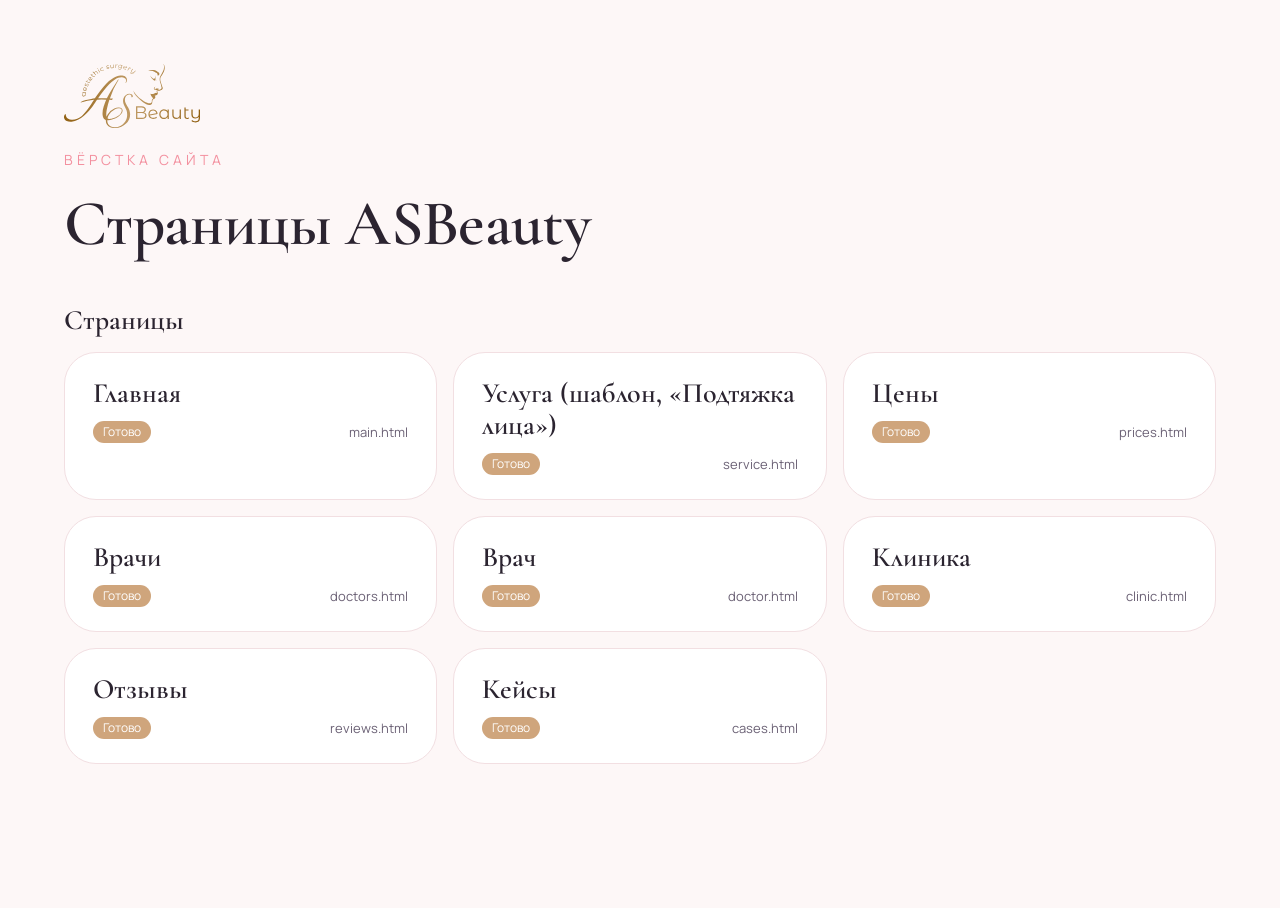
<file: index.html>
<!DOCTYPE html><html lang="ru"><head><meta name="robots" content="noindex, nofollow"><meta charset="utf-8"><meta name="viewport" content="width=device-width, initial-scale=1"><title>ASBeauty — сверстанные страницы</title><meta name="description" content="Оглавление сверстанных страниц сайта клиники ASBeauty."><meta property="og:type" content="website"><meta property="og:locale" content="ru_RU"><meta property="og:site_name" content="ASBeauty"><meta property="og:title" content="ASBeauty — сверстанные страницы"><meta property="og:description" content="Оглавление сверстанных страниц сайта клиники ASBeauty."><meta name="twitter:card" content="summary_large_image"><meta name="twitter:title" content="ASBeauty — сверстанные страницы"><meta name="twitter:description" content="Оглавление сверстанных страниц сайта клиники ASBeauty."><meta name="theme-color" content="#fdf7f7"><link rel="icon" href="./favicon/favicon.ico" sizes="32x32"><link rel="icon" href="./favicon/favicon.svg" type="image/svg+xml"><link rel="apple-touch-icon" href="./favicon/apple-touch-icon.png"><link rel="manifest" href="./site.webmanifest"><link rel="preload" href="./fonts/manrope/manrope-cyrillic-400.woff2" as="font" type="font/woff2" crossorigin><link rel="stylesheet" href="./css/main.css?v=1795263886070"><script src="./js/main.js?v=1795263886070" defer></script></head><body><main class="nav-index"><div class="container"><div class="nav-index__head"><a class="logo" href="main.html" aria-label="ASBeauty — на главную"><img class="logo__image" src="./images/logo/logo.svg" width="136" height="64" alt=""></a><div class="section-head"><div class="section-head__main"><p class="eyebrow">Вёрстка сайта</p><h1 class="h2 nav-index__title">Страницы ASBeauty</h1></div></div></div><h2 class="h3 nav-index__subtitle">Страницы</h2><ul class="nav-index__list"><li class="nav-index__item"><a class="nav-index__link" href="main.html"><span class="h3 nav-index__name">Главная</span><span class="nav-index__meta"><span class="nav-index__status nav-index__status--done">Готово</span><span>main.html</span></span></a></li><li class="nav-index__item"><a class="nav-index__link" href="service.html"><span class="h3 nav-index__name">Услуга (шаблон, «Подтяжка лица»)</span><span class="nav-index__meta"><span class="nav-index__status nav-index__status--done">Готово</span><span>service.html</span></span></a></li><li class="nav-index__item"><a class="nav-index__link" href="prices.html"><span class="h3 nav-index__name">Цены</span><span class="nav-index__meta"><span class="nav-index__status nav-index__status--done">Готово</span><span>prices.html</span></span></a></li><li class="nav-index__item"><a class="nav-index__link" href="doctors.html"><span class="h3 nav-index__name">Врачи</span><span class="nav-index__meta"><span class="nav-index__status nav-index__status--done">Готово</span><span>doctors.html</span></span></a></li><li class="nav-index__item"><a class="nav-index__link" href="doctor.html"><span class="h3 nav-index__name">Врач</span><span class="nav-index__meta"><span class="nav-index__status nav-index__status--done">Готово</span><span>doctor.html</span></span></a></li><li class="nav-index__item"><a class="nav-index__link" href="clinic.html"><span class="h3 nav-index__name">Клиника</span><span class="nav-index__meta"><span class="nav-index__status nav-index__status--done">Готово</span><span>clinic.html</span></span></a></li><li class="nav-index__item"><a class="nav-index__link" href="reviews.html"><span class="h3 nav-index__name">Отзывы</span><span class="nav-index__meta"><span class="nav-index__status nav-index__status--done">Готово</span><span>reviews.html</span></span></a></li><li class="nav-index__item"><a class="nav-index__link" href="cases.html"><span class="h3 nav-index__name">Кейсы</span><span class="nav-index__meta"><span class="nav-index__status nav-index__status--done">Готово</span><span>cases.html</span></span></a></li></ul></div></main></body></html>
</file>
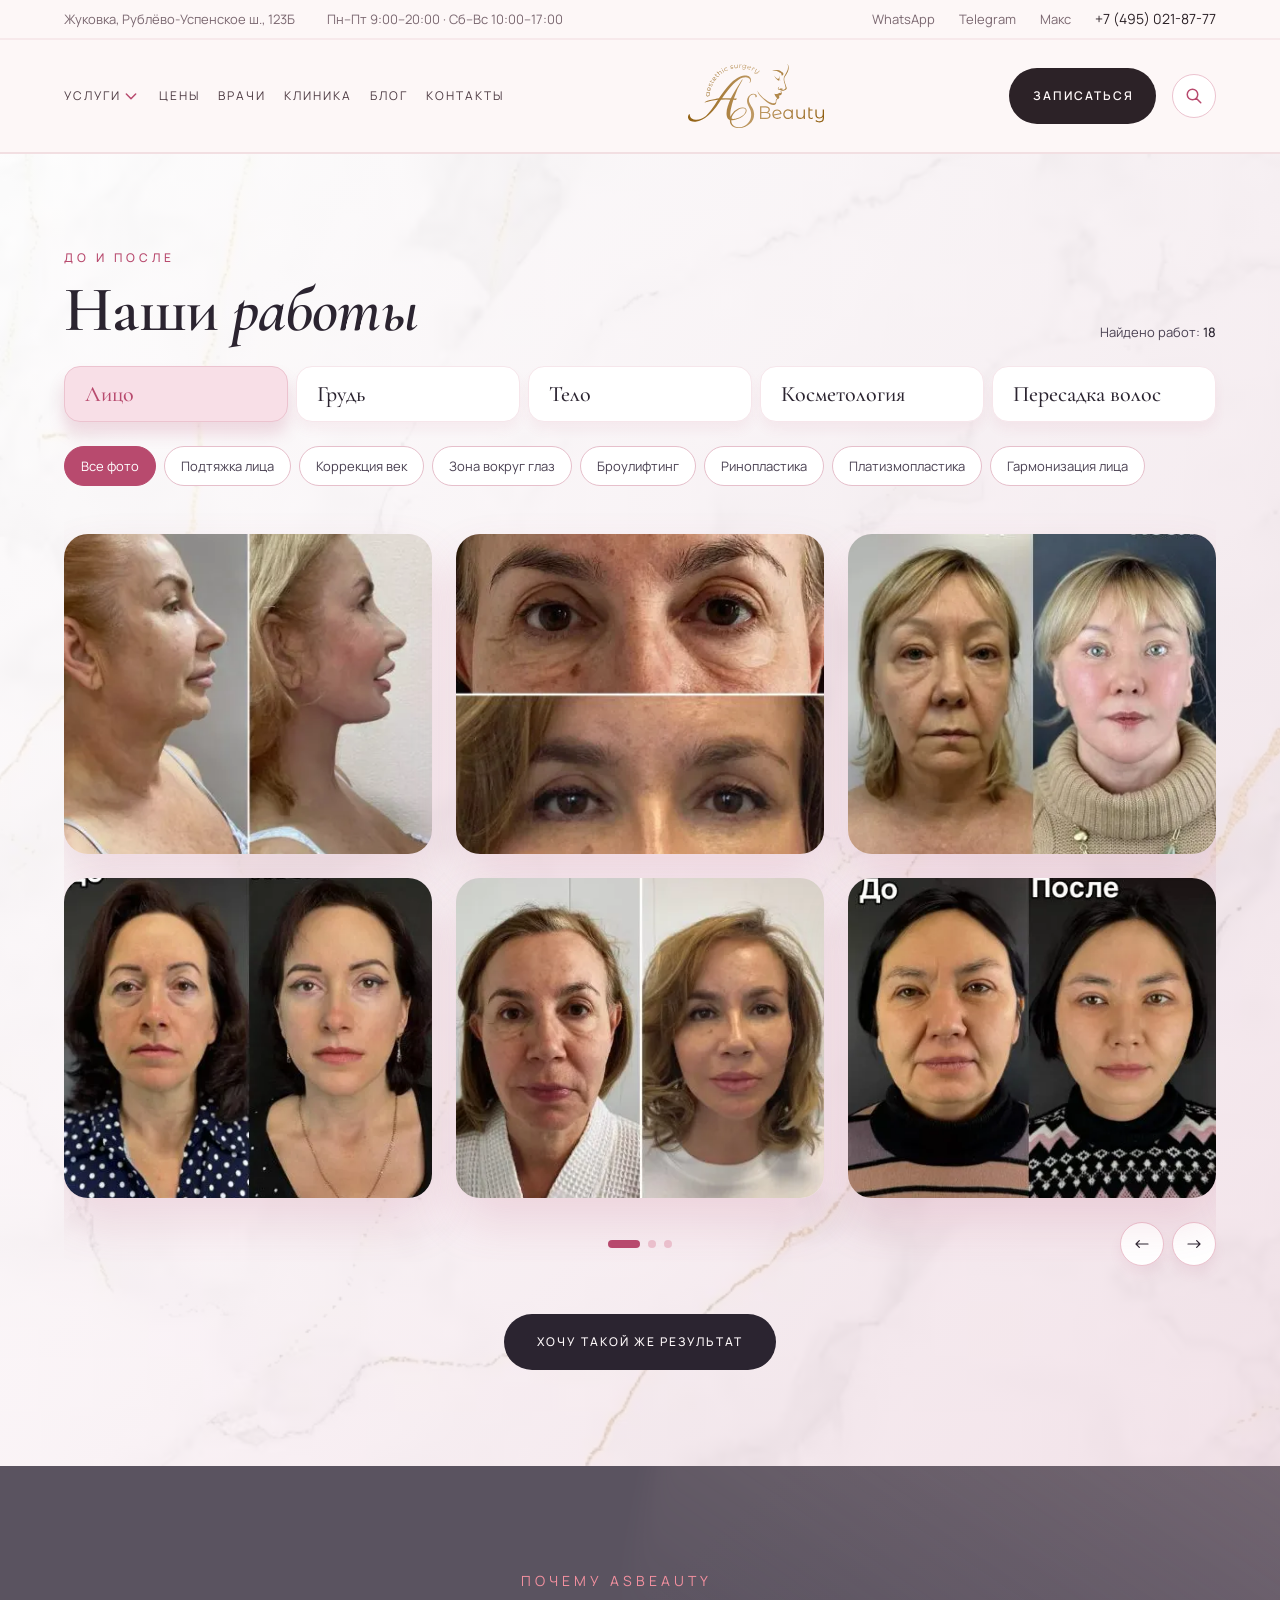
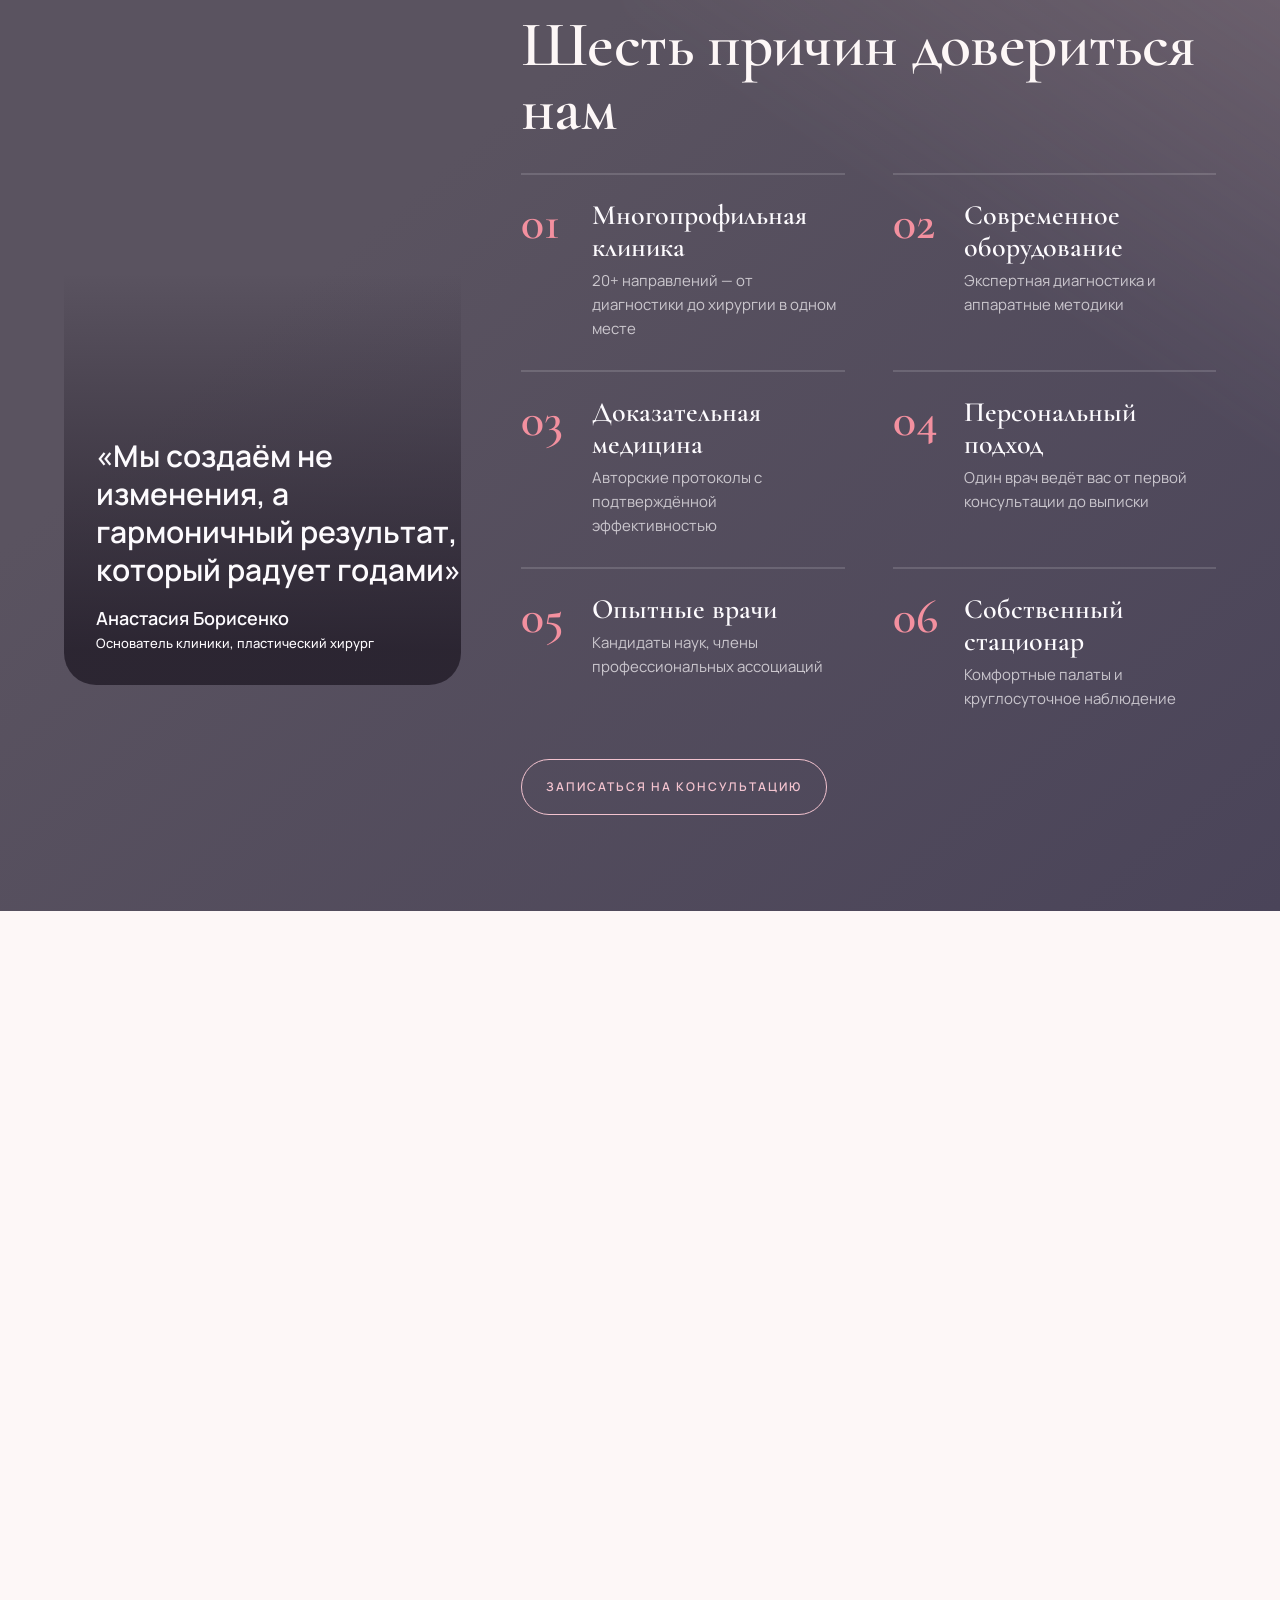
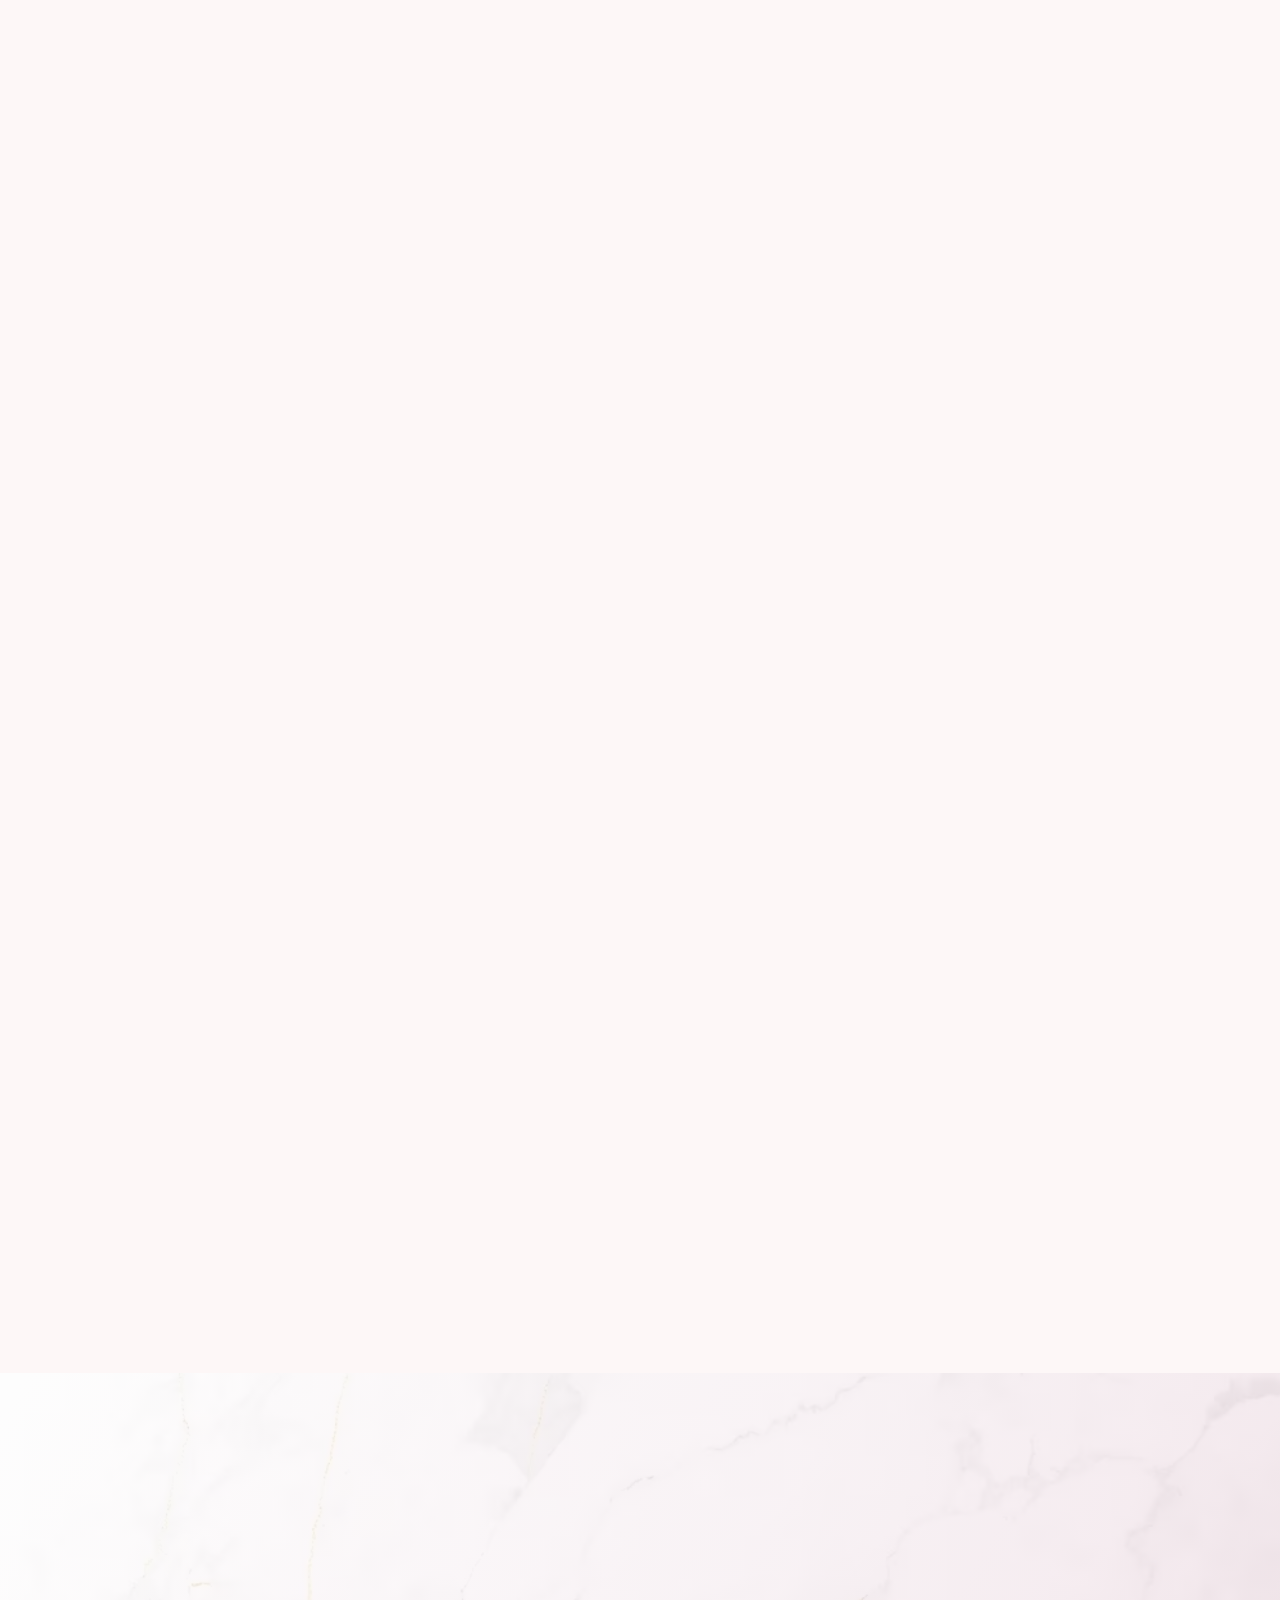
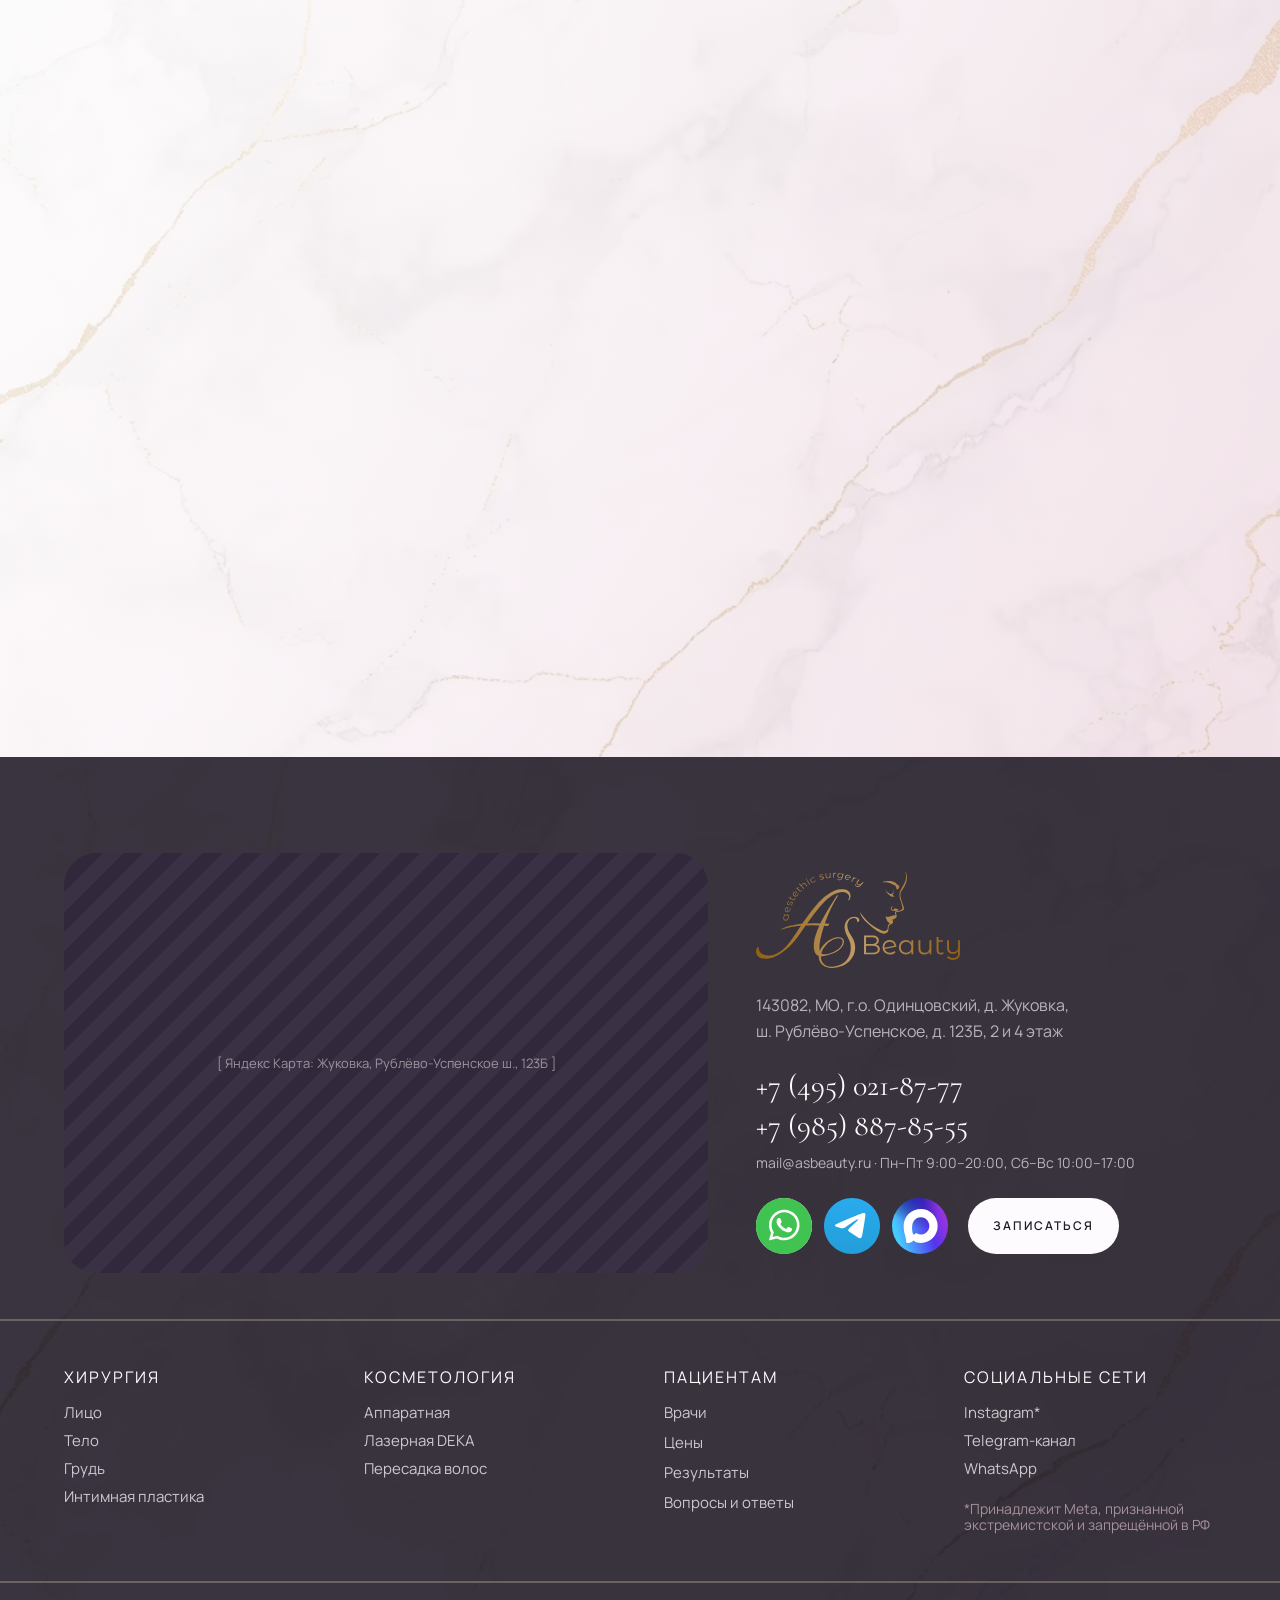
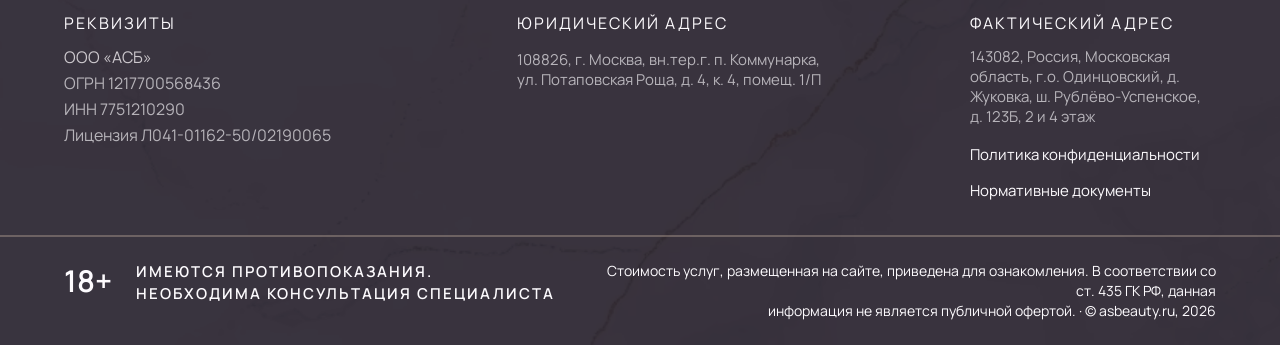
<file: cases.html>
<!DOCTYPE html><html lang="ru"><head><meta name="robots" content="noindex, nofollow"><meta charset="utf-8"><meta name="viewport" content="width=device-width, initial-scale=1"><title>Кейсы до и после — работы хирургов ASBeauty</title><meta name="description" content="Фото до и после пластических операций в клинике ASBeauty: подтяжка лица, ринопластика, маммопластика, пластика тела, косметология."><meta property="og:type" content="website"><meta property="og:locale" content="ru_RU"><meta property="og:site_name" content="ASBeauty"><meta property="og:title" content="Кейсы до и после — работы хирургов ASBeauty"><meta property="og:url" content="https://shodibek.github.io/ASBeauty/cases.html"><meta property="og:description" content="Фото до и после пластических операций в клинике ASBeauty: подтяжка лица, ринопластика, маммопластика, пластика тела, косметология."><meta property="og:image" content="https://shodibek.github.io/ASBeauty/images/hero/main-hero.webp"><meta name="twitter:card" content="summary_large_image"><meta name="twitter:title" content="Кейсы до и после — работы хирургов ASBeauty"><meta name="twitter:description" content="Фото до и после пластических операций в клинике ASBeauty: подтяжка лица, ринопластика, маммопластика, пластика тела, косметология."><meta name="twitter:image" content="https://shodibek.github.io/ASBeauty/images/hero/main-hero.webp"><meta name="theme-color" content="#fdf7f7"><link rel="canonical" href="https://shodibek.github.io/ASBeauty/cases.html"><link rel="icon" href="./favicon/favicon.ico" sizes="32x32"><link rel="icon" href="./favicon/favicon.svg" type="image/svg+xml"><link rel="apple-touch-icon" href="./favicon/apple-touch-icon.png"><link rel="manifest" href="./site.webmanifest"><link rel="preload" href="./fonts/manrope/manrope-cyrillic-400.woff2" as="font" type="font/woff2" crossorigin><link rel="stylesheet" href="./css/main.css?v=1795263883658"><script src="./js/main.js?v=1795263883658" defer></script><script type="application/ld+json">{"@context":"https://schema.org","@type":"MedicalClinic","name":"ASBeauty","description":"Клиника инновационной пластической хирургии и косметологии","url":"https://shodibek.github.io/ASBeauty/","logo":"https://shodibek.github.io/ASBeauty/images/logo/logo.svg","image":"https://shodibek.github.io/ASBeauty/images/hero/main-hero.webp","email":"mail@asbeauty.ru","telephone":["+74950218777","+79858878555"],"address":{"@type":"PostalAddress","streetAddress":"Рублёво-Успенское ш., 123Б","addressLocality":"Жуковка","addressRegion":"Московская область","addressCountry":"RU"},"openingHoursSpecification":[{"@type":"OpeningHoursSpecification","dayOfWeek":["Monday","Tuesday","Wednesday","Thursday","Friday"],"opens":"09:00","closes":"20:00"},{"@type":"OpeningHoursSpecification","dayOfWeek":["Saturday","Sunday"],"opens":"10:00","closes":"17:00"}],"medicalSpecialty":["PlasticSurgery","Dermatology"],"priceRange":"₽₽₽"}</script></head><body><header class="header js-header"><div class="header__bar"><div class="header__top"><div class="container header__top-inner"><div class="header__info"><span>Жуковка, Рублёво-Успенское ш., 123Б</span><span>Пн–Пт 9:00–20:00 · Сб–Вс 10:00–17:00</span></div><div class="header__contacts"><a class="header__contact" href="#">WhatsApp</a><a class="header__contact" href="#">Telegram</a><a class="header__contact" href="#">Макс</a><a class="header__phone" href="tel:+74950218777">+7 (495) 021-87-77</a></div></div></div><div class="container header__main"><nav class="header__nav" aria-label="Основное меню"><ul class="header__menu"><li class="header__menu-item js-header-dropdown"><button class="header__menu-link header__menu-toggle js-header-dropdown-toggle" type="button" aria-expanded="false" aria-controls="header-services"><span class="header__menu-text">Услуги</span><svg class="header__chevron" aria-hidden="true" focusable="false"><use href="./images/sprites.svg#chevron-down"></use></svg></button><div class="header__dropdown" id="header-services"><div class="header__dropdown-group"><p class="header__dropdown-title">Хирургия</p><ul class="header__dropdown-list"><li><a class="header__dropdown-link" href="service.html">Лицо</a></li><li><a class="header__dropdown-link" href="service.html">Тело</a></li><li><a class="header__dropdown-link" href="service.html">Грудь</a></li><li><a class="header__dropdown-link" href="service.html">Интимная пластика</a></li></ul></div><div class="header__dropdown-group"><p class="header__dropdown-title">Косметология</p><ul class="header__dropdown-list"><li><a class="header__dropdown-link" href="service.html">Аппаратная</a></li><li><a class="header__dropdown-link" href="service.html">Лазерная DEKA</a></li><li><a class="header__dropdown-link" href="service.html">Пересадка волос</a></li></ul></div></div></li><li class="header__menu-item"><a class="header__menu-link" href="prices.html"><span class="header__menu-text">Цены</span></a></li><li class="header__menu-item"><a class="header__menu-link" href="doctors.html"><span class="header__menu-text">Врачи</span></a></li><li class="header__menu-item"><a class="header__menu-link" href="clinic.html"><span class="header__menu-text">Клиника</span></a></li><li class="header__menu-item"><a class="header__menu-link" href="#"><span class="header__menu-text">Блог</span></a></li><li class="header__menu-item"><a class="header__menu-link" href="#"><span class="header__menu-text">Контакты</span></a></li></ul></nav><a class="logo header__logo" href="main.html" aria-label="ASBeauty — на главную"><img class="logo__image" src="./images/logo/logo.svg" width="136" height="64" alt=""></a><div class="header__actions"><form class="header__search" action="#" method="get" role="search"><label class="visually-hidden" for="header-search-input">Поиск по услугам</label><svg class="header__search-icon" aria-hidden="true" focusable="false"><use href="./images/sprites.svg#search"></use></svg><input class="header__search-input" id="header-search-input" type="search" name="q" placeholder="Поиск по услугам" autocomplete="off"></form><a class="button header__button" href="#booking">Записаться</a><button class="header__icon-button header__icon-button--search js-header-search-toggle" type="button" aria-label="Поиск" aria-expanded="false" aria-controls="header-search-panel"><svg class="header__icon" aria-hidden="true" focusable="false"><use href="./images/sprites.svg#search"></use></svg></button><a class="header__icon-button" href="tel:+74950218777" aria-label="Позвонить в клинику"><svg class="header__icon" aria-hidden="true" focusable="false"><use href="./images/sprites.svg#phone"></use></svg></a><button class="header__icon-button header__icon-button--dark js-header-burger" type="button" aria-label="Открыть меню" aria-expanded="false" aria-controls="header-mobile-menu"><svg class="header__icon header__icon--menu" aria-hidden="true" focusable="false"><use href="./images/sprites.svg#menu"></use></svg><svg class="header__icon header__icon--close" aria-hidden="true" focusable="false"><use href="./images/sprites.svg#close"></use></svg></button></div></div><div class="header__search-panel" id="header-search-panel"><div class="container"><form class="header__search header__search--panel" action="#" method="get" role="search"><label class="visually-hidden" for="header-search-panel-input">Поиск по услугам</label><svg class="header__search-icon" aria-hidden="true" focusable="false"><use href="./images/sprites.svg#search"></use></svg><input class="header__search-input" id="header-search-panel-input" type="search" name="q" placeholder="Поиск по услугам" autocomplete="off"></form></div></div></div><div class="header__mobile" id="header-mobile-menu"><nav class="header__mobile-nav" aria-label="Мобильное меню"><ul class="header__mobile-list"><li class="header__mobile-item js-header-accordion"><button class="header__mobile-link js-header-accordion-toggle" type="button" aria-expanded="false" aria-controls="header-mobile-services">Услуги<svg class="header__chevron" aria-hidden="true" focusable="false"><use href="./images/sprites.svg#chevron-down"></use></svg></button><div class="header__mobile-services" id="header-mobile-services"><div class="header__mobile-services-inner"><div class="header__mobile-services-content"><div class="header__dropdown-group"><p class="header__dropdown-title">Хирургия</p><ul class="header__dropdown-list"><li><a class="header__dropdown-link" href="service.html">Лицо</a></li><li><a class="header__dropdown-link" href="service.html">Тело</a></li><li><a class="header__dropdown-link" href="service.html">Грудь</a></li><li><a class="header__dropdown-link" href="service.html">Интимная пластика</a></li></ul></div><div class="header__dropdown-group"><p class="header__dropdown-title">Косметология</p><ul class="header__dropdown-list"><li><a class="header__dropdown-link" href="service.html">Аппаратная</a></li><li><a class="header__dropdown-link" href="service.html">Лазерная DEKA</a></li><li><a class="header__dropdown-link" href="service.html">Пересадка волос</a></li></ul></div></div></div></div></li><li class="header__mobile-item"><a class="header__mobile-link" href="prices.html">Цены</a></li><li class="header__mobile-item"><a class="header__mobile-link" href="doctors.html">Врачи</a></li><li class="header__mobile-item"><a class="header__mobile-link" href="clinic.html">Клиника</a></li><li class="header__mobile-item"><a class="header__mobile-link" href="#">Блог</a></li><li class="header__mobile-item"><a class="header__mobile-link" href="#">Контакты</a></li></ul></nav><div class="header__mobile-contacts"><a class="header__mobile-phone" href="tel:+74950218777">+7 (495) 021-87-77</a><p class="text text--s header__mobile-text">Жуковка, Рублёво-Успенское ш., 123Б</p><p class="text text--s header__mobile-text">Пн–Пт 9:00–20:00 · Сб–Вс 10:00–17:00</p><div class="header__mobile-socials"><a class="header__mobile-social" href="#" aria-label="WhatsApp"><img class="header__mobile-social-icon" src="./images/social/whatsapp.svg" width="44" height="44" alt="" loading="lazy"></a><a class="header__mobile-social" href="#" aria-label="Telegram"><img class="header__mobile-social-icon" src="./images/social/telegram.svg" width="44" height="44" alt="" loading="lazy"></a><a class="header__mobile-social" href="#" aria-label="Макс"><img class="header__mobile-social-icon" src="./images/social/max.svg" width="44" height="44" alt="" loading="lazy"></a></div><a class="button button--block header__mobile-button" href="#booking">Записаться</a></div></div></header><main><section class="works js-works" id="works" aria-labelledby="works-title" data-page-size="6" data-mobile-step="2"><div class="container"><div class="works__head"><div class="works__heading"><p class="eyebrow eyebrow--strong">До и после</p><h1 class="h2 works__title" id="works-title"><span class="works__word works__word--first">Наши</span> <span class="works__word works__word--second">работы</span></h1></div><p class="works__found">Найдено работ: <span class="works__found-count js-works-count">18</span></p></div><div class="works__filters"><div class="works__tabs" role="group" aria-label="Направления"><button class="works__tab js-works-tab is-active" type="button" aria-pressed="true" aria-controls="works-panel-face" data-value="face">Лицо</button><button class="works__tab js-works-tab" type="button" aria-pressed="false" aria-controls="works-panel-breast" data-value="breast">Грудь</button><button class="works__tab js-works-tab" type="button" aria-pressed="false" aria-controls="works-panel-body" data-value="body">Тело</button><button class="works__tab js-works-tab" type="button" aria-pressed="false" aria-controls="works-panel-cosmetology" data-value="cosmetology">Косметология</button><button class="works__tab js-works-tab" type="button" aria-pressed="false" aria-controls="works-panel-hair" data-value="hair">Пересадка волос</button></div><div class="dropdown works__select js-dropdown js-works-select"><button class="dropdown__toggle works__select-toggle js-dropdown-toggle" type="button" aria-expanded="false" aria-controls="works-select-list" aria-label="Выбрать направление"><span class="works__select-value js-dropdown-label"><span>Лицо</span><span class="works__select-count">18</span></span><svg class="dropdown__icon works__select-icon" aria-hidden="true" focusable="false"><use href="./images/sprites.svg#chevron-down"></use></svg></button><div class="dropdown__panel"><div class="dropdown__inner"><ul class="dropdown__list" id="works-select-list" role="listbox"><li><button class="dropdown__option js-dropdown-option is-active" type="button" role="option" aria-selected="true" data-value="face"><span class="works__select-option js-dropdown-option-label"><span>Лицо</span><span class="works__select-count">18</span></span></button></li><li><button class="dropdown__option js-dropdown-option" type="button" role="option" aria-selected="false" data-value="breast"><span class="works__select-option js-dropdown-option-label"><span>Грудь</span><span class="works__select-count">0</span></span></button></li><li><button class="dropdown__option js-dropdown-option" type="button" role="option" aria-selected="false" data-value="body"><span class="works__select-option js-dropdown-option-label"><span>Тело</span><span class="works__select-count">0</span></span></button></li><li><button class="dropdown__option js-dropdown-option" type="button" role="option" aria-selected="false" data-value="cosmetology"><span class="works__select-option js-dropdown-option-label"><span>Косметология</span><span class="works__select-count">1</span></span></button></li><li><button class="dropdown__option js-dropdown-option" type="button" role="option" aria-selected="false" data-value="hair"><span class="works__select-option js-dropdown-option-label"><span>Пересадка волос</span><span class="works__select-count">11</span></span></button></li></ul></div></div></div><div class="works__chips js-works-chips" data-category="face"><button class="chip works__chip js-works-chip is-active" type="button" aria-pressed="true" data-value="all">Все фото</button><button class="chip works__chip js-works-chip" type="button" aria-pressed="false" data-value="Подтяжка лица">Подтяжка лица</button><button class="chip works__chip js-works-chip" type="button" aria-pressed="false" data-value="Коррекция век">Коррекция век</button><button class="chip works__chip js-works-chip" type="button" aria-pressed="false" data-value="Зона вокруг глаз">Зона вокруг глаз</button><button class="chip works__chip js-works-chip" type="button" aria-pressed="false" data-value="Броулифтинг">Броулифтинг</button><button class="chip works__chip js-works-chip" type="button" aria-pressed="false" data-value="Ринопластика">Ринопластика</button><button class="chip works__chip js-works-chip" type="button" aria-pressed="false" data-value="Платизмопластика">Платизмопластика</button><button class="chip works__chip js-works-chip" type="button" aria-pressed="false" data-value="Гармонизация лица">Гармонизация лица</button></div><div class="works__chips js-works-chips" data-category="breast" hidden><button class="chip works__chip js-works-chip is-active" type="button" aria-pressed="true" data-value="all">Все фото</button></div><div class="works__chips js-works-chips" data-category="body" hidden><button class="chip works__chip js-works-chip is-active" type="button" aria-pressed="true" data-value="all">Все фото</button></div><div class="works__chips js-works-chips" data-category="cosmetology" hidden><button class="chip works__chip js-works-chip is-active" type="button" aria-pressed="true" data-value="all">Все фото</button></div><div class="works__chips js-works-chips" data-category="hair" hidden><button class="chip works__chip js-works-chip is-active" type="button" aria-pressed="true" data-value="all">Все фото</button></div></div><div class="works__panel js-works-panel" id="works-panel-face" data-category="face"><div class="swiper works__slider"><ul class="swiper-wrapper works__pages js-works-pages" aria-live="polite"><li class="swiper-slide works__page"><ul class="works__grid"><li class="works__item js-works-item" data-sub="Подтяжка лица" data-index="0"><a class="works__link js-works-link" href="./images/works/work-1.webp" aria-label="Подтяжка лица — открыть фото до и после"><img class="works__image" src="./images/works/work-1.webp" width="391" height="391" alt="Подтяжка лица — фото до и после" loading="lazy" decoding="async" draggable="false"></a></li><li class="works__item js-works-item" data-sub="Коррекция век" data-index="1"><a class="works__link js-works-link" href="./images/works/work-2.webp" aria-label="Коррекция век — открыть фото до и после"><img class="works__image" src="./images/works/work-2.webp" width="389" height="389" alt="Коррекция век — фото до и после" loading="lazy" decoding="async" draggable="false"></a></li><li class="works__item js-works-item" data-sub="Подтяжка лица" data-index="2"><a class="works__link js-works-link" href="./images/works/work-3.webp" aria-label="Подтяжка лица — открыть фото до и после"><img class="works__image" src="./images/works/work-3.webp" width="396" height="398" alt="Подтяжка лица — фото до и после" loading="lazy" decoding="async" draggable="false"></a></li><li class="works__item js-works-item" data-sub="Зона вокруг глаз" data-index="3"><a class="works__link js-works-link" href="./images/works/work-4.webp" aria-label="Зона вокруг глаз — открыть фото до и после"><img class="works__image" src="./images/works/work-4.webp" width="396" height="397" alt="Зона вокруг глаз — фото до и после" loading="lazy" decoding="async" draggable="false"></a></li><li class="works__item js-works-item" data-sub="Подтяжка лица" data-index="4"><a class="works__link js-works-link" href="./images/works/work-5.webp" aria-label="Подтяжка лица — открыть фото до и после"><img class="works__image" src="./images/works/work-5.webp" width="390" height="392" alt="Подтяжка лица — фото до и после" loading="lazy" decoding="async" draggable="false"></a></li><li class="works__item js-works-item" data-sub="Подтяжка лица" data-index="5"><a class="works__link js-works-link" href="./images/works/work-6.webp" aria-label="Подтяжка лица — открыть фото до и после"><img class="works__image" src="./images/works/work-6.webp" width="415" height="373" alt="Подтяжка лица — фото до и после" loading="lazy" decoding="async" draggable="false"></a></li></ul></li><li class="swiper-slide works__page"><ul class="works__grid"><li class="works__item js-works-item" data-sub="Коррекция век" data-index="6"><a class="works__link js-works-link" href="./images/works/blepharoplasty-1.webp" aria-label="Коррекция век — открыть фото до и после"><img class="works__image" src="./images/works/blepharoplasty-1.webp" width="1080" height="1080" alt="Коррекция век — фото до и после" loading="lazy" decoding="async" draggable="false"></a></li><li class="works__item js-works-item" data-sub="Коррекция век" data-index="7"><a class="works__link js-works-link" href="./images/works/blepharoplasty-2.webp" aria-label="Коррекция век — открыть фото до и после"><img class="works__image" src="./images/works/blepharoplasty-2.webp" width="1080" height="1080" alt="Коррекция век — фото до и после" loading="lazy" decoding="async" draggable="false"></a></li><li class="works__item js-works-item" data-sub="Коррекция век" data-index="8"><a class="works__link js-works-link" href="./images/works/blepharoplasty-3.webp" aria-label="Коррекция век — открыть фото до и после"><img class="works__image" src="./images/works/blepharoplasty-3.webp" width="1080" height="1080" alt="Коррекция век — фото до и после" loading="lazy" decoding="async" draggable="false"></a></li><li class="works__item js-works-item" data-sub="Коррекция век" data-index="9"><a class="works__link js-works-link" href="./images/works/blepharoplasty-4.webp" aria-label="Коррекция век — открыть фото до и после"><img class="works__image" src="./images/works/blepharoplasty-4.webp" width="1080" height="1080" alt="Коррекция век — фото до и после" loading="lazy" decoding="async" draggable="false"></a></li><li class="works__item js-works-item" data-sub="Коррекция век" data-index="10"><a class="works__link js-works-link" href="./images/works/blepharoplasty-5.webp" aria-label="Коррекция век — открыть фото до и после"><img class="works__image" src="./images/works/blepharoplasty-5.webp" width="1080" height="1080" alt="Коррекция век — фото до и после" loading="lazy" decoding="async" draggable="false"></a></li><li class="works__item js-works-item" data-sub="Коррекция век" data-index="11"><a class="works__link js-works-link" href="./images/works/blepharoplasty-6.webp" aria-label="Коррекция век — открыть фото до и после"><img class="works__image" src="./images/works/blepharoplasty-6.webp" width="1080" height="1080" alt="Коррекция век — фото до и после" loading="lazy" decoding="async" draggable="false"></a></li></ul></li><li class="swiper-slide works__page"><ul class="works__grid"><li class="works__item js-works-item" data-sub="Коррекция век" data-index="12"><a class="works__link js-works-link" href="./images/works/blepharoplasty-7.webp" aria-label="Коррекция век — открыть фото до и после"><img class="works__image" src="./images/works/blepharoplasty-7.webp" width="1080" height="1080" alt="Коррекция век — фото до и после" loading="lazy" decoding="async" draggable="false"></a></li><li class="works__item js-works-item" data-sub="Подтяжка лица" data-index="13"><a class="works__link js-works-link" href="./images/works/smas-lifting-1.webp" aria-label="Подтяжка лица — открыть фото до и после"><img class="works__image" src="./images/works/smas-lifting-1.webp" width="1080" height="1080" alt="Подтяжка лица — фото до и после" loading="lazy" decoding="async" draggable="false"></a></li><li class="works__item js-works-item" data-sub="Платизмопластика" data-index="14"><a class="works__link js-works-link" href="./images/works/platysmaplasty-1.webp" aria-label="Платизмопластика — открыть фото до и после"><img class="works__image" src="./images/works/platysmaplasty-1.webp" width="1080" height="1080" alt="Платизмопластика — фото до и после" loading="lazy" decoding="async" draggable="false"></a></li><li class="works__item js-works-item" data-sub="Гармонизация лица" data-index="15"><a class="works__link js-works-link" href="./images/works/face-harmonization-1.webp" aria-label="Гармонизация лица — открыть фото до и после"><img class="works__image" src="./images/works/face-harmonization-1.webp" width="1080" height="972" alt="Гармонизация лица — фото до и после" loading="lazy" decoding="async" draggable="false"></a></li><li class="works__item js-works-item" data-sub="Гармонизация лица" data-index="16"><a class="works__link js-works-link" href="./images/works/face-harmonization-2.webp" aria-label="Гармонизация лица — открыть фото до и после"><img class="works__image" src="./images/works/face-harmonization-2.webp" width="1080" height="1080" alt="Гармонизация лица — фото до и после" loading="lazy" decoding="async" draggable="false"></a></li><li class="works__item js-works-item" data-sub="Зона вокруг глаз" data-index="17"><a class="works__link js-works-link" href="./images/works/eye-area-1.webp" aria-label="Зона вокруг глаз — открыть фото до и после"><img class="works__image" src="./images/works/eye-area-1.webp" width="1080" height="1080" alt="Зона вокруг глаз — фото до и после" loading="lazy" decoding="async" draggable="false"></a></li></ul></li></ul></div><div class="slider-nav works__nav"><div class="slider-nav__dots js-slider-dots"></div><div class="slider-nav__arrows"><button class="slider-nav__arrow slider-nav__arrow--prev js-slider-prev" type="button" aria-label="Назад"><svg class="slider-nav__arrow-icon" aria-hidden="true" focusable="false"><use href="./images/sprites.svg#arrow-right"></use></svg></button><button class="slider-nav__arrow js-slider-next" type="button" aria-label="Вперёд"><svg class="slider-nav__arrow-icon" aria-hidden="true" focusable="false"><use href="./images/sprites.svg#arrow-right"></use></svg></button></div></div></div><div class="works__panel js-works-panel" id="works-panel-breast" data-category="breast" hidden></div><div class="works__panel js-works-panel" id="works-panel-body" data-category="body" hidden></div><div class="works__panel js-works-panel" id="works-panel-cosmetology" data-category="cosmetology" hidden><div class="swiper works__slider"><ul class="swiper-wrapper works__pages js-works-pages" aria-live="polite"><li class="swiper-slide works__page"><ul class="works__grid"><li class="works__item js-works-item" data-sub="Омоложение кистей рук" data-index="0"><a class="works__link js-works-link" href="./images/works/hands-1.webp" aria-label="Омоложение кистей рук — открыть фото до и после"><img class="works__image" src="./images/works/hands-1.webp" width="1080" height="1080" alt="Омоложение кистей рук — фото до и после" loading="lazy" decoding="async" draggable="false"></a></li></ul></li></ul></div><div class="slider-nav works__nav" hidden><div class="slider-nav__dots js-slider-dots"></div><div class="slider-nav__arrows"><button class="slider-nav__arrow slider-nav__arrow--prev js-slider-prev" type="button" aria-label="Назад"><svg class="slider-nav__arrow-icon" aria-hidden="true" focusable="false"><use href="./images/sprites.svg#arrow-right"></use></svg></button><button class="slider-nav__arrow js-slider-next" type="button" aria-label="Вперёд"><svg class="slider-nav__arrow-icon" aria-hidden="true" focusable="false"><use href="./images/sprites.svg#arrow-right"></use></svg></button></div></div></div><div class="works__panel js-works-panel" id="works-panel-hair" data-category="hair" hidden><div class="swiper works__slider"><ul class="swiper-wrapper works__pages js-works-pages" aria-live="polite"><li class="swiper-slide works__page"><ul class="works__grid"><li class="works__item js-works-item" data-sub="Пересадка волос" data-index="0"><a class="works__link js-works-link" href="./images/works/hair-transplant-1.webp" aria-label="Пересадка волос — открыть фото до и после"><img class="works__image" src="./images/works/hair-transplant-1.webp" width="1080" height="608" alt="Пересадка волос — фото до и после" loading="lazy" decoding="async" draggable="false"></a></li><li class="works__item js-works-item" data-sub="Пересадка волос" data-index="1"><a class="works__link js-works-link" href="./images/works/hair-transplant-2.webp" aria-label="Пересадка волос — открыть фото до и после"><img class="works__image" src="./images/works/hair-transplant-2.webp" width="1080" height="608" alt="Пересадка волос — фото до и после" loading="lazy" decoding="async" draggable="false"></a></li><li class="works__item js-works-item" data-sub="Пересадка волос" data-index="2"><a class="works__link js-works-link" href="./images/works/hair-transplant-3.webp" aria-label="Пересадка волос — открыть фото до и после"><img class="works__image" src="./images/works/hair-transplant-3.webp" width="1080" height="608" alt="Пересадка волос — фото до и после" loading="lazy" decoding="async" draggable="false"></a></li><li class="works__item js-works-item" data-sub="Пересадка волос" data-index="3"><a class="works__link js-works-link" href="./images/works/hair-transplant-4.webp" aria-label="Пересадка волос — открыть фото до и после"><img class="works__image" src="./images/works/hair-transplant-4.webp" width="1080" height="608" alt="Пересадка волос — фото до и после" loading="lazy" decoding="async" draggable="false"></a></li><li class="works__item js-works-item" data-sub="Пересадка волос" data-index="4"><a class="works__link js-works-link" href="./images/works/hair-transplant-5.webp" aria-label="Пересадка волос — открыть фото до и после"><img class="works__image" src="./images/works/hair-transplant-5.webp" width="1080" height="608" alt="Пересадка волос — фото до и после" loading="lazy" decoding="async" draggable="false"></a></li><li class="works__item js-works-item" data-sub="Пересадка волос" data-index="5"><a class="works__link js-works-link" href="./images/works/hair-transplant-6.webp" aria-label="Пересадка волос — открыть фото до и после"><img class="works__image" src="./images/works/hair-transplant-6.webp" width="1080" height="608" alt="Пересадка волос — фото до и после" loading="lazy" decoding="async" draggable="false"></a></li></ul></li><li class="swiper-slide works__page"><ul class="works__grid"><li class="works__item js-works-item" data-sub="Пересадка волос" data-index="6"><a class="works__link js-works-link" href="./images/works/hair-transplant-7.webp" aria-label="Пересадка волос — открыть фото до и после"><img class="works__image" src="./images/works/hair-transplant-7.webp" width="1080" height="608" alt="Пересадка волос — фото до и после" loading="lazy" decoding="async" draggable="false"></a></li><li class="works__item js-works-item" data-sub="Пересадка волос" data-index="7"><a class="works__link js-works-link" href="./images/works/hair-transplant-8.webp" aria-label="Пересадка волос — открыть фото до и после"><img class="works__image" src="./images/works/hair-transplant-8.webp" width="1080" height="608" alt="Пересадка волос — фото до и после" loading="lazy" decoding="async" draggable="false"></a></li><li class="works__item js-works-item" data-sub="Пересадка волос" data-index="8"><a class="works__link js-works-link" href="./images/works/hair-transplant-9.webp" aria-label="Пересадка волос — открыть фото до и после"><img class="works__image" src="./images/works/hair-transplant-9.webp" width="1080" height="608" alt="Пересадка волос — фото до и после" loading="lazy" decoding="async" draggable="false"></a></li><li class="works__item js-works-item" data-sub="Пересадка волос" data-index="9"><a class="works__link js-works-link" href="./images/works/hair-transplant-10.webp" aria-label="Пересадка волос — открыть фото до и после"><img class="works__image" src="./images/works/hair-transplant-10.webp" width="1080" height="608" alt="Пересадка волос — фото до и после" loading="lazy" decoding="async" draggable="false"></a></li><li class="works__item js-works-item" data-sub="Пересадка волос" data-index="10"><a class="works__link js-works-link" href="./images/works/hair-transplant-11.webp" aria-label="Пересадка волос — открыть фото до и после"><img class="works__image" src="./images/works/hair-transplant-11.webp" width="1080" height="608" alt="Пересадка волос — фото до и после" loading="lazy" decoding="async" draggable="false"></a></li></ul></li></ul></div><div class="slider-nav works__nav"><div class="slider-nav__dots js-slider-dots"></div><div class="slider-nav__arrows"><button class="slider-nav__arrow slider-nav__arrow--prev js-slider-prev" type="button" aria-label="Назад"><svg class="slider-nav__arrow-icon" aria-hidden="true" focusable="false"><use href="./images/sprites.svg#arrow-right"></use></svg></button><button class="slider-nav__arrow js-slider-next" type="button" aria-label="Вперёд"><svg class="slider-nav__arrow-icon" aria-hidden="true" focusable="false"><use href="./images/sprites.svg#arrow-right"></use></svg></button></div></div></div><div class="works__actions"><button class="button button--outline-dark works__more js-works-more" type="button" hidden>Показать ещё</button><a class="button works__cta" href="#booking">Хочу такой же результат</a></div></div></section><section class="why" id="why" aria-labelledby="why-title"><div class="container why__inner"><div class="why__head"><p class="eyebrow why__eyebrow">Почему ASBeauty</p><h2 class="h2 why__title" id="why-title">Шесть причин<br class="why__br"> довериться нам</h2></div><div class="why__photo"><picture class="why__picture"><source srcset="./images/doctors/doctor-1.avif" type="image/avif"><img class="why__image" src="./images/doctors/doctor-1.webp" width="480" height="708" alt="Анастасия Борисенко, основатель клиники, пластический хирург" loading="lazy" decoding="async" draggable="false"></picture><blockquote class="why__quote"><p class="why__quote-text">«Мы создаём не изменения, а гармоничный результат, который радует годами»</p><footer class="why__author"><span class="why__author-name">Анастасия Борисенко</span><span class="why__author-role">Основатель клиники, пластический хирург</span></footer></blockquote></div><ol class="why__list js-stagger"><li class="why__item"><span class="why__number" aria-hidden="true">01</span><div class="why__text"><h3 class="why__name">Многопрофильная клиника</h3><p class="why__description">20+ направлений — от диагностики до хирургии в одном месте</p></div></li><li class="why__item"><span class="why__number" aria-hidden="true">02</span><div class="why__text"><h3 class="why__name">Современное оборудование</h3><p class="why__description">Экспертная диагностика и аппаратные методики</p></div></li><li class="why__item"><span class="why__number" aria-hidden="true">03</span><div class="why__text"><h3 class="why__name">Доказательная медицина</h3><p class="why__description">Авторские протоколы с подтверждённой эффективностью</p></div></li><li class="why__item"><span class="why__number" aria-hidden="true">04</span><div class="why__text"><h3 class="why__name">Персональный подход</h3><p class="why__description">Один врач ведёт вас от первой консультации до выписки</p></div></li><li class="why__item"><span class="why__number" aria-hidden="true">05</span><div class="why__text"><h3 class="why__name">Опытные врачи</h3><p class="why__description">Кандидаты наук, члены профессиональных ассоциаций</p></div></li><li class="why__item"><span class="why__number" aria-hidden="true">06</span><div class="why__text"><h3 class="why__name">Собственный стационар</h3><p class="why__description">Комфортные палаты и круглосуточное наблюдение</p></div></li></ol><div class="why__actions"><a class="button button--outline-light why__button" href="#booking">Записаться на консультацию</a></div></div></section><section class="booking js-booking" id="booking" aria-labelledby="booking-title"><div class="container"><div class="booking__card"><div class="booking__media"><button class="booking__video js-video-note" type="button" data-src="./video/consult-note.mp4" data-duration="0:30" aria-pressed="false" aria-label="Смотреть видео: Анастасия Борисенко, о первой консультации — за минуту"><picture class="booking__picture"><source srcset="./images/booking/coordinator.avif" type="image/avif"><img class="booking__photo" src="./images/booking/coordinator.webp" width="610" height="900" alt="Анастасия Борисенко, координатор клиники" loading="lazy" decoding="async" draggable="false"></picture><span class="booking__ring js-video-note-ring" aria-hidden="true"><svg class="booking__ring-svg" width="440" height="440" focusable="false" viewBox="0 0 100 100"><circle class="booking__ring-track" cx="50" cy="50" r="46.36"></circle><circle class="booking__ring-progress" cx="50" cy="50" r="46.36"></circle></svg><span class="booking__knob"></span></span><span class="booking__play" aria-hidden="true"><svg class="booking__play-icon" aria-hidden="true" focusable="false"><use href="./images/sprites.svg#play"></use></svg></span><span class="booking__time"><svg class="booking__sound" aria-hidden="true" focusable="false"><use href="./images/sprites.svg#sound-off"></use></svg><span class="js-video-note-time">0:30</span></span></button><p class="booking__person"><span class="booking__name">Анастасия Борисенко</span><span class="booking__caption">О первой консультации — за минуту</span></p></div><div class="booking__body"><div class="booking__content js-booking-content"><h2 class="booking__title" id="booking-title">Первый шаг к<br> желаемому результату</h2><p class="booking__text">Координатор заботы подберёт хирурга<br class="booking__br"> и удобное время.</p><form class="booking__form js-booking-form" action="#" method="post" novalidate><label class="field"><span class="visually-hidden">Имя</span><input class="field__input" type="text" name="name" placeholder="Имя" autocomplete="name" required minlength="2" aria-describedby="booking-name-error"><span class="field__error" id="booking-name-error">Укажите имя</span></label><label class="field"><span class="visually-hidden">Телефон</span><input class="field__input js-phone" type="tel" name="phone" placeholder="+7 (___) ___-__-__" autocomplete="tel" inputmode="tel" required aria-describedby="booking-phone-error"><span class="field__error" id="booking-phone-error">Введите номер полностью</span></label><label class="field"><span class="visually-hidden">Ник в телеграм</span><input class="field__input" type="text" name="telegram" placeholder="Ник в телеграм, например @username" data-placeholder-mobile="Ник в телеграм" autocomplete="off" aria-describedby="booking-telegram-error"><span class="field__error" id="booking-telegram-error">Ник начинается с @ и содержит от 5 символов</span></label><fieldset class="booking__messengers"><legend class="booking__messengers-label">Связаться через</legend><div class="booking__messengers-list"><label class="booking__messenger"><input class="booking__messenger-input" type="radio" name="messenger" value="whatsapp"><img class="booking__messenger-icon" src="./images/social/whatsapp-color.svg" width="40" height="40" alt="WhatsApp" loading="lazy"></label><label class="booking__messenger"><input class="booking__messenger-input" type="radio" name="messenger" value="telegram"><img class="booking__messenger-icon" src="./images/social/telegram-color.svg" width="40" height="40" alt="Telegram" loading="lazy"></label><label class="booking__messenger"><input class="booking__messenger-input" type="radio" name="messenger" value="max"><img class="booking__messenger-icon" src="./images/social/max-color.svg" width="40" height="40" alt="Макс" loading="lazy"></label></div></fieldset><label class="checkbox booking__consent"><input class="checkbox__input" type="checkbox" name="consent" required><span class="checkbox__box" aria-hidden="true"></span><span class="checkbox__label">Согласна на обработку персональных данных</span></label><button class="button button--block booking__submit" type="submit">Записаться на консультацию</button></form></div><div class="booking__success js-booking-success" hidden tabindex="-1"><p class="booking__title">Спасибо!</p><p class="booking__text">Заявка отправлена. Координатор свяжется с вами в ближайшее время.</p></div></div></div></div></section><section class="clinic js-clinic" id="clinic" aria-labelledby="clinic-title"><div class="container"><div class="clinic__head"><div class="clinic__heading"><p class="eyebrow eyebrow--strong">Жуковка · 2 и 4 этаж</p><h2 class="h2 clinic__title" id="clinic-title"><span class="h2__accent">Пространство</span> клиники</h2></div><p class="clinic__lead">Современная клиника на двух этажах: комфортные зоны ожидания, уютные палаты, оборудование последнего поколения. Атмосфера, в которой легко довериться врачу.</p></div><div class="swiper clinic__slider"><div class="swiper-wrapper"><ul class="swiper-slide clinic__grid"><li class="clinic__item clinic__item--1"><picture class="clinic__picture"><source srcset="./images/clinic/reception.avif" type="image/avif"><img class="clinic__image" src="./images/clinic/reception.webp" width="1000" height="667" alt="Ресепшен — интерьер клиники ASBeauty" loading="lazy" decoding="async" draggable="false"></picture><button class="clinic__play js-video" type="button" data-video="./video/hero.mp4" data-video-group="clinic" aria-label="Смотреть видео: Ресепшен"><span class="clinic__play-circle"><svg class="clinic__play-icon" aria-hidden="true" focusable="false"><use href="./images/sprites.svg#play"></use></svg></span></button><span class="clinic__label">Ресепшен</span></li><li class="clinic__item clinic__item--2"><picture class="clinic__picture"><source srcset="./images/clinic/consultation.avif" type="image/avif"><img class="clinic__image" src="./images/clinic/consultation.webp" width="1000" height="621" alt="Кабинет консультаций — интерьер клиники ASBeauty" loading="lazy" decoding="async" draggable="false"></picture><a class="clinic__zoom js-clinic-zoom" href="./images/clinic/consultation.webp" aria-label="Увеличить фото: Кабинет консультаций"></a><span class="clinic__label">Кабинет консультаций</span></li><li class="clinic__item clinic__item--3"><picture class="clinic__picture"><source srcset="./images/clinic/ward.avif" type="image/avif"><img class="clinic__image" src="./images/clinic/ward.webp" width="1000" height="671" alt="Палата стационара — интерьер клиники ASBeauty" loading="lazy" decoding="async" draggable="false"></picture><a class="clinic__zoom js-clinic-zoom" href="./images/clinic/ward.webp" aria-label="Увеличить фото: Палата стационара"></a><span class="clinic__label">Палата стационара</span></li><li class="clinic__item clinic__item--4"><picture class="clinic__picture"><source srcset="./images/clinic/equipment.avif" type="image/avif"><img class="clinic__image" src="./images/clinic/equipment.webp" width="788" height="485" alt="Аппаратный кабинет — интерьер клиники ASBeauty" loading="lazy" decoding="async" draggable="false"></picture><a class="clinic__zoom js-clinic-zoom" href="./images/clinic/equipment.webp" aria-label="Увеличить фото: Аппаратный кабинет"></a><span class="clinic__label">Аппаратный кабинет</span></li></ul><ul class="swiper-slide clinic__grid"><li class="clinic__item clinic__item--1"><picture class="clinic__picture"><img class="clinic__image" src="./images/clinic/reception-desk.webp" width="1280" height="720" alt="Стойка ресепшена — интерьер клиники ASBeauty" loading="lazy" decoding="async" draggable="false"></picture><a class="clinic__zoom js-clinic-zoom" href="./images/clinic/reception-desk.webp" aria-label="Увеличить фото: Стойка ресепшена"></a><span class="clinic__label">Стойка ресепшена</span></li><li class="clinic__item clinic__item--2"><picture class="clinic__picture"><img class="clinic__image" src="./images/clinic/hall-logo.webp" width="1280" height="720" alt="Холл с логотипом — интерьер клиники ASBeauty" loading="lazy" decoding="async" draggable="false"></picture><a class="clinic__zoom js-clinic-zoom" href="./images/clinic/hall-logo.webp" aria-label="Увеличить фото: Холл с логотипом"></a><span class="clinic__label">Холл с логотипом</span></li><li class="clinic__item clinic__item--3"><picture class="clinic__picture"><img class="clinic__image" src="./images/clinic/certificates-wall.webp" width="1280" height="720" alt="Стена сертификатов — интерьер клиники ASBeauty" loading="lazy" decoding="async" draggable="false"></picture><a class="clinic__zoom js-clinic-zoom" href="./images/clinic/certificates-wall.webp" aria-label="Увеличить фото: Стена сертификатов"></a><span class="clinic__label">Стена сертификатов</span></li><li class="clinic__item clinic__item--4"><picture class="clinic__picture"><img class="clinic__image" src="./images/clinic/consultation-doctor.webp" width="1280" height="720" alt="Консультация врача — интерьер клиники ASBeauty" loading="lazy" decoding="async" draggable="false"></picture><a class="clinic__zoom js-clinic-zoom" href="./images/clinic/consultation-doctor.webp" aria-label="Увеличить фото: Консультация врача"></a><span class="clinic__label">Консультация врача</span></li></ul><ul class="swiper-slide clinic__grid"><li class="clinic__item clinic__item--1"><picture class="clinic__picture"><img class="clinic__image" src="./images/clinic/hall.webp" width="1280" height="720" alt="Холл — интерьер клиники ASBeauty" loading="lazy" decoding="async" draggable="false"></picture><a class="clinic__zoom js-clinic-zoom" href="./images/clinic/hall.webp" aria-label="Увеличить фото: Холл"></a><span class="clinic__label">Холл</span></li><li class="clinic__item clinic__item--2"><picture class="clinic__picture"><img class="clinic__image" src="./images/clinic/doctor-office.webp" width="1280" height="720" alt="Кабинет врача — интерьер клиники ASBeauty" loading="lazy" decoding="async" draggable="false"></picture><a class="clinic__zoom js-clinic-zoom" href="./images/clinic/doctor-office.webp" aria-label="Увеличить фото: Кабинет врача"></a><span class="clinic__label">Кабинет врача</span></li><li class="clinic__item clinic__item--3"><picture class="clinic__picture"><img class="clinic__image" src="./images/clinic/cosmetology.webp" width="1280" height="720" alt="Косметологическая процедура — интерьер клиники ASBeauty" loading="lazy" decoding="async" draggable="false"></picture><a class="clinic__zoom js-clinic-zoom" href="./images/clinic/cosmetology.webp" aria-label="Увеличить фото: Косметологическая процедура"></a><span class="clinic__label">Косметологическая процедура</span></li><li class="clinic__item clinic__item--4"><picture class="clinic__picture"><img class="clinic__image" src="./images/clinic/ultrasound.webp" width="1280" height="720" alt="Кабинет УЗИ-диагностики — интерьер клиники ASBeauty" loading="lazy" decoding="async" draggable="false"></picture><a class="clinic__zoom js-clinic-zoom" href="./images/clinic/ultrasound.webp" aria-label="Увеличить фото: Кабинет УЗИ-диагностики"></a><span class="clinic__label">Кабинет УЗИ-диагностики</span></li></ul><ul class="swiper-slide clinic__grid clinic__grid--three"><li class="clinic__item clinic__item--1"><picture class="clinic__picture"><img class="clinic__image" src="./images/clinic/ward-2.webp" width="1280" height="720" alt="Палата — интерьер клиники ASBeauty" loading="lazy" decoding="async" draggable="false"></picture><a class="clinic__zoom js-clinic-zoom" href="./images/clinic/ward-2.webp" aria-label="Увеличить фото: Палата"></a><span class="clinic__label">Палата</span></li><li class="clinic__item clinic__item--2"><picture class="clinic__picture"><img class="clinic__image" src="./images/clinic/led-therapy.webp" width="1280" height="720" alt="LED-терапия — интерьер клиники ASBeauty" loading="lazy" decoding="async" draggable="false"></picture><a class="clinic__zoom js-clinic-zoom" href="./images/clinic/led-therapy.webp" aria-label="Увеличить фото: LED-терапия"></a><span class="clinic__label">LED-терапия</span></li><li class="clinic__item clinic__item--3"><picture class="clinic__picture"><img class="clinic__image" src="./images/clinic/office-3.webp" width="1280" height="720" alt="Кабинет № 3 — интерьер клиники ASBeauty" loading="lazy" decoding="async" draggable="false"></picture><a class="clinic__zoom js-clinic-zoom" href="./images/clinic/office-3.webp" aria-label="Увеличить фото: Кабинет № 3"></a><span class="clinic__label">Кабинет № 3</span></li></ul></div></div><div class="slider-nav clinic__nav slider-nav--mobile"><div class="slider-nav__dots js-slider-dots"></div><div class="slider-nav__arrows"><button class="slider-nav__arrow slider-nav__arrow--prev js-slider-prev" type="button" aria-label="Назад"><svg class="slider-nav__arrow-icon" aria-hidden="true" focusable="false"><use href="./images/sprites.svg#arrow-right"></use></svg></button><button class="slider-nav__arrow js-slider-next" type="button" aria-label="Вперёд"><svg class="slider-nav__arrow-icon" aria-hidden="true" focusable="false"><use href="./images/sprites.svg#arrow-right"></use></svg></button></div></div></div></section><section class="faq js-faq" id="faq" aria-labelledby="faq-title" data-limit="6"><div class="container faq__inner"><div class="faq__head"><p class="eyebrow eyebrow--strong faq__eyebrow">Вопросы и ответы</p><h2 class="h2 faq__title" id="faq-title">Ответы на<br class="faq__br"> <span class="h2__accent">частые вопросы</span></h2></div><div class="faq__aside"><p class="faq__text">Не нашли ответ? Координатор ответит<br class="faq__br-mobile"> в мессенджере.</p><a class="button faq__button" href="#">Задать вопрос</a></div><div class="faq__tabs" role="group" aria-label="Категории вопросов"><button class="chip chip--l faq__tab js-faq-tab is-active" type="button" aria-pressed="true" aria-controls="faq-list" data-value="booking"><span>Запись и консультация</span><span class="chip__count">7</span></button><button class="chip chip--l faq__tab js-faq-tab" type="button" aria-pressed="false" aria-controls="faq-list" data-value="mammoplasty"><span>Маммопластика</span><span class="chip__count">4</span></button><button class="chip chip--l faq__tab js-faq-tab" type="button" aria-pressed="false" aria-controls="faq-list" data-value="face"><span>Пластика лица</span><span class="chip__count">3</span></button><button class="chip chip--l faq__tab js-faq-tab" type="button" aria-pressed="false" aria-controls="faq-list" data-value="rehab"><span>Реабилитация</span><span class="chip__count">5</span></button><button class="chip chip--l faq__tab js-faq-tab" type="button" aria-pressed="false" aria-controls="faq-list" data-value="payment"><span>Оплата</span><span class="chip__count">4</span></button><button class="chip chip--l faq__tab js-faq-tab" type="button" aria-pressed="false" aria-controls="faq-list" data-value="body"><span>Пластика тела</span><span class="chip__count">3</span></button><button class="chip chip--l faq__tab js-faq-tab" type="button" aria-pressed="false" aria-controls="faq-list" data-value="cosmetology"><span>Косметология</span><span class="chip__count">3</span></button><button class="chip chip--l faq__tab js-faq-tab" type="button" aria-pressed="false" aria-controls="faq-list" data-value="preparation"><span>Подготовка к операции</span><span class="chip__count">3</span></button></div><div class="faq__select"><p class="faq__select-label" id="faq-select-label">Выберите категорию</p><div class="dropdown dropdown--pill js-dropdown js-faq-select"><button class="dropdown__toggle faq__select-toggle js-dropdown-toggle" type="button" aria-expanded="false" aria-controls="faq-select-list" aria-describedby="faq-select-label"><span class="faq__select-value js-dropdown-label"><span>Запись и консультация</span><span class="dropdown__count">7</span></span><svg class="dropdown__icon" aria-hidden="true" focusable="false"><use href="./images/sprites.svg#chevron-down"></use></svg></button><div class="dropdown__panel"><div class="dropdown__inner"><ul class="dropdown__list" id="faq-select-list" role="listbox" aria-labelledby="faq-select-label"><li><button class="dropdown__option js-dropdown-option is-active" type="button" role="option" aria-selected="true" data-value="booking"><span class="dropdown__option-label js-dropdown-option-label"><span>Запись и консультация</span><span class="dropdown__count">7</span></span></button></li><li><button class="dropdown__option js-dropdown-option" type="button" role="option" aria-selected="false" data-value="mammoplasty"><span class="dropdown__option-label js-dropdown-option-label"><span>Маммопластика</span><span class="dropdown__count">4</span></span></button></li><li><button class="dropdown__option js-dropdown-option" type="button" role="option" aria-selected="false" data-value="face"><span class="dropdown__option-label js-dropdown-option-label"><span>Пластика лица</span><span class="dropdown__count">3</span></span></button></li><li><button class="dropdown__option js-dropdown-option" type="button" role="option" aria-selected="false" data-value="rehab"><span class="dropdown__option-label js-dropdown-option-label"><span>Реабилитация</span><span class="dropdown__count">5</span></span></button></li><li><button class="dropdown__option js-dropdown-option" type="button" role="option" aria-selected="false" data-value="payment"><span class="dropdown__option-label js-dropdown-option-label"><span>Оплата</span><span class="dropdown__count">4</span></span></button></li><li><button class="dropdown__option js-dropdown-option" type="button" role="option" aria-selected="false" data-value="body"><span class="dropdown__option-label js-dropdown-option-label"><span>Пластика тела</span><span class="dropdown__count">3</span></span></button></li><li><button class="dropdown__option js-dropdown-option" type="button" role="option" aria-selected="false" data-value="cosmetology"><span class="dropdown__option-label js-dropdown-option-label"><span>Косметология</span><span class="dropdown__count">3</span></span></button></li><li><button class="dropdown__option js-dropdown-option" type="button" role="option" aria-selected="false" data-value="preparation"><span class="dropdown__option-label js-dropdown-option-label"><span>Подготовка к операции</span><span class="dropdown__count">3</span></span></button></li></ul></div></div></div></div><ul class="faq__list" id="faq-list" aria-live="polite"><li class="faq__item js-faq-item is-open" data-category="booking"><h3 class="faq__question"><button class="faq__toggle js-faq-toggle" type="button" aria-expanded="true" aria-controls="faq-item-1-answer" id="faq-item-1-question"><span class="faq__question-text">Как записаться на приём?</span><span class="faq__icon" aria-hidden="true"></span></button></h3><div class="faq__answer" id="faq-item-1-answer" role="region" aria-labelledby="faq-item-1-question"><div class="faq__answer-inner"><p class="faq__answer-text">Через форму на сайте, по телефону или в мессенджере. Координатор подберёт врача и удобное время — обычно приём доступен в день обращения.</p></div></div></li><li class="faq__item js-faq-item" data-category="booking"><h3 class="faq__question"><button class="faq__toggle js-faq-toggle" type="button" aria-expanded="false" aria-controls="faq-item-2-answer" id="faq-item-2-question"><span class="faq__question-text">Какие направления есть в клинике?</span><span class="faq__icon" aria-hidden="true"></span></button></h3><div class="faq__answer" id="faq-item-2-answer" role="region" aria-labelledby="faq-item-2-question"><div class="faq__answer-inner"><p class="faq__answer-text">Пластическая хирургия, косметология, гинекология, терапия, диагностика и другие направления. Полный список — в разделе «Услуги».</p></div></div></li><li class="faq__item js-faq-item" data-category="booking"><h3 class="faq__question"><button class="faq__toggle js-faq-toggle" type="button" aria-expanded="false" aria-controls="faq-item-3-answer" id="faq-item-3-question"><span class="faq__question-text">Что происходит на первой консультации?</span><span class="faq__icon" aria-hidden="true"></span></button></h3><div class="faq__answer" id="faq-item-3-answer" role="region" aria-labelledby="faq-item-3-question"><div class="faq__answer-inner"><p class="faq__answer-text">Врач выслушивает жалобы и пожелания, проводит осмотр, при необходимости назначает обследование и составляет план лечения с точной стоимостью.</p></div></div></li><li class="faq__item js-faq-item" data-category="booking"><h3 class="faq__question"><button class="faq__toggle js-faq-toggle" type="button" aria-expanded="false" aria-controls="faq-item-4-answer" id="faq-item-4-question"><span class="faq__question-text">Нужно ли брать с собой анализы и обследования?</span><span class="faq__icon" aria-hidden="true"></span></button></h3><div class="faq__answer" id="faq-item-4-answer" role="region" aria-labelledby="faq-item-4-question"><div class="faq__answer-inner"><p class="faq__answer-text">Если они у вас есть — возьмите, это ускорит диагностику. Если нет — всё необходимое можно сделать в клинике.</p></div></div></li><li class="faq__item js-faq-item" data-category="booking"><h3 class="faq__question"><button class="faq__toggle js-faq-toggle" type="button" aria-expanded="false" aria-controls="faq-item-5-answer" id="faq-item-5-question"><span class="faq__question-text">Есть ли в клинике стационар?</span><span class="faq__icon" aria-hidden="true"></span></button></h3><div class="faq__answer" id="faq-item-5-answer" role="region" aria-labelledby="faq-item-5-question"><div class="faq__answer-inner"><p class="faq__answer-text">Да, собственный стационар с комфортными палатами и круглосуточным наблюдением — для восстановления после операций и процедур.</p></div></div></li><li class="faq__item js-faq-item" data-category="booking"><h3 class="faq__question"><button class="faq__toggle js-faq-toggle" type="button" aria-expanded="false" aria-controls="faq-item-6-answer" id="faq-item-6-question"><span class="faq__question-text">Можно ли проконсультироваться онлайн?</span><span class="faq__icon" aria-hidden="true"></span></button></h3><div class="faq__answer" id="faq-item-6-answer" role="region" aria-labelledby="faq-item-6-question"><div class="faq__answer-inner"></div></div></li><li class="faq__item js-faq-item" data-category="booking"><h3 class="faq__question"><button class="faq__toggle js-faq-toggle" type="button" aria-expanded="false" aria-controls="faq-item-7-answer" id="faq-item-7-question"><span class="faq__question-text">Как работает 3D-моделирование?</span><span class="faq__icon" aria-hidden="true"></span></button></h3><div class="faq__answer" id="faq-item-7-answer" role="region" aria-labelledby="faq-item-7-question"><div class="faq__answer-inner"></div></div></li><li class="faq__item js-faq-item" data-category="payment"><h3 class="faq__question"><button class="faq__toggle js-faq-toggle" type="button" aria-expanded="false" aria-controls="faq-item-8-answer" id="faq-item-8-question"><span class="faq__question-text">Можно ли оплатить в рассрочку?</span><span class="faq__icon" aria-hidden="true"></span></button></h3><div class="faq__answer" id="faq-item-8-answer" role="region" aria-labelledby="faq-item-8-question"><div class="faq__answer-inner"><p class="faq__answer-text">Да, доступна беспроцентная рассрочка от банка-партнёра. Условия подскажет координатор.</p></div></div></li></ul><button class="faq__more js-faq-more" type="button" hidden>Показать ещё <span class="js-faq-more-count"></span></button></div><script type="application/ld+json">{"@context":"https://schema.org","@type":"FAQPage","mainEntity":[{"@type":"Question","name":"Как записаться на приём?","acceptedAnswer":{"@type":"Answer","text":"Через форму на сайте, по телефону или в мессенджере. Координатор подберёт врача и удобное время — обычно приём доступен в день обращения."}},{"@type":"Question","name":"Какие направления есть в клинике?","acceptedAnswer":{"@type":"Answer","text":"Пластическая хирургия, косметология, гинекология, терапия, диагностика и другие направления. Полный список — в разделе «Услуги»."}},{"@type":"Question","name":"Что происходит на первой консультации?","acceptedAnswer":{"@type":"Answer","text":"Врач выслушивает жалобы и пожелания, проводит осмотр, при необходимости назначает обследование и составляет план лечения с точной стоимостью."}},{"@type":"Question","name":"Нужно ли брать с собой анализы и обследования?","acceptedAnswer":{"@type":"Answer","text":"Если они у вас есть — возьмите, это ускорит диагностику. Если нет — всё необходимое можно сделать в клинике."}},{"@type":"Question","name":"Есть ли в клинике стационар?","acceptedAnswer":{"@type":"Answer","text":"Да, собственный стационар с комфортными палатами и круглосуточным наблюдением — для восстановления после операций и процедур."}},{"@type":"Question","name":"Можно ли оплатить в рассрочку?","acceptedAnswer":{"@type":"Answer","text":"Да, доступна беспроцентная рассрочка от банка-партнёра. Условия подскажет координатор."}}]}</script></section></main><footer class="footer"><div class="footer__top"><div class="container footer__top-inner"><div class="footer__map js-map" data-src="https://yandex.ru/map-widget/v1/?text=%D0%96%D1%83%D0%BA%D0%BE%D0%B2%D0%BA%D0%B0%2C%20%D0%A0%D1%83%D0%B1%D0%BB%D1%91%D0%B2%D0%BE-%D0%A3%D1%81%D0%BF%D0%B5%D0%BD%D1%81%D0%BA%D0%BE%D0%B5%20%D1%88%D0%BE%D1%81%D1%81%D0%B5%2C%20123%D0%91&amp;z=16" data-title="Яндекс Карта: Жуковка, Рублёво-Успенское ш., 123Б"><p class="footer__map-placeholder">[ Яндекс Карта: Жуковка, Рублёво-Успенское ш., 123Б ]</p></div><div class="footer__info"><a class="logo footer__logo" href="main.html" aria-label="ASBeauty — на главную"><img class="logo__image" src="./images/logo/logo.svg" width="136" height="64" alt=""></a><p class="footer__address">143082, МО, г.о. Одинцовский, д. Жуковка,<br class="footer__br"> ш. Рублёво-Успенское, д. 123Б, 2 и 4 этаж</p><div class="footer__contacts"><a class="footer__phone" href="tel:+74950218777">+7 (495) 021-87-77</a><a class="footer__phone" href="tel:+79858878555">+7 (985) 887-85-55</a><p class="footer__mail"><a class="footer__mail-link" href="mailto:mail@asbeauty.ru">mail@asbeauty.ru</a><span class="footer__mail-separator" aria-hidden="true"> · </span><span class="footer__hours">Пн–Пт 9:00–20:00, Сб–Вс 10:00–17:00</span></p></div><div class="footer__actions"><ul class="footer__socials"><li><a class="footer__social" href="#" aria-label="WhatsApp"><img class="footer__social-icon" src="./images/social/whatsapp.svg" width="56" height="56" alt="" loading="lazy"></a></li><li><a class="footer__social" href="#" aria-label="Telegram"><img class="footer__social-icon" src="./images/social/telegram.svg" width="56" height="56" alt="" loading="lazy"></a></li><li><a class="footer__social" href="#" aria-label="Макс"><img class="footer__social-icon" src="./images/social/max.svg" width="56" height="56" alt="" loading="lazy"></a></li></ul><a class="button footer__button" href="#booking">Записаться</a></div></div></div></div><div class="container footer__links"><div class="footer__col"><p class="footer__title">Хирургия</p><ul class="footer__list"><li><a class="footer__link" href="service.html">Лицо</a></li><li><a class="footer__link" href="service.html">Тело</a></li><li><a class="footer__link" href="service.html">Грудь</a></li><li><a class="footer__link" href="service.html">Интимная пластика</a></li></ul></div><div class="footer__col"><p class="footer__title">Косметология</p><ul class="footer__list"><li><a class="footer__link" href="service.html">Аппаратная</a></li><li><a class="footer__link" href="service.html">Лазерная DEKA</a></li><li><a class="footer__link" href="service.html">Пересадка волос</a></li></ul></div><div class="footer__col"><p class="footer__title">Пациентам</p><ul class="footer__list footer__list--loose"><li><a class="footer__link" href="doctors.html">Врачи</a></li><li><a class="footer__link" href="prices.html">Цены</a></li><li><a class="footer__link" href="cases.html">Результаты</a></li><li><a class="footer__link" href="#">Вопросы и ответы</a></li></ul></div><div class="footer__col"><p class="footer__title">Социальные сети</p><ul class="footer__list"><li><a class="footer__link" href="#">Instagram*</a></li><li><a class="footer__link" href="#">Telegram-канал</a></li><li><a class="footer__link" href="#">WhatsApp</a></li></ul><p class="footer__note">*Принадлежит Meta, признанной экстремистской и запрещённой в РФ</p></div></div><div class="container footer__requisites"><div class="footer__col footer__col--requisites"><p class="footer__title">Реквизиты</p><p class="footer__text"><span class="footer__line footer__line--accent">ООО «АСБ»</span><span class="footer__line">ОГРН 1217700568436</span><span class="footer__line">ИНН 7751210290</span><span class="footer__line footer__line--block">Лицензия Л041-01162-50/02190065</span></p></div><div class="footer__col footer__col--legal"><p class="footer__title">Юридический адрес</p><p class="footer__text">108826, г. Москва, вн.тер.г. п. Коммунарка,<br class="footer__br"> ул. Потаповская Роща, д. 4, к. 4, помещ. 1/П</p></div><div class="footer__col footer__col--actual"><p class="footer__title">Фактический адрес</p><p class="footer__text">143082, Россия, Московская область, г.о. Одинцовский, д. Жуковка, ш. Рублёво-Успенское, д. 123Б, 2 и 4 этаж</p><ul class="footer__docs"><li><a class="footer__doc" href="#">Политика конфиденциальности</a></li><li><a class="footer__doc" href="#">Нормативные документы</a></li></ul></div></div><div class="container footer__legal"><div class="footer__age"><span class="footer__age-mark">18+</span><span class="footer__age-text">Имеются противопоказания.<br class="footer__br"> Необходима консультация специалиста</span></div><p class="footer__disclaimer">Стоимость услуг, размещенная на сайте, приведена для ознакомления. В соответствии со ст. 435 ГК РФ, данная<br class="footer__br"> информация не является публичной офертой. · © asbeauty.ru, 2026</p></div></footer></body></html>
</file>
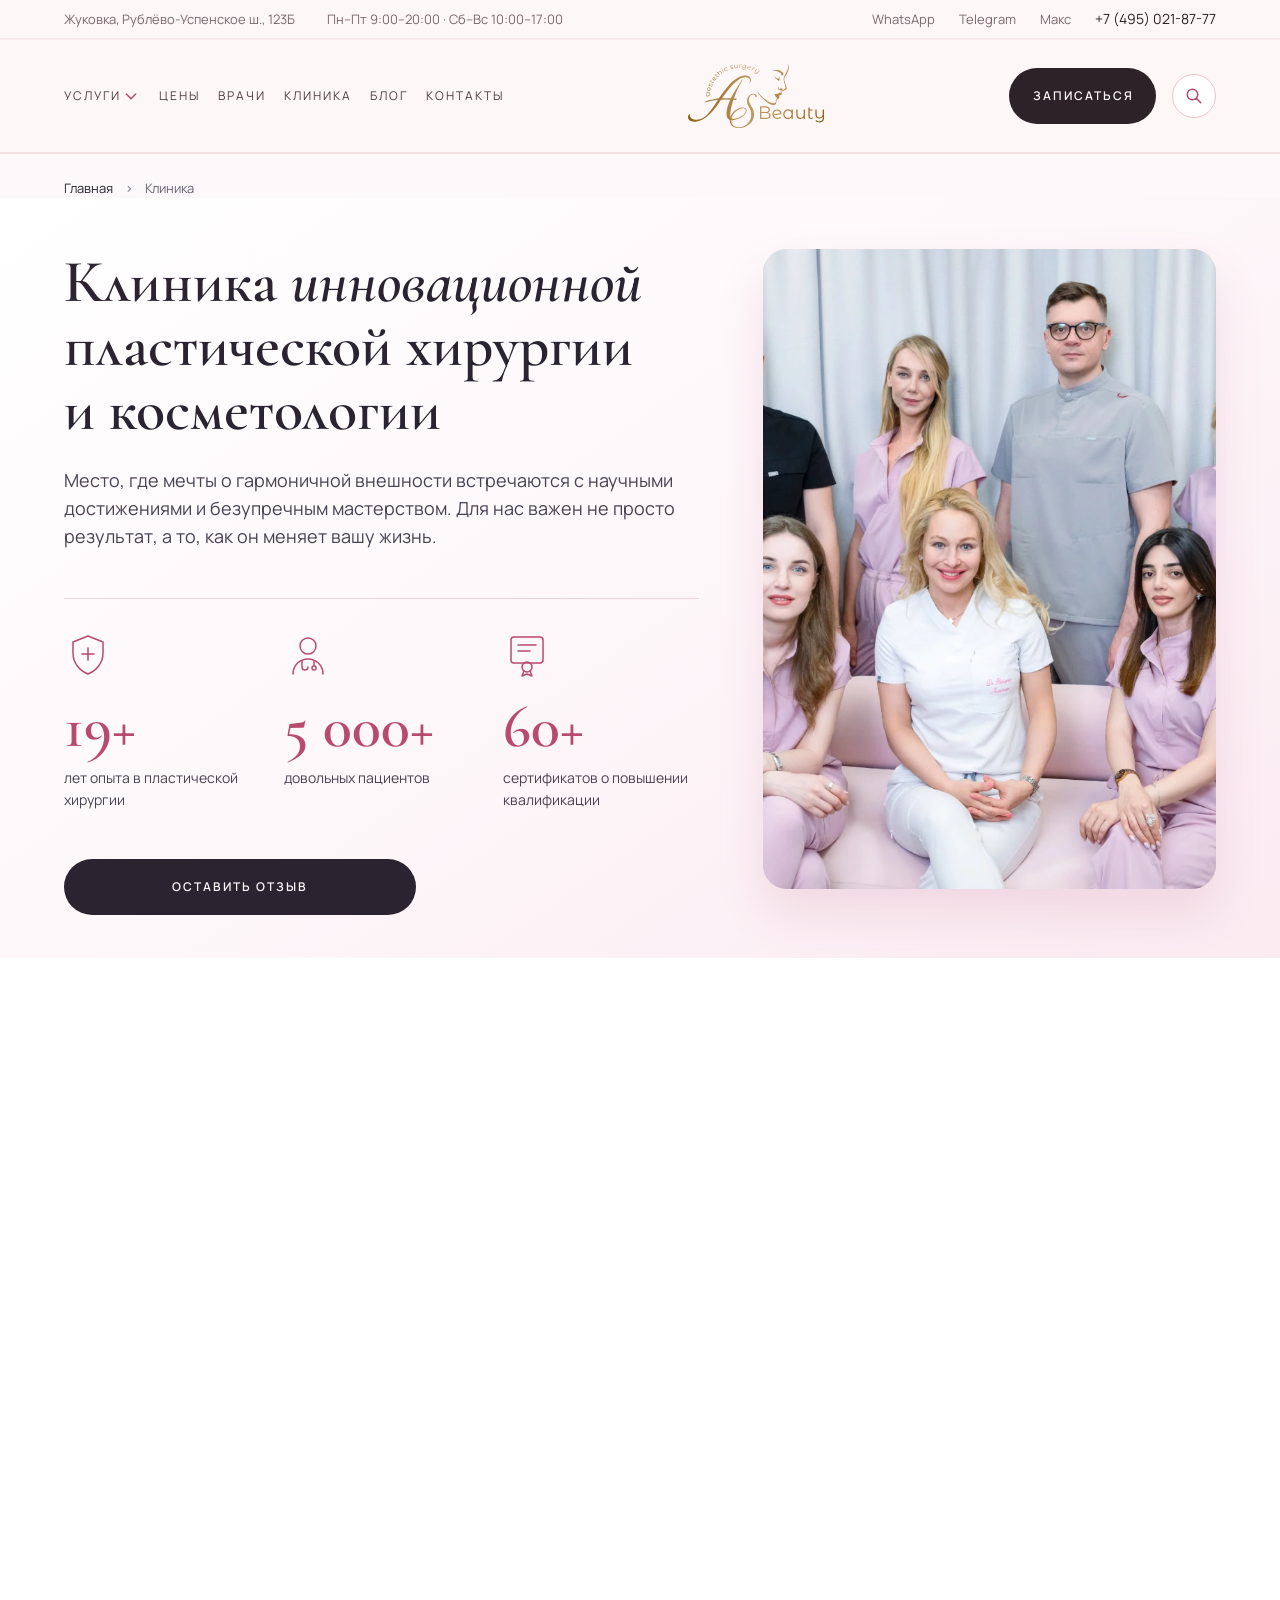
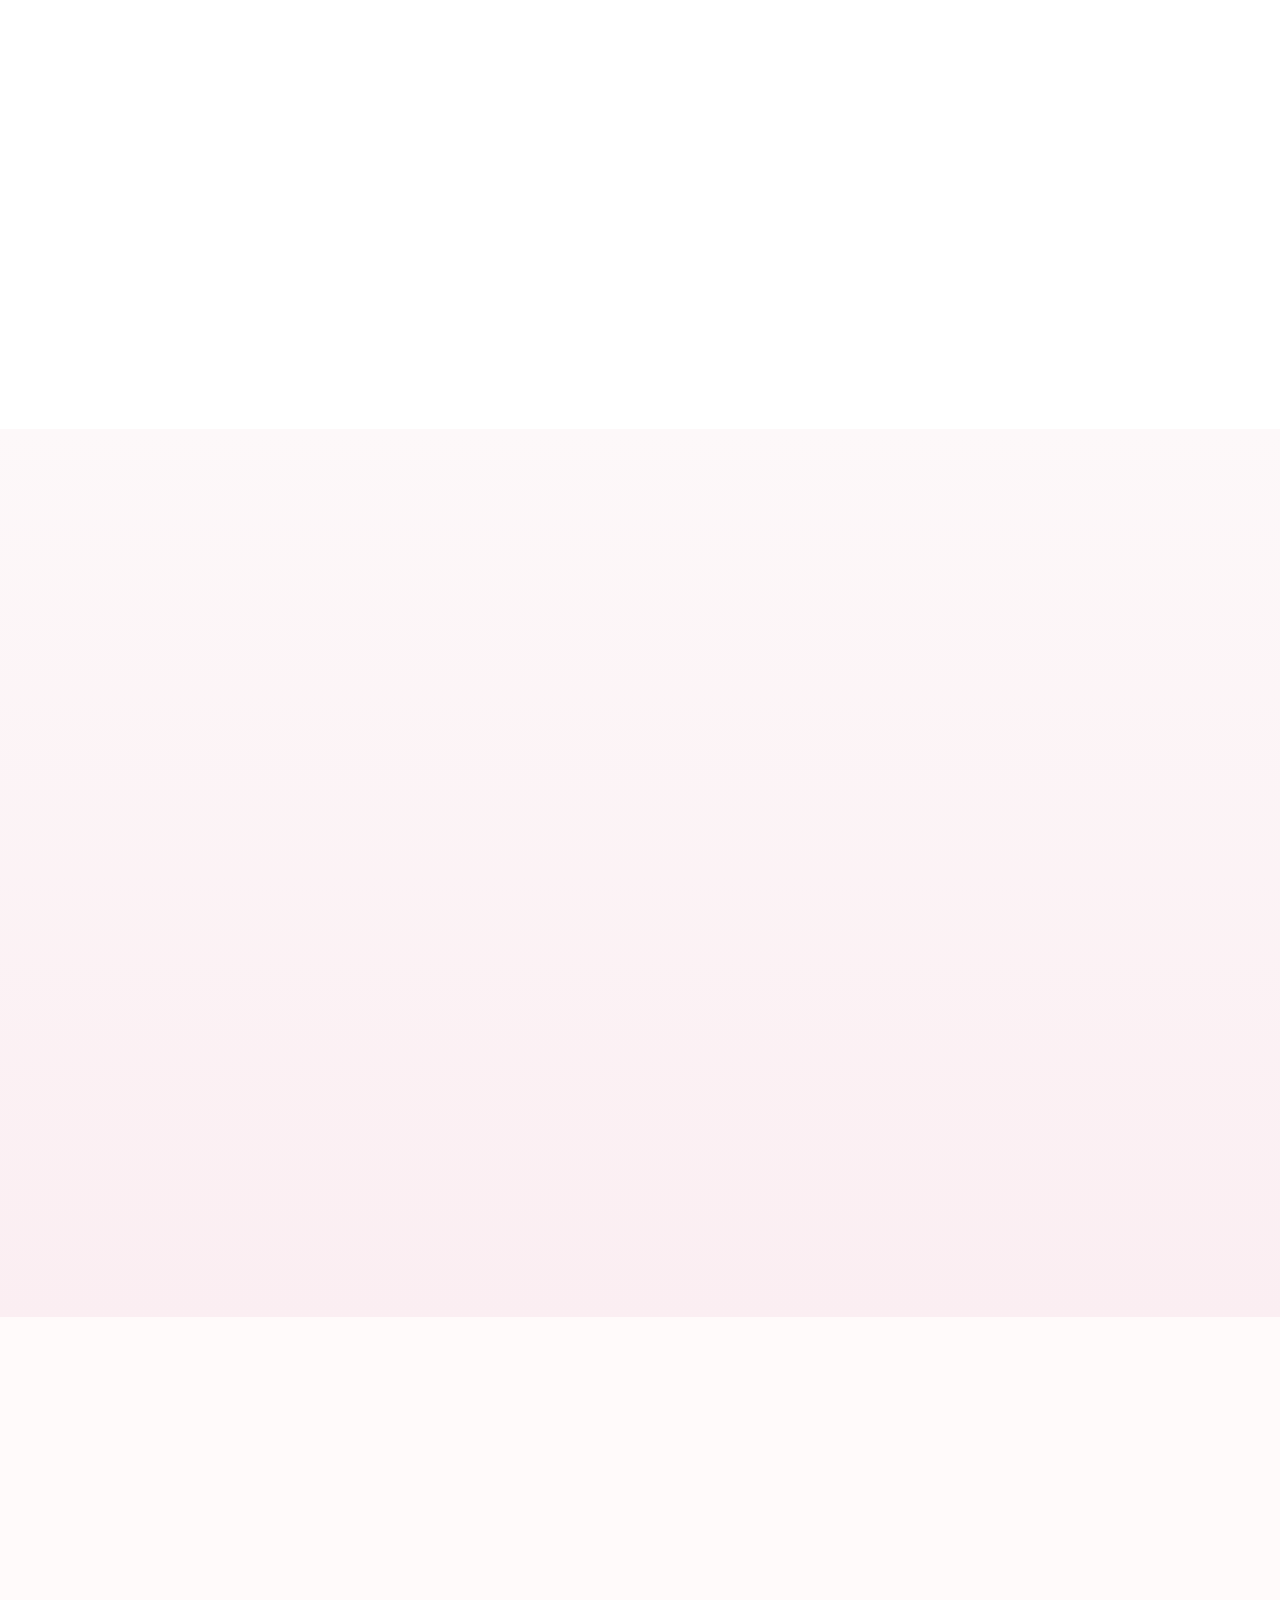
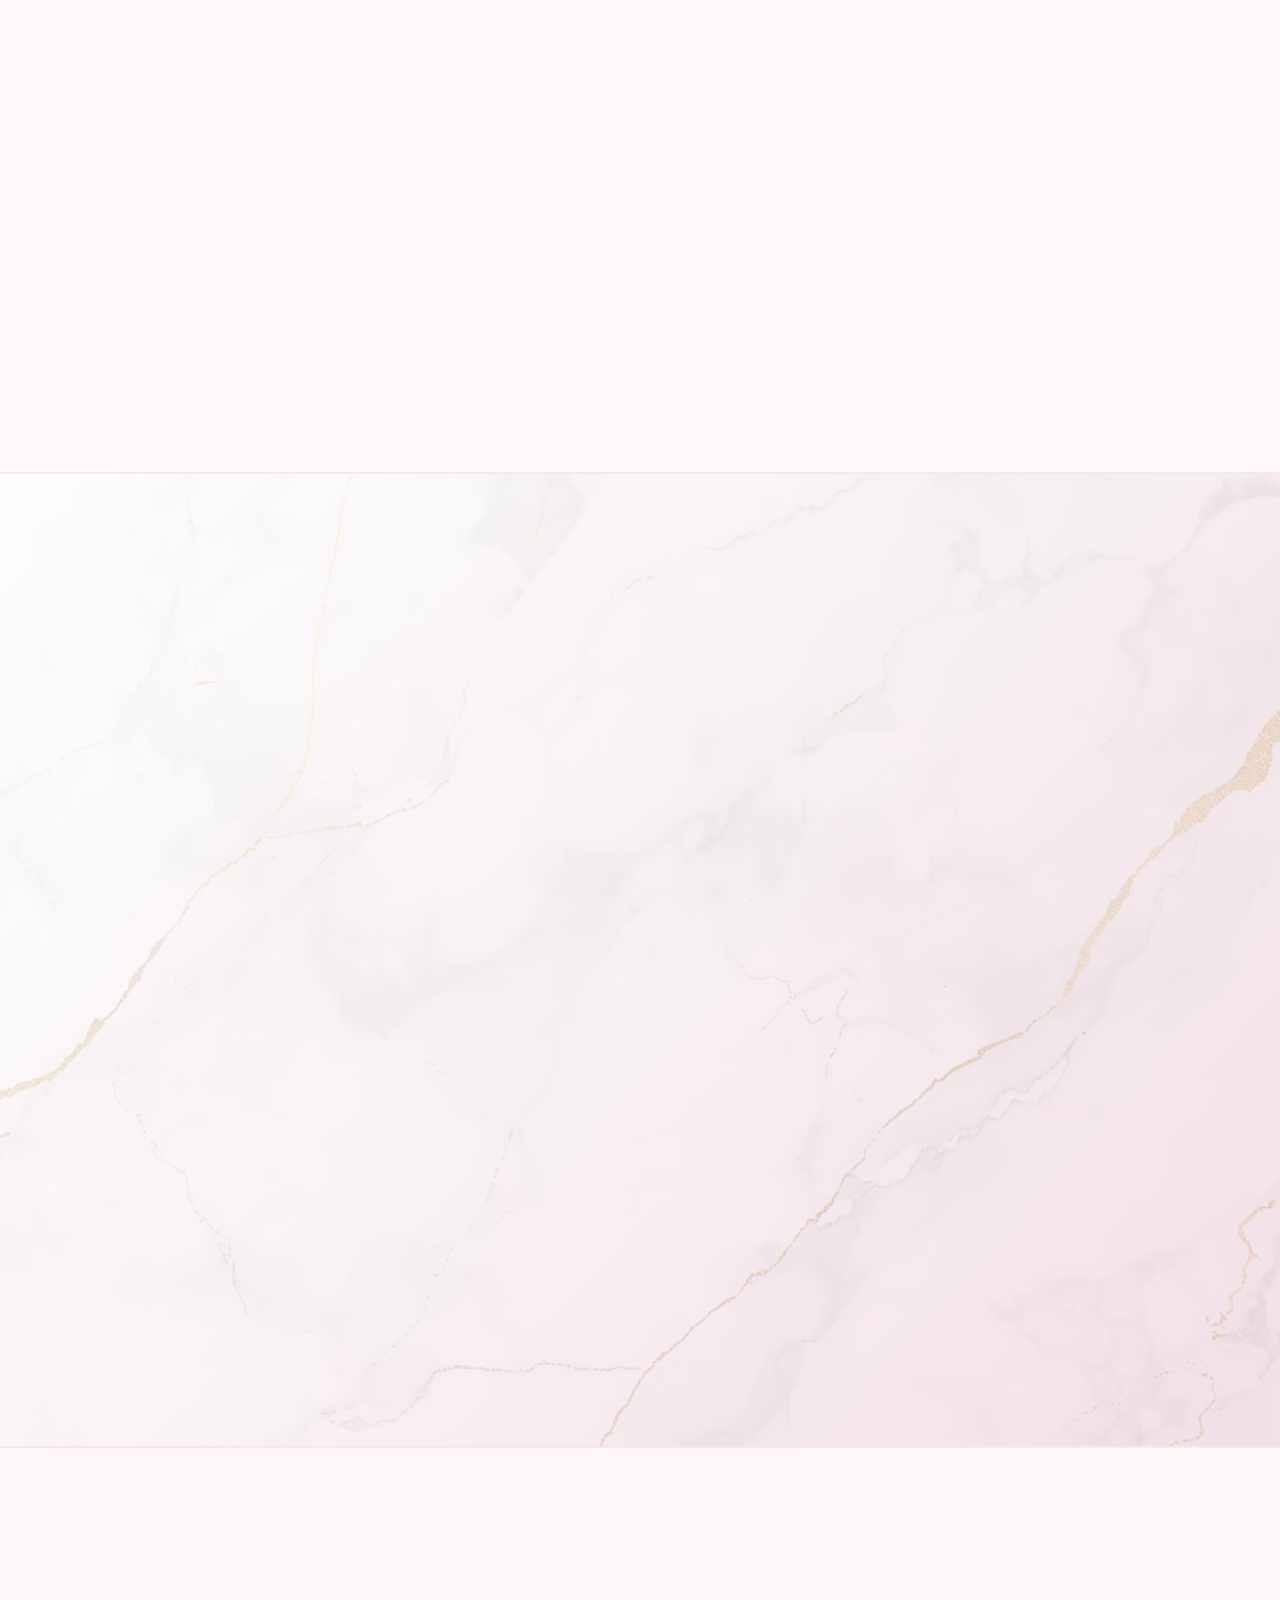
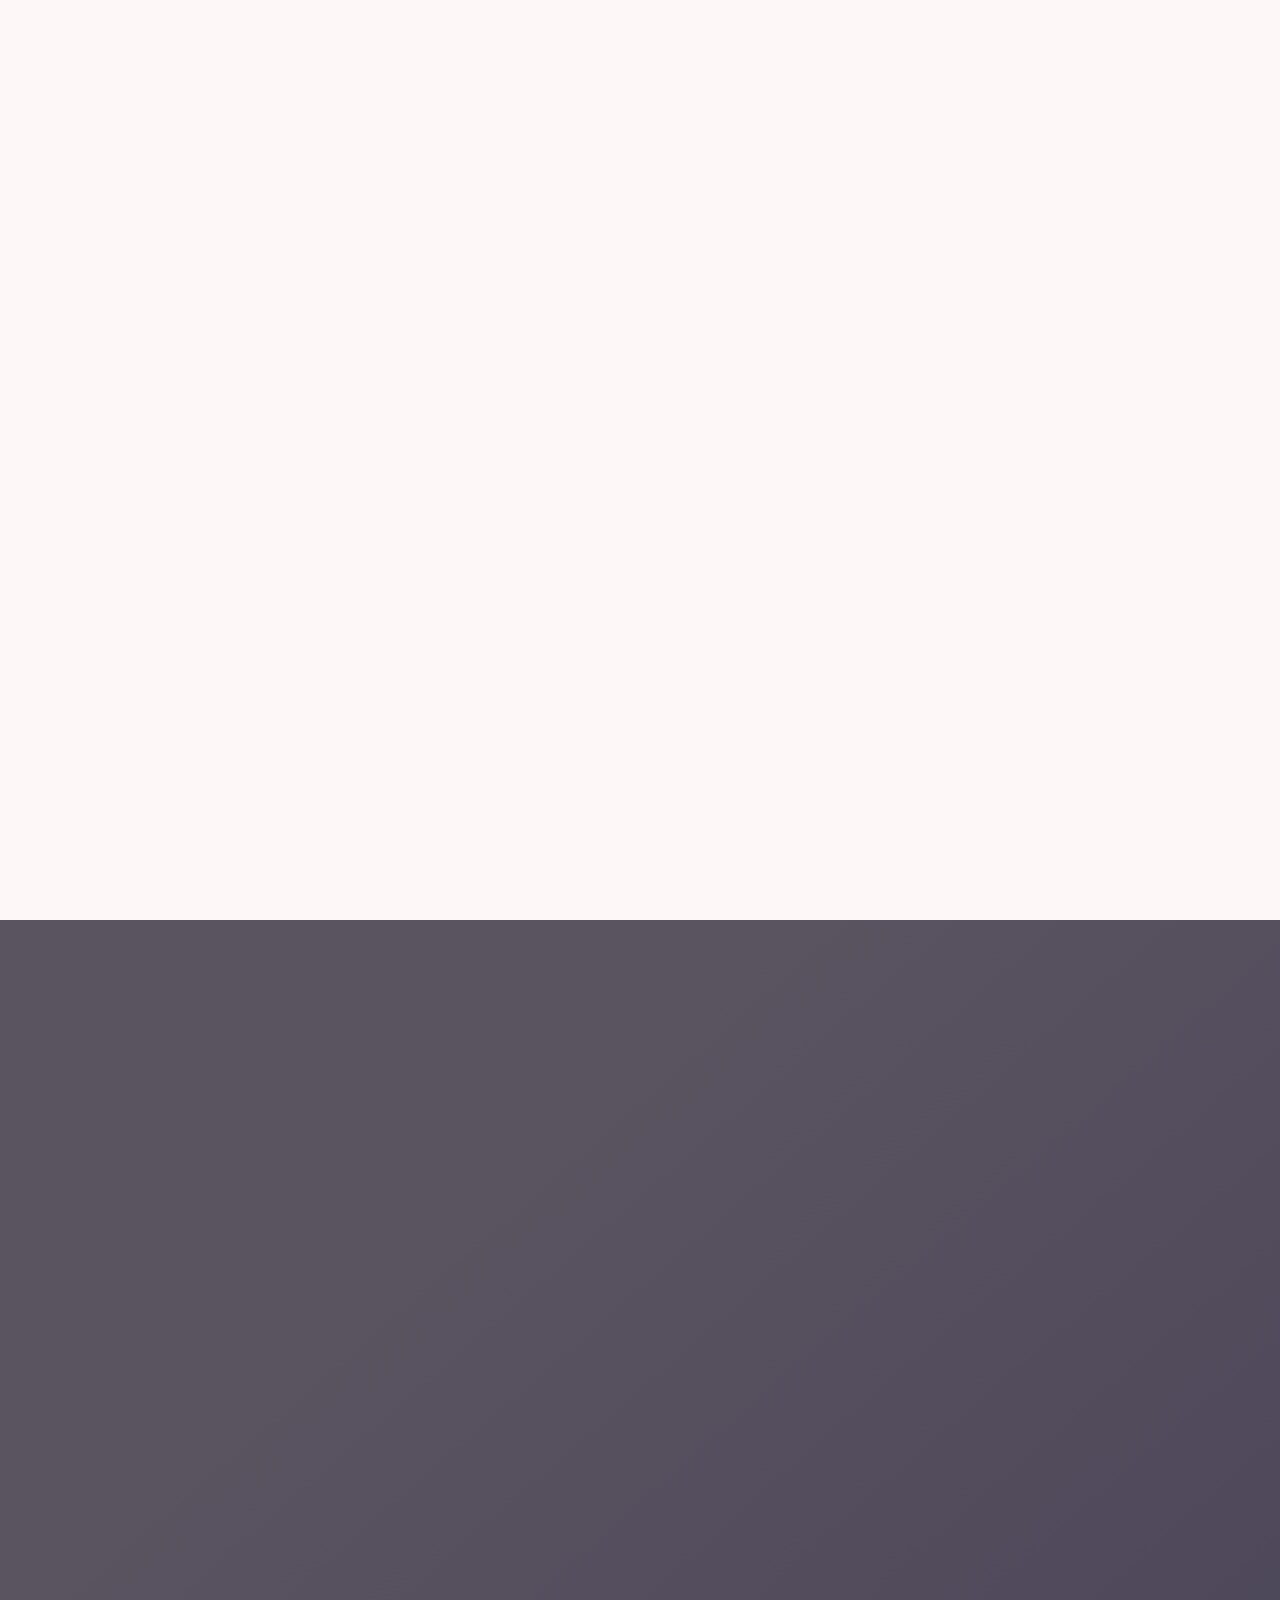
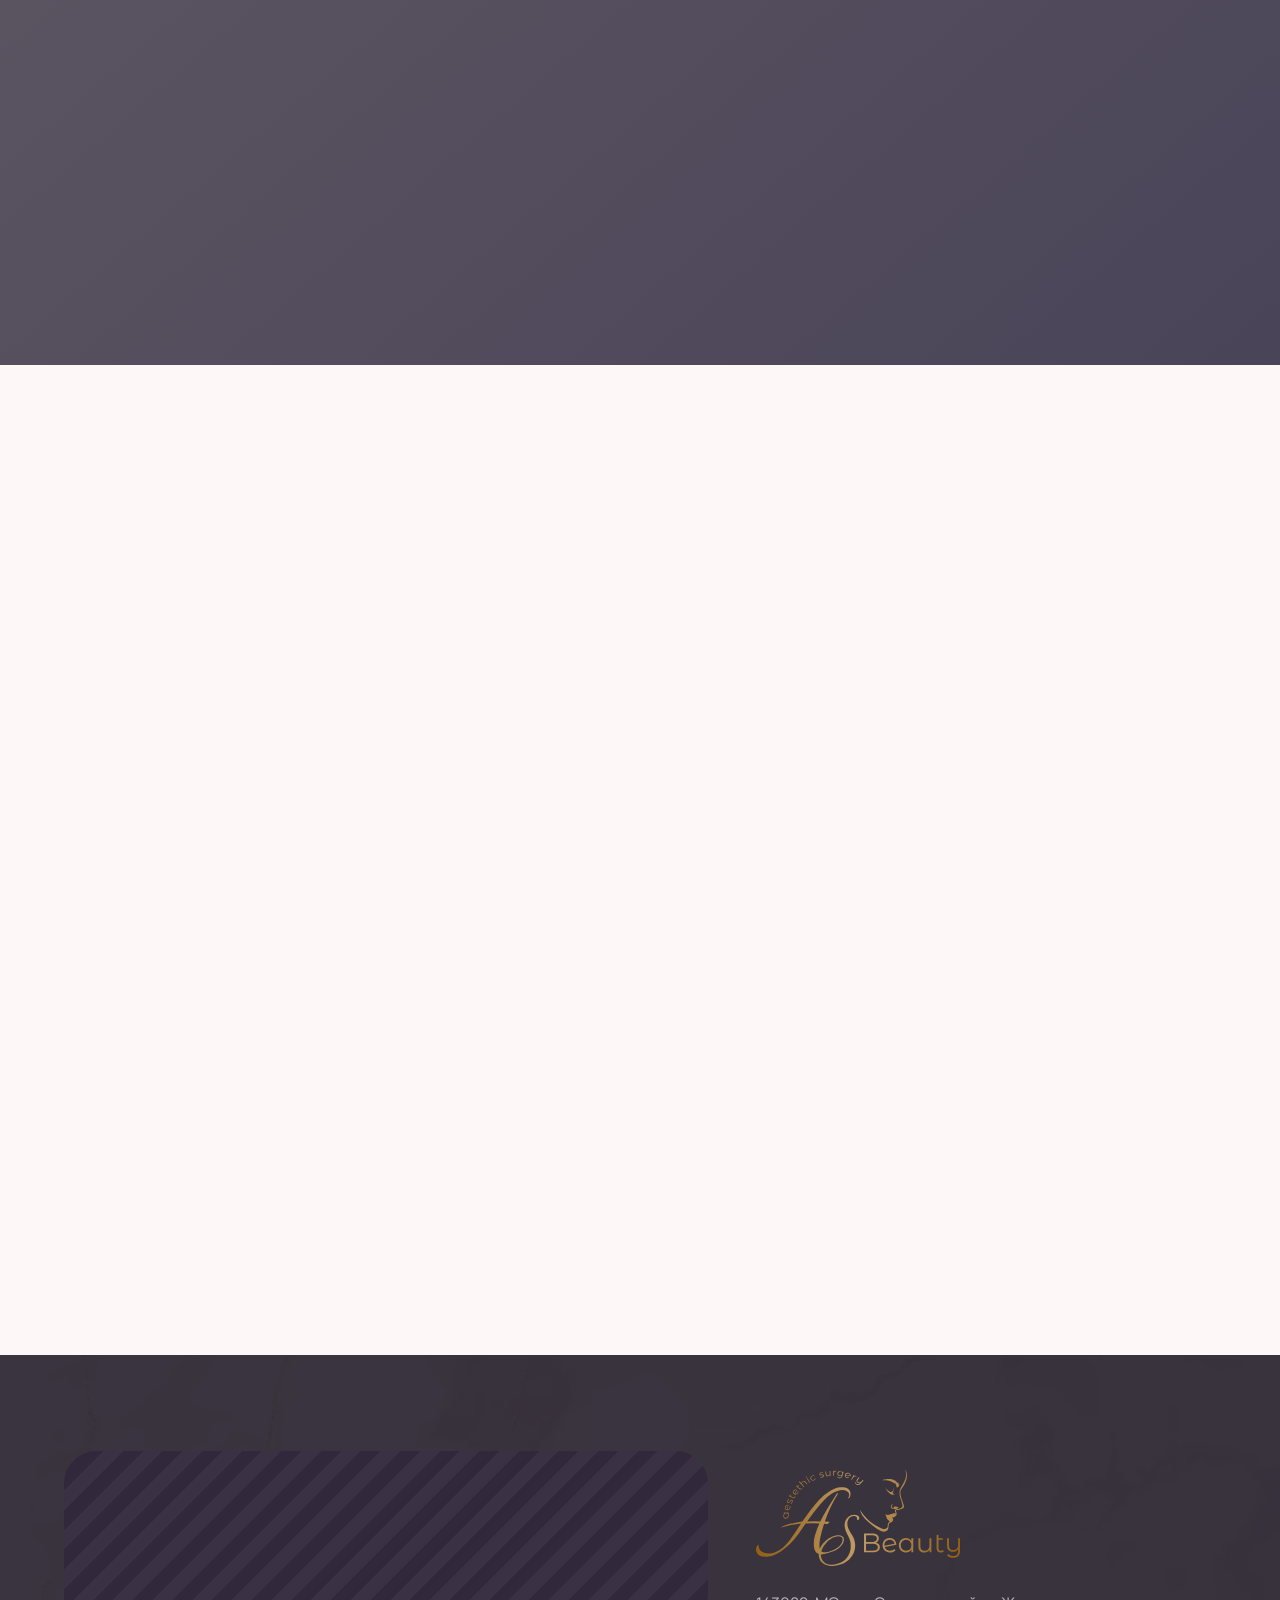
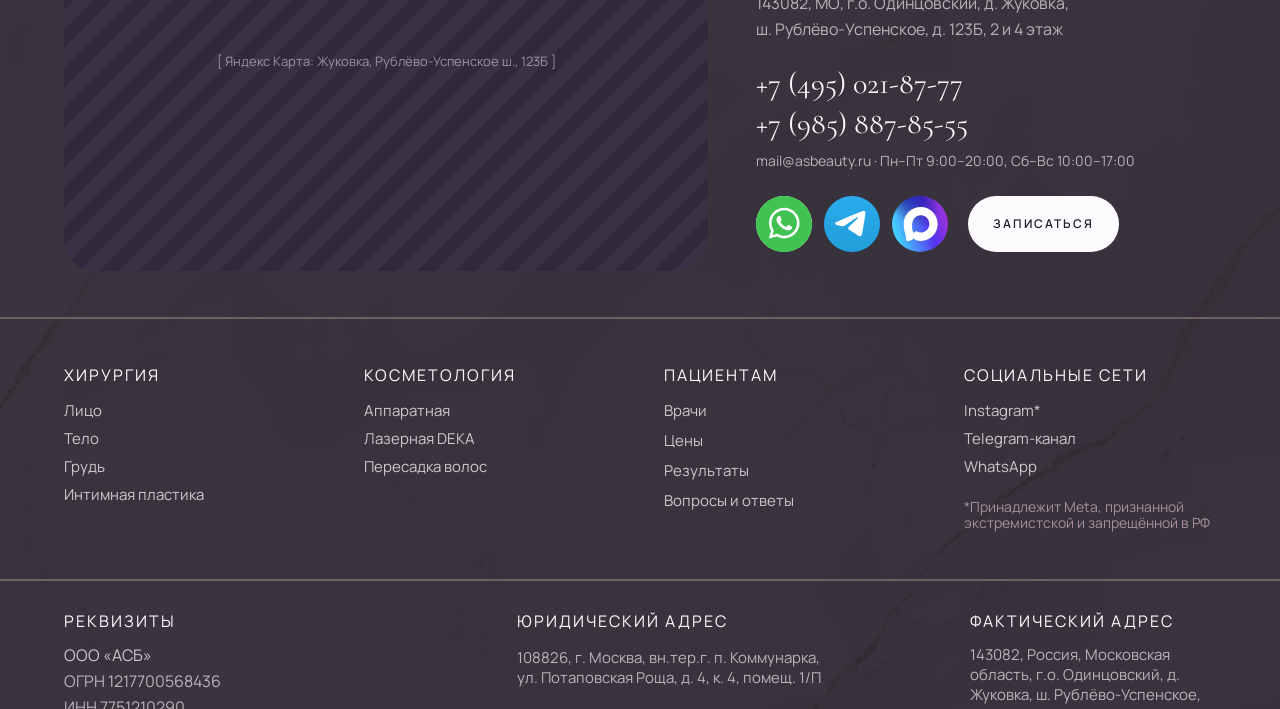
<file: clinic.html>
<!DOCTYPE html><html lang="ru"><head><meta name="robots" content="noindex, nofollow"><meta charset="utf-8"><meta name="viewport" content="width=device-width, initial-scale=1"><title>О клинике ASBeauty — пластическая хирургия в Жуковке</title><meta name="description" content="Клиника инновационной пластической хирургии и косметологии ASBeauty: 19+ лет опыта, 5 000+ довольных пациентов, лицензии и команда хирургов."><meta property="og:type" content="website"><meta property="og:locale" content="ru_RU"><meta property="og:site_name" content="ASBeauty"><meta property="og:title" content="О клинике ASBeauty — пластическая хирургия в Жуковке"><meta property="og:url" content="https://shodibek.github.io/ASBeauty/clinic.html"><meta property="og:description" content="Клиника инновационной пластической хирургии и косметологии ASBeauty: 19+ лет опыта, 5 000+ довольных пациентов, лицензии и команда хирургов."><meta property="og:image" content="https://shodibek.github.io/ASBeauty/images/included/implants.webp"><meta name="twitter:card" content="summary_large_image"><meta name="twitter:title" content="О клинике ASBeauty — пластическая хирургия в Жуковке"><meta name="twitter:description" content="Клиника инновационной пластической хирургии и косметологии ASBeauty: 19+ лет опыта, 5 000+ довольных пациентов, лицензии и команда хирургов."><meta name="twitter:image" content="https://shodibek.github.io/ASBeauty/images/included/implants.webp"><meta name="theme-color" content="#fdf7f7"><link rel="canonical" href="https://shodibek.github.io/ASBeauty/clinic.html"><link rel="icon" href="./favicon/favicon.ico" sizes="32x32"><link rel="icon" href="./favicon/favicon.svg" type="image/svg+xml"><link rel="apple-touch-icon" href="./favicon/apple-touch-icon.png"><link rel="manifest" href="./site.webmanifest"><link rel="preload" href="./fonts/manrope/manrope-cyrillic-400.woff2" as="font" type="font/woff2" crossorigin><link rel="stylesheet" href="./css/main.css?v=1795263884000"><script src="./js/main.js?v=1795263884000" defer></script><script type="application/ld+json">{"@context":"https://schema.org","@type":"MedicalClinic","name":"ASBeauty","description":"Клиника инновационной пластической хирургии и косметологии","url":"https://shodibek.github.io/ASBeauty/","logo":"https://shodibek.github.io/ASBeauty/images/logo/logo.svg","image":"https://shodibek.github.io/ASBeauty/images/hero/main-hero.webp","email":"mail@asbeauty.ru","telephone":["+74950218777","+79858878555"],"address":{"@type":"PostalAddress","streetAddress":"Рублёво-Успенское ш., 123Б","addressLocality":"Жуковка","addressRegion":"Московская область","addressCountry":"RU"},"openingHoursSpecification":[{"@type":"OpeningHoursSpecification","dayOfWeek":["Monday","Tuesday","Wednesday","Thursday","Friday"],"opens":"09:00","closes":"20:00"},{"@type":"OpeningHoursSpecification","dayOfWeek":["Saturday","Sunday"],"opens":"10:00","closes":"17:00"}],"medicalSpecialty":["PlasticSurgery","Dermatology"],"priceRange":"₽₽₽"}</script></head><body><header class="header js-header"><div class="header__bar"><div class="header__top"><div class="container header__top-inner"><div class="header__info"><span>Жуковка, Рублёво-Успенское ш., 123Б</span><span>Пн–Пт 9:00–20:00 · Сб–Вс 10:00–17:00</span></div><div class="header__contacts"><a class="header__contact" href="#">WhatsApp</a><a class="header__contact" href="#">Telegram</a><a class="header__contact" href="#">Макс</a><a class="header__phone" href="tel:+74950218777">+7 (495) 021-87-77</a></div></div></div><div class="container header__main"><nav class="header__nav" aria-label="Основное меню"><ul class="header__menu"><li class="header__menu-item js-header-dropdown"><button class="header__menu-link header__menu-toggle js-header-dropdown-toggle" type="button" aria-expanded="false" aria-controls="header-services"><span class="header__menu-text">Услуги</span><svg class="header__chevron" aria-hidden="true" focusable="false"><use href="./images/sprites.svg#chevron-down"></use></svg></button><div class="header__dropdown" id="header-services"><div class="header__dropdown-group"><p class="header__dropdown-title">Хирургия</p><ul class="header__dropdown-list"><li><a class="header__dropdown-link" href="service.html">Лицо</a></li><li><a class="header__dropdown-link" href="service.html">Тело</a></li><li><a class="header__dropdown-link" href="service.html">Грудь</a></li><li><a class="header__dropdown-link" href="service.html">Интимная пластика</a></li></ul></div><div class="header__dropdown-group"><p class="header__dropdown-title">Косметология</p><ul class="header__dropdown-list"><li><a class="header__dropdown-link" href="service.html">Аппаратная</a></li><li><a class="header__dropdown-link" href="service.html">Лазерная DEKA</a></li><li><a class="header__dropdown-link" href="service.html">Пересадка волос</a></li></ul></div></div></li><li class="header__menu-item"><a class="header__menu-link" href="prices.html"><span class="header__menu-text">Цены</span></a></li><li class="header__menu-item"><a class="header__menu-link" href="doctors.html"><span class="header__menu-text">Врачи</span></a></li><li class="header__menu-item"><a class="header__menu-link" href="clinic.html"><span class="header__menu-text">Клиника</span></a></li><li class="header__menu-item"><a class="header__menu-link" href="#"><span class="header__menu-text">Блог</span></a></li><li class="header__menu-item"><a class="header__menu-link" href="#"><span class="header__menu-text">Контакты</span></a></li></ul></nav><a class="logo header__logo" href="main.html" aria-label="ASBeauty — на главную"><img class="logo__image" src="./images/logo/logo.svg" width="136" height="64" alt=""></a><div class="header__actions"><form class="header__search" action="#" method="get" role="search"><label class="visually-hidden" for="header-search-input">Поиск по услугам</label><svg class="header__search-icon" aria-hidden="true" focusable="false"><use href="./images/sprites.svg#search"></use></svg><input class="header__search-input" id="header-search-input" type="search" name="q" placeholder="Поиск по услугам" autocomplete="off"></form><a class="button header__button" href="#booking">Записаться</a><button class="header__icon-button header__icon-button--search js-header-search-toggle" type="button" aria-label="Поиск" aria-expanded="false" aria-controls="header-search-panel"><svg class="header__icon" aria-hidden="true" focusable="false"><use href="./images/sprites.svg#search"></use></svg></button><a class="header__icon-button" href="tel:+74950218777" aria-label="Позвонить в клинику"><svg class="header__icon" aria-hidden="true" focusable="false"><use href="./images/sprites.svg#phone"></use></svg></a><button class="header__icon-button header__icon-button--dark js-header-burger" type="button" aria-label="Открыть меню" aria-expanded="false" aria-controls="header-mobile-menu"><svg class="header__icon header__icon--menu" aria-hidden="true" focusable="false"><use href="./images/sprites.svg#menu"></use></svg><svg class="header__icon header__icon--close" aria-hidden="true" focusable="false"><use href="./images/sprites.svg#close"></use></svg></button></div></div><div class="header__search-panel" id="header-search-panel"><div class="container"><form class="header__search header__search--panel" action="#" method="get" role="search"><label class="visually-hidden" for="header-search-panel-input">Поиск по услугам</label><svg class="header__search-icon" aria-hidden="true" focusable="false"><use href="./images/sprites.svg#search"></use></svg><input class="header__search-input" id="header-search-panel-input" type="search" name="q" placeholder="Поиск по услугам" autocomplete="off"></form></div></div></div><div class="header__mobile" id="header-mobile-menu"><nav class="header__mobile-nav" aria-label="Мобильное меню"><ul class="header__mobile-list"><li class="header__mobile-item js-header-accordion"><button class="header__mobile-link js-header-accordion-toggle" type="button" aria-expanded="false" aria-controls="header-mobile-services">Услуги<svg class="header__chevron" aria-hidden="true" focusable="false"><use href="./images/sprites.svg#chevron-down"></use></svg></button><div class="header__mobile-services" id="header-mobile-services"><div class="header__mobile-services-inner"><div class="header__mobile-services-content"><div class="header__dropdown-group"><p class="header__dropdown-title">Хирургия</p><ul class="header__dropdown-list"><li><a class="header__dropdown-link" href="service.html">Лицо</a></li><li><a class="header__dropdown-link" href="service.html">Тело</a></li><li><a class="header__dropdown-link" href="service.html">Грудь</a></li><li><a class="header__dropdown-link" href="service.html">Интимная пластика</a></li></ul></div><div class="header__dropdown-group"><p class="header__dropdown-title">Косметология</p><ul class="header__dropdown-list"><li><a class="header__dropdown-link" href="service.html">Аппаратная</a></li><li><a class="header__dropdown-link" href="service.html">Лазерная DEKA</a></li><li><a class="header__dropdown-link" href="service.html">Пересадка волос</a></li></ul></div></div></div></div></li><li class="header__mobile-item"><a class="header__mobile-link" href="prices.html">Цены</a></li><li class="header__mobile-item"><a class="header__mobile-link" href="doctors.html">Врачи</a></li><li class="header__mobile-item"><a class="header__mobile-link" href="clinic.html">Клиника</a></li><li class="header__mobile-item"><a class="header__mobile-link" href="#">Блог</a></li><li class="header__mobile-item"><a class="header__mobile-link" href="#">Контакты</a></li></ul></nav><div class="header__mobile-contacts"><a class="header__mobile-phone" href="tel:+74950218777">+7 (495) 021-87-77</a><p class="text text--s header__mobile-text">Жуковка, Рублёво-Успенское ш., 123Б</p><p class="text text--s header__mobile-text">Пн–Пт 9:00–20:00 · Сб–Вс 10:00–17:00</p><div class="header__mobile-socials"><a class="header__mobile-social" href="#" aria-label="WhatsApp"><img class="header__mobile-social-icon" src="./images/social/whatsapp.svg" width="44" height="44" alt="" loading="lazy"></a><a class="header__mobile-social" href="#" aria-label="Telegram"><img class="header__mobile-social-icon" src="./images/social/telegram.svg" width="44" height="44" alt="" loading="lazy"></a><a class="header__mobile-social" href="#" aria-label="Макс"><img class="header__mobile-social-icon" src="./images/social/max.svg" width="44" height="44" alt="" loading="lazy"></a></div><a class="button button--block header__mobile-button" href="#booking">Записаться</a></div></div></header><nav class="breadcrumbs" aria-label="Хлебные крошки"><ol class="container breadcrumbs__list" itemscope itemtype="https://schema.org/BreadcrumbList"><li class="breadcrumbs__item" itemprop="itemListElement" itemscope itemtype="https://schema.org/ListItem"><a class="breadcrumbs__link" href="main.html" itemprop="item"><span itemprop="name">Главная</span></a><span class="breadcrumbs__separator" aria-hidden="true">›</span><meta itemprop="position" content="1"></li><li class="breadcrumbs__item" itemprop="itemListElement" itemscope itemtype="https://schema.org/ListItem"><span class="breadcrumbs__current" itemprop="name" aria-current="page">Клиника</span><meta itemprop="position" content="2"></li></ol></nav><main><section class="about-hero"><div class="container about-hero__inner"><div class="about-hero__content"><div class="about-hero__head"><p class="eyebrow eyebrow--strong about-hero__eyebrow">О клинике ASBeauty</p><h1 class="about-hero__title">Клиника <span class="about-hero__accent">инновационной</span><br class="about-hero__br"> пластической хирургии<br class="about-hero__br"> и косметологии</h1><p class="about-hero__lead">Место, где мечты о гармоничной внешности встречаются с научными достижениями и безупречным мастерством. Для нас важен не просто результат, а то, как он меняет вашу жизнь.</p></div><ul class="about-hero__stats"><li class="about-hero__stat"><svg class="about-hero__icon" aria-hidden="true" focusable="false"><use href="./images/sprites.svg#shield-plus"></use></svg><span class="about-hero__value js-counter">19+</span><span class="about-hero__label">лет опыта в пластической хирургии</span></li><li class="about-hero__stat"><svg class="about-hero__icon" aria-hidden="true" focusable="false"><use href="./images/sprites.svg#doctor"></use></svg><span class="about-hero__value js-counter">5 000+</span><span class="about-hero__label">довольных пациентов</span></li><li class="about-hero__stat"><svg class="about-hero__icon" aria-hidden="true" focusable="false"><use href="./images/sprites.svg#certificate"></use></svg><span class="about-hero__value js-counter">60+</span><span class="about-hero__label">сертификатов о повышении квалификации</span></li></ul><a class="button about-hero__button" href="reviews.html">Оставить отзыв</a></div><picture class="about-hero__picture"><img class="about-hero__image" src="./images/clinic/team.webp" width="1020" height="920" alt="Команда клиники ASBeauty во главе с Анастасией Борисенко" loading="eager" fetchpriority="high" draggable="false"></picture></div></section><section class="ratings" id="ratings" aria-labelledby="ratings-title"><div class="container ratings__inner"><div class="ratings__head"><p class="eyebrow eyebrow--strong">Отзывы пациентов</p><h2 class="h2 ratings__title" id="ratings-title">Рейтинги клиники</h2></div><ul class="ratings__list js-stagger"><li class="ratings__item"><a class="ratings__card" href="#" target="_blank" rel="noopener" aria-label="Яндекс Карты: рейтинг 5.0 из 5, 128 отзывов"><span class="ratings__logo"><img class="ratings__logo-image" src="./images/ratings/yandex.webp" width="200" height="40" alt="Яндекс Карты" loading="lazy" decoding="async"></span><span class="ratings__info"><span class="ratings__score"><span class="ratings__value">5.0</span><span class="ratings__stars" style="--rating: 100%" aria-hidden="true"></span></span><span class="ratings__count">128 отзывов</span></span></a></li><li class="ratings__item"><a class="ratings__card" href="#" target="_blank" rel="noopener" aria-label="2ГИС: рейтинг 5.0 из 5, 64 отзыва"><span class="ratings__logo"><img class="ratings__logo-image" src="./images/ratings/2gis.webp" width="118" height="40" alt="2ГИС" loading="lazy" decoding="async"></span><span class="ratings__info"><span class="ratings__score"><span class="ratings__value">5.0</span><span class="ratings__stars" style="--rating: 100%" aria-hidden="true"></span></span><span class="ratings__count">64 отзыва</span></span></a></li><li class="ratings__item"><a class="ratings__card" href="#" target="_blank" rel="noopener" aria-label="СберЗдоровье: рейтинг 5.0 из 5, 37 отзывов"><span class="ratings__logo"><img class="ratings__logo-image" src="./images/ratings/sber.webp" width="262" height="40" alt="СберЗдоровье" loading="lazy" decoding="async"></span><span class="ratings__info"><span class="ratings__score"><span class="ratings__value">5.0</span><span class="ratings__stars" style="--rating: 100%" aria-hidden="true"></span></span><span class="ratings__count">37 отзывов</span></span></a></li><li class="ratings__item"><a class="ratings__card" href="#" target="_blank" rel="noopener" aria-label="ПроДокторов: рейтинг 5.0 из 5, 92 отзыва"><span class="ratings__logo"><img class="ratings__logo-image" src="./images/ratings/prodoctorov.webp" width="206" height="40" alt="ПроДокторов" loading="lazy" decoding="async"></span><span class="ratings__info"><span class="ratings__score"><span class="ratings__value">5.0</span><span class="ratings__stars" style="--rating: 100%" aria-hidden="true"></span></span><span class="ratings__count">92 отзыва</span></span></a></li><li class="ratings__item"><a class="ratings__card" href="#" target="_blank" rel="noopener" aria-label="НаПоправку: рейтинг 5.0 из 5, 23 отзыва"><span class="ratings__logo"><img class="ratings__logo-image" src="./images/ratings/napopravku.svg" width="155" height="31" alt="НаПоправку" loading="lazy" decoding="async"></span><span class="ratings__info"><span class="ratings__score"><span class="ratings__value">5.0</span><span class="ratings__stars" style="--rating: 100%" aria-hidden="true"></span></span><span class="ratings__count">23 отзыва</span></span></a></li></ul><a class="button ratings__button" href="#" target="_blank" rel="noopener">Оставить отзыв</a></div></section><section class="directions" id="directions"><div class="container"><div class="section-head section-head--strong directions__head"><div class="section-head__main"><p class="eyebrow section-head__eyebrow eyebrow--strong">Направления работы</p><h2 class="h2 section-head__title"><span class="h2__accent">Услуги</span> клиники</h2></div></div><ul class="directions__list js-stagger"><li class="directions__item"><a class="directions__card" href="service.html"><picture class="directions__picture"><source srcset="./images/services/service-1.avif" type="image/avif"><img class="directions__image" src="./images/services/service-1.webp" width="640" height="640" alt="Пациентка клиники после пластической операции" loading="lazy" decoding="async" draggable="false"></picture><span class="directions__number">01</span><span class="directions__body"><span class="directions__title">Пластическая хирургия</span><span class="directions__text">Пластика лица и тела, маммопластика, абдоминопластика, интимная пластика</span></span><span class="directions__arrow"><svg class="directions__arrow-icon" aria-hidden="true" focusable="false"><use href="./images/sprites.svg#arrow-right"></use></svg></span></a></li><li class="directions__item"><a class="directions__card" href="service.html"><picture class="directions__picture"><source srcset="./images/services/service-2.avif" type="image/avif"><img class="directions__image" src="./images/services/service-2.webp" width="640" height="366" alt="Лицо пациентки после блефаропластики" loading="lazy" decoding="async" draggable="false"></picture><span class="directions__number">02</span><span class="directions__body"><span class="directions__title">Амбулаторная хирургия</span><span class="directions__text">Блефаропластика, броулифтинг, отопластика, пересадка волос</span></span><span class="directions__arrow"><svg class="directions__arrow-icon" aria-hidden="true" focusable="false"><use href="./images/sprites.svg#arrow-right"></use></svg></span></a></li><li class="directions__item"><a class="directions__card" href="service.html"><picture class="directions__picture"><source srcset="./images/services/service-3.avif" type="image/avif"><img class="directions__image" src="./images/services/service-3.webp" width="630" height="810" alt="Ухоженная кожа лица после процедур косметологии" loading="lazy" decoding="async" draggable="false"></picture><span class="directions__number">03</span><span class="directions__body"><span class="directions__title">Косметология</span><span class="directions__text">Лазерная косметология DEKA, инъекционные методики, удаление тату</span></span><span class="directions__arrow"><svg class="directions__arrow-icon" aria-hidden="true" focusable="false"><use href="./images/sprites.svg#arrow-right"></use></svg></span></a></li><li class="directions__item"><a class="directions__card" href="service.html"><picture class="directions__picture"><source srcset="./images/services/service-4.avif" type="image/avif"><img class="directions__image" src="./images/services/service-4.webp" width="640" height="640" alt="Светотерапия в кабинете реабилитации" loading="lazy" decoding="async" draggable="false"></picture><span class="directions__number">04</span><span class="directions__body"><span class="directions__title">Реабилитация</span><span class="directions__text">Endospheres-терапия, микротоки, восстановление после операций</span></span><span class="directions__arrow"><svg class="directions__arrow-icon" aria-hidden="true" focusable="false"><use href="./images/sprites.svg#arrow-right"></use></svg></span></a></li><li class="directions__item"><a class="directions__card" href="service.html"><picture class="directions__picture"><source srcset="./images/services/service-5.avif" type="image/avif"><img class="directions__image" src="./images/services/service-5.webp" width="640" height="397" alt="Консультация пациентки у хирурга" loading="lazy" decoding="async" draggable="false"></picture><span class="directions__number">05</span><span class="directions__body"><span class="directions__title">Консультации <br class="directions__br">и диагностика</span><span class="directions__text">Консультация хирурга,<br class="directions__br"> 3D-моделирование, обследования</span></span><span class="directions__arrow"><svg class="directions__arrow-icon" aria-hidden="true" focusable="false"><use href="./images/sprites.svg#arrow-right"></use></svg></span></a></li></ul></div></section><section class="licenses js-licenses" id="licenses" aria-labelledby="licenses-title"><div class="container"><h2 class="h2 licenses__title" id="licenses-title">Документы и <span class="h2__accent">лицензии</span></h2><ul class="licenses__list js-stagger"><li class="licenses__item"><a class="licenses__link js-licenses-link" href="./images/licenses/license-1-full.webp" target="_blank" rel="noopener" aria-label="Увеличить: Выписка из реестра лицензий, л. 1"><span class="licenses__preview"><img class="licenses__image" src="./images/licenses/license-1.webp" width="640" height="852" alt="Скан документа: Выписка из реестра лицензий, л. 1" loading="lazy" decoding="async" draggable="false"></span><span class="licenses__name">Выписка из реестра лицензий, л. 1</span></a></li><li class="licenses__item"><a class="licenses__link js-licenses-link" href="./images/licenses/license-2-full.webp" target="_blank" rel="noopener" aria-label="Увеличить: Выписка из реестра лицензий, л. 2"><span class="licenses__preview"><img class="licenses__image" src="./images/licenses/license-2.webp" width="640" height="852" alt="Скан документа: Выписка из реестра лицензий, л. 2" loading="lazy" decoding="async" draggable="false"></span><span class="licenses__name">Выписка из реестра лицензий, л. 2</span></a></li><li class="licenses__item"><a class="licenses__link js-licenses-link" href="./images/licenses/sez-full.webp" target="_blank" rel="noopener" aria-label="Увеличить: Санитарно-эпидемиологическое заключение"><span class="licenses__preview"><img class="licenses__image" src="./images/licenses/sez.webp" width="640" height="905" alt="Скан документа: Санитарно-эпидемиологическое заключение" loading="lazy" decoding="async" draggable="false"></span><span class="licenses__name">Санитарно-эпидемиологическое заключение</span></a></li><li class="licenses__item"><a class="licenses__link js-licenses-link" href="./images/licenses/sez-appendix-full.webp" target="_blank" rel="noopener" aria-label="Увеличить: Приложение к СЭЗ"><span class="licenses__preview"><img class="licenses__image" src="./images/licenses/sez-appendix.webp" width="640" height="905" alt="Скан документа: Приложение к СЭЗ" loading="lazy" decoding="async" draggable="false"></span><span class="licenses__name">Приложение к СЭЗ</span></a></li></ul></div></section><section class="doctors js-doctors" id="doctors" aria-labelledby="doctors-title"><div class="container"><div class="doctors__head"><div class="doctors__heading"><p class="eyebrow eyebrow--strong">Команда</p><h2 class="h2 doctors__title" id="doctors-title"><span class="h2__accent">Хирурги</span> клиники</h2></div><p class="doctors__lead">Восемь хирургов, каждый со своей специализацией. Команду собрала и обучила авторским протоколам основатель клиники Анастасия Борисенко</p></div><div class="swiper doctors__slider"><ul class="swiper-wrapper doctors__list"><li class="swiper-slide doctors__slide"><a class="doctors__card" href="doctor.html" itemscope itemtype="https://schema.org/Physician"><picture class="doctors__picture"><source srcset="./images/doctors/doctor-1.avif" type="image/avif"><img class="doctors__photo" src="./images/doctors/doctor-1.webp" width="480" height="708" alt="Борисенко Анастасия, пластический хирург, основатель клиники" loading="lazy" decoding="async" draggable="false"></picture><span class="doctors__info"><span class="doctors__name" itemprop="name">Борисенко<br class="doctors__br"> Анастасия</span><span class="doctors__role" itemprop="description">Пластический хирург, основатель клиники</span><span class="doctors__experience">Стаж 19 лет</span></span></a></li><li class="swiper-slide doctors__slide"><a class="doctors__card" href="doctor.html" itemscope itemtype="https://schema.org/Physician"><picture class="doctors__picture"><source srcset="./images/doctors/doctor-2.avif" type="image/avif"><img class="doctors__photo" src="./images/doctors/doctor-2.webp" width="480" height="708" alt="Насацкая Елена, пластический хирург, косметолог, дерматовенеролог" loading="lazy" decoding="async" draggable="false"></picture><span class="doctors__info"><span class="doctors__name" itemprop="name">Насацкая<br class="doctors__br"> Елена</span><span class="doctors__role" itemprop="description">Пластический хирург, косметолог, дерматовенеролог</span><span class="doctors__experience">Стаж 16 лет</span></span></a></li><li class="swiper-slide doctors__slide"><a class="doctors__card" href="doctor.html" itemscope itemtype="https://schema.org/Physician"><picture class="doctors__picture"><source srcset="./images/doctors/doctor-3.avif" type="image/avif"><img class="doctors__photo" src="./images/doctors/doctor-3.webp" width="480" height="708" alt="Голованов Сергей, пластический хирург, трихотрансплантолог" loading="lazy" decoding="async" draggable="false"></picture><span class="doctors__info"><span class="doctors__name" itemprop="name">Голованов<br class="doctors__br"> Сергей</span><span class="doctors__role" itemprop="description">Пластический хирург, трихотрансплантолог</span><span class="doctors__experience">Стаж 8 лет</span></span></a></li><li class="swiper-slide doctors__slide"><a class="doctors__card" href="doctor.html" itemscope itemtype="https://schema.org/Physician"><picture class="doctors__picture"><source srcset="./images/doctors/doctor-4.avif" type="image/avif"><img class="doctors__photo" src="./images/doctors/doctor-4.webp" width="480" height="708" alt="Лысенко Нина, пластический хирург" loading="lazy" decoding="async" draggable="false"></picture><span class="doctors__info"><span class="doctors__name" itemprop="name">Лысенко<br class="doctors__br"> Нина</span><span class="doctors__role" itemprop="description">Пластический хирург</span><span class="doctors__experience">Стаж 4 года</span></span></a></li><li class="swiper-slide doctors__slide"><a class="doctors__card" href="doctor.html" itemscope itemtype="https://schema.org/Physician"><picture class="doctors__picture"><source srcset="./images/doctors/doctor-5.avif" type="image/avif"><img class="doctors__photo" src="./images/doctors/doctor-5.webp" width="480" height="708" alt="Хачатрян Нушик, пластический и реконструктивный хирург" loading="lazy" decoding="async" draggable="false"></picture><span class="doctors__info"><span class="doctors__name" itemprop="name">Хачатрян<br class="doctors__br"> Нушик</span><span class="doctors__role" itemprop="description">Пластический и реконструктивный хирург</span><span class="doctors__experience">Стаж 5 лет</span></span></a></li><li class="swiper-slide doctors__slide"><a class="doctors__card" href="doctor.html" itemscope itemtype="https://schema.org/Physician"><picture class="doctors__picture"><source srcset="./images/doctors/doctor-6.avif" type="image/avif"><img class="doctors__photo" src="./images/doctors/doctor-6.webp" width="480" height="708" alt="Фисун Анастасия, пластический хирург, трихотрансплантолог" loading="lazy" decoding="async" draggable="false"></picture><span class="doctors__info"><span class="doctors__name" itemprop="name">Фисун<br class="doctors__br"> Анастасия</span><span class="doctors__role" itemprop="description">Пластический хирург, трихотрансплантолог</span><span class="doctors__experience">Стаж 3 года</span></span></a></li><li class="swiper-slide doctors__slide"><a class="doctors__card" href="doctor.html" itemscope itemtype="https://schema.org/Physician"><picture class="doctors__picture"><source srcset="./images/doctors/doctor-7.avif" type="image/avif"><img class="doctors__photo" src="./images/doctors/doctor-7.webp" width="480" height="708" alt="Ахмед Альшейх Юсиф, пластический хирург, косметолог-эстетист" loading="lazy" decoding="async" draggable="false"></picture><span class="doctors__info"><span class="doctors__name" itemprop="name">Ахмед Альшейх<br class="doctors__br"> Юсиф</span><span class="doctors__role" itemprop="description">Пластический хирург, косметолог-эстетист</span><span class="doctors__experience">Стаж 3 года</span></span></a></li><li class="swiper-slide doctors__slide"><a class="doctors__card" href="doctor.html" itemscope itemtype="https://schema.org/Physician"><picture class="doctors__picture"><source srcset="./images/doctors/doctor-8.avif" type="image/avif"><img class="doctors__photo" src="./images/doctors/doctor-8.webp" width="480" height="708" alt="Васильченко Илья, пластический хирург" loading="lazy" decoding="async" draggable="false"></picture><span class="doctors__info"><span class="doctors__name" itemprop="name">Васильченко<br class="doctors__br"> Илья</span><span class="doctors__role" itemprop="description">Пластический хирург</span><span class="doctors__experience">Стаж 4 года</span></span></a></li></ul></div><div class="slider-nav doctors__nav"><a class="button button--outline-dark slider-nav__link" href="doctors.html"><span>Все врачи</span><svg class="button__icon" aria-hidden="true" focusable="false"><use href="./images/sprites.svg#arrow-right"></use></svg></a><div class="slider-nav__dots js-slider-dots"></div><div class="slider-nav__arrows"><button class="slider-nav__arrow slider-nav__arrow--prev js-slider-prev" type="button" aria-label="Назад"><svg class="slider-nav__arrow-icon" aria-hidden="true" focusable="false"><use href="./images/sprites.svg#arrow-right"></use></svg></button><button class="slider-nav__arrow js-slider-next" type="button" aria-label="Вперёд"><svg class="slider-nav__arrow-icon" aria-hidden="true" focusable="false"><use href="./images/sprites.svg#arrow-right"></use></svg></button></div></div><a class="button button--outline-dark button--block doctors__more" href="doctors.html">Все врачи<svg class="button__icon" aria-hidden="true" focusable="false"><use href="./images/sprites.svg#arrow-right"></use></svg></a></div></section><section class="clinic js-clinic" id="clinic" aria-labelledby="clinic-title"><div class="container"><div class="clinic__head"><div class="clinic__heading"><p class="eyebrow eyebrow--strong">Жуковка · 2 и 4 этаж</p><h2 class="h2 clinic__title" id="clinic-title"><span class="h2__accent">Пространство</span> клиники</h2></div><p class="clinic__lead">Современная клиника на двух этажах: комфортные зоны ожидания, уютные палаты, оборудование последнего поколения. Атмосфера, в которой легко довериться врачу.</p></div><div class="swiper clinic__slider"><div class="swiper-wrapper"><ul class="swiper-slide clinic__grid"><li class="clinic__item clinic__item--1"><picture class="clinic__picture"><source srcset="./images/clinic/reception.avif" type="image/avif"><img class="clinic__image" src="./images/clinic/reception.webp" width="1000" height="667" alt="Ресепшен — интерьер клиники ASBeauty" loading="lazy" decoding="async" draggable="false"></picture><button class="clinic__play js-video" type="button" data-video="./video/hero.mp4" data-video-group="clinic" aria-label="Смотреть видео: Ресепшен"><span class="clinic__play-circle"><svg class="clinic__play-icon" aria-hidden="true" focusable="false"><use href="./images/sprites.svg#play"></use></svg></span></button><span class="clinic__label">Ресепшен</span></li><li class="clinic__item clinic__item--2"><picture class="clinic__picture"><source srcset="./images/clinic/consultation.avif" type="image/avif"><img class="clinic__image" src="./images/clinic/consultation.webp" width="1000" height="621" alt="Кабинет консультаций — интерьер клиники ASBeauty" loading="lazy" decoding="async" draggable="false"></picture><a class="clinic__zoom js-clinic-zoom" href="./images/clinic/consultation.webp" aria-label="Увеличить фото: Кабинет консультаций"></a><span class="clinic__label">Кабинет консультаций</span></li><li class="clinic__item clinic__item--3"><picture class="clinic__picture"><source srcset="./images/clinic/ward.avif" type="image/avif"><img class="clinic__image" src="./images/clinic/ward.webp" width="1000" height="671" alt="Палата стационара — интерьер клиники ASBeauty" loading="lazy" decoding="async" draggable="false"></picture><a class="clinic__zoom js-clinic-zoom" href="./images/clinic/ward.webp" aria-label="Увеличить фото: Палата стационара"></a><span class="clinic__label">Палата стационара</span></li><li class="clinic__item clinic__item--4"><picture class="clinic__picture"><source srcset="./images/clinic/equipment.avif" type="image/avif"><img class="clinic__image" src="./images/clinic/equipment.webp" width="788" height="485" alt="Аппаратный кабинет — интерьер клиники ASBeauty" loading="lazy" decoding="async" draggable="false"></picture><a class="clinic__zoom js-clinic-zoom" href="./images/clinic/equipment.webp" aria-label="Увеличить фото: Аппаратный кабинет"></a><span class="clinic__label">Аппаратный кабинет</span></li></ul><ul class="swiper-slide clinic__grid"><li class="clinic__item clinic__item--1"><picture class="clinic__picture"><img class="clinic__image" src="./images/clinic/reception-desk.webp" width="1280" height="720" alt="Стойка ресепшена — интерьер клиники ASBeauty" loading="lazy" decoding="async" draggable="false"></picture><a class="clinic__zoom js-clinic-zoom" href="./images/clinic/reception-desk.webp" aria-label="Увеличить фото: Стойка ресепшена"></a><span class="clinic__label">Стойка ресепшена</span></li><li class="clinic__item clinic__item--2"><picture class="clinic__picture"><img class="clinic__image" src="./images/clinic/hall-logo.webp" width="1280" height="720" alt="Холл с логотипом — интерьер клиники ASBeauty" loading="lazy" decoding="async" draggable="false"></picture><a class="clinic__zoom js-clinic-zoom" href="./images/clinic/hall-logo.webp" aria-label="Увеличить фото: Холл с логотипом"></a><span class="clinic__label">Холл с логотипом</span></li><li class="clinic__item clinic__item--3"><picture class="clinic__picture"><img class="clinic__image" src="./images/clinic/certificates-wall.webp" width="1280" height="720" alt="Стена сертификатов — интерьер клиники ASBeauty" loading="lazy" decoding="async" draggable="false"></picture><a class="clinic__zoom js-clinic-zoom" href="./images/clinic/certificates-wall.webp" aria-label="Увеличить фото: Стена сертификатов"></a><span class="clinic__label">Стена сертификатов</span></li><li class="clinic__item clinic__item--4"><picture class="clinic__picture"><img class="clinic__image" src="./images/clinic/consultation-doctor.webp" width="1280" height="720" alt="Консультация врача — интерьер клиники ASBeauty" loading="lazy" decoding="async" draggable="false"></picture><a class="clinic__zoom js-clinic-zoom" href="./images/clinic/consultation-doctor.webp" aria-label="Увеличить фото: Консультация врача"></a><span class="clinic__label">Консультация врача</span></li></ul><ul class="swiper-slide clinic__grid"><li class="clinic__item clinic__item--1"><picture class="clinic__picture"><img class="clinic__image" src="./images/clinic/hall.webp" width="1280" height="720" alt="Холл — интерьер клиники ASBeauty" loading="lazy" decoding="async" draggable="false"></picture><a class="clinic__zoom js-clinic-zoom" href="./images/clinic/hall.webp" aria-label="Увеличить фото: Холл"></a><span class="clinic__label">Холл</span></li><li class="clinic__item clinic__item--2"><picture class="clinic__picture"><img class="clinic__image" src="./images/clinic/doctor-office.webp" width="1280" height="720" alt="Кабинет врача — интерьер клиники ASBeauty" loading="lazy" decoding="async" draggable="false"></picture><a class="clinic__zoom js-clinic-zoom" href="./images/clinic/doctor-office.webp" aria-label="Увеличить фото: Кабинет врача"></a><span class="clinic__label">Кабинет врача</span></li><li class="clinic__item clinic__item--3"><picture class="clinic__picture"><img class="clinic__image" src="./images/clinic/cosmetology.webp" width="1280" height="720" alt="Косметологическая процедура — интерьер клиники ASBeauty" loading="lazy" decoding="async" draggable="false"></picture><a class="clinic__zoom js-clinic-zoom" href="./images/clinic/cosmetology.webp" aria-label="Увеличить фото: Косметологическая процедура"></a><span class="clinic__label">Косметологическая процедура</span></li><li class="clinic__item clinic__item--4"><picture class="clinic__picture"><img class="clinic__image" src="./images/clinic/ultrasound.webp" width="1280" height="720" alt="Кабинет УЗИ-диагностики — интерьер клиники ASBeauty" loading="lazy" decoding="async" draggable="false"></picture><a class="clinic__zoom js-clinic-zoom" href="./images/clinic/ultrasound.webp" aria-label="Увеличить фото: Кабинет УЗИ-диагностики"></a><span class="clinic__label">Кабинет УЗИ-диагностики</span></li></ul><ul class="swiper-slide clinic__grid clinic__grid--three"><li class="clinic__item clinic__item--1"><picture class="clinic__picture"><img class="clinic__image" src="./images/clinic/ward-2.webp" width="1280" height="720" alt="Палата — интерьер клиники ASBeauty" loading="lazy" decoding="async" draggable="false"></picture><a class="clinic__zoom js-clinic-zoom" href="./images/clinic/ward-2.webp" aria-label="Увеличить фото: Палата"></a><span class="clinic__label">Палата</span></li><li class="clinic__item clinic__item--2"><picture class="clinic__picture"><img class="clinic__image" src="./images/clinic/led-therapy.webp" width="1280" height="720" alt="LED-терапия — интерьер клиники ASBeauty" loading="lazy" decoding="async" draggable="false"></picture><a class="clinic__zoom js-clinic-zoom" href="./images/clinic/led-therapy.webp" aria-label="Увеличить фото: LED-терапия"></a><span class="clinic__label">LED-терапия</span></li><li class="clinic__item clinic__item--3"><picture class="clinic__picture"><img class="clinic__image" src="./images/clinic/office-3.webp" width="1280" height="720" alt="Кабинет № 3 — интерьер клиники ASBeauty" loading="lazy" decoding="async" draggable="false"></picture><a class="clinic__zoom js-clinic-zoom" href="./images/clinic/office-3.webp" aria-label="Увеличить фото: Кабинет № 3"></a><span class="clinic__label">Кабинет № 3</span></li></ul></div></div><div class="slider-nav clinic__nav slider-nav--mobile"><div class="slider-nav__dots js-slider-dots"></div><div class="slider-nav__arrows"><button class="slider-nav__arrow slider-nav__arrow--prev js-slider-prev" type="button" aria-label="Назад"><svg class="slider-nav__arrow-icon" aria-hidden="true" focusable="false"><use href="./images/sprites.svg#arrow-right"></use></svg></button><button class="slider-nav__arrow js-slider-next" type="button" aria-label="Вперёд"><svg class="slider-nav__arrow-icon" aria-hidden="true" focusable="false"><use href="./images/sprites.svg#arrow-right"></use></svg></button></div></div></div></section><section class="why" id="why" aria-labelledby="why-title"><div class="container why__inner"><div class="why__head"><p class="eyebrow why__eyebrow">Почему ASBeauty</p><h2 class="h2 why__title" id="why-title">Шесть причин<br class="why__br"> довериться нам</h2></div><div class="why__photo"><picture class="why__picture"><source srcset="./images/doctors/doctor-1.avif" type="image/avif"><img class="why__image" src="./images/doctors/doctor-1.webp" width="480" height="708" alt="Анастасия Борисенко, основатель клиники, пластический хирург" loading="lazy" decoding="async" draggable="false"></picture><blockquote class="why__quote"><p class="why__quote-text">«Мы создаём не изменения, а гармоничный результат, который радует годами»</p><footer class="why__author"><span class="why__author-name">Анастасия Борисенко</span><span class="why__author-role">Основатель клиники, пластический хирург</span></footer></blockquote></div><ol class="why__list js-stagger"><li class="why__item"><span class="why__number" aria-hidden="true">01</span><div class="why__text"><h3 class="why__name">Многопрофильная клиника</h3><p class="why__description">20+ направлений — от диагностики до хирургии в одном месте</p></div></li><li class="why__item"><span class="why__number" aria-hidden="true">02</span><div class="why__text"><h3 class="why__name">Современное оборудование</h3><p class="why__description">Экспертная диагностика и аппаратные методики</p></div></li><li class="why__item"><span class="why__number" aria-hidden="true">03</span><div class="why__text"><h3 class="why__name">Доказательная медицина</h3><p class="why__description">Авторские протоколы с подтверждённой эффективностью</p></div></li><li class="why__item"><span class="why__number" aria-hidden="true">04</span><div class="why__text"><h3 class="why__name">Персональный подход</h3><p class="why__description">Один врач ведёт вас от первой консультации до выписки</p></div></li><li class="why__item"><span class="why__number" aria-hidden="true">05</span><div class="why__text"><h3 class="why__name">Опытные врачи</h3><p class="why__description">Кандидаты наук, члены профессиональных ассоциаций</p></div></li><li class="why__item"><span class="why__number" aria-hidden="true">06</span><div class="why__text"><h3 class="why__name">Собственный стационар</h3><p class="why__description">Комфортные палаты и круглосуточное наблюдение</p></div></li></ol><div class="why__actions"><a class="button button--outline-light why__button" href="#booking">Записаться на консультацию</a></div></div></section><section class="booking js-booking" id="booking" aria-labelledby="booking-title"><div class="container"><div class="booking__card"><div class="booking__media"><button class="booking__video js-video-note" type="button" data-src="./video/consult-note.mp4" data-duration="0:30" aria-pressed="false" aria-label="Смотреть видео: Анастасия Борисенко, о первой консультации — за минуту"><picture class="booking__picture"><source srcset="./images/booking/coordinator.avif" type="image/avif"><img class="booking__photo" src="./images/booking/coordinator.webp" width="610" height="900" alt="Анастасия Борисенко, координатор клиники" loading="lazy" decoding="async" draggable="false"></picture><span class="booking__ring js-video-note-ring" aria-hidden="true"><svg class="booking__ring-svg" width="440" height="440" focusable="false" viewBox="0 0 100 100"><circle class="booking__ring-track" cx="50" cy="50" r="46.36"></circle><circle class="booking__ring-progress" cx="50" cy="50" r="46.36"></circle></svg><span class="booking__knob"></span></span><span class="booking__play" aria-hidden="true"><svg class="booking__play-icon" aria-hidden="true" focusable="false"><use href="./images/sprites.svg#play"></use></svg></span><span class="booking__time"><svg class="booking__sound" aria-hidden="true" focusable="false"><use href="./images/sprites.svg#sound-off"></use></svg><span class="js-video-note-time">0:30</span></span></button><p class="booking__person"><span class="booking__name">Анастасия Борисенко</span><span class="booking__caption">О первой консультации — за минуту</span></p></div><div class="booking__body"><div class="booking__content js-booking-content"><h2 class="booking__title" id="booking-title">Первый шаг к<br> желаемому результату</h2><p class="booking__text">Координатор заботы подберёт хирурга<br class="booking__br"> и удобное время.</p><form class="booking__form js-booking-form" action="#" method="post" novalidate><label class="field"><span class="visually-hidden">Имя</span><input class="field__input" type="text" name="name" placeholder="Имя" autocomplete="name" required minlength="2" aria-describedby="booking-name-error"><span class="field__error" id="booking-name-error">Укажите имя</span></label><label class="field"><span class="visually-hidden">Телефон</span><input class="field__input js-phone" type="tel" name="phone" placeholder="+7 (___) ___-__-__" autocomplete="tel" inputmode="tel" required aria-describedby="booking-phone-error"><span class="field__error" id="booking-phone-error">Введите номер полностью</span></label><label class="field"><span class="visually-hidden">Ник в телеграм</span><input class="field__input" type="text" name="telegram" placeholder="Ник в телеграм, например @username" data-placeholder-mobile="Ник в телеграм" autocomplete="off" aria-describedby="booking-telegram-error"><span class="field__error" id="booking-telegram-error">Ник начинается с @ и содержит от 5 символов</span></label><fieldset class="booking__messengers"><legend class="booking__messengers-label">Связаться через</legend><div class="booking__messengers-list"><label class="booking__messenger"><input class="booking__messenger-input" type="radio" name="messenger" value="whatsapp"><img class="booking__messenger-icon" src="./images/social/whatsapp-color.svg" width="40" height="40" alt="WhatsApp" loading="lazy"></label><label class="booking__messenger"><input class="booking__messenger-input" type="radio" name="messenger" value="telegram"><img class="booking__messenger-icon" src="./images/social/telegram-color.svg" width="40" height="40" alt="Telegram" loading="lazy"></label><label class="booking__messenger"><input class="booking__messenger-input" type="radio" name="messenger" value="max"><img class="booking__messenger-icon" src="./images/social/max-color.svg" width="40" height="40" alt="Макс" loading="lazy"></label></div></fieldset><label class="checkbox booking__consent"><input class="checkbox__input" type="checkbox" name="consent" required><span class="checkbox__box" aria-hidden="true"></span><span class="checkbox__label">Согласна на обработку персональных данных</span></label><button class="button button--block booking__submit" type="submit">Записаться на консультацию</button></form></div><div class="booking__success js-booking-success" hidden tabindex="-1"><p class="booking__title">Спасибо!</p><p class="booking__text">Заявка отправлена. Координатор свяжется с вами в ближайшее время.</p></div></div></div></div></section></main><footer class="footer"><div class="footer__top"><div class="container footer__top-inner"><div class="footer__map js-map" data-src="https://yandex.ru/map-widget/v1/?text=%D0%96%D1%83%D0%BA%D0%BE%D0%B2%D0%BA%D0%B0%2C%20%D0%A0%D1%83%D0%B1%D0%BB%D1%91%D0%B2%D0%BE-%D0%A3%D1%81%D0%BF%D0%B5%D0%BD%D1%81%D0%BA%D0%BE%D0%B5%20%D1%88%D0%BE%D1%81%D1%81%D0%B5%2C%20123%D0%91&amp;z=16" data-title="Яндекс Карта: Жуковка, Рублёво-Успенское ш., 123Б"><p class="footer__map-placeholder">[ Яндекс Карта: Жуковка, Рублёво-Успенское ш., 123Б ]</p></div><div class="footer__info"><a class="logo footer__logo" href="main.html" aria-label="ASBeauty — на главную"><img class="logo__image" src="./images/logo/logo.svg" width="136" height="64" alt=""></a><p class="footer__address">143082, МО, г.о. Одинцовский, д. Жуковка,<br class="footer__br"> ш. Рублёво-Успенское, д. 123Б, 2 и 4 этаж</p><div class="footer__contacts"><a class="footer__phone" href="tel:+74950218777">+7 (495) 021-87-77</a><a class="footer__phone" href="tel:+79858878555">+7 (985) 887-85-55</a><p class="footer__mail"><a class="footer__mail-link" href="mailto:mail@asbeauty.ru">mail@asbeauty.ru</a><span class="footer__mail-separator" aria-hidden="true"> · </span><span class="footer__hours">Пн–Пт 9:00–20:00, Сб–Вс 10:00–17:00</span></p></div><div class="footer__actions"><ul class="footer__socials"><li><a class="footer__social" href="#" aria-label="WhatsApp"><img class="footer__social-icon" src="./images/social/whatsapp.svg" width="56" height="56" alt="" loading="lazy"></a></li><li><a class="footer__social" href="#" aria-label="Telegram"><img class="footer__social-icon" src="./images/social/telegram.svg" width="56" height="56" alt="" loading="lazy"></a></li><li><a class="footer__social" href="#" aria-label="Макс"><img class="footer__social-icon" src="./images/social/max.svg" width="56" height="56" alt="" loading="lazy"></a></li></ul><a class="button footer__button" href="#booking">Записаться</a></div></div></div></div><div class="container footer__links"><div class="footer__col"><p class="footer__title">Хирургия</p><ul class="footer__list"><li><a class="footer__link" href="service.html">Лицо</a></li><li><a class="footer__link" href="service.html">Тело</a></li><li><a class="footer__link" href="service.html">Грудь</a></li><li><a class="footer__link" href="service.html">Интимная пластика</a></li></ul></div><div class="footer__col"><p class="footer__title">Косметология</p><ul class="footer__list"><li><a class="footer__link" href="service.html">Аппаратная</a></li><li><a class="footer__link" href="service.html">Лазерная DEKA</a></li><li><a class="footer__link" href="service.html">Пересадка волос</a></li></ul></div><div class="footer__col"><p class="footer__title">Пациентам</p><ul class="footer__list footer__list--loose"><li><a class="footer__link" href="doctors.html">Врачи</a></li><li><a class="footer__link" href="prices.html">Цены</a></li><li><a class="footer__link" href="cases.html">Результаты</a></li><li><a class="footer__link" href="#">Вопросы и ответы</a></li></ul></div><div class="footer__col"><p class="footer__title">Социальные сети</p><ul class="footer__list"><li><a class="footer__link" href="#">Instagram*</a></li><li><a class="footer__link" href="#">Telegram-канал</a></li><li><a class="footer__link" href="#">WhatsApp</a></li></ul><p class="footer__note">*Принадлежит Meta, признанной экстремистской и запрещённой в РФ</p></div></div><div class="container footer__requisites"><div class="footer__col footer__col--requisites"><p class="footer__title">Реквизиты</p><p class="footer__text"><span class="footer__line footer__line--accent">ООО «АСБ»</span><span class="footer__line">ОГРН 1217700568436</span><span class="footer__line">ИНН 7751210290</span><span class="footer__line footer__line--block">Лицензия Л041-01162-50/02190065</span></p></div><div class="footer__col footer__col--legal"><p class="footer__title">Юридический адрес</p><p class="footer__text">108826, г. Москва, вн.тер.г. п. Коммунарка,<br class="footer__br"> ул. Потаповская Роща, д. 4, к. 4, помещ. 1/П</p></div><div class="footer__col footer__col--actual"><p class="footer__title">Фактический адрес</p><p class="footer__text">143082, Россия, Московская область, г.о. Одинцовский, д. Жуковка, ш. Рублёво-Успенское, д. 123Б, 2 и 4 этаж</p><ul class="footer__docs"><li><a class="footer__doc" href="#">Политика конфиденциальности</a></li><li><a class="footer__doc" href="#">Нормативные документы</a></li></ul></div></div><div class="container footer__legal"><div class="footer__age"><span class="footer__age-mark">18+</span><span class="footer__age-text">Имеются противопоказания.<br class="footer__br"> Необходима консультация специалиста</span></div><p class="footer__disclaimer">Стоимость услуг, размещенная на сайте, приведена для ознакомления. В соответствии со ст. 435 ГК РФ, данная<br class="footer__br"> информация не является публичной офертой. · © asbeauty.ru, 2026</p></div></footer></body></html>
</file>
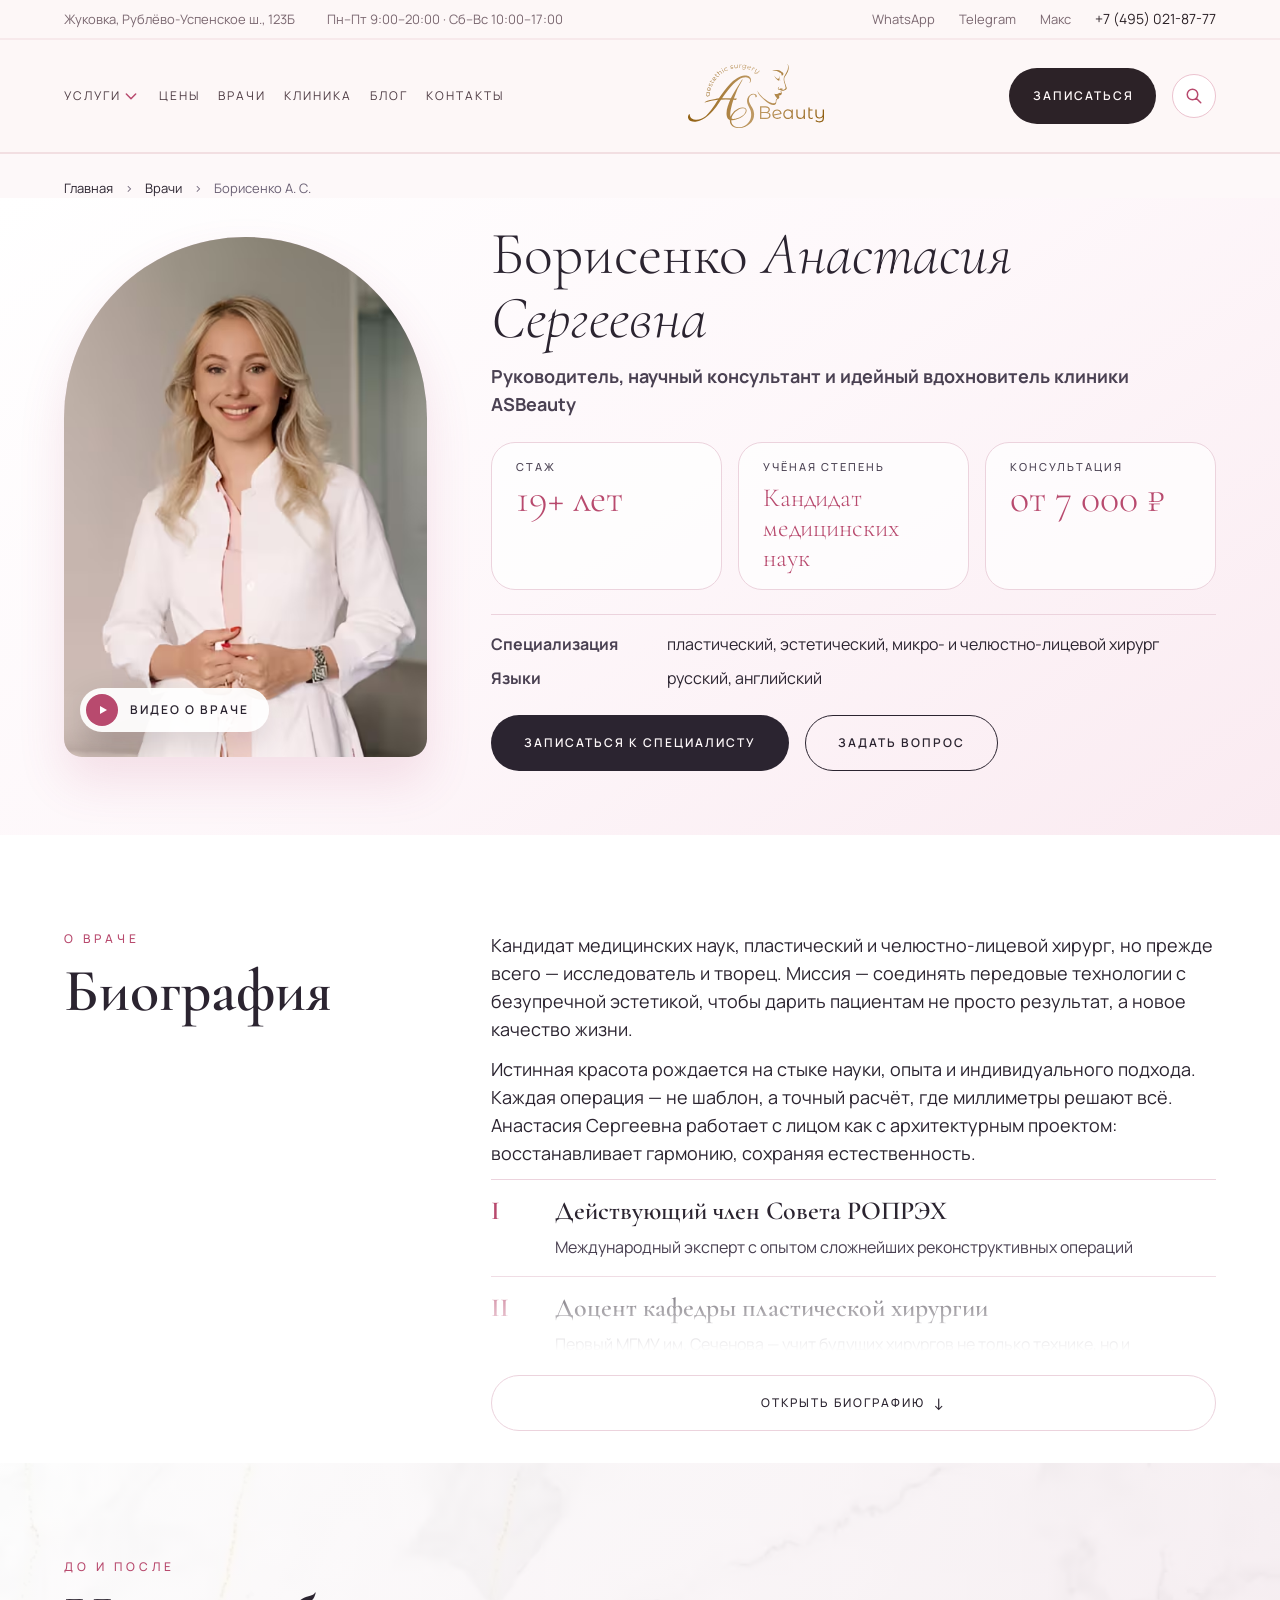
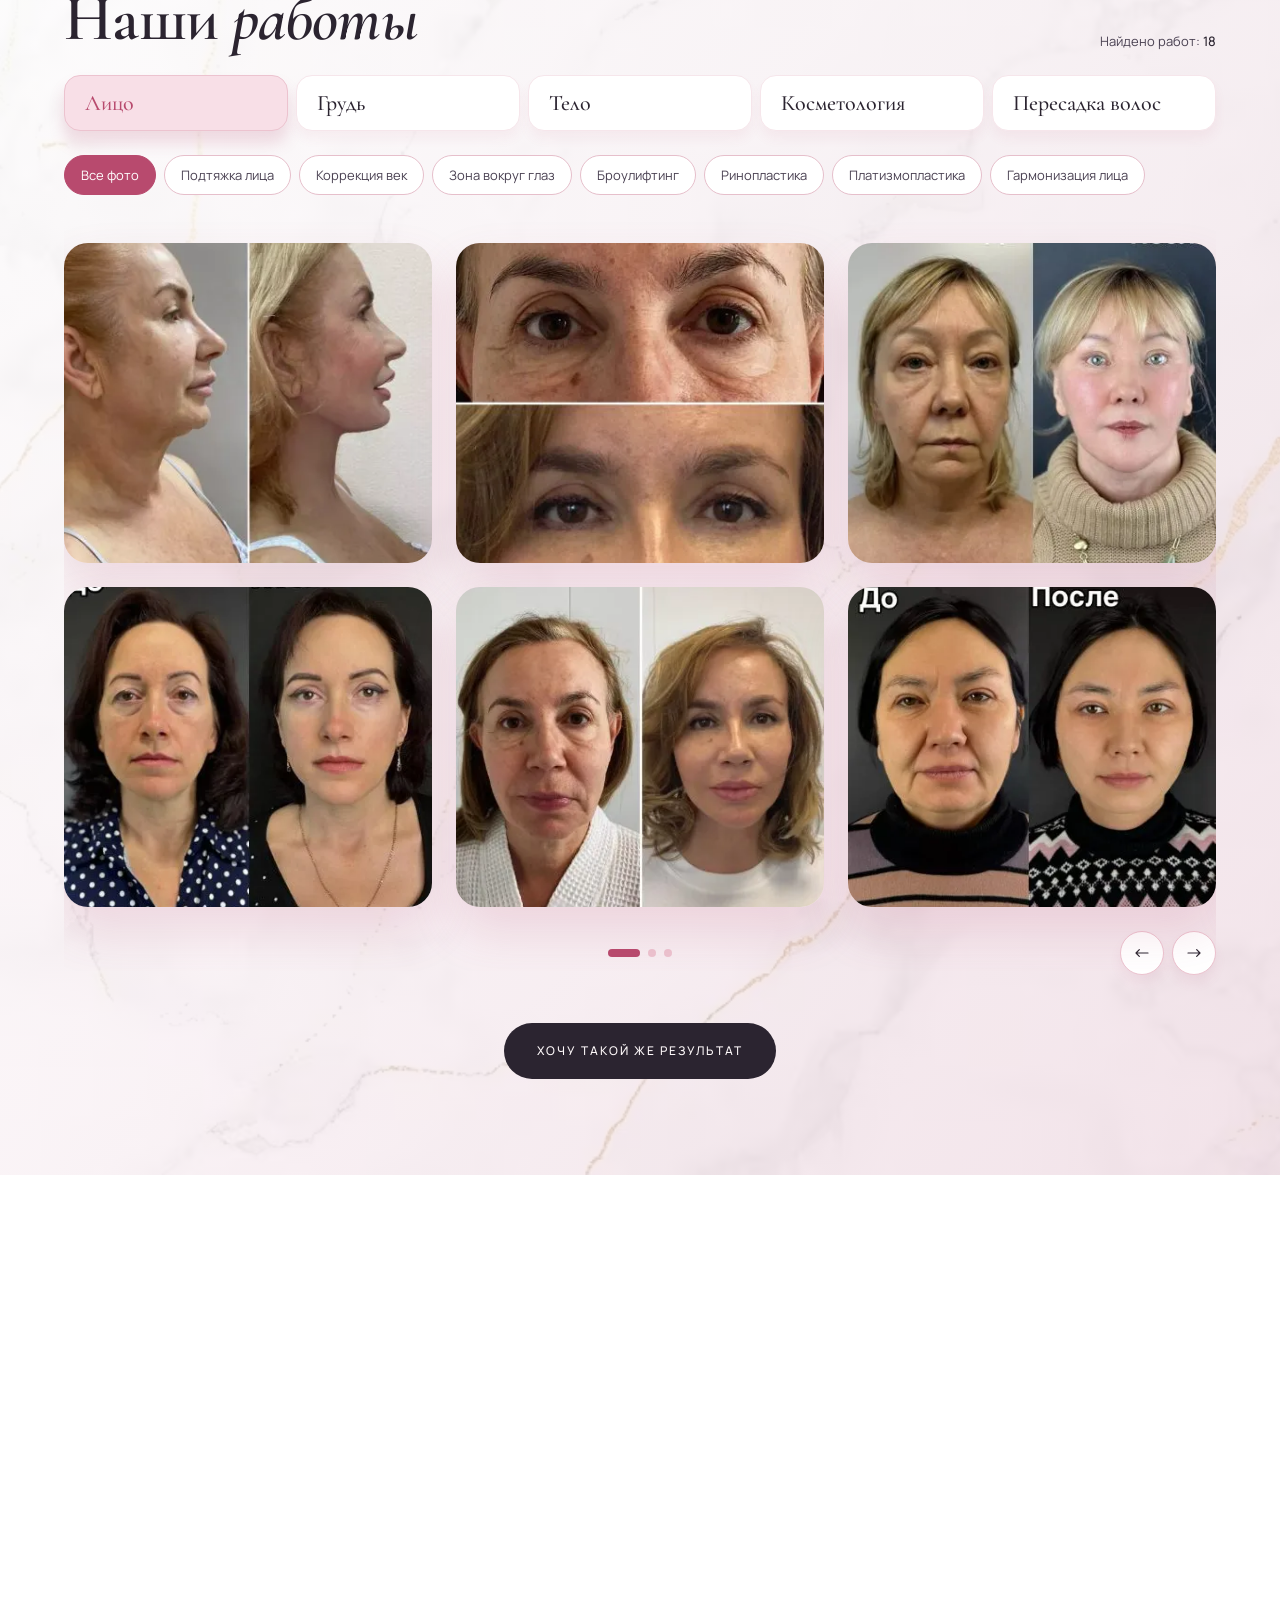
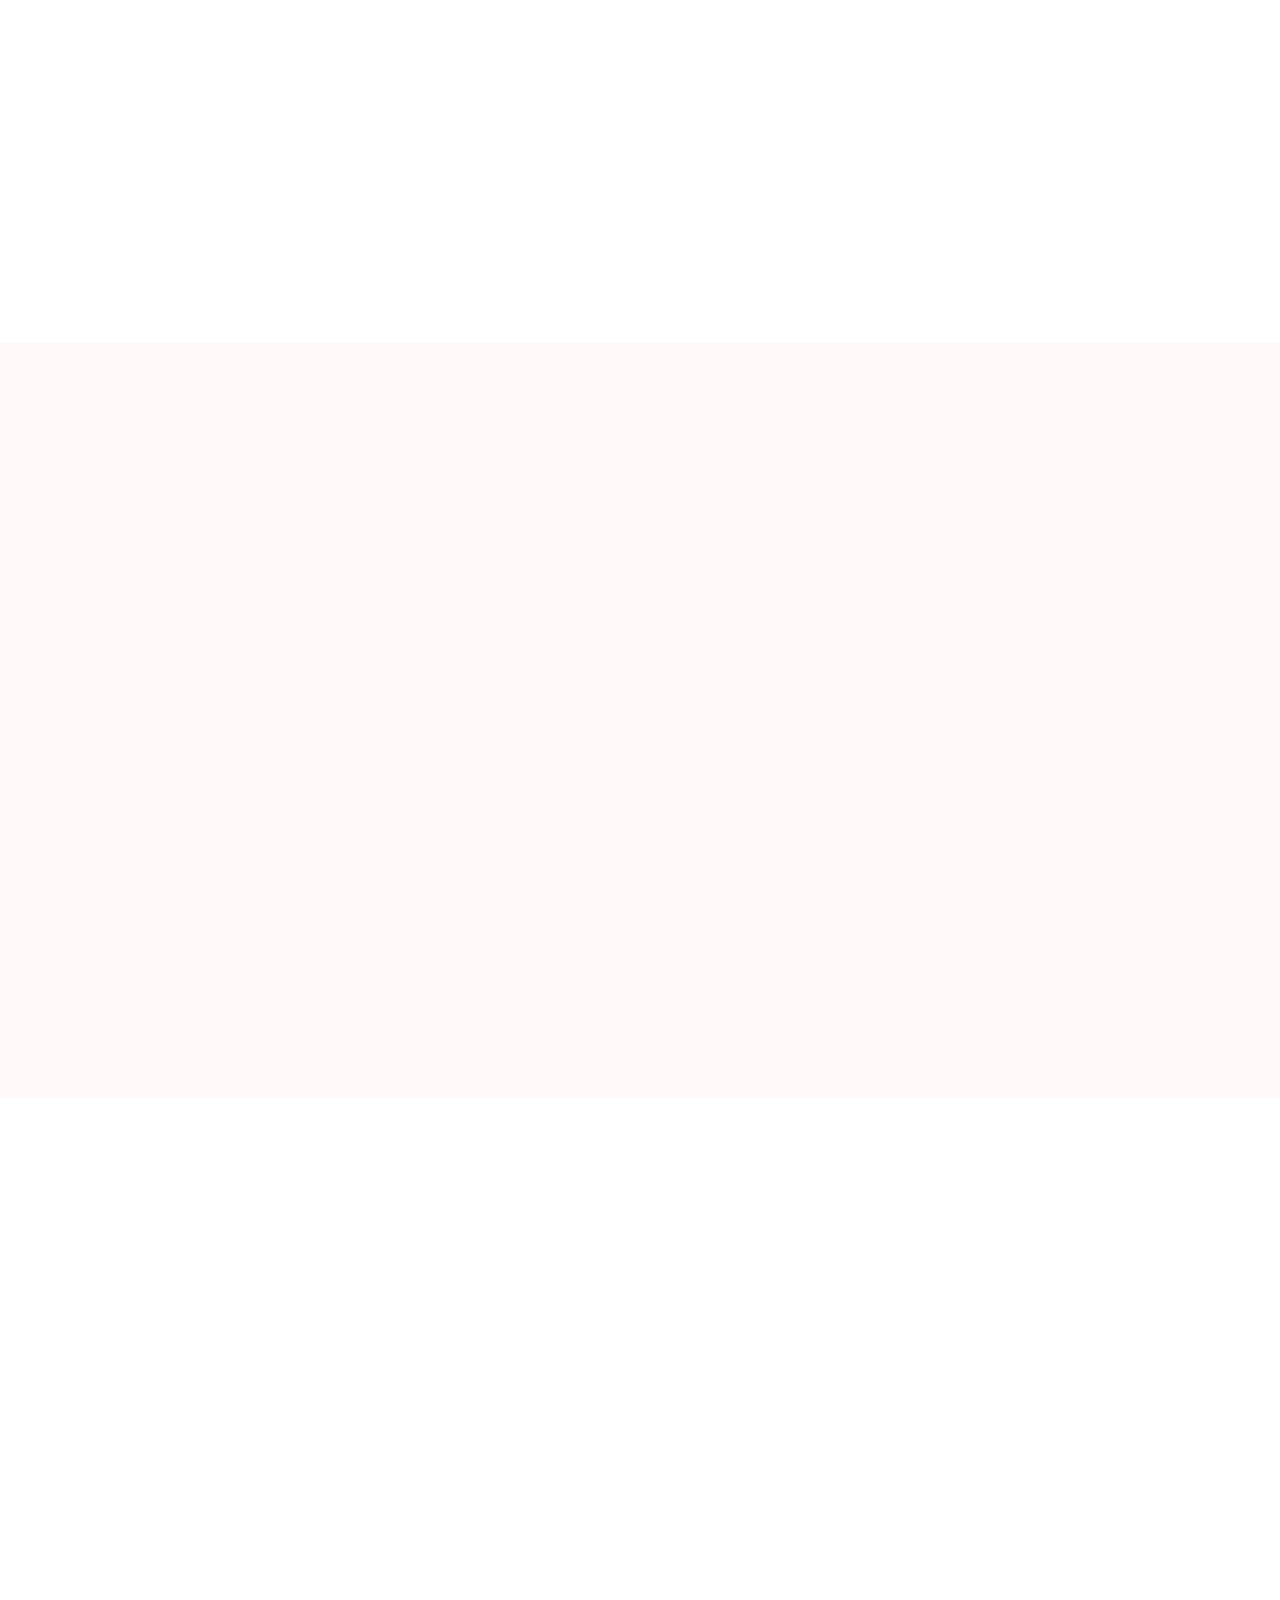
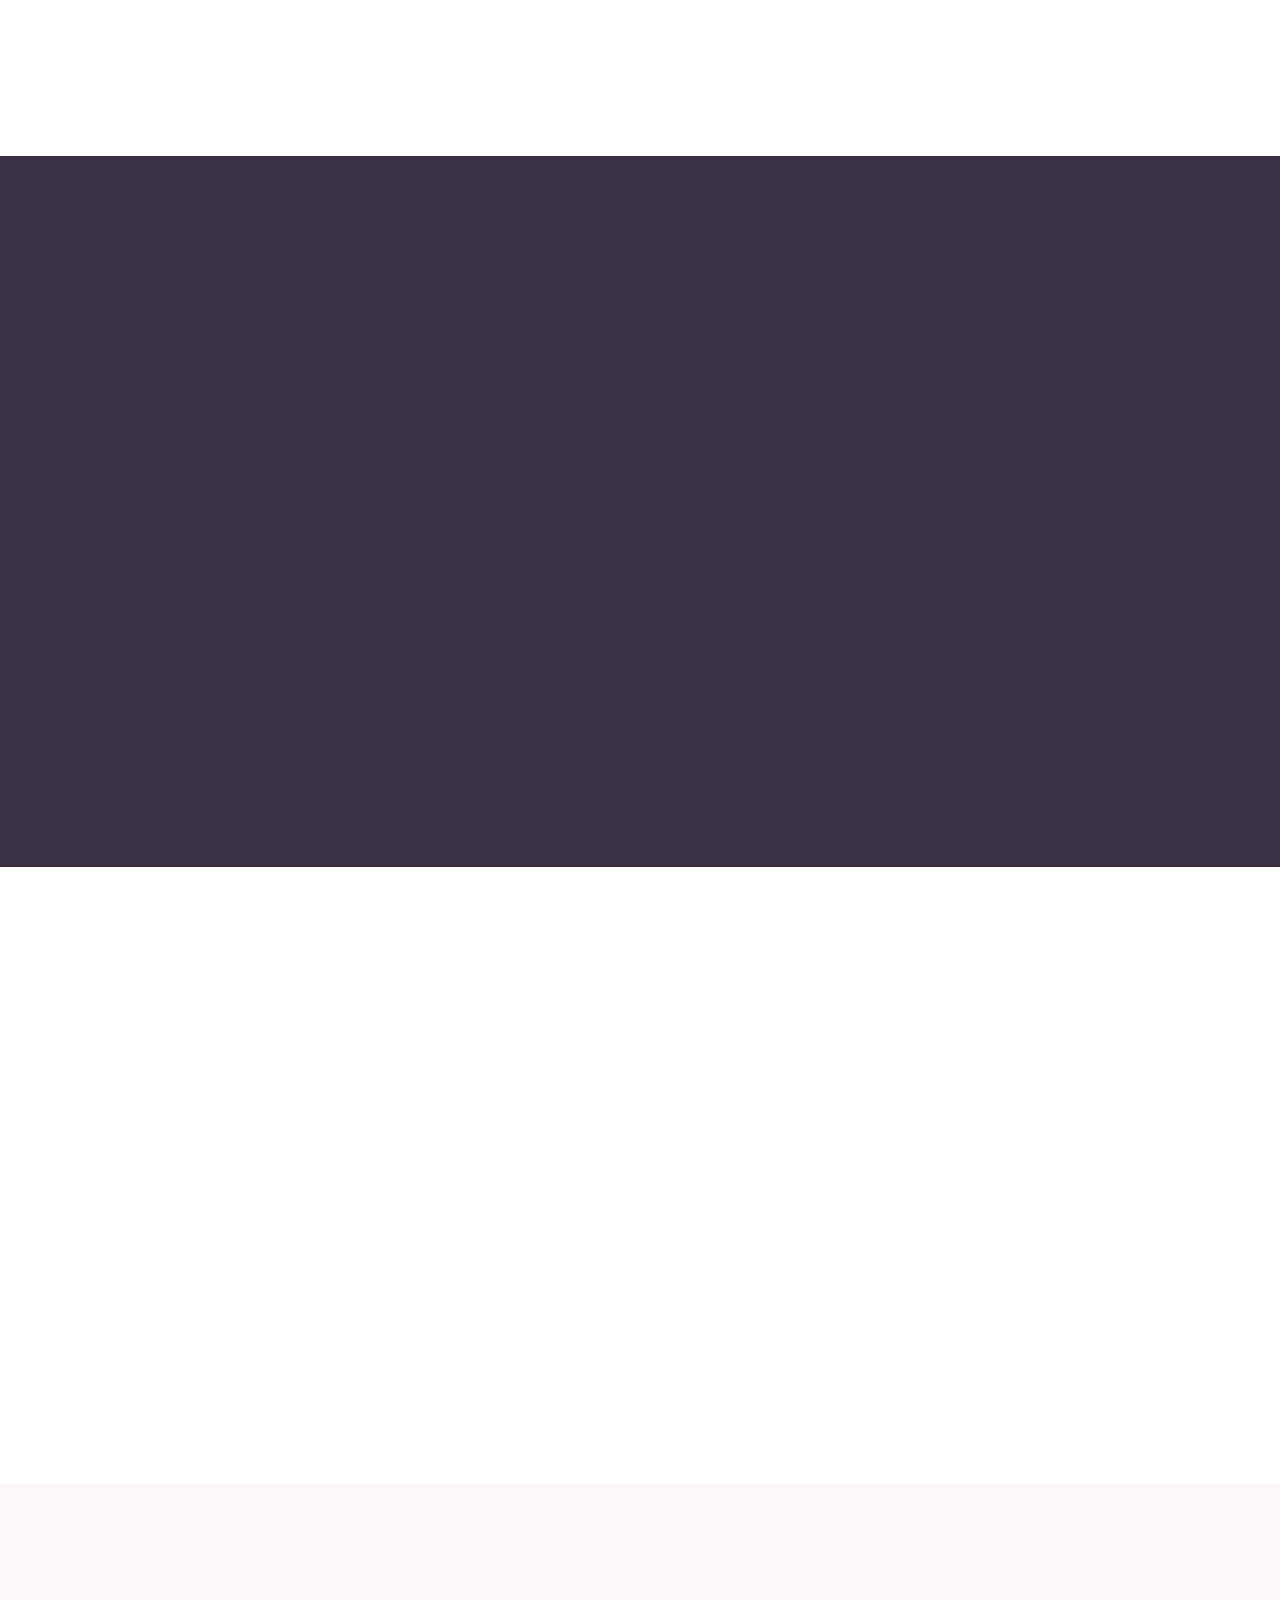
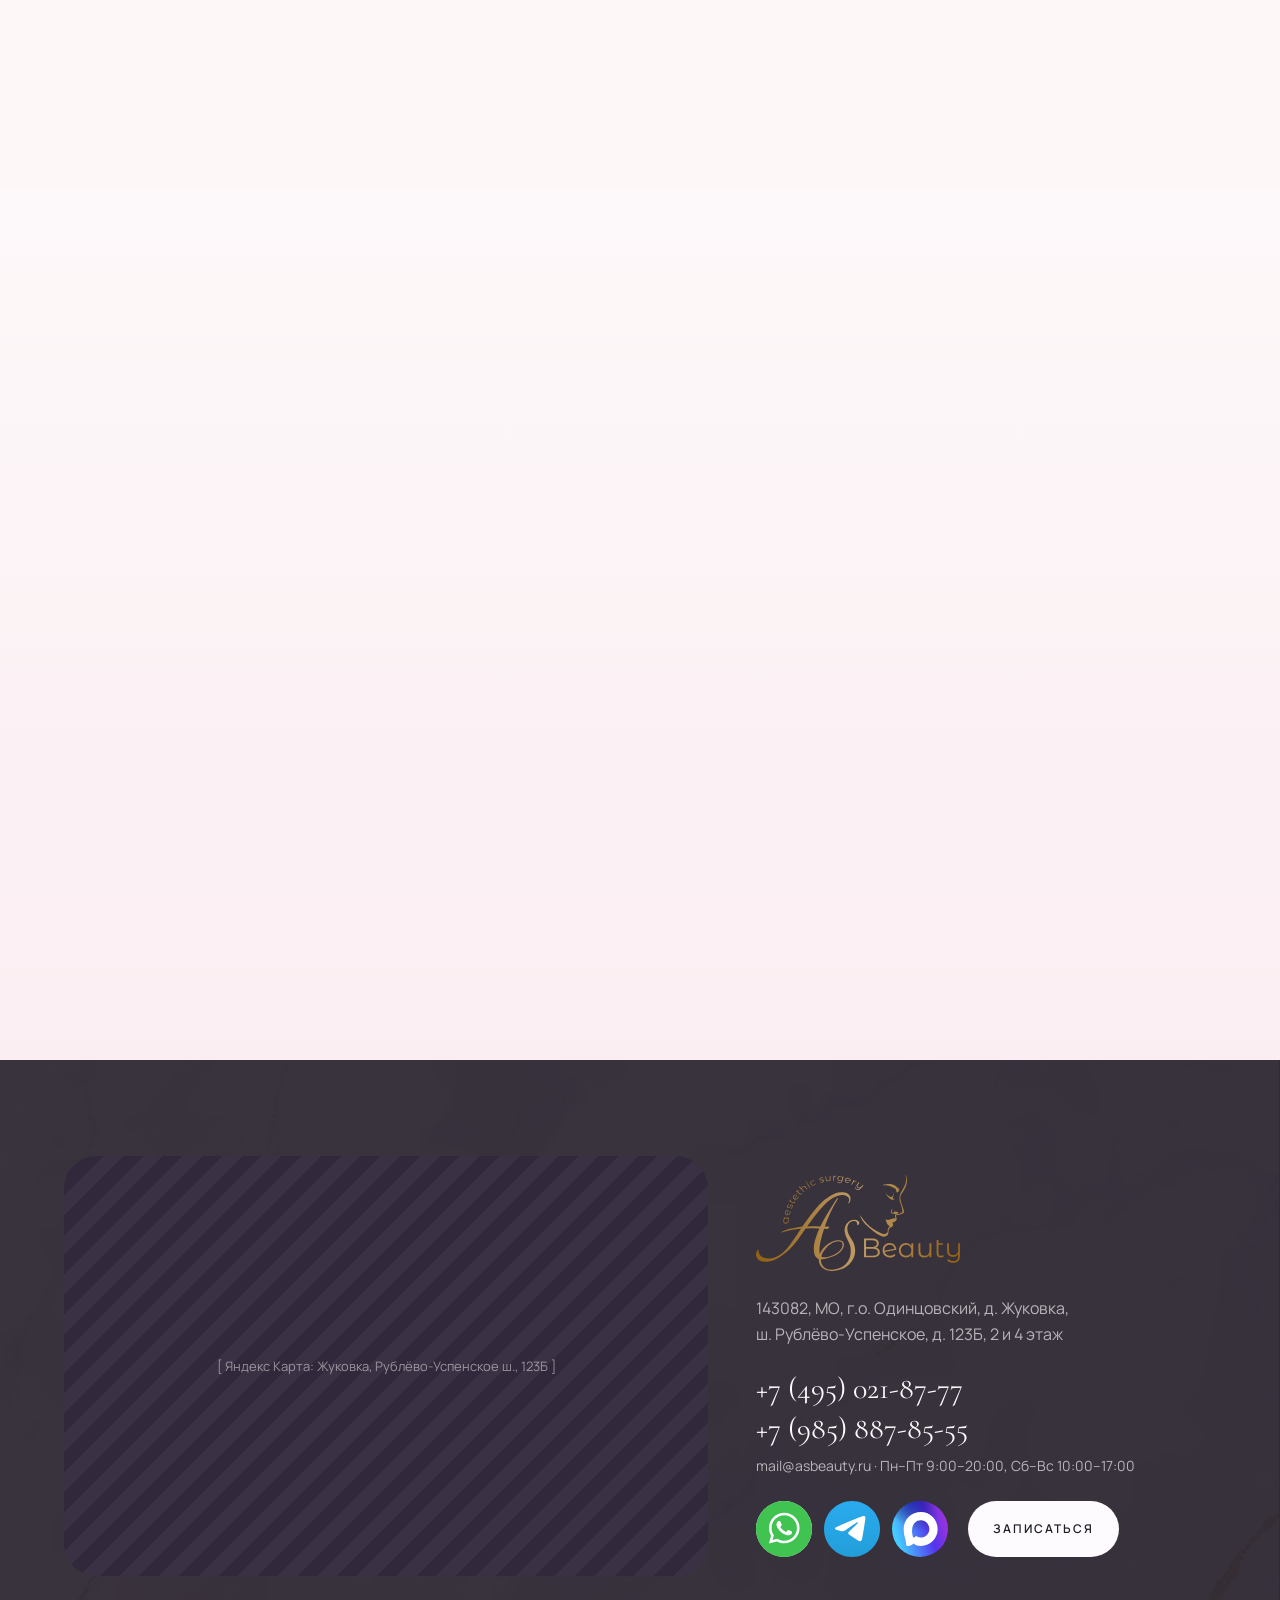
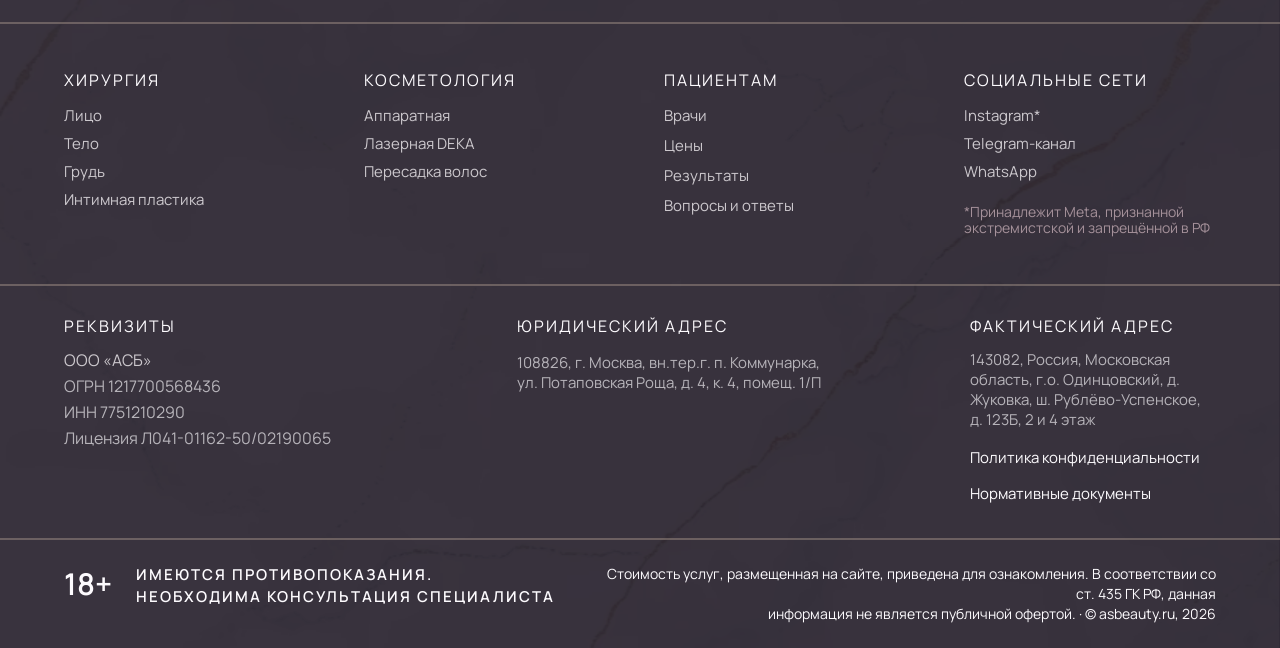
<file: doctor.html>
<!DOCTYPE html><html lang="ru"><head><meta name="robots" content="noindex, nofollow"><meta charset="utf-8"><meta name="viewport" content="width=device-width, initial-scale=1"><title>Борисенко Анастасия Сергеевна — пластический хирург</title><meta name="description" content="Анастасия Борисенко — кандидат медицинских наук, пластический и челюстно-лицевой хирург, основатель клиники ASBeauty. Стаж 19+ лет, запись на консультацию."><meta property="og:type" content="website"><meta property="og:locale" content="ru_RU"><meta property="og:site_name" content="ASBeauty"><meta property="og:title" content="Борисенко Анастасия Сергеевна — пластический хирург"><meta property="og:url" content="https://shodibek.github.io/ASBeauty/doctor.html"><meta property="og:description" content="Анастасия Борисенко — кандидат медицинских наук, пластический и челюстно-лицевой хирург, основатель клиники ASBeauty. Стаж 19+ лет, запись на консультацию."><meta property="og:image" content="https://shodibek.github.io/ASBeauty/images/doctors/doctor-1.webp"><meta name="twitter:card" content="summary_large_image"><meta name="twitter:title" content="Борисенко Анастасия Сергеевна — пластический хирург"><meta name="twitter:description" content="Анастасия Борисенко — кандидат медицинских наук, пластический и челюстно-лицевой хирург, основатель клиники ASBeauty. Стаж 19+ лет, запись на консультацию."><meta name="twitter:image" content="https://shodibek.github.io/ASBeauty/images/doctors/doctor-1.webp"><meta name="theme-color" content="#fdf7f7"><link rel="canonical" href="https://shodibek.github.io/ASBeauty/doctor.html"><link rel="icon" href="./favicon/favicon.ico" sizes="32x32"><link rel="icon" href="./favicon/favicon.svg" type="image/svg+xml"><link rel="apple-touch-icon" href="./favicon/apple-touch-icon.png"><link rel="manifest" href="./site.webmanifest"><link rel="preload" href="./fonts/manrope/manrope-cyrillic-400.woff2" as="font" type="font/woff2" crossorigin><link rel="stylesheet" href="./css/main.css?v=1795263885239"><script src="./js/main.js?v=1795263885239" defer></script><script type="application/ld+json">{"@context":"https://schema.org","@type":"MedicalClinic","name":"ASBeauty","description":"Клиника инновационной пластической хирургии и косметологии","url":"https://shodibek.github.io/ASBeauty/","logo":"https://shodibek.github.io/ASBeauty/images/logo/logo.svg","image":"https://shodibek.github.io/ASBeauty/images/hero/main-hero.webp","email":"mail@asbeauty.ru","telephone":["+74950218777","+79858878555"],"address":{"@type":"PostalAddress","streetAddress":"Рублёво-Успенское ш., 123Б","addressLocality":"Жуковка","addressRegion":"Московская область","addressCountry":"RU"},"openingHoursSpecification":[{"@type":"OpeningHoursSpecification","dayOfWeek":["Monday","Tuesday","Wednesday","Thursday","Friday"],"opens":"09:00","closes":"20:00"},{"@type":"OpeningHoursSpecification","dayOfWeek":["Saturday","Sunday"],"opens":"10:00","closes":"17:00"}],"medicalSpecialty":["PlasticSurgery","Dermatology"],"priceRange":"₽₽₽"}</script><script type="application/ld+json">{"@context":"https://schema.org","@type":"Physician","name":"Борисенко Анастасия Сергеевна","description":"Руководитель, научный консультант и идейный вдохновитель клиники ASBeauty","image":"https://shodibek.github.io/ASBeauty/images/doctors/doctor-1.webp","url":"https://shodibek.github.io/ASBeauty/doctor.html","medicalSpecialty":"PlasticSurgery","knowsLanguage":["ru","en"],"worksFor":{"@type":"MedicalClinic","name":"ASBeauty","url":"https://shodibek.github.io/ASBeauty/"}}</script></head><body><header class="header js-header"><div class="header__bar"><div class="header__top"><div class="container header__top-inner"><div class="header__info"><span>Жуковка, Рублёво-Успенское ш., 123Б</span><span>Пн–Пт 9:00–20:00 · Сб–Вс 10:00–17:00</span></div><div class="header__contacts"><a class="header__contact" href="#">WhatsApp</a><a class="header__contact" href="#">Telegram</a><a class="header__contact" href="#">Макс</a><a class="header__phone" href="tel:+74950218777">+7 (495) 021-87-77</a></div></div></div><div class="container header__main"><nav class="header__nav" aria-label="Основное меню"><ul class="header__menu"><li class="header__menu-item js-header-dropdown"><button class="header__menu-link header__menu-toggle js-header-dropdown-toggle" type="button" aria-expanded="false" aria-controls="header-services"><span class="header__menu-text">Услуги</span><svg class="header__chevron" aria-hidden="true" focusable="false"><use href="./images/sprites.svg#chevron-down"></use></svg></button><div class="header__dropdown" id="header-services"><div class="header__dropdown-group"><p class="header__dropdown-title">Хирургия</p><ul class="header__dropdown-list"><li><a class="header__dropdown-link" href="service.html">Лицо</a></li><li><a class="header__dropdown-link" href="service.html">Тело</a></li><li><a class="header__dropdown-link" href="service.html">Грудь</a></li><li><a class="header__dropdown-link" href="service.html">Интимная пластика</a></li></ul></div><div class="header__dropdown-group"><p class="header__dropdown-title">Косметология</p><ul class="header__dropdown-list"><li><a class="header__dropdown-link" href="service.html">Аппаратная</a></li><li><a class="header__dropdown-link" href="service.html">Лазерная DEKA</a></li><li><a class="header__dropdown-link" href="service.html">Пересадка волос</a></li></ul></div></div></li><li class="header__menu-item"><a class="header__menu-link" href="prices.html"><span class="header__menu-text">Цены</span></a></li><li class="header__menu-item"><a class="header__menu-link" href="doctors.html"><span class="header__menu-text">Врачи</span></a></li><li class="header__menu-item"><a class="header__menu-link" href="clinic.html"><span class="header__menu-text">Клиника</span></a></li><li class="header__menu-item"><a class="header__menu-link" href="#"><span class="header__menu-text">Блог</span></a></li><li class="header__menu-item"><a class="header__menu-link" href="#"><span class="header__menu-text">Контакты</span></a></li></ul></nav><a class="logo header__logo" href="main.html" aria-label="ASBeauty — на главную"><img class="logo__image" src="./images/logo/logo.svg" width="136" height="64" alt=""></a><div class="header__actions"><form class="header__search" action="#" method="get" role="search"><label class="visually-hidden" for="header-search-input">Поиск по услугам</label><svg class="header__search-icon" aria-hidden="true" focusable="false"><use href="./images/sprites.svg#search"></use></svg><input class="header__search-input" id="header-search-input" type="search" name="q" placeholder="Поиск по услугам" autocomplete="off"></form><a class="button header__button" href="#booking">Записаться</a><button class="header__icon-button header__icon-button--search js-header-search-toggle" type="button" aria-label="Поиск" aria-expanded="false" aria-controls="header-search-panel"><svg class="header__icon" aria-hidden="true" focusable="false"><use href="./images/sprites.svg#search"></use></svg></button><a class="header__icon-button" href="tel:+74950218777" aria-label="Позвонить в клинику"><svg class="header__icon" aria-hidden="true" focusable="false"><use href="./images/sprites.svg#phone"></use></svg></a><button class="header__icon-button header__icon-button--dark js-header-burger" type="button" aria-label="Открыть меню" aria-expanded="false" aria-controls="header-mobile-menu"><svg class="header__icon header__icon--menu" aria-hidden="true" focusable="false"><use href="./images/sprites.svg#menu"></use></svg><svg class="header__icon header__icon--close" aria-hidden="true" focusable="false"><use href="./images/sprites.svg#close"></use></svg></button></div></div><div class="header__search-panel" id="header-search-panel"><div class="container"><form class="header__search header__search--panel" action="#" method="get" role="search"><label class="visually-hidden" for="header-search-panel-input">Поиск по услугам</label><svg class="header__search-icon" aria-hidden="true" focusable="false"><use href="./images/sprites.svg#search"></use></svg><input class="header__search-input" id="header-search-panel-input" type="search" name="q" placeholder="Поиск по услугам" autocomplete="off"></form></div></div></div><div class="header__mobile" id="header-mobile-menu"><nav class="header__mobile-nav" aria-label="Мобильное меню"><ul class="header__mobile-list"><li class="header__mobile-item js-header-accordion"><button class="header__mobile-link js-header-accordion-toggle" type="button" aria-expanded="false" aria-controls="header-mobile-services">Услуги<svg class="header__chevron" aria-hidden="true" focusable="false"><use href="./images/sprites.svg#chevron-down"></use></svg></button><div class="header__mobile-services" id="header-mobile-services"><div class="header__mobile-services-inner"><div class="header__mobile-services-content"><div class="header__dropdown-group"><p class="header__dropdown-title">Хирургия</p><ul class="header__dropdown-list"><li><a class="header__dropdown-link" href="service.html">Лицо</a></li><li><a class="header__dropdown-link" href="service.html">Тело</a></li><li><a class="header__dropdown-link" href="service.html">Грудь</a></li><li><a class="header__dropdown-link" href="service.html">Интимная пластика</a></li></ul></div><div class="header__dropdown-group"><p class="header__dropdown-title">Косметология</p><ul class="header__dropdown-list"><li><a class="header__dropdown-link" href="service.html">Аппаратная</a></li><li><a class="header__dropdown-link" href="service.html">Лазерная DEKA</a></li><li><a class="header__dropdown-link" href="service.html">Пересадка волос</a></li></ul></div></div></div></div></li><li class="header__mobile-item"><a class="header__mobile-link" href="prices.html">Цены</a></li><li class="header__mobile-item"><a class="header__mobile-link" href="doctors.html">Врачи</a></li><li class="header__mobile-item"><a class="header__mobile-link" href="clinic.html">Клиника</a></li><li class="header__mobile-item"><a class="header__mobile-link" href="#">Блог</a></li><li class="header__mobile-item"><a class="header__mobile-link" href="#">Контакты</a></li></ul></nav><div class="header__mobile-contacts"><a class="header__mobile-phone" href="tel:+74950218777">+7 (495) 021-87-77</a><p class="text text--s header__mobile-text">Жуковка, Рублёво-Успенское ш., 123Б</p><p class="text text--s header__mobile-text">Пн–Пт 9:00–20:00 · Сб–Вс 10:00–17:00</p><div class="header__mobile-socials"><a class="header__mobile-social" href="#" aria-label="WhatsApp"><img class="header__mobile-social-icon" src="./images/social/whatsapp.svg" width="44" height="44" alt="" loading="lazy"></a><a class="header__mobile-social" href="#" aria-label="Telegram"><img class="header__mobile-social-icon" src="./images/social/telegram.svg" width="44" height="44" alt="" loading="lazy"></a><a class="header__mobile-social" href="#" aria-label="Макс"><img class="header__mobile-social-icon" src="./images/social/max.svg" width="44" height="44" alt="" loading="lazy"></a></div><a class="button button--block header__mobile-button" href="#booking">Записаться</a></div></div></header><nav class="breadcrumbs" aria-label="Хлебные крошки"><ol class="container breadcrumbs__list" itemscope itemtype="https://schema.org/BreadcrumbList"><li class="breadcrumbs__item" itemprop="itemListElement" itemscope itemtype="https://schema.org/ListItem"><a class="breadcrumbs__link" href="main.html" itemprop="item"><span itemprop="name">Главная</span></a><span class="breadcrumbs__separator" aria-hidden="true">›</span><meta itemprop="position" content="1"></li><li class="breadcrumbs__item" itemprop="itemListElement" itemscope itemtype="https://schema.org/ListItem"><a class="breadcrumbs__link" href="doctors.html" itemprop="item"><span itemprop="name">Врачи</span></a><span class="breadcrumbs__separator" aria-hidden="true">›</span><meta itemprop="position" content="2"></li><li class="breadcrumbs__item" itemprop="itemListElement" itemscope itemtype="https://schema.org/ListItem"><span class="breadcrumbs__current" itemprop="name" aria-current="page">Борисенко А. С.</span><meta itemprop="position" content="3"></li></ol></nav><main><section class="doctor-hero" itemscope itemtype="https://schema.org/Physician"><div class="container doctor-hero__inner"><div class="doctor-hero__media"><picture class="doctor-hero__picture"><source srcset="./images/doctors/doctor-1.avif" type="image/avif"><img class="doctor-hero__photo" src="./images/doctors/doctor-1.webp" width="480" height="708" alt="Борисенко Анастасия Сергеевна, пластический хирург" loading="eager" fetchpriority="high" draggable="false"></picture><button class="doctor-hero__video js-video" type="button" data-video="./video/borisenko.mp4" aria-label="Смотреть видео о враче"><span class="doctor-hero__video-icon" aria-hidden="true"><svg class="doctor-hero__video-svg" aria-hidden="true" focusable="false"><use href="./images/sprites.svg#play"></use></svg></span><span>Видео о враче</span></button></div><div class="doctor-hero__content"><div class="doctor-hero__head"><h1 class="doctor-hero__title" itemprop="name">Борисенко <span class="doctor-hero__accent">Анастасия Сергеевна</span></h1><p class="doctor-hero__lead" itemprop="description">Руководитель, научный консультант и идейный вдохновитель клиники ASBeauty</p></div><ul class="doctor-hero__stats"><li class="doctor-hero__stat"><span class="doctor-hero__stat-label">Стаж</span><span class="doctor-hero__stat-value">19+ лет</span></li><li class="doctor-hero__stat"><span class="doctor-hero__stat-label">Учёная степень</span><span class="doctor-hero__stat-value doctor-hero__stat-value--small">Кандидат медицинских наук</span></li><li class="doctor-hero__stat"><span class="doctor-hero__stat-label">Консультация</span><span class="doctor-hero__stat-value">от 7 000 ₽</span></li></ul><dl class="doctor-hero__facts"><div class="doctor-hero__fact"><dt class="doctor-hero__fact-label">Специализация</dt><dd class="doctor-hero__fact-value">пластический, эстетический, микро- и челюстно-лицевой хирург</dd></div><div class="doctor-hero__fact"><dt class="doctor-hero__fact-label">Языки</dt><dd class="doctor-hero__fact-value">русский, английский</dd></div></dl><div class="doctor-hero__actions"><a class="button doctor-hero__button" href="#booking">Записаться к специалисту</a><a class="button button--outline-dark doctor-hero__button doctor-hero__button--outline" href="#">Задать вопрос</a></div></div></div></section><section class="profile profile--bio" id="bio" aria-labelledby="bio-title"><div class="container profile__inner"><div class="profile__head"><p class="eyebrow eyebrow--strong profile__eyebrow">О враче</p><h2 class="profile__title" id="bio-title">Биография</h2></div><div class="profile__body js-collapse"><div class="profile__content js-collapse-content" id="bio-content"><p class="profile__text">Кандидат медицинских наук, пластический и челюстно-лицевой хирург, но прежде всего — исследователь и творец. Миссия — соединять передовые технологии с безупречной эстетикой, чтобы дарить пациентам не просто результат, а новое качество жизни.</p><p class="profile__text">Истинная красота рождается на стыке науки, опыта и индивидуального подхода. Каждая операция — не шаблон, а точный расчёт, где миллиметры решают всё. Анастасия Сергеевна работает с лицом как с архитектурным проектом: восстанавливает гармонию, сохраняя естественность.</p><ol class="profile__achievements"><li class="profile__achievement"><span class="profile__roman" aria-hidden="true">I</span><span class="profile__achievement-body"><span class="profile__achievement-title">Действующий член Совета РОПРЭХ</span><span class="profile__achievement-text">Международный эксперт с опытом сложнейших реконструктивных операций</span></span></li><li class="profile__achievement"><span class="profile__roman" aria-hidden="true">II</span><span class="profile__achievement-body"><span class="profile__achievement-title">Доцент кафедры пластической хирургии</span><span class="profile__achievement-text">Первый МГМУ им. Сеченова — учит будущих хирургов не только технике, но и философии эстетики</span></span></li><li class="profile__achievement"><span class="profile__roman" aria-hidden="true">III</span><span class="profile__achievement-body"><span class="profile__achievement-title">Заведующая инновационного центра эстетической хирургии лица</span><span class="profile__achievement-text">ФГБНУ «НИИГБ им. Краснова» — там, где наука встречается с практикой</span></span></li><li class="profile__achievement"><span class="profile__roman" aria-hidden="true">IV</span><span class="profile__achievement-body"><span class="profile__achievement-title">Спикер с международным признанием</span><span class="profile__achievement-text">Публикации в топовых журналах (PRS, Q1, Q2) — делится только проверенными знаниями</span></span></li></ol></div><button class="profile__toggle js-collapse-toggle" type="button" aria-expanded="false" aria-controls="bio-content" data-text-open="Открыть биографию" data-text-close="Свернуть биографию"><span class="js-collapse-label">Открыть биографию</span><span class="profile__toggle-arrow" aria-hidden="true">↓</span></button></div></div></section><section class="works js-works" id="works" aria-labelledby="works-title" data-page-size="6" data-mobile-step="2"><div class="container"><div class="works__head"><div class="works__heading"><p class="eyebrow eyebrow--strong">До и после</p><h2 class="h2 works__title" id="works-title"><span class="works__word works__word--first">Наши</span> <span class="works__word works__word--second">работы</span></h2></div><p class="works__found">Найдено работ: <span class="works__found-count js-works-count">18</span></p></div><div class="works__filters"><div class="works__tabs" role="group" aria-label="Направления"><button class="works__tab js-works-tab is-active" type="button" aria-pressed="true" aria-controls="works-panel-face" data-value="face">Лицо</button><button class="works__tab js-works-tab" type="button" aria-pressed="false" aria-controls="works-panel-breast" data-value="breast">Грудь</button><button class="works__tab js-works-tab" type="button" aria-pressed="false" aria-controls="works-panel-body" data-value="body">Тело</button><button class="works__tab js-works-tab" type="button" aria-pressed="false" aria-controls="works-panel-cosmetology" data-value="cosmetology">Косметология</button><button class="works__tab js-works-tab" type="button" aria-pressed="false" aria-controls="works-panel-hair" data-value="hair">Пересадка волос</button></div><div class="dropdown works__select js-dropdown js-works-select"><button class="dropdown__toggle works__select-toggle js-dropdown-toggle" type="button" aria-expanded="false" aria-controls="works-select-list" aria-label="Выбрать направление"><span class="works__select-value js-dropdown-label"><span>Лицо</span><span class="works__select-count">18</span></span><svg class="dropdown__icon works__select-icon" aria-hidden="true" focusable="false"><use href="./images/sprites.svg#chevron-down"></use></svg></button><div class="dropdown__panel"><div class="dropdown__inner"><ul class="dropdown__list" id="works-select-list" role="listbox"><li><button class="dropdown__option js-dropdown-option is-active" type="button" role="option" aria-selected="true" data-value="face"><span class="works__select-option js-dropdown-option-label"><span>Лицо</span><span class="works__select-count">18</span></span></button></li><li><button class="dropdown__option js-dropdown-option" type="button" role="option" aria-selected="false" data-value="breast"><span class="works__select-option js-dropdown-option-label"><span>Грудь</span><span class="works__select-count">0</span></span></button></li><li><button class="dropdown__option js-dropdown-option" type="button" role="option" aria-selected="false" data-value="body"><span class="works__select-option js-dropdown-option-label"><span>Тело</span><span class="works__select-count">0</span></span></button></li><li><button class="dropdown__option js-dropdown-option" type="button" role="option" aria-selected="false" data-value="cosmetology"><span class="works__select-option js-dropdown-option-label"><span>Косметология</span><span class="works__select-count">1</span></span></button></li><li><button class="dropdown__option js-dropdown-option" type="button" role="option" aria-selected="false" data-value="hair"><span class="works__select-option js-dropdown-option-label"><span>Пересадка волос</span><span class="works__select-count">11</span></span></button></li></ul></div></div></div><div class="works__chips js-works-chips" data-category="face"><button class="chip works__chip js-works-chip is-active" type="button" aria-pressed="true" data-value="all">Все фото</button><button class="chip works__chip js-works-chip" type="button" aria-pressed="false" data-value="Подтяжка лица">Подтяжка лица</button><button class="chip works__chip js-works-chip" type="button" aria-pressed="false" data-value="Коррекция век">Коррекция век</button><button class="chip works__chip js-works-chip" type="button" aria-pressed="false" data-value="Зона вокруг глаз">Зона вокруг глаз</button><button class="chip works__chip js-works-chip" type="button" aria-pressed="false" data-value="Броулифтинг">Броулифтинг</button><button class="chip works__chip js-works-chip" type="button" aria-pressed="false" data-value="Ринопластика">Ринопластика</button><button class="chip works__chip js-works-chip" type="button" aria-pressed="false" data-value="Платизмопластика">Платизмопластика</button><button class="chip works__chip js-works-chip" type="button" aria-pressed="false" data-value="Гармонизация лица">Гармонизация лица</button></div><div class="works__chips js-works-chips" data-category="breast" hidden><button class="chip works__chip js-works-chip is-active" type="button" aria-pressed="true" data-value="all">Все фото</button></div><div class="works__chips js-works-chips" data-category="body" hidden><button class="chip works__chip js-works-chip is-active" type="button" aria-pressed="true" data-value="all">Все фото</button></div><div class="works__chips js-works-chips" data-category="cosmetology" hidden><button class="chip works__chip js-works-chip is-active" type="button" aria-pressed="true" data-value="all">Все фото</button></div><div class="works__chips js-works-chips" data-category="hair" hidden><button class="chip works__chip js-works-chip is-active" type="button" aria-pressed="true" data-value="all">Все фото</button></div></div><div class="works__panel js-works-panel" id="works-panel-face" data-category="face"><div class="swiper works__slider"><ul class="swiper-wrapper works__pages js-works-pages" aria-live="polite"><li class="swiper-slide works__page"><ul class="works__grid"><li class="works__item js-works-item" data-sub="Подтяжка лица" data-index="0"><a class="works__link js-works-link" href="./images/works/work-1.webp" aria-label="Подтяжка лица — открыть фото до и после"><img class="works__image" src="./images/works/work-1.webp" width="391" height="391" alt="Подтяжка лица — фото до и после" loading="lazy" decoding="async" draggable="false"></a></li><li class="works__item js-works-item" data-sub="Коррекция век" data-index="1"><a class="works__link js-works-link" href="./images/works/work-2.webp" aria-label="Коррекция век — открыть фото до и после"><img class="works__image" src="./images/works/work-2.webp" width="389" height="389" alt="Коррекция век — фото до и после" loading="lazy" decoding="async" draggable="false"></a></li><li class="works__item js-works-item" data-sub="Подтяжка лица" data-index="2"><a class="works__link js-works-link" href="./images/works/work-3.webp" aria-label="Подтяжка лица — открыть фото до и после"><img class="works__image" src="./images/works/work-3.webp" width="396" height="398" alt="Подтяжка лица — фото до и после" loading="lazy" decoding="async" draggable="false"></a></li><li class="works__item js-works-item" data-sub="Зона вокруг глаз" data-index="3"><a class="works__link js-works-link" href="./images/works/work-4.webp" aria-label="Зона вокруг глаз — открыть фото до и после"><img class="works__image" src="./images/works/work-4.webp" width="396" height="397" alt="Зона вокруг глаз — фото до и после" loading="lazy" decoding="async" draggable="false"></a></li><li class="works__item js-works-item" data-sub="Подтяжка лица" data-index="4"><a class="works__link js-works-link" href="./images/works/work-5.webp" aria-label="Подтяжка лица — открыть фото до и после"><img class="works__image" src="./images/works/work-5.webp" width="390" height="392" alt="Подтяжка лица — фото до и после" loading="lazy" decoding="async" draggable="false"></a></li><li class="works__item js-works-item" data-sub="Подтяжка лица" data-index="5"><a class="works__link js-works-link" href="./images/works/work-6.webp" aria-label="Подтяжка лица — открыть фото до и после"><img class="works__image" src="./images/works/work-6.webp" width="415" height="373" alt="Подтяжка лица — фото до и после" loading="lazy" decoding="async" draggable="false"></a></li></ul></li><li class="swiper-slide works__page"><ul class="works__grid"><li class="works__item js-works-item" data-sub="Коррекция век" data-index="6"><a class="works__link js-works-link" href="./images/works/blepharoplasty-1.webp" aria-label="Коррекция век — открыть фото до и после"><img class="works__image" src="./images/works/blepharoplasty-1.webp" width="1080" height="1080" alt="Коррекция век — фото до и после" loading="lazy" decoding="async" draggable="false"></a></li><li class="works__item js-works-item" data-sub="Коррекция век" data-index="7"><a class="works__link js-works-link" href="./images/works/blepharoplasty-2.webp" aria-label="Коррекция век — открыть фото до и после"><img class="works__image" src="./images/works/blepharoplasty-2.webp" width="1080" height="1080" alt="Коррекция век — фото до и после" loading="lazy" decoding="async" draggable="false"></a></li><li class="works__item js-works-item" data-sub="Коррекция век" data-index="8"><a class="works__link js-works-link" href="./images/works/blepharoplasty-3.webp" aria-label="Коррекция век — открыть фото до и после"><img class="works__image" src="./images/works/blepharoplasty-3.webp" width="1080" height="1080" alt="Коррекция век — фото до и после" loading="lazy" decoding="async" draggable="false"></a></li><li class="works__item js-works-item" data-sub="Коррекция век" data-index="9"><a class="works__link js-works-link" href="./images/works/blepharoplasty-4.webp" aria-label="Коррекция век — открыть фото до и после"><img class="works__image" src="./images/works/blepharoplasty-4.webp" width="1080" height="1080" alt="Коррекция век — фото до и после" loading="lazy" decoding="async" draggable="false"></a></li><li class="works__item js-works-item" data-sub="Коррекция век" data-index="10"><a class="works__link js-works-link" href="./images/works/blepharoplasty-5.webp" aria-label="Коррекция век — открыть фото до и после"><img class="works__image" src="./images/works/blepharoplasty-5.webp" width="1080" height="1080" alt="Коррекция век — фото до и после" loading="lazy" decoding="async" draggable="false"></a></li><li class="works__item js-works-item" data-sub="Коррекция век" data-index="11"><a class="works__link js-works-link" href="./images/works/blepharoplasty-6.webp" aria-label="Коррекция век — открыть фото до и после"><img class="works__image" src="./images/works/blepharoplasty-6.webp" width="1080" height="1080" alt="Коррекция век — фото до и после" loading="lazy" decoding="async" draggable="false"></a></li></ul></li><li class="swiper-slide works__page"><ul class="works__grid"><li class="works__item js-works-item" data-sub="Коррекция век" data-index="12"><a class="works__link js-works-link" href="./images/works/blepharoplasty-7.webp" aria-label="Коррекция век — открыть фото до и после"><img class="works__image" src="./images/works/blepharoplasty-7.webp" width="1080" height="1080" alt="Коррекция век — фото до и после" loading="lazy" decoding="async" draggable="false"></a></li><li class="works__item js-works-item" data-sub="Подтяжка лица" data-index="13"><a class="works__link js-works-link" href="./images/works/smas-lifting-1.webp" aria-label="Подтяжка лица — открыть фото до и после"><img class="works__image" src="./images/works/smas-lifting-1.webp" width="1080" height="1080" alt="Подтяжка лица — фото до и после" loading="lazy" decoding="async" draggable="false"></a></li><li class="works__item js-works-item" data-sub="Платизмопластика" data-index="14"><a class="works__link js-works-link" href="./images/works/platysmaplasty-1.webp" aria-label="Платизмопластика — открыть фото до и после"><img class="works__image" src="./images/works/platysmaplasty-1.webp" width="1080" height="1080" alt="Платизмопластика — фото до и после" loading="lazy" decoding="async" draggable="false"></a></li><li class="works__item js-works-item" data-sub="Гармонизация лица" data-index="15"><a class="works__link js-works-link" href="./images/works/face-harmonization-1.webp" aria-label="Гармонизация лица — открыть фото до и после"><img class="works__image" src="./images/works/face-harmonization-1.webp" width="1080" height="972" alt="Гармонизация лица — фото до и после" loading="lazy" decoding="async" draggable="false"></a></li><li class="works__item js-works-item" data-sub="Гармонизация лица" data-index="16"><a class="works__link js-works-link" href="./images/works/face-harmonization-2.webp" aria-label="Гармонизация лица — открыть фото до и после"><img class="works__image" src="./images/works/face-harmonization-2.webp" width="1080" height="1080" alt="Гармонизация лица — фото до и после" loading="lazy" decoding="async" draggable="false"></a></li><li class="works__item js-works-item" data-sub="Зона вокруг глаз" data-index="17"><a class="works__link js-works-link" href="./images/works/eye-area-1.webp" aria-label="Зона вокруг глаз — открыть фото до и после"><img class="works__image" src="./images/works/eye-area-1.webp" width="1080" height="1080" alt="Зона вокруг глаз — фото до и после" loading="lazy" decoding="async" draggable="false"></a></li></ul></li></ul></div><div class="slider-nav works__nav"><div class="slider-nav__dots js-slider-dots"></div><div class="slider-nav__arrows"><button class="slider-nav__arrow slider-nav__arrow--prev js-slider-prev" type="button" aria-label="Назад"><svg class="slider-nav__arrow-icon" aria-hidden="true" focusable="false"><use href="./images/sprites.svg#arrow-right"></use></svg></button><button class="slider-nav__arrow js-slider-next" type="button" aria-label="Вперёд"><svg class="slider-nav__arrow-icon" aria-hidden="true" focusable="false"><use href="./images/sprites.svg#arrow-right"></use></svg></button></div></div></div><div class="works__panel js-works-panel" id="works-panel-breast" data-category="breast" hidden></div><div class="works__panel js-works-panel" id="works-panel-body" data-category="body" hidden></div><div class="works__panel js-works-panel" id="works-panel-cosmetology" data-category="cosmetology" hidden><div class="swiper works__slider"><ul class="swiper-wrapper works__pages js-works-pages" aria-live="polite"><li class="swiper-slide works__page"><ul class="works__grid"><li class="works__item js-works-item" data-sub="Омоложение кистей рук" data-index="0"><a class="works__link js-works-link" href="./images/works/hands-1.webp" aria-label="Омоложение кистей рук — открыть фото до и после"><img class="works__image" src="./images/works/hands-1.webp" width="1080" height="1080" alt="Омоложение кистей рук — фото до и после" loading="lazy" decoding="async" draggable="false"></a></li></ul></li></ul></div><div class="slider-nav works__nav" hidden><div class="slider-nav__dots js-slider-dots"></div><div class="slider-nav__arrows"><button class="slider-nav__arrow slider-nav__arrow--prev js-slider-prev" type="button" aria-label="Назад"><svg class="slider-nav__arrow-icon" aria-hidden="true" focusable="false"><use href="./images/sprites.svg#arrow-right"></use></svg></button><button class="slider-nav__arrow js-slider-next" type="button" aria-label="Вперёд"><svg class="slider-nav__arrow-icon" aria-hidden="true" focusable="false"><use href="./images/sprites.svg#arrow-right"></use></svg></button></div></div></div><div class="works__panel js-works-panel" id="works-panel-hair" data-category="hair" hidden><div class="swiper works__slider"><ul class="swiper-wrapper works__pages js-works-pages" aria-live="polite"><li class="swiper-slide works__page"><ul class="works__grid"><li class="works__item js-works-item" data-sub="Пересадка волос" data-index="0"><a class="works__link js-works-link" href="./images/works/hair-transplant-1.webp" aria-label="Пересадка волос — открыть фото до и после"><img class="works__image" src="./images/works/hair-transplant-1.webp" width="1080" height="608" alt="Пересадка волос — фото до и после" loading="lazy" decoding="async" draggable="false"></a></li><li class="works__item js-works-item" data-sub="Пересадка волос" data-index="1"><a class="works__link js-works-link" href="./images/works/hair-transplant-2.webp" aria-label="Пересадка волос — открыть фото до и после"><img class="works__image" src="./images/works/hair-transplant-2.webp" width="1080" height="608" alt="Пересадка волос — фото до и после" loading="lazy" decoding="async" draggable="false"></a></li><li class="works__item js-works-item" data-sub="Пересадка волос" data-index="2"><a class="works__link js-works-link" href="./images/works/hair-transplant-3.webp" aria-label="Пересадка волос — открыть фото до и после"><img class="works__image" src="./images/works/hair-transplant-3.webp" width="1080" height="608" alt="Пересадка волос — фото до и после" loading="lazy" decoding="async" draggable="false"></a></li><li class="works__item js-works-item" data-sub="Пересадка волос" data-index="3"><a class="works__link js-works-link" href="./images/works/hair-transplant-4.webp" aria-label="Пересадка волос — открыть фото до и после"><img class="works__image" src="./images/works/hair-transplant-4.webp" width="1080" height="608" alt="Пересадка волос — фото до и после" loading="lazy" decoding="async" draggable="false"></a></li><li class="works__item js-works-item" data-sub="Пересадка волос" data-index="4"><a class="works__link js-works-link" href="./images/works/hair-transplant-5.webp" aria-label="Пересадка волос — открыть фото до и после"><img class="works__image" src="./images/works/hair-transplant-5.webp" width="1080" height="608" alt="Пересадка волос — фото до и после" loading="lazy" decoding="async" draggable="false"></a></li><li class="works__item js-works-item" data-sub="Пересадка волос" data-index="5"><a class="works__link js-works-link" href="./images/works/hair-transplant-6.webp" aria-label="Пересадка волос — открыть фото до и после"><img class="works__image" src="./images/works/hair-transplant-6.webp" width="1080" height="608" alt="Пересадка волос — фото до и после" loading="lazy" decoding="async" draggable="false"></a></li></ul></li><li class="swiper-slide works__page"><ul class="works__grid"><li class="works__item js-works-item" data-sub="Пересадка волос" data-index="6"><a class="works__link js-works-link" href="./images/works/hair-transplant-7.webp" aria-label="Пересадка волос — открыть фото до и после"><img class="works__image" src="./images/works/hair-transplant-7.webp" width="1080" height="608" alt="Пересадка волос — фото до и после" loading="lazy" decoding="async" draggable="false"></a></li><li class="works__item js-works-item" data-sub="Пересадка волос" data-index="7"><a class="works__link js-works-link" href="./images/works/hair-transplant-8.webp" aria-label="Пересадка волос — открыть фото до и после"><img class="works__image" src="./images/works/hair-transplant-8.webp" width="1080" height="608" alt="Пересадка волос — фото до и после" loading="lazy" decoding="async" draggable="false"></a></li><li class="works__item js-works-item" data-sub="Пересадка волос" data-index="8"><a class="works__link js-works-link" href="./images/works/hair-transplant-9.webp" aria-label="Пересадка волос — открыть фото до и после"><img class="works__image" src="./images/works/hair-transplant-9.webp" width="1080" height="608" alt="Пересадка волос — фото до и после" loading="lazy" decoding="async" draggable="false"></a></li><li class="works__item js-works-item" data-sub="Пересадка волос" data-index="9"><a class="works__link js-works-link" href="./images/works/hair-transplant-10.webp" aria-label="Пересадка волос — открыть фото до и после"><img class="works__image" src="./images/works/hair-transplant-10.webp" width="1080" height="608" alt="Пересадка волос — фото до и после" loading="lazy" decoding="async" draggable="false"></a></li><li class="works__item js-works-item" data-sub="Пересадка волос" data-index="10"><a class="works__link js-works-link" href="./images/works/hair-transplant-11.webp" aria-label="Пересадка волос — открыть фото до и после"><img class="works__image" src="./images/works/hair-transplant-11.webp" width="1080" height="608" alt="Пересадка волос — фото до и после" loading="lazy" decoding="async" draggable="false"></a></li></ul></li></ul></div><div class="slider-nav works__nav"><div class="slider-nav__dots js-slider-dots"></div><div class="slider-nav__arrows"><button class="slider-nav__arrow slider-nav__arrow--prev js-slider-prev" type="button" aria-label="Назад"><svg class="slider-nav__arrow-icon" aria-hidden="true" focusable="false"><use href="./images/sprites.svg#arrow-right"></use></svg></button><button class="slider-nav__arrow js-slider-next" type="button" aria-label="Вперёд"><svg class="slider-nav__arrow-icon" aria-hidden="true" focusable="false"><use href="./images/sprites.svg#arrow-right"></use></svg></button></div></div></div><div class="works__actions"><button class="button button--outline-dark works__more js-works-more" type="button" hidden>Показать ещё</button><a class="button works__cta" href="#booking">Хочу такой же результат</a></div></div></section><section class="profile profile--education" id="education" aria-labelledby="education-title"><div class="container profile__inner"><div class="profile__head"><p class="eyebrow eyebrow--strong profile__eyebrow">Квалификация</p><h2 class="profile__title" id="education-title">Образование</h2></div><div class="profile__body js-collapse"><div class="profile__content profile__content--tall js-collapse-content" id="education-content"><div class="profile__group"><h3 class="profile__period">2024–2025 гг.</h3><ul class="profile__timeline"><li class="profile__event"><span class="profile__year">2024</span><span class="profile__event-text">Первая в мире в команде провела роботизированную абдоминопластику в сочетании с холецистэктомией</span></li><li class="profile__event"><span class="profile__year">2024</span><span class="profile__event-text">Доклад «Personalized Strategy for Facial Rejuvenation Surgical Planning», IAAM 24, Dubai</span></li><li class="profile__event"><span class="profile__year">2024</span><span class="profile__event-text">Награждена премией «За вклад в развитие Российского общества пластических, реконструктивных и эстетических хирургов»</span></li><li class="profile__event"><span class="profile__year">2024</span><span class="profile__event-text">Получила Благодарность Министра здравоохранения РФ Мурашко М. А. за хороший и добросовестный труд</span></li></ul></div><div class="profile__group"><h3 class="profile__period">2021–2023 гг.</h3><ul class="profile__timeline"><li class="profile__event"><span class="profile__year">2021</span><span class="profile__event-text">Премия «Лучший пластический хирург» Beauty Award</span></li><li class="profile__event"><span class="profile__year">2021</span><span class="profile__event-text">Основала «Первую Международную многопрофильную онлайн-школу для пластических хирургов»</span></li><li class="profile__event"><span class="profile__year">2022</span><span class="profile__event-text">Летний конгресс «Пластическая, реконструктивная хирургия и косметология», Санкт-Петербург</span></li><li class="profile__event"><span class="profile__year">2023</span><span class="profile__event-text">Международный конгресс по пластической хирургии «ICOPLAST II WORLD Congress 2023», Дубай</span></li><li class="profile__event"><span class="profile__year">2023</span><span class="profile__event-text">Летний конгресс «Пластическая, реконструктивная хирургия и косметология», Санкт-Петербург</span></li><li class="profile__event"><span class="profile__year">2023</span><span class="profile__event-text">Международная конференция по маммопластике</span></li><li class="profile__event"><span class="profile__year">2023</span><span class="profile__event-text">«Национальный конгресс с международным участием пластических хирургов», Турция</span></li><li class="profile__event"><span class="profile__year">2023</span><span class="profile__event-text">VIII VSAPS Annual International Scientific Congress on «Health-Beauty-Safety Aesthetic», Вьетнам</span></li><li class="profile__event"><span class="profile__year">2023</span><span class="profile__event-text">XII Национальный конгресс «Пластическая хирургия, эстетическая медицина и косметология», Москва</span></li></ul></div><div class="profile__group"><h3 class="profile__period">2015–2020 гг.</h3><ul class="profile__timeline"><li class="profile__event"><span class="profile__year">2015</span><span class="profile__event-text">«Живая хирургия», Санкт-Петербург</span></li><li class="profile__event"><span class="profile__year">2016</span><span class="profile__event-text">CATBBAS, Brussel</span></li><li class="profile__event"><span class="profile__year">2017</span><span class="profile__event-text">«Бьютификация лица», Сеул</span></li><li class="profile__event"><span class="profile__year">2017</span><span class="profile__event-text">Rhinoplasty Course Dr Yves Saban &amp; Dr Baris Cakir, Испания</span></li><li class="profile__event"><span class="profile__year">2018</span><span class="profile__event-text">Constantin Stan, Авторский курс по аугментации молочных желез Gary Alter, Румыния</span></li><li class="profile__event"><span class="profile__year">2018</span><span class="profile__event-text">Aestetic plastic surgery, Румыния</span></li><li class="profile__event"><span class="profile__year">2018</span><span class="profile__event-text">Конференция по проблемам реконструктивной и эстетической хирургии у больных раком молочной железы, Москва</span></li><li class="profile__event"><span class="profile__year">2018</span><span class="profile__event-text">Aestetic Breast Augmentation, Бельгия</span></li><li class="profile__event"><span class="profile__year">2018</span><span class="profile__event-text">Advanced Aesthetic «Продвинутая эстетическая хирургия груди и тела. Продвинутая медицинская косметология лица и тела»</span></li><li class="profile__event"><span class="profile__year">2018</span><span class="profile__event-text">Стажировка в клинике Constantino Mendietta, Майами</span></li><li class="profile__event"><span class="profile__year">2018</span><span class="profile__event-text">24-ый Международный конгресс ISAPS, Майами</span></li><li class="profile__event"><span class="profile__year">2018</span><span class="profile__event-text">Курс по липомоделированию Roger Khouri, Майами</span></li><li class="profile__event"><span class="profile__year">2018</span><span class="profile__event-text">Стажировка по урогенитальной пластике Gary Alter</span></li><li class="profile__event"><span class="profile__year">2019</span><span class="profile__event-text">Стажировка по трансгендерным операциям Christopher Salgado, Майами</span></li><li class="profile__event"><span class="profile__year">2019</span><span class="profile__event-text">Plastic surgery &amp; dermatology, Корея</span></li><li class="profile__event"><span class="profile__year">2019</span><span class="profile__event-text">Стажировка «Vertical restore» Renato Calabria, Италия</span></li><li class="profile__event"><span class="profile__year">2019</span><span class="profile__event-text">Стажировка «Трансгендерные операции» Salgado, Майами</span></li><li class="profile__event"><span class="profile__year">2019</span><span class="profile__event-text">«Грудь &amp; Лицо. Эволюция трендов», Москва</span></li><li class="profile__event"><span class="profile__year">2019</span><span class="profile__event-text">Aestetic Breast Augmentation, Германия</span></li><li class="profile__event"><span class="profile__year">2019</span><span class="profile__event-text">Advanced Aesthetic «Продвинутая эстетическая ринопластика и контурирование лица. Продвинутая медицинская косметология лица и тела», Санкт-Петербург</span></li></ul></div><div class="profile__group"><h3 class="profile__period">2009–2014 гг.</h3><ul class="profile__timeline"><li class="profile__event"><span class="profile__year">2009</span><span class="profile__event-text">ОПРЭХ, «Эндопротезирование молочных желез, мастопексия, редукционная маммопластика». Реконструкция молочных желез (экспандеры, имплантаты, тканевые лоскуты). Комплексное лечение ожирения, абдоминопластика, бодилифтинг, подтяжка бедер, брахиопластика, Москва</span></li><li class="profile__event"><span class="profile__year">2009</span><span class="profile__event-text">IPRAS, European Sections of IPRAS, Греция</span></li><li class="profile__event"><span class="profile__year">2009</span><span class="profile__event-text">IAPSO, «Реконструктивная, пластическая и эстетическая хирургия молочных железы», Казань</span></li><li class="profile__event"><span class="profile__year">2010</span><span class="profile__event-text">ОПРЭХ, «Реконструкция молочной железы», Москва</span></li><li class="profile__event"><span class="profile__year">2011</span><span class="profile__event-text">Обучающий курс по пластической эстетической и реконструктивной хирургии ISAPS</span></li><li class="profile__event"><span class="profile__year">2011</span><span class="profile__event-text">Национальный конгресс «Пластическая хирургия»</span></li><li class="profile__event"><span class="profile__year">2013</span><span class="profile__event-text">IV международный обучающий курс по пластической хирургии, Екатеринбург</span></li><li class="profile__event"><span class="profile__year">2014</span><span class="profile__event-text">Стажировалась на базе ведущей клиники по пластической хирургии Antiaging Group клинике Tres Tores, Барселона, Испания</span></li><li class="profile__event"><span class="profile__year">2014</span><span class="profile__event-text">(Мартин Дель Йерро) — Увеличивающая маммопластика, Мадрид, Испания</span></li><li class="profile__event"><span class="profile__year">2014</span><span class="profile__event-text">«Beauty Through Science», Стокгольм, Швеция</span></li></ul></div><div class="profile__group"><h3 class="profile__period">2005–2008 гг.</h3><ul class="profile__timeline"><li class="profile__event"><span class="profile__year">2005</span><span class="profile__event-text">ОПРЭХ, «Эстетическая маммопластика», Москва</span></li><li class="profile__event"><span class="profile__year">2006</span><span class="profile__event-text">ОПРЭХ, «Лигатурная хирургия лица и молочных желез. Хирургия инволюционных изменений лица и молочных желез», Москва</span></li><li class="profile__event"><span class="profile__year">2007</span><span class="profile__event-text">ОПРЭХ, «Липосакция, липофилинг, липошифтинг», Москва</span></li><li class="profile__event"><span class="profile__year">2007</span><span class="profile__event-text">ОПРЭХ, «Омолаживающие операции на лице и шее. Эндопротезирование молочных желез. Одномоментная мастопексия и эндопротезирование. Капсулярная контрактура», Москва</span></li><li class="profile__event"><span class="profile__year">2007</span><span class="profile__event-text">Валекс-М, «Контурная пластика лица с использованием филлеров Restylane, Restylane Perlane, Restylane Touch, Restylane Vital, Restylane Lipp», Москва</span></li><li class="profile__event"><span class="profile__year">2007</span><span class="profile__event-text">APTOS Production, «Малоинвазивные методы АПТОС», Москва</span></li><li class="profile__event"><span class="profile__year">2007</span><span class="profile__event-text">Валекс М, «Теория и практика применения препарата «Диспорт» в эстетической медицине», Москва</span></li><li class="profile__event"><span class="profile__year">2008</span><span class="profile__event-text">ОПРЭХ, «Липофилинг, липошифтинг, «S-лифтинг», минилифтинг. Субпериостальная подтяжка средней трети лица», Москва</span></li></ul></div></div><button class="profile__toggle js-collapse-toggle" type="button" aria-expanded="false" aria-controls="education-content" data-text-open="Открыть образование" data-text-close="Свернуть образование"><span class="js-collapse-label">Открыть образование</span><span class="profile__toggle-arrow" aria-hidden="true">↓</span></button></div></div></section><section class="licenses js-licenses" id="licenses" aria-labelledby="licenses-title"><div class="container"><h2 class="h2 licenses__title" id="licenses-title">Документы и <span class="h2__accent">лицензии</span></h2><ul class="licenses__list js-stagger"><li class="licenses__item"><a class="licenses__link js-licenses-link" href="./images/licenses/license-1-full.webp" target="_blank" rel="noopener" aria-label="Увеличить: Выписка из реестра лицензий, л. 1"><span class="licenses__preview"><img class="licenses__image" src="./images/licenses/license-1.webp" width="640" height="852" alt="Скан документа: Выписка из реестра лицензий, л. 1" loading="lazy" decoding="async" draggable="false"></span><span class="licenses__name">Выписка из реестра лицензий, л. 1</span></a></li><li class="licenses__item"><a class="licenses__link js-licenses-link" href="./images/licenses/license-2-full.webp" target="_blank" rel="noopener" aria-label="Увеличить: Выписка из реестра лицензий, л. 2"><span class="licenses__preview"><img class="licenses__image" src="./images/licenses/license-2.webp" width="640" height="852" alt="Скан документа: Выписка из реестра лицензий, л. 2" loading="lazy" decoding="async" draggable="false"></span><span class="licenses__name">Выписка из реестра лицензий, л. 2</span></a></li><li class="licenses__item"><a class="licenses__link js-licenses-link" href="./images/licenses/sez-full.webp" target="_blank" rel="noopener" aria-label="Увеличить: Санитарно-эпидемиологическое заключение"><span class="licenses__preview"><img class="licenses__image" src="./images/licenses/sez.webp" width="640" height="905" alt="Скан документа: Санитарно-эпидемиологическое заключение" loading="lazy" decoding="async" draggable="false"></span><span class="licenses__name">Санитарно-эпидемиологическое заключение</span></a></li><li class="licenses__item"><a class="licenses__link js-licenses-link" href="./images/licenses/sez-appendix-full.webp" target="_blank" rel="noopener" aria-label="Увеличить: Приложение к СЭЗ"><span class="licenses__preview"><img class="licenses__image" src="./images/licenses/sez-appendix.webp" width="640" height="905" alt="Скан документа: Приложение к СЭЗ" loading="lazy" decoding="async" draggable="false"></span><span class="licenses__name">Приложение к СЭЗ</span></a></li></ul></div></section><section class="doctor-videos" id="doctor-videos" aria-labelledby="doctor-videos-title"><div class="container"><div class="doctor-videos__head"><p class="eyebrow eyebrow--strong doctor-videos__eyebrow">Врач рассказывает</p><h2 class="doctor-videos__title" id="doctor-videos-title">Видео об услугах</h2></div><ul class="doctor-videos__list js-stagger"><li class="doctor-videos__item"><button class="doctor-videos__preview js-video" type="button" data-video="https://media.w3.org/2010/05/sintel/trailer.mp4" data-video-group="doctor-videos" aria-label="Смотреть видео: Реабилитация после пластики груди"><span class="doctor-videos__play" aria-hidden="true"><svg class="doctor-videos__play-icon" aria-hidden="true" focusable="false"><use href="./images/sprites.svg#play"></use></svg></span><span class="doctor-videos__duration">3:40</span></button><h3 class="doctor-videos__name">Реабилитация после пластики груди</h3></li><li class="doctor-videos__item"><button class="doctor-videos__preview js-video" type="button" data-video="https://media.w3.org/2010/05/sintel/trailer.mp4" data-video-group="doctor-videos" aria-label="Смотреть видео: Подтяжка груди"><span class="doctor-videos__play" aria-hidden="true"><svg class="doctor-videos__play-icon" aria-hidden="true" focusable="false"><use href="./images/sprites.svg#play"></use></svg></span><span class="doctor-videos__duration">2:15</span></button><h3 class="doctor-videos__name">Подтяжка груди</h3></li></ul><a class="button button--outline-dark button--block doctor-videos__more" href="reviews.html">Все видео врача<span class="doctor-videos__count">8</span></a></div></section><section class="doctor-quote" aria-label="Философия врача"><div class="container doctor-quote__inner"><picture class="doctor-quote__picture"><source srcset="./images/doctors/doctor-1-quote.avif" type="image/avif"><img class="doctor-quote__image" src="./images/doctors/doctor-1-quote.webp" width="640" height="686" alt="Анастасия Борисенко в операционной" loading="lazy" decoding="async" draggable="false"></picture><figure class="doctor-quote__body"><p class="doctor-quote__eyebrow">Моя философия</p><blockquote class="doctor-quote__text"><p>Истинная красота рождается на стыке науки, опыта и индивидуального подхода. Каждая операция — не шаблон, а точный расчёт, где миллиметры решают всё. Я работаю с лицом как с архитектурным проектом: восстанавливаю гармонию, сохраняя естественность.</p></blockquote><figcaption class="doctor-quote__author"><span class="doctor-quote__name">Анастасия Борисенко</span><span class="doctor-quote__role">Основатель клиники ASBeauty</span></figcaption></figure></div></section><section class="ratings" id="ratings" aria-labelledby="ratings-title"><div class="container ratings__inner"><div class="ratings__head"><p class="eyebrow eyebrow--strong">Отзывы пациентов</p><h2 class="h2 ratings__title" id="ratings-title">Рейтинги клиники</h2></div><ul class="ratings__list js-stagger"><li class="ratings__item"><a class="ratings__card" href="#" target="_blank" rel="noopener" aria-label="Яндекс Карты: рейтинг 5.0 из 5, 128 отзывов"><span class="ratings__logo"><img class="ratings__logo-image" src="./images/ratings/yandex.webp" width="200" height="40" alt="Яндекс Карты" loading="lazy" decoding="async"></span><span class="ratings__info"><span class="ratings__score"><span class="ratings__value">5.0</span><span class="ratings__stars" style="--rating: 100%" aria-hidden="true"></span></span><span class="ratings__count">128 отзывов</span></span></a></li><li class="ratings__item"><a class="ratings__card" href="#" target="_blank" rel="noopener" aria-label="2ГИС: рейтинг 5.0 из 5, 64 отзыва"><span class="ratings__logo"><img class="ratings__logo-image" src="./images/ratings/2gis.webp" width="118" height="40" alt="2ГИС" loading="lazy" decoding="async"></span><span class="ratings__info"><span class="ratings__score"><span class="ratings__value">5.0</span><span class="ratings__stars" style="--rating: 100%" aria-hidden="true"></span></span><span class="ratings__count">64 отзыва</span></span></a></li><li class="ratings__item"><a class="ratings__card" href="#" target="_blank" rel="noopener" aria-label="СберЗдоровье: рейтинг 5.0 из 5, 37 отзывов"><span class="ratings__logo"><img class="ratings__logo-image" src="./images/ratings/sber.webp" width="262" height="40" alt="СберЗдоровье" loading="lazy" decoding="async"></span><span class="ratings__info"><span class="ratings__score"><span class="ratings__value">5.0</span><span class="ratings__stars" style="--rating: 100%" aria-hidden="true"></span></span><span class="ratings__count">37 отзывов</span></span></a></li><li class="ratings__item"><a class="ratings__card" href="#" target="_blank" rel="noopener" aria-label="ПроДокторов: рейтинг 5.0 из 5, 92 отзыва"><span class="ratings__logo"><img class="ratings__logo-image" src="./images/ratings/prodoctorov.webp" width="206" height="40" alt="ПроДокторов" loading="lazy" decoding="async"></span><span class="ratings__info"><span class="ratings__score"><span class="ratings__value">5.0</span><span class="ratings__stars" style="--rating: 100%" aria-hidden="true"></span></span><span class="ratings__count">92 отзыва</span></span></a></li><li class="ratings__item"><a class="ratings__card" href="#" target="_blank" rel="noopener" aria-label="НаПоправку: рейтинг 5.0 из 5, 23 отзыва"><span class="ratings__logo"><img class="ratings__logo-image" src="./images/ratings/napopravku.svg" width="155" height="31" alt="НаПоправку" loading="lazy" decoding="async"></span><span class="ratings__info"><span class="ratings__score"><span class="ratings__value">5.0</span><span class="ratings__stars" style="--rating: 100%" aria-hidden="true"></span></span><span class="ratings__count">23 отзыва</span></span></a></li></ul><a class="button ratings__button" href="#" target="_blank" rel="noopener">Оставить отзыв</a></div></section><section class="prices js-prices" id="price" aria-labelledby="prices-title"><div class="container prices__inner"><div class="prices__media"><div class="prices__arch"><picture class="prices__picture"><source srcset="./images/promo/promo-1.avif" type="image/avif"><img class="prices__image" src="./images/promo/promo-1.webp" width="600" height="900" alt="Пациентка клиники в розовом платье" loading="lazy" decoding="async" draggable="false"></picture></div><div class="prices__note"><p class="prices__note-label">Рассрочка</p><p class="prices__note-text">На все операции от<br> банка-партнёра</p></div></div><div class="prices__content"><div class="prices__head"><p class="eyebrow eyebrow--strong prices__eyebrow">Стоимость</p><h2 class="h2 prices__title" id="prices-title"><span class="prices__title-desktop">Стоимость услуг</span><span class="prices__title-mobile">Операции под ключ</span></h2><p class="prices__lead">Самые популярные предложения клиники</p></div><div class="prices__chips" role="group" aria-label="Направления"><button class="chip chip--outline js-prices-tab is-active" type="button" aria-pressed="true" data-value="Лицо">Лицо</button><button class="chip chip--outline js-prices-tab" type="button" aria-pressed="false" data-value="Грудь">Грудь</button><button class="chip chip--outline js-prices-tab" type="button" aria-pressed="false" data-value="Тело">Тело</button><button class="chip chip--outline js-prices-tab" type="button" aria-pressed="false" data-value="Интимная пластика">Интимная пластика</button><button class="chip chip--outline js-prices-tab" type="button" aria-pressed="false" data-value="Косметология">Косметология</button><button class="chip chip--outline js-prices-tab" type="button" aria-pressed="false" data-value="Пересадка волос">Пересадка волос</button></div><div class="dropdown prices__select js-dropdown js-prices-select"><button class="dropdown__toggle prices__select-toggle js-dropdown-toggle" type="button" aria-expanded="false" aria-controls="prices-select-list" aria-label="Выбрать направление"><span class="prices__select-value js-dropdown-label">Лицо</span><svg class="dropdown__icon prices__select-icon" aria-hidden="true" focusable="false"><use href="./images/sprites.svg#chevron-down"></use></svg></button><div class="dropdown__panel"><div class="dropdown__inner"><ul class="dropdown__list" id="prices-select-list" role="listbox"><li><button class="dropdown__option js-dropdown-option is-active" type="button" role="option" aria-selected="true" data-value="Лицо">Лицо</button></li><li><button class="dropdown__option js-dropdown-option" type="button" role="option" aria-selected="false" data-value="Грудь">Грудь</button></li><li><button class="dropdown__option js-dropdown-option" type="button" role="option" aria-selected="false" data-value="Тело">Тело</button></li><li><button class="dropdown__option js-dropdown-option" type="button" role="option" aria-selected="false" data-value="Интимная пластика">Интимная пластика</button></li><li><button class="dropdown__option js-dropdown-option" type="button" role="option" aria-selected="false" data-value="Косметология">Косметология</button></li><li><button class="dropdown__option js-dropdown-option" type="button" role="option" aria-selected="false" data-value="Пересадка волос">Пересадка волос</button></li></ul></div></div></div><ul class="prices__list" aria-live="polite"><li class="prices__item js-prices-item" data-category="Лицо" itemscope itemtype="https://schema.org/MedicalProcedure"><p class="prices__name" itemprop="name">Круговая подтяжка лица (SMAS)</p><p class="prices__meta"><span class="prices__info" itemprop="description">Реабилитация 3–4 недели</span><span class="prices__price" itemprop="offers" itemscope itemtype="https://schema.org/Offer"><meta itemprop="price" content="600000"><meta itemprop="priceCurrency" content="RUB">от 600 000 ₽</span></p></li><li class="prices__item js-prices-item" data-category="Лицо" itemscope itemtype="https://schema.org/MedicalProcedure"><p class="prices__name" itemprop="name">Риносептопластика</p><p class="prices__meta"><span class="prices__info" itemprop="description">Функция и эстетика носа</span><span class="prices__price" itemprop="offers" itemscope itemtype="https://schema.org/Offer"><meta itemprop="price" content="500000"><meta itemprop="priceCurrency" content="RUB">от 500 000 ₽</span></p></li><li class="prices__item js-prices-item" data-category="Лицо" itemscope itemtype="https://schema.org/MedicalProcedure"><p class="prices__name" itemprop="name">Ринопластика</p><p class="prices__meta"><span class="prices__info" itemprop="description">Реабилитация около 2 недель</span><span class="prices__price" itemprop="offers" itemscope itemtype="https://schema.org/Offer"><meta itemprop="price" content="480000"><meta itemprop="priceCurrency" content="RUB">от 480 000 ₽</span></p></li></ul><div class="prices__actions"><a class="button prices__button" href="#booking">Получить план и стоимость</a><a class="button button--outline-dark prices__button" href="prices.html">Смотреть все цены</a></div></div></div></section><section class="booking js-booking" id="booking" aria-labelledby="booking-title"><div class="container"><div class="booking__card"><div class="booking__media"><button class="booking__video js-video-note" type="button" data-src="./video/consult-note.mp4" data-duration="0:30" aria-pressed="false" aria-label="Смотреть видео: Анастасия Борисенко, о первой консультации — за минуту"><picture class="booking__picture"><source srcset="./images/booking/coordinator.avif" type="image/avif"><img class="booking__photo" src="./images/booking/coordinator.webp" width="610" height="900" alt="Анастасия Борисенко, координатор клиники" loading="lazy" decoding="async" draggable="false"></picture><span class="booking__ring js-video-note-ring" aria-hidden="true"><svg class="booking__ring-svg" width="440" height="440" focusable="false" viewBox="0 0 100 100"><circle class="booking__ring-track" cx="50" cy="50" r="46.36"></circle><circle class="booking__ring-progress" cx="50" cy="50" r="46.36"></circle></svg><span class="booking__knob"></span></span><span class="booking__play" aria-hidden="true"><svg class="booking__play-icon" aria-hidden="true" focusable="false"><use href="./images/sprites.svg#play"></use></svg></span><span class="booking__time"><svg class="booking__sound" aria-hidden="true" focusable="false"><use href="./images/sprites.svg#sound-off"></use></svg><span class="js-video-note-time">0:30</span></span></button><p class="booking__person"><span class="booking__name">Анастасия Борисенко</span><span class="booking__caption">О первой консультации — за минуту</span></p></div><div class="booking__body"><div class="booking__content js-booking-content"><h2 class="booking__title" id="booking-title">Первый шаг к<br> желаемому результату</h2><p class="booking__text">Координатор заботы подберёт хирурга<br class="booking__br"> и удобное время.</p><form class="booking__form js-booking-form" action="#" method="post" novalidate><label class="field"><span class="visually-hidden">Имя</span><input class="field__input" type="text" name="name" placeholder="Имя" autocomplete="name" required minlength="2" aria-describedby="booking-name-error"><span class="field__error" id="booking-name-error">Укажите имя</span></label><label class="field"><span class="visually-hidden">Телефон</span><input class="field__input js-phone" type="tel" name="phone" placeholder="+7 (___) ___-__-__" autocomplete="tel" inputmode="tel" required aria-describedby="booking-phone-error"><span class="field__error" id="booking-phone-error">Введите номер полностью</span></label><label class="field"><span class="visually-hidden">Ник в телеграм</span><input class="field__input" type="text" name="telegram" placeholder="Ник в телеграм, например @username" data-placeholder-mobile="Ник в телеграм" autocomplete="off" aria-describedby="booking-telegram-error"><span class="field__error" id="booking-telegram-error">Ник начинается с @ и содержит от 5 символов</span></label><fieldset class="booking__messengers"><legend class="booking__messengers-label">Связаться через</legend><div class="booking__messengers-list"><label class="booking__messenger"><input class="booking__messenger-input" type="radio" name="messenger" value="whatsapp"><img class="booking__messenger-icon" src="./images/social/whatsapp-color.svg" width="40" height="40" alt="WhatsApp" loading="lazy"></label><label class="booking__messenger"><input class="booking__messenger-input" type="radio" name="messenger" value="telegram"><img class="booking__messenger-icon" src="./images/social/telegram-color.svg" width="40" height="40" alt="Telegram" loading="lazy"></label><label class="booking__messenger"><input class="booking__messenger-input" type="radio" name="messenger" value="max"><img class="booking__messenger-icon" src="./images/social/max-color.svg" width="40" height="40" alt="Макс" loading="lazy"></label></div></fieldset><label class="checkbox booking__consent"><input class="checkbox__input" type="checkbox" name="consent" required><span class="checkbox__box" aria-hidden="true"></span><span class="checkbox__label">Согласна на обработку персональных данных</span></label><button class="button button--block booking__submit" type="submit">Записаться на консультацию</button></form></div><div class="booking__success js-booking-success" hidden tabindex="-1"><p class="booking__title">Спасибо!</p><p class="booking__text">Заявка отправлена. Координатор свяжется с вами в ближайшее время.</p></div></div></div></div></section><section class="see-also js-see-also" id="see-also" aria-labelledby="see-also-title"><div class="container"><div class="see-also__head"><p class="eyebrow eyebrow--strong">Полезное</p><h2 class="h2 see-also__title" id="see-also-title">Смотрите также</h2></div><div class="swiper see-also__slider"><ul class="swiper-wrapper see-also__list"><li class="swiper-slide see-also__slide"><a class="see-also__card" href="service.html"><span class="see-also__media"><picture class="see-also__picture"><source srcset="./images/services/service-3.avif" type="image/avif"><img class="see-also__image" src="./images/services/service-3.webp" width="630" height="810" alt="" loading="lazy" decoding="async" draggable="false"></picture></span><span class="see-also__body"><span class="see-also__type">Услуга</span><span class="see-also__name">Блефаропластика</span><span class="see-also__text">Коррекция верхних и нижних век — открытый взгляд без «уставшего» вида.</span><time class="see-also__date" datetime="2026-09-22">22.09.2026</time></span></a></li><li class="swiper-slide see-also__slide"><a class="see-also__card" href="#"><span class="see-also__media"><picture class="see-also__picture"><source srcset="./images/articles/smas-vs-threads.avif" type="image/avif"><img class="see-also__image" src="./images/articles/smas-vs-threads.webp" width="243" height="262" alt="" loading="lazy" decoding="async" draggable="false"></picture></span><span class="see-also__body"><span class="see-also__type">Статья</span><span class="see-also__name">SMAS или нити: что выбрать после 45</span><span class="see-also__text">Чем хирургическая подтяжка отличается от нитевого лифтинга и когда нити не помогут.</span><time class="see-also__date" datetime="2026-09-12">12.09.2026</time></span></a></li><li class="swiper-slide see-also__slide"><a class="see-also__card" href="#"><span class="see-also__media"><picture class="see-also__picture"><source srcset="./images/services/service-5.avif" type="image/avif"><img class="see-also__image" src="./images/services/service-5.webp" width="640" height="397" alt="" loading="lazy" decoding="async" draggable="false"></picture></span><span class="see-also__body"><span class="see-also__type">Статья</span><span class="see-also__name">Как подготовиться к подтяжке лица</span><span class="see-also__text">Анализы, питание, лекарства и что взять с собой в клинику.</span><time class="see-also__date" datetime="2026-08-30">30.08.2026</time></span></a></li></ul></div><div class="slider-nav see-also__nav"><div class="slider-nav__dots js-slider-dots"></div><div class="slider-nav__arrows"><button class="slider-nav__arrow slider-nav__arrow--prev js-slider-prev" type="button" aria-label="Назад"><svg class="slider-nav__arrow-icon" aria-hidden="true" focusable="false"><use href="./images/sprites.svg#arrow-right"></use></svg></button><button class="slider-nav__arrow js-slider-next" type="button" aria-label="Вперёд"><svg class="slider-nav__arrow-icon" aria-hidden="true" focusable="false"><use href="./images/sprites.svg#arrow-right"></use></svg></button></div></div></div></section></main><footer class="footer"><div class="footer__top"><div class="container footer__top-inner"><div class="footer__map js-map" data-src="https://yandex.ru/map-widget/v1/?text=%D0%96%D1%83%D0%BA%D0%BE%D0%B2%D0%BA%D0%B0%2C%20%D0%A0%D1%83%D0%B1%D0%BB%D1%91%D0%B2%D0%BE-%D0%A3%D1%81%D0%BF%D0%B5%D0%BD%D1%81%D0%BA%D0%BE%D0%B5%20%D1%88%D0%BE%D1%81%D1%81%D0%B5%2C%20123%D0%91&amp;z=16" data-title="Яндекс Карта: Жуковка, Рублёво-Успенское ш., 123Б"><p class="footer__map-placeholder">[ Яндекс Карта: Жуковка, Рублёво-Успенское ш., 123Б ]</p></div><div class="footer__info"><a class="logo footer__logo" href="main.html" aria-label="ASBeauty — на главную"><img class="logo__image" src="./images/logo/logo.svg" width="136" height="64" alt=""></a><p class="footer__address">143082, МО, г.о. Одинцовский, д. Жуковка,<br class="footer__br"> ш. Рублёво-Успенское, д. 123Б, 2 и 4 этаж</p><div class="footer__contacts"><a class="footer__phone" href="tel:+74950218777">+7 (495) 021-87-77</a><a class="footer__phone" href="tel:+79858878555">+7 (985) 887-85-55</a><p class="footer__mail"><a class="footer__mail-link" href="mailto:mail@asbeauty.ru">mail@asbeauty.ru</a><span class="footer__mail-separator" aria-hidden="true"> · </span><span class="footer__hours">Пн–Пт 9:00–20:00, Сб–Вс 10:00–17:00</span></p></div><div class="footer__actions"><ul class="footer__socials"><li><a class="footer__social" href="#" aria-label="WhatsApp"><img class="footer__social-icon" src="./images/social/whatsapp.svg" width="56" height="56" alt="" loading="lazy"></a></li><li><a class="footer__social" href="#" aria-label="Telegram"><img class="footer__social-icon" src="./images/social/telegram.svg" width="56" height="56" alt="" loading="lazy"></a></li><li><a class="footer__social" href="#" aria-label="Макс"><img class="footer__social-icon" src="./images/social/max.svg" width="56" height="56" alt="" loading="lazy"></a></li></ul><a class="button footer__button" href="#booking">Записаться</a></div></div></div></div><div class="container footer__links"><div class="footer__col"><p class="footer__title">Хирургия</p><ul class="footer__list"><li><a class="footer__link" href="service.html">Лицо</a></li><li><a class="footer__link" href="service.html">Тело</a></li><li><a class="footer__link" href="service.html">Грудь</a></li><li><a class="footer__link" href="service.html">Интимная пластика</a></li></ul></div><div class="footer__col"><p class="footer__title">Косметология</p><ul class="footer__list"><li><a class="footer__link" href="service.html">Аппаратная</a></li><li><a class="footer__link" href="service.html">Лазерная DEKA</a></li><li><a class="footer__link" href="service.html">Пересадка волос</a></li></ul></div><div class="footer__col"><p class="footer__title">Пациентам</p><ul class="footer__list footer__list--loose"><li><a class="footer__link" href="doctors.html">Врачи</a></li><li><a class="footer__link" href="prices.html">Цены</a></li><li><a class="footer__link" href="cases.html">Результаты</a></li><li><a class="footer__link" href="#">Вопросы и ответы</a></li></ul></div><div class="footer__col"><p class="footer__title">Социальные сети</p><ul class="footer__list"><li><a class="footer__link" href="#">Instagram*</a></li><li><a class="footer__link" href="#">Telegram-канал</a></li><li><a class="footer__link" href="#">WhatsApp</a></li></ul><p class="footer__note">*Принадлежит Meta, признанной экстремистской и запрещённой в РФ</p></div></div><div class="container footer__requisites"><div class="footer__col footer__col--requisites"><p class="footer__title">Реквизиты</p><p class="footer__text"><span class="footer__line footer__line--accent">ООО «АСБ»</span><span class="footer__line">ОГРН 1217700568436</span><span class="footer__line">ИНН 7751210290</span><span class="footer__line footer__line--block">Лицензия Л041-01162-50/02190065</span></p></div><div class="footer__col footer__col--legal"><p class="footer__title">Юридический адрес</p><p class="footer__text">108826, г. Москва, вн.тер.г. п. Коммунарка,<br class="footer__br"> ул. Потаповская Роща, д. 4, к. 4, помещ. 1/П</p></div><div class="footer__col footer__col--actual"><p class="footer__title">Фактический адрес</p><p class="footer__text">143082, Россия, Московская область, г.о. Одинцовский, д. Жуковка, ш. Рублёво-Успенское, д. 123Б, 2 и 4 этаж</p><ul class="footer__docs"><li><a class="footer__doc" href="#">Политика конфиденциальности</a></li><li><a class="footer__doc" href="#">Нормативные документы</a></li></ul></div></div><div class="container footer__legal"><div class="footer__age"><span class="footer__age-mark">18+</span><span class="footer__age-text">Имеются противопоказания.<br class="footer__br"> Необходима консультация специалиста</span></div><p class="footer__disclaimer">Стоимость услуг, размещенная на сайте, приведена для ознакомления. В соответствии со ст. 435 ГК РФ, данная<br class="footer__br"> информация не является публичной офертой. · © asbeauty.ru, 2026</p></div></footer></body></html>
</file>
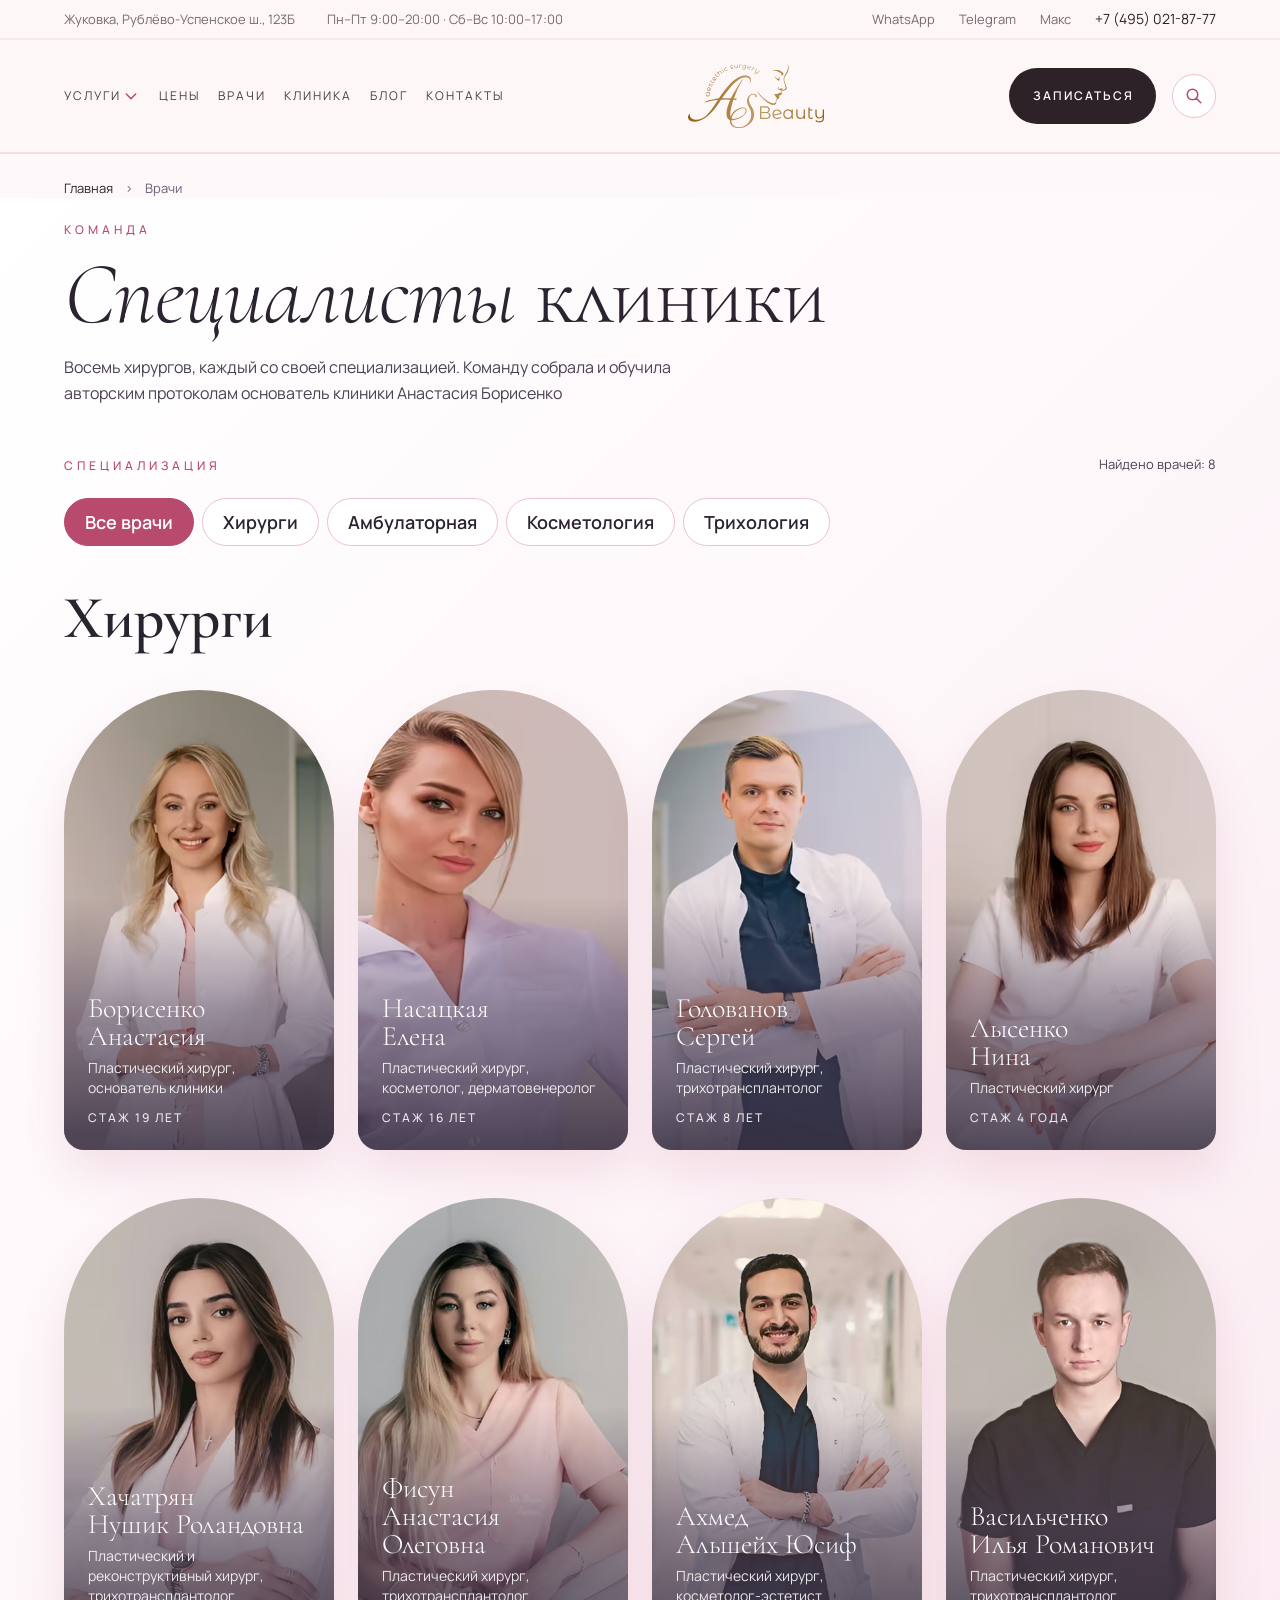
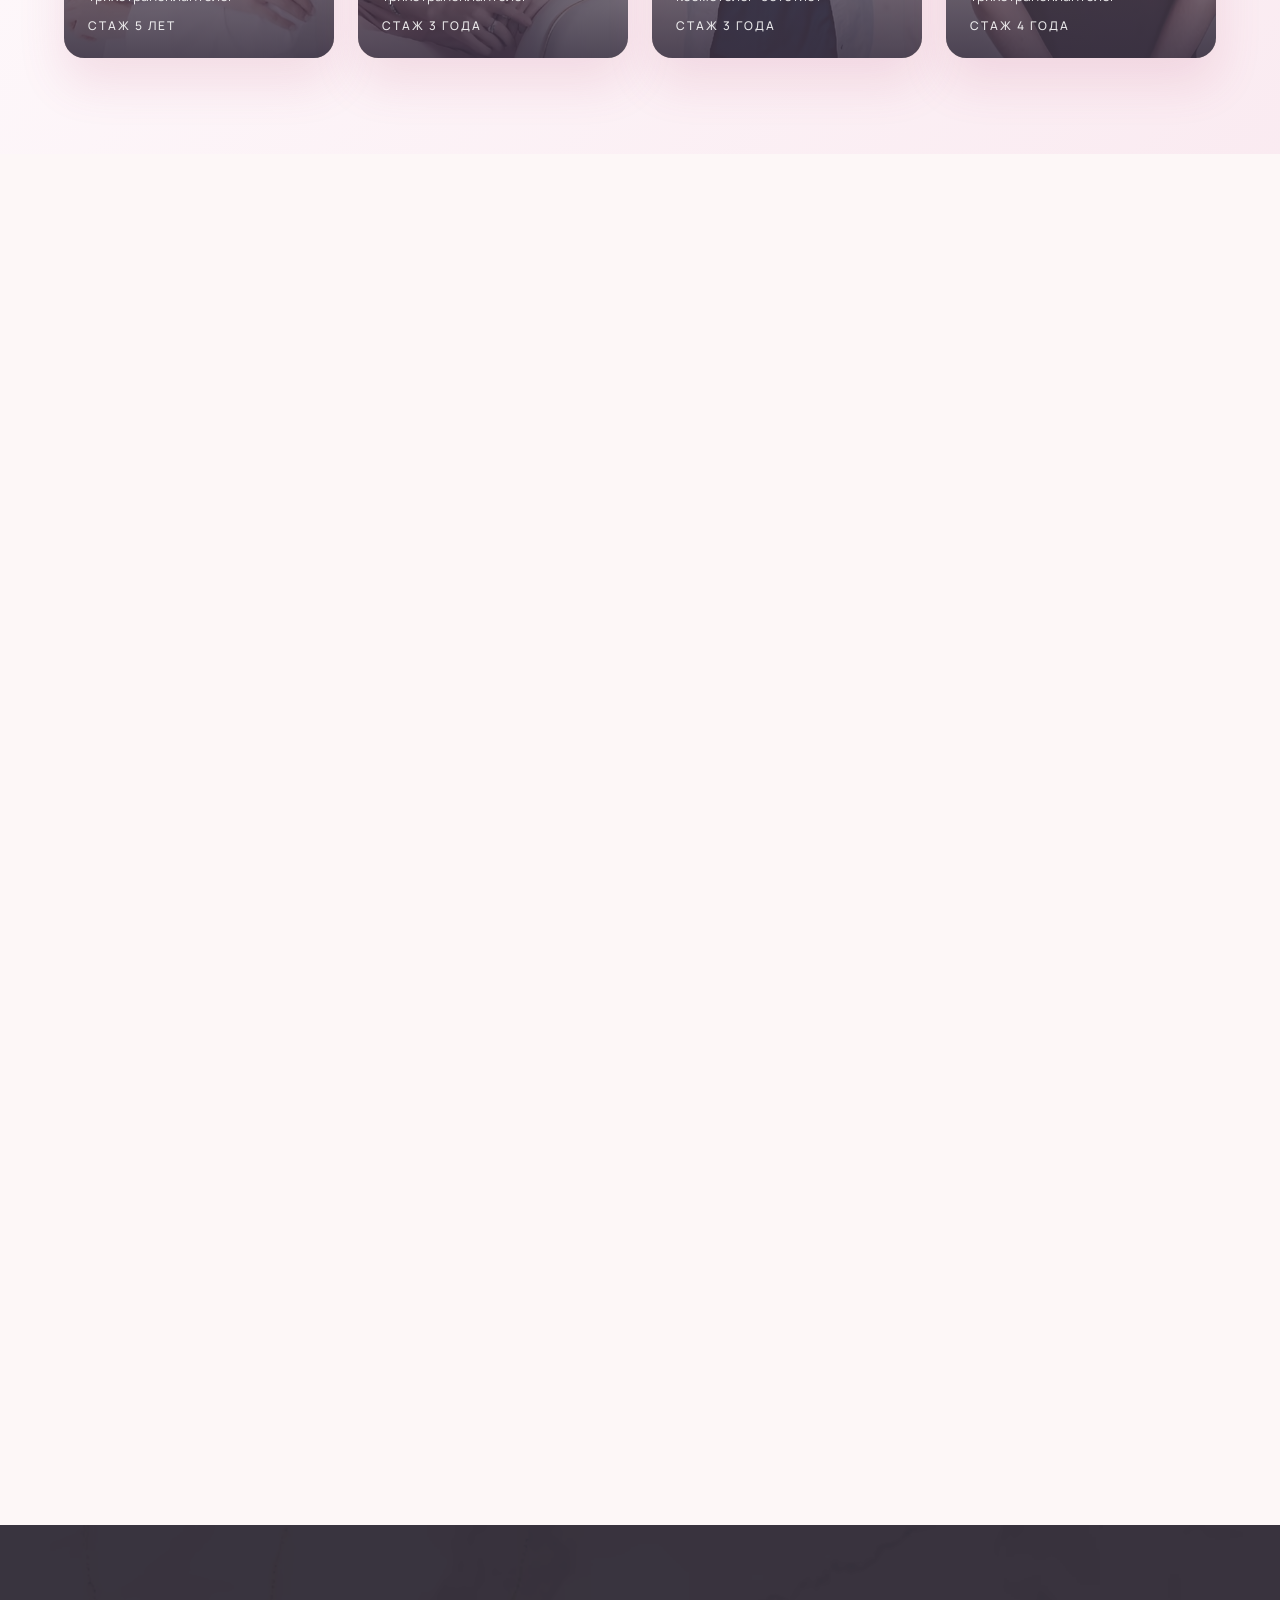
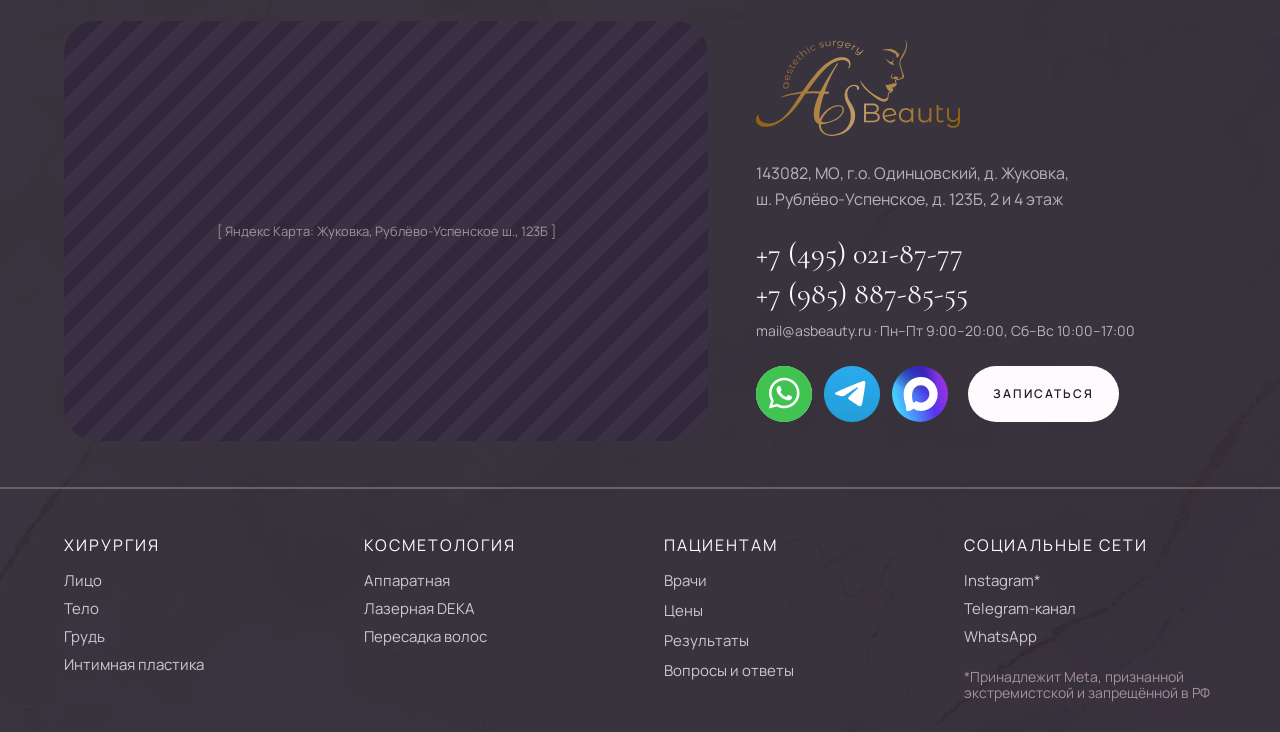
<file: doctors.html>
<!DOCTYPE html><html lang="ru"><head><meta name="robots" content="noindex, nofollow"><meta charset="utf-8"><meta name="viewport" content="width=device-width, initial-scale=1"><title>Врачи клиники ASBeauty — пластические хирурги</title><meta name="description" content="Пластические хирурги клиники ASBeauty: опыт, специализация и стаж. Команду собрала и обучила авторским протоколам основатель клиники Анастасия Борисенко."><meta property="og:type" content="website"><meta property="og:locale" content="ru_RU"><meta property="og:site_name" content="ASBeauty"><meta property="og:title" content="Врачи клиники ASBeauty — пластические хирурги"><meta property="og:url" content="https://shodibek.github.io/ASBeauty/doctors.html"><meta property="og:description" content="Пластические хирурги клиники ASBeauty: опыт, специализация и стаж. Команду собрала и обучила авторским протоколам основатель клиники Анастасия Борисенко."><meta property="og:image" content="https://shodibek.github.io/ASBeauty/images/doctors/doctor-1.webp"><meta name="twitter:card" content="summary_large_image"><meta name="twitter:title" content="Врачи клиники ASBeauty — пластические хирурги"><meta name="twitter:description" content="Пластические хирурги клиники ASBeauty: опыт, специализация и стаж. Команду собрала и обучила авторским протоколам основатель клиники Анастасия Борисенко."><meta name="twitter:image" content="https://shodibek.github.io/ASBeauty/images/doctors/doctor-1.webp"><meta name="theme-color" content="#fdf7f7"><link rel="canonical" href="https://shodibek.github.io/ASBeauty/doctors.html"><link rel="icon" href="./favicon/favicon.ico" sizes="32x32"><link rel="icon" href="./favicon/favicon.svg" type="image/svg+xml"><link rel="apple-touch-icon" href="./favicon/apple-touch-icon.png"><link rel="manifest" href="./site.webmanifest"><link rel="preload" href="./fonts/manrope/manrope-cyrillic-400.woff2" as="font" type="font/woff2" crossorigin><link rel="stylesheet" href="./css/main.css?v=1795263885489"><script src="./js/main.js?v=1795263885489" defer></script><script type="application/ld+json">{"@context":"https://schema.org","@type":"MedicalClinic","name":"ASBeauty","description":"Клиника инновационной пластической хирургии и косметологии","url":"https://shodibek.github.io/ASBeauty/","logo":"https://shodibek.github.io/ASBeauty/images/logo/logo.svg","image":"https://shodibek.github.io/ASBeauty/images/hero/main-hero.webp","email":"mail@asbeauty.ru","telephone":["+74950218777","+79858878555"],"address":{"@type":"PostalAddress","streetAddress":"Рублёво-Успенское ш., 123Б","addressLocality":"Жуковка","addressRegion":"Московская область","addressCountry":"RU"},"openingHoursSpecification":[{"@type":"OpeningHoursSpecification","dayOfWeek":["Monday","Tuesday","Wednesday","Thursday","Friday"],"opens":"09:00","closes":"20:00"},{"@type":"OpeningHoursSpecification","dayOfWeek":["Saturday","Sunday"],"opens":"10:00","closes":"17:00"}],"medicalSpecialty":["PlasticSurgery","Dermatology"],"priceRange":"₽₽₽"}</script><script type="application/ld+json">{"@context":"https://schema.org","@type":"ItemList","name":"Специалисты клиники ASBeauty","itemListElement":[{"@type":"ListItem","position":1,"item":{"@type":"Physician","name":"Борисенко Анастасия","description":"Пластический хирург, основатель клиники","url":"https://shodibek.github.io/ASBeauty/doctor.html","image":"https://shodibek.github.io/ASBeauty/images/doctors/doctor-1.webp"}},{"@type":"ListItem","position":2,"item":{"@type":"Physician","name":"Насацкая Елена","description":"Пластический хирург, косметолог, дерматовенеролог","url":"https://shodibek.github.io/ASBeauty/doctor.html","image":"https://shodibek.github.io/ASBeauty/images/doctors/doctor-2.webp"}},{"@type":"ListItem","position":3,"item":{"@type":"Physician","name":"Голованов Сергей","description":"Пластический хирург, трихотрансплантолог","url":"https://shodibek.github.io/ASBeauty/doctor.html","image":"https://shodibek.github.io/ASBeauty/images/doctors/doctor-3.webp"}},{"@type":"ListItem","position":4,"item":{"@type":"Physician","name":"Лысенко Нина","description":"Пластический хирург","url":"https://shodibek.github.io/ASBeauty/doctor.html","image":"https://shodibek.github.io/ASBeauty/images/doctors/doctor-4.webp"}},{"@type":"ListItem","position":5,"item":{"@type":"Physician","name":"Хачатрян Нушик Роландовна","description":"Пластический и реконструктивный хирург, трихотрансплантолог","url":"https://shodibek.github.io/ASBeauty/doctor.html","image":"https://shodibek.github.io/ASBeauty/images/doctors/doctor-5.webp"}},{"@type":"ListItem","position":6,"item":{"@type":"Physician","name":"Фисун Анастасия Олеговна","description":"Пластический хирург, трихотрансплантолог","url":"https://shodibek.github.io/ASBeauty/doctor.html","image":"https://shodibek.github.io/ASBeauty/images/doctors/doctor-6.webp"}},{"@type":"ListItem","position":7,"item":{"@type":"Physician","name":"Ахмед Альшейх Юсиф","description":"Пластический хирург, косметолог-эстетист","url":"https://shodibek.github.io/ASBeauty/doctor.html","image":"https://shodibek.github.io/ASBeauty/images/doctors/doctor-7.webp"}},{"@type":"ListItem","position":8,"item":{"@type":"Physician","name":"Васильченко Илья Романович","description":"Пластический хирург, трихотрансплантолог","url":"https://shodibek.github.io/ASBeauty/doctor.html","image":"https://shodibek.github.io/ASBeauty/images/doctors/doctor-8.webp"}}]}</script></head><body><header class="header js-header"><div class="header__bar"><div class="header__top"><div class="container header__top-inner"><div class="header__info"><span>Жуковка, Рублёво-Успенское ш., 123Б</span><span>Пн–Пт 9:00–20:00 · Сб–Вс 10:00–17:00</span></div><div class="header__contacts"><a class="header__contact" href="#">WhatsApp</a><a class="header__contact" href="#">Telegram</a><a class="header__contact" href="#">Макс</a><a class="header__phone" href="tel:+74950218777">+7 (495) 021-87-77</a></div></div></div><div class="container header__main"><nav class="header__nav" aria-label="Основное меню"><ul class="header__menu"><li class="header__menu-item js-header-dropdown"><button class="header__menu-link header__menu-toggle js-header-dropdown-toggle" type="button" aria-expanded="false" aria-controls="header-services"><span class="header__menu-text">Услуги</span><svg class="header__chevron" aria-hidden="true" focusable="false"><use href="./images/sprites.svg#chevron-down"></use></svg></button><div class="header__dropdown" id="header-services"><div class="header__dropdown-group"><p class="header__dropdown-title">Хирургия</p><ul class="header__dropdown-list"><li><a class="header__dropdown-link" href="service.html">Лицо</a></li><li><a class="header__dropdown-link" href="service.html">Тело</a></li><li><a class="header__dropdown-link" href="service.html">Грудь</a></li><li><a class="header__dropdown-link" href="service.html">Интимная пластика</a></li></ul></div><div class="header__dropdown-group"><p class="header__dropdown-title">Косметология</p><ul class="header__dropdown-list"><li><a class="header__dropdown-link" href="service.html">Аппаратная</a></li><li><a class="header__dropdown-link" href="service.html">Лазерная DEKA</a></li><li><a class="header__dropdown-link" href="service.html">Пересадка волос</a></li></ul></div></div></li><li class="header__menu-item"><a class="header__menu-link" href="prices.html"><span class="header__menu-text">Цены</span></a></li><li class="header__menu-item"><a class="header__menu-link" href="doctors.html"><span class="header__menu-text">Врачи</span></a></li><li class="header__menu-item"><a class="header__menu-link" href="clinic.html"><span class="header__menu-text">Клиника</span></a></li><li class="header__menu-item"><a class="header__menu-link" href="#"><span class="header__menu-text">Блог</span></a></li><li class="header__menu-item"><a class="header__menu-link" href="#"><span class="header__menu-text">Контакты</span></a></li></ul></nav><a class="logo header__logo" href="main.html" aria-label="ASBeauty — на главную"><img class="logo__image" src="./images/logo/logo.svg" width="136" height="64" alt=""></a><div class="header__actions"><form class="header__search" action="#" method="get" role="search"><label class="visually-hidden" for="header-search-input">Поиск по услугам</label><svg class="header__search-icon" aria-hidden="true" focusable="false"><use href="./images/sprites.svg#search"></use></svg><input class="header__search-input" id="header-search-input" type="search" name="q" placeholder="Поиск по услугам" autocomplete="off"></form><a class="button header__button" href="#booking">Записаться</a><button class="header__icon-button header__icon-button--search js-header-search-toggle" type="button" aria-label="Поиск" aria-expanded="false" aria-controls="header-search-panel"><svg class="header__icon" aria-hidden="true" focusable="false"><use href="./images/sprites.svg#search"></use></svg></button><a class="header__icon-button" href="tel:+74950218777" aria-label="Позвонить в клинику"><svg class="header__icon" aria-hidden="true" focusable="false"><use href="./images/sprites.svg#phone"></use></svg></a><button class="header__icon-button header__icon-button--dark js-header-burger" type="button" aria-label="Открыть меню" aria-expanded="false" aria-controls="header-mobile-menu"><svg class="header__icon header__icon--menu" aria-hidden="true" focusable="false"><use href="./images/sprites.svg#menu"></use></svg><svg class="header__icon header__icon--close" aria-hidden="true" focusable="false"><use href="./images/sprites.svg#close"></use></svg></button></div></div><div class="header__search-panel" id="header-search-panel"><div class="container"><form class="header__search header__search--panel" action="#" method="get" role="search"><label class="visually-hidden" for="header-search-panel-input">Поиск по услугам</label><svg class="header__search-icon" aria-hidden="true" focusable="false"><use href="./images/sprites.svg#search"></use></svg><input class="header__search-input" id="header-search-panel-input" type="search" name="q" placeholder="Поиск по услугам" autocomplete="off"></form></div></div></div><div class="header__mobile" id="header-mobile-menu"><nav class="header__mobile-nav" aria-label="Мобильное меню"><ul class="header__mobile-list"><li class="header__mobile-item js-header-accordion"><button class="header__mobile-link js-header-accordion-toggle" type="button" aria-expanded="false" aria-controls="header-mobile-services">Услуги<svg class="header__chevron" aria-hidden="true" focusable="false"><use href="./images/sprites.svg#chevron-down"></use></svg></button><div class="header__mobile-services" id="header-mobile-services"><div class="header__mobile-services-inner"><div class="header__mobile-services-content"><div class="header__dropdown-group"><p class="header__dropdown-title">Хирургия</p><ul class="header__dropdown-list"><li><a class="header__dropdown-link" href="service.html">Лицо</a></li><li><a class="header__dropdown-link" href="service.html">Тело</a></li><li><a class="header__dropdown-link" href="service.html">Грудь</a></li><li><a class="header__dropdown-link" href="service.html">Интимная пластика</a></li></ul></div><div class="header__dropdown-group"><p class="header__dropdown-title">Косметология</p><ul class="header__dropdown-list"><li><a class="header__dropdown-link" href="service.html">Аппаратная</a></li><li><a class="header__dropdown-link" href="service.html">Лазерная DEKA</a></li><li><a class="header__dropdown-link" href="service.html">Пересадка волос</a></li></ul></div></div></div></div></li><li class="header__mobile-item"><a class="header__mobile-link" href="prices.html">Цены</a></li><li class="header__mobile-item"><a class="header__mobile-link" href="doctors.html">Врачи</a></li><li class="header__mobile-item"><a class="header__mobile-link" href="clinic.html">Клиника</a></li><li class="header__mobile-item"><a class="header__mobile-link" href="#">Блог</a></li><li class="header__mobile-item"><a class="header__mobile-link" href="#">Контакты</a></li></ul></nav><div class="header__mobile-contacts"><a class="header__mobile-phone" href="tel:+74950218777">+7 (495) 021-87-77</a><p class="text text--s header__mobile-text">Жуковка, Рублёво-Успенское ш., 123Б</p><p class="text text--s header__mobile-text">Пн–Пт 9:00–20:00 · Сб–Вс 10:00–17:00</p><div class="header__mobile-socials"><a class="header__mobile-social" href="#" aria-label="WhatsApp"><img class="header__mobile-social-icon" src="./images/social/whatsapp.svg" width="44" height="44" alt="" loading="lazy"></a><a class="header__mobile-social" href="#" aria-label="Telegram"><img class="header__mobile-social-icon" src="./images/social/telegram.svg" width="44" height="44" alt="" loading="lazy"></a><a class="header__mobile-social" href="#" aria-label="Макс"><img class="header__mobile-social-icon" src="./images/social/max.svg" width="44" height="44" alt="" loading="lazy"></a></div><a class="button button--block header__mobile-button" href="#booking">Записаться</a></div></div></header><nav class="breadcrumbs" aria-label="Хлебные крошки"><ol class="container breadcrumbs__list" itemscope itemtype="https://schema.org/BreadcrumbList"><li class="breadcrumbs__item" itemprop="itemListElement" itemscope itemtype="https://schema.org/ListItem"><a class="breadcrumbs__link" href="main.html" itemprop="item"><span itemprop="name">Главная</span></a><span class="breadcrumbs__separator" aria-hidden="true">›</span><meta itemprop="position" content="1"></li><li class="breadcrumbs__item" itemprop="itemListElement" itemscope itemtype="https://schema.org/ListItem"><span class="breadcrumbs__current" itemprop="name" aria-current="page">Врачи</span><meta itemprop="position" content="2"></li></ol></nav><main><section class="team js-team"><div class="container"><div class="team__head"><p class="eyebrow eyebrow--strong team__eyebrow">Команда</p><h1 class="team__title"><span class="team__accent">Специалисты</span> клиники</h1><p class="team__lead">Восемь хирургов, каждый со своей специализацией. Команду собрала и обучила авторским протоколам основатель клиники Анастасия Борисенко</p></div><div class="team__filter"><div class="team__filter-head"><p class="eyebrow eyebrow--strong team__filter-label" id="team-filter-label">Специализация</p><p class="team__found">Найдено врачей: <span class="js-team-count">8</span></p></div><div class="team__chips" role="group" aria-labelledby="team-filter-label"><button class="chip chip--xl team__chip js-team-chip is-active" type="button" aria-pressed="true" data-value="all" aria-label="Все врачи">Все врачи</button><button class="chip chip--xl team__chip js-team-chip" type="button" aria-pressed="false" data-value="plastic" aria-label="Хирурги"><span class="team__chip-full">Хирурги</span><span class="team__chip-short" aria-hidden="true">Пластика</span></button><button class="chip chip--xl team__chip js-team-chip" type="button" aria-pressed="false" data-value="ambulatory" aria-label="Амбулаторная">Амбулаторная</button><button class="chip chip--xl team__chip js-team-chip" type="button" aria-pressed="false" data-value="cosmetology" aria-label="Косметология">Косметология</button><button class="chip chip--xl team__chip js-team-chip" type="button" aria-pressed="false" data-value="trichology" aria-label="Трихология">Трихология</button></div></div><h2 class="team__group-title">Хирурги</h2><ul class="team__list"><li class="team__item js-team-item" data-tags="plastic"><a class="team__card" href="doctor.html" itemscope itemtype="https://schema.org/Physician"><picture class="team__picture"><source srcset="./images/doctors/doctor-1.avif" type="image/avif"><img class="team__photo" src="./images/doctors/doctor-1.webp" width="480" height="708" alt="Борисенко Анастасия, пластический хирург, основатель клиники" loading="lazy" decoding="async" draggable="false"></picture><span class="team__info"><span class="team__name" itemprop="name">Борисенко<br>Анастасия</span><span class="team__role" itemprop="description">Пластический хирург, основатель клиники</span><span class="team__experience">Стаж 19 лет<span class="team__arrow" aria-hidden="true">→</span></span></span></a></li><li class="team__item js-team-item" data-tags="plastic cosmetology"><a class="team__card" href="doctor.html" itemscope itemtype="https://schema.org/Physician"><picture class="team__picture"><source srcset="./images/doctors/doctor-2.avif" type="image/avif"><img class="team__photo" src="./images/doctors/doctor-2.webp" width="480" height="708" alt="Насацкая Елена, пластический хирург, косметолог, дерматовенеролог" loading="lazy" decoding="async" draggable="false"></picture><span class="team__info"><span class="team__name" itemprop="name">Насацкая<br>Елена</span><span class="team__role" itemprop="description">Пластический хирург, косметолог, дерматовенеролог</span><span class="team__experience">Стаж 16 лет<span class="team__arrow" aria-hidden="true">→</span></span></span></a></li><li class="team__item js-team-item" data-tags="plastic trichology"><a class="team__card" href="doctor.html" itemscope itemtype="https://schema.org/Physician"><picture class="team__picture"><source srcset="./images/doctors/doctor-3.avif" type="image/avif"><img class="team__photo" src="./images/doctors/doctor-3.webp" width="480" height="708" alt="Голованов Сергей, пластический хирург, трихотрансплантолог" loading="lazy" decoding="async" draggable="false"></picture><span class="team__info"><span class="team__name" itemprop="name">Голованов<br>Сергей</span><span class="team__role" itemprop="description">Пластический хирург, трихотрансплантолог</span><span class="team__experience">Стаж 8 лет<span class="team__arrow" aria-hidden="true">→</span></span></span></a></li><li class="team__item js-team-item" data-tags="plastic"><a class="team__card" href="doctor.html" itemscope itemtype="https://schema.org/Physician"><picture class="team__picture"><source srcset="./images/doctors/doctor-4.avif" type="image/avif"><img class="team__photo" src="./images/doctors/doctor-4.webp" width="480" height="708" alt="Лысенко Нина, пластический хирург" loading="lazy" decoding="async" draggable="false"></picture><span class="team__info"><span class="team__name" itemprop="name">Лысенко<br>Нина</span><span class="team__role" itemprop="description">Пластический хирург</span><span class="team__experience">Стаж 4 года<span class="team__arrow" aria-hidden="true">→</span></span></span></a></li><li class="team__item js-team-item" data-tags="plastic trichology"><a class="team__card" href="doctor.html" itemscope itemtype="https://schema.org/Physician"><picture class="team__picture"><source srcset="./images/doctors/doctor-5.avif" type="image/avif"><img class="team__photo" src="./images/doctors/doctor-5.webp" width="480" height="708" alt="Хачатрян Нушик, пластический и реконструктивный хирург" loading="lazy" decoding="async" draggable="false"></picture><span class="team__info"><span class="team__name" itemprop="name">Хачатрян<br>Нушик Роландовна</span><span class="team__role" itemprop="description">Пластический и реконструктивный хирург, трихотрансплантолог</span><span class="team__experience">Стаж 5 лет<span class="team__arrow" aria-hidden="true">→</span></span></span></a></li><li class="team__item js-team-item" data-tags="plastic trichology"><a class="team__card" href="doctor.html" itemscope itemtype="https://schema.org/Physician"><picture class="team__picture"><source srcset="./images/doctors/doctor-6.avif" type="image/avif"><img class="team__photo" src="./images/doctors/doctor-6.webp" width="480" height="708" alt="Фисун Анастасия, пластический хирург, трихотрансплантолог" loading="lazy" decoding="async" draggable="false"></picture><span class="team__info"><span class="team__name" itemprop="name">Фисун<br>Анастасия Олеговна</span><span class="team__role" itemprop="description">Пластический хирург, трихотрансплантолог</span><span class="team__experience">Стаж 3 года<span class="team__arrow" aria-hidden="true">→</span></span></span></a></li><li class="team__item js-team-item" data-tags="plastic cosmetology"><a class="team__card" href="doctor.html" itemscope itemtype="https://schema.org/Physician"><picture class="team__picture"><source srcset="./images/doctors/doctor-7.avif" type="image/avif"><img class="team__photo" src="./images/doctors/doctor-7.webp" width="480" height="708" alt="Ахмед Альшейх Юсиф, пластический хирург, косметолог-эстетист" loading="lazy" decoding="async" draggable="false"></picture><span class="team__info"><span class="team__name" itemprop="name">Ахмед<br>Альшейх Юсиф</span><span class="team__role" itemprop="description">Пластический хирург, косметолог-эстетист</span><span class="team__experience">Стаж 3 года<span class="team__arrow" aria-hidden="true">→</span></span></span></a></li><li class="team__item js-team-item" data-tags="plastic trichology"><a class="team__card" href="doctor.html" itemscope itemtype="https://schema.org/Physician"><picture class="team__picture"><source srcset="./images/doctors/doctor-8.avif" type="image/avif"><img class="team__photo" src="./images/doctors/doctor-8.webp" width="480" height="708" alt="Васильченко Илья, пластический хирург" loading="lazy" decoding="async" draggable="false"></picture><span class="team__info"><span class="team__name" itemprop="name">Васильченко<br>Илья Романович</span><span class="team__role" itemprop="description">Пластический хирург, трихотрансплантолог</span><span class="team__experience">Стаж 4 года<span class="team__arrow" aria-hidden="true">→</span></span></span></a></li></ul><p class="team__empty js-team-empty" hidden>Врачей по этой специализации пока нет.</p></div></section><section class="booking js-booking" id="booking" aria-labelledby="booking-title"><div class="container"><div class="booking__card"><div class="booking__media"><button class="booking__video js-video-note" type="button" data-src="./video/consult-note.mp4" data-duration="0:30" aria-pressed="false" aria-label="Смотреть видео: Анастасия Борисенко, о первой консультации — за минуту"><picture class="booking__picture"><source srcset="./images/booking/coordinator.avif" type="image/avif"><img class="booking__photo" src="./images/booking/coordinator.webp" width="610" height="900" alt="Анастасия Борисенко, координатор клиники" loading="lazy" decoding="async" draggable="false"></picture><span class="booking__ring js-video-note-ring" aria-hidden="true"><svg class="booking__ring-svg" width="440" height="440" focusable="false" viewBox="0 0 100 100"><circle class="booking__ring-track" cx="50" cy="50" r="46.36"></circle><circle class="booking__ring-progress" cx="50" cy="50" r="46.36"></circle></svg><span class="booking__knob"></span></span><span class="booking__play" aria-hidden="true"><svg class="booking__play-icon" aria-hidden="true" focusable="false"><use href="./images/sprites.svg#play"></use></svg></span><span class="booking__time"><svg class="booking__sound" aria-hidden="true" focusable="false"><use href="./images/sprites.svg#sound-off"></use></svg><span class="js-video-note-time">0:30</span></span></button><p class="booking__person"><span class="booking__name">Анастасия Борисенко</span><span class="booking__caption">О первой консультации — за минуту</span></p></div><div class="booking__body"><div class="booking__content js-booking-content"><h2 class="booking__title" id="booking-title">Первый шаг к<br> желаемому результату</h2><p class="booking__text">Координатор заботы подберёт хирурга<br class="booking__br"> и удобное время.</p><form class="booking__form js-booking-form" action="#" method="post" novalidate><label class="field"><span class="visually-hidden">Имя</span><input class="field__input" type="text" name="name" placeholder="Имя" autocomplete="name" required minlength="2" aria-describedby="booking-name-error"><span class="field__error" id="booking-name-error">Укажите имя</span></label><label class="field"><span class="visually-hidden">Телефон</span><input class="field__input js-phone" type="tel" name="phone" placeholder="+7 (___) ___-__-__" autocomplete="tel" inputmode="tel" required aria-describedby="booking-phone-error"><span class="field__error" id="booking-phone-error">Введите номер полностью</span></label><label class="field"><span class="visually-hidden">Ник в телеграм</span><input class="field__input" type="text" name="telegram" placeholder="Ник в телеграм, например @username" data-placeholder-mobile="Ник в телеграм" autocomplete="off" aria-describedby="booking-telegram-error"><span class="field__error" id="booking-telegram-error">Ник начинается с @ и содержит от 5 символов</span></label><fieldset class="booking__messengers"><legend class="booking__messengers-label">Связаться через</legend><div class="booking__messengers-list"><label class="booking__messenger"><input class="booking__messenger-input" type="radio" name="messenger" value="whatsapp"><img class="booking__messenger-icon" src="./images/social/whatsapp-color.svg" width="40" height="40" alt="WhatsApp" loading="lazy"></label><label class="booking__messenger"><input class="booking__messenger-input" type="radio" name="messenger" value="telegram"><img class="booking__messenger-icon" src="./images/social/telegram-color.svg" width="40" height="40" alt="Telegram" loading="lazy"></label><label class="booking__messenger"><input class="booking__messenger-input" type="radio" name="messenger" value="max"><img class="booking__messenger-icon" src="./images/social/max-color.svg" width="40" height="40" alt="Макс" loading="lazy"></label></div></fieldset><label class="checkbox booking__consent"><input class="checkbox__input" type="checkbox" name="consent" required><span class="checkbox__box" aria-hidden="true"></span><span class="checkbox__label">Согласна на обработку персональных данных</span></label><button class="button button--block booking__submit" type="submit">Записаться на консультацию</button></form></div><div class="booking__success js-booking-success" hidden tabindex="-1"><p class="booking__title">Спасибо!</p><p class="booking__text">Заявка отправлена. Координатор свяжется с вами в ближайшее время.</p></div></div></div></div></section></main><footer class="footer"><div class="footer__top"><div class="container footer__top-inner"><div class="footer__map js-map" data-src="https://yandex.ru/map-widget/v1/?text=%D0%96%D1%83%D0%BA%D0%BE%D0%B2%D0%BA%D0%B0%2C%20%D0%A0%D1%83%D0%B1%D0%BB%D1%91%D0%B2%D0%BE-%D0%A3%D1%81%D0%BF%D0%B5%D0%BD%D1%81%D0%BA%D0%BE%D0%B5%20%D1%88%D0%BE%D1%81%D1%81%D0%B5%2C%20123%D0%91&amp;z=16" data-title="Яндекс Карта: Жуковка, Рублёво-Успенское ш., 123Б"><p class="footer__map-placeholder">[ Яндекс Карта: Жуковка, Рублёво-Успенское ш., 123Б ]</p></div><div class="footer__info"><a class="logo footer__logo" href="main.html" aria-label="ASBeauty — на главную"><img class="logo__image" src="./images/logo/logo.svg" width="136" height="64" alt=""></a><p class="footer__address">143082, МО, г.о. Одинцовский, д. Жуковка,<br class="footer__br"> ш. Рублёво-Успенское, д. 123Б, 2 и 4 этаж</p><div class="footer__contacts"><a class="footer__phone" href="tel:+74950218777">+7 (495) 021-87-77</a><a class="footer__phone" href="tel:+79858878555">+7 (985) 887-85-55</a><p class="footer__mail"><a class="footer__mail-link" href="mailto:mail@asbeauty.ru">mail@asbeauty.ru</a><span class="footer__mail-separator" aria-hidden="true"> · </span><span class="footer__hours">Пн–Пт 9:00–20:00, Сб–Вс 10:00–17:00</span></p></div><div class="footer__actions"><ul class="footer__socials"><li><a class="footer__social" href="#" aria-label="WhatsApp"><img class="footer__social-icon" src="./images/social/whatsapp.svg" width="56" height="56" alt="" loading="lazy"></a></li><li><a class="footer__social" href="#" aria-label="Telegram"><img class="footer__social-icon" src="./images/social/telegram.svg" width="56" height="56" alt="" loading="lazy"></a></li><li><a class="footer__social" href="#" aria-label="Макс"><img class="footer__social-icon" src="./images/social/max.svg" width="56" height="56" alt="" loading="lazy"></a></li></ul><a class="button footer__button" href="#booking">Записаться</a></div></div></div></div><div class="container footer__links"><div class="footer__col"><p class="footer__title">Хирургия</p><ul class="footer__list"><li><a class="footer__link" href="service.html">Лицо</a></li><li><a class="footer__link" href="service.html">Тело</a></li><li><a class="footer__link" href="service.html">Грудь</a></li><li><a class="footer__link" href="service.html">Интимная пластика</a></li></ul></div><div class="footer__col"><p class="footer__title">Косметология</p><ul class="footer__list"><li><a class="footer__link" href="service.html">Аппаратная</a></li><li><a class="footer__link" href="service.html">Лазерная DEKA</a></li><li><a class="footer__link" href="service.html">Пересадка волос</a></li></ul></div><div class="footer__col"><p class="footer__title">Пациентам</p><ul class="footer__list footer__list--loose"><li><a class="footer__link" href="doctors.html">Врачи</a></li><li><a class="footer__link" href="prices.html">Цены</a></li><li><a class="footer__link" href="cases.html">Результаты</a></li><li><a class="footer__link" href="#">Вопросы и ответы</a></li></ul></div><div class="footer__col"><p class="footer__title">Социальные сети</p><ul class="footer__list"><li><a class="footer__link" href="#">Instagram*</a></li><li><a class="footer__link" href="#">Telegram-канал</a></li><li><a class="footer__link" href="#">WhatsApp</a></li></ul><p class="footer__note">*Принадлежит Meta, признанной экстремистской и запрещённой в РФ</p></div></div><div class="container footer__requisites"><div class="footer__col footer__col--requisites"><p class="footer__title">Реквизиты</p><p class="footer__text"><span class="footer__line footer__line--accent">ООО «АСБ»</span><span class="footer__line">ОГРН 1217700568436</span><span class="footer__line">ИНН 7751210290</span><span class="footer__line footer__line--block">Лицензия Л041-01162-50/02190065</span></p></div><div class="footer__col footer__col--legal"><p class="footer__title">Юридический адрес</p><p class="footer__text">108826, г. Москва, вн.тер.г. п. Коммунарка,<br class="footer__br"> ул. Потаповская Роща, д. 4, к. 4, помещ. 1/П</p></div><div class="footer__col footer__col--actual"><p class="footer__title">Фактический адрес</p><p class="footer__text">143082, Россия, Московская область, г.о. Одинцовский, д. Жуковка, ш. Рублёво-Успенское, д. 123Б, 2 и 4 этаж</p><ul class="footer__docs"><li><a class="footer__doc" href="#">Политика конфиденциальности</a></li><li><a class="footer__doc" href="#">Нормативные документы</a></li></ul></div></div><div class="container footer__legal"><div class="footer__age"><span class="footer__age-mark">18+</span><span class="footer__age-text">Имеются противопоказания.<br class="footer__br"> Необходима консультация специалиста</span></div><p class="footer__disclaimer">Стоимость услуг, размещенная на сайте, приведена для ознакомления. В соответствии со ст. 435 ГК РФ, данная<br class="footer__br"> информация не является публичной офертой. · © asbeauty.ru, 2026</p></div></footer></body></html>
</file>
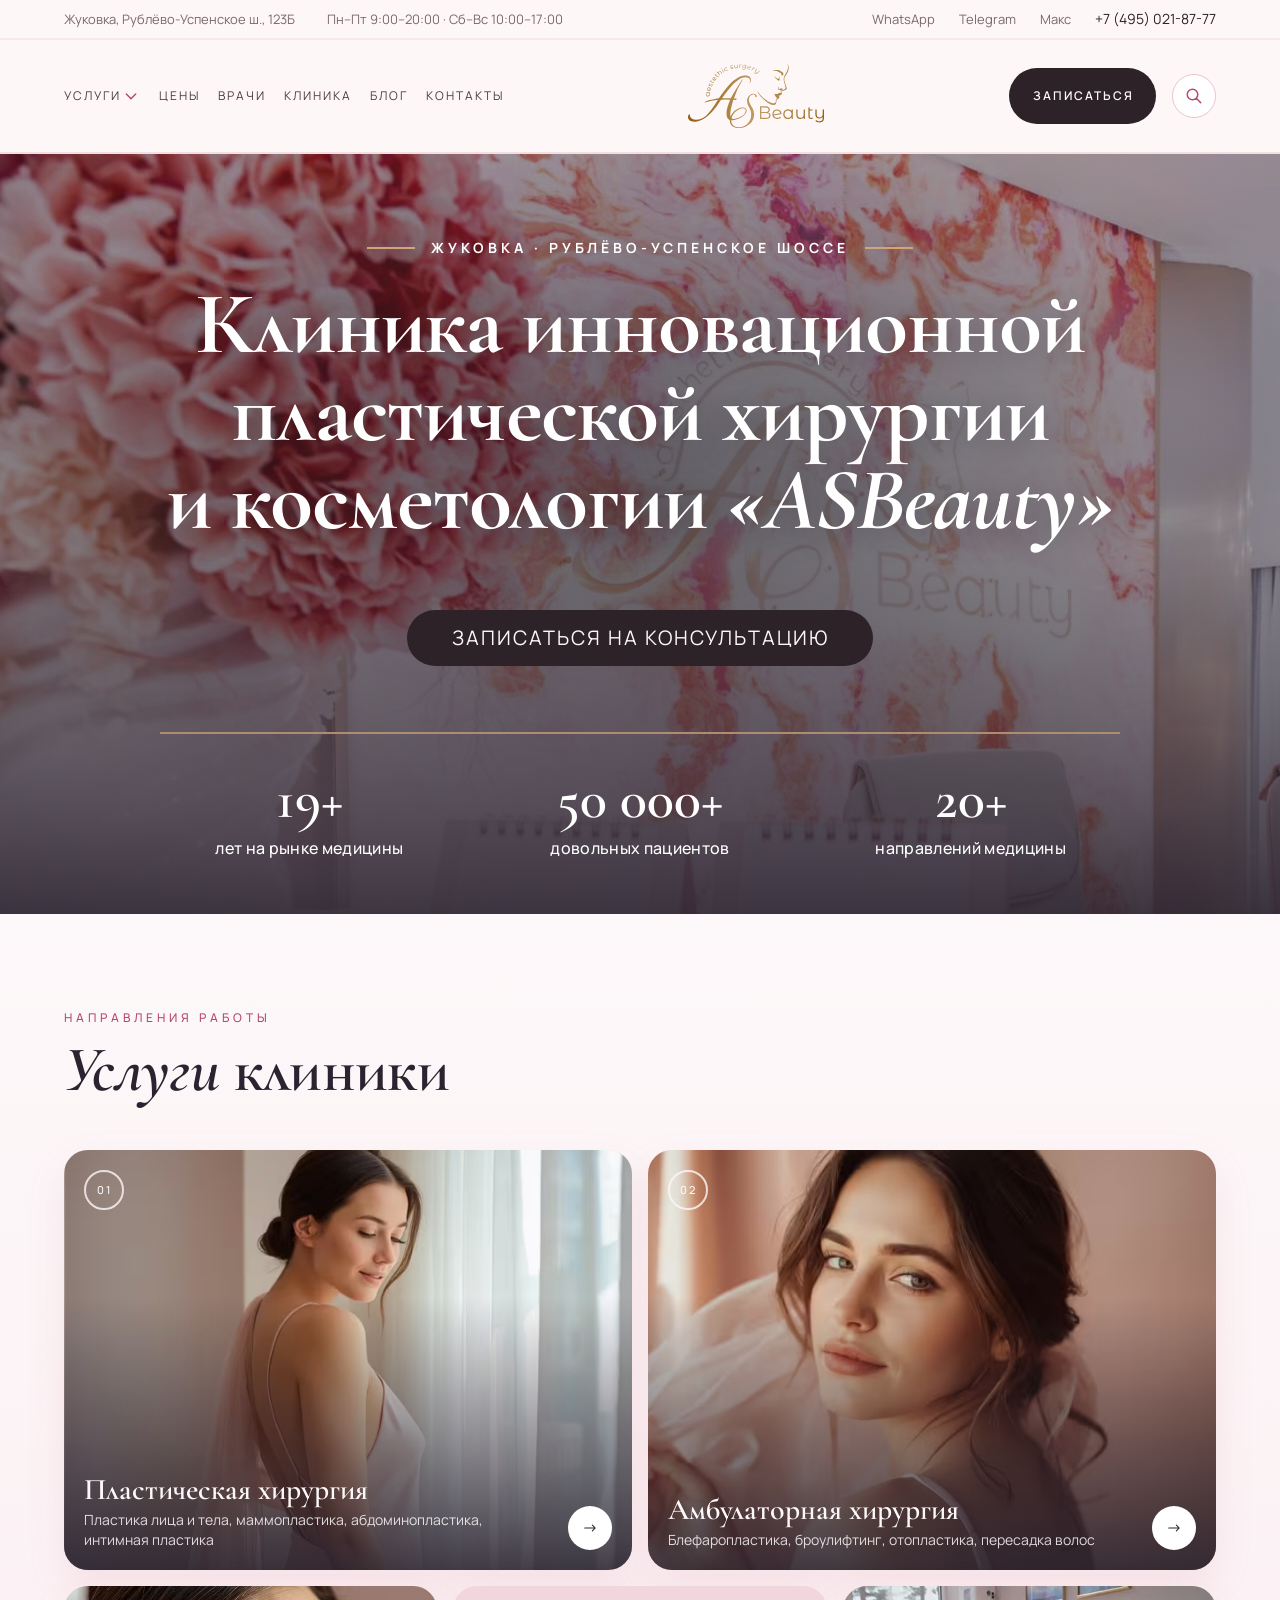
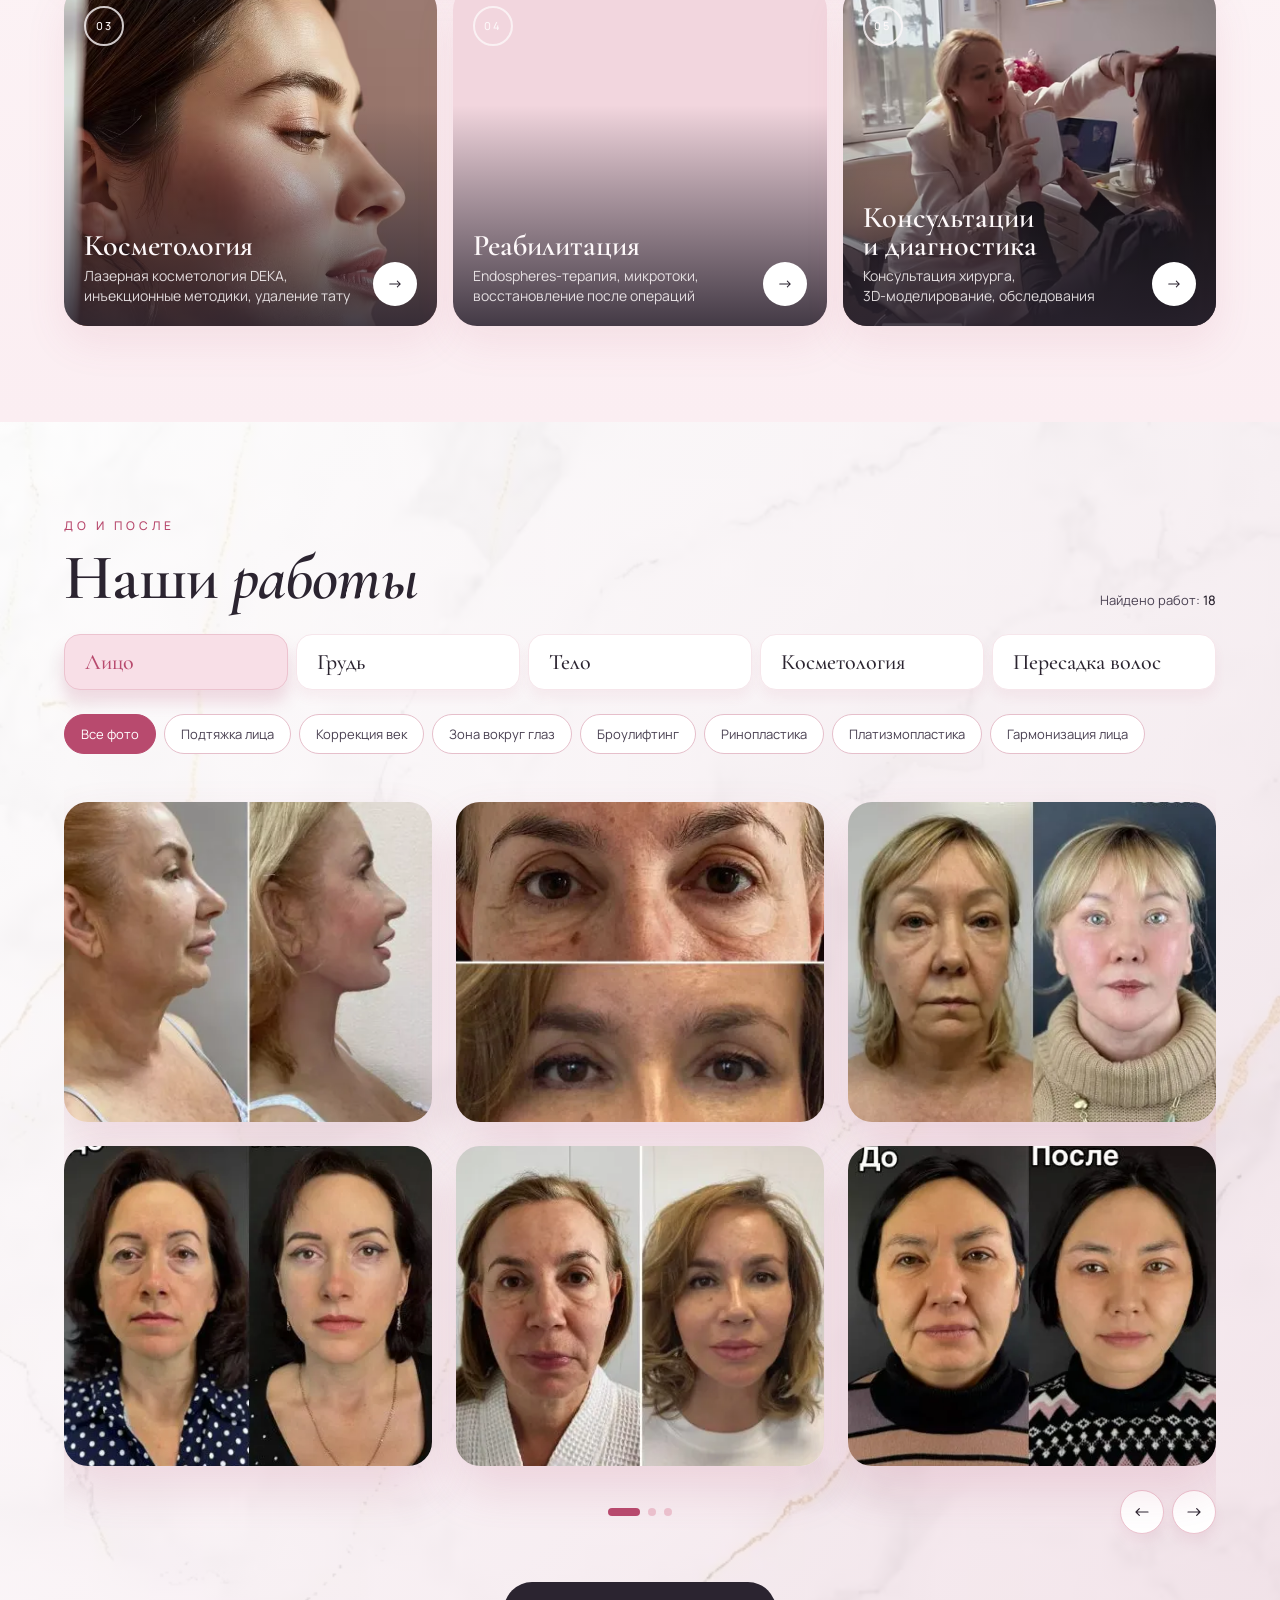
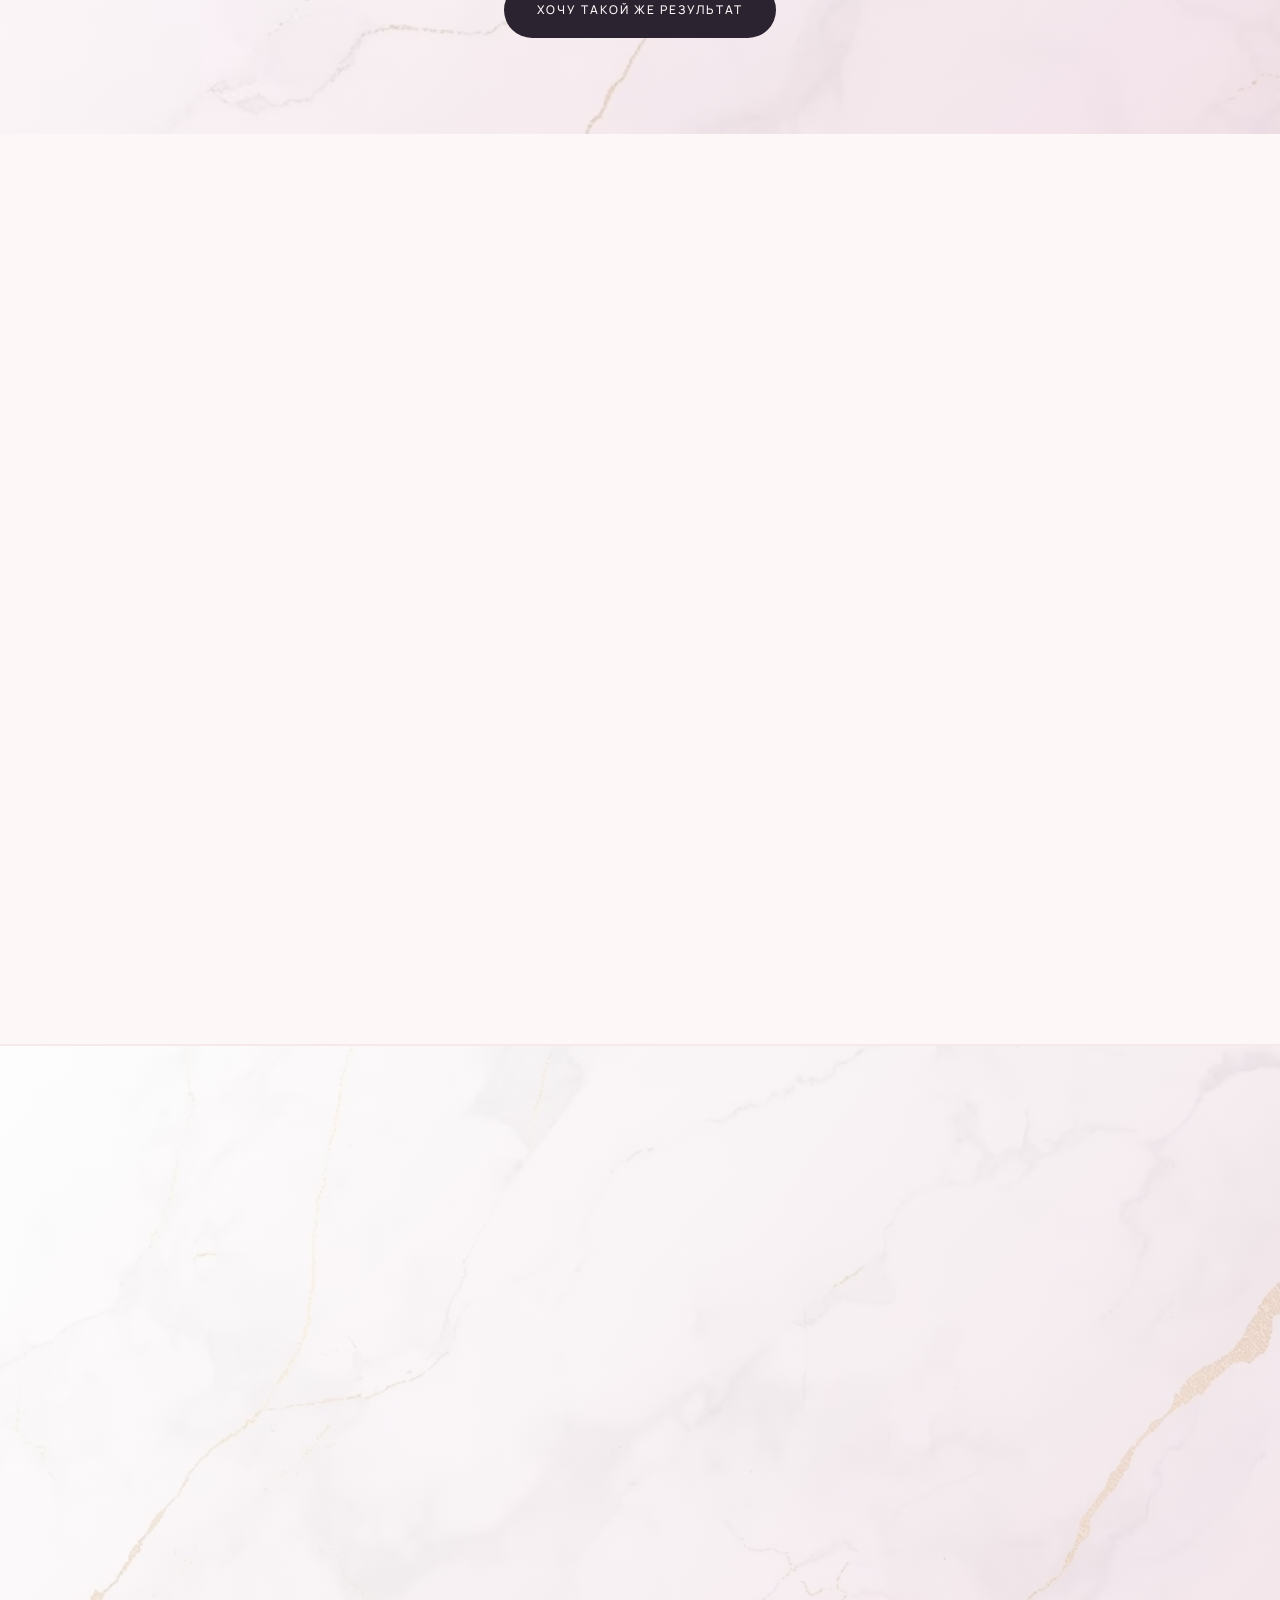
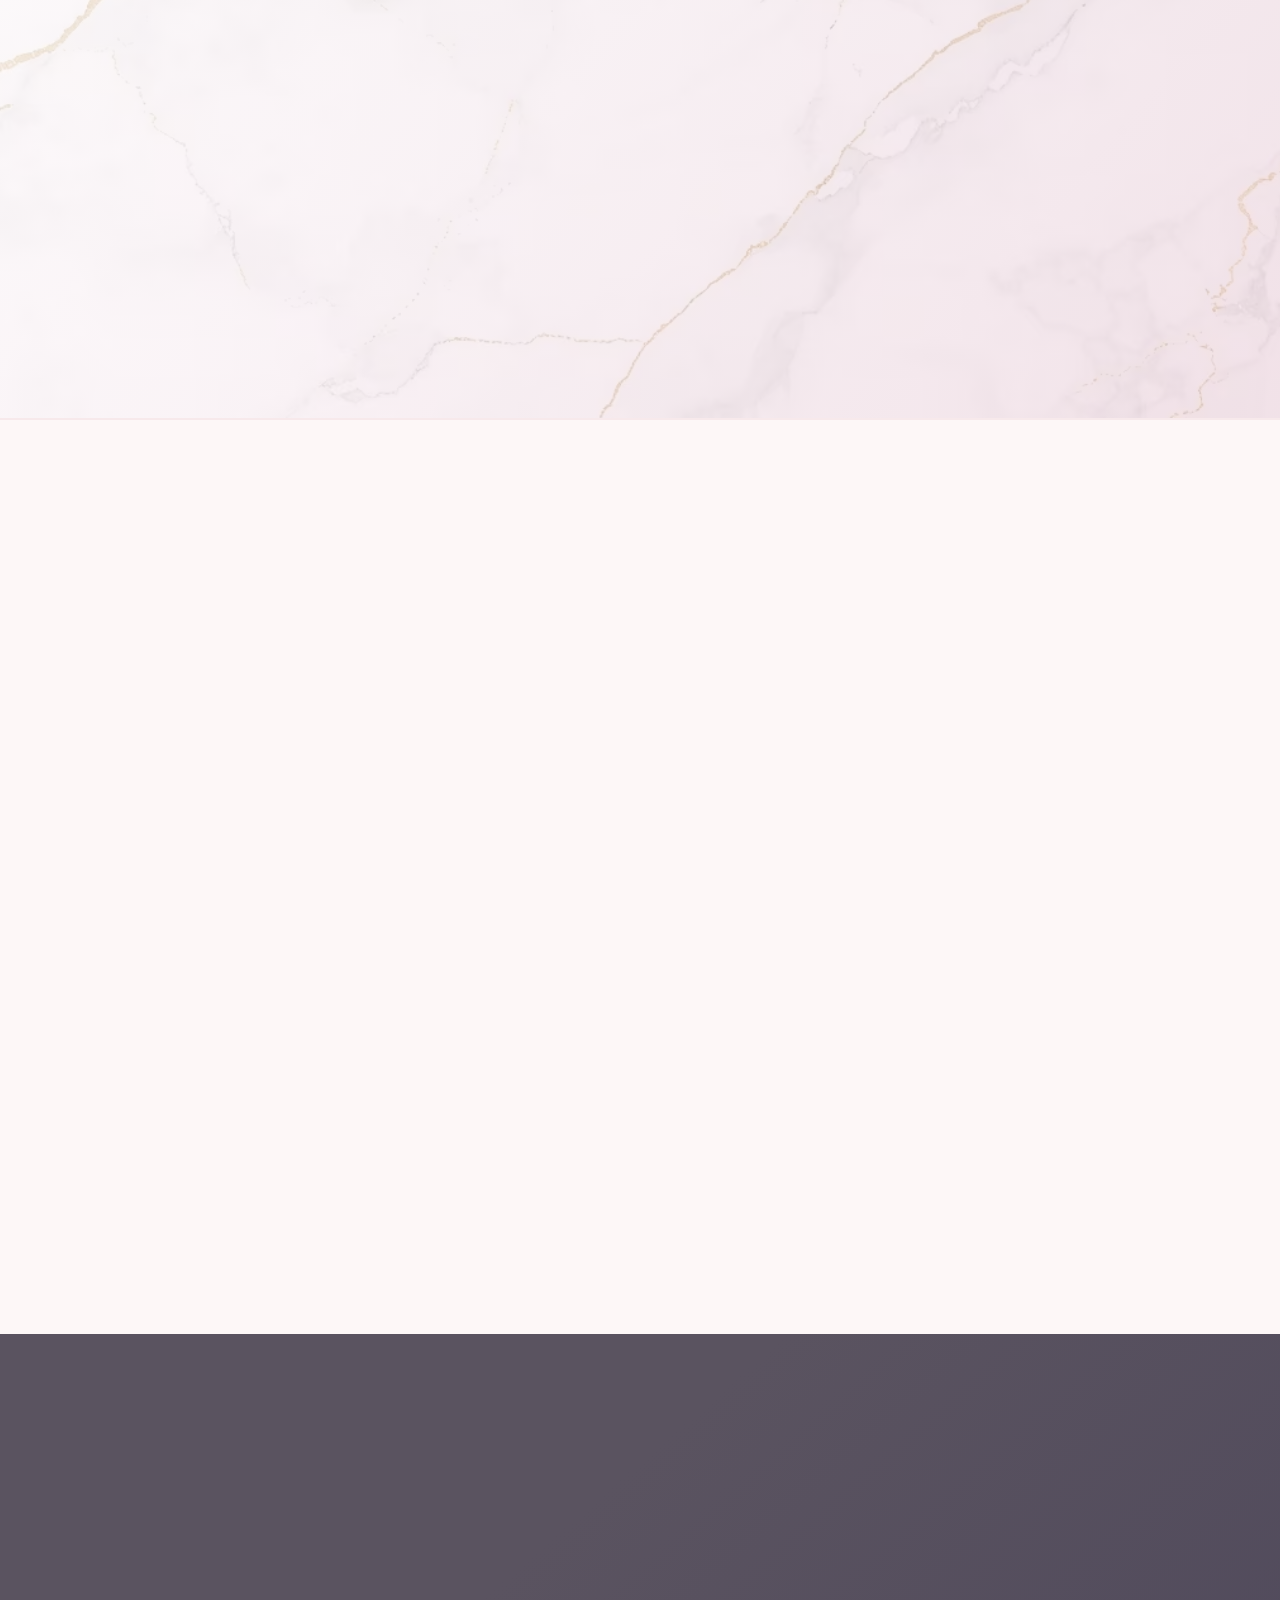
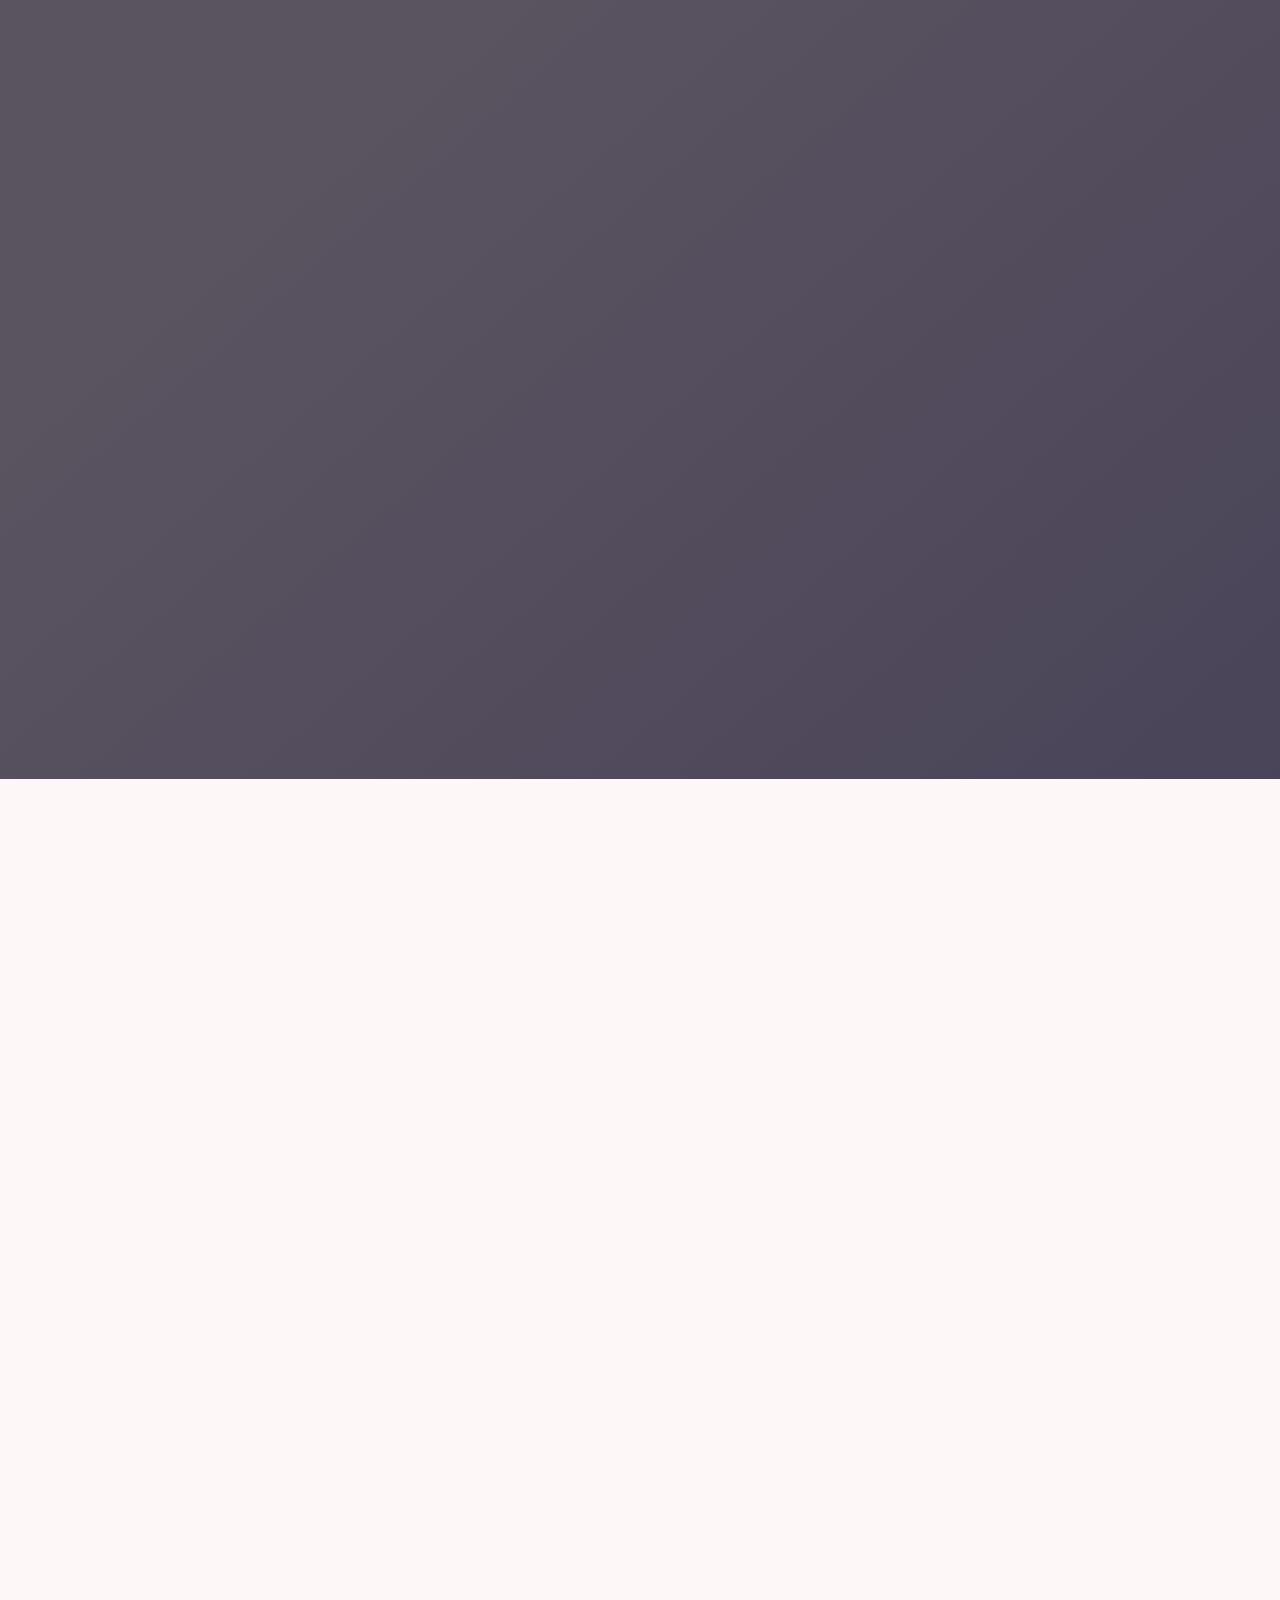
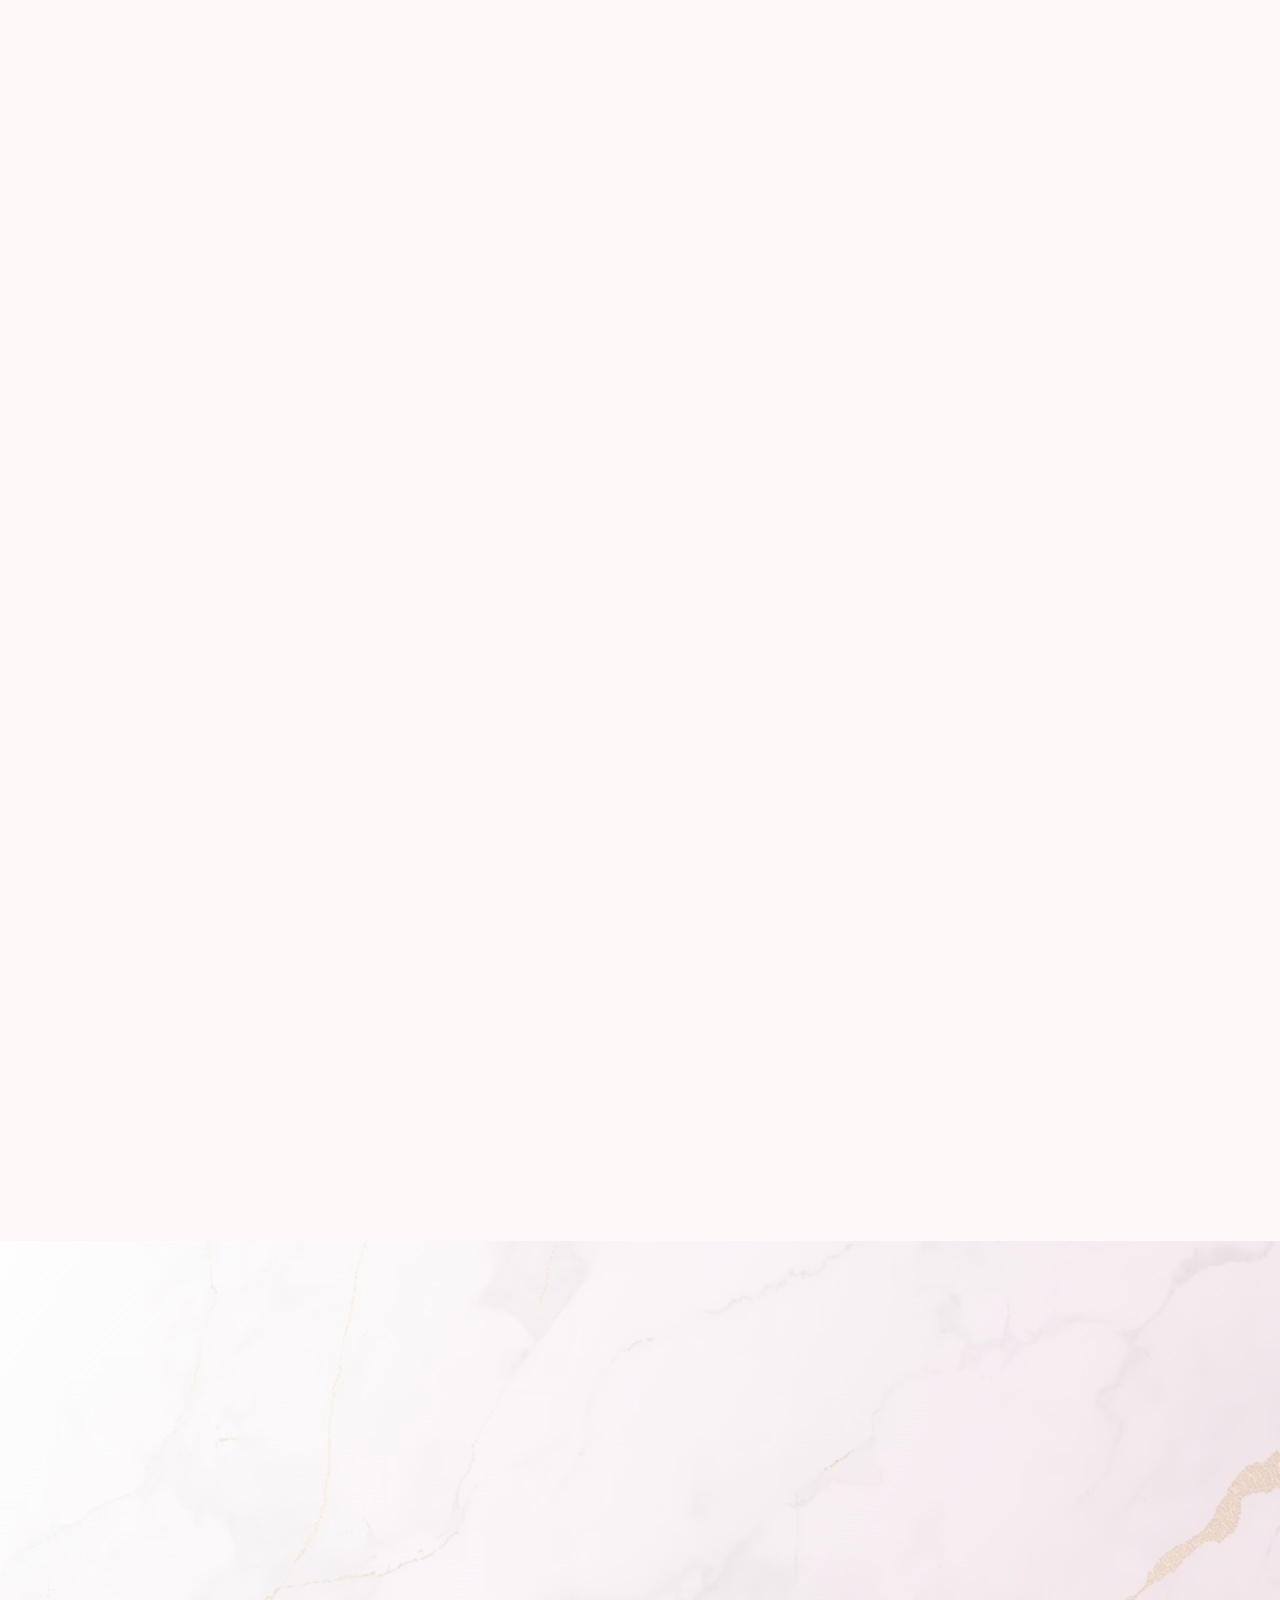
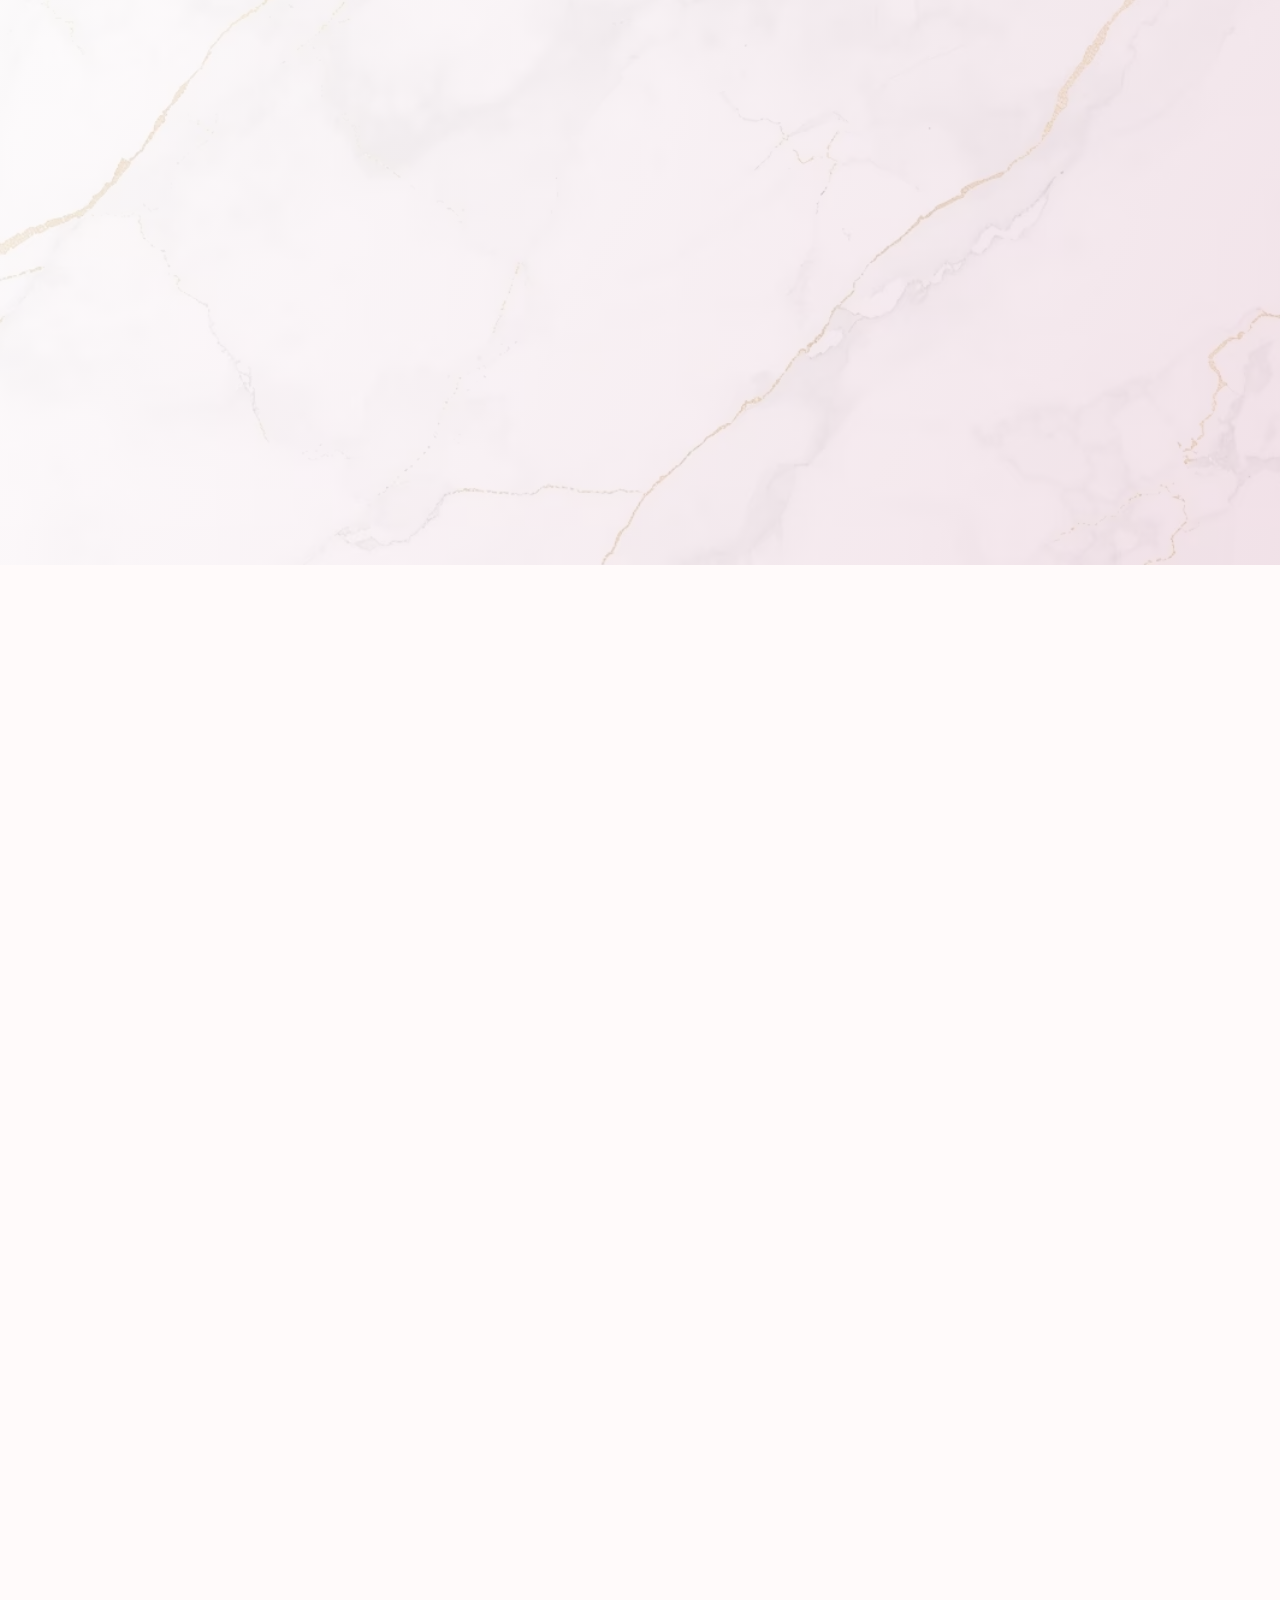
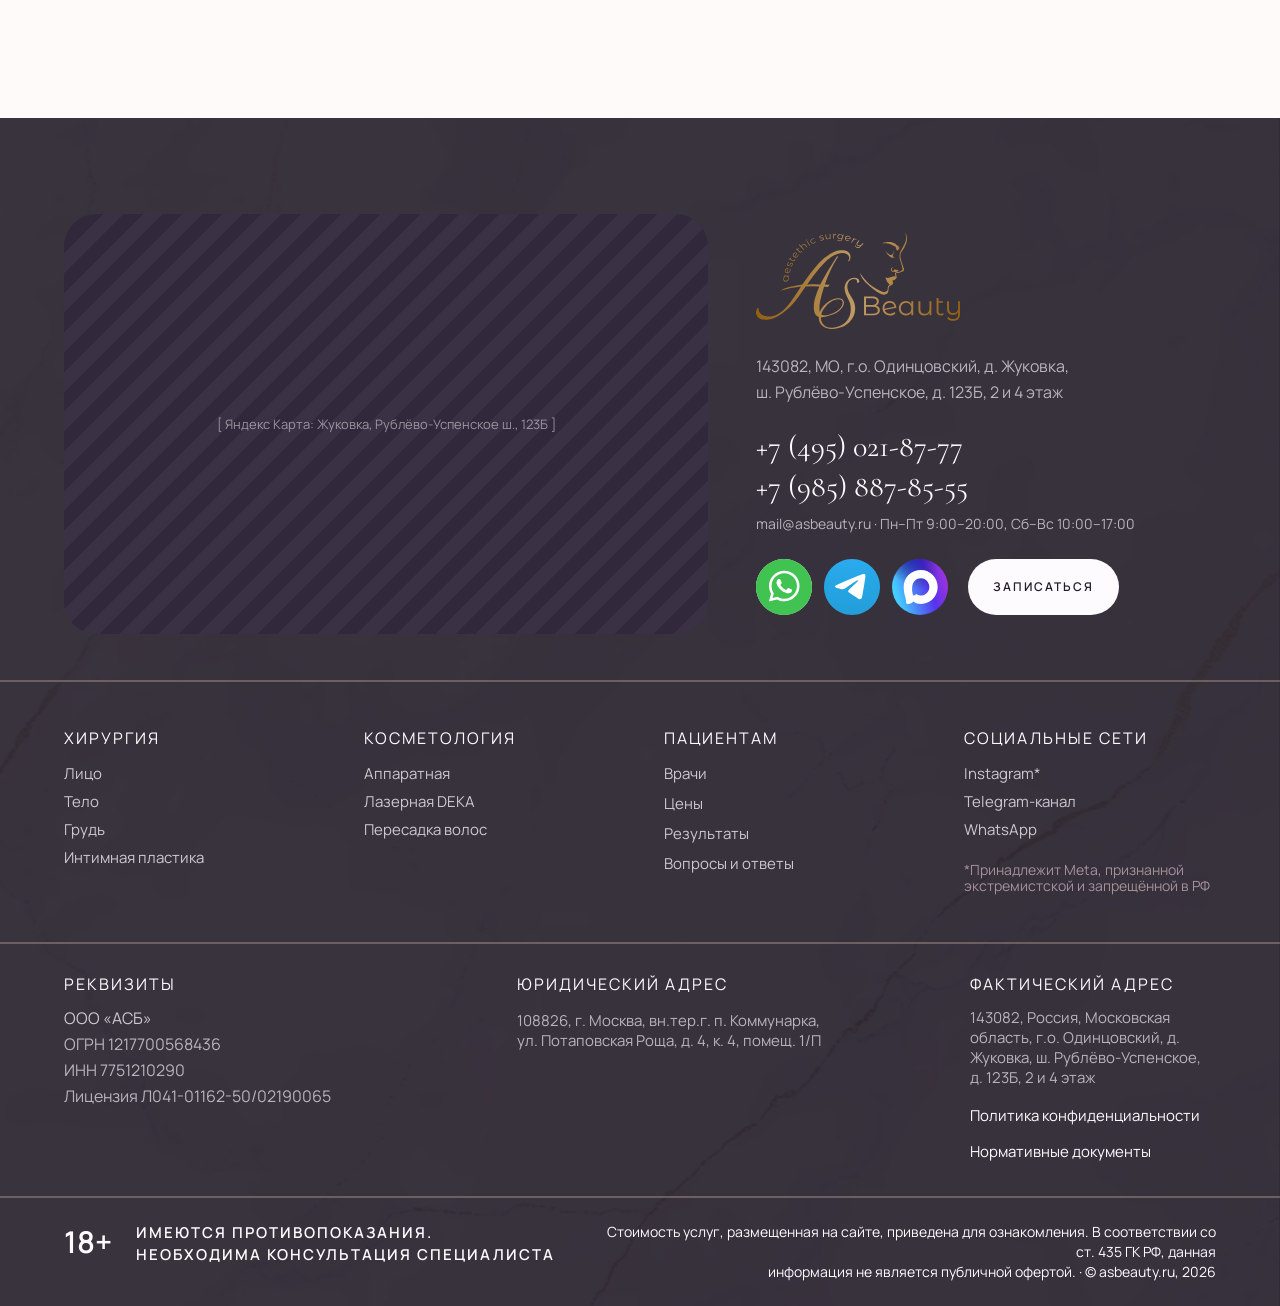
<file: main.html>
<!DOCTYPE html><html lang="ru"><head><meta name="robots" content="noindex, nofollow"><meta charset="utf-8"><meta name="viewport" content="width=device-width, initial-scale=1"><title>ASBeauty — клиника пластической хирургии в Жуковке</title><meta name="description" content="Клиника инновационной пластической хирургии и косметологии ASBeauty на Рублёво-Успенском шоссе: пластика лица и тела, косметология, реабилитация."><meta property="og:type" content="website"><meta property="og:locale" content="ru_RU"><meta property="og:site_name" content="ASBeauty"><meta property="og:title" content="ASBeauty — клиника пластической хирургии в Жуковке"><meta property="og:url" content="https://shodibek.github.io/ASBeauty/main.html"><meta property="og:description" content="Клиника инновационной пластической хирургии и косметологии ASBeauty на Рублёво-Успенском шоссе: пластика лица и тела, косметология, реабилитация."><meta property="og:image" content="https://shodibek.github.io/ASBeauty/images/hero/main-hero.webp"><meta name="twitter:card" content="summary_large_image"><meta name="twitter:title" content="ASBeauty — клиника пластической хирургии в Жуковке"><meta name="twitter:description" content="Клиника инновационной пластической хирургии и косметологии ASBeauty на Рублёво-Успенском шоссе: пластика лица и тела, косметология, реабилитация."><meta name="twitter:image" content="https://shodibek.github.io/ASBeauty/images/hero/main-hero.webp"><meta name="theme-color" content="#fdf7f7"><link rel="canonical" href="https://shodibek.github.io/ASBeauty/main.html"><link rel="icon" href="./favicon/favicon.ico" sizes="32x32"><link rel="icon" href="./favicon/favicon.svg" type="image/svg+xml"><link rel="apple-touch-icon" href="./favicon/apple-touch-icon.png"><link rel="manifest" href="./site.webmanifest"><link rel="preload" href="./fonts/manrope/manrope-cyrillic-400.woff2" as="font" type="font/woff2" crossorigin><link rel="stylesheet" href="./css/main.css?v=1795263886521"><script src="./js/main.js?v=1795263886521" defer></script><script type="application/ld+json">{"@context":"https://schema.org","@type":"MedicalClinic","name":"ASBeauty","description":"Клиника инновационной пластической хирургии и косметологии","url":"https://shodibek.github.io/ASBeauty/","logo":"https://shodibek.github.io/ASBeauty/images/logo/logo.svg","image":"https://shodibek.github.io/ASBeauty/images/hero/main-hero.webp","email":"mail@asbeauty.ru","telephone":["+74950218777","+79858878555"],"address":{"@type":"PostalAddress","streetAddress":"Рублёво-Успенское ш., 123Б","addressLocality":"Жуковка","addressRegion":"Московская область","addressCountry":"RU"},"openingHoursSpecification":[{"@type":"OpeningHoursSpecification","dayOfWeek":["Monday","Tuesday","Wednesday","Thursday","Friday"],"opens":"09:00","closes":"20:00"},{"@type":"OpeningHoursSpecification","dayOfWeek":["Saturday","Sunday"],"opens":"10:00","closes":"17:00"}],"medicalSpecialty":["PlasticSurgery","Dermatology"],"priceRange":"₽₽₽"}</script></head><body><header class="header js-header"><div class="header__bar"><div class="header__top"><div class="container header__top-inner"><div class="header__info"><span>Жуковка, Рублёво-Успенское ш., 123Б</span><span>Пн–Пт 9:00–20:00 · Сб–Вс 10:00–17:00</span></div><div class="header__contacts"><a class="header__contact" href="#">WhatsApp</a><a class="header__contact" href="#">Telegram</a><a class="header__contact" href="#">Макс</a><a class="header__phone" href="tel:+74950218777">+7 (495) 021-87-77</a></div></div></div><div class="container header__main"><nav class="header__nav" aria-label="Основное меню"><ul class="header__menu"><li class="header__menu-item js-header-dropdown"><button class="header__menu-link header__menu-toggle js-header-dropdown-toggle" type="button" aria-expanded="false" aria-controls="header-services"><span class="header__menu-text">Услуги</span><svg class="header__chevron" aria-hidden="true" focusable="false"><use href="./images/sprites.svg#chevron-down"></use></svg></button><div class="header__dropdown" id="header-services"><div class="header__dropdown-group"><p class="header__dropdown-title">Хирургия</p><ul class="header__dropdown-list"><li><a class="header__dropdown-link" href="service.html">Лицо</a></li><li><a class="header__dropdown-link" href="service.html">Тело</a></li><li><a class="header__dropdown-link" href="service.html">Грудь</a></li><li><a class="header__dropdown-link" href="service.html">Интимная пластика</a></li></ul></div><div class="header__dropdown-group"><p class="header__dropdown-title">Косметология</p><ul class="header__dropdown-list"><li><a class="header__dropdown-link" href="service.html">Аппаратная</a></li><li><a class="header__dropdown-link" href="service.html">Лазерная DEKA</a></li><li><a class="header__dropdown-link" href="service.html">Пересадка волос</a></li></ul></div></div></li><li class="header__menu-item"><a class="header__menu-link" href="prices.html"><span class="header__menu-text">Цены</span></a></li><li class="header__menu-item"><a class="header__menu-link" href="doctors.html"><span class="header__menu-text">Врачи</span></a></li><li class="header__menu-item"><a class="header__menu-link" href="clinic.html"><span class="header__menu-text">Клиника</span></a></li><li class="header__menu-item"><a class="header__menu-link" href="#"><span class="header__menu-text">Блог</span></a></li><li class="header__menu-item"><a class="header__menu-link" href="#"><span class="header__menu-text">Контакты</span></a></li></ul></nav><span class="logo header__logo"><img class="logo__image" src="./images/logo/logo.svg" width="136" height="64" alt="ASBeauty"></span><div class="header__actions"><form class="header__search" action="#" method="get" role="search"><label class="visually-hidden" for="header-search-input">Поиск по услугам</label><svg class="header__search-icon" aria-hidden="true" focusable="false"><use href="./images/sprites.svg#search"></use></svg><input class="header__search-input" id="header-search-input" type="search" name="q" placeholder="Поиск по услугам" autocomplete="off"></form><a class="button header__button" href="#booking">Записаться</a><button class="header__icon-button header__icon-button--search js-header-search-toggle" type="button" aria-label="Поиск" aria-expanded="false" aria-controls="header-search-panel"><svg class="header__icon" aria-hidden="true" focusable="false"><use href="./images/sprites.svg#search"></use></svg></button><a class="header__icon-button" href="tel:+74950218777" aria-label="Позвонить в клинику"><svg class="header__icon" aria-hidden="true" focusable="false"><use href="./images/sprites.svg#phone"></use></svg></a><button class="header__icon-button header__icon-button--dark js-header-burger" type="button" aria-label="Открыть меню" aria-expanded="false" aria-controls="header-mobile-menu"><svg class="header__icon header__icon--menu" aria-hidden="true" focusable="false"><use href="./images/sprites.svg#menu"></use></svg><svg class="header__icon header__icon--close" aria-hidden="true" focusable="false"><use href="./images/sprites.svg#close"></use></svg></button></div></div><div class="header__search-panel" id="header-search-panel"><div class="container"><form class="header__search header__search--panel" action="#" method="get" role="search"><label class="visually-hidden" for="header-search-panel-input">Поиск по услугам</label><svg class="header__search-icon" aria-hidden="true" focusable="false"><use href="./images/sprites.svg#search"></use></svg><input class="header__search-input" id="header-search-panel-input" type="search" name="q" placeholder="Поиск по услугам" autocomplete="off"></form></div></div></div><div class="header__mobile" id="header-mobile-menu"><nav class="header__mobile-nav" aria-label="Мобильное меню"><ul class="header__mobile-list"><li class="header__mobile-item js-header-accordion"><button class="header__mobile-link js-header-accordion-toggle" type="button" aria-expanded="false" aria-controls="header-mobile-services">Услуги<svg class="header__chevron" aria-hidden="true" focusable="false"><use href="./images/sprites.svg#chevron-down"></use></svg></button><div class="header__mobile-services" id="header-mobile-services"><div class="header__mobile-services-inner"><div class="header__mobile-services-content"><div class="header__dropdown-group"><p class="header__dropdown-title">Хирургия</p><ul class="header__dropdown-list"><li><a class="header__dropdown-link" href="service.html">Лицо</a></li><li><a class="header__dropdown-link" href="service.html">Тело</a></li><li><a class="header__dropdown-link" href="service.html">Грудь</a></li><li><a class="header__dropdown-link" href="service.html">Интимная пластика</a></li></ul></div><div class="header__dropdown-group"><p class="header__dropdown-title">Косметология</p><ul class="header__dropdown-list"><li><a class="header__dropdown-link" href="service.html">Аппаратная</a></li><li><a class="header__dropdown-link" href="service.html">Лазерная DEKA</a></li><li><a class="header__dropdown-link" href="service.html">Пересадка волос</a></li></ul></div></div></div></div></li><li class="header__mobile-item"><a class="header__mobile-link" href="prices.html">Цены</a></li><li class="header__mobile-item"><a class="header__mobile-link" href="doctors.html">Врачи</a></li><li class="header__mobile-item"><a class="header__mobile-link" href="clinic.html">Клиника</a></li><li class="header__mobile-item"><a class="header__mobile-link" href="#">Блог</a></li><li class="header__mobile-item"><a class="header__mobile-link" href="#">Контакты</a></li></ul></nav><div class="header__mobile-contacts"><a class="header__mobile-phone" href="tel:+74950218777">+7 (495) 021-87-77</a><p class="text text--s header__mobile-text">Жуковка, Рублёво-Успенское ш., 123Б</p><p class="text text--s header__mobile-text">Пн–Пт 9:00–20:00 · Сб–Вс 10:00–17:00</p><div class="header__mobile-socials"><a class="header__mobile-social" href="#" aria-label="WhatsApp"><img class="header__mobile-social-icon" src="./images/social/whatsapp.svg" width="44" height="44" alt="" loading="lazy"></a><a class="header__mobile-social" href="#" aria-label="Telegram"><img class="header__mobile-social-icon" src="./images/social/telegram.svg" width="44" height="44" alt="" loading="lazy"></a><a class="header__mobile-social" href="#" aria-label="Макс"><img class="header__mobile-social-icon" src="./images/social/max.svg" width="44" height="44" alt="" loading="lazy"></a></div><a class="button button--block header__mobile-button" href="#booking">Записаться</a></div></div></header><main><section class="home-hero js-hero-video" aria-labelledby="home-hero-title" data-src="./video/hero.mp4" data-src-mobile="./video/hero-mobile.mp4"><picture class="home-hero__picture"><source srcset="./images/hero/main-hero-mobile.avif" media="(max-width: 767px)" type="image/avif" width="780" height="1200"><source srcset="./images/hero/main-hero-mobile.webp" media="(max-width: 767px)" type="image/webp" width="780" height="1200"><source srcset="./images/hero/main-hero.avif" type="image/avif"><img class="home-hero__image" src="./images/hero/main-hero.webp" width="1920" height="760" alt="Ресепшен клиники ASBeauty" loading="eager" fetchpriority="high" draggable="false"></picture><div class="container home-hero__inner"><div class="home-hero__head"><p class="home-hero__eyebrow"><span class="home-hero__eyebrow-full">Жуковка · Рублёво-Успенское шоссе</span><span class="home-hero__eyebrow-short" aria-hidden="true">Жуковка · Рублёвское шоссе</span></p><h1 class="h1 home-hero__title" id="home-hero-title">Клиника инновационной<br class="home-hero__br"> пластической хирургии<br class="home-hero__br"> и косметологии <span class="h1__accent">«ASBeauty»</span></h1></div><a class="button home-hero__button" href="#booking">Записаться на консультацию</a><ul class="home-hero__stats"><li class="home-hero__stat"><span class="home-hero__stat-value js-counter">19+</span><span class="home-hero__stat-label">лет на рынке медицины</span></li><li class="home-hero__stat"><span class="home-hero__stat-value js-counter">50 000+</span><span class="home-hero__stat-label">довольных пациентов</span></li><li class="home-hero__stat"><span class="home-hero__stat-value js-counter">20+</span><span class="home-hero__stat-label">направлений медицины</span></li></ul></div></section><section class="directions" id="directions"><div class="container"><div class="section-head section-head--strong directions__head"><div class="section-head__main"><p class="eyebrow section-head__eyebrow eyebrow--strong">Направления работы</p><h2 class="h2 section-head__title"><span class="h2__accent">Услуги</span> клиники</h2></div></div><ul class="directions__list js-stagger"><li class="directions__item"><a class="directions__card" href="service.html"><picture class="directions__picture"><source srcset="./images/services/service-1.avif" type="image/avif"><img class="directions__image" src="./images/services/service-1.webp" width="640" height="640" alt="Пациентка клиники после пластической операции" loading="lazy" decoding="async" draggable="false"></picture><span class="directions__number">01</span><span class="directions__body"><span class="directions__title">Пластическая хирургия</span><span class="directions__text">Пластика лица и тела, маммопластика, абдоминопластика, интимная пластика</span></span><span class="directions__arrow"><svg class="directions__arrow-icon" aria-hidden="true" focusable="false"><use href="./images/sprites.svg#arrow-right"></use></svg></span></a></li><li class="directions__item"><a class="directions__card" href="service.html"><picture class="directions__picture"><source srcset="./images/services/service-2.avif" type="image/avif"><img class="directions__image" src="./images/services/service-2.webp" width="640" height="366" alt="Лицо пациентки после блефаропластики" loading="lazy" decoding="async" draggable="false"></picture><span class="directions__number">02</span><span class="directions__body"><span class="directions__title">Амбулаторная хирургия</span><span class="directions__text">Блефаропластика, броулифтинг, отопластика, пересадка волос</span></span><span class="directions__arrow"><svg class="directions__arrow-icon" aria-hidden="true" focusable="false"><use href="./images/sprites.svg#arrow-right"></use></svg></span></a></li><li class="directions__item"><a class="directions__card" href="service.html"><picture class="directions__picture"><source srcset="./images/services/service-3.avif" type="image/avif"><img class="directions__image" src="./images/services/service-3.webp" width="630" height="810" alt="Ухоженная кожа лица после процедур косметологии" loading="lazy" decoding="async" draggable="false"></picture><span class="directions__number">03</span><span class="directions__body"><span class="directions__title">Косметология</span><span class="directions__text">Лазерная косметология DEKA, инъекционные методики, удаление тату</span></span><span class="directions__arrow"><svg class="directions__arrow-icon" aria-hidden="true" focusable="false"><use href="./images/sprites.svg#arrow-right"></use></svg></span></a></li><li class="directions__item"><a class="directions__card" href="service.html"><picture class="directions__picture"><source srcset="./images/services/service-4.avif" type="image/avif"><img class="directions__image" src="./images/services/service-4.webp" width="640" height="640" alt="Светотерапия в кабинете реабилитации" loading="lazy" decoding="async" draggable="false"></picture><span class="directions__number">04</span><span class="directions__body"><span class="directions__title">Реабилитация</span><span class="directions__text">Endospheres-терапия, микротоки, восстановление после операций</span></span><span class="directions__arrow"><svg class="directions__arrow-icon" aria-hidden="true" focusable="false"><use href="./images/sprites.svg#arrow-right"></use></svg></span></a></li><li class="directions__item"><a class="directions__card" href="service.html"><picture class="directions__picture"><source srcset="./images/services/service-5.avif" type="image/avif"><img class="directions__image" src="./images/services/service-5.webp" width="640" height="397" alt="Консультация пациентки у хирурга" loading="lazy" decoding="async" draggable="false"></picture><span class="directions__number">05</span><span class="directions__body"><span class="directions__title">Консультации <br class="directions__br">и диагностика</span><span class="directions__text">Консультация хирурга,<br class="directions__br"> 3D-моделирование, обследования</span></span><span class="directions__arrow"><svg class="directions__arrow-icon" aria-hidden="true" focusable="false"><use href="./images/sprites.svg#arrow-right"></use></svg></span></a></li></ul></div></section><section class="works js-works" id="works" aria-labelledby="works-title" data-page-size="6" data-mobile-step="2"><div class="container"><div class="works__head"><div class="works__heading"><p class="eyebrow eyebrow--strong">До и после</p><h2 class="h2 works__title" id="works-title"><span class="works__word works__word--first">Наши</span> <span class="works__word works__word--second">работы</span></h2></div><p class="works__found">Найдено работ: <span class="works__found-count js-works-count">18</span></p></div><div class="works__filters"><div class="works__tabs" role="group" aria-label="Направления"><button class="works__tab js-works-tab is-active" type="button" aria-pressed="true" aria-controls="works-panel-face" data-value="face">Лицо</button><button class="works__tab js-works-tab" type="button" aria-pressed="false" aria-controls="works-panel-breast" data-value="breast">Грудь</button><button class="works__tab js-works-tab" type="button" aria-pressed="false" aria-controls="works-panel-body" data-value="body">Тело</button><button class="works__tab js-works-tab" type="button" aria-pressed="false" aria-controls="works-panel-cosmetology" data-value="cosmetology">Косметология</button><button class="works__tab js-works-tab" type="button" aria-pressed="false" aria-controls="works-panel-hair" data-value="hair">Пересадка волос</button></div><div class="dropdown works__select js-dropdown js-works-select"><button class="dropdown__toggle works__select-toggle js-dropdown-toggle" type="button" aria-expanded="false" aria-controls="works-select-list" aria-label="Выбрать направление"><span class="works__select-value js-dropdown-label"><span>Лицо</span><span class="works__select-count">18</span></span><svg class="dropdown__icon works__select-icon" aria-hidden="true" focusable="false"><use href="./images/sprites.svg#chevron-down"></use></svg></button><div class="dropdown__panel"><div class="dropdown__inner"><ul class="dropdown__list" id="works-select-list" role="listbox"><li><button class="dropdown__option js-dropdown-option is-active" type="button" role="option" aria-selected="true" data-value="face"><span class="works__select-option js-dropdown-option-label"><span>Лицо</span><span class="works__select-count">18</span></span></button></li><li><button class="dropdown__option js-dropdown-option" type="button" role="option" aria-selected="false" data-value="breast"><span class="works__select-option js-dropdown-option-label"><span>Грудь</span><span class="works__select-count">0</span></span></button></li><li><button class="dropdown__option js-dropdown-option" type="button" role="option" aria-selected="false" data-value="body"><span class="works__select-option js-dropdown-option-label"><span>Тело</span><span class="works__select-count">0</span></span></button></li><li><button class="dropdown__option js-dropdown-option" type="button" role="option" aria-selected="false" data-value="cosmetology"><span class="works__select-option js-dropdown-option-label"><span>Косметология</span><span class="works__select-count">1</span></span></button></li><li><button class="dropdown__option js-dropdown-option" type="button" role="option" aria-selected="false" data-value="hair"><span class="works__select-option js-dropdown-option-label"><span>Пересадка волос</span><span class="works__select-count">11</span></span></button></li></ul></div></div></div><div class="works__chips js-works-chips" data-category="face"><button class="chip works__chip js-works-chip is-active" type="button" aria-pressed="true" data-value="all">Все фото</button><button class="chip works__chip js-works-chip" type="button" aria-pressed="false" data-value="Подтяжка лица">Подтяжка лица</button><button class="chip works__chip js-works-chip" type="button" aria-pressed="false" data-value="Коррекция век">Коррекция век</button><button class="chip works__chip js-works-chip" type="button" aria-pressed="false" data-value="Зона вокруг глаз">Зона вокруг глаз</button><button class="chip works__chip js-works-chip" type="button" aria-pressed="false" data-value="Броулифтинг">Броулифтинг</button><button class="chip works__chip js-works-chip" type="button" aria-pressed="false" data-value="Ринопластика">Ринопластика</button><button class="chip works__chip js-works-chip" type="button" aria-pressed="false" data-value="Платизмопластика">Платизмопластика</button><button class="chip works__chip js-works-chip" type="button" aria-pressed="false" data-value="Гармонизация лица">Гармонизация лица</button></div><div class="works__chips js-works-chips" data-category="breast" hidden><button class="chip works__chip js-works-chip is-active" type="button" aria-pressed="true" data-value="all">Все фото</button></div><div class="works__chips js-works-chips" data-category="body" hidden><button class="chip works__chip js-works-chip is-active" type="button" aria-pressed="true" data-value="all">Все фото</button></div><div class="works__chips js-works-chips" data-category="cosmetology" hidden><button class="chip works__chip js-works-chip is-active" type="button" aria-pressed="true" data-value="all">Все фото</button></div><div class="works__chips js-works-chips" data-category="hair" hidden><button class="chip works__chip js-works-chip is-active" type="button" aria-pressed="true" data-value="all">Все фото</button></div></div><div class="works__panel js-works-panel" id="works-panel-face" data-category="face"><div class="swiper works__slider"><ul class="swiper-wrapper works__pages js-works-pages" aria-live="polite"><li class="swiper-slide works__page"><ul class="works__grid"><li class="works__item js-works-item" data-sub="Подтяжка лица" data-index="0"><a class="works__link js-works-link" href="./images/works/work-1.webp" aria-label="Подтяжка лица — открыть фото до и после"><img class="works__image" src="./images/works/work-1.webp" width="391" height="391" alt="Подтяжка лица — фото до и после" loading="lazy" decoding="async" draggable="false"></a></li><li class="works__item js-works-item" data-sub="Коррекция век" data-index="1"><a class="works__link js-works-link" href="./images/works/work-2.webp" aria-label="Коррекция век — открыть фото до и после"><img class="works__image" src="./images/works/work-2.webp" width="389" height="389" alt="Коррекция век — фото до и после" loading="lazy" decoding="async" draggable="false"></a></li><li class="works__item js-works-item" data-sub="Подтяжка лица" data-index="2"><a class="works__link js-works-link" href="./images/works/work-3.webp" aria-label="Подтяжка лица — открыть фото до и после"><img class="works__image" src="./images/works/work-3.webp" width="396" height="398" alt="Подтяжка лица — фото до и после" loading="lazy" decoding="async" draggable="false"></a></li><li class="works__item js-works-item" data-sub="Зона вокруг глаз" data-index="3"><a class="works__link js-works-link" href="./images/works/work-4.webp" aria-label="Зона вокруг глаз — открыть фото до и после"><img class="works__image" src="./images/works/work-4.webp" width="396" height="397" alt="Зона вокруг глаз — фото до и после" loading="lazy" decoding="async" draggable="false"></a></li><li class="works__item js-works-item" data-sub="Подтяжка лица" data-index="4"><a class="works__link js-works-link" href="./images/works/work-5.webp" aria-label="Подтяжка лица — открыть фото до и после"><img class="works__image" src="./images/works/work-5.webp" width="390" height="392" alt="Подтяжка лица — фото до и после" loading="lazy" decoding="async" draggable="false"></a></li><li class="works__item js-works-item" data-sub="Подтяжка лица" data-index="5"><a class="works__link js-works-link" href="./images/works/work-6.webp" aria-label="Подтяжка лица — открыть фото до и после"><img class="works__image" src="./images/works/work-6.webp" width="415" height="373" alt="Подтяжка лица — фото до и после" loading="lazy" decoding="async" draggable="false"></a></li></ul></li><li class="swiper-slide works__page"><ul class="works__grid"><li class="works__item js-works-item" data-sub="Коррекция век" data-index="6"><a class="works__link js-works-link" href="./images/works/blepharoplasty-1.webp" aria-label="Коррекция век — открыть фото до и после"><img class="works__image" src="./images/works/blepharoplasty-1.webp" width="1080" height="1080" alt="Коррекция век — фото до и после" loading="lazy" decoding="async" draggable="false"></a></li><li class="works__item js-works-item" data-sub="Коррекция век" data-index="7"><a class="works__link js-works-link" href="./images/works/blepharoplasty-2.webp" aria-label="Коррекция век — открыть фото до и после"><img class="works__image" src="./images/works/blepharoplasty-2.webp" width="1080" height="1080" alt="Коррекция век — фото до и после" loading="lazy" decoding="async" draggable="false"></a></li><li class="works__item js-works-item" data-sub="Коррекция век" data-index="8"><a class="works__link js-works-link" href="./images/works/blepharoplasty-3.webp" aria-label="Коррекция век — открыть фото до и после"><img class="works__image" src="./images/works/blepharoplasty-3.webp" width="1080" height="1080" alt="Коррекция век — фото до и после" loading="lazy" decoding="async" draggable="false"></a></li><li class="works__item js-works-item" data-sub="Коррекция век" data-index="9"><a class="works__link js-works-link" href="./images/works/blepharoplasty-4.webp" aria-label="Коррекция век — открыть фото до и после"><img class="works__image" src="./images/works/blepharoplasty-4.webp" width="1080" height="1080" alt="Коррекция век — фото до и после" loading="lazy" decoding="async" draggable="false"></a></li><li class="works__item js-works-item" data-sub="Коррекция век" data-index="10"><a class="works__link js-works-link" href="./images/works/blepharoplasty-5.webp" aria-label="Коррекция век — открыть фото до и после"><img class="works__image" src="./images/works/blepharoplasty-5.webp" width="1080" height="1080" alt="Коррекция век — фото до и после" loading="lazy" decoding="async" draggable="false"></a></li><li class="works__item js-works-item" data-sub="Коррекция век" data-index="11"><a class="works__link js-works-link" href="./images/works/blepharoplasty-6.webp" aria-label="Коррекция век — открыть фото до и после"><img class="works__image" src="./images/works/blepharoplasty-6.webp" width="1080" height="1080" alt="Коррекция век — фото до и после" loading="lazy" decoding="async" draggable="false"></a></li></ul></li><li class="swiper-slide works__page"><ul class="works__grid"><li class="works__item js-works-item" data-sub="Коррекция век" data-index="12"><a class="works__link js-works-link" href="./images/works/blepharoplasty-7.webp" aria-label="Коррекция век — открыть фото до и после"><img class="works__image" src="./images/works/blepharoplasty-7.webp" width="1080" height="1080" alt="Коррекция век — фото до и после" loading="lazy" decoding="async" draggable="false"></a></li><li class="works__item js-works-item" data-sub="Подтяжка лица" data-index="13"><a class="works__link js-works-link" href="./images/works/smas-lifting-1.webp" aria-label="Подтяжка лица — открыть фото до и после"><img class="works__image" src="./images/works/smas-lifting-1.webp" width="1080" height="1080" alt="Подтяжка лица — фото до и после" loading="lazy" decoding="async" draggable="false"></a></li><li class="works__item js-works-item" data-sub="Платизмопластика" data-index="14"><a class="works__link js-works-link" href="./images/works/platysmaplasty-1.webp" aria-label="Платизмопластика — открыть фото до и после"><img class="works__image" src="./images/works/platysmaplasty-1.webp" width="1080" height="1080" alt="Платизмопластика — фото до и после" loading="lazy" decoding="async" draggable="false"></a></li><li class="works__item js-works-item" data-sub="Гармонизация лица" data-index="15"><a class="works__link js-works-link" href="./images/works/face-harmonization-1.webp" aria-label="Гармонизация лица — открыть фото до и после"><img class="works__image" src="./images/works/face-harmonization-1.webp" width="1080" height="972" alt="Гармонизация лица — фото до и после" loading="lazy" decoding="async" draggable="false"></a></li><li class="works__item js-works-item" data-sub="Гармонизация лица" data-index="16"><a class="works__link js-works-link" href="./images/works/face-harmonization-2.webp" aria-label="Гармонизация лица — открыть фото до и после"><img class="works__image" src="./images/works/face-harmonization-2.webp" width="1080" height="1080" alt="Гармонизация лица — фото до и после" loading="lazy" decoding="async" draggable="false"></a></li><li class="works__item js-works-item" data-sub="Зона вокруг глаз" data-index="17"><a class="works__link js-works-link" href="./images/works/eye-area-1.webp" aria-label="Зона вокруг глаз — открыть фото до и после"><img class="works__image" src="./images/works/eye-area-1.webp" width="1080" height="1080" alt="Зона вокруг глаз — фото до и после" loading="lazy" decoding="async" draggable="false"></a></li></ul></li></ul></div><div class="slider-nav works__nav"><div class="slider-nav__dots js-slider-dots"></div><div class="slider-nav__arrows"><button class="slider-nav__arrow slider-nav__arrow--prev js-slider-prev" type="button" aria-label="Назад"><svg class="slider-nav__arrow-icon" aria-hidden="true" focusable="false"><use href="./images/sprites.svg#arrow-right"></use></svg></button><button class="slider-nav__arrow js-slider-next" type="button" aria-label="Вперёд"><svg class="slider-nav__arrow-icon" aria-hidden="true" focusable="false"><use href="./images/sprites.svg#arrow-right"></use></svg></button></div></div></div><div class="works__panel js-works-panel" id="works-panel-breast" data-category="breast" hidden></div><div class="works__panel js-works-panel" id="works-panel-body" data-category="body" hidden></div><div class="works__panel js-works-panel" id="works-panel-cosmetology" data-category="cosmetology" hidden><div class="swiper works__slider"><ul class="swiper-wrapper works__pages js-works-pages" aria-live="polite"><li class="swiper-slide works__page"><ul class="works__grid"><li class="works__item js-works-item" data-sub="Омоложение кистей рук" data-index="0"><a class="works__link js-works-link" href="./images/works/hands-1.webp" aria-label="Омоложение кистей рук — открыть фото до и после"><img class="works__image" src="./images/works/hands-1.webp" width="1080" height="1080" alt="Омоложение кистей рук — фото до и после" loading="lazy" decoding="async" draggable="false"></a></li></ul></li></ul></div><div class="slider-nav works__nav" hidden><div class="slider-nav__dots js-slider-dots"></div><div class="slider-nav__arrows"><button class="slider-nav__arrow slider-nav__arrow--prev js-slider-prev" type="button" aria-label="Назад"><svg class="slider-nav__arrow-icon" aria-hidden="true" focusable="false"><use href="./images/sprites.svg#arrow-right"></use></svg></button><button class="slider-nav__arrow js-slider-next" type="button" aria-label="Вперёд"><svg class="slider-nav__arrow-icon" aria-hidden="true" focusable="false"><use href="./images/sprites.svg#arrow-right"></use></svg></button></div></div></div><div class="works__panel js-works-panel" id="works-panel-hair" data-category="hair" hidden><div class="swiper works__slider"><ul class="swiper-wrapper works__pages js-works-pages" aria-live="polite"><li class="swiper-slide works__page"><ul class="works__grid"><li class="works__item js-works-item" data-sub="Пересадка волос" data-index="0"><a class="works__link js-works-link" href="./images/works/hair-transplant-1.webp" aria-label="Пересадка волос — открыть фото до и после"><img class="works__image" src="./images/works/hair-transplant-1.webp" width="1080" height="608" alt="Пересадка волос — фото до и после" loading="lazy" decoding="async" draggable="false"></a></li><li class="works__item js-works-item" data-sub="Пересадка волос" data-index="1"><a class="works__link js-works-link" href="./images/works/hair-transplant-2.webp" aria-label="Пересадка волос — открыть фото до и после"><img class="works__image" src="./images/works/hair-transplant-2.webp" width="1080" height="608" alt="Пересадка волос — фото до и после" loading="lazy" decoding="async" draggable="false"></a></li><li class="works__item js-works-item" data-sub="Пересадка волос" data-index="2"><a class="works__link js-works-link" href="./images/works/hair-transplant-3.webp" aria-label="Пересадка волос — открыть фото до и после"><img class="works__image" src="./images/works/hair-transplant-3.webp" width="1080" height="608" alt="Пересадка волос — фото до и после" loading="lazy" decoding="async" draggable="false"></a></li><li class="works__item js-works-item" data-sub="Пересадка волос" data-index="3"><a class="works__link js-works-link" href="./images/works/hair-transplant-4.webp" aria-label="Пересадка волос — открыть фото до и после"><img class="works__image" src="./images/works/hair-transplant-4.webp" width="1080" height="608" alt="Пересадка волос — фото до и после" loading="lazy" decoding="async" draggable="false"></a></li><li class="works__item js-works-item" data-sub="Пересадка волос" data-index="4"><a class="works__link js-works-link" href="./images/works/hair-transplant-5.webp" aria-label="Пересадка волос — открыть фото до и после"><img class="works__image" src="./images/works/hair-transplant-5.webp" width="1080" height="608" alt="Пересадка волос — фото до и после" loading="lazy" decoding="async" draggable="false"></a></li><li class="works__item js-works-item" data-sub="Пересадка волос" data-index="5"><a class="works__link js-works-link" href="./images/works/hair-transplant-6.webp" aria-label="Пересадка волос — открыть фото до и после"><img class="works__image" src="./images/works/hair-transplant-6.webp" width="1080" height="608" alt="Пересадка волос — фото до и после" loading="lazy" decoding="async" draggable="false"></a></li></ul></li><li class="swiper-slide works__page"><ul class="works__grid"><li class="works__item js-works-item" data-sub="Пересадка волос" data-index="6"><a class="works__link js-works-link" href="./images/works/hair-transplant-7.webp" aria-label="Пересадка волос — открыть фото до и после"><img class="works__image" src="./images/works/hair-transplant-7.webp" width="1080" height="608" alt="Пересадка волос — фото до и после" loading="lazy" decoding="async" draggable="false"></a></li><li class="works__item js-works-item" data-sub="Пересадка волос" data-index="7"><a class="works__link js-works-link" href="./images/works/hair-transplant-8.webp" aria-label="Пересадка волос — открыть фото до и после"><img class="works__image" src="./images/works/hair-transplant-8.webp" width="1080" height="608" alt="Пересадка волос — фото до и после" loading="lazy" decoding="async" draggable="false"></a></li><li class="works__item js-works-item" data-sub="Пересадка волос" data-index="8"><a class="works__link js-works-link" href="./images/works/hair-transplant-9.webp" aria-label="Пересадка волос — открыть фото до и после"><img class="works__image" src="./images/works/hair-transplant-9.webp" width="1080" height="608" alt="Пересадка волос — фото до и после" loading="lazy" decoding="async" draggable="false"></a></li><li class="works__item js-works-item" data-sub="Пересадка волос" data-index="9"><a class="works__link js-works-link" href="./images/works/hair-transplant-10.webp" aria-label="Пересадка волос — открыть фото до и после"><img class="works__image" src="./images/works/hair-transplant-10.webp" width="1080" height="608" alt="Пересадка волос — фото до и после" loading="lazy" decoding="async" draggable="false"></a></li><li class="works__item js-works-item" data-sub="Пересадка волос" data-index="10"><a class="works__link js-works-link" href="./images/works/hair-transplant-11.webp" aria-label="Пересадка волос — открыть фото до и после"><img class="works__image" src="./images/works/hair-transplant-11.webp" width="1080" height="608" alt="Пересадка волос — фото до и после" loading="lazy" decoding="async" draggable="false"></a></li></ul></li></ul></div><div class="slider-nav works__nav"><div class="slider-nav__dots js-slider-dots"></div><div class="slider-nav__arrows"><button class="slider-nav__arrow slider-nav__arrow--prev js-slider-prev" type="button" aria-label="Назад"><svg class="slider-nav__arrow-icon" aria-hidden="true" focusable="false"><use href="./images/sprites.svg#arrow-right"></use></svg></button><button class="slider-nav__arrow js-slider-next" type="button" aria-label="Вперёд"><svg class="slider-nav__arrow-icon" aria-hidden="true" focusable="false"><use href="./images/sprites.svg#arrow-right"></use></svg></button></div></div></div><div class="works__actions"><button class="button button--outline-dark works__more js-works-more" type="button" hidden>Показать ещё</button><a class="button works__cta" href="#booking">Хочу такой же результат</a></div></div></section><section class="reviews js-reviews" id="reviews" aria-labelledby="reviews-title"><div class="container"><div class="reviews__head"><div class="section-head section-head--strong reviews__section-head"><div class="section-head__main"><p class="eyebrow section-head__eyebrow eyebrow--strong">Отзывы</p><h2 class="h2 section-head__title"><span class="h2__accent">Звёзды</span> в клинике</h2></div></div><ul class="reviews__sources"><li><a class="reviews__source" href="#" target="_blank" rel="noopener">Яндекс Карты →</a></li><li><a class="reviews__source" href="#" target="_blank" rel="noopener">ПроДокторов →</a></li></ul></div><div class="swiper reviews__slider"><ul class="swiper-wrapper reviews__list"><li class="swiper-slide reviews__slide"><div class="reviews__card"><button class="reviews__video js-video" type="button" data-video="./video/reviews/review-01.mp4" data-video-group="reviews" data-video-ratio="9:16" aria-label="Смотреть видеоотзыв: Марина, SMAS-лифтинг"><img class="reviews__image" src="./images/reviews/review-video-01.webp" width="640" height="1138" alt="Видеоотзыв: Марина, SMAS-лифтинг" loading="lazy" decoding="async" draggable="false"><span class="reviews__play" aria-hidden="true"><svg class="reviews__play-icon" aria-hidden="true" focusable="false"><use href="./images/sprites.svg#play"></use></svg></span></button><blockquote class="reviews__quote"><p>«Боялась «сделанного» лица. Подруги говорят, что я просто хорошо отдохнула.»</p></blockquote><p class="reviews__author">Марина · SMAS-лифтинг</p></div></li><li class="swiper-slide reviews__slide"><div class="reviews__card"><button class="reviews__video js-video" type="button" data-video="./video/reviews/review-02.mp4" data-video-group="reviews" data-video-ratio="9:16" aria-label="Смотреть видеоотзыв: Екатерина, Ринопластика"><img class="reviews__image" src="./images/reviews/review-video-02.webp" width="640" height="1138" alt="Видеоотзыв: Екатерина, Ринопластика" loading="lazy" decoding="async" draggable="false"><span class="reviews__play" aria-hidden="true"><svg class="reviews__play-icon" aria-hidden="true" focusable="false"><use href="./images/sprites.svg#play"></use></svg></span></button><blockquote class="reviews__quote"><p>«На 3D-модели выбрала свой будущий нос сама. Результат совпал до мелочей.»</p></blockquote><p class="reviews__author">Екатерина · Ринопластика</p></div></li><li class="swiper-slide reviews__slide"><div class="reviews__card"><button class="reviews__video js-video" type="button" data-video="./video/reviews/review-03.mp4" data-video-group="reviews" data-video-ratio="9:16" aria-label="Смотреть видеоотзыв: Ольга, Блефаропластика"><img class="reviews__image" src="./images/reviews/review-video-03.webp" width="640" height="1138" alt="Видеоотзыв: Ольга, Блефаропластика" loading="lazy" decoding="async" draggable="false"><span class="reviews__play" aria-hidden="true"><svg class="reviews__play-icon" aria-hidden="true" focusable="false"><use href="./images/sprites.svg#play"></use></svg></span></button><blockquote class="reviews__quote"><p>«Координатор была на связи каждый день после операции.»</p></blockquote><p class="reviews__author">Ольга · Блефаропластика</p></div></li><li class="swiper-slide reviews__slide"><div class="reviews__card"><button class="reviews__video js-video" type="button" data-video="./video/reviews/review-04.mp4" data-video-group="reviews" data-video-ratio="9:16" aria-label="Смотреть видеоотзыв: Анна, Маммопластика"><img class="reviews__image" src="./images/reviews/review-video-04.webp" width="640" height="1138" alt="Видеоотзыв: Анна, Маммопластика" loading="lazy" decoding="async" draggable="false"><span class="reviews__play" aria-hidden="true"><svg class="reviews__play-icon" aria-hidden="true" focusable="false"><use href="./images/sprites.svg#play"></use></svg></span></button><blockquote class="reviews__quote"><p>«Через месяц уже летела в отпуск. Спасибо за бережность.»</p></blockquote><p class="reviews__author">Анна · Маммопластика</p></div></li><li class="swiper-slide reviews__slide"><div class="reviews__card"><button class="reviews__video js-video" type="button" data-video="./video/reviews/review-05.mp4" data-video-group="reviews" data-video-ratio="9:16" aria-label="Смотреть видеоотзыв: пациент клиники, отзыв 5"><img class="reviews__image" src="./images/reviews/review-video-05.webp" width="640" height="1138" alt="Видеоотзыв: пациент клиники, отзыв 5" loading="lazy" decoding="async" draggable="false"><span class="reviews__play" aria-hidden="true"><svg class="reviews__play-icon" aria-hidden="true" focusable="false"><use href="./images/sprites.svg#play"></use></svg></span></button></div></li><li class="swiper-slide reviews__slide"><div class="reviews__card"><button class="reviews__video js-video" type="button" data-video="./video/reviews/review-06.mp4" data-video-group="reviews" data-video-ratio="9:16" aria-label="Смотреть видеоотзыв: пациент клиники, отзыв 6"><img class="reviews__image" src="./images/reviews/review-video-06.webp" width="640" height="1138" alt="Видеоотзыв: пациент клиники, отзыв 6" loading="lazy" decoding="async" draggable="false"><span class="reviews__play" aria-hidden="true"><svg class="reviews__play-icon" aria-hidden="true" focusable="false"><use href="./images/sprites.svg#play"></use></svg></span></button></div></li><li class="swiper-slide reviews__slide"><div class="reviews__card"><button class="reviews__video js-video" type="button" data-video="./video/reviews/review-07.mp4" data-video-group="reviews" data-video-ratio="9:16" aria-label="Смотреть видеоотзыв: пациент клиники, отзыв 7"><img class="reviews__image" src="./images/reviews/review-video-07.webp" width="640" height="1138" alt="Видеоотзыв: пациент клиники, отзыв 7" loading="lazy" decoding="async" draggable="false"><span class="reviews__play" aria-hidden="true"><svg class="reviews__play-icon" aria-hidden="true" focusable="false"><use href="./images/sprites.svg#play"></use></svg></span></button></div></li><li class="swiper-slide reviews__slide"><div class="reviews__card"><button class="reviews__video js-video" type="button" data-video="./video/reviews/review-08.mp4" data-video-group="reviews" data-video-ratio="9:16" aria-label="Смотреть видеоотзыв: пациент клиники, отзыв 8"><img class="reviews__image" src="./images/reviews/review-video-08.webp" width="640" height="1138" alt="Видеоотзыв: пациент клиники, отзыв 8" loading="lazy" decoding="async" draggable="false"><span class="reviews__play" aria-hidden="true"><svg class="reviews__play-icon" aria-hidden="true" focusable="false"><use href="./images/sprites.svg#play"></use></svg></span></button></div></li><li class="swiper-slide reviews__slide"><div class="reviews__card"><button class="reviews__video js-video" type="button" data-video="./video/reviews/review-09.mp4" data-video-group="reviews" data-video-ratio="9:16" aria-label="Смотреть видеоотзыв: пациент клиники, отзыв 9"><img class="reviews__image" src="./images/reviews/review-video-09.webp" width="640" height="1138" alt="Видеоотзыв: пациент клиники, отзыв 9" loading="lazy" decoding="async" draggable="false"><span class="reviews__play" aria-hidden="true"><svg class="reviews__play-icon" aria-hidden="true" focusable="false"><use href="./images/sprites.svg#play"></use></svg></span></button></div></li><li class="swiper-slide reviews__slide"><div class="reviews__card"><button class="reviews__video js-video" type="button" data-video="./video/reviews/review-10.mp4" data-video-group="reviews" data-video-ratio="9:16" aria-label="Смотреть видеоотзыв: пациент клиники, отзыв 10"><img class="reviews__image" src="./images/reviews/review-video-10.webp" width="640" height="1138" alt="Видеоотзыв: пациент клиники, отзыв 10" loading="lazy" decoding="async" draggable="false"><span class="reviews__play" aria-hidden="true"><svg class="reviews__play-icon" aria-hidden="true" focusable="false"><use href="./images/sprites.svg#play"></use></svg></span></button></div></li><li class="swiper-slide reviews__slide"><div class="reviews__card"><button class="reviews__video js-video" type="button" data-video="./video/reviews/review-11.mp4" data-video-group="reviews" data-video-ratio="9:16" aria-label="Смотреть видеоотзыв: пациент клиники, отзыв 11"><img class="reviews__image" src="./images/reviews/review-video-11.webp" width="640" height="1138" alt="Видеоотзыв: пациент клиники, отзыв 11" loading="lazy" decoding="async" draggable="false"><span class="reviews__play" aria-hidden="true"><svg class="reviews__play-icon" aria-hidden="true" focusable="false"><use href="./images/sprites.svg#play"></use></svg></span></button></div></li></ul></div><div class="slider-nav reviews__nav"><a class="button button--outline-dark slider-nav__link" href="reviews.html"><span>Все видеоотзывы</span><svg class="button__icon" aria-hidden="true" focusable="false"><use href="./images/sprites.svg#arrow-right"></use></svg></a><div class="slider-nav__dots js-slider-dots"></div><div class="slider-nav__arrows"><button class="slider-nav__arrow slider-nav__arrow--prev js-slider-prev" type="button" aria-label="Назад"><svg class="slider-nav__arrow-icon" aria-hidden="true" focusable="false"><use href="./images/sprites.svg#arrow-right"></use></svg></button><button class="slider-nav__arrow js-slider-next" type="button" aria-label="Вперёд"><svg class="slider-nav__arrow-icon" aria-hidden="true" focusable="false"><use href="./images/sprites.svg#arrow-right"></use></svg></button></div></div><a class="button button--outline-dark button--block reviews__more" href="reviews.html">Все видеоотзывы<svg class="button__icon" aria-hidden="true" focusable="false"><use href="./images/sprites.svg#arrow-right"></use></svg></a></div></section><section class="doctors js-doctors" id="doctors" aria-labelledby="doctors-title"><div class="container"><div class="doctors__head"><div class="doctors__heading"><p class="eyebrow eyebrow--strong">Команда</p><h2 class="h2 doctors__title" id="doctors-title"><span class="h2__accent">Хирурги</span> клиники</h2></div><p class="doctors__lead">Восемь хирургов, каждый со своей специализацией. Команду собрала и обучила авторским протоколам основатель клиники Анастасия Борисенко</p></div><div class="swiper doctors__slider"><ul class="swiper-wrapper doctors__list"><li class="swiper-slide doctors__slide"><a class="doctors__card" href="doctor.html" itemscope itemtype="https://schema.org/Physician"><picture class="doctors__picture"><source srcset="./images/doctors/doctor-1.avif" type="image/avif"><img class="doctors__photo" src="./images/doctors/doctor-1.webp" width="480" height="708" alt="Борисенко Анастасия, пластический хирург, основатель клиники" loading="lazy" decoding="async" draggable="false"></picture><span class="doctors__info"><span class="doctors__name" itemprop="name">Борисенко<br class="doctors__br"> Анастасия</span><span class="doctors__role" itemprop="description">Пластический хирург, основатель клиники</span><span class="doctors__experience">Стаж 19 лет</span></span></a></li><li class="swiper-slide doctors__slide"><a class="doctors__card" href="doctor.html" itemscope itemtype="https://schema.org/Physician"><picture class="doctors__picture"><source srcset="./images/doctors/doctor-2.avif" type="image/avif"><img class="doctors__photo" src="./images/doctors/doctor-2.webp" width="480" height="708" alt="Насацкая Елена, пластический хирург, косметолог, дерматовенеролог" loading="lazy" decoding="async" draggable="false"></picture><span class="doctors__info"><span class="doctors__name" itemprop="name">Насацкая<br class="doctors__br"> Елена</span><span class="doctors__role" itemprop="description">Пластический хирург, косметолог, дерматовенеролог</span><span class="doctors__experience">Стаж 16 лет</span></span></a></li><li class="swiper-slide doctors__slide"><a class="doctors__card" href="doctor.html" itemscope itemtype="https://schema.org/Physician"><picture class="doctors__picture"><source srcset="./images/doctors/doctor-3.avif" type="image/avif"><img class="doctors__photo" src="./images/doctors/doctor-3.webp" width="480" height="708" alt="Голованов Сергей, пластический хирург, трихотрансплантолог" loading="lazy" decoding="async" draggable="false"></picture><span class="doctors__info"><span class="doctors__name" itemprop="name">Голованов<br class="doctors__br"> Сергей</span><span class="doctors__role" itemprop="description">Пластический хирург, трихотрансплантолог</span><span class="doctors__experience">Стаж 8 лет</span></span></a></li><li class="swiper-slide doctors__slide"><a class="doctors__card" href="doctor.html" itemscope itemtype="https://schema.org/Physician"><picture class="doctors__picture"><source srcset="./images/doctors/doctor-4.avif" type="image/avif"><img class="doctors__photo" src="./images/doctors/doctor-4.webp" width="480" height="708" alt="Лысенко Нина, пластический хирург" loading="lazy" decoding="async" draggable="false"></picture><span class="doctors__info"><span class="doctors__name" itemprop="name">Лысенко<br class="doctors__br"> Нина</span><span class="doctors__role" itemprop="description">Пластический хирург</span><span class="doctors__experience">Стаж 4 года</span></span></a></li><li class="swiper-slide doctors__slide"><a class="doctors__card" href="doctor.html" itemscope itemtype="https://schema.org/Physician"><picture class="doctors__picture"><source srcset="./images/doctors/doctor-5.avif" type="image/avif"><img class="doctors__photo" src="./images/doctors/doctor-5.webp" width="480" height="708" alt="Хачатрян Нушик, пластический и реконструктивный хирург" loading="lazy" decoding="async" draggable="false"></picture><span class="doctors__info"><span class="doctors__name" itemprop="name">Хачатрян<br class="doctors__br"> Нушик</span><span class="doctors__role" itemprop="description">Пластический и реконструктивный хирург</span><span class="doctors__experience">Стаж 5 лет</span></span></a></li><li class="swiper-slide doctors__slide"><a class="doctors__card" href="doctor.html" itemscope itemtype="https://schema.org/Physician"><picture class="doctors__picture"><source srcset="./images/doctors/doctor-6.avif" type="image/avif"><img class="doctors__photo" src="./images/doctors/doctor-6.webp" width="480" height="708" alt="Фисун Анастасия, пластический хирург, трихотрансплантолог" loading="lazy" decoding="async" draggable="false"></picture><span class="doctors__info"><span class="doctors__name" itemprop="name">Фисун<br class="doctors__br"> Анастасия</span><span class="doctors__role" itemprop="description">Пластический хирург, трихотрансплантолог</span><span class="doctors__experience">Стаж 3 года</span></span></a></li><li class="swiper-slide doctors__slide"><a class="doctors__card" href="doctor.html" itemscope itemtype="https://schema.org/Physician"><picture class="doctors__picture"><source srcset="./images/doctors/doctor-7.avif" type="image/avif"><img class="doctors__photo" src="./images/doctors/doctor-7.webp" width="480" height="708" alt="Ахмед Альшейх Юсиф, пластический хирург, косметолог-эстетист" loading="lazy" decoding="async" draggable="false"></picture><span class="doctors__info"><span class="doctors__name" itemprop="name">Ахмед Альшейх<br class="doctors__br"> Юсиф</span><span class="doctors__role" itemprop="description">Пластический хирург, косметолог-эстетист</span><span class="doctors__experience">Стаж 3 года</span></span></a></li><li class="swiper-slide doctors__slide"><a class="doctors__card" href="doctor.html" itemscope itemtype="https://schema.org/Physician"><picture class="doctors__picture"><source srcset="./images/doctors/doctor-8.avif" type="image/avif"><img class="doctors__photo" src="./images/doctors/doctor-8.webp" width="480" height="708" alt="Васильченко Илья, пластический хирург" loading="lazy" decoding="async" draggable="false"></picture><span class="doctors__info"><span class="doctors__name" itemprop="name">Васильченко<br class="doctors__br"> Илья</span><span class="doctors__role" itemprop="description">Пластический хирург</span><span class="doctors__experience">Стаж 4 года</span></span></a></li></ul></div><div class="slider-nav doctors__nav"><a class="button button--outline-dark slider-nav__link" href="doctors.html"><span>Все врачи</span><svg class="button__icon" aria-hidden="true" focusable="false"><use href="./images/sprites.svg#arrow-right"></use></svg></a><div class="slider-nav__dots js-slider-dots"></div><div class="slider-nav__arrows"><button class="slider-nav__arrow slider-nav__arrow--prev js-slider-prev" type="button" aria-label="Назад"><svg class="slider-nav__arrow-icon" aria-hidden="true" focusable="false"><use href="./images/sprites.svg#arrow-right"></use></svg></button><button class="slider-nav__arrow js-slider-next" type="button" aria-label="Вперёд"><svg class="slider-nav__arrow-icon" aria-hidden="true" focusable="false"><use href="./images/sprites.svg#arrow-right"></use></svg></button></div></div><a class="button button--outline-dark button--block doctors__more" href="doctors.html">Все врачи<svg class="button__icon" aria-hidden="true" focusable="false"><use href="./images/sprites.svg#arrow-right"></use></svg></a></div></section><section class="prices js-prices" id="price" aria-labelledby="prices-title"><div class="container prices__inner"><div class="prices__media"><div class="prices__arch"><picture class="prices__picture"><source srcset="./images/promo/promo-1.avif" type="image/avif"><img class="prices__image" src="./images/promo/promo-1.webp" width="600" height="900" alt="Пациентка клиники в розовом платье" loading="lazy" decoding="async" draggable="false"></picture></div><div class="prices__note"><p class="prices__note-label">Рассрочка</p><p class="prices__note-text">На все операции от<br> банка-партнёра</p></div></div><div class="prices__content"><div class="prices__head"><p class="eyebrow eyebrow--strong prices__eyebrow">Стоимость</p><h2 class="h2 prices__title" id="prices-title"><span class="prices__title-desktop">Стоимость услуг</span><span class="prices__title-mobile">Операции под ключ</span></h2><p class="prices__lead">Самые популярные предложения клиники</p></div><div class="prices__chips" role="group" aria-label="Направления"><button class="chip chip--outline js-prices-tab is-active" type="button" aria-pressed="true" data-value="Лицо">Лицо</button><button class="chip chip--outline js-prices-tab" type="button" aria-pressed="false" data-value="Грудь">Грудь</button><button class="chip chip--outline js-prices-tab" type="button" aria-pressed="false" data-value="Тело">Тело</button><button class="chip chip--outline js-prices-tab" type="button" aria-pressed="false" data-value="Интимная пластика">Интимная пластика</button><button class="chip chip--outline js-prices-tab" type="button" aria-pressed="false" data-value="Косметология">Косметология</button><button class="chip chip--outline js-prices-tab" type="button" aria-pressed="false" data-value="Пересадка волос">Пересадка волос</button></div><div class="dropdown prices__select js-dropdown js-prices-select"><button class="dropdown__toggle prices__select-toggle js-dropdown-toggle" type="button" aria-expanded="false" aria-controls="prices-select-list" aria-label="Выбрать направление"><span class="prices__select-value js-dropdown-label">Лицо</span><svg class="dropdown__icon prices__select-icon" aria-hidden="true" focusable="false"><use href="./images/sprites.svg#chevron-down"></use></svg></button><div class="dropdown__panel"><div class="dropdown__inner"><ul class="dropdown__list" id="prices-select-list" role="listbox"><li><button class="dropdown__option js-dropdown-option is-active" type="button" role="option" aria-selected="true" data-value="Лицо">Лицо</button></li><li><button class="dropdown__option js-dropdown-option" type="button" role="option" aria-selected="false" data-value="Грудь">Грудь</button></li><li><button class="dropdown__option js-dropdown-option" type="button" role="option" aria-selected="false" data-value="Тело">Тело</button></li><li><button class="dropdown__option js-dropdown-option" type="button" role="option" aria-selected="false" data-value="Интимная пластика">Интимная пластика</button></li><li><button class="dropdown__option js-dropdown-option" type="button" role="option" aria-selected="false" data-value="Косметология">Косметология</button></li><li><button class="dropdown__option js-dropdown-option" type="button" role="option" aria-selected="false" data-value="Пересадка волос">Пересадка волос</button></li></ul></div></div></div><ul class="prices__list" aria-live="polite"><li class="prices__item js-prices-item" data-category="Лицо" itemscope itemtype="https://schema.org/MedicalProcedure"><p class="prices__name" itemprop="name">Круговая подтяжка лица (SMAS)</p><p class="prices__meta"><span class="prices__info" itemprop="description">Реабилитация 3–4 недели</span><span class="prices__price" itemprop="offers" itemscope itemtype="https://schema.org/Offer"><meta itemprop="price" content="600000"><meta itemprop="priceCurrency" content="RUB">от 600 000 ₽</span></p></li><li class="prices__item js-prices-item" data-category="Лицо" itemscope itemtype="https://schema.org/MedicalProcedure"><p class="prices__name" itemprop="name">Риносептопластика</p><p class="prices__meta"><span class="prices__info" itemprop="description">Функция и эстетика носа</span><span class="prices__price" itemprop="offers" itemscope itemtype="https://schema.org/Offer"><meta itemprop="price" content="500000"><meta itemprop="priceCurrency" content="RUB">от 500 000 ₽</span></p></li><li class="prices__item js-prices-item" data-category="Лицо" itemscope itemtype="https://schema.org/MedicalProcedure"><p class="prices__name" itemprop="name">Ринопластика</p><p class="prices__meta"><span class="prices__info" itemprop="description">Реабилитация около 2 недель</span><span class="prices__price" itemprop="offers" itemscope itemtype="https://schema.org/Offer"><meta itemprop="price" content="480000"><meta itemprop="priceCurrency" content="RUB">от 480 000 ₽</span></p></li></ul><div class="prices__actions"><a class="button prices__button" href="#booking">Получить план и стоимость</a><a class="button button--outline-dark prices__button" href="prices.html">Смотреть все цены</a></div></div></div></section><section class="why" id="why" aria-labelledby="why-title"><div class="container why__inner"><div class="why__head"><p class="eyebrow why__eyebrow">Почему ASBeauty</p><h2 class="h2 why__title" id="why-title">Шесть причин<br class="why__br"> довериться нам</h2></div><div class="why__photo"><picture class="why__picture"><source srcset="./images/doctors/doctor-1.avif" type="image/avif"><img class="why__image" src="./images/doctors/doctor-1.webp" width="480" height="708" alt="Анастасия Борисенко, основатель клиники, пластический хирург" loading="lazy" decoding="async" draggable="false"></picture><blockquote class="why__quote"><p class="why__quote-text">«Мы создаём не изменения, а гармоничный результат, который радует годами»</p><footer class="why__author"><span class="why__author-name">Анастасия Борисенко</span><span class="why__author-role">Основатель клиники, пластический хирург</span></footer></blockquote></div><ol class="why__list js-stagger"><li class="why__item"><span class="why__number" aria-hidden="true">01</span><div class="why__text"><h3 class="why__name">Многопрофильная клиника</h3><p class="why__description">20+ направлений — от диагностики до хирургии в одном месте</p></div></li><li class="why__item"><span class="why__number" aria-hidden="true">02</span><div class="why__text"><h3 class="why__name">Современное оборудование</h3><p class="why__description">Экспертная диагностика и аппаратные методики</p></div></li><li class="why__item"><span class="why__number" aria-hidden="true">03</span><div class="why__text"><h3 class="why__name">Доказательная медицина</h3><p class="why__description">Авторские протоколы с подтверждённой эффективностью</p></div></li><li class="why__item"><span class="why__number" aria-hidden="true">04</span><div class="why__text"><h3 class="why__name">Персональный подход</h3><p class="why__description">Один врач ведёт вас от первой консультации до выписки</p></div></li><li class="why__item"><span class="why__number" aria-hidden="true">05</span><div class="why__text"><h3 class="why__name">Опытные врачи</h3><p class="why__description">Кандидаты наук, члены профессиональных ассоциаций</p></div></li><li class="why__item"><span class="why__number" aria-hidden="true">06</span><div class="why__text"><h3 class="why__name">Собственный стационар</h3><p class="why__description">Комфортные палаты и круглосуточное наблюдение</p></div></li></ol><div class="why__actions"><a class="button button--outline-light why__button" href="#booking">Записаться на консультацию</a></div></div></section><section class="booking js-booking" id="booking" aria-labelledby="booking-title"><div class="container"><div class="booking__card"><div class="booking__media"><button class="booking__video js-video-note" type="button" data-src="./video/consult-note.mp4" data-duration="0:30" aria-pressed="false" aria-label="Смотреть видео: Анастасия Борисенко, о первой консультации — за минуту"><picture class="booking__picture"><source srcset="./images/booking/coordinator.avif" type="image/avif"><img class="booking__photo" src="./images/booking/coordinator.webp" width="610" height="900" alt="Анастасия Борисенко, координатор клиники" loading="lazy" decoding="async" draggable="false"></picture><span class="booking__ring js-video-note-ring" aria-hidden="true"><svg class="booking__ring-svg" width="440" height="440" focusable="false" viewBox="0 0 100 100"><circle class="booking__ring-track" cx="50" cy="50" r="46.36"></circle><circle class="booking__ring-progress" cx="50" cy="50" r="46.36"></circle></svg><span class="booking__knob"></span></span><span class="booking__play" aria-hidden="true"><svg class="booking__play-icon" aria-hidden="true" focusable="false"><use href="./images/sprites.svg#play"></use></svg></span><span class="booking__time"><svg class="booking__sound" aria-hidden="true" focusable="false"><use href="./images/sprites.svg#sound-off"></use></svg><span class="js-video-note-time">0:30</span></span></button><p class="booking__person"><span class="booking__name">Анастасия Борисенко</span><span class="booking__caption">О первой консультации — за минуту</span></p></div><div class="booking__body"><div class="booking__content js-booking-content"><h2 class="booking__title" id="booking-title">Первый шаг к<br> желаемому результату</h2><p class="booking__text">Координатор заботы подберёт хирурга<br class="booking__br"> и удобное время.</p><form class="booking__form js-booking-form" action="#" method="post" novalidate><label class="field"><span class="visually-hidden">Имя</span><input class="field__input" type="text" name="name" placeholder="Имя" autocomplete="name" required minlength="2" aria-describedby="booking-name-error"><span class="field__error" id="booking-name-error">Укажите имя</span></label><label class="field"><span class="visually-hidden">Телефон</span><input class="field__input js-phone" type="tel" name="phone" placeholder="+7 (___) ___-__-__" autocomplete="tel" inputmode="tel" required aria-describedby="booking-phone-error"><span class="field__error" id="booking-phone-error">Введите номер полностью</span></label><label class="field"><span class="visually-hidden">Ник в телеграм</span><input class="field__input" type="text" name="telegram" placeholder="Ник в телеграм, например @username" data-placeholder-mobile="Ник в телеграм" autocomplete="off" aria-describedby="booking-telegram-error"><span class="field__error" id="booking-telegram-error">Ник начинается с @ и содержит от 5 символов</span></label><fieldset class="booking__messengers"><legend class="booking__messengers-label">Связаться через</legend><div class="booking__messengers-list"><label class="booking__messenger"><input class="booking__messenger-input" type="radio" name="messenger" value="whatsapp"><img class="booking__messenger-icon" src="./images/social/whatsapp-color.svg" width="40" height="40" alt="WhatsApp" loading="lazy"></label><label class="booking__messenger"><input class="booking__messenger-input" type="radio" name="messenger" value="telegram"><img class="booking__messenger-icon" src="./images/social/telegram-color.svg" width="40" height="40" alt="Telegram" loading="lazy"></label><label class="booking__messenger"><input class="booking__messenger-input" type="radio" name="messenger" value="max"><img class="booking__messenger-icon" src="./images/social/max-color.svg" width="40" height="40" alt="Макс" loading="lazy"></label></div></fieldset><label class="checkbox booking__consent"><input class="checkbox__input" type="checkbox" name="consent" required><span class="checkbox__box" aria-hidden="true"></span><span class="checkbox__label">Согласна на обработку персональных данных</span></label><button class="button button--block booking__submit" type="submit">Записаться на консультацию</button></form></div><div class="booking__success js-booking-success" hidden tabindex="-1"><p class="booking__title">Спасибо!</p><p class="booking__text">Заявка отправлена. Координатор свяжется с вами в ближайшее время.</p></div></div></div></div></section><section class="clinic js-clinic" id="clinic" aria-labelledby="clinic-title"><div class="container"><div class="clinic__head"><div class="clinic__heading"><p class="eyebrow eyebrow--strong">Жуковка · 2 и 4 этаж</p><h2 class="h2 clinic__title" id="clinic-title"><span class="h2__accent">Пространство</span> клиники</h2></div><p class="clinic__lead">Современная клиника на двух этажах: комфортные зоны ожидания, уютные палаты, оборудование последнего поколения. Атмосфера, в которой легко довериться врачу.</p></div><div class="swiper clinic__slider"><div class="swiper-wrapper"><ul class="swiper-slide clinic__grid"><li class="clinic__item clinic__item--1"><picture class="clinic__picture"><source srcset="./images/clinic/reception.avif" type="image/avif"><img class="clinic__image" src="./images/clinic/reception.webp" width="1000" height="667" alt="Ресепшен — интерьер клиники ASBeauty" loading="lazy" decoding="async" draggable="false"></picture><button class="clinic__play js-video" type="button" data-video="./video/hero.mp4" data-video-group="clinic" aria-label="Смотреть видео: Ресепшен"><span class="clinic__play-circle"><svg class="clinic__play-icon" aria-hidden="true" focusable="false"><use href="./images/sprites.svg#play"></use></svg></span></button><span class="clinic__label">Ресепшен</span></li><li class="clinic__item clinic__item--2"><picture class="clinic__picture"><source srcset="./images/clinic/consultation.avif" type="image/avif"><img class="clinic__image" src="./images/clinic/consultation.webp" width="1000" height="621" alt="Кабинет консультаций — интерьер клиники ASBeauty" loading="lazy" decoding="async" draggable="false"></picture><a class="clinic__zoom js-clinic-zoom" href="./images/clinic/consultation.webp" aria-label="Увеличить фото: Кабинет консультаций"></a><span class="clinic__label">Кабинет консультаций</span></li><li class="clinic__item clinic__item--3"><picture class="clinic__picture"><source srcset="./images/clinic/ward.avif" type="image/avif"><img class="clinic__image" src="./images/clinic/ward.webp" width="1000" height="671" alt="Палата стационара — интерьер клиники ASBeauty" loading="lazy" decoding="async" draggable="false"></picture><a class="clinic__zoom js-clinic-zoom" href="./images/clinic/ward.webp" aria-label="Увеличить фото: Палата стационара"></a><span class="clinic__label">Палата стационара</span></li><li class="clinic__item clinic__item--4"><picture class="clinic__picture"><source srcset="./images/clinic/equipment.avif" type="image/avif"><img class="clinic__image" src="./images/clinic/equipment.webp" width="788" height="485" alt="Аппаратный кабинет — интерьер клиники ASBeauty" loading="lazy" decoding="async" draggable="false"></picture><a class="clinic__zoom js-clinic-zoom" href="./images/clinic/equipment.webp" aria-label="Увеличить фото: Аппаратный кабинет"></a><span class="clinic__label">Аппаратный кабинет</span></li></ul><ul class="swiper-slide clinic__grid"><li class="clinic__item clinic__item--1"><picture class="clinic__picture"><img class="clinic__image" src="./images/clinic/reception-desk.webp" width="1280" height="720" alt="Стойка ресепшена — интерьер клиники ASBeauty" loading="lazy" decoding="async" draggable="false"></picture><a class="clinic__zoom js-clinic-zoom" href="./images/clinic/reception-desk.webp" aria-label="Увеличить фото: Стойка ресепшена"></a><span class="clinic__label">Стойка ресепшена</span></li><li class="clinic__item clinic__item--2"><picture class="clinic__picture"><img class="clinic__image" src="./images/clinic/hall-logo.webp" width="1280" height="720" alt="Холл с логотипом — интерьер клиники ASBeauty" loading="lazy" decoding="async" draggable="false"></picture><a class="clinic__zoom js-clinic-zoom" href="./images/clinic/hall-logo.webp" aria-label="Увеличить фото: Холл с логотипом"></a><span class="clinic__label">Холл с логотипом</span></li><li class="clinic__item clinic__item--3"><picture class="clinic__picture"><img class="clinic__image" src="./images/clinic/certificates-wall.webp" width="1280" height="720" alt="Стена сертификатов — интерьер клиники ASBeauty" loading="lazy" decoding="async" draggable="false"></picture><a class="clinic__zoom js-clinic-zoom" href="./images/clinic/certificates-wall.webp" aria-label="Увеличить фото: Стена сертификатов"></a><span class="clinic__label">Стена сертификатов</span></li><li class="clinic__item clinic__item--4"><picture class="clinic__picture"><img class="clinic__image" src="./images/clinic/consultation-doctor.webp" width="1280" height="720" alt="Консультация врача — интерьер клиники ASBeauty" loading="lazy" decoding="async" draggable="false"></picture><a class="clinic__zoom js-clinic-zoom" href="./images/clinic/consultation-doctor.webp" aria-label="Увеличить фото: Консультация врача"></a><span class="clinic__label">Консультация врача</span></li></ul><ul class="swiper-slide clinic__grid"><li class="clinic__item clinic__item--1"><picture class="clinic__picture"><img class="clinic__image" src="./images/clinic/hall.webp" width="1280" height="720" alt="Холл — интерьер клиники ASBeauty" loading="lazy" decoding="async" draggable="false"></picture><a class="clinic__zoom js-clinic-zoom" href="./images/clinic/hall.webp" aria-label="Увеличить фото: Холл"></a><span class="clinic__label">Холл</span></li><li class="clinic__item clinic__item--2"><picture class="clinic__picture"><img class="clinic__image" src="./images/clinic/doctor-office.webp" width="1280" height="720" alt="Кабинет врача — интерьер клиники ASBeauty" loading="lazy" decoding="async" draggable="false"></picture><a class="clinic__zoom js-clinic-zoom" href="./images/clinic/doctor-office.webp" aria-label="Увеличить фото: Кабинет врача"></a><span class="clinic__label">Кабинет врача</span></li><li class="clinic__item clinic__item--3"><picture class="clinic__picture"><img class="clinic__image" src="./images/clinic/cosmetology.webp" width="1280" height="720" alt="Косметологическая процедура — интерьер клиники ASBeauty" loading="lazy" decoding="async" draggable="false"></picture><a class="clinic__zoom js-clinic-zoom" href="./images/clinic/cosmetology.webp" aria-label="Увеличить фото: Косметологическая процедура"></a><span class="clinic__label">Косметологическая процедура</span></li><li class="clinic__item clinic__item--4"><picture class="clinic__picture"><img class="clinic__image" src="./images/clinic/ultrasound.webp" width="1280" height="720" alt="Кабинет УЗИ-диагностики — интерьер клиники ASBeauty" loading="lazy" decoding="async" draggable="false"></picture><a class="clinic__zoom js-clinic-zoom" href="./images/clinic/ultrasound.webp" aria-label="Увеличить фото: Кабинет УЗИ-диагностики"></a><span class="clinic__label">Кабинет УЗИ-диагностики</span></li></ul><ul class="swiper-slide clinic__grid clinic__grid--three"><li class="clinic__item clinic__item--1"><picture class="clinic__picture"><img class="clinic__image" src="./images/clinic/ward-2.webp" width="1280" height="720" alt="Палата — интерьер клиники ASBeauty" loading="lazy" decoding="async" draggable="false"></picture><a class="clinic__zoom js-clinic-zoom" href="./images/clinic/ward-2.webp" aria-label="Увеличить фото: Палата"></a><span class="clinic__label">Палата</span></li><li class="clinic__item clinic__item--2"><picture class="clinic__picture"><img class="clinic__image" src="./images/clinic/led-therapy.webp" width="1280" height="720" alt="LED-терапия — интерьер клиники ASBeauty" loading="lazy" decoding="async" draggable="false"></picture><a class="clinic__zoom js-clinic-zoom" href="./images/clinic/led-therapy.webp" aria-label="Увеличить фото: LED-терапия"></a><span class="clinic__label">LED-терапия</span></li><li class="clinic__item clinic__item--3"><picture class="clinic__picture"><img class="clinic__image" src="./images/clinic/office-3.webp" width="1280" height="720" alt="Кабинет № 3 — интерьер клиники ASBeauty" loading="lazy" decoding="async" draggable="false"></picture><a class="clinic__zoom js-clinic-zoom" href="./images/clinic/office-3.webp" aria-label="Увеличить фото: Кабинет № 3"></a><span class="clinic__label">Кабинет № 3</span></li></ul></div></div><div class="slider-nav clinic__nav slider-nav--mobile"><div class="slider-nav__dots js-slider-dots"></div><div class="slider-nav__arrows"><button class="slider-nav__arrow slider-nav__arrow--prev js-slider-prev" type="button" aria-label="Назад"><svg class="slider-nav__arrow-icon" aria-hidden="true" focusable="false"><use href="./images/sprites.svg#arrow-right"></use></svg></button><button class="slider-nav__arrow js-slider-next" type="button" aria-label="Вперёд"><svg class="slider-nav__arrow-icon" aria-hidden="true" focusable="false"><use href="./images/sprites.svg#arrow-right"></use></svg></button></div></div></div></section><section class="faq js-faq faq--plain" id="faq" aria-labelledby="faq-title" data-limit="6"><div class="container faq__inner"><div class="faq__head"><p class="eyebrow eyebrow--strong faq__eyebrow">Вопросы и ответы</p><h2 class="h2 faq__title" id="faq-title">Ответы на<br class="faq__br"> <span class="h2__accent">частые вопросы</span></h2></div><div class="faq__aside"><p class="faq__text">Не нашли ответ? Координатор ответит<br class="faq__br-mobile"> в мессенджере.</p><a class="button faq__button" href="#">Задать вопрос</a></div><ul class="faq__list" id="faq-list" aria-live="polite"><li class="faq__item js-faq-item is-open" data-category="booking"><h3 class="faq__question"><button class="faq__toggle js-faq-toggle" type="button" aria-expanded="true" aria-controls="faq-item-1-answer" id="faq-item-1-question"><span class="faq__question-text">Как записаться на приём?</span><span class="faq__icon" aria-hidden="true"></span></button></h3><div class="faq__answer" id="faq-item-1-answer" role="region" aria-labelledby="faq-item-1-question"><div class="faq__answer-inner"><p class="faq__answer-text">Через форму на сайте, по телефону или в мессенджере. Координатор подберёт врача и удобное время — обычно приём доступен в день обращения.</p></div></div></li><li class="faq__item js-faq-item" data-category="booking"><h3 class="faq__question"><button class="faq__toggle js-faq-toggle" type="button" aria-expanded="false" aria-controls="faq-item-2-answer" id="faq-item-2-question"><span class="faq__question-text">Какие направления есть в клинике?</span><span class="faq__icon" aria-hidden="true"></span></button></h3><div class="faq__answer" id="faq-item-2-answer" role="region" aria-labelledby="faq-item-2-question"><div class="faq__answer-inner"><p class="faq__answer-text">Пластическая хирургия, косметология, гинекология, терапия, диагностика и другие направления. Полный список — в разделе «Услуги».</p></div></div></li><li class="faq__item js-faq-item" data-category="booking"><h3 class="faq__question"><button class="faq__toggle js-faq-toggle" type="button" aria-expanded="false" aria-controls="faq-item-3-answer" id="faq-item-3-question"><span class="faq__question-text">Что происходит на первой консультации?</span><span class="faq__icon" aria-hidden="true"></span></button></h3><div class="faq__answer" id="faq-item-3-answer" role="region" aria-labelledby="faq-item-3-question"><div class="faq__answer-inner"><p class="faq__answer-text">Врач выслушивает жалобы и пожелания, проводит осмотр, при необходимости назначает обследование и составляет план лечения с точной стоимостью.</p></div></div></li><li class="faq__item js-faq-item" data-category="booking"><h3 class="faq__question"><button class="faq__toggle js-faq-toggle" type="button" aria-expanded="false" aria-controls="faq-item-4-answer" id="faq-item-4-question"><span class="faq__question-text">Нужно ли брать с собой анализы и обследования?</span><span class="faq__icon" aria-hidden="true"></span></button></h3><div class="faq__answer" id="faq-item-4-answer" role="region" aria-labelledby="faq-item-4-question"><div class="faq__answer-inner"><p class="faq__answer-text">Если они у вас есть — возьмите, это ускорит диагностику. Если нет — всё необходимое можно сделать в клинике.</p></div></div></li><li class="faq__item js-faq-item" data-category="booking"><h3 class="faq__question"><button class="faq__toggle js-faq-toggle" type="button" aria-expanded="false" aria-controls="faq-item-5-answer" id="faq-item-5-question"><span class="faq__question-text">Есть ли в клинике стационар?</span><span class="faq__icon" aria-hidden="true"></span></button></h3><div class="faq__answer" id="faq-item-5-answer" role="region" aria-labelledby="faq-item-5-question"><div class="faq__answer-inner"><p class="faq__answer-text">Да, собственный стационар с комфортными палатами и круглосуточным наблюдением — для восстановления после операций и процедур.</p></div></div></li><li class="faq__item js-faq-item" data-category="booking"><h3 class="faq__question"><button class="faq__toggle js-faq-toggle" type="button" aria-expanded="false" aria-controls="faq-item-6-answer" id="faq-item-6-question"><span class="faq__question-text">Можно ли проконсультироваться онлайн?</span><span class="faq__icon" aria-hidden="true"></span></button></h3><div class="faq__answer" id="faq-item-6-answer" role="region" aria-labelledby="faq-item-6-question"><div class="faq__answer-inner"></div></div></li><li class="faq__item js-faq-item" data-category="booking"><h3 class="faq__question"><button class="faq__toggle js-faq-toggle" type="button" aria-expanded="false" aria-controls="faq-item-7-answer" id="faq-item-7-question"><span class="faq__question-text">Как работает 3D-моделирование?</span><span class="faq__icon" aria-hidden="true"></span></button></h3><div class="faq__answer" id="faq-item-7-answer" role="region" aria-labelledby="faq-item-7-question"><div class="faq__answer-inner"></div></div></li><li class="faq__item js-faq-item" data-category="payment"><h3 class="faq__question"><button class="faq__toggle js-faq-toggle" type="button" aria-expanded="false" aria-controls="faq-item-8-answer" id="faq-item-8-question"><span class="faq__question-text">Можно ли оплатить в рассрочку?</span><span class="faq__icon" aria-hidden="true"></span></button></h3><div class="faq__answer" id="faq-item-8-answer" role="region" aria-labelledby="faq-item-8-question"><div class="faq__answer-inner"><p class="faq__answer-text">Да, доступна беспроцентная рассрочка от банка-партнёра. Условия подскажет координатор.</p></div></div></li></ul><button class="faq__more js-faq-more" type="button" hidden>Показать ещё <span class="js-faq-more-count"></span></button></div><script type="application/ld+json">{"@context":"https://schema.org","@type":"FAQPage","mainEntity":[{"@type":"Question","name":"Как записаться на приём?","acceptedAnswer":{"@type":"Answer","text":"Через форму на сайте, по телефону или в мессенджере. Координатор подберёт врача и удобное время — обычно приём доступен в день обращения."}},{"@type":"Question","name":"Какие направления есть в клинике?","acceptedAnswer":{"@type":"Answer","text":"Пластическая хирургия, косметология, гинекология, терапия, диагностика и другие направления. Полный список — в разделе «Услуги»."}},{"@type":"Question","name":"Что происходит на первой консультации?","acceptedAnswer":{"@type":"Answer","text":"Врач выслушивает жалобы и пожелания, проводит осмотр, при необходимости назначает обследование и составляет план лечения с точной стоимостью."}},{"@type":"Question","name":"Нужно ли брать с собой анализы и обследования?","acceptedAnswer":{"@type":"Answer","text":"Если они у вас есть — возьмите, это ускорит диагностику. Если нет — всё необходимое можно сделать в клинике."}},{"@type":"Question","name":"Есть ли в клинике стационар?","acceptedAnswer":{"@type":"Answer","text":"Да, собственный стационар с комфортными палатами и круглосуточным наблюдением — для восстановления после операций и процедур."}},{"@type":"Question","name":"Можно ли оплатить в рассрочку?","acceptedAnswer":{"@type":"Answer","text":"Да, доступна беспроцентная рассрочка от банка-партнёра. Условия подскажет координатор."}}]}</script></section><section class="seo" id="seo" aria-labelledby="seo-title"><div class="container seo__inner"><div class="seo__media"><picture class="seo__picture"><source srcset="./images/seo/clinic.avif" type="image/avif"><img class="seo__image" src="./images/seo/clinic.webp" width="623" height="485" alt="Хирург ASBeauty на консультации с пациенткой" loading="lazy" decoding="async" draggable="false"></picture></div><div class="seo__content"><p class="eyebrow eyebrow--strong seo__eyebrow">О клинике</p><h2 class="h2 seo__title" id="seo-title">Клиника пластической<br class="seo__br"> хирургии и косметологии<br class="seo__br"> <span class="h2__accent">в Жуковке</span></h2><p class="seo__lead">ASBeauty — многопрофильная клиника эстетической медицины на Рублёво-Успенском шоссе, в деревне Жуковка Одинцовского городского округа. Здесь под одной крышей работают пластическая хирургия, амбулаторная хирургия, аппаратная и инъекционная косметология, трансплантация волос и реабилитация. Мы объединяем доказательную медицину, цифровое 3D-моделирование и авторские протоколы основателя клиники Анастасии Борисенко, чтобы результат выглядел естественно, а восстановление проходило спокойно и под контролем врача.</p><div class="seo__grid"><div class="seo__item"><h3 class="seo__item-title">Направления клиники</h3><p class="seo__item-text">В клинике шесть направлений: пластическая хирургия лица, пластика тела и груди, амбулаторная хирургия, аппаратная и инъекционная косметология, трансплантация волос, реабилитация. Здесь делают круговую подтяжку лица SMAS, платизмопластику, ринопластику, блефаропластику, броулифтинг, маммопластику, абдоминопластику, липосакцию и липофилинг, пересадку волос в зону головы, бровей, бороды и ресниц, лазерную шлифовку и RF-лифтинг на оборудовании DEKA, Icoone и Endospheres для тела, удаление тату и коррекцию рубцов.</p></div><div class="seo__item"><h3 class="seo__item-title">Точная эстетика</h3><p class="seo__item-text">До операции хирург строит цифровую 3D-модель и показывает, как изменятся пропорции. Вы видите результат заранее и обсуждаете его с врачом. В косметологии и трихологии тот же принцип: диагностика, план, прогнозируемый результат. Мы используем только методики с подтверждённой эффективностью и не работаем по шаблону: задача — подчеркнуть ваши черты, а не сделать лицо «как у всех».</p></div><div class="seo__item"><h3 class="seo__item-title">Врачи и безопасность</h3><p class="seo__item-text">В команде восемь пластических хирургов, каждый со своей специализацией: лицо, грудь, тело, трансплантация волос, реконструктивная хирургия. Косметологи и трихотрансплантологи работают в связке с хирургами — один план на все этапы. Перед операцией — обследование и консультация анестезиолога. Операции проходят в собственных операционных, после них вы остаётесь в палате под наблюдением врачей. Клиника работает по лицензии Л041-01162-50/02190065.</p></div><div class="seo__item"><h3 class="seo__item-title">Восстановление<br class="seo__br-desktop"> и сопровождение</h3><p class="seo__item-text">После операции или процедуры доступна аппаратная реабилитация — она помогает быстрее снять отёки и вернуться к привычной жизни. Координатор заботы остаётся на связи на всём пути, а врач наблюдает вас на плановых осмотрах до финального результата — будь то операция, курс косметологии или пересадка волос.</p></div><div class="seo__item"><h3 class="seo__item-title">Стоимость и оплата</h3><p class="seo__item-text">Цены на сайте указаны «от» и уточняются на консультации. Итоговая стоимость под ключ включает консультации, операцию или процедуру, анестезию, пребывание в палате, компрессионное бельё и наблюдение. Она фиксируется в договоре и не меняется.</p></div><div class="seo__item"><h3 class="seo__item-title">Как записаться</h3><p class="seo__item-text">Оставьте заявку на сайте, позвоните или напишите в WhatsApp и Telegram — координатор подберёт врача нужного профиля и удобное время. На первой консультации врач проведёт осмотр, при необходимости 3D-моделирование, объяснит варианты коррекции и составит индивидуальный план с точной стоимостью.</p></div></div></div></div></section><section class="licenses js-licenses" id="licenses" aria-labelledby="licenses-title"><div class="container"><h2 class="h2 licenses__title" id="licenses-title">Документы и <span class="h2__accent">лицензии</span></h2><ul class="licenses__list js-stagger"><li class="licenses__item"><a class="licenses__link js-licenses-link" href="./images/licenses/license-1-full.webp" target="_blank" rel="noopener" aria-label="Увеличить: Выписка из реестра лицензий, л. 1"><span class="licenses__preview"><img class="licenses__image" src="./images/licenses/license-1.webp" width="640" height="852" alt="Скан документа: Выписка из реестра лицензий, л. 1" loading="lazy" decoding="async" draggable="false"></span><span class="licenses__name">Выписка из реестра лицензий, л. 1</span></a></li><li class="licenses__item"><a class="licenses__link js-licenses-link" href="./images/licenses/license-2-full.webp" target="_blank" rel="noopener" aria-label="Увеличить: Выписка из реестра лицензий, л. 2"><span class="licenses__preview"><img class="licenses__image" src="./images/licenses/license-2.webp" width="640" height="852" alt="Скан документа: Выписка из реестра лицензий, л. 2" loading="lazy" decoding="async" draggable="false"></span><span class="licenses__name">Выписка из реестра лицензий, л. 2</span></a></li><li class="licenses__item"><a class="licenses__link js-licenses-link" href="./images/licenses/sez-full.webp" target="_blank" rel="noopener" aria-label="Увеличить: Санитарно-эпидемиологическое заключение"><span class="licenses__preview"><img class="licenses__image" src="./images/licenses/sez.webp" width="640" height="905" alt="Скан документа: Санитарно-эпидемиологическое заключение" loading="lazy" decoding="async" draggable="false"></span><span class="licenses__name">Санитарно-эпидемиологическое заключение</span></a></li><li class="licenses__item"><a class="licenses__link js-licenses-link" href="./images/licenses/sez-appendix-full.webp" target="_blank" rel="noopener" aria-label="Увеличить: Приложение к СЭЗ"><span class="licenses__preview"><img class="licenses__image" src="./images/licenses/sez-appendix.webp" width="640" height="905" alt="Скан документа: Приложение к СЭЗ" loading="lazy" decoding="async" draggable="false"></span><span class="licenses__name">Приложение к СЭЗ</span></a></li></ul></div></section></main><footer class="footer"><div class="footer__top"><div class="container footer__top-inner"><div class="footer__map js-map" data-src="https://yandex.ru/map-widget/v1/?text=%D0%96%D1%83%D0%BA%D0%BE%D0%B2%D0%BA%D0%B0%2C%20%D0%A0%D1%83%D0%B1%D0%BB%D1%91%D0%B2%D0%BE-%D0%A3%D1%81%D0%BF%D0%B5%D0%BD%D1%81%D0%BA%D0%BE%D0%B5%20%D1%88%D0%BE%D1%81%D1%81%D0%B5%2C%20123%D0%91&amp;z=16" data-title="Яндекс Карта: Жуковка, Рублёво-Успенское ш., 123Б"><p class="footer__map-placeholder">[ Яндекс Карта: Жуковка, Рублёво-Успенское ш., 123Б ]</p></div><div class="footer__info"><a class="logo footer__logo" href="main.html" aria-label="ASBeauty — на главную"><img class="logo__image" src="./images/logo/logo.svg" width="136" height="64" alt=""></a><p class="footer__address">143082, МО, г.о. Одинцовский, д. Жуковка,<br class="footer__br"> ш. Рублёво-Успенское, д. 123Б, 2 и 4 этаж</p><div class="footer__contacts"><a class="footer__phone" href="tel:+74950218777">+7 (495) 021-87-77</a><a class="footer__phone" href="tel:+79858878555">+7 (985) 887-85-55</a><p class="footer__mail"><a class="footer__mail-link" href="mailto:mail@asbeauty.ru">mail@asbeauty.ru</a><span class="footer__mail-separator" aria-hidden="true"> · </span><span class="footer__hours">Пн–Пт 9:00–20:00, Сб–Вс 10:00–17:00</span></p></div><div class="footer__actions"><ul class="footer__socials"><li><a class="footer__social" href="#" aria-label="WhatsApp"><img class="footer__social-icon" src="./images/social/whatsapp.svg" width="56" height="56" alt="" loading="lazy"></a></li><li><a class="footer__social" href="#" aria-label="Telegram"><img class="footer__social-icon" src="./images/social/telegram.svg" width="56" height="56" alt="" loading="lazy"></a></li><li><a class="footer__social" href="#" aria-label="Макс"><img class="footer__social-icon" src="./images/social/max.svg" width="56" height="56" alt="" loading="lazy"></a></li></ul><a class="button footer__button" href="#booking">Записаться</a></div></div></div></div><div class="container footer__links"><div class="footer__col"><p class="footer__title">Хирургия</p><ul class="footer__list"><li><a class="footer__link" href="service.html">Лицо</a></li><li><a class="footer__link" href="service.html">Тело</a></li><li><a class="footer__link" href="service.html">Грудь</a></li><li><a class="footer__link" href="service.html">Интимная пластика</a></li></ul></div><div class="footer__col"><p class="footer__title">Косметология</p><ul class="footer__list"><li><a class="footer__link" href="service.html">Аппаратная</a></li><li><a class="footer__link" href="service.html">Лазерная DEKA</a></li><li><a class="footer__link" href="service.html">Пересадка волос</a></li></ul></div><div class="footer__col"><p class="footer__title">Пациентам</p><ul class="footer__list footer__list--loose"><li><a class="footer__link" href="doctors.html">Врачи</a></li><li><a class="footer__link" href="prices.html">Цены</a></li><li><a class="footer__link" href="cases.html">Результаты</a></li><li><a class="footer__link" href="#">Вопросы и ответы</a></li></ul></div><div class="footer__col"><p class="footer__title">Социальные сети</p><ul class="footer__list"><li><a class="footer__link" href="#">Instagram*</a></li><li><a class="footer__link" href="#">Telegram-канал</a></li><li><a class="footer__link" href="#">WhatsApp</a></li></ul><p class="footer__note">*Принадлежит Meta, признанной экстремистской и запрещённой в РФ</p></div></div><div class="container footer__requisites"><div class="footer__col footer__col--requisites"><p class="footer__title">Реквизиты</p><p class="footer__text"><span class="footer__line footer__line--accent">ООО «АСБ»</span><span class="footer__line">ОГРН 1217700568436</span><span class="footer__line">ИНН 7751210290</span><span class="footer__line footer__line--block">Лицензия Л041-01162-50/02190065</span></p></div><div class="footer__col footer__col--legal"><p class="footer__title">Юридический адрес</p><p class="footer__text">108826, г. Москва, вн.тер.г. п. Коммунарка,<br class="footer__br"> ул. Потаповская Роща, д. 4, к. 4, помещ. 1/П</p></div><div class="footer__col footer__col--actual"><p class="footer__title">Фактический адрес</p><p class="footer__text">143082, Россия, Московская область, г.о. Одинцовский, д. Жуковка, ш. Рублёво-Успенское, д. 123Б, 2 и 4 этаж</p><ul class="footer__docs"><li><a class="footer__doc" href="#">Политика конфиденциальности</a></li><li><a class="footer__doc" href="#">Нормативные документы</a></li></ul></div></div><div class="container footer__legal"><div class="footer__age"><span class="footer__age-mark">18+</span><span class="footer__age-text">Имеются противопоказания.<br class="footer__br"> Необходима консультация специалиста</span></div><p class="footer__disclaimer">Стоимость услуг, размещенная на сайте, приведена для ознакомления. В соответствии со ст. 435 ГК РФ, данная<br class="footer__br"> информация не является публичной офертой. · © asbeauty.ru, 2026</p></div></footer><a class="call-button" href="tel:+74950218777" aria-label="Позвонить в клинику"><svg class="call-button__icon" aria-hidden="true" focusable="false"><use href="./images/sprites.svg#phone"></use></svg></a></body></html>
</file>
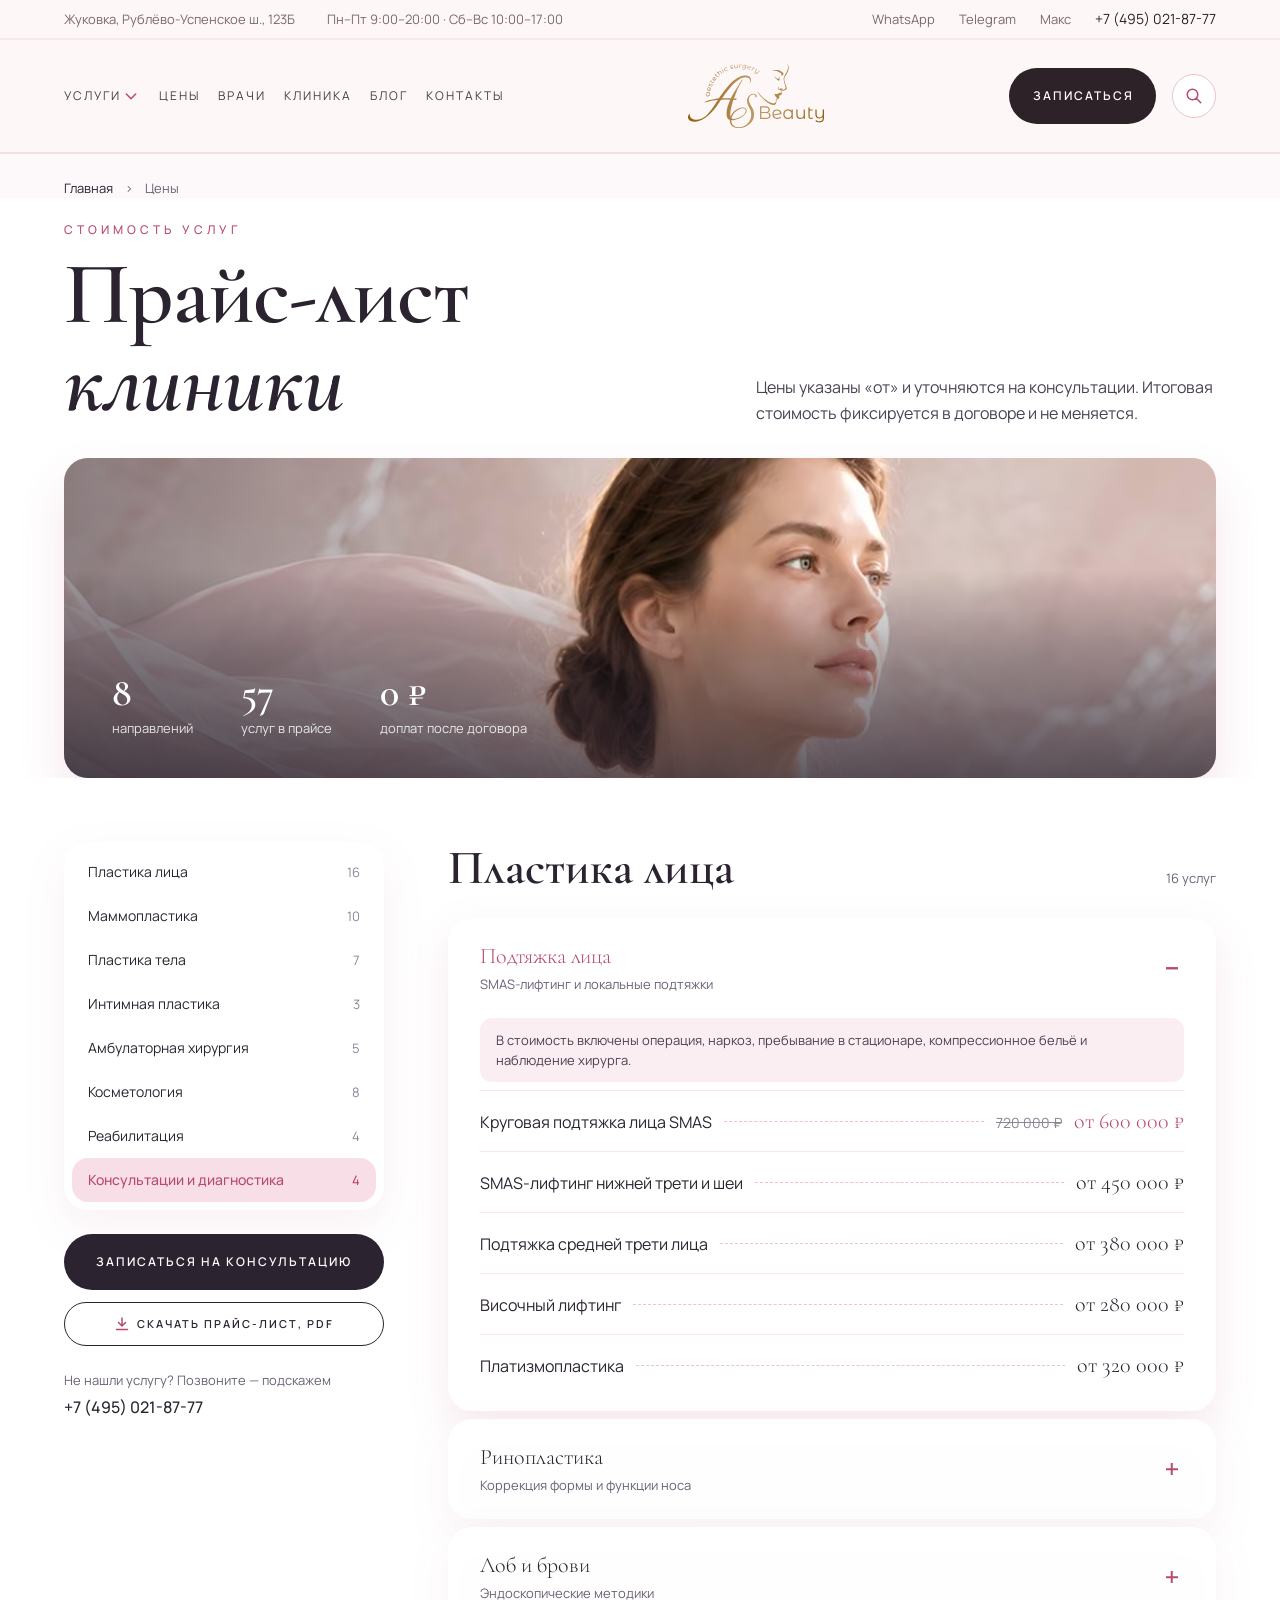
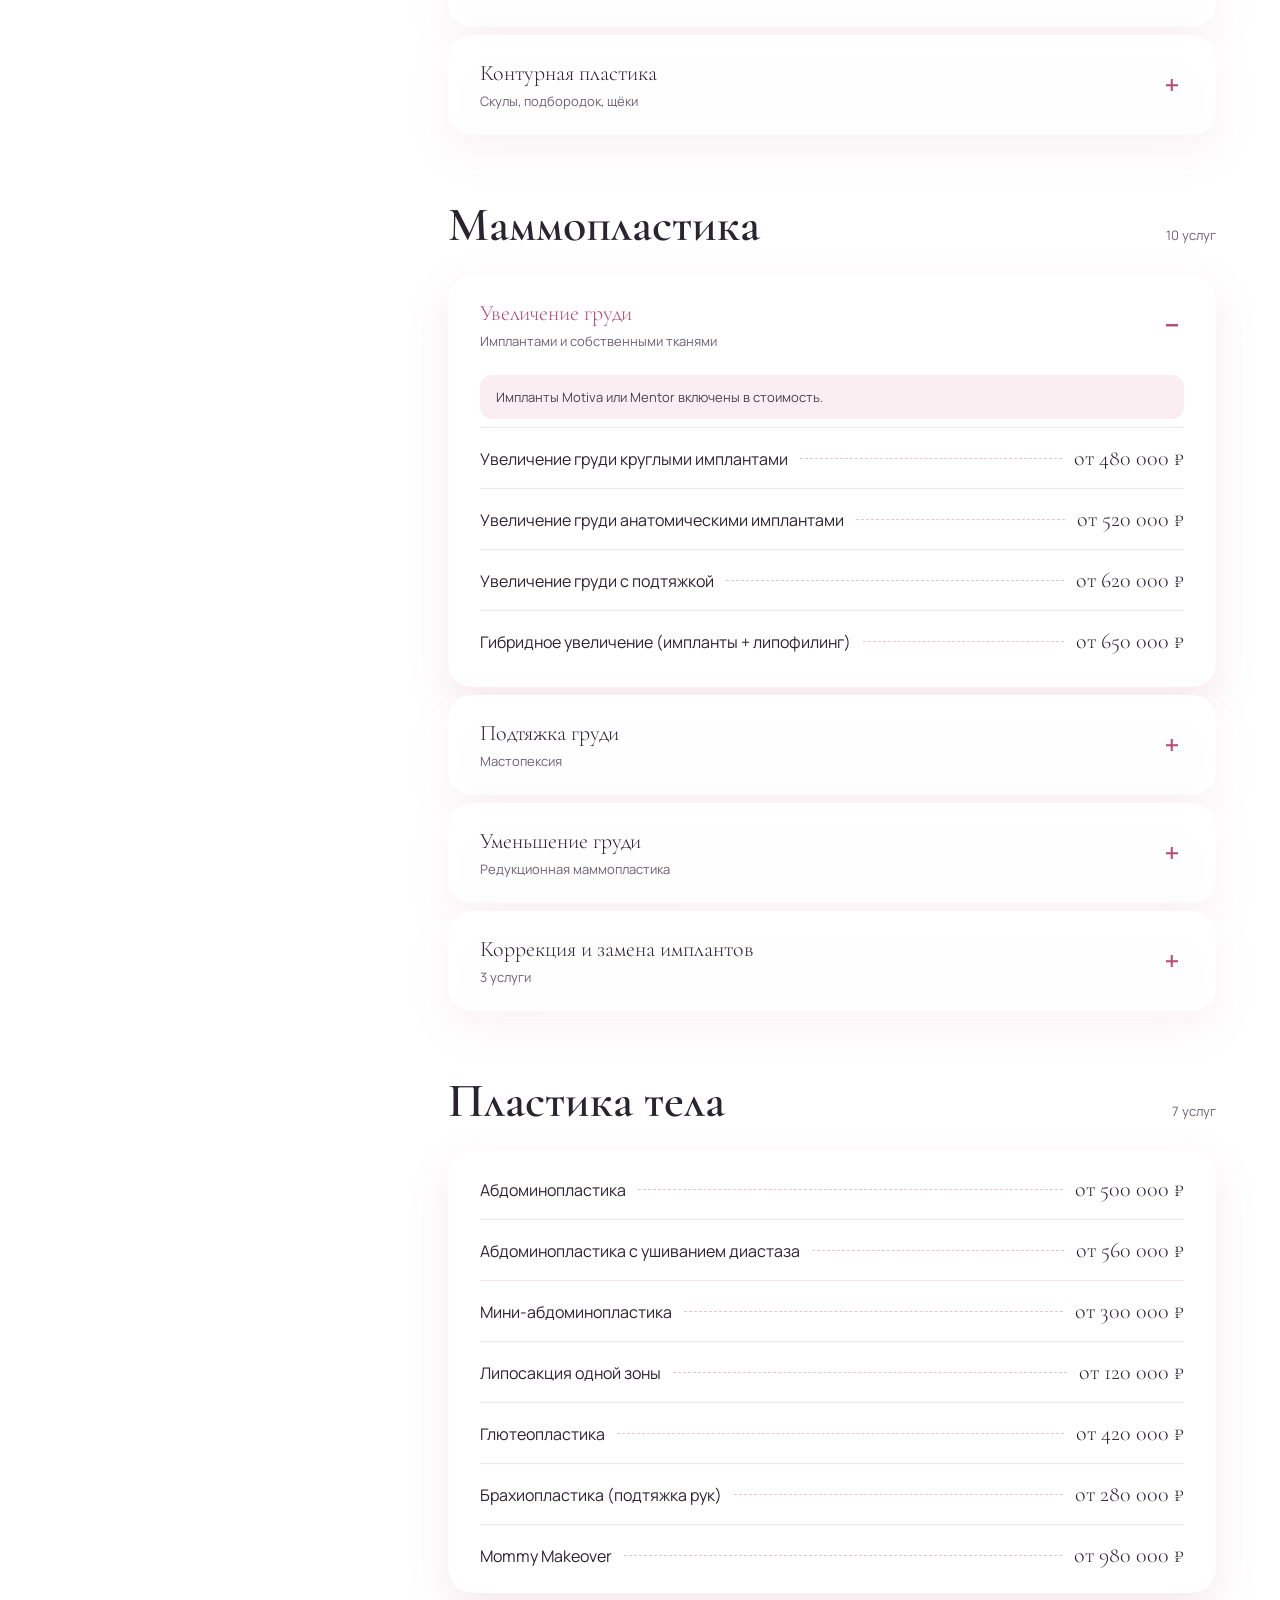
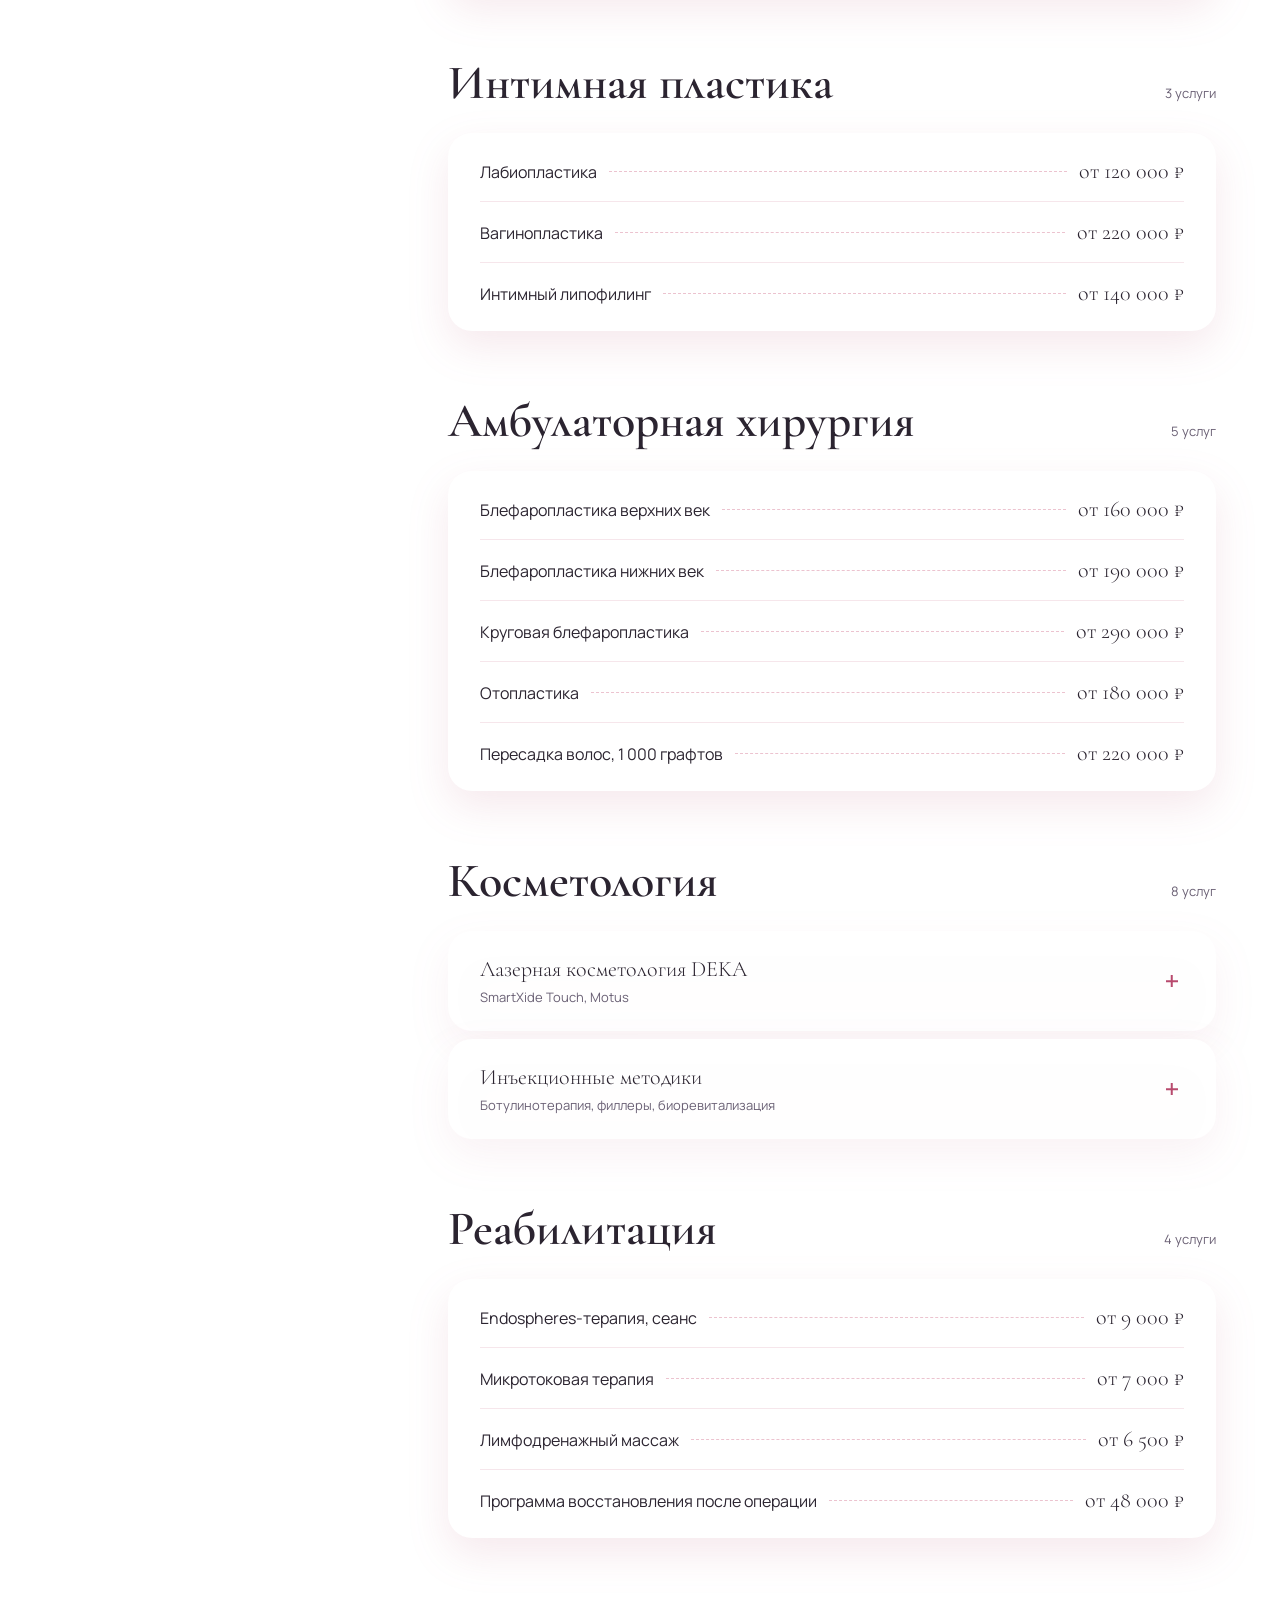
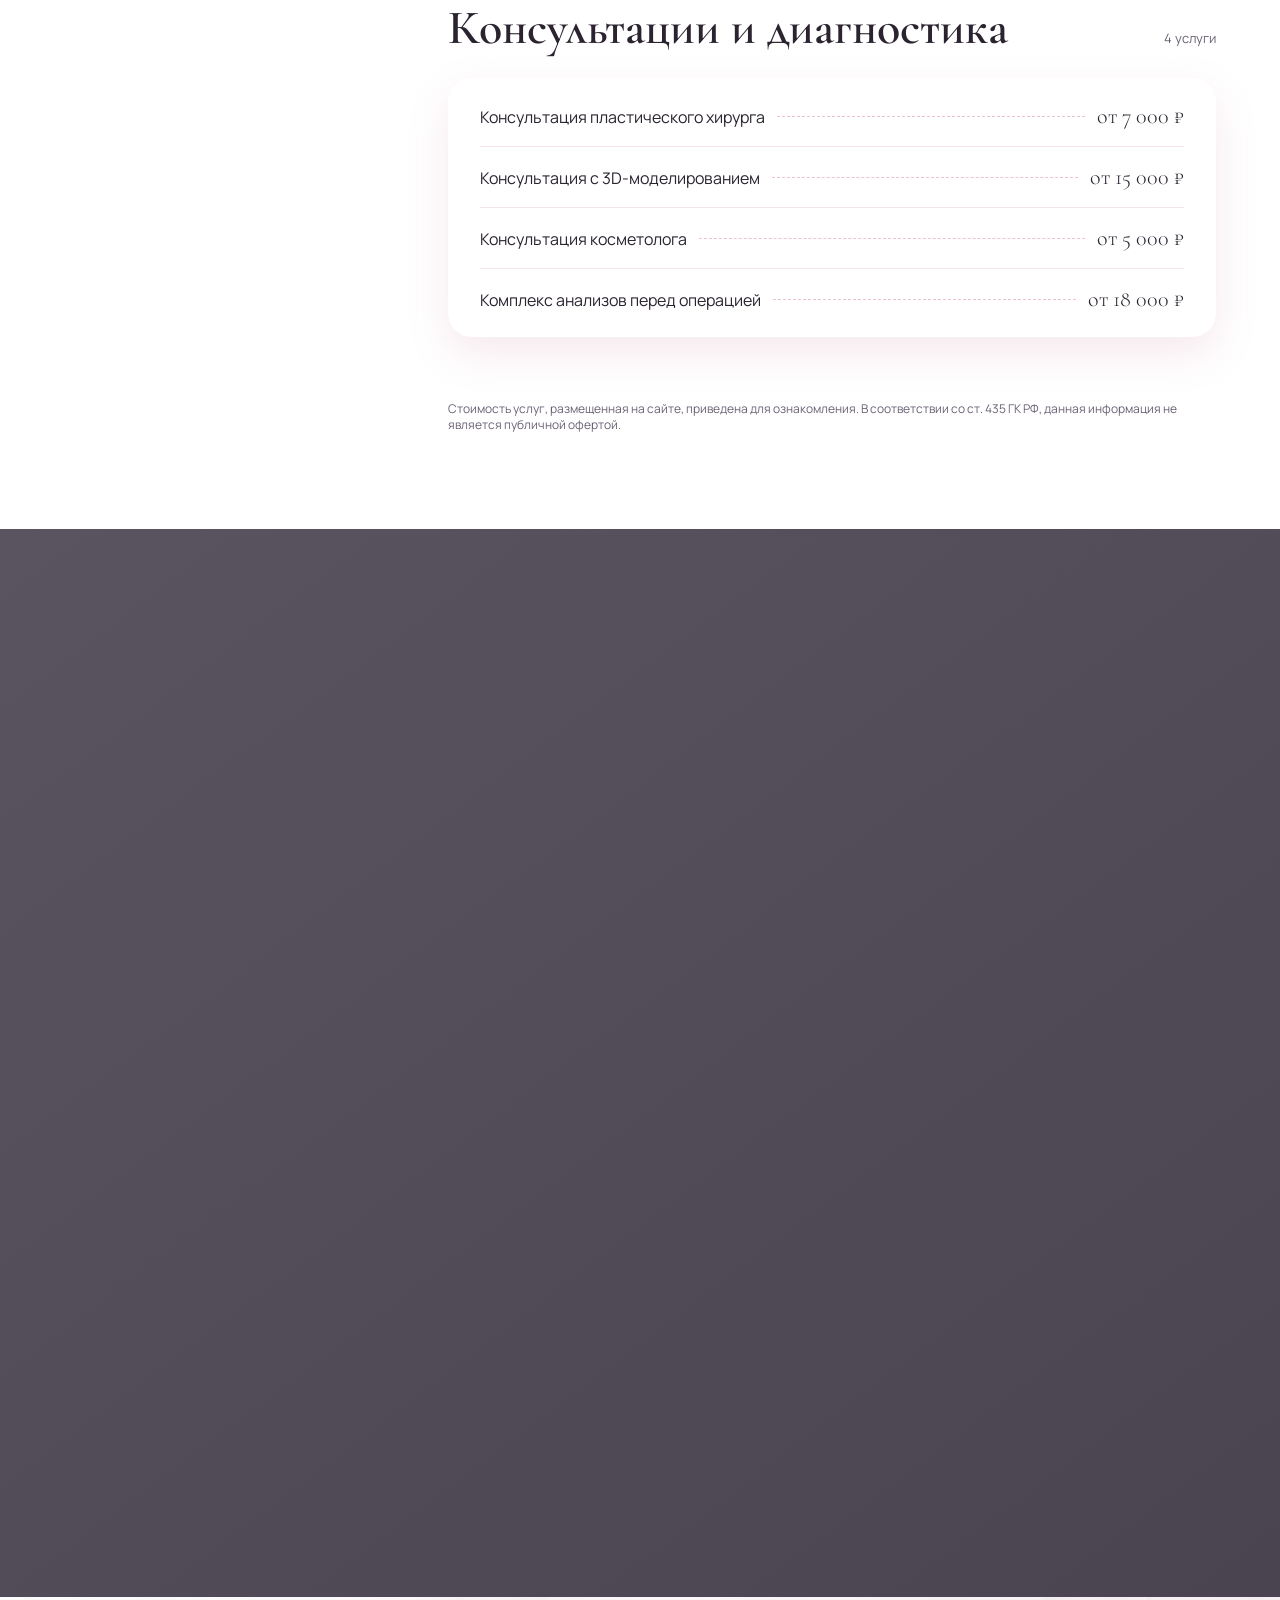
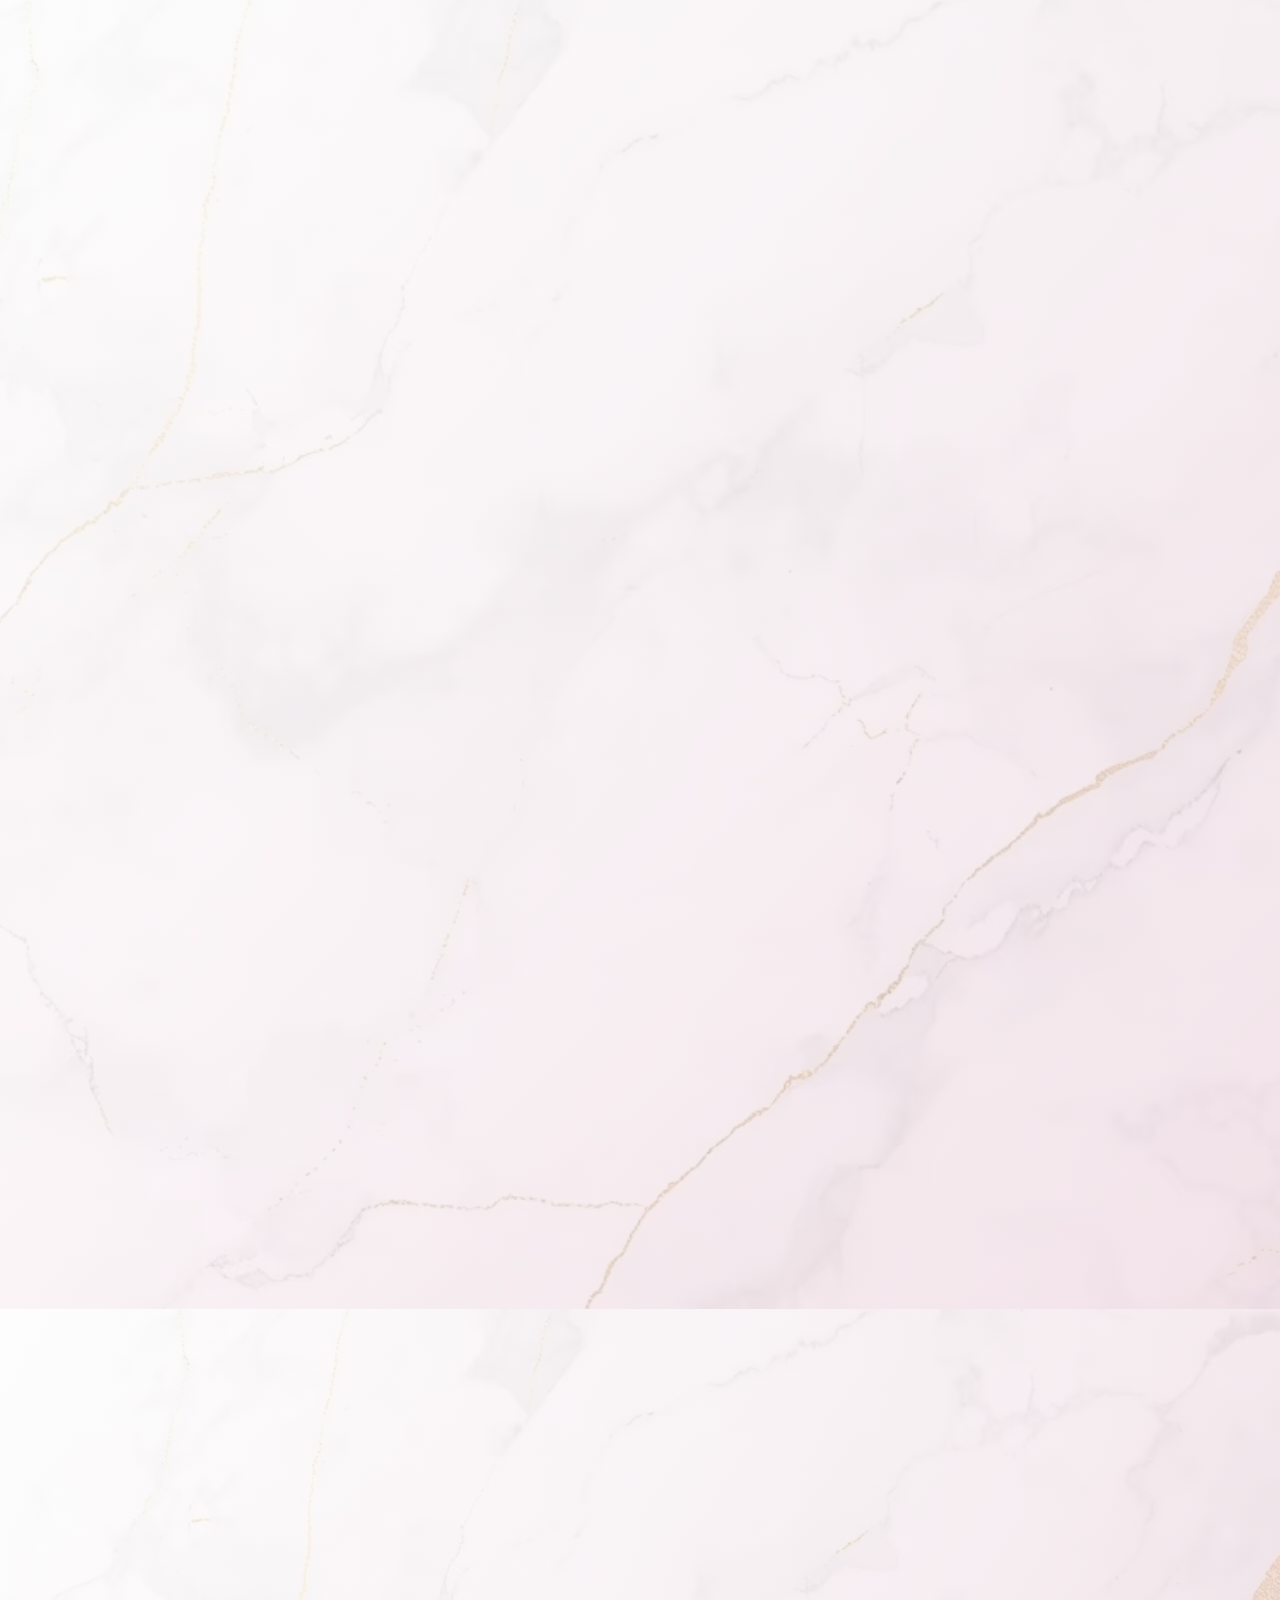
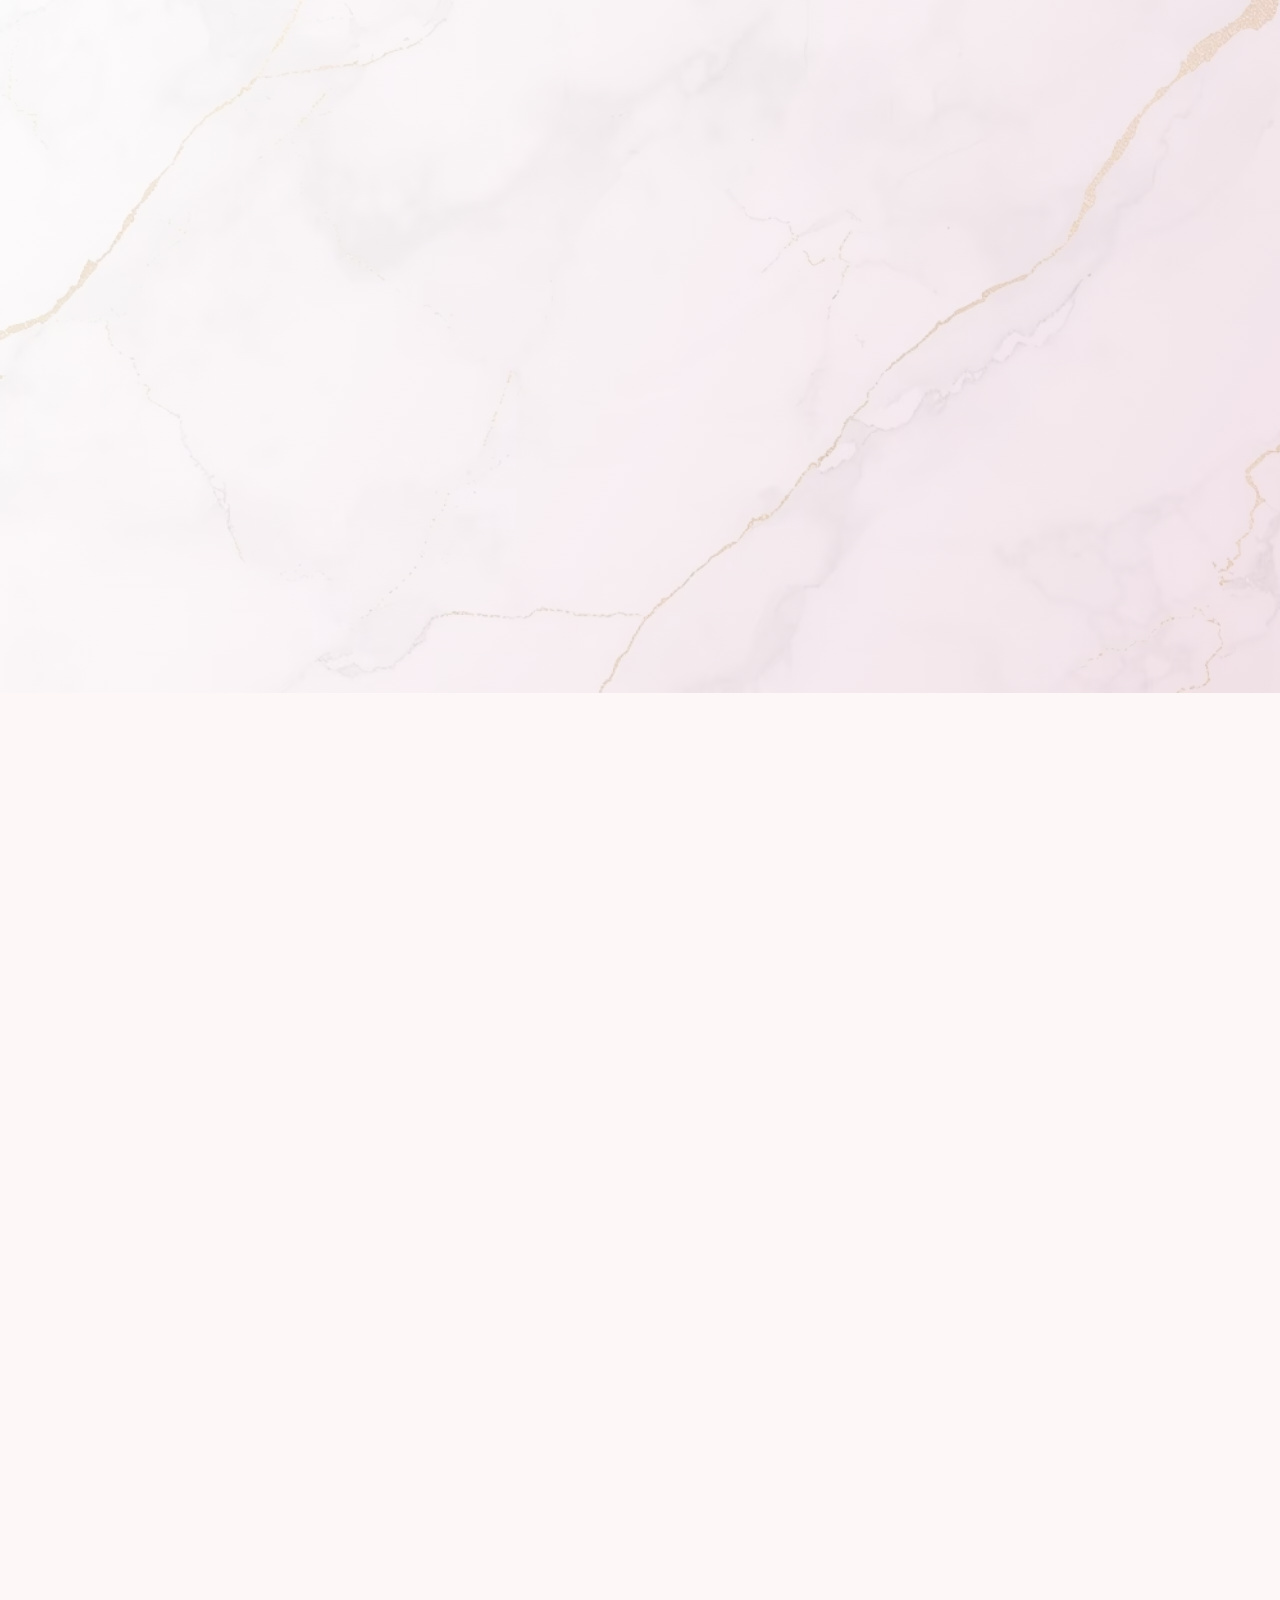
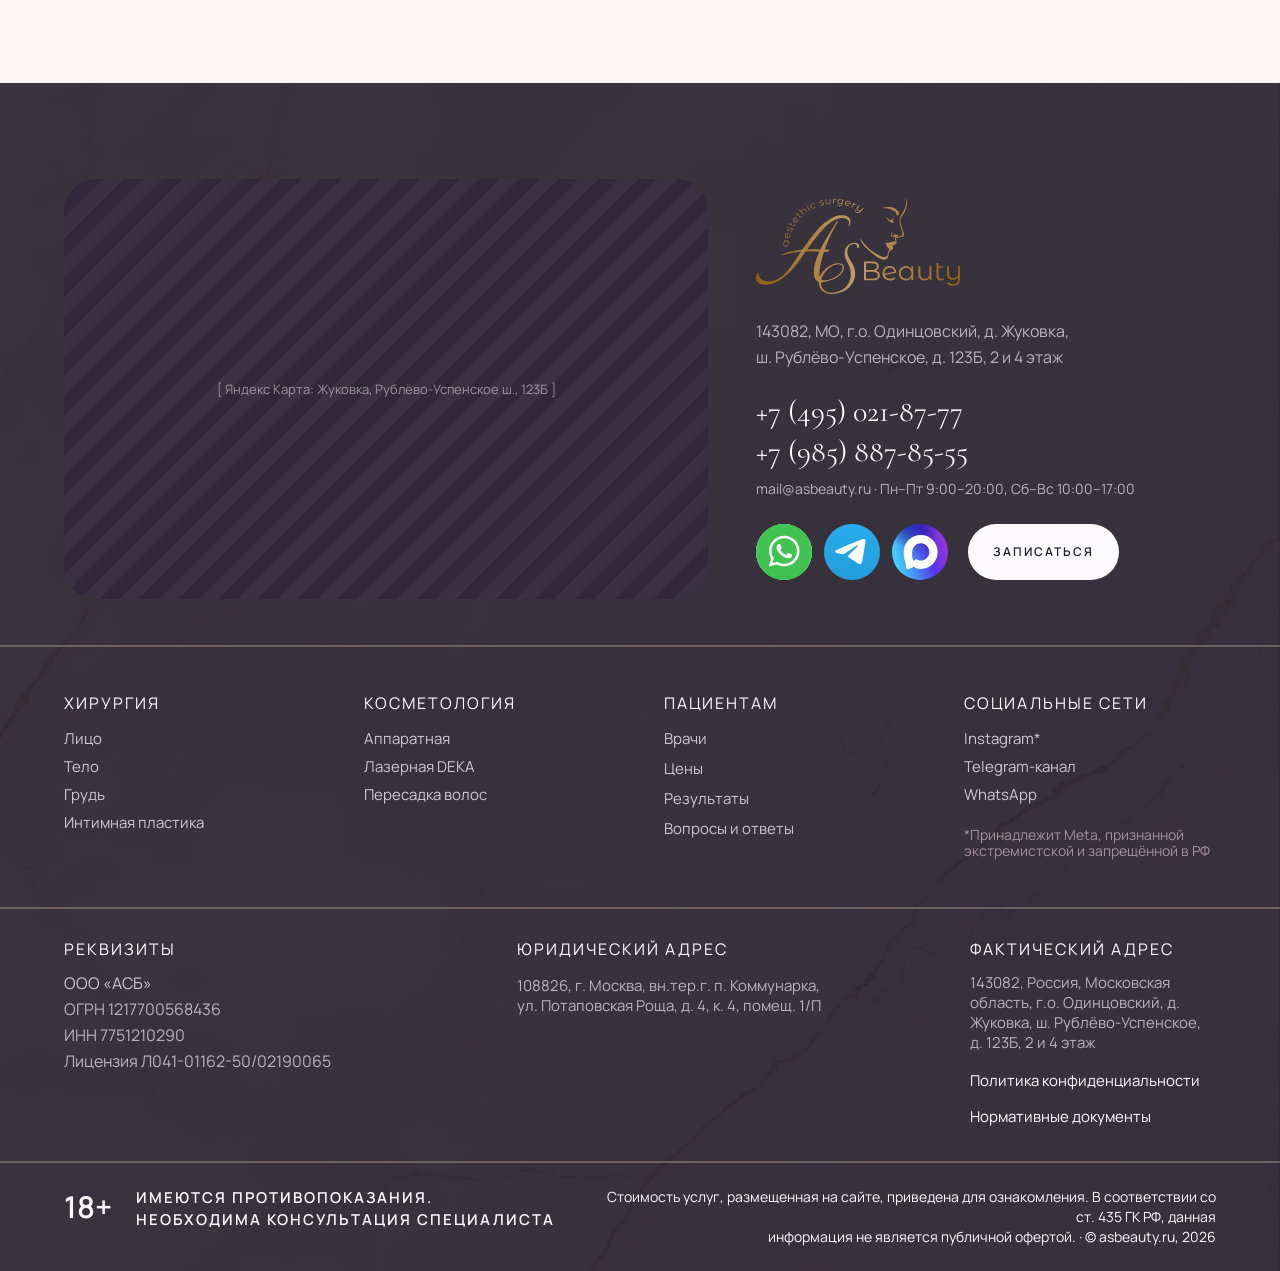
<file: prices.html>
<!DOCTYPE html><html lang="ru"><head><meta name="robots" content="noindex, nofollow"><meta charset="utf-8"><meta name="viewport" content="width=device-width, initial-scale=1"><title>Цены на пластические операции — ASBeauty</title><meta name="description" content="Прайс-лист клиники ASBeauty: цены на пластику лица и тела, маммопластику, амбулаторную хирургию, косметологию и реабилитацию. Стоимость фиксируется в договоре."><meta property="og:type" content="website"><meta property="og:locale" content="ru_RU"><meta property="og:site_name" content="ASBeauty"><meta property="og:title" content="Цены на пластические операции — ASBeauty"><meta property="og:url" content="https://shodibek.github.io/ASBeauty/prices.html"><meta property="og:description" content="Прайс-лист клиники ASBeauty: цены на пластику лица и тела, маммопластику, амбулаторную хирургию, косметологию и реабилитацию. Стоимость фиксируется в договоре."><meta property="og:image" content="https://shodibek.github.io/ASBeauty/images/hero/prices.webp"><meta name="twitter:card" content="summary_large_image"><meta name="twitter:title" content="Цены на пластические операции — ASBeauty"><meta name="twitter:description" content="Прайс-лист клиники ASBeauty: цены на пластику лица и тела, маммопластику, амбулаторную хирургию, косметологию и реабилитацию. Стоимость фиксируется в договоре."><meta name="twitter:image" content="https://shodibek.github.io/ASBeauty/images/hero/prices.webp"><meta name="theme-color" content="#fdf7f7"><link rel="canonical" href="https://shodibek.github.io/ASBeauty/prices.html"><link rel="icon" href="./favicon/favicon.ico" sizes="32x32"><link rel="icon" href="./favicon/favicon.svg" type="image/svg+xml"><link rel="apple-touch-icon" href="./favicon/apple-touch-icon.png"><link rel="manifest" href="./site.webmanifest"><link rel="preload" href="./fonts/manrope/manrope-cyrillic-400.woff2" as="font" type="font/woff2" crossorigin><link rel="stylesheet" href="./css/main.css?v=1795263887270"><script src="./js/main.js?v=1795263887270" defer></script><script type="application/ld+json">{"@context":"https://schema.org","@type":"MedicalClinic","name":"ASBeauty","description":"Клиника инновационной пластической хирургии и косметологии","url":"https://shodibek.github.io/ASBeauty/","logo":"https://shodibek.github.io/ASBeauty/images/logo/logo.svg","image":"https://shodibek.github.io/ASBeauty/images/hero/main-hero.webp","email":"mail@asbeauty.ru","telephone":["+74950218777","+79858878555"],"address":{"@type":"PostalAddress","streetAddress":"Рублёво-Успенское ш., 123Б","addressLocality":"Жуковка","addressRegion":"Московская область","addressCountry":"RU"},"openingHoursSpecification":[{"@type":"OpeningHoursSpecification","dayOfWeek":["Monday","Tuesday","Wednesday","Thursday","Friday"],"opens":"09:00","closes":"20:00"},{"@type":"OpeningHoursSpecification","dayOfWeek":["Saturday","Sunday"],"opens":"10:00","closes":"17:00"}],"medicalSpecialty":["PlasticSurgery","Dermatology"],"priceRange":"₽₽₽"}</script><script type="application/ld+json">{"@context":"https://schema.org","@type":"OfferCatalog","name":"Прайс-лист клиники ASBeauty","itemListElement":[{"@type":"OfferCatalog","name":"Пластика тела","itemListElement":[{"@type":"Offer","priceCurrency":"RUB","price":"500000","itemOffered":{"@type":"MedicalProcedure","name":"Абдоминопластика"}},{"@type":"Offer","priceCurrency":"RUB","price":"560000","itemOffered":{"@type":"MedicalProcedure","name":"Абдоминопластика с ушиванием диастаза"}},{"@type":"Offer","priceCurrency":"RUB","price":"300000","itemOffered":{"@type":"MedicalProcedure","name":"Мини-абдоминопластика"}},{"@type":"Offer","priceCurrency":"RUB","price":"120000","itemOffered":{"@type":"MedicalProcedure","name":"Липосакция одной зоны"}},{"@type":"Offer","priceCurrency":"RUB","price":"420000","itemOffered":{"@type":"MedicalProcedure","name":"Глютеопластика"}},{"@type":"Offer","priceCurrency":"RUB","price":"280000","itemOffered":{"@type":"MedicalProcedure","name":"Брахиопластика (подтяжка рук)"}},{"@type":"Offer","priceCurrency":"RUB","price":"980000","itemOffered":{"@type":"MedicalProcedure","name":"Mommy Makeover"}}]},{"@type":"OfferCatalog","name":"Интимная пластика","itemListElement":[{"@type":"Offer","priceCurrency":"RUB","price":"120000","itemOffered":{"@type":"MedicalProcedure","name":"Лабиопластика"}},{"@type":"Offer","priceCurrency":"RUB","price":"220000","itemOffered":{"@type":"MedicalProcedure","name":"Вагинопластика"}},{"@type":"Offer","priceCurrency":"RUB","price":"140000","itemOffered":{"@type":"MedicalProcedure","name":"Интимный липофилинг"}}]},{"@type":"OfferCatalog","name":"Амбулаторная хирургия","itemListElement":[{"@type":"Offer","priceCurrency":"RUB","price":"160000","itemOffered":{"@type":"MedicalProcedure","name":"Блефаропластика верхних век"}},{"@type":"Offer","priceCurrency":"RUB","price":"190000","itemOffered":{"@type":"MedicalProcedure","name":"Блефаропластика нижних век"}},{"@type":"Offer","priceCurrency":"RUB","price":"290000","itemOffered":{"@type":"MedicalProcedure","name":"Круговая блефаропластика"}},{"@type":"Offer","priceCurrency":"RUB","price":"180000","itemOffered":{"@type":"MedicalProcedure","name":"Отопластика"}},{"@type":"Offer","priceCurrency":"RUB","price":"220000","itemOffered":{"@type":"MedicalProcedure","name":"Пересадка волос, 1 000 графтов"}}]},{"@type":"OfferCatalog","name":"Реабилитация","itemListElement":[{"@type":"Offer","priceCurrency":"RUB","price":"9000","itemOffered":{"@type":"MedicalProcedure","name":"Endospheres-терапия, сеанс"}},{"@type":"Offer","priceCurrency":"RUB","price":"7000","itemOffered":{"@type":"MedicalProcedure","name":"Микротоковая терапия"}},{"@type":"Offer","priceCurrency":"RUB","price":"6500","itemOffered":{"@type":"MedicalProcedure","name":"Лимфодренажный массаж"}},{"@type":"Offer","priceCurrency":"RUB","price":"48000","itemOffered":{"@type":"MedicalProcedure","name":"Программа восстановления после операции"}}]},{"@type":"OfferCatalog","name":"Консультации и диагностика","itemListElement":[{"@type":"Offer","priceCurrency":"RUB","price":"7000","itemOffered":{"@type":"MedicalProcedure","name":"Консультация пластического хирурга"}},{"@type":"Offer","priceCurrency":"RUB","price":"15000","itemOffered":{"@type":"MedicalProcedure","name":"Консультация с 3D-моделированием"}},{"@type":"Offer","priceCurrency":"RUB","price":"5000","itemOffered":{"@type":"MedicalProcedure","name":"Консультация косметолога"}},{"@type":"Offer","priceCurrency":"RUB","price":"18000","itemOffered":{"@type":"MedicalProcedure","name":"Комплекс анализов перед операцией"}}]}]}</script></head><body><header class="header js-header"><div class="header__bar"><div class="header__top"><div class="container header__top-inner"><div class="header__info"><span>Жуковка, Рублёво-Успенское ш., 123Б</span><span>Пн–Пт 9:00–20:00 · Сб–Вс 10:00–17:00</span></div><div class="header__contacts"><a class="header__contact" href="#">WhatsApp</a><a class="header__contact" href="#">Telegram</a><a class="header__contact" href="#">Макс</a><a class="header__phone" href="tel:+74950218777">+7 (495) 021-87-77</a></div></div></div><div class="container header__main"><nav class="header__nav" aria-label="Основное меню"><ul class="header__menu"><li class="header__menu-item js-header-dropdown"><button class="header__menu-link header__menu-toggle js-header-dropdown-toggle" type="button" aria-expanded="false" aria-controls="header-services"><span class="header__menu-text">Услуги</span><svg class="header__chevron" aria-hidden="true" focusable="false"><use href="./images/sprites.svg#chevron-down"></use></svg></button><div class="header__dropdown" id="header-services"><div class="header__dropdown-group"><p class="header__dropdown-title">Хирургия</p><ul class="header__dropdown-list"><li><a class="header__dropdown-link" href="service.html">Лицо</a></li><li><a class="header__dropdown-link" href="service.html">Тело</a></li><li><a class="header__dropdown-link" href="service.html">Грудь</a></li><li><a class="header__dropdown-link" href="service.html">Интимная пластика</a></li></ul></div><div class="header__dropdown-group"><p class="header__dropdown-title">Косметология</p><ul class="header__dropdown-list"><li><a class="header__dropdown-link" href="service.html">Аппаратная</a></li><li><a class="header__dropdown-link" href="service.html">Лазерная DEKA</a></li><li><a class="header__dropdown-link" href="service.html">Пересадка волос</a></li></ul></div></div></li><li class="header__menu-item"><a class="header__menu-link" href="prices.html"><span class="header__menu-text">Цены</span></a></li><li class="header__menu-item"><a class="header__menu-link" href="doctors.html"><span class="header__menu-text">Врачи</span></a></li><li class="header__menu-item"><a class="header__menu-link" href="clinic.html"><span class="header__menu-text">Клиника</span></a></li><li class="header__menu-item"><a class="header__menu-link" href="#"><span class="header__menu-text">Блог</span></a></li><li class="header__menu-item"><a class="header__menu-link" href="#"><span class="header__menu-text">Контакты</span></a></li></ul></nav><a class="logo header__logo" href="main.html" aria-label="ASBeauty — на главную"><img class="logo__image" src="./images/logo/logo.svg" width="136" height="64" alt=""></a><div class="header__actions"><form class="header__search" action="#" method="get" role="search"><label class="visually-hidden" for="header-search-input">Поиск по услугам</label><svg class="header__search-icon" aria-hidden="true" focusable="false"><use href="./images/sprites.svg#search"></use></svg><input class="header__search-input" id="header-search-input" type="search" name="q" placeholder="Поиск по услугам" autocomplete="off"></form><a class="button header__button" href="#booking">Записаться</a><button class="header__icon-button header__icon-button--search js-header-search-toggle" type="button" aria-label="Поиск" aria-expanded="false" aria-controls="header-search-panel"><svg class="header__icon" aria-hidden="true" focusable="false"><use href="./images/sprites.svg#search"></use></svg></button><a class="header__icon-button" href="tel:+74950218777" aria-label="Позвонить в клинику"><svg class="header__icon" aria-hidden="true" focusable="false"><use href="./images/sprites.svg#phone"></use></svg></a><button class="header__icon-button header__icon-button--dark js-header-burger" type="button" aria-label="Открыть меню" aria-expanded="false" aria-controls="header-mobile-menu"><svg class="header__icon header__icon--menu" aria-hidden="true" focusable="false"><use href="./images/sprites.svg#menu"></use></svg><svg class="header__icon header__icon--close" aria-hidden="true" focusable="false"><use href="./images/sprites.svg#close"></use></svg></button></div></div><div class="header__search-panel" id="header-search-panel"><div class="container"><form class="header__search header__search--panel" action="#" method="get" role="search"><label class="visually-hidden" for="header-search-panel-input">Поиск по услугам</label><svg class="header__search-icon" aria-hidden="true" focusable="false"><use href="./images/sprites.svg#search"></use></svg><input class="header__search-input" id="header-search-panel-input" type="search" name="q" placeholder="Поиск по услугам" autocomplete="off"></form></div></div></div><div class="header__mobile" id="header-mobile-menu"><nav class="header__mobile-nav" aria-label="Мобильное меню"><ul class="header__mobile-list"><li class="header__mobile-item js-header-accordion"><button class="header__mobile-link js-header-accordion-toggle" type="button" aria-expanded="false" aria-controls="header-mobile-services">Услуги<svg class="header__chevron" aria-hidden="true" focusable="false"><use href="./images/sprites.svg#chevron-down"></use></svg></button><div class="header__mobile-services" id="header-mobile-services"><div class="header__mobile-services-inner"><div class="header__mobile-services-content"><div class="header__dropdown-group"><p class="header__dropdown-title">Хирургия</p><ul class="header__dropdown-list"><li><a class="header__dropdown-link" href="service.html">Лицо</a></li><li><a class="header__dropdown-link" href="service.html">Тело</a></li><li><a class="header__dropdown-link" href="service.html">Грудь</a></li><li><a class="header__dropdown-link" href="service.html">Интимная пластика</a></li></ul></div><div class="header__dropdown-group"><p class="header__dropdown-title">Косметология</p><ul class="header__dropdown-list"><li><a class="header__dropdown-link" href="service.html">Аппаратная</a></li><li><a class="header__dropdown-link" href="service.html">Лазерная DEKA</a></li><li><a class="header__dropdown-link" href="service.html">Пересадка волос</a></li></ul></div></div></div></div></li><li class="header__mobile-item"><a class="header__mobile-link" href="prices.html">Цены</a></li><li class="header__mobile-item"><a class="header__mobile-link" href="doctors.html">Врачи</a></li><li class="header__mobile-item"><a class="header__mobile-link" href="clinic.html">Клиника</a></li><li class="header__mobile-item"><a class="header__mobile-link" href="#">Блог</a></li><li class="header__mobile-item"><a class="header__mobile-link" href="#">Контакты</a></li></ul></nav><div class="header__mobile-contacts"><a class="header__mobile-phone" href="tel:+74950218777">+7 (495) 021-87-77</a><p class="text text--s header__mobile-text">Жуковка, Рублёво-Успенское ш., 123Б</p><p class="text text--s header__mobile-text">Пн–Пт 9:00–20:00 · Сб–Вс 10:00–17:00</p><div class="header__mobile-socials"><a class="header__mobile-social" href="#" aria-label="WhatsApp"><img class="header__mobile-social-icon" src="./images/social/whatsapp.svg" width="44" height="44" alt="" loading="lazy"></a><a class="header__mobile-social" href="#" aria-label="Telegram"><img class="header__mobile-social-icon" src="./images/social/telegram.svg" width="44" height="44" alt="" loading="lazy"></a><a class="header__mobile-social" href="#" aria-label="Макс"><img class="header__mobile-social-icon" src="./images/social/max.svg" width="44" height="44" alt="" loading="lazy"></a></div><a class="button button--block header__mobile-button" href="#booking">Записаться</a></div></div></header><nav class="breadcrumbs" aria-label="Хлебные крошки"><ol class="container breadcrumbs__list" itemscope itemtype="https://schema.org/BreadcrumbList"><li class="breadcrumbs__item" itemprop="itemListElement" itemscope itemtype="https://schema.org/ListItem"><a class="breadcrumbs__link" href="main.html" itemprop="item"><span itemprop="name">Главная</span></a><span class="breadcrumbs__separator" aria-hidden="true">›</span><meta itemprop="position" content="1"></li><li class="breadcrumbs__item" itemprop="itemListElement" itemscope itemtype="https://schema.org/ListItem"><span class="breadcrumbs__current" itemprop="name" aria-current="page">Цены</span><meta itemprop="position" content="2"></li></ol></nav><main><section class="page-hero"><div class="container"><div class="page-hero__head"><div class="page-hero__main"><p class="eyebrow eyebrow--strong page-hero__eyebrow">Стоимость услуг</p><h1 class="page-hero__title">Прайс-лист <span class="h1__accent">клиники</span></h1></div><p class="page-hero__text">Цены указаны «от» и уточняются на консультации. Итоговая стоимость фиксируется в договоре и не меняется.</p></div><div class="page-hero__banner"><picture class="page-hero__picture"><source srcset="./images/hero/prices-mobile.avif" media="(max-width: 767px)" type="image/avif" width="700" height="400"><source srcset="./images/hero/prices-mobile.webp" media="(max-width: 767px)" type="image/webp" width="700" height="400"><source srcset="./images/hero/prices.avif" type="image/avif"><img class="page-hero__image" src="./images/hero/prices.webp" width="1312" height="320" alt="Пациентка клиники ASBeauty" loading="eager" fetchpriority="high" draggable="false"></picture><ul class="page-hero__stats"><li class="page-hero__stat"><span class="page-hero__stat-value">8</span><span class="page-hero__stat-label">направлений</span></li><li class="page-hero__stat"><span class="page-hero__stat-value">57</span><span class="page-hero__stat-label">услуг в прайсе</span></li><li class="page-hero__stat"><span class="page-hero__stat-value">0 ₽</span><span class="page-hero__stat-label">доплат после договора</span></li></ul></div></div></section><section class="price-list js-price-list" aria-label="Цены на услуги"><div class="container price-list__inner"><aside class="price-list__aside"><nav class="price-list__nav" aria-label="Направления"><a class="price-list__nav-link js-price-list-link is-active" href="#prices-face" aria-current="true"><span>Пластика лица</span><span class="price-list__nav-count">16</span></a><a class="price-list__nav-link js-price-list-link" href="#prices-mammoplasty"><span>Маммопластика</span><span class="price-list__nav-count">10</span></a><a class="price-list__nav-link js-price-list-link" href="#prices-body"><span>Пластика тела</span><span class="price-list__nav-count">7</span></a><a class="price-list__nav-link js-price-list-link" href="#prices-intimate"><span>Интимная пластика</span><span class="price-list__nav-count">3</span></a><a class="price-list__nav-link js-price-list-link" href="#prices-ambulatory"><span>Амбулаторная хирургия</span><span class="price-list__nav-count">5</span></a><a class="price-list__nav-link js-price-list-link" href="#prices-cosmetology"><span>Косметология</span><span class="price-list__nav-count">8</span></a><a class="price-list__nav-link js-price-list-link" href="#prices-rehab"><span>Реабилитация</span><span class="price-list__nav-count">4</span></a><a class="price-list__nav-link js-price-list-link" href="#prices-consult"><span>Консультации и диагностика</span><span class="price-list__nav-count">4</span></a></nav><div class="price-list__actions"><a class="button price-list__button" href="#booking">Записаться на консультацию</a><a class="button button--outline-dark price-list__button price-list__button--small" href="#" download><svg class="price-list__download-icon" aria-hidden="true" focusable="false"><use href="./images/sprites.svg#download"></use></svg>Скачать прайс-лист, PDF</a></div><div class="price-list__contact"><p class="price-list__contact-text">Не нашли услугу? Позвоните — подскажем</p><a class="price-list__phone" href="tel:+74950218777">+7 (495) 021-87-77</a></div></aside><div class="price-list__groups"><section class="price-list__group js-price-list-group" id="prices-face" aria-labelledby="prices-face-title"><div class="price-list__group-head"><h2 class="price-list__group-title" id="prices-face-title">Пластика лица</h2><span class="price-list__group-count">16 услуг</span></div><ul class="price-list__accordions"><li class="price-list__accordion js-price-list-item is-open"><h3 class="price-list__accordion-heading"><button class="price-list__toggle js-price-list-toggle" type="button" aria-expanded="true" aria-controls="prices-face-1-panel"><span class="price-list__toggle-text"><span class="price-list__toggle-title">Подтяжка лица</span><span class="price-list__toggle-note">SMAS-лифтинг и локальные подтяжки</span></span><span class="price-list__icon" aria-hidden="true"></span></button></h3><div class="price-list__panel" id="prices-face-1-panel" role="region"><div class="price-list__panel-inner"><p class="price-list__note">В стоимость включены операция, наркоз, пребывание в стационаре, компрессионное бельё и наблюдение хирурга.</p><ul class="price-list__rows"><li class="price-row price-row--accent"><span class="price-row__name">Круговая подтяжка лица SMAS</span><span class="price-row__line" aria-hidden="true"></span><span class="price-row__prices"><del class="price-row__old">720 000 ₽</del><span class="price-row__price">от 600 000 ₽</span></span></li><li class="price-row"><span class="price-row__name">SMAS-лифтинг нижней трети и шеи</span><span class="price-row__line" aria-hidden="true"></span><span class="price-row__prices"><span class="price-row__price">от 450 000 ₽</span></span></li><li class="price-row"><span class="price-row__name">Подтяжка средней трети лица</span><span class="price-row__line" aria-hidden="true"></span><span class="price-row__prices"><span class="price-row__price">от 380 000 ₽</span></span></li><li class="price-row"><span class="price-row__name">Височный лифтинг</span><span class="price-row__line" aria-hidden="true"></span><span class="price-row__prices"><span class="price-row__price">от 280 000 ₽</span></span></li><li class="price-row"><span class="price-row__name">Платизмопластика</span><span class="price-row__line" aria-hidden="true"></span><span class="price-row__prices"><span class="price-row__price">от 320 000 ₽</span></span></li></ul></div></div></li><li class="price-list__accordion js-price-list-item"><h3 class="price-list__accordion-heading"><button class="price-list__toggle js-price-list-toggle" type="button" aria-expanded="false" aria-controls="prices-face-2-panel"><span class="price-list__toggle-text"><span class="price-list__toggle-title">Ринопластика</span><span class="price-list__toggle-note">Коррекция формы и функции носа</span></span><span class="price-list__icon" aria-hidden="true"></span></button></h3><div class="price-list__panel" id="prices-face-2-panel" role="region"><div class="price-list__panel-inner"><p class="price-list__empty">Цены уточняются на консультации.</p></div></div></li><li class="price-list__accordion js-price-list-item"><h3 class="price-list__accordion-heading"><button class="price-list__toggle js-price-list-toggle" type="button" aria-expanded="false" aria-controls="prices-face-3-panel"><span class="price-list__toggle-text"><span class="price-list__toggle-title">Лоб и брови</span><span class="price-list__toggle-note">Эндоскопические методики</span></span><span class="price-list__icon" aria-hidden="true"></span></button></h3><div class="price-list__panel" id="prices-face-3-panel" role="region"><div class="price-list__panel-inner"><p class="price-list__empty">Цены уточняются на консультации.</p></div></div></li><li class="price-list__accordion js-price-list-item"><h3 class="price-list__accordion-heading"><button class="price-list__toggle js-price-list-toggle" type="button" aria-expanded="false" aria-controls="prices-face-4-panel"><span class="price-list__toggle-text"><span class="price-list__toggle-title">Контурная пластика</span><span class="price-list__toggle-note">Скулы, подбородок, щёки</span></span><span class="price-list__icon" aria-hidden="true"></span></button></h3><div class="price-list__panel" id="prices-face-4-panel" role="region"><div class="price-list__panel-inner"><p class="price-list__empty">Цены уточняются на консультации.</p></div></div></li></ul></section><section class="price-list__group js-price-list-group" id="prices-mammoplasty" aria-labelledby="prices-mammoplasty-title"><div class="price-list__group-head"><h2 class="price-list__group-title" id="prices-mammoplasty-title">Маммопластика</h2><span class="price-list__group-count">10 услуг</span></div><ul class="price-list__accordions"><li class="price-list__accordion js-price-list-item is-open"><h3 class="price-list__accordion-heading"><button class="price-list__toggle js-price-list-toggle" type="button" aria-expanded="true" aria-controls="prices-mammoplasty-1-panel"><span class="price-list__toggle-text"><span class="price-list__toggle-title">Увеличение груди</span><span class="price-list__toggle-note">Имплантами и собственными тканями</span></span><span class="price-list__icon" aria-hidden="true"></span></button></h3><div class="price-list__panel" id="prices-mammoplasty-1-panel" role="region"><div class="price-list__panel-inner"><p class="price-list__note">Импланты Motiva или Mentor включены в стоимость.</p><ul class="price-list__rows"><li class="price-row"><span class="price-row__name">Увеличение груди круглыми имплантами</span><span class="price-row__line" aria-hidden="true"></span><span class="price-row__prices"><span class="price-row__price">от 480 000 ₽</span></span></li><li class="price-row"><span class="price-row__name">Увеличение груди анатомическими имплантами</span><span class="price-row__line" aria-hidden="true"></span><span class="price-row__prices"><span class="price-row__price">от 520 000 ₽</span></span></li><li class="price-row"><span class="price-row__name">Увеличение груди с подтяжкой</span><span class="price-row__line" aria-hidden="true"></span><span class="price-row__prices"><span class="price-row__price">от 620 000 ₽</span></span></li><li class="price-row"><span class="price-row__name">Гибридное увеличение (импланты + липофилинг)</span><span class="price-row__line" aria-hidden="true"></span><span class="price-row__prices"><span class="price-row__price">от 650 000 ₽</span></span></li></ul></div></div></li><li class="price-list__accordion js-price-list-item"><h3 class="price-list__accordion-heading"><button class="price-list__toggle js-price-list-toggle" type="button" aria-expanded="false" aria-controls="prices-mammoplasty-2-panel"><span class="price-list__toggle-text"><span class="price-list__toggle-title">Подтяжка груди</span><span class="price-list__toggle-note">Мастопексия</span></span><span class="price-list__icon" aria-hidden="true"></span></button></h3><div class="price-list__panel" id="prices-mammoplasty-2-panel" role="region"><div class="price-list__panel-inner"><p class="price-list__empty">Цены уточняются на консультации.</p></div></div></li><li class="price-list__accordion js-price-list-item"><h3 class="price-list__accordion-heading"><button class="price-list__toggle js-price-list-toggle" type="button" aria-expanded="false" aria-controls="prices-mammoplasty-3-panel"><span class="price-list__toggle-text"><span class="price-list__toggle-title">Уменьшение груди</span><span class="price-list__toggle-note">Редукционная маммопластика</span></span><span class="price-list__icon" aria-hidden="true"></span></button></h3><div class="price-list__panel" id="prices-mammoplasty-3-panel" role="region"><div class="price-list__panel-inner"><p class="price-list__empty">Цены уточняются на консультации.</p></div></div></li><li class="price-list__accordion js-price-list-item"><h3 class="price-list__accordion-heading"><button class="price-list__toggle js-price-list-toggle" type="button" aria-expanded="false" aria-controls="prices-mammoplasty-4-panel"><span class="price-list__toggle-text"><span class="price-list__toggle-title">Коррекция и замена имплантов</span><span class="price-list__toggle-note">3 услуги</span></span><span class="price-list__icon" aria-hidden="true"></span></button></h3><div class="price-list__panel" id="prices-mammoplasty-4-panel" role="region"><div class="price-list__panel-inner"><p class="price-list__empty">Цены уточняются на консультации.</p></div></div></li></ul></section><section class="price-list__group js-price-list-group" id="prices-body" aria-labelledby="prices-body-title"><div class="price-list__group-head"><h2 class="price-list__group-title" id="prices-body-title">Пластика тела</h2><span class="price-list__group-count">7 услуг</span></div><ul class="price-list__rows price-list__rows--card"><li class="price-row"><span class="price-row__name">Абдоминопластика</span><span class="price-row__line" aria-hidden="true"></span><span class="price-row__prices"><span class="price-row__price">от 500 000 ₽</span></span></li><li class="price-row"><span class="price-row__name">Абдоминопластика с ушиванием диастаза</span><span class="price-row__line" aria-hidden="true"></span><span class="price-row__prices"><span class="price-row__price">от 560 000 ₽</span></span></li><li class="price-row"><span class="price-row__name">Мини-абдоминопластика</span><span class="price-row__line" aria-hidden="true"></span><span class="price-row__prices"><span class="price-row__price">от 300 000 ₽</span></span></li><li class="price-row"><span class="price-row__name">Липосакция одной зоны</span><span class="price-row__line" aria-hidden="true"></span><span class="price-row__prices"><span class="price-row__price">от 120 000 ₽</span></span></li><li class="price-row"><span class="price-row__name">Глютеопластика</span><span class="price-row__line" aria-hidden="true"></span><span class="price-row__prices"><span class="price-row__price">от 420 000 ₽</span></span></li><li class="price-row"><span class="price-row__name">Брахиопластика (подтяжка рук)</span><span class="price-row__line" aria-hidden="true"></span><span class="price-row__prices"><span class="price-row__price">от 280 000 ₽</span></span></li><li class="price-row"><span class="price-row__name">Mommy Makeover</span><span class="price-row__line" aria-hidden="true"></span><span class="price-row__prices"><span class="price-row__price">от 980 000 ₽</span></span></li></ul></section><section class="price-list__group js-price-list-group" id="prices-intimate" aria-labelledby="prices-intimate-title"><div class="price-list__group-head"><h2 class="price-list__group-title" id="prices-intimate-title">Интимная пластика</h2><span class="price-list__group-count">3 услуги</span></div><ul class="price-list__rows price-list__rows--card"><li class="price-row"><span class="price-row__name">Лабиопластика</span><span class="price-row__line" aria-hidden="true"></span><span class="price-row__prices"><span class="price-row__price">от 120 000 ₽</span></span></li><li class="price-row"><span class="price-row__name">Вагинопластика</span><span class="price-row__line" aria-hidden="true"></span><span class="price-row__prices"><span class="price-row__price">от 220 000 ₽</span></span></li><li class="price-row"><span class="price-row__name">Интимный липофилинг</span><span class="price-row__line" aria-hidden="true"></span><span class="price-row__prices"><span class="price-row__price">от 140 000 ₽</span></span></li></ul></section><section class="price-list__group js-price-list-group" id="prices-ambulatory" aria-labelledby="prices-ambulatory-title"><div class="price-list__group-head"><h2 class="price-list__group-title" id="prices-ambulatory-title">Амбулаторная хирургия</h2><span class="price-list__group-count">5 услуг</span></div><ul class="price-list__rows price-list__rows--card"><li class="price-row"><span class="price-row__name">Блефаропластика верхних век</span><span class="price-row__line" aria-hidden="true"></span><span class="price-row__prices"><span class="price-row__price">от 160 000 ₽</span></span></li><li class="price-row"><span class="price-row__name">Блефаропластика нижних век</span><span class="price-row__line" aria-hidden="true"></span><span class="price-row__prices"><span class="price-row__price">от 190 000 ₽</span></span></li><li class="price-row"><span class="price-row__name">Круговая блефаропластика</span><span class="price-row__line" aria-hidden="true"></span><span class="price-row__prices"><span class="price-row__price">от 290 000 ₽</span></span></li><li class="price-row"><span class="price-row__name">Отопластика</span><span class="price-row__line" aria-hidden="true"></span><span class="price-row__prices"><span class="price-row__price">от 180 000 ₽</span></span></li><li class="price-row"><span class="price-row__name">Пересадка волос, 1 000 графтов</span><span class="price-row__line" aria-hidden="true"></span><span class="price-row__prices"><span class="price-row__price">от 220 000 ₽</span></span></li></ul></section><section class="price-list__group js-price-list-group" id="prices-cosmetology" aria-labelledby="prices-cosmetology-title"><div class="price-list__group-head"><h2 class="price-list__group-title" id="prices-cosmetology-title">Косметология</h2><span class="price-list__group-count">8 услуг</span></div><ul class="price-list__accordions"><li class="price-list__accordion js-price-list-item"><h3 class="price-list__accordion-heading"><button class="price-list__toggle js-price-list-toggle" type="button" aria-expanded="false" aria-controls="prices-cosmetology-1-panel"><span class="price-list__toggle-text"><span class="price-list__toggle-title">Лазерная косметология DEKA</span><span class="price-list__toggle-note">SmartXide Touch, Motus</span></span><span class="price-list__icon" aria-hidden="true"></span></button></h3><div class="price-list__panel" id="prices-cosmetology-1-panel" role="region"><div class="price-list__panel-inner"><p class="price-list__empty">Цены уточняются на консультации.</p></div></div></li><li class="price-list__accordion js-price-list-item"><h3 class="price-list__accordion-heading"><button class="price-list__toggle js-price-list-toggle" type="button" aria-expanded="false" aria-controls="prices-cosmetology-2-panel"><span class="price-list__toggle-text"><span class="price-list__toggle-title">Инъекционные методики</span><span class="price-list__toggle-note">Ботулинотерапия, филлеры, биоревитализация</span></span><span class="price-list__icon" aria-hidden="true"></span></button></h3><div class="price-list__panel" id="prices-cosmetology-2-panel" role="region"><div class="price-list__panel-inner"><p class="price-list__empty">Цены уточняются на консультации.</p></div></div></li></ul></section><section class="price-list__group js-price-list-group" id="prices-rehab" aria-labelledby="prices-rehab-title"><div class="price-list__group-head"><h2 class="price-list__group-title" id="prices-rehab-title">Реабилитация</h2><span class="price-list__group-count">4 услуги</span></div><ul class="price-list__rows price-list__rows--card"><li class="price-row"><span class="price-row__name">Endospheres-терапия, сеанс</span><span class="price-row__line" aria-hidden="true"></span><span class="price-row__prices"><span class="price-row__price">от 9 000 ₽</span></span></li><li class="price-row"><span class="price-row__name">Микротоковая терапия</span><span class="price-row__line" aria-hidden="true"></span><span class="price-row__prices"><span class="price-row__price">от 7 000 ₽</span></span></li><li class="price-row"><span class="price-row__name">Лимфодренажный массаж</span><span class="price-row__line" aria-hidden="true"></span><span class="price-row__prices"><span class="price-row__price">от 6 500 ₽</span></span></li><li class="price-row"><span class="price-row__name">Программа восстановления после операции</span><span class="price-row__line" aria-hidden="true"></span><span class="price-row__prices"><span class="price-row__price">от 48 000 ₽</span></span></li></ul></section><section class="price-list__group js-price-list-group" id="prices-consult" aria-labelledby="prices-consult-title"><div class="price-list__group-head"><h2 class="price-list__group-title" id="prices-consult-title">Консультации и диагностика</h2><span class="price-list__group-count">4 услуги</span></div><ul class="price-list__rows price-list__rows--card"><li class="price-row"><span class="price-row__name">Консультация пластического хирурга</span><span class="price-row__line" aria-hidden="true"></span><span class="price-row__prices"><span class="price-row__price">от 7 000 ₽</span></span></li><li class="price-row"><span class="price-row__name">Консультация с 3D-моделированием</span><span class="price-row__line" aria-hidden="true"></span><span class="price-row__prices"><span class="price-row__price">от 15 000 ₽</span></span></li><li class="price-row"><span class="price-row__name">Консультация косметолога</span><span class="price-row__line" aria-hidden="true"></span><span class="price-row__prices"><span class="price-row__price">от 5 000 ₽</span></span></li><li class="price-row"><span class="price-row__name">Комплекс анализов перед операцией</span><span class="price-row__line" aria-hidden="true"></span><span class="price-row__prices"><span class="price-row__price">от 18 000 ₽</span></span></li></ul></section><p class="price-list__disclaimer">Стоимость услуг, размещенная на сайте, приведена для ознакомления. В соответствии со ст. 435 ГК РФ, данная информация не является публичной офертой.</p></div></div></section><section class="included" id="included" aria-labelledby="included-title"><div class="container"><div class="included__head"><div class="included__heading"><p class="eyebrow included__eyebrow">Стоимость под ключ</p><h2 class="h2 included__title" id="included-title">Что входит в стоимость<br class="included__br"> операции</h2></div><p class="included__lead">После операции хирург наблюдает вас год. Координатор заботы на связи по любым вопросам на всём пути восстановления.</p></div><ul class="included__list js-stagger"><li class="included__card"><picture class="included__picture"><source srcset="./images/services/service-5.avif" type="image/avif"><img class="included__image" src="./images/services/service-5.webp" width="640" height="397" alt="" loading="lazy" decoding="async" draggable="false"></picture><span class="included__number" aria-hidden="true">01</span><div class="included__text"><h3 class="included__name">Консультации</h3><p class="included__description">Хирург, анестезиолог, 3D-моделирование</p></div></li><li class="included__card"><picture class="included__picture"><source srcset="./images/included/surgery.avif" type="image/avif"><img class="included__image" src="./images/included/surgery.webp" width="640" height="394" alt="" loading="lazy" decoding="async" draggable="false"></picture><span class="included__number" aria-hidden="true">02</span><div class="included__text"><h3 class="included__name">Операция и наркоз</h3><p class="included__description">По авторскому протоколу клиники</p></div></li><li class="included__card"><picture class="included__picture"><source srcset="./images/included/implants.avif" type="image/avif"><img class="included__image" src="./images/included/implants.webp" width="625" height="479" alt="" loading="lazy" decoding="async" draggable="false"></picture><span class="included__number" aria-hidden="true">03</span><div class="included__text"><h3 class="included__name">Импланты</h3><p class="included__description">Motiva или Mentor — для маммопластики</p></div></li><li class="included__card"><picture class="included__picture"><source srcset="./images/included/hospital.avif" type="image/avif"><img class="included__image" src="./images/included/hospital.webp" width="640" height="406" alt="" loading="lazy" decoding="async" draggable="false"></picture><span class="included__number" aria-hidden="true">04</span><div class="included__text"><h3 class="included__name">Стационар</h3><p class="included__description">Палата и наблюдение после операции</p></div></li><li class="included__card"><picture class="included__picture"><source srcset="./images/services/service-4.avif" type="image/avif"><img class="included__image" src="./images/services/service-4.webp" width="640" height="640" alt="" loading="lazy" decoding="async" draggable="false"></picture><span class="included__number" aria-hidden="true">05</span><div class="included__text"><h3 class="included__name">Компрессионное бельё</h3><p class="included__description">Подбирается индивидуально</p></div></li><li class="included__card"><picture class="included__picture"><source srcset="./images/included/dressings.avif" type="image/avif"><img class="included__image" src="./images/included/dressings.webp" width="624" height="483" alt="" loading="lazy" decoding="async" draggable="false"></picture><span class="included__number" aria-hidden="true">06</span><div class="included__text"><h3 class="included__name">Перевязки и осмотры</h3><p class="included__description">Наблюдение хирурга в течение года</p></div></li></ul><div class="included__actions"><a class="button included__button" href="#booking">Записаться на консультацию</a></div></div></section><section class="works js-works" id="works" aria-labelledby="works-title" data-page-size="6" data-mobile-step="2"><div class="container"><div class="works__head"><div class="works__heading"><p class="eyebrow eyebrow--strong">До и после</p><h2 class="h2 works__title" id="works-title"><span class="works__word works__word--first">Наши</span> <span class="works__word works__word--second">работы</span></h2></div><p class="works__found">Найдено работ: <span class="works__found-count js-works-count">18</span></p></div><div class="works__filters"><div class="works__tabs" role="group" aria-label="Направления"><button class="works__tab js-works-tab is-active" type="button" aria-pressed="true" aria-controls="works-panel-face" data-value="face">Лицо</button><button class="works__tab js-works-tab" type="button" aria-pressed="false" aria-controls="works-panel-breast" data-value="breast">Грудь</button><button class="works__tab js-works-tab" type="button" aria-pressed="false" aria-controls="works-panel-body" data-value="body">Тело</button><button class="works__tab js-works-tab" type="button" aria-pressed="false" aria-controls="works-panel-cosmetology" data-value="cosmetology">Косметология</button><button class="works__tab js-works-tab" type="button" aria-pressed="false" aria-controls="works-panel-hair" data-value="hair">Пересадка волос</button></div><div class="dropdown works__select js-dropdown js-works-select"><button class="dropdown__toggle works__select-toggle js-dropdown-toggle" type="button" aria-expanded="false" aria-controls="works-select-list" aria-label="Выбрать направление"><span class="works__select-value js-dropdown-label"><span>Лицо</span><span class="works__select-count">18</span></span><svg class="dropdown__icon works__select-icon" aria-hidden="true" focusable="false"><use href="./images/sprites.svg#chevron-down"></use></svg></button><div class="dropdown__panel"><div class="dropdown__inner"><ul class="dropdown__list" id="works-select-list" role="listbox"><li><button class="dropdown__option js-dropdown-option is-active" type="button" role="option" aria-selected="true" data-value="face"><span class="works__select-option js-dropdown-option-label"><span>Лицо</span><span class="works__select-count">18</span></span></button></li><li><button class="dropdown__option js-dropdown-option" type="button" role="option" aria-selected="false" data-value="breast"><span class="works__select-option js-dropdown-option-label"><span>Грудь</span><span class="works__select-count">0</span></span></button></li><li><button class="dropdown__option js-dropdown-option" type="button" role="option" aria-selected="false" data-value="body"><span class="works__select-option js-dropdown-option-label"><span>Тело</span><span class="works__select-count">0</span></span></button></li><li><button class="dropdown__option js-dropdown-option" type="button" role="option" aria-selected="false" data-value="cosmetology"><span class="works__select-option js-dropdown-option-label"><span>Косметология</span><span class="works__select-count">1</span></span></button></li><li><button class="dropdown__option js-dropdown-option" type="button" role="option" aria-selected="false" data-value="hair"><span class="works__select-option js-dropdown-option-label"><span>Пересадка волос</span><span class="works__select-count">11</span></span></button></li></ul></div></div></div><div class="works__chips js-works-chips" data-category="face"><button class="chip works__chip js-works-chip is-active" type="button" aria-pressed="true" data-value="all">Все фото</button><button class="chip works__chip js-works-chip" type="button" aria-pressed="false" data-value="Подтяжка лица">Подтяжка лица</button><button class="chip works__chip js-works-chip" type="button" aria-pressed="false" data-value="Коррекция век">Коррекция век</button><button class="chip works__chip js-works-chip" type="button" aria-pressed="false" data-value="Зона вокруг глаз">Зона вокруг глаз</button><button class="chip works__chip js-works-chip" type="button" aria-pressed="false" data-value="Броулифтинг">Броулифтинг</button><button class="chip works__chip js-works-chip" type="button" aria-pressed="false" data-value="Ринопластика">Ринопластика</button><button class="chip works__chip js-works-chip" type="button" aria-pressed="false" data-value="Платизмопластика">Платизмопластика</button><button class="chip works__chip js-works-chip" type="button" aria-pressed="false" data-value="Гармонизация лица">Гармонизация лица</button></div><div class="works__chips js-works-chips" data-category="breast" hidden><button class="chip works__chip js-works-chip is-active" type="button" aria-pressed="true" data-value="all">Все фото</button></div><div class="works__chips js-works-chips" data-category="body" hidden><button class="chip works__chip js-works-chip is-active" type="button" aria-pressed="true" data-value="all">Все фото</button></div><div class="works__chips js-works-chips" data-category="cosmetology" hidden><button class="chip works__chip js-works-chip is-active" type="button" aria-pressed="true" data-value="all">Все фото</button></div><div class="works__chips js-works-chips" data-category="hair" hidden><button class="chip works__chip js-works-chip is-active" type="button" aria-pressed="true" data-value="all">Все фото</button></div></div><div class="works__panel js-works-panel" id="works-panel-face" data-category="face"><div class="swiper works__slider"><ul class="swiper-wrapper works__pages js-works-pages" aria-live="polite"><li class="swiper-slide works__page"><ul class="works__grid"><li class="works__item js-works-item" data-sub="Подтяжка лица" data-index="0"><a class="works__link js-works-link" href="./images/works/work-1.webp" aria-label="Подтяжка лица — открыть фото до и после"><img class="works__image" src="./images/works/work-1.webp" width="391" height="391" alt="Подтяжка лица — фото до и после" loading="lazy" decoding="async" draggable="false"></a></li><li class="works__item js-works-item" data-sub="Коррекция век" data-index="1"><a class="works__link js-works-link" href="./images/works/work-2.webp" aria-label="Коррекция век — открыть фото до и после"><img class="works__image" src="./images/works/work-2.webp" width="389" height="389" alt="Коррекция век — фото до и после" loading="lazy" decoding="async" draggable="false"></a></li><li class="works__item js-works-item" data-sub="Подтяжка лица" data-index="2"><a class="works__link js-works-link" href="./images/works/work-3.webp" aria-label="Подтяжка лица — открыть фото до и после"><img class="works__image" src="./images/works/work-3.webp" width="396" height="398" alt="Подтяжка лица — фото до и после" loading="lazy" decoding="async" draggable="false"></a></li><li class="works__item js-works-item" data-sub="Зона вокруг глаз" data-index="3"><a class="works__link js-works-link" href="./images/works/work-4.webp" aria-label="Зона вокруг глаз — открыть фото до и после"><img class="works__image" src="./images/works/work-4.webp" width="396" height="397" alt="Зона вокруг глаз — фото до и после" loading="lazy" decoding="async" draggable="false"></a></li><li class="works__item js-works-item" data-sub="Подтяжка лица" data-index="4"><a class="works__link js-works-link" href="./images/works/work-5.webp" aria-label="Подтяжка лица — открыть фото до и после"><img class="works__image" src="./images/works/work-5.webp" width="390" height="392" alt="Подтяжка лица — фото до и после" loading="lazy" decoding="async" draggable="false"></a></li><li class="works__item js-works-item" data-sub="Подтяжка лица" data-index="5"><a class="works__link js-works-link" href="./images/works/work-6.webp" aria-label="Подтяжка лица — открыть фото до и после"><img class="works__image" src="./images/works/work-6.webp" width="415" height="373" alt="Подтяжка лица — фото до и после" loading="lazy" decoding="async" draggable="false"></a></li></ul></li><li class="swiper-slide works__page"><ul class="works__grid"><li class="works__item js-works-item" data-sub="Коррекция век" data-index="6"><a class="works__link js-works-link" href="./images/works/blepharoplasty-1.webp" aria-label="Коррекция век — открыть фото до и после"><img class="works__image" src="./images/works/blepharoplasty-1.webp" width="1080" height="1080" alt="Коррекция век — фото до и после" loading="lazy" decoding="async" draggable="false"></a></li><li class="works__item js-works-item" data-sub="Коррекция век" data-index="7"><a class="works__link js-works-link" href="./images/works/blepharoplasty-2.webp" aria-label="Коррекция век — открыть фото до и после"><img class="works__image" src="./images/works/blepharoplasty-2.webp" width="1080" height="1080" alt="Коррекция век — фото до и после" loading="lazy" decoding="async" draggable="false"></a></li><li class="works__item js-works-item" data-sub="Коррекция век" data-index="8"><a class="works__link js-works-link" href="./images/works/blepharoplasty-3.webp" aria-label="Коррекция век — открыть фото до и после"><img class="works__image" src="./images/works/blepharoplasty-3.webp" width="1080" height="1080" alt="Коррекция век — фото до и после" loading="lazy" decoding="async" draggable="false"></a></li><li class="works__item js-works-item" data-sub="Коррекция век" data-index="9"><a class="works__link js-works-link" href="./images/works/blepharoplasty-4.webp" aria-label="Коррекция век — открыть фото до и после"><img class="works__image" src="./images/works/blepharoplasty-4.webp" width="1080" height="1080" alt="Коррекция век — фото до и после" loading="lazy" decoding="async" draggable="false"></a></li><li class="works__item js-works-item" data-sub="Коррекция век" data-index="10"><a class="works__link js-works-link" href="./images/works/blepharoplasty-5.webp" aria-label="Коррекция век — открыть фото до и после"><img class="works__image" src="./images/works/blepharoplasty-5.webp" width="1080" height="1080" alt="Коррекция век — фото до и после" loading="lazy" decoding="async" draggable="false"></a></li><li class="works__item js-works-item" data-sub="Коррекция век" data-index="11"><a class="works__link js-works-link" href="./images/works/blepharoplasty-6.webp" aria-label="Коррекция век — открыть фото до и после"><img class="works__image" src="./images/works/blepharoplasty-6.webp" width="1080" height="1080" alt="Коррекция век — фото до и после" loading="lazy" decoding="async" draggable="false"></a></li></ul></li><li class="swiper-slide works__page"><ul class="works__grid"><li class="works__item js-works-item" data-sub="Коррекция век" data-index="12"><a class="works__link js-works-link" href="./images/works/blepharoplasty-7.webp" aria-label="Коррекция век — открыть фото до и после"><img class="works__image" src="./images/works/blepharoplasty-7.webp" width="1080" height="1080" alt="Коррекция век — фото до и после" loading="lazy" decoding="async" draggable="false"></a></li><li class="works__item js-works-item" data-sub="Подтяжка лица" data-index="13"><a class="works__link js-works-link" href="./images/works/smas-lifting-1.webp" aria-label="Подтяжка лица — открыть фото до и после"><img class="works__image" src="./images/works/smas-lifting-1.webp" width="1080" height="1080" alt="Подтяжка лица — фото до и после" loading="lazy" decoding="async" draggable="false"></a></li><li class="works__item js-works-item" data-sub="Платизмопластика" data-index="14"><a class="works__link js-works-link" href="./images/works/platysmaplasty-1.webp" aria-label="Платизмопластика — открыть фото до и после"><img class="works__image" src="./images/works/platysmaplasty-1.webp" width="1080" height="1080" alt="Платизмопластика — фото до и после" loading="lazy" decoding="async" draggable="false"></a></li><li class="works__item js-works-item" data-sub="Гармонизация лица" data-index="15"><a class="works__link js-works-link" href="./images/works/face-harmonization-1.webp" aria-label="Гармонизация лица — открыть фото до и после"><img class="works__image" src="./images/works/face-harmonization-1.webp" width="1080" height="972" alt="Гармонизация лица — фото до и после" loading="lazy" decoding="async" draggable="false"></a></li><li class="works__item js-works-item" data-sub="Гармонизация лица" data-index="16"><a class="works__link js-works-link" href="./images/works/face-harmonization-2.webp" aria-label="Гармонизация лица — открыть фото до и после"><img class="works__image" src="./images/works/face-harmonization-2.webp" width="1080" height="1080" alt="Гармонизация лица — фото до и после" loading="lazy" decoding="async" draggable="false"></a></li><li class="works__item js-works-item" data-sub="Зона вокруг глаз" data-index="17"><a class="works__link js-works-link" href="./images/works/eye-area-1.webp" aria-label="Зона вокруг глаз — открыть фото до и после"><img class="works__image" src="./images/works/eye-area-1.webp" width="1080" height="1080" alt="Зона вокруг глаз — фото до и после" loading="lazy" decoding="async" draggable="false"></a></li></ul></li></ul></div><div class="slider-nav works__nav"><div class="slider-nav__dots js-slider-dots"></div><div class="slider-nav__arrows"><button class="slider-nav__arrow slider-nav__arrow--prev js-slider-prev" type="button" aria-label="Назад"><svg class="slider-nav__arrow-icon" aria-hidden="true" focusable="false"><use href="./images/sprites.svg#arrow-right"></use></svg></button><button class="slider-nav__arrow js-slider-next" type="button" aria-label="Вперёд"><svg class="slider-nav__arrow-icon" aria-hidden="true" focusable="false"><use href="./images/sprites.svg#arrow-right"></use></svg></button></div></div></div><div class="works__panel js-works-panel" id="works-panel-breast" data-category="breast" hidden></div><div class="works__panel js-works-panel" id="works-panel-body" data-category="body" hidden></div><div class="works__panel js-works-panel" id="works-panel-cosmetology" data-category="cosmetology" hidden><div class="swiper works__slider"><ul class="swiper-wrapper works__pages js-works-pages" aria-live="polite"><li class="swiper-slide works__page"><ul class="works__grid"><li class="works__item js-works-item" data-sub="Омоложение кистей рук" data-index="0"><a class="works__link js-works-link" href="./images/works/hands-1.webp" aria-label="Омоложение кистей рук — открыть фото до и после"><img class="works__image" src="./images/works/hands-1.webp" width="1080" height="1080" alt="Омоложение кистей рук — фото до и после" loading="lazy" decoding="async" draggable="false"></a></li></ul></li></ul></div><div class="slider-nav works__nav" hidden><div class="slider-nav__dots js-slider-dots"></div><div class="slider-nav__arrows"><button class="slider-nav__arrow slider-nav__arrow--prev js-slider-prev" type="button" aria-label="Назад"><svg class="slider-nav__arrow-icon" aria-hidden="true" focusable="false"><use href="./images/sprites.svg#arrow-right"></use></svg></button><button class="slider-nav__arrow js-slider-next" type="button" aria-label="Вперёд"><svg class="slider-nav__arrow-icon" aria-hidden="true" focusable="false"><use href="./images/sprites.svg#arrow-right"></use></svg></button></div></div></div><div class="works__panel js-works-panel" id="works-panel-hair" data-category="hair" hidden><div class="swiper works__slider"><ul class="swiper-wrapper works__pages js-works-pages" aria-live="polite"><li class="swiper-slide works__page"><ul class="works__grid"><li class="works__item js-works-item" data-sub="Пересадка волос" data-index="0"><a class="works__link js-works-link" href="./images/works/hair-transplant-1.webp" aria-label="Пересадка волос — открыть фото до и после"><img class="works__image" src="./images/works/hair-transplant-1.webp" width="1080" height="608" alt="Пересадка волос — фото до и после" loading="lazy" decoding="async" draggable="false"></a></li><li class="works__item js-works-item" data-sub="Пересадка волос" data-index="1"><a class="works__link js-works-link" href="./images/works/hair-transplant-2.webp" aria-label="Пересадка волос — открыть фото до и после"><img class="works__image" src="./images/works/hair-transplant-2.webp" width="1080" height="608" alt="Пересадка волос — фото до и после" loading="lazy" decoding="async" draggable="false"></a></li><li class="works__item js-works-item" data-sub="Пересадка волос" data-index="2"><a class="works__link js-works-link" href="./images/works/hair-transplant-3.webp" aria-label="Пересадка волос — открыть фото до и после"><img class="works__image" src="./images/works/hair-transplant-3.webp" width="1080" height="608" alt="Пересадка волос — фото до и после" loading="lazy" decoding="async" draggable="false"></a></li><li class="works__item js-works-item" data-sub="Пересадка волос" data-index="3"><a class="works__link js-works-link" href="./images/works/hair-transplant-4.webp" aria-label="Пересадка волос — открыть фото до и после"><img class="works__image" src="./images/works/hair-transplant-4.webp" width="1080" height="608" alt="Пересадка волос — фото до и после" loading="lazy" decoding="async" draggable="false"></a></li><li class="works__item js-works-item" data-sub="Пересадка волос" data-index="4"><a class="works__link js-works-link" href="./images/works/hair-transplant-5.webp" aria-label="Пересадка волос — открыть фото до и после"><img class="works__image" src="./images/works/hair-transplant-5.webp" width="1080" height="608" alt="Пересадка волос — фото до и после" loading="lazy" decoding="async" draggable="false"></a></li><li class="works__item js-works-item" data-sub="Пересадка волос" data-index="5"><a class="works__link js-works-link" href="./images/works/hair-transplant-6.webp" aria-label="Пересадка волос — открыть фото до и после"><img class="works__image" src="./images/works/hair-transplant-6.webp" width="1080" height="608" alt="Пересадка волос — фото до и после" loading="lazy" decoding="async" draggable="false"></a></li></ul></li><li class="swiper-slide works__page"><ul class="works__grid"><li class="works__item js-works-item" data-sub="Пересадка волос" data-index="6"><a class="works__link js-works-link" href="./images/works/hair-transplant-7.webp" aria-label="Пересадка волос — открыть фото до и после"><img class="works__image" src="./images/works/hair-transplant-7.webp" width="1080" height="608" alt="Пересадка волос — фото до и после" loading="lazy" decoding="async" draggable="false"></a></li><li class="works__item js-works-item" data-sub="Пересадка волос" data-index="7"><a class="works__link js-works-link" href="./images/works/hair-transplant-8.webp" aria-label="Пересадка волос — открыть фото до и после"><img class="works__image" src="./images/works/hair-transplant-8.webp" width="1080" height="608" alt="Пересадка волос — фото до и после" loading="lazy" decoding="async" draggable="false"></a></li><li class="works__item js-works-item" data-sub="Пересадка волос" data-index="8"><a class="works__link js-works-link" href="./images/works/hair-transplant-9.webp" aria-label="Пересадка волос — открыть фото до и после"><img class="works__image" src="./images/works/hair-transplant-9.webp" width="1080" height="608" alt="Пересадка волос — фото до и после" loading="lazy" decoding="async" draggable="false"></a></li><li class="works__item js-works-item" data-sub="Пересадка волос" data-index="9"><a class="works__link js-works-link" href="./images/works/hair-transplant-10.webp" aria-label="Пересадка волос — открыть фото до и после"><img class="works__image" src="./images/works/hair-transplant-10.webp" width="1080" height="608" alt="Пересадка волос — фото до и после" loading="lazy" decoding="async" draggable="false"></a></li><li class="works__item js-works-item" data-sub="Пересадка волос" data-index="10"><a class="works__link js-works-link" href="./images/works/hair-transplant-11.webp" aria-label="Пересадка волос — открыть фото до и после"><img class="works__image" src="./images/works/hair-transplant-11.webp" width="1080" height="608" alt="Пересадка волос — фото до и после" loading="lazy" decoding="async" draggable="false"></a></li></ul></li></ul></div><div class="slider-nav works__nav"><div class="slider-nav__dots js-slider-dots"></div><div class="slider-nav__arrows"><button class="slider-nav__arrow slider-nav__arrow--prev js-slider-prev" type="button" aria-label="Назад"><svg class="slider-nav__arrow-icon" aria-hidden="true" focusable="false"><use href="./images/sprites.svg#arrow-right"></use></svg></button><button class="slider-nav__arrow js-slider-next" type="button" aria-label="Вперёд"><svg class="slider-nav__arrow-icon" aria-hidden="true" focusable="false"><use href="./images/sprites.svg#arrow-right"></use></svg></button></div></div></div><div class="works__actions"><button class="button button--outline-dark works__more js-works-more" type="button" hidden>Показать ещё</button><a class="button works__cta" href="#booking">Хочу такой же результат</a></div></div></section><section class="faq js-faq" id="faq" aria-labelledby="faq-title" data-limit="6"><div class="container faq__inner"><div class="faq__head"><p class="eyebrow eyebrow--strong faq__eyebrow">Вопросы и ответы</p><h2 class="h2 faq__title" id="faq-title">Ответы на<br class="faq__br"> <span class="h2__accent">частые вопросы</span></h2></div><div class="faq__aside"><p class="faq__text">Не нашли ответ? Координатор ответит<br class="faq__br-mobile"> в мессенджере.</p><a class="button faq__button" href="#">Задать вопрос</a></div><div class="faq__tabs" role="group" aria-label="Категории вопросов"><button class="chip chip--l faq__tab js-faq-tab is-active" type="button" aria-pressed="true" aria-controls="faq-list" data-value="booking"><span>Запись и консультация</span><span class="chip__count">7</span></button><button class="chip chip--l faq__tab js-faq-tab" type="button" aria-pressed="false" aria-controls="faq-list" data-value="mammoplasty"><span>Маммопластика</span><span class="chip__count">4</span></button><button class="chip chip--l faq__tab js-faq-tab" type="button" aria-pressed="false" aria-controls="faq-list" data-value="face"><span>Пластика лица</span><span class="chip__count">3</span></button><button class="chip chip--l faq__tab js-faq-tab" type="button" aria-pressed="false" aria-controls="faq-list" data-value="rehab"><span>Реабилитация</span><span class="chip__count">5</span></button><button class="chip chip--l faq__tab js-faq-tab" type="button" aria-pressed="false" aria-controls="faq-list" data-value="payment"><span>Оплата</span><span class="chip__count">4</span></button><button class="chip chip--l faq__tab js-faq-tab" type="button" aria-pressed="false" aria-controls="faq-list" data-value="body"><span>Пластика тела</span><span class="chip__count">3</span></button><button class="chip chip--l faq__tab js-faq-tab" type="button" aria-pressed="false" aria-controls="faq-list" data-value="cosmetology"><span>Косметология</span><span class="chip__count">3</span></button><button class="chip chip--l faq__tab js-faq-tab" type="button" aria-pressed="false" aria-controls="faq-list" data-value="preparation"><span>Подготовка к операции</span><span class="chip__count">3</span></button></div><div class="faq__select"><p class="faq__select-label" id="faq-select-label">Выберите категорию</p><div class="dropdown dropdown--pill js-dropdown js-faq-select"><button class="dropdown__toggle faq__select-toggle js-dropdown-toggle" type="button" aria-expanded="false" aria-controls="faq-select-list" aria-describedby="faq-select-label"><span class="faq__select-value js-dropdown-label"><span>Запись и консультация</span><span class="dropdown__count">7</span></span><svg class="dropdown__icon" aria-hidden="true" focusable="false"><use href="./images/sprites.svg#chevron-down"></use></svg></button><div class="dropdown__panel"><div class="dropdown__inner"><ul class="dropdown__list" id="faq-select-list" role="listbox" aria-labelledby="faq-select-label"><li><button class="dropdown__option js-dropdown-option is-active" type="button" role="option" aria-selected="true" data-value="booking"><span class="dropdown__option-label js-dropdown-option-label"><span>Запись и консультация</span><span class="dropdown__count">7</span></span></button></li><li><button class="dropdown__option js-dropdown-option" type="button" role="option" aria-selected="false" data-value="mammoplasty"><span class="dropdown__option-label js-dropdown-option-label"><span>Маммопластика</span><span class="dropdown__count">4</span></span></button></li><li><button class="dropdown__option js-dropdown-option" type="button" role="option" aria-selected="false" data-value="face"><span class="dropdown__option-label js-dropdown-option-label"><span>Пластика лица</span><span class="dropdown__count">3</span></span></button></li><li><button class="dropdown__option js-dropdown-option" type="button" role="option" aria-selected="false" data-value="rehab"><span class="dropdown__option-label js-dropdown-option-label"><span>Реабилитация</span><span class="dropdown__count">5</span></span></button></li><li><button class="dropdown__option js-dropdown-option" type="button" role="option" aria-selected="false" data-value="payment"><span class="dropdown__option-label js-dropdown-option-label"><span>Оплата</span><span class="dropdown__count">4</span></span></button></li><li><button class="dropdown__option js-dropdown-option" type="button" role="option" aria-selected="false" data-value="body"><span class="dropdown__option-label js-dropdown-option-label"><span>Пластика тела</span><span class="dropdown__count">3</span></span></button></li><li><button class="dropdown__option js-dropdown-option" type="button" role="option" aria-selected="false" data-value="cosmetology"><span class="dropdown__option-label js-dropdown-option-label"><span>Косметология</span><span class="dropdown__count">3</span></span></button></li><li><button class="dropdown__option js-dropdown-option" type="button" role="option" aria-selected="false" data-value="preparation"><span class="dropdown__option-label js-dropdown-option-label"><span>Подготовка к операции</span><span class="dropdown__count">3</span></span></button></li></ul></div></div></div></div><ul class="faq__list" id="faq-list" aria-live="polite"><li class="faq__item js-faq-item is-open" data-category="booking"><h3 class="faq__question"><button class="faq__toggle js-faq-toggle" type="button" aria-expanded="true" aria-controls="faq-item-1-answer" id="faq-item-1-question"><span class="faq__question-text">Как записаться на приём?</span><span class="faq__icon" aria-hidden="true"></span></button></h3><div class="faq__answer" id="faq-item-1-answer" role="region" aria-labelledby="faq-item-1-question"><div class="faq__answer-inner"><p class="faq__answer-text">Через форму на сайте, по телефону или в мессенджере. Координатор подберёт врача и удобное время — обычно приём доступен в день обращения.</p></div></div></li><li class="faq__item js-faq-item" data-category="booking"><h3 class="faq__question"><button class="faq__toggle js-faq-toggle" type="button" aria-expanded="false" aria-controls="faq-item-2-answer" id="faq-item-2-question"><span class="faq__question-text">Какие направления есть в клинике?</span><span class="faq__icon" aria-hidden="true"></span></button></h3><div class="faq__answer" id="faq-item-2-answer" role="region" aria-labelledby="faq-item-2-question"><div class="faq__answer-inner"><p class="faq__answer-text">Пластическая хирургия, косметология, гинекология, терапия, диагностика и другие направления. Полный список — в разделе «Услуги».</p></div></div></li><li class="faq__item js-faq-item" data-category="booking"><h3 class="faq__question"><button class="faq__toggle js-faq-toggle" type="button" aria-expanded="false" aria-controls="faq-item-3-answer" id="faq-item-3-question"><span class="faq__question-text">Что происходит на первой консультации?</span><span class="faq__icon" aria-hidden="true"></span></button></h3><div class="faq__answer" id="faq-item-3-answer" role="region" aria-labelledby="faq-item-3-question"><div class="faq__answer-inner"><p class="faq__answer-text">Врач выслушивает жалобы и пожелания, проводит осмотр, при необходимости назначает обследование и составляет план лечения с точной стоимостью.</p></div></div></li><li class="faq__item js-faq-item" data-category="booking"><h3 class="faq__question"><button class="faq__toggle js-faq-toggle" type="button" aria-expanded="false" aria-controls="faq-item-4-answer" id="faq-item-4-question"><span class="faq__question-text">Нужно ли брать с собой анализы и обследования?</span><span class="faq__icon" aria-hidden="true"></span></button></h3><div class="faq__answer" id="faq-item-4-answer" role="region" aria-labelledby="faq-item-4-question"><div class="faq__answer-inner"><p class="faq__answer-text">Если они у вас есть — возьмите, это ускорит диагностику. Если нет — всё необходимое можно сделать в клинике.</p></div></div></li><li class="faq__item js-faq-item" data-category="booking"><h3 class="faq__question"><button class="faq__toggle js-faq-toggle" type="button" aria-expanded="false" aria-controls="faq-item-5-answer" id="faq-item-5-question"><span class="faq__question-text">Есть ли в клинике стационар?</span><span class="faq__icon" aria-hidden="true"></span></button></h3><div class="faq__answer" id="faq-item-5-answer" role="region" aria-labelledby="faq-item-5-question"><div class="faq__answer-inner"><p class="faq__answer-text">Да, собственный стационар с комфортными палатами и круглосуточным наблюдением — для восстановления после операций и процедур.</p></div></div></li><li class="faq__item js-faq-item" data-category="booking"><h3 class="faq__question"><button class="faq__toggle js-faq-toggle" type="button" aria-expanded="false" aria-controls="faq-item-6-answer" id="faq-item-6-question"><span class="faq__question-text">Можно ли проконсультироваться онлайн?</span><span class="faq__icon" aria-hidden="true"></span></button></h3><div class="faq__answer" id="faq-item-6-answer" role="region" aria-labelledby="faq-item-6-question"><div class="faq__answer-inner"></div></div></li><li class="faq__item js-faq-item" data-category="booking"><h3 class="faq__question"><button class="faq__toggle js-faq-toggle" type="button" aria-expanded="false" aria-controls="faq-item-7-answer" id="faq-item-7-question"><span class="faq__question-text">Как работает 3D-моделирование?</span><span class="faq__icon" aria-hidden="true"></span></button></h3><div class="faq__answer" id="faq-item-7-answer" role="region" aria-labelledby="faq-item-7-question"><div class="faq__answer-inner"></div></div></li><li class="faq__item js-faq-item" data-category="payment"><h3 class="faq__question"><button class="faq__toggle js-faq-toggle" type="button" aria-expanded="false" aria-controls="faq-item-8-answer" id="faq-item-8-question"><span class="faq__question-text">Можно ли оплатить в рассрочку?</span><span class="faq__icon" aria-hidden="true"></span></button></h3><div class="faq__answer" id="faq-item-8-answer" role="region" aria-labelledby="faq-item-8-question"><div class="faq__answer-inner"><p class="faq__answer-text">Да, доступна беспроцентная рассрочка от банка-партнёра. Условия подскажет координатор.</p></div></div></li></ul><button class="faq__more js-faq-more" type="button" hidden>Показать ещё <span class="js-faq-more-count"></span></button></div><script type="application/ld+json">{"@context":"https://schema.org","@type":"FAQPage","mainEntity":[{"@type":"Question","name":"Как записаться на приём?","acceptedAnswer":{"@type":"Answer","text":"Через форму на сайте, по телефону или в мессенджере. Координатор подберёт врача и удобное время — обычно приём доступен в день обращения."}},{"@type":"Question","name":"Какие направления есть в клинике?","acceptedAnswer":{"@type":"Answer","text":"Пластическая хирургия, косметология, гинекология, терапия, диагностика и другие направления. Полный список — в разделе «Услуги»."}},{"@type":"Question","name":"Что происходит на первой консультации?","acceptedAnswer":{"@type":"Answer","text":"Врач выслушивает жалобы и пожелания, проводит осмотр, при необходимости назначает обследование и составляет план лечения с точной стоимостью."}},{"@type":"Question","name":"Нужно ли брать с собой анализы и обследования?","acceptedAnswer":{"@type":"Answer","text":"Если они у вас есть — возьмите, это ускорит диагностику. Если нет — всё необходимое можно сделать в клинике."}},{"@type":"Question","name":"Есть ли в клинике стационар?","acceptedAnswer":{"@type":"Answer","text":"Да, собственный стационар с комфортными палатами и круглосуточным наблюдением — для восстановления после операций и процедур."}},{"@type":"Question","name":"Можно ли оплатить в рассрочку?","acceptedAnswer":{"@type":"Answer","text":"Да, доступна беспроцентная рассрочка от банка-партнёра. Условия подскажет координатор."}}]}</script></section><section class="booking js-booking" id="booking" aria-labelledby="booking-title"><div class="container"><div class="booking__card"><div class="booking__media"><button class="booking__video js-video-note" type="button" data-src="./video/consult-note.mp4" data-duration="0:30" aria-pressed="false" aria-label="Смотреть видео: Анастасия Борисенко, о первой консультации — за минуту"><picture class="booking__picture"><source srcset="./images/booking/coordinator.avif" type="image/avif"><img class="booking__photo" src="./images/booking/coordinator.webp" width="610" height="900" alt="Анастасия Борисенко, координатор клиники" loading="lazy" decoding="async" draggable="false"></picture><span class="booking__ring js-video-note-ring" aria-hidden="true"><svg class="booking__ring-svg" width="440" height="440" focusable="false" viewBox="0 0 100 100"><circle class="booking__ring-track" cx="50" cy="50" r="46.36"></circle><circle class="booking__ring-progress" cx="50" cy="50" r="46.36"></circle></svg><span class="booking__knob"></span></span><span class="booking__play" aria-hidden="true"><svg class="booking__play-icon" aria-hidden="true" focusable="false"><use href="./images/sprites.svg#play"></use></svg></span><span class="booking__time"><svg class="booking__sound" aria-hidden="true" focusable="false"><use href="./images/sprites.svg#sound-off"></use></svg><span class="js-video-note-time">0:30</span></span></button><p class="booking__person"><span class="booking__name">Анастасия Борисенко</span><span class="booking__caption">О первой консультации — за минуту</span></p></div><div class="booking__body"><div class="booking__content js-booking-content"><h2 class="booking__title" id="booking-title">Первый шаг к<br> желаемому результату</h2><p class="booking__text">Координатор заботы подберёт хирурга<br class="booking__br"> и удобное время.</p><form class="booking__form js-booking-form" action="#" method="post" novalidate><label class="field"><span class="visually-hidden">Имя</span><input class="field__input" type="text" name="name" placeholder="Имя" autocomplete="name" required minlength="2" aria-describedby="booking-name-error"><span class="field__error" id="booking-name-error">Укажите имя</span></label><label class="field"><span class="visually-hidden">Телефон</span><input class="field__input js-phone" type="tel" name="phone" placeholder="+7 (___) ___-__-__" autocomplete="tel" inputmode="tel" required aria-describedby="booking-phone-error"><span class="field__error" id="booking-phone-error">Введите номер полностью</span></label><label class="field"><span class="visually-hidden">Ник в телеграм</span><input class="field__input" type="text" name="telegram" placeholder="Ник в телеграм, например @username" data-placeholder-mobile="Ник в телеграм" autocomplete="off" aria-describedby="booking-telegram-error"><span class="field__error" id="booking-telegram-error">Ник начинается с @ и содержит от 5 символов</span></label><fieldset class="booking__messengers"><legend class="booking__messengers-label">Связаться через</legend><div class="booking__messengers-list"><label class="booking__messenger"><input class="booking__messenger-input" type="radio" name="messenger" value="whatsapp"><img class="booking__messenger-icon" src="./images/social/whatsapp-color.svg" width="40" height="40" alt="WhatsApp" loading="lazy"></label><label class="booking__messenger"><input class="booking__messenger-input" type="radio" name="messenger" value="telegram"><img class="booking__messenger-icon" src="./images/social/telegram-color.svg" width="40" height="40" alt="Telegram" loading="lazy"></label><label class="booking__messenger"><input class="booking__messenger-input" type="radio" name="messenger" value="max"><img class="booking__messenger-icon" src="./images/social/max-color.svg" width="40" height="40" alt="Макс" loading="lazy"></label></div></fieldset><label class="checkbox booking__consent"><input class="checkbox__input" type="checkbox" name="consent" required><span class="checkbox__box" aria-hidden="true"></span><span class="checkbox__label">Согласна на обработку персональных данных</span></label><button class="button button--block booking__submit" type="submit">Записаться на консультацию</button></form></div><div class="booking__success js-booking-success" hidden tabindex="-1"><p class="booking__title">Спасибо!</p><p class="booking__text">Заявка отправлена. Координатор свяжется с вами в ближайшее время.</p></div></div></div></div></section></main><footer class="footer"><div class="footer__top"><div class="container footer__top-inner"><div class="footer__map js-map" data-src="https://yandex.ru/map-widget/v1/?text=%D0%96%D1%83%D0%BA%D0%BE%D0%B2%D0%BA%D0%B0%2C%20%D0%A0%D1%83%D0%B1%D0%BB%D1%91%D0%B2%D0%BE-%D0%A3%D1%81%D0%BF%D0%B5%D0%BD%D1%81%D0%BA%D0%BE%D0%B5%20%D1%88%D0%BE%D1%81%D1%81%D0%B5%2C%20123%D0%91&amp;z=16" data-title="Яндекс Карта: Жуковка, Рублёво-Успенское ш., 123Б"><p class="footer__map-placeholder">[ Яндекс Карта: Жуковка, Рублёво-Успенское ш., 123Б ]</p></div><div class="footer__info"><a class="logo footer__logo" href="main.html" aria-label="ASBeauty — на главную"><img class="logo__image" src="./images/logo/logo.svg" width="136" height="64" alt=""></a><p class="footer__address">143082, МО, г.о. Одинцовский, д. Жуковка,<br class="footer__br"> ш. Рублёво-Успенское, д. 123Б, 2 и 4 этаж</p><div class="footer__contacts"><a class="footer__phone" href="tel:+74950218777">+7 (495) 021-87-77</a><a class="footer__phone" href="tel:+79858878555">+7 (985) 887-85-55</a><p class="footer__mail"><a class="footer__mail-link" href="mailto:mail@asbeauty.ru">mail@asbeauty.ru</a><span class="footer__mail-separator" aria-hidden="true"> · </span><span class="footer__hours">Пн–Пт 9:00–20:00, Сб–Вс 10:00–17:00</span></p></div><div class="footer__actions"><ul class="footer__socials"><li><a class="footer__social" href="#" aria-label="WhatsApp"><img class="footer__social-icon" src="./images/social/whatsapp.svg" width="56" height="56" alt="" loading="lazy"></a></li><li><a class="footer__social" href="#" aria-label="Telegram"><img class="footer__social-icon" src="./images/social/telegram.svg" width="56" height="56" alt="" loading="lazy"></a></li><li><a class="footer__social" href="#" aria-label="Макс"><img class="footer__social-icon" src="./images/social/max.svg" width="56" height="56" alt="" loading="lazy"></a></li></ul><a class="button footer__button" href="#booking">Записаться</a></div></div></div></div><div class="container footer__links"><div class="footer__col"><p class="footer__title">Хирургия</p><ul class="footer__list"><li><a class="footer__link" href="service.html">Лицо</a></li><li><a class="footer__link" href="service.html">Тело</a></li><li><a class="footer__link" href="service.html">Грудь</a></li><li><a class="footer__link" href="service.html">Интимная пластика</a></li></ul></div><div class="footer__col"><p class="footer__title">Косметология</p><ul class="footer__list"><li><a class="footer__link" href="service.html">Аппаратная</a></li><li><a class="footer__link" href="service.html">Лазерная DEKA</a></li><li><a class="footer__link" href="service.html">Пересадка волос</a></li></ul></div><div class="footer__col"><p class="footer__title">Пациентам</p><ul class="footer__list footer__list--loose"><li><a class="footer__link" href="doctors.html">Врачи</a></li><li><a class="footer__link" href="prices.html">Цены</a></li><li><a class="footer__link" href="cases.html">Результаты</a></li><li><a class="footer__link" href="#">Вопросы и ответы</a></li></ul></div><div class="footer__col"><p class="footer__title">Социальные сети</p><ul class="footer__list"><li><a class="footer__link" href="#">Instagram*</a></li><li><a class="footer__link" href="#">Telegram-канал</a></li><li><a class="footer__link" href="#">WhatsApp</a></li></ul><p class="footer__note">*Принадлежит Meta, признанной экстремистской и запрещённой в РФ</p></div></div><div class="container footer__requisites"><div class="footer__col footer__col--requisites"><p class="footer__title">Реквизиты</p><p class="footer__text"><span class="footer__line footer__line--accent">ООО «АСБ»</span><span class="footer__line">ОГРН 1217700568436</span><span class="footer__line">ИНН 7751210290</span><span class="footer__line footer__line--block">Лицензия Л041-01162-50/02190065</span></p></div><div class="footer__col footer__col--legal"><p class="footer__title">Юридический адрес</p><p class="footer__text">108826, г. Москва, вн.тер.г. п. Коммунарка,<br class="footer__br"> ул. Потаповская Роща, д. 4, к. 4, помещ. 1/П</p></div><div class="footer__col footer__col--actual"><p class="footer__title">Фактический адрес</p><p class="footer__text">143082, Россия, Московская область, г.о. Одинцовский, д. Жуковка, ш. Рублёво-Успенское, д. 123Б, 2 и 4 этаж</p><ul class="footer__docs"><li><a class="footer__doc" href="#">Политика конфиденциальности</a></li><li><a class="footer__doc" href="#">Нормативные документы</a></li></ul></div></div><div class="container footer__legal"><div class="footer__age"><span class="footer__age-mark">18+</span><span class="footer__age-text">Имеются противопоказания.<br class="footer__br"> Необходима консультация специалиста</span></div><p class="footer__disclaimer">Стоимость услуг, размещенная на сайте, приведена для ознакомления. В соответствии со ст. 435 ГК РФ, данная<br class="footer__br"> информация не является публичной офертой. · © asbeauty.ru, 2026</p></div></footer></body></html>
</file>
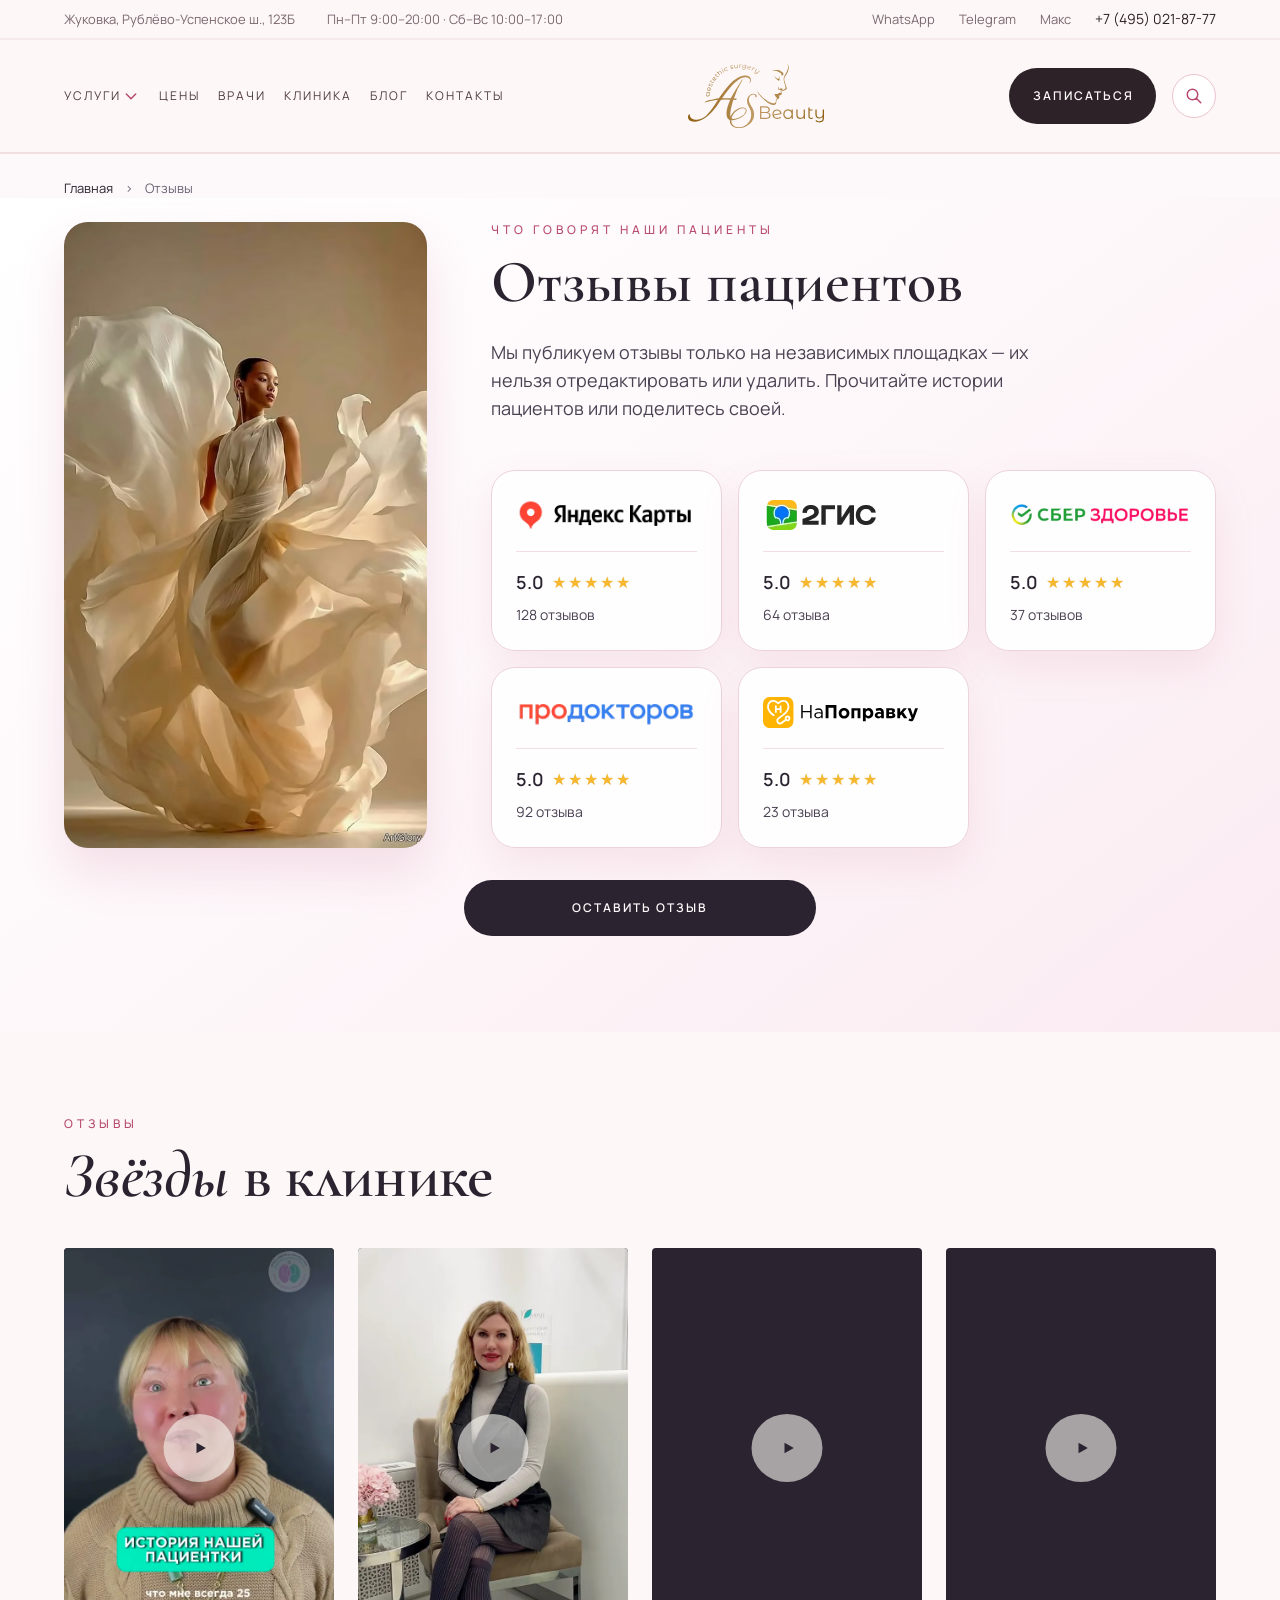
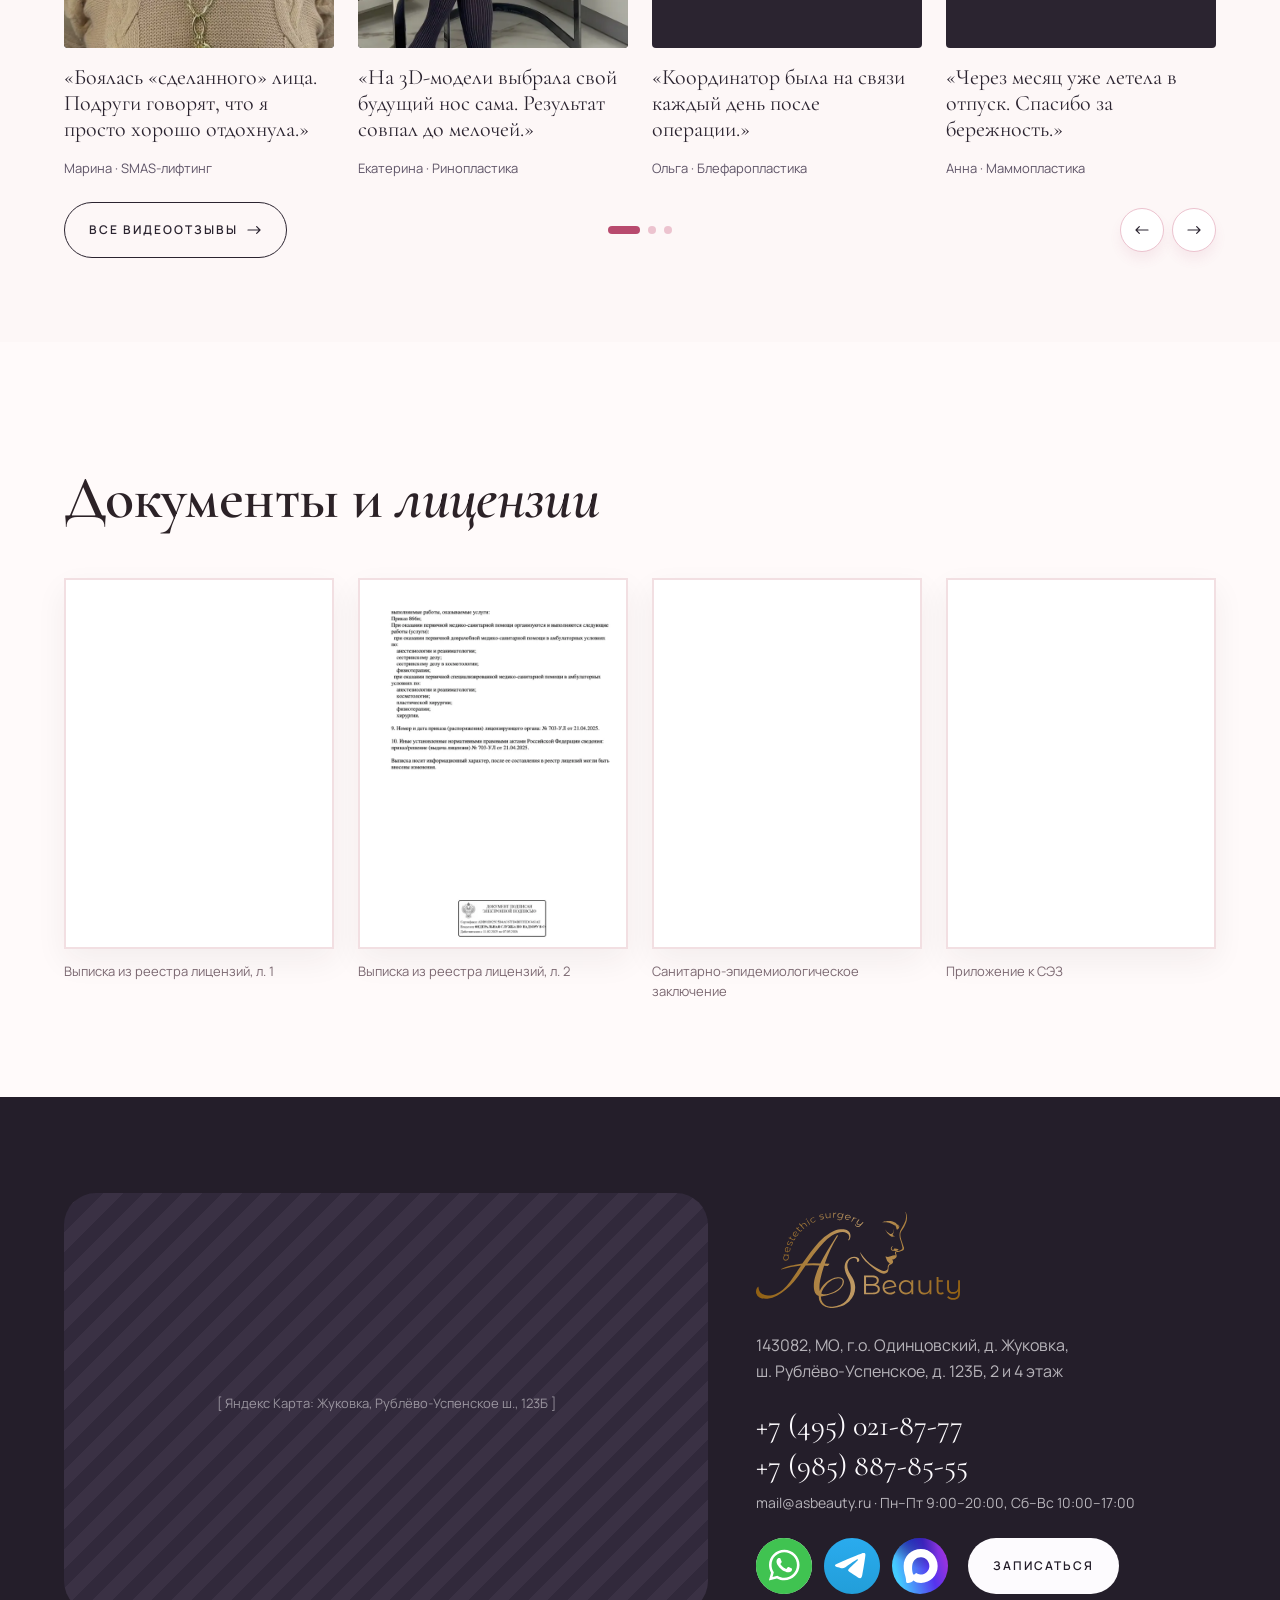
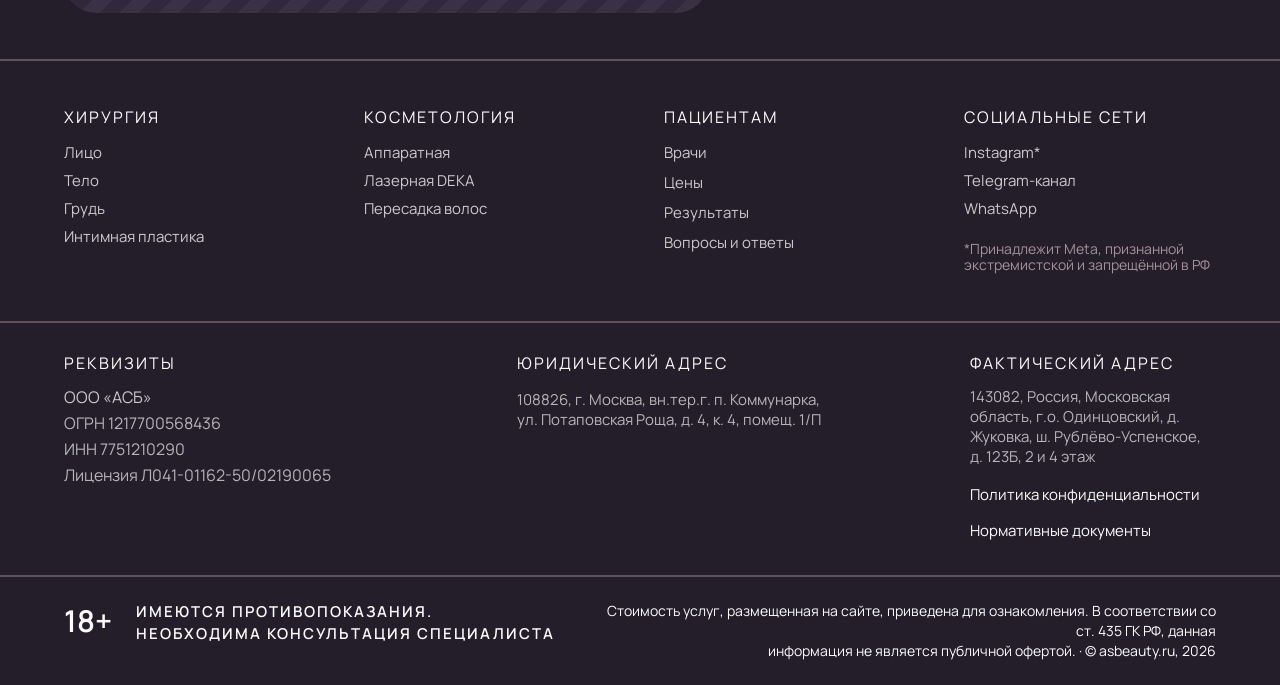
<file: reviews.html>
<!DOCTYPE html><html lang="ru"><head><meta name="robots" content="noindex, nofollow"><meta charset="utf-8"><meta name="viewport" content="width=device-width, initial-scale=1"><title>Отзывы пациентов клиники ASBeauty</title><meta name="description" content="Отзывы пациентов клиники пластической хирургии ASBeauty на независимых площадках: Яндекс Карты, 2ГИС, СберЗдоровье, ПроДокторов, НаПоправку. Видеоотзывы."><meta property="og:type" content="website"><meta property="og:locale" content="ru_RU"><meta property="og:site_name" content="ASBeauty"><meta property="og:title" content="Отзывы пациентов клиники ASBeauty"><meta property="og:url" content="https://shodibek.github.io/ASBeauty/reviews.html"><meta property="og:description" content="Отзывы пациентов клиники пластической хирургии ASBeauty на независимых площадках: Яндекс Карты, 2ГИС, СберЗдоровье, ПроДокторов, НаПоправку. Видеоотзывы."><meta property="og:image" content="https://shodibek.github.io/ASBeauty/images/reviews/reviews-hero.webp"><meta name="twitter:card" content="summary_large_image"><meta name="twitter:title" content="Отзывы пациентов клиники ASBeauty"><meta name="twitter:description" content="Отзывы пациентов клиники пластической хирургии ASBeauty на независимых площадках: Яндекс Карты, 2ГИС, СберЗдоровье, ПроДокторов, НаПоправку. Видеоотзывы."><meta name="twitter:image" content="https://shodibek.github.io/ASBeauty/images/reviews/reviews-hero.webp"><meta name="theme-color" content="#fdf7f7"><link rel="canonical" href="https://shodibek.github.io/ASBeauty/reviews.html"><link rel="icon" href="./favicon/favicon.ico" sizes="32x32"><link rel="icon" href="./favicon/favicon.svg" type="image/svg+xml"><link rel="apple-touch-icon" href="./favicon/apple-touch-icon.png"><link rel="manifest" href="./site.webmanifest"><link rel="preload" href="./fonts/manrope/manrope-cyrillic-400.woff2" as="font" type="font/woff2" crossorigin><link rel="stylesheet" href="./css/main.css?v=1795263887511"><script src="./js/main.js?v=1795263887511" defer></script><script type="application/ld+json">{"@context":"https://schema.org","@type":"MedicalClinic","name":"ASBeauty","description":"Клиника инновационной пластической хирургии и косметологии","url":"https://shodibek.github.io/ASBeauty/","logo":"https://shodibek.github.io/ASBeauty/images/logo/logo.svg","image":"https://shodibek.github.io/ASBeauty/images/hero/main-hero.webp","email":"mail@asbeauty.ru","telephone":["+74950218777","+79858878555"],"address":{"@type":"PostalAddress","streetAddress":"Рублёво-Успенское ш., 123Б","addressLocality":"Жуковка","addressRegion":"Московская область","addressCountry":"RU"},"openingHoursSpecification":[{"@type":"OpeningHoursSpecification","dayOfWeek":["Monday","Tuesday","Wednesday","Thursday","Friday"],"opens":"09:00","closes":"20:00"},{"@type":"OpeningHoursSpecification","dayOfWeek":["Saturday","Sunday"],"opens":"10:00","closes":"17:00"}],"medicalSpecialty":["PlasticSurgery","Dermatology"],"priceRange":"₽₽₽"}</script></head><body><header class="header js-header"><div class="header__bar"><div class="header__top"><div class="container header__top-inner"><div class="header__info"><span>Жуковка, Рублёво-Успенское ш., 123Б</span><span>Пн–Пт 9:00–20:00 · Сб–Вс 10:00–17:00</span></div><div class="header__contacts"><a class="header__contact" href="#">WhatsApp</a><a class="header__contact" href="#">Telegram</a><a class="header__contact" href="#">Макс</a><a class="header__phone" href="tel:+74950218777">+7 (495) 021-87-77</a></div></div></div><div class="container header__main"><nav class="header__nav" aria-label="Основное меню"><ul class="header__menu"><li class="header__menu-item js-header-dropdown"><button class="header__menu-link header__menu-toggle js-header-dropdown-toggle" type="button" aria-expanded="false" aria-controls="header-services"><span class="header__menu-text">Услуги</span><svg class="header__chevron" aria-hidden="true" focusable="false"><use href="./images/sprites.svg#chevron-down"></use></svg></button><div class="header__dropdown" id="header-services"><div class="header__dropdown-group"><p class="header__dropdown-title">Хирургия</p><ul class="header__dropdown-list"><li><a class="header__dropdown-link" href="service.html">Лицо</a></li><li><a class="header__dropdown-link" href="service.html">Тело</a></li><li><a class="header__dropdown-link" href="service.html">Грудь</a></li><li><a class="header__dropdown-link" href="service.html">Интимная пластика</a></li></ul></div><div class="header__dropdown-group"><p class="header__dropdown-title">Косметология</p><ul class="header__dropdown-list"><li><a class="header__dropdown-link" href="service.html">Аппаратная</a></li><li><a class="header__dropdown-link" href="service.html">Лазерная DEKA</a></li><li><a class="header__dropdown-link" href="service.html">Пересадка волос</a></li></ul></div></div></li><li class="header__menu-item"><a class="header__menu-link" href="prices.html"><span class="header__menu-text">Цены</span></a></li><li class="header__menu-item"><a class="header__menu-link" href="doctors.html"><span class="header__menu-text">Врачи</span></a></li><li class="header__menu-item"><a class="header__menu-link" href="clinic.html"><span class="header__menu-text">Клиника</span></a></li><li class="header__menu-item"><a class="header__menu-link" href="#"><span class="header__menu-text">Блог</span></a></li><li class="header__menu-item"><a class="header__menu-link" href="#"><span class="header__menu-text">Контакты</span></a></li></ul></nav><a class="logo header__logo" href="main.html" aria-label="ASBeauty — на главную"><img class="logo__image" src="./images/logo/logo.svg" width="136" height="64" alt=""></a><div class="header__actions"><form class="header__search" action="#" method="get" role="search"><label class="visually-hidden" for="header-search-input">Поиск по услугам</label><svg class="header__search-icon" aria-hidden="true" focusable="false"><use href="./images/sprites.svg#search"></use></svg><input class="header__search-input" id="header-search-input" type="search" name="q" placeholder="Поиск по услугам" autocomplete="off"></form><a class="button header__button" href="#booking">Записаться</a><button class="header__icon-button header__icon-button--search js-header-search-toggle" type="button" aria-label="Поиск" aria-expanded="false" aria-controls="header-search-panel"><svg class="header__icon" aria-hidden="true" focusable="false"><use href="./images/sprites.svg#search"></use></svg></button><a class="header__icon-button" href="tel:+74950218777" aria-label="Позвонить в клинику"><svg class="header__icon" aria-hidden="true" focusable="false"><use href="./images/sprites.svg#phone"></use></svg></a><button class="header__icon-button header__icon-button--dark js-header-burger" type="button" aria-label="Открыть меню" aria-expanded="false" aria-controls="header-mobile-menu"><svg class="header__icon header__icon--menu" aria-hidden="true" focusable="false"><use href="./images/sprites.svg#menu"></use></svg><svg class="header__icon header__icon--close" aria-hidden="true" focusable="false"><use href="./images/sprites.svg#close"></use></svg></button></div></div><div class="header__search-panel" id="header-search-panel"><div class="container"><form class="header__search header__search--panel" action="#" method="get" role="search"><label class="visually-hidden" for="header-search-panel-input">Поиск по услугам</label><svg class="header__search-icon" aria-hidden="true" focusable="false"><use href="./images/sprites.svg#search"></use></svg><input class="header__search-input" id="header-search-panel-input" type="search" name="q" placeholder="Поиск по услугам" autocomplete="off"></form></div></div></div><div class="header__mobile" id="header-mobile-menu"><nav class="header__mobile-nav" aria-label="Мобильное меню"><ul class="header__mobile-list"><li class="header__mobile-item js-header-accordion"><button class="header__mobile-link js-header-accordion-toggle" type="button" aria-expanded="false" aria-controls="header-mobile-services">Услуги<svg class="header__chevron" aria-hidden="true" focusable="false"><use href="./images/sprites.svg#chevron-down"></use></svg></button><div class="header__mobile-services" id="header-mobile-services"><div class="header__mobile-services-inner"><div class="header__mobile-services-content"><div class="header__dropdown-group"><p class="header__dropdown-title">Хирургия</p><ul class="header__dropdown-list"><li><a class="header__dropdown-link" href="service.html">Лицо</a></li><li><a class="header__dropdown-link" href="service.html">Тело</a></li><li><a class="header__dropdown-link" href="service.html">Грудь</a></li><li><a class="header__dropdown-link" href="service.html">Интимная пластика</a></li></ul></div><div class="header__dropdown-group"><p class="header__dropdown-title">Косметология</p><ul class="header__dropdown-list"><li><a class="header__dropdown-link" href="service.html">Аппаратная</a></li><li><a class="header__dropdown-link" href="service.html">Лазерная DEKA</a></li><li><a class="header__dropdown-link" href="service.html">Пересадка волос</a></li></ul></div></div></div></div></li><li class="header__mobile-item"><a class="header__mobile-link" href="prices.html">Цены</a></li><li class="header__mobile-item"><a class="header__mobile-link" href="doctors.html">Врачи</a></li><li class="header__mobile-item"><a class="header__mobile-link" href="clinic.html">Клиника</a></li><li class="header__mobile-item"><a class="header__mobile-link" href="#">Блог</a></li><li class="header__mobile-item"><a class="header__mobile-link" href="#">Контакты</a></li></ul></nav><div class="header__mobile-contacts"><a class="header__mobile-phone" href="tel:+74950218777">+7 (495) 021-87-77</a><p class="text text--s header__mobile-text">Жуковка, Рублёво-Успенское ш., 123Б</p><p class="text text--s header__mobile-text">Пн–Пт 9:00–20:00 · Сб–Вс 10:00–17:00</p><div class="header__mobile-socials"><a class="header__mobile-social" href="#" aria-label="WhatsApp"><img class="header__mobile-social-icon" src="./images/social/whatsapp.svg" width="44" height="44" alt="" loading="lazy"></a><a class="header__mobile-social" href="#" aria-label="Telegram"><img class="header__mobile-social-icon" src="./images/social/telegram.svg" width="44" height="44" alt="" loading="lazy"></a><a class="header__mobile-social" href="#" aria-label="Макс"><img class="header__mobile-social-icon" src="./images/social/max.svg" width="44" height="44" alt="" loading="lazy"></a></div><a class="button button--block header__mobile-button" href="#booking">Записаться</a></div></div></header><nav class="breadcrumbs" aria-label="Хлебные крошки"><ol class="container breadcrumbs__list" itemscope itemtype="https://schema.org/BreadcrumbList"><li class="breadcrumbs__item" itemprop="itemListElement" itemscope itemtype="https://schema.org/ListItem"><a class="breadcrumbs__link" href="main.html" itemprop="item"><span itemprop="name">Главная</span></a><span class="breadcrumbs__separator" aria-hidden="true">›</span><meta itemprop="position" content="1"></li><li class="breadcrumbs__item" itemprop="itemListElement" itemscope itemtype="https://schema.org/ListItem"><span class="breadcrumbs__current" itemprop="name" aria-current="page">Отзывы</span><meta itemprop="position" content="2"></li></ol></nav><main><section class="reviews-hero"><div class="container reviews-hero__inner"><picture class="reviews-hero__picture"><source srcset="./images/reviews/reviews-hero.avif" type="image/avif"><img class="reviews-hero__image" src="./images/reviews/reviews-hero.webp" width="560" height="955" alt="Девушка в струящемся платье — естественная красота" loading="eager" fetchpriority="high" draggable="false"></picture><div class="reviews-hero__content"><div class="reviews-hero__head"><p class="eyebrow eyebrow--strong reviews-hero__eyebrow">Что говорят наши пациенты</p><h1 class="reviews-hero__title">Отзывы пациентов</h1><p class="reviews-hero__lead">Мы публикуем отзывы только на независимых площадках — их нельзя отредактировать или удалить. Прочитайте истории пациентов или поделитесь своей.</p></div><ul class="ratings__list reviews-hero__ratings"><li class="ratings__item"><a class="ratings__card reviews-hero__card" href="#" target="_blank" rel="noopener" aria-label="Яндекс Карты: рейтинг 5.0 из 5, 128 отзывов"><span class="ratings__logo reviews-hero__logo"><img class="ratings__logo-image reviews-hero__logo-image" src="./images/ratings/yandex.webp" width="200" height="40" alt="Яндекс Карты" loading="lazy" decoding="async"></span><span class="ratings__info"><span class="ratings__score"><span class="ratings__value">5.0</span><span class="ratings__stars" style="--rating: 100%" aria-hidden="true"></span></span><span class="ratings__count">128 отзывов</span></span></a></li><li class="ratings__item"><a class="ratings__card reviews-hero__card" href="#" target="_blank" rel="noopener" aria-label="2ГИС: рейтинг 5.0 из 5, 64 отзыва"><span class="ratings__logo reviews-hero__logo"><img class="ratings__logo-image reviews-hero__logo-image" src="./images/ratings/2gis.webp" width="118" height="40" alt="2ГИС" loading="lazy" decoding="async"></span><span class="ratings__info"><span class="ratings__score"><span class="ratings__value">5.0</span><span class="ratings__stars" style="--rating: 100%" aria-hidden="true"></span></span><span class="ratings__count">64 отзыва</span></span></a></li><li class="ratings__item"><a class="ratings__card reviews-hero__card" href="#" target="_blank" rel="noopener" aria-label="СберЗдоровье: рейтинг 5.0 из 5, 37 отзывов"><span class="ratings__logo reviews-hero__logo"><img class="ratings__logo-image reviews-hero__logo-image" src="./images/ratings/sber.webp" width="262" height="40" alt="СберЗдоровье" loading="lazy" decoding="async"></span><span class="ratings__info"><span class="ratings__score"><span class="ratings__value">5.0</span><span class="ratings__stars" style="--rating: 100%" aria-hidden="true"></span></span><span class="ratings__count">37 отзывов</span></span></a></li><li class="ratings__item"><a class="ratings__card reviews-hero__card" href="#" target="_blank" rel="noopener" aria-label="ПроДокторов: рейтинг 5.0 из 5, 92 отзыва"><span class="ratings__logo reviews-hero__logo"><img class="ratings__logo-image reviews-hero__logo-image" src="./images/ratings/prodoctorov.webp" width="206" height="40" alt="ПроДокторов" loading="lazy" decoding="async"></span><span class="ratings__info"><span class="ratings__score"><span class="ratings__value">5.0</span><span class="ratings__stars" style="--rating: 100%" aria-hidden="true"></span></span><span class="ratings__count">92 отзыва</span></span></a></li><li class="ratings__item"><a class="ratings__card reviews-hero__card" href="#" target="_blank" rel="noopener" aria-label="НаПоправку: рейтинг 5.0 из 5, 23 отзыва"><span class="ratings__logo reviews-hero__logo"><img class="ratings__logo-image reviews-hero__logo-image" src="./images/ratings/napopravku.svg" width="155" height="31" alt="НаПоправку" loading="lazy" decoding="async"></span><span class="ratings__info"><span class="ratings__score"><span class="ratings__value">5.0</span><span class="ratings__stars" style="--rating: 100%" aria-hidden="true"></span></span><span class="ratings__count">23 отзыва</span></span></a></li></ul></div></div><div class="container reviews-hero__footer"><a class="button reviews-hero__button" href="#" target="_blank" rel="noopener">Оставить отзыв</a></div></section><section class="reviews js-reviews" id="reviews" aria-labelledby="reviews-title"><div class="container"><div class="reviews__head"><div class="section-head section-head--strong reviews__section-head"><div class="section-head__main"><p class="eyebrow section-head__eyebrow eyebrow--strong">Отзывы</p><h2 class="h2 section-head__title"><span class="h2__accent">Звёзды</span> в клинике</h2></div></div><ul class="reviews__sources"><li><a class="reviews__source" href="#" target="_blank" rel="noopener">Яндекс Карты →</a></li><li><a class="reviews__source" href="#" target="_blank" rel="noopener">ПроДокторов →</a></li></ul></div><div class="swiper reviews__slider"><ul class="swiper-wrapper reviews__list"><li class="swiper-slide reviews__slide"><div class="reviews__card"><button class="reviews__video js-video" type="button" data-video="./video/reviews/review-01.mp4" data-video-group="reviews" data-video-ratio="9:16" aria-label="Смотреть видеоотзыв: Марина, SMAS-лифтинг"><img class="reviews__image" src="./images/reviews/review-video-01.webp" width="640" height="1138" alt="Видеоотзыв: Марина, SMAS-лифтинг" loading="lazy" decoding="async" draggable="false"><span class="reviews__play" aria-hidden="true"><svg class="reviews__play-icon" aria-hidden="true" focusable="false"><use href="./images/sprites.svg#play"></use></svg></span></button><blockquote class="reviews__quote"><p>«Боялась «сделанного» лица. Подруги говорят, что я просто хорошо отдохнула.»</p></blockquote><p class="reviews__author">Марина · SMAS-лифтинг</p></div></li><li class="swiper-slide reviews__slide"><div class="reviews__card"><button class="reviews__video js-video" type="button" data-video="./video/reviews/review-02.mp4" data-video-group="reviews" data-video-ratio="9:16" aria-label="Смотреть видеоотзыв: Екатерина, Ринопластика"><img class="reviews__image" src="./images/reviews/review-video-02.webp" width="640" height="1138" alt="Видеоотзыв: Екатерина, Ринопластика" loading="lazy" decoding="async" draggable="false"><span class="reviews__play" aria-hidden="true"><svg class="reviews__play-icon" aria-hidden="true" focusable="false"><use href="./images/sprites.svg#play"></use></svg></span></button><blockquote class="reviews__quote"><p>«На 3D-модели выбрала свой будущий нос сама. Результат совпал до мелочей.»</p></blockquote><p class="reviews__author">Екатерина · Ринопластика</p></div></li><li class="swiper-slide reviews__slide"><div class="reviews__card"><button class="reviews__video js-video" type="button" data-video="./video/reviews/review-03.mp4" data-video-group="reviews" data-video-ratio="9:16" aria-label="Смотреть видеоотзыв: Ольга, Блефаропластика"><img class="reviews__image" src="./images/reviews/review-video-03.webp" width="640" height="1138" alt="Видеоотзыв: Ольга, Блефаропластика" loading="lazy" decoding="async" draggable="false"><span class="reviews__play" aria-hidden="true"><svg class="reviews__play-icon" aria-hidden="true" focusable="false"><use href="./images/sprites.svg#play"></use></svg></span></button><blockquote class="reviews__quote"><p>«Координатор была на связи каждый день после операции.»</p></blockquote><p class="reviews__author">Ольга · Блефаропластика</p></div></li><li class="swiper-slide reviews__slide"><div class="reviews__card"><button class="reviews__video js-video" type="button" data-video="./video/reviews/review-04.mp4" data-video-group="reviews" data-video-ratio="9:16" aria-label="Смотреть видеоотзыв: Анна, Маммопластика"><img class="reviews__image" src="./images/reviews/review-video-04.webp" width="640" height="1138" alt="Видеоотзыв: Анна, Маммопластика" loading="lazy" decoding="async" draggable="false"><span class="reviews__play" aria-hidden="true"><svg class="reviews__play-icon" aria-hidden="true" focusable="false"><use href="./images/sprites.svg#play"></use></svg></span></button><blockquote class="reviews__quote"><p>«Через месяц уже летела в отпуск. Спасибо за бережность.»</p></blockquote><p class="reviews__author">Анна · Маммопластика</p></div></li><li class="swiper-slide reviews__slide"><div class="reviews__card"><button class="reviews__video js-video" type="button" data-video="./video/reviews/review-05.mp4" data-video-group="reviews" data-video-ratio="9:16" aria-label="Смотреть видеоотзыв: пациент клиники, отзыв 5"><img class="reviews__image" src="./images/reviews/review-video-05.webp" width="640" height="1138" alt="Видеоотзыв: пациент клиники, отзыв 5" loading="lazy" decoding="async" draggable="false"><span class="reviews__play" aria-hidden="true"><svg class="reviews__play-icon" aria-hidden="true" focusable="false"><use href="./images/sprites.svg#play"></use></svg></span></button></div></li><li class="swiper-slide reviews__slide"><div class="reviews__card"><button class="reviews__video js-video" type="button" data-video="./video/reviews/review-06.mp4" data-video-group="reviews" data-video-ratio="9:16" aria-label="Смотреть видеоотзыв: пациент клиники, отзыв 6"><img class="reviews__image" src="./images/reviews/review-video-06.webp" width="640" height="1138" alt="Видеоотзыв: пациент клиники, отзыв 6" loading="lazy" decoding="async" draggable="false"><span class="reviews__play" aria-hidden="true"><svg class="reviews__play-icon" aria-hidden="true" focusable="false"><use href="./images/sprites.svg#play"></use></svg></span></button></div></li><li class="swiper-slide reviews__slide"><div class="reviews__card"><button class="reviews__video js-video" type="button" data-video="./video/reviews/review-07.mp4" data-video-group="reviews" data-video-ratio="9:16" aria-label="Смотреть видеоотзыв: пациент клиники, отзыв 7"><img class="reviews__image" src="./images/reviews/review-video-07.webp" width="640" height="1138" alt="Видеоотзыв: пациент клиники, отзыв 7" loading="lazy" decoding="async" draggable="false"><span class="reviews__play" aria-hidden="true"><svg class="reviews__play-icon" aria-hidden="true" focusable="false"><use href="./images/sprites.svg#play"></use></svg></span></button></div></li><li class="swiper-slide reviews__slide"><div class="reviews__card"><button class="reviews__video js-video" type="button" data-video="./video/reviews/review-08.mp4" data-video-group="reviews" data-video-ratio="9:16" aria-label="Смотреть видеоотзыв: пациент клиники, отзыв 8"><img class="reviews__image" src="./images/reviews/review-video-08.webp" width="640" height="1138" alt="Видеоотзыв: пациент клиники, отзыв 8" loading="lazy" decoding="async" draggable="false"><span class="reviews__play" aria-hidden="true"><svg class="reviews__play-icon" aria-hidden="true" focusable="false"><use href="./images/sprites.svg#play"></use></svg></span></button></div></li><li class="swiper-slide reviews__slide"><div class="reviews__card"><button class="reviews__video js-video" type="button" data-video="./video/reviews/review-09.mp4" data-video-group="reviews" data-video-ratio="9:16" aria-label="Смотреть видеоотзыв: пациент клиники, отзыв 9"><img class="reviews__image" src="./images/reviews/review-video-09.webp" width="640" height="1138" alt="Видеоотзыв: пациент клиники, отзыв 9" loading="lazy" decoding="async" draggable="false"><span class="reviews__play" aria-hidden="true"><svg class="reviews__play-icon" aria-hidden="true" focusable="false"><use href="./images/sprites.svg#play"></use></svg></span></button></div></li><li class="swiper-slide reviews__slide"><div class="reviews__card"><button class="reviews__video js-video" type="button" data-video="./video/reviews/review-10.mp4" data-video-group="reviews" data-video-ratio="9:16" aria-label="Смотреть видеоотзыв: пациент клиники, отзыв 10"><img class="reviews__image" src="./images/reviews/review-video-10.webp" width="640" height="1138" alt="Видеоотзыв: пациент клиники, отзыв 10" loading="lazy" decoding="async" draggable="false"><span class="reviews__play" aria-hidden="true"><svg class="reviews__play-icon" aria-hidden="true" focusable="false"><use href="./images/sprites.svg#play"></use></svg></span></button></div></li><li class="swiper-slide reviews__slide"><div class="reviews__card"><button class="reviews__video js-video" type="button" data-video="./video/reviews/review-11.mp4" data-video-group="reviews" data-video-ratio="9:16" aria-label="Смотреть видеоотзыв: пациент клиники, отзыв 11"><img class="reviews__image" src="./images/reviews/review-video-11.webp" width="640" height="1138" alt="Видеоотзыв: пациент клиники, отзыв 11" loading="lazy" decoding="async" draggable="false"><span class="reviews__play" aria-hidden="true"><svg class="reviews__play-icon" aria-hidden="true" focusable="false"><use href="./images/sprites.svg#play"></use></svg></span></button></div></li></ul></div><div class="slider-nav reviews__nav"><a class="button button--outline-dark slider-nav__link" href="reviews.html"><span>Все видеоотзывы</span><svg class="button__icon" aria-hidden="true" focusable="false"><use href="./images/sprites.svg#arrow-right"></use></svg></a><div class="slider-nav__dots js-slider-dots"></div><div class="slider-nav__arrows"><button class="slider-nav__arrow slider-nav__arrow--prev js-slider-prev" type="button" aria-label="Назад"><svg class="slider-nav__arrow-icon" aria-hidden="true" focusable="false"><use href="./images/sprites.svg#arrow-right"></use></svg></button><button class="slider-nav__arrow js-slider-next" type="button" aria-label="Вперёд"><svg class="slider-nav__arrow-icon" aria-hidden="true" focusable="false"><use href="./images/sprites.svg#arrow-right"></use></svg></button></div></div><a class="button button--outline-dark button--block reviews__more" href="reviews.html">Все видеоотзывы<svg class="button__icon" aria-hidden="true" focusable="false"><use href="./images/sprites.svg#arrow-right"></use></svg></a></div></section><section class="licenses js-licenses" id="licenses" aria-labelledby="licenses-title"><div class="container"><h2 class="h2 licenses__title" id="licenses-title">Документы и <span class="h2__accent">лицензии</span></h2><ul class="licenses__list js-stagger"><li class="licenses__item"><a class="licenses__link js-licenses-link" href="./images/licenses/license-1-full.webp" target="_blank" rel="noopener" aria-label="Увеличить: Выписка из реестра лицензий, л. 1"><span class="licenses__preview"><img class="licenses__image" src="./images/licenses/license-1.webp" width="640" height="852" alt="Скан документа: Выписка из реестра лицензий, л. 1" loading="lazy" decoding="async" draggable="false"></span><span class="licenses__name">Выписка из реестра лицензий, л. 1</span></a></li><li class="licenses__item"><a class="licenses__link js-licenses-link" href="./images/licenses/license-2-full.webp" target="_blank" rel="noopener" aria-label="Увеличить: Выписка из реестра лицензий, л. 2"><span class="licenses__preview"><img class="licenses__image" src="./images/licenses/license-2.webp" width="640" height="852" alt="Скан документа: Выписка из реестра лицензий, л. 2" loading="lazy" decoding="async" draggable="false"></span><span class="licenses__name">Выписка из реестра лицензий, л. 2</span></a></li><li class="licenses__item"><a class="licenses__link js-licenses-link" href="./images/licenses/sez-full.webp" target="_blank" rel="noopener" aria-label="Увеличить: Санитарно-эпидемиологическое заключение"><span class="licenses__preview"><img class="licenses__image" src="./images/licenses/sez.webp" width="640" height="905" alt="Скан документа: Санитарно-эпидемиологическое заключение" loading="lazy" decoding="async" draggable="false"></span><span class="licenses__name">Санитарно-эпидемиологическое заключение</span></a></li><li class="licenses__item"><a class="licenses__link js-licenses-link" href="./images/licenses/sez-appendix-full.webp" target="_blank" rel="noopener" aria-label="Увеличить: Приложение к СЭЗ"><span class="licenses__preview"><img class="licenses__image" src="./images/licenses/sez-appendix.webp" width="640" height="905" alt="Скан документа: Приложение к СЭЗ" loading="lazy" decoding="async" draggable="false"></span><span class="licenses__name">Приложение к СЭЗ</span></a></li></ul></div></section></main><footer class="footer"><div class="footer__top"><div class="container footer__top-inner"><div class="footer__map js-map" data-src="https://yandex.ru/map-widget/v1/?text=%D0%96%D1%83%D0%BA%D0%BE%D0%B2%D0%BA%D0%B0%2C%20%D0%A0%D1%83%D0%B1%D0%BB%D1%91%D0%B2%D0%BE-%D0%A3%D1%81%D0%BF%D0%B5%D0%BD%D1%81%D0%BA%D0%BE%D0%B5%20%D1%88%D0%BE%D1%81%D1%81%D0%B5%2C%20123%D0%91&amp;z=16" data-title="Яндекс Карта: Жуковка, Рублёво-Успенское ш., 123Б"><p class="footer__map-placeholder">[ Яндекс Карта: Жуковка, Рублёво-Успенское ш., 123Б ]</p></div><div class="footer__info"><a class="logo footer__logo" href="main.html" aria-label="ASBeauty — на главную"><img class="logo__image" src="./images/logo/logo.svg" width="136" height="64" alt=""></a><p class="footer__address">143082, МО, г.о. Одинцовский, д. Жуковка,<br class="footer__br"> ш. Рублёво-Успенское, д. 123Б, 2 и 4 этаж</p><div class="footer__contacts"><a class="footer__phone" href="tel:+74950218777">+7 (495) 021-87-77</a><a class="footer__phone" href="tel:+79858878555">+7 (985) 887-85-55</a><p class="footer__mail"><a class="footer__mail-link" href="mailto:mail@asbeauty.ru">mail@asbeauty.ru</a><span class="footer__mail-separator" aria-hidden="true"> · </span><span class="footer__hours">Пн–Пт 9:00–20:00, Сб–Вс 10:00–17:00</span></p></div><div class="footer__actions"><ul class="footer__socials"><li><a class="footer__social" href="#" aria-label="WhatsApp"><img class="footer__social-icon" src="./images/social/whatsapp.svg" width="56" height="56" alt="" loading="lazy"></a></li><li><a class="footer__social" href="#" aria-label="Telegram"><img class="footer__social-icon" src="./images/social/telegram.svg" width="56" height="56" alt="" loading="lazy"></a></li><li><a class="footer__social" href="#" aria-label="Макс"><img class="footer__social-icon" src="./images/social/max.svg" width="56" height="56" alt="" loading="lazy"></a></li></ul><a class="button footer__button" href="#booking">Записаться</a></div></div></div></div><div class="container footer__links"><div class="footer__col"><p class="footer__title">Хирургия</p><ul class="footer__list"><li><a class="footer__link" href="service.html">Лицо</a></li><li><a class="footer__link" href="service.html">Тело</a></li><li><a class="footer__link" href="service.html">Грудь</a></li><li><a class="footer__link" href="service.html">Интимная пластика</a></li></ul></div><div class="footer__col"><p class="footer__title">Косметология</p><ul class="footer__list"><li><a class="footer__link" href="service.html">Аппаратная</a></li><li><a class="footer__link" href="service.html">Лазерная DEKA</a></li><li><a class="footer__link" href="service.html">Пересадка волос</a></li></ul></div><div class="footer__col"><p class="footer__title">Пациентам</p><ul class="footer__list footer__list--loose"><li><a class="footer__link" href="doctors.html">Врачи</a></li><li><a class="footer__link" href="prices.html">Цены</a></li><li><a class="footer__link" href="cases.html">Результаты</a></li><li><a class="footer__link" href="#">Вопросы и ответы</a></li></ul></div><div class="footer__col"><p class="footer__title">Социальные сети</p><ul class="footer__list"><li><a class="footer__link" href="#">Instagram*</a></li><li><a class="footer__link" href="#">Telegram-канал</a></li><li><a class="footer__link" href="#">WhatsApp</a></li></ul><p class="footer__note">*Принадлежит Meta, признанной экстремистской и запрещённой в РФ</p></div></div><div class="container footer__requisites"><div class="footer__col footer__col--requisites"><p class="footer__title">Реквизиты</p><p class="footer__text"><span class="footer__line footer__line--accent">ООО «АСБ»</span><span class="footer__line">ОГРН 1217700568436</span><span class="footer__line">ИНН 7751210290</span><span class="footer__line footer__line--block">Лицензия Л041-01162-50/02190065</span></p></div><div class="footer__col footer__col--legal"><p class="footer__title">Юридический адрес</p><p class="footer__text">108826, г. Москва, вн.тер.г. п. Коммунарка,<br class="footer__br"> ул. Потаповская Роща, д. 4, к. 4, помещ. 1/П</p></div><div class="footer__col footer__col--actual"><p class="footer__title">Фактический адрес</p><p class="footer__text">143082, Россия, Московская область, г.о. Одинцовский, д. Жуковка, ш. Рублёво-Успенское, д. 123Б, 2 и 4 этаж</p><ul class="footer__docs"><li><a class="footer__doc" href="#">Политика конфиденциальности</a></li><li><a class="footer__doc" href="#">Нормативные документы</a></li></ul></div></div><div class="container footer__legal"><div class="footer__age"><span class="footer__age-mark">18+</span><span class="footer__age-text">Имеются противопоказания.<br class="footer__br"> Необходима консультация специалиста</span></div><p class="footer__disclaimer">Стоимость услуг, размещенная на сайте, приведена для ознакомления. В соответствии со ст. 435 ГК РФ, данная<br class="footer__br"> информация не является публичной офертой. · © asbeauty.ru, 2026</p></div></footer></body></html>
</file>
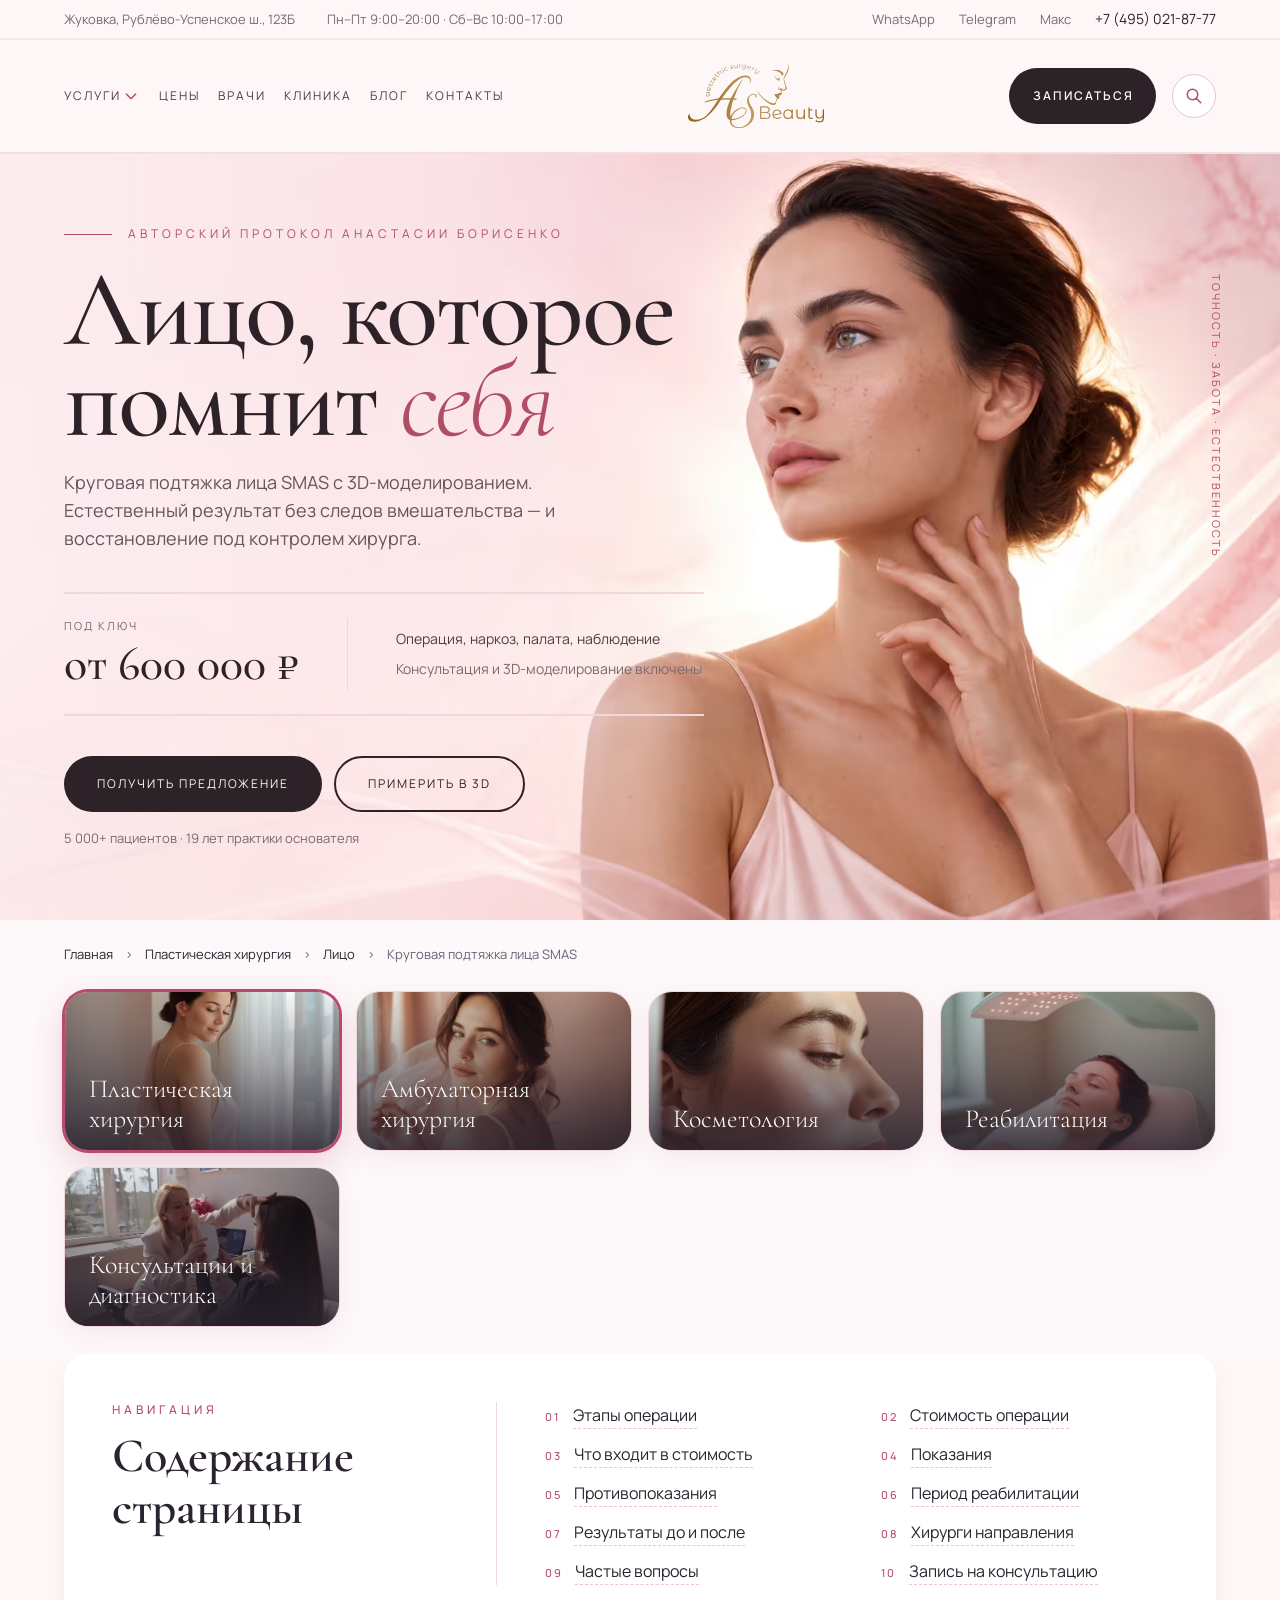
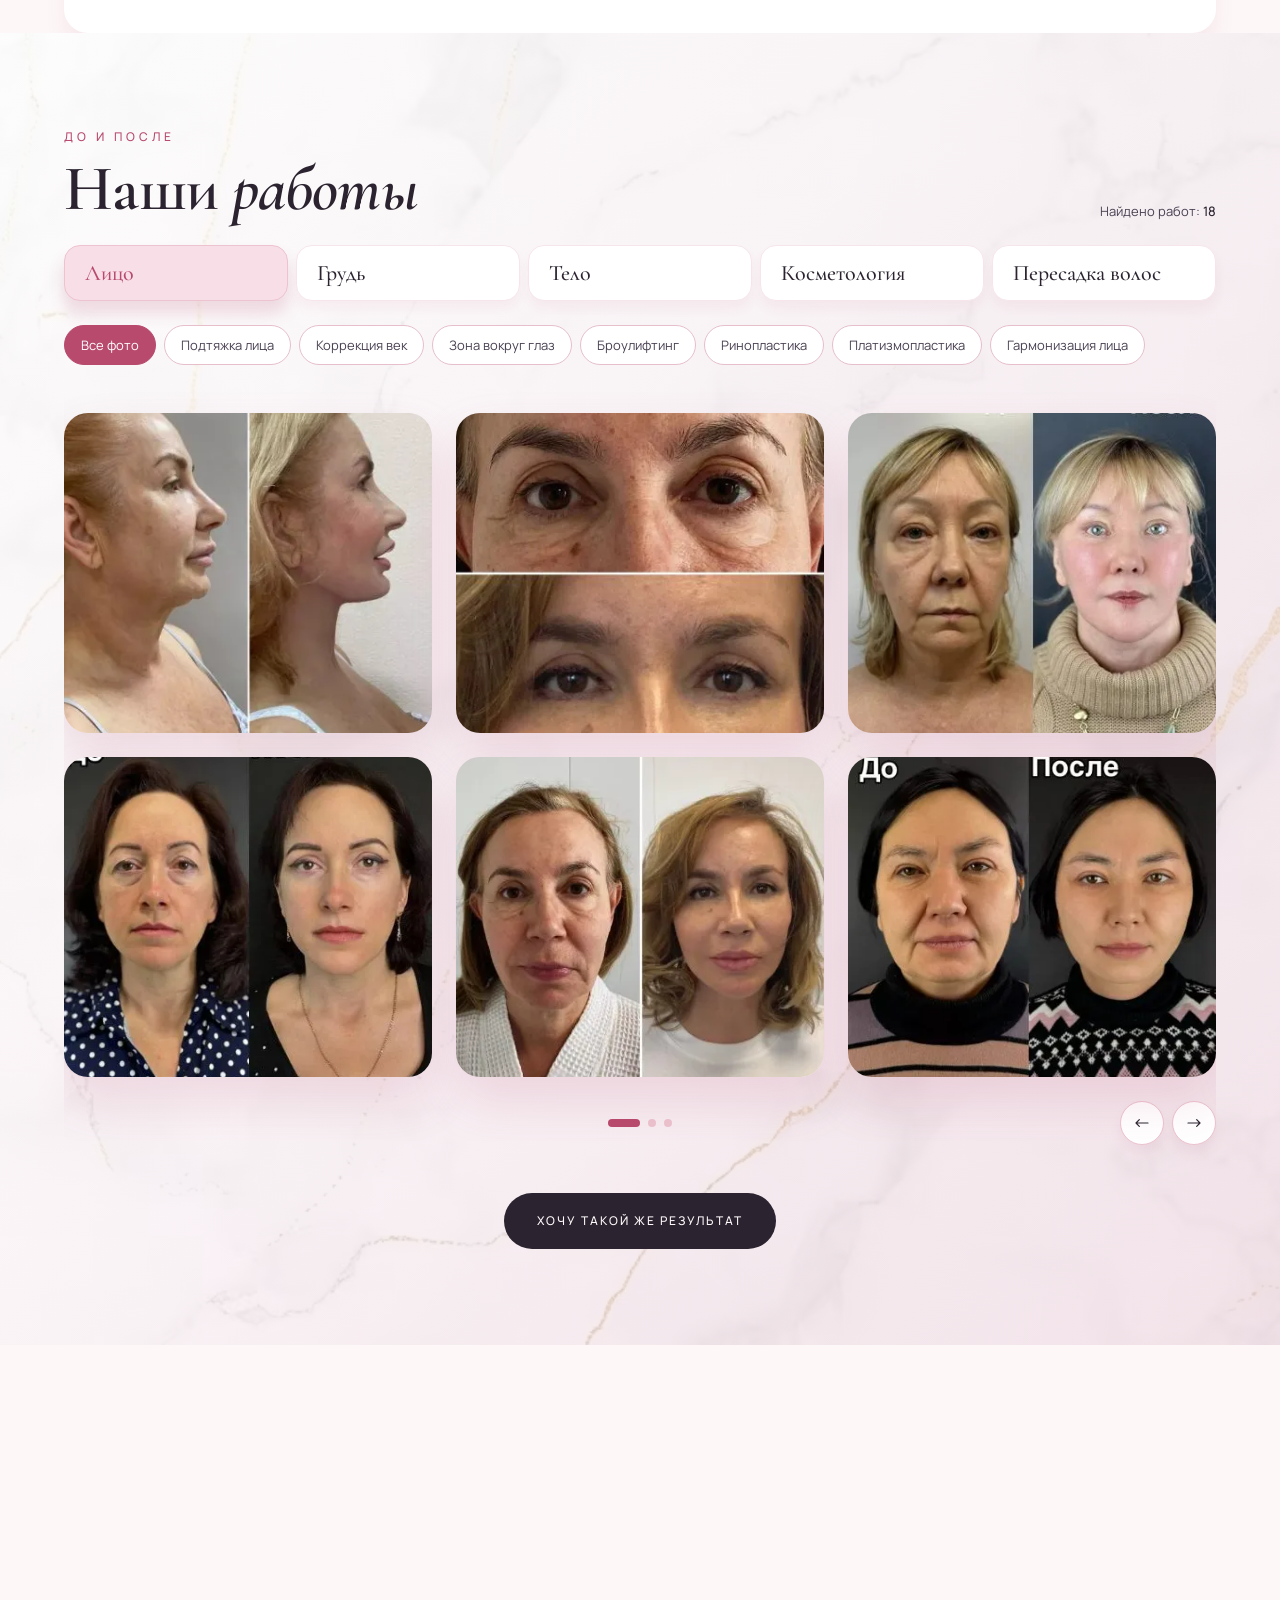
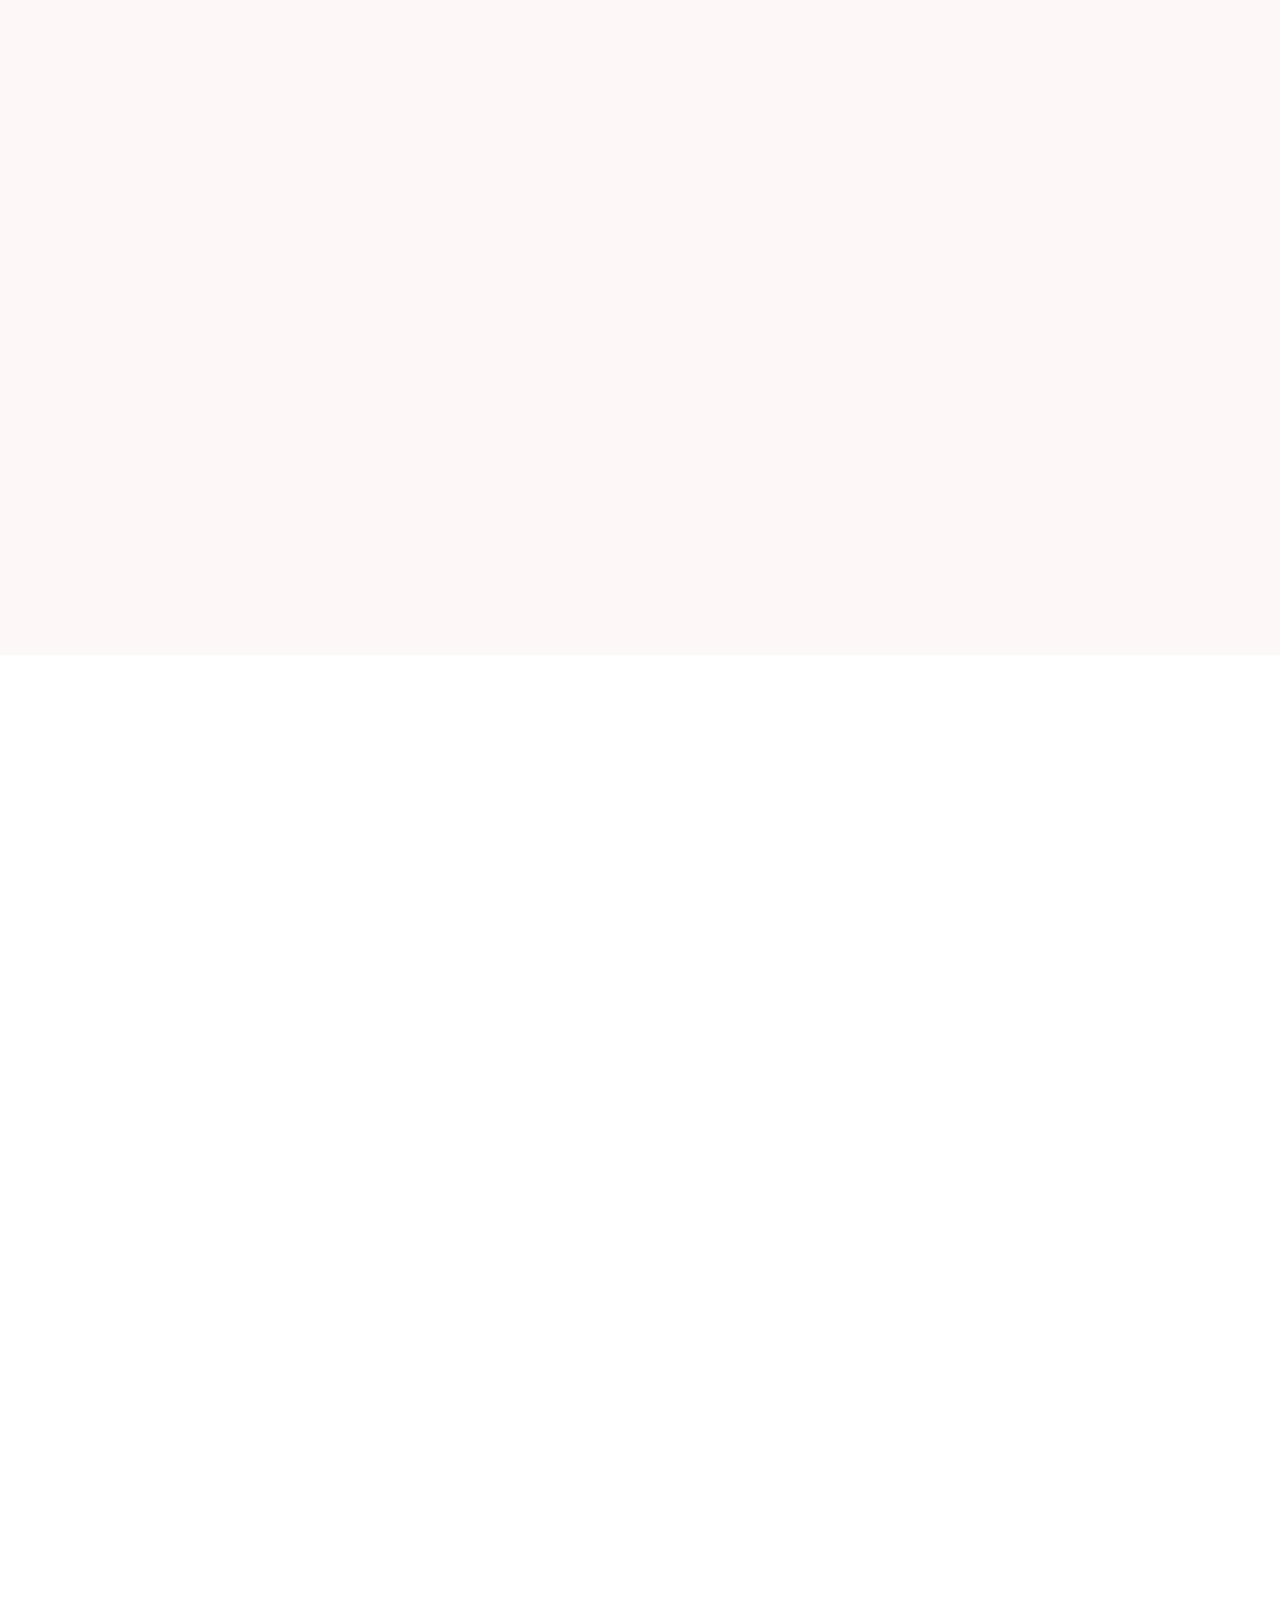
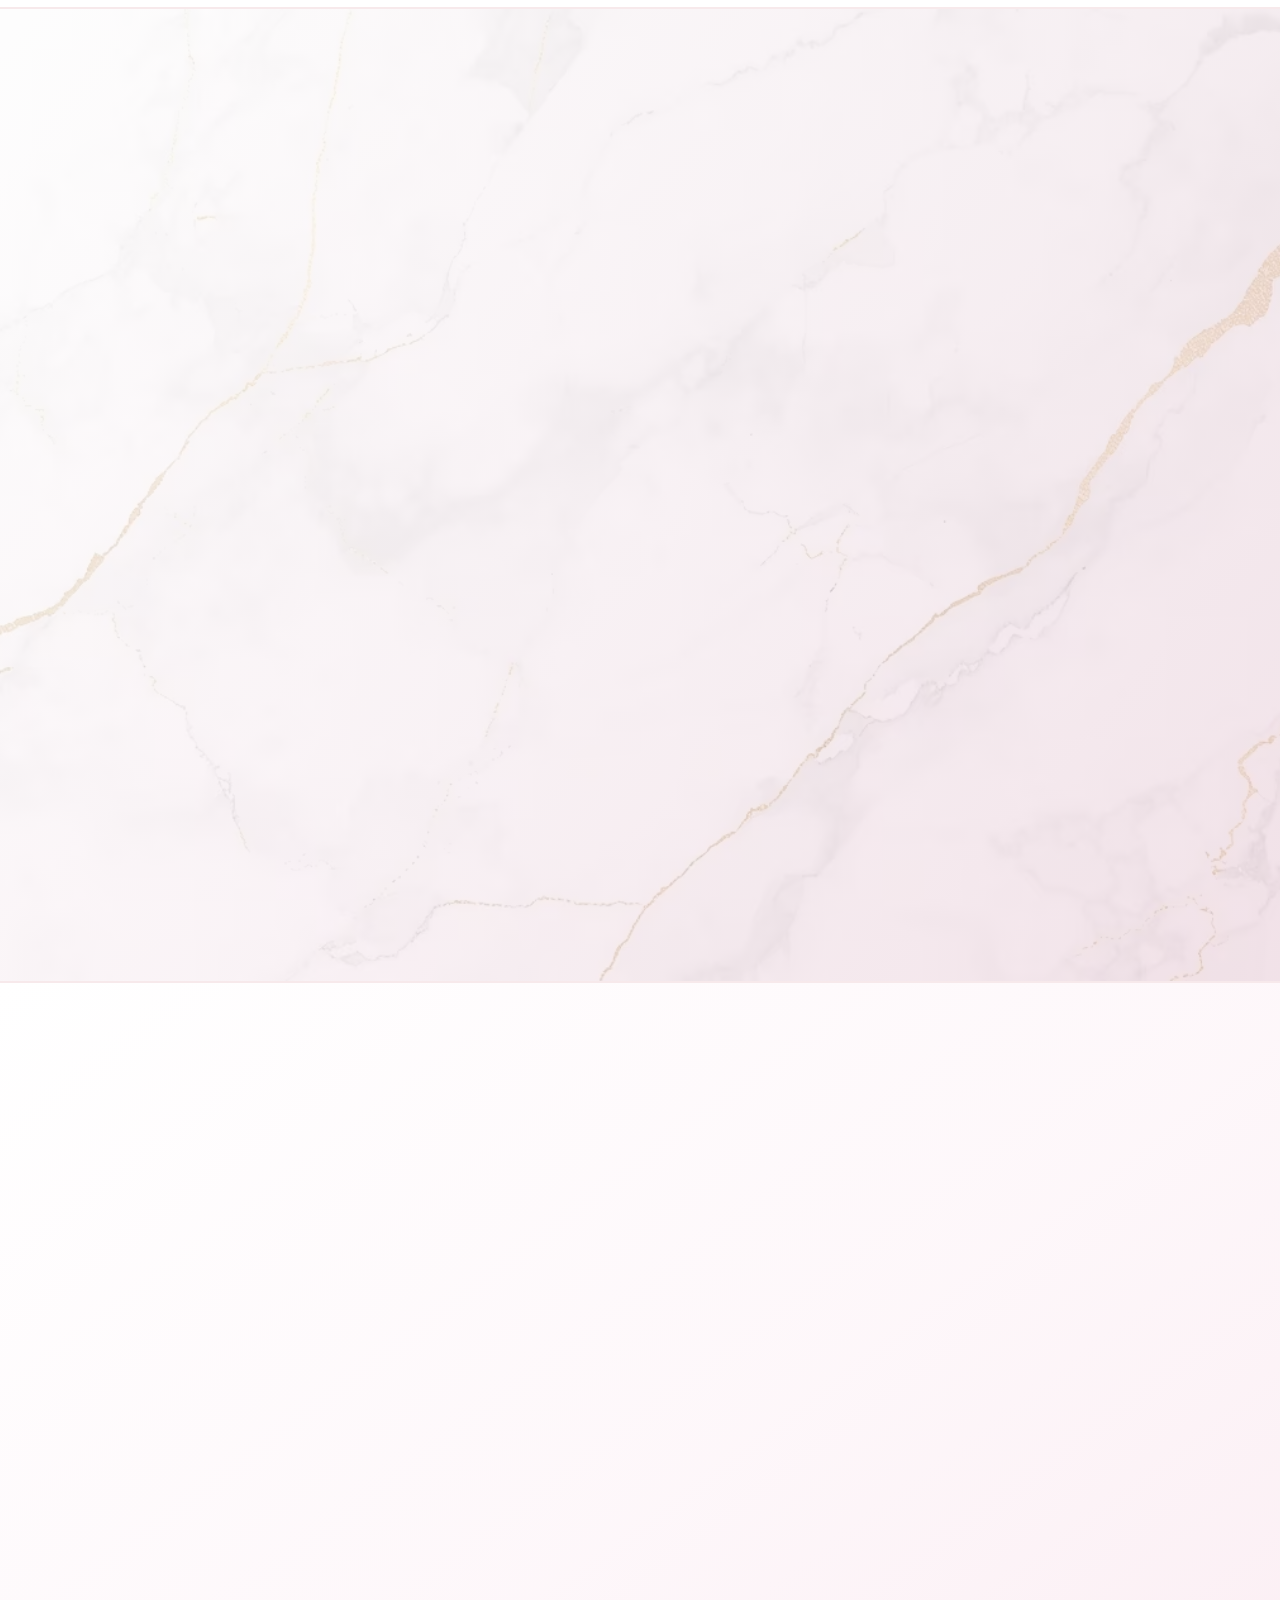
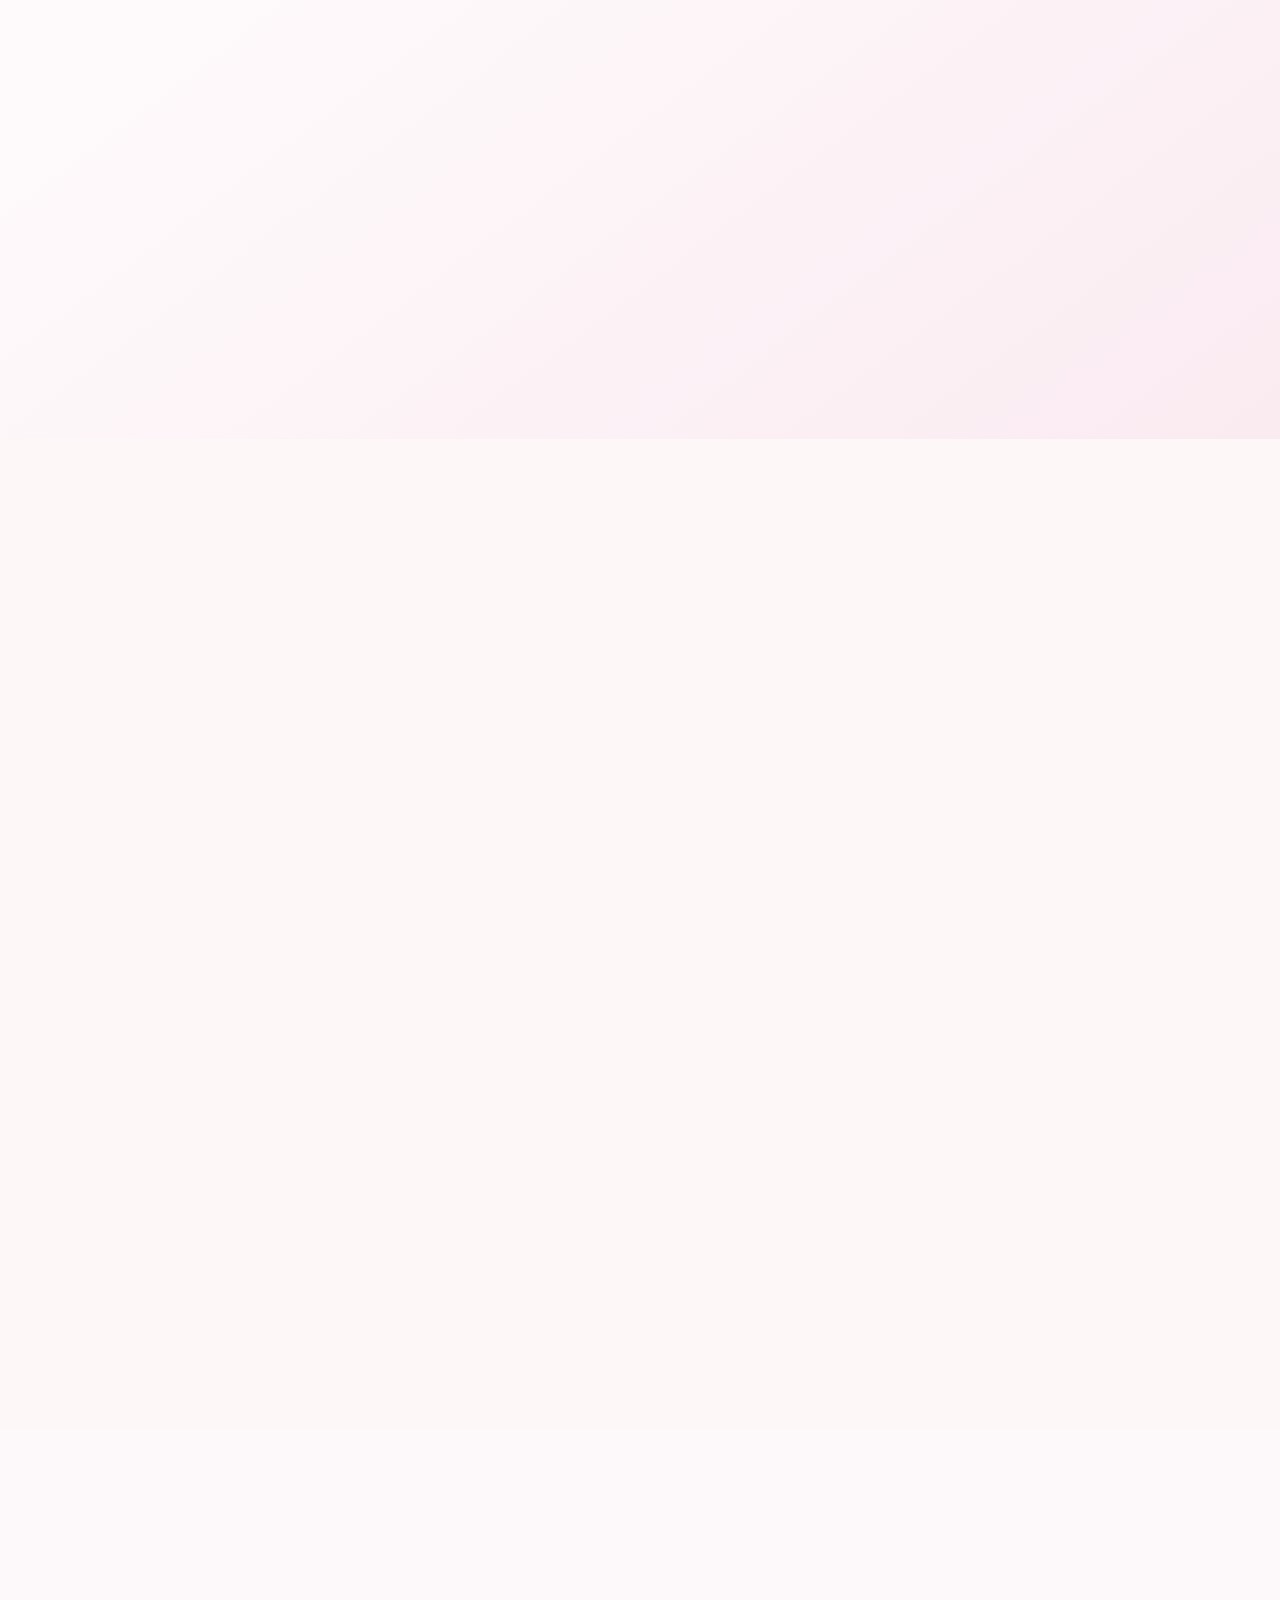
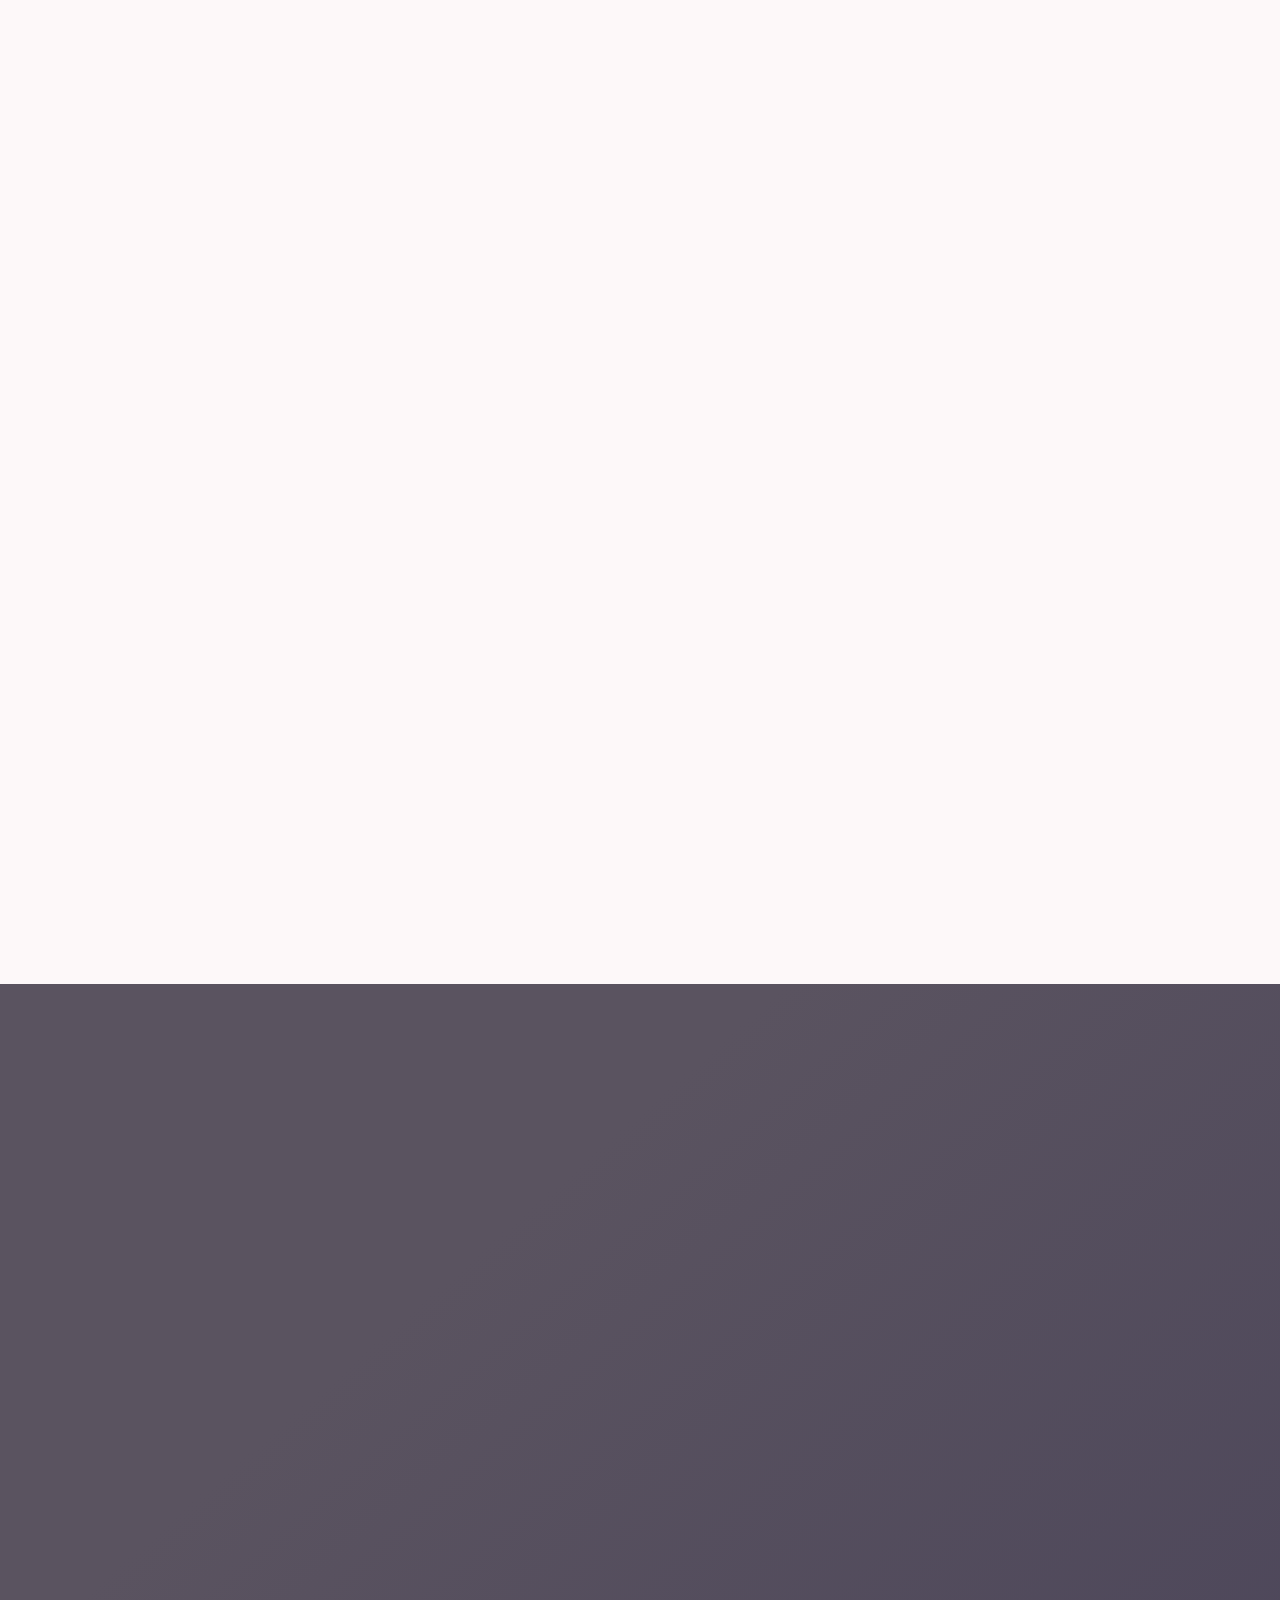
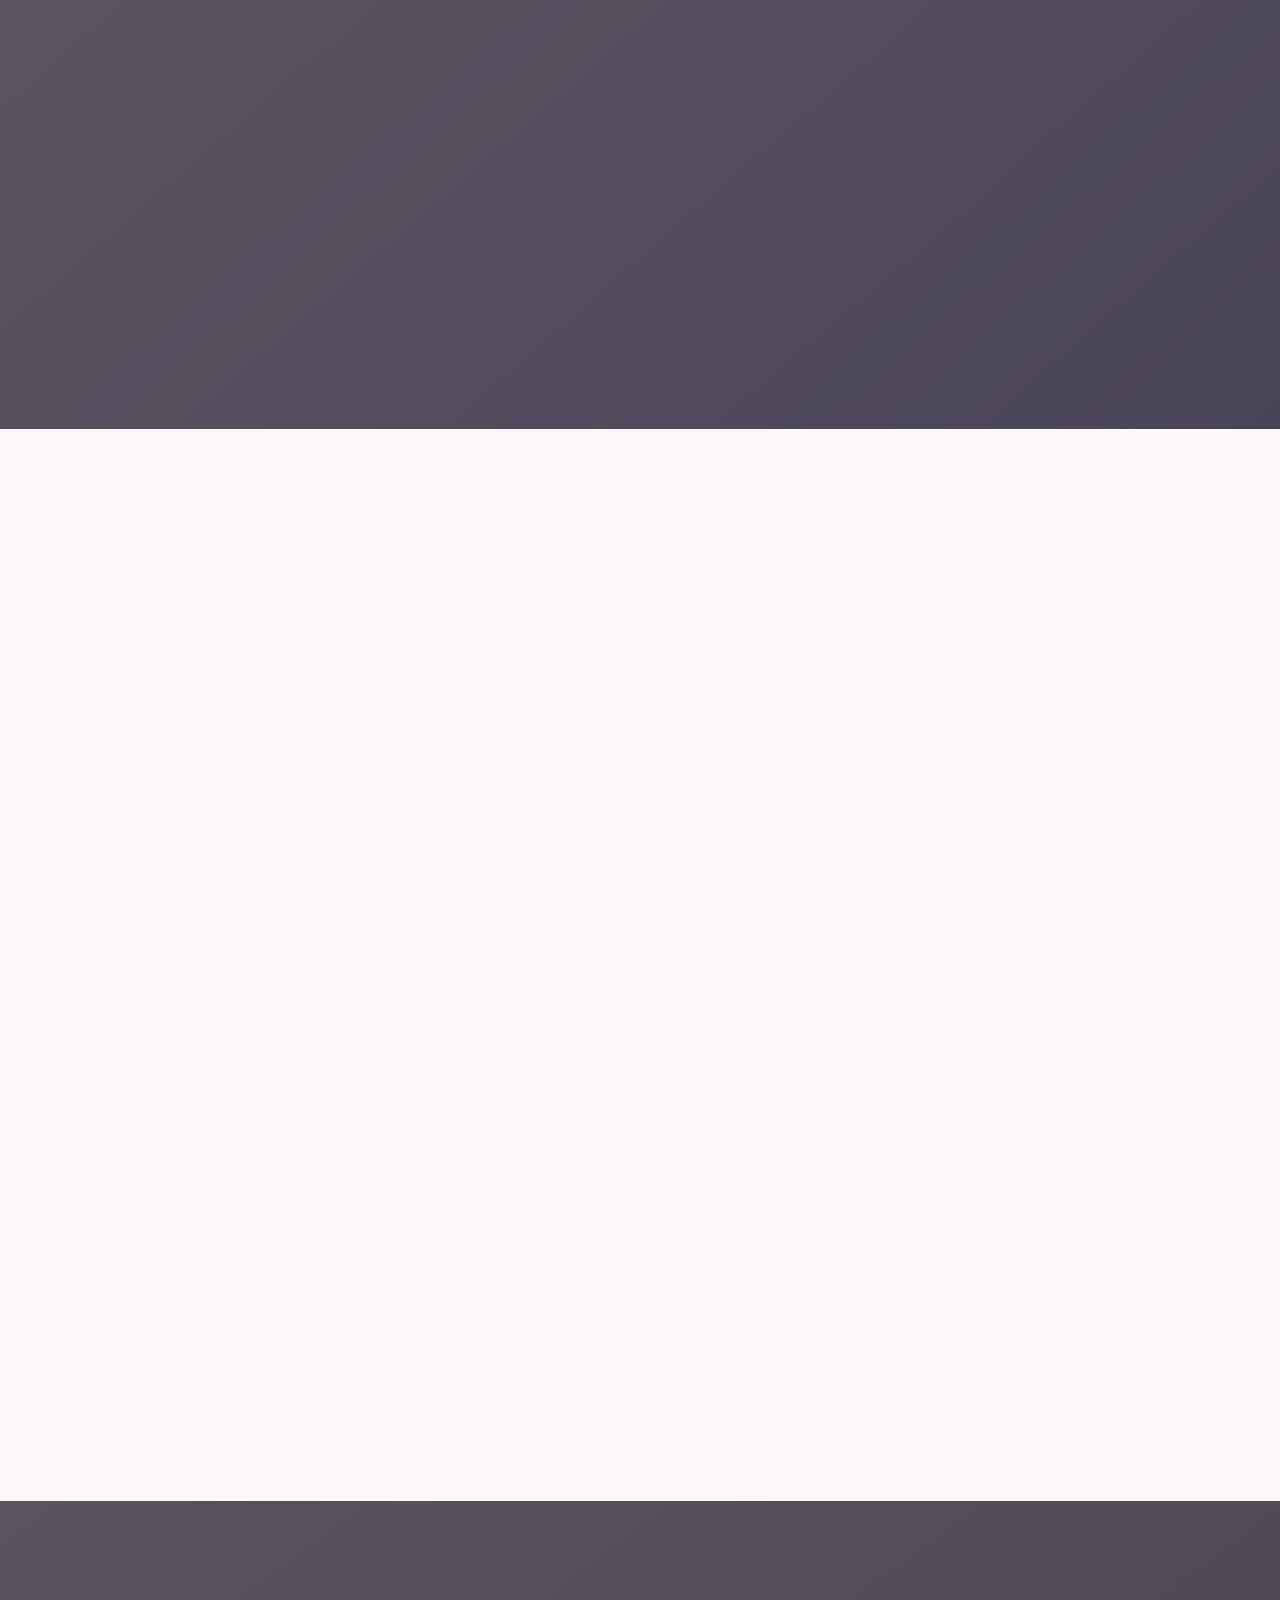
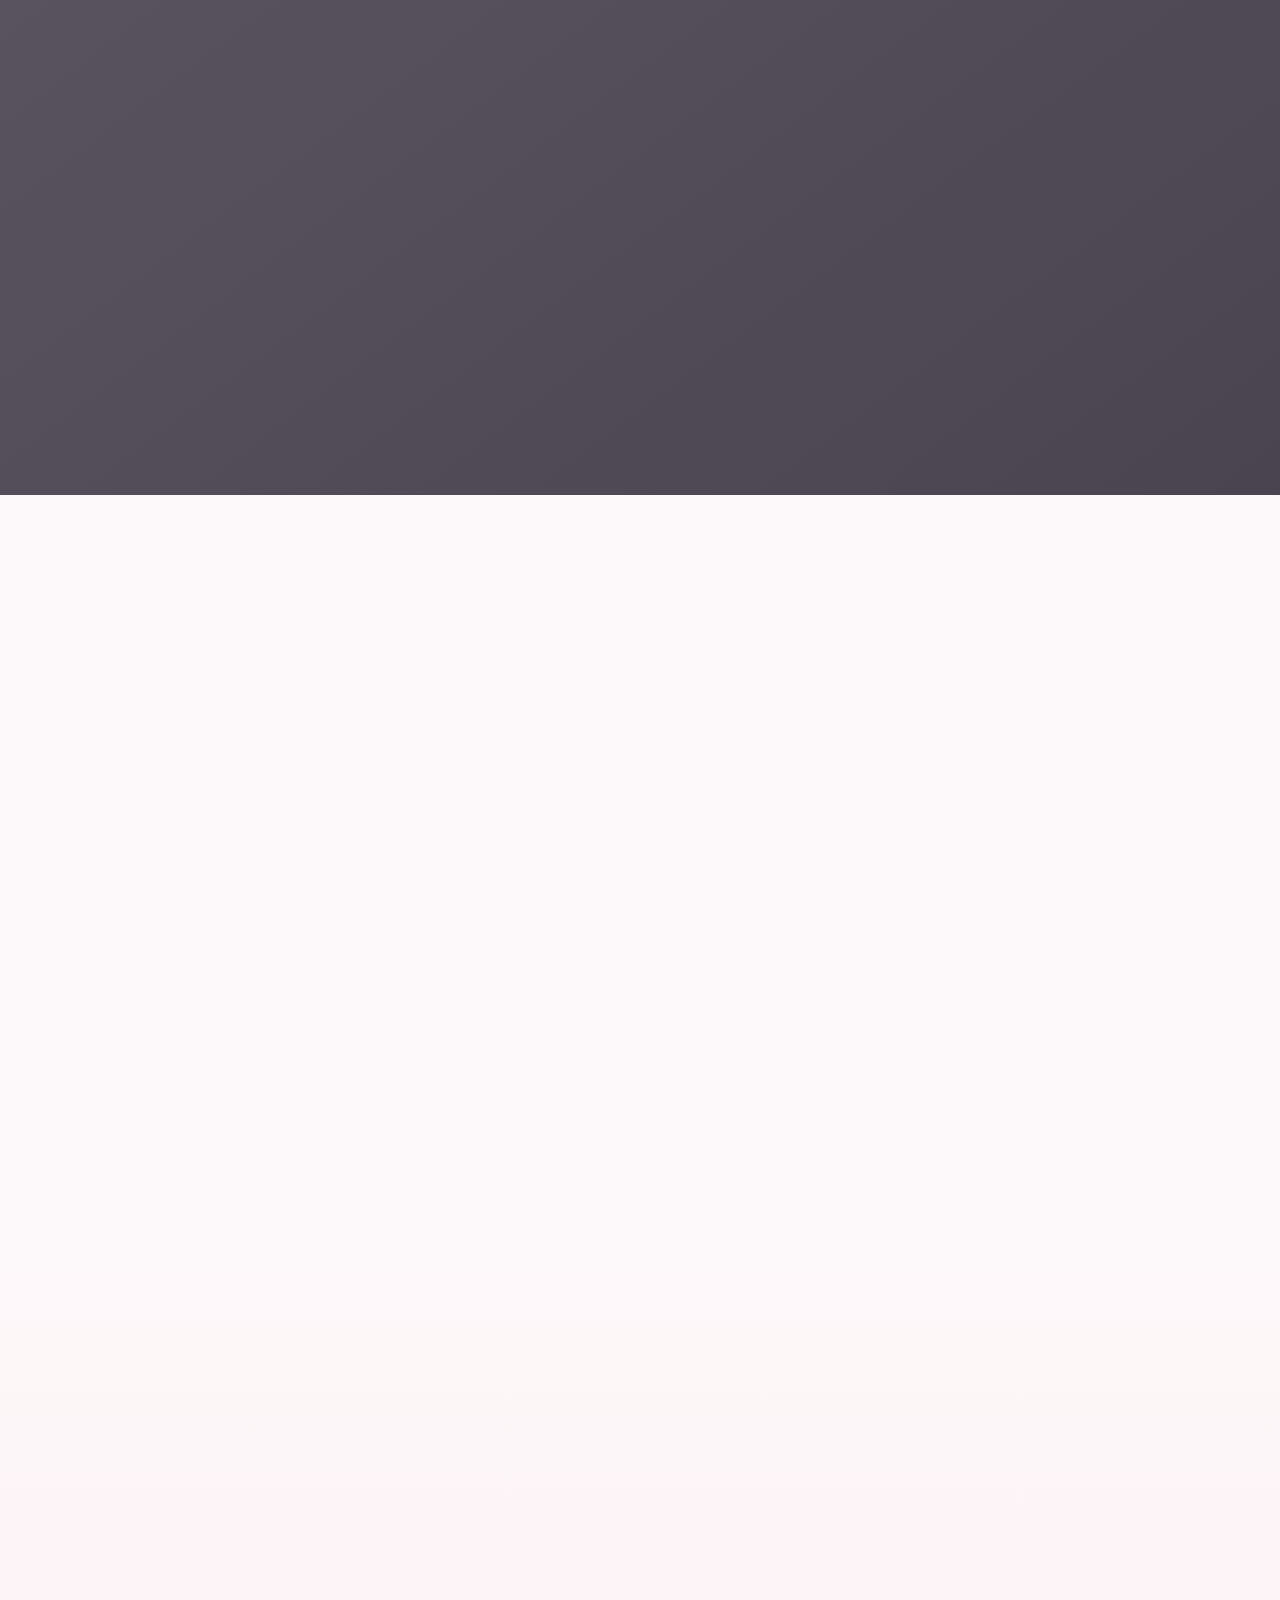
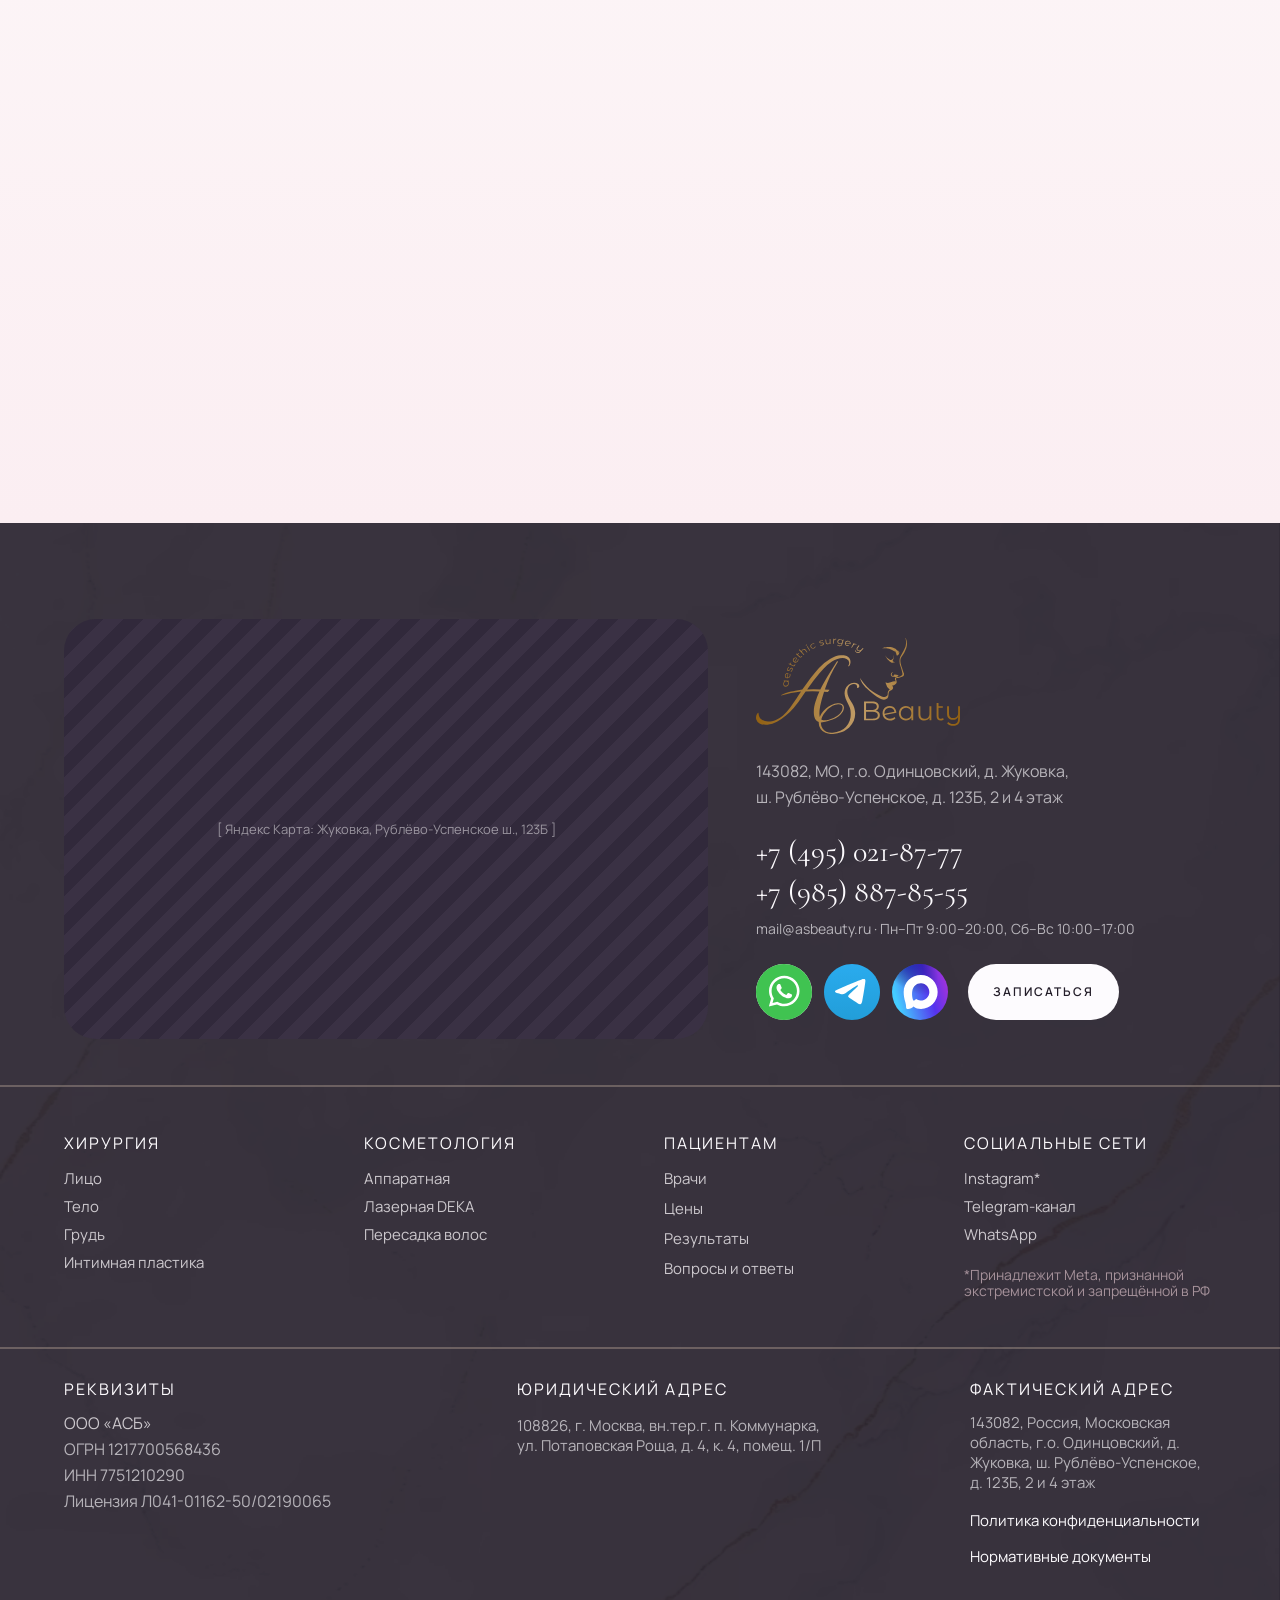
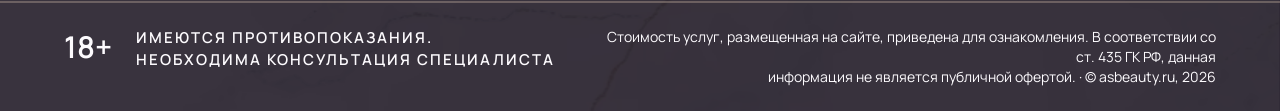
<file: service.html>
<!DOCTYPE html><html lang="ru"><head><meta name="robots" content="noindex, nofollow"><meta charset="utf-8"><meta name="viewport" content="width=device-width, initial-scale=1"><title>Круговая подтяжка лица SMAS — цены в ASBeauty</title><meta name="description" content="Круговая подтяжка лица SMAS в клинике ASBeauty: 3D-моделирование, цены от 600 000 ₽ под ключ, этапы операции, реабилитация и результаты до и после."><meta property="og:type" content="website"><meta property="og:locale" content="ru_RU"><meta property="og:site_name" content="ASBeauty"><meta property="og:title" content="Круговая подтяжка лица SMAS — цены в ASBeauty"><meta property="og:url" content="https://shodibek.github.io/ASBeauty/service.html"><meta property="og:description" content="Круговая подтяжка лица SMAS в клинике ASBeauty: 3D-моделирование, цены от 600 000 ₽ под ключ, этапы операции, реабилитация и результаты до и после."><meta property="og:image" content="https://shodibek.github.io/ASBeauty/images/hero/service-hero.webp"><meta name="twitter:card" content="summary_large_image"><meta name="twitter:title" content="Круговая подтяжка лица SMAS — цены в ASBeauty"><meta name="twitter:description" content="Круговая подтяжка лица SMAS в клинике ASBeauty: 3D-моделирование, цены от 600 000 ₽ под ключ, этапы операции, реабилитация и результаты до и после."><meta name="twitter:image" content="https://shodibek.github.io/ASBeauty/images/hero/service-hero.webp"><meta name="theme-color" content="#fdf7f7"><link rel="canonical" href="https://shodibek.github.io/ASBeauty/service.html"><link rel="icon" href="./favicon/favicon.ico" sizes="32x32"><link rel="icon" href="./favicon/favicon.svg" type="image/svg+xml"><link rel="apple-touch-icon" href="./favicon/apple-touch-icon.png"><link rel="manifest" href="./site.webmanifest"><link rel="preload" href="./fonts/manrope/manrope-cyrillic-400.woff2" as="font" type="font/woff2" crossorigin><link rel="stylesheet" href="./css/main.css?v=1795263888143"><script src="./js/main.js?v=1795263888143" defer></script><script type="application/ld+json">{"@context":"https://schema.org","@type":"MedicalClinic","name":"ASBeauty","description":"Клиника инновационной пластической хирургии и косметологии","url":"https://shodibek.github.io/ASBeauty/","logo":"https://shodibek.github.io/ASBeauty/images/logo/logo.svg","image":"https://shodibek.github.io/ASBeauty/images/hero/main-hero.webp","email":"mail@asbeauty.ru","telephone":["+74950218777","+79858878555"],"address":{"@type":"PostalAddress","streetAddress":"Рублёво-Успенское ш., 123Б","addressLocality":"Жуковка","addressRegion":"Московская область","addressCountry":"RU"},"openingHoursSpecification":[{"@type":"OpeningHoursSpecification","dayOfWeek":["Monday","Tuesday","Wednesday","Thursday","Friday"],"opens":"09:00","closes":"20:00"},{"@type":"OpeningHoursSpecification","dayOfWeek":["Saturday","Sunday"],"opens":"10:00","closes":"17:00"}],"medicalSpecialty":["PlasticSurgery","Dermatology"],"priceRange":"₽₽₽"}</script><script type="application/ld+json">{"@context":"https://schema.org","@type":"MedicalProcedure","name":"Круговая подтяжка лица SMAS","procedureType":"https://schema.org/SurgicalProcedure","bodyLocation":"Лицо и шея","howPerformed":"Подтяжка поверхностной мышечно-апоневротической системы (SMAS) с 3D-моделированием результата","offers":[{"@type":"Offer","name":"Круговая подтяжка лица SMAS","price":"600000","priceCurrency":"RUB","url":"https://shodibek.github.io/ASBeauty/service.html"},{"@type":"Offer","name":"SMAS-лифтинг нижней трети и шеи","price":"450000","priceCurrency":"RUB","url":"https://shodibek.github.io/ASBeauty/service.html"},{"@type":"Offer","name":"Подтяжка средней трети лица","price":"380000","priceCurrency":"RUB","url":"https://shodibek.github.io/ASBeauty/service.html"},{"@type":"Offer","name":"SMAS + блефаропластика","price":"760000","priceCurrency":"RUB","url":"https://shodibek.github.io/ASBeauty/service.html"},{"@type":"Offer","name":"SMAS + липофилинг лица","price":"690000","priceCurrency":"RUB","url":"https://shodibek.github.io/ASBeauty/service.html"}]}</script></head><body><header class="header js-header"><div class="header__bar"><div class="header__top"><div class="container header__top-inner"><div class="header__info"><span>Жуковка, Рублёво-Успенское ш., 123Б</span><span>Пн–Пт 9:00–20:00 · Сб–Вс 10:00–17:00</span></div><div class="header__contacts"><a class="header__contact" href="#">WhatsApp</a><a class="header__contact" href="#">Telegram</a><a class="header__contact" href="#">Макс</a><a class="header__phone" href="tel:+74950218777">+7 (495) 021-87-77</a></div></div></div><div class="container header__main"><nav class="header__nav" aria-label="Основное меню"><ul class="header__menu"><li class="header__menu-item js-header-dropdown"><button class="header__menu-link header__menu-toggle js-header-dropdown-toggle" type="button" aria-expanded="false" aria-controls="header-services"><span class="header__menu-text">Услуги</span><svg class="header__chevron" aria-hidden="true" focusable="false"><use href="./images/sprites.svg#chevron-down"></use></svg></button><div class="header__dropdown" id="header-services"><div class="header__dropdown-group"><p class="header__dropdown-title">Хирургия</p><ul class="header__dropdown-list"><li><a class="header__dropdown-link" href="service.html">Лицо</a></li><li><a class="header__dropdown-link" href="service.html">Тело</a></li><li><a class="header__dropdown-link" href="service.html">Грудь</a></li><li><a class="header__dropdown-link" href="service.html">Интимная пластика</a></li></ul></div><div class="header__dropdown-group"><p class="header__dropdown-title">Косметология</p><ul class="header__dropdown-list"><li><a class="header__dropdown-link" href="service.html">Аппаратная</a></li><li><a class="header__dropdown-link" href="service.html">Лазерная DEKA</a></li><li><a class="header__dropdown-link" href="service.html">Пересадка волос</a></li></ul></div></div></li><li class="header__menu-item"><a class="header__menu-link" href="prices.html"><span class="header__menu-text">Цены</span></a></li><li class="header__menu-item"><a class="header__menu-link" href="doctors.html"><span class="header__menu-text">Врачи</span></a></li><li class="header__menu-item"><a class="header__menu-link" href="clinic.html"><span class="header__menu-text">Клиника</span></a></li><li class="header__menu-item"><a class="header__menu-link" href="#"><span class="header__menu-text">Блог</span></a></li><li class="header__menu-item"><a class="header__menu-link" href="#"><span class="header__menu-text">Контакты</span></a></li></ul></nav><a class="logo header__logo" href="main.html" aria-label="ASBeauty — на главную"><img class="logo__image" src="./images/logo/logo.svg" width="136" height="64" alt=""></a><div class="header__actions"><form class="header__search" action="#" method="get" role="search"><label class="visually-hidden" for="header-search-input">Поиск по услугам</label><svg class="header__search-icon" aria-hidden="true" focusable="false"><use href="./images/sprites.svg#search"></use></svg><input class="header__search-input" id="header-search-input" type="search" name="q" placeholder="Поиск по услугам" autocomplete="off"></form><a class="button header__button" href="#booking">Записаться</a><button class="header__icon-button header__icon-button--search js-header-search-toggle" type="button" aria-label="Поиск" aria-expanded="false" aria-controls="header-search-panel"><svg class="header__icon" aria-hidden="true" focusable="false"><use href="./images/sprites.svg#search"></use></svg></button><a class="header__icon-button" href="tel:+74950218777" aria-label="Позвонить в клинику"><svg class="header__icon" aria-hidden="true" focusable="false"><use href="./images/sprites.svg#phone"></use></svg></a><button class="header__icon-button header__icon-button--dark js-header-burger" type="button" aria-label="Открыть меню" aria-expanded="false" aria-controls="header-mobile-menu"><svg class="header__icon header__icon--menu" aria-hidden="true" focusable="false"><use href="./images/sprites.svg#menu"></use></svg><svg class="header__icon header__icon--close" aria-hidden="true" focusable="false"><use href="./images/sprites.svg#close"></use></svg></button></div></div><div class="header__search-panel" id="header-search-panel"><div class="container"><form class="header__search header__search--panel" action="#" method="get" role="search"><label class="visually-hidden" for="header-search-panel-input">Поиск по услугам</label><svg class="header__search-icon" aria-hidden="true" focusable="false"><use href="./images/sprites.svg#search"></use></svg><input class="header__search-input" id="header-search-panel-input" type="search" name="q" placeholder="Поиск по услугам" autocomplete="off"></form></div></div></div><div class="header__mobile" id="header-mobile-menu"><nav class="header__mobile-nav" aria-label="Мобильное меню"><ul class="header__mobile-list"><li class="header__mobile-item js-header-accordion"><button class="header__mobile-link js-header-accordion-toggle" type="button" aria-expanded="false" aria-controls="header-mobile-services">Услуги<svg class="header__chevron" aria-hidden="true" focusable="false"><use href="./images/sprites.svg#chevron-down"></use></svg></button><div class="header__mobile-services" id="header-mobile-services"><div class="header__mobile-services-inner"><div class="header__mobile-services-content"><div class="header__dropdown-group"><p class="header__dropdown-title">Хирургия</p><ul class="header__dropdown-list"><li><a class="header__dropdown-link" href="service.html">Лицо</a></li><li><a class="header__dropdown-link" href="service.html">Тело</a></li><li><a class="header__dropdown-link" href="service.html">Грудь</a></li><li><a class="header__dropdown-link" href="service.html">Интимная пластика</a></li></ul></div><div class="header__dropdown-group"><p class="header__dropdown-title">Косметология</p><ul class="header__dropdown-list"><li><a class="header__dropdown-link" href="service.html">Аппаратная</a></li><li><a class="header__dropdown-link" href="service.html">Лазерная DEKA</a></li><li><a class="header__dropdown-link" href="service.html">Пересадка волос</a></li></ul></div></div></div></div></li><li class="header__mobile-item"><a class="header__mobile-link" href="prices.html">Цены</a></li><li class="header__mobile-item"><a class="header__mobile-link" href="doctors.html">Врачи</a></li><li class="header__mobile-item"><a class="header__mobile-link" href="clinic.html">Клиника</a></li><li class="header__mobile-item"><a class="header__mobile-link" href="#">Блог</a></li><li class="header__mobile-item"><a class="header__mobile-link" href="#">Контакты</a></li></ul></nav><div class="header__mobile-contacts"><a class="header__mobile-phone" href="tel:+74950218777">+7 (495) 021-87-77</a><p class="text text--s header__mobile-text">Жуковка, Рублёво-Успенское ш., 123Б</p><p class="text text--s header__mobile-text">Пн–Пт 9:00–20:00 · Сб–Вс 10:00–17:00</p><div class="header__mobile-socials"><a class="header__mobile-social" href="#" aria-label="WhatsApp"><img class="header__mobile-social-icon" src="./images/social/whatsapp.svg" width="44" height="44" alt="" loading="lazy"></a><a class="header__mobile-social" href="#" aria-label="Telegram"><img class="header__mobile-social-icon" src="./images/social/telegram.svg" width="44" height="44" alt="" loading="lazy"></a><a class="header__mobile-social" href="#" aria-label="Макс"><img class="header__mobile-social-icon" src="./images/social/max.svg" width="44" height="44" alt="" loading="lazy"></a></div><a class="button button--block header__mobile-button" href="#booking">Записаться</a></div></div></header><main><section class="service-hero" aria-labelledby="service-hero-title"><picture class="service-hero__picture"><source srcset="./images/hero/service-hero-mobile.avif" media="(max-width: 767px)" type="image/avif" width="780" height="446"><source srcset="./images/hero/service-hero-mobile.webp" media="(max-width: 767px)" type="image/webp" width="780" height="446"><source srcset="./images/hero/service-hero.avif" type="image/avif"><img class="service-hero__image" src="./images/hero/service-hero.webp" width="1920" height="1072" alt="Естественный результат круговой подтяжки лица" loading="eager" fetchpriority="high" draggable="false"></picture><div class="container service-hero__inner"><div class="service-hero__content"><p class="service-hero__eyebrow">Авторский протокол Анастасии Борисенко</p><h1 class="service-hero__title" id="service-hero-title">Лицо, которое<br> помнит <span class="service-hero__accent">себя</span></h1><p class="service-hero__lead">Круговая подтяжка лица SMAS с 3D-моделированием. Естественный результат без следов вмешательства — и восстановление под контролем хирурга.</p><div class="service-hero__offer"><p class="service-hero__price"><span class="service-hero__price-label">Под ключ</span><span class="service-hero__price-value">от 600 000 ₽</span></p><div class="service-hero__included"><p class="service-hero__included-main">Операция, наркоз, палата, наблюдение</p><p class="service-hero__included-note">Консультация и 3D-моделирование включены</p></div></div><div class="service-hero__actions"><a class="button service-hero__button" href="#booking">Получить предложение</a><a class="button button--outline-dark service-hero__button service-hero__button--outline" href="#booking">Примерить в 3D</a></div><p class="service-hero__note">5 000+ пациентов · 19 лет практики основателя</p></div><p class="service-hero__motto" aria-hidden="true">Точность · Забота · Естественность</p></div></section><nav class="breadcrumbs" aria-label="Хлебные крошки"><ol class="container breadcrumbs__list" itemscope itemtype="https://schema.org/BreadcrumbList"><li class="breadcrumbs__item" itemprop="itemListElement" itemscope itemtype="https://schema.org/ListItem"><a class="breadcrumbs__link" href="main.html" itemprop="item"><span itemprop="name">Главная</span></a><span class="breadcrumbs__separator" aria-hidden="true">›</span><meta itemprop="position" content="1"></li><li class="breadcrumbs__item" itemprop="itemListElement" itemscope itemtype="https://schema.org/ListItem"><a class="breadcrumbs__link" href="service.html" itemprop="item"><span itemprop="name">Пластическая хирургия</span></a><span class="breadcrumbs__separator" aria-hidden="true">›</span><meta itemprop="position" content="2"></li><li class="breadcrumbs__item" itemprop="itemListElement" itemscope itemtype="https://schema.org/ListItem"><a class="breadcrumbs__link" href="service.html" itemprop="item"><span itemprop="name">Лицо</span></a><span class="breadcrumbs__separator" aria-hidden="true">›</span><meta itemprop="position" content="3"></li><li class="breadcrumbs__item" itemprop="itemListElement" itemscope itemtype="https://schema.org/ListItem"><span class="breadcrumbs__current" itemprop="name" aria-current="page">Круговая подтяжка лица SMAS</span><meta itemprop="position" content="4"></li></ol></nav><nav class="service-nav" aria-label="Направления клиники"><div class="container"><ul class="service-nav__list"><li class="service-nav__item"><a class="service-nav__card is-active" href="service.html" aria-current="page"><picture class="service-nav__picture"><source srcset="./images/services/service-1.avif" type="image/avif"><img class="service-nav__image" src="./images/services/service-1.webp" width="640" height="640" alt="" loading="lazy" decoding="async" draggable="false"></picture><span class="service-nav__name">Пластическая хирургия</span></a></li><li class="service-nav__item"><a class="service-nav__card" href="service.html"><picture class="service-nav__picture"><source srcset="./images/services/service-2.avif" type="image/avif"><img class="service-nav__image" src="./images/services/service-2.webp" width="640" height="366" alt="" loading="lazy" decoding="async" draggable="false"></picture><span class="service-nav__name">Амбулаторная хирургия</span></a></li><li class="service-nav__item"><a class="service-nav__card" href="service.html"><picture class="service-nav__picture"><source srcset="./images/services/service-3.avif" type="image/avif"><img class="service-nav__image" src="./images/services/service-3.webp" width="630" height="810" alt="" loading="lazy" decoding="async" draggable="false"></picture><span class="service-nav__name">Косметология</span></a></li><li class="service-nav__item"><a class="service-nav__card" href="service.html"><picture class="service-nav__picture"><source srcset="./images/services/service-4.avif" type="image/avif"><img class="service-nav__image" src="./images/services/service-4.webp" width="640" height="640" alt="" loading="lazy" decoding="async" draggable="false"></picture><span class="service-nav__name">Реабилитация</span></a></li><li class="service-nav__item"><a class="service-nav__card" href="service.html"><picture class="service-nav__picture"><source srcset="./images/services/service-5.avif" type="image/avif"><img class="service-nav__image" src="./images/services/service-5.webp" width="640" height="397" alt="" loading="lazy" decoding="async" draggable="false"></picture><span class="service-nav__name">Консультации и диагностика</span></a></li></ul></div></nav><div class="container"><nav class="toc js-dropdown" aria-label="Содержание страницы"><div class="toc__head"><p class="eyebrow eyebrow--strong">Навигация</p><p class="toc__title">Содержание<br> страницы</p></div><button class="toc__toggle js-dropdown-toggle" type="button" aria-expanded="false" aria-controls="toc-list"><span class="toc__toggle-text"><span class="toc__toggle-label">Навигация</span><span class="toc__toggle-title">Содержание страницы</span></span><svg class="toc__toggle-icon" aria-hidden="true" focusable="false"><use href="./images/sprites.svg#chevron-down"></use></svg></button><div class="toc__panel"><div class="toc__inner"><ol class="toc__list" id="toc-list"><li class="toc__item"><a class="toc__link js-dropdown-option" href="#stages"><span class="toc__number">01</span><span class="toc__text">Этапы операции</span></a></li><li class="toc__item"><a class="toc__link js-dropdown-option" href="#price"><span class="toc__number">02</span><span class="toc__text">Стоимость операции</span></a></li><li class="toc__item"><a class="toc__link js-dropdown-option" href="#included"><span class="toc__number">03</span><span class="toc__text">Что входит в стоимость</span></a></li><li class="toc__item"><a class="toc__link js-dropdown-option" href="#indications"><span class="toc__number">04</span><span class="toc__text">Показания</span></a></li><li class="toc__item"><a class="toc__link js-dropdown-option" href="#contraindications"><span class="toc__number">05</span><span class="toc__text">Противопоказания</span></a></li><li class="toc__item"><a class="toc__link js-dropdown-option" href="#rehab"><span class="toc__number">06</span><span class="toc__text">Период реабилитации</span></a></li><li class="toc__item"><a class="toc__link js-dropdown-option" href="#works"><span class="toc__number">07</span><span class="toc__text">Результаты до и после</span></a></li><li class="toc__item"><a class="toc__link js-dropdown-option" href="#doctors"><span class="toc__number">08</span><span class="toc__text">Хирурги направления</span></a></li><li class="toc__item"><a class="toc__link js-dropdown-option" href="#faq"><span class="toc__number">09</span><span class="toc__text">Частые вопросы</span></a></li><li class="toc__item"><a class="toc__link js-dropdown-option" href="#booking"><span class="toc__number">10</span><span class="toc__text">Запись на консультацию</span></a></li></ol></div></div></nav></div><section class="works js-works" id="works" aria-labelledby="works-title" data-page-size="6" data-mobile-step="2"><div class="container"><div class="works__head"><div class="works__heading"><p class="eyebrow eyebrow--strong">До и после</p><h2 class="h2 works__title" id="works-title"><span class="works__word works__word--first">Наши</span> <span class="works__word works__word--second">работы</span></h2></div><p class="works__found">Найдено работ: <span class="works__found-count js-works-count">18</span></p></div><div class="works__filters"><div class="works__tabs" role="group" aria-label="Направления"><button class="works__tab js-works-tab is-active" type="button" aria-pressed="true" aria-controls="works-panel-face" data-value="face">Лицо</button><button class="works__tab js-works-tab" type="button" aria-pressed="false" aria-controls="works-panel-breast" data-value="breast">Грудь</button><button class="works__tab js-works-tab" type="button" aria-pressed="false" aria-controls="works-panel-body" data-value="body">Тело</button><button class="works__tab js-works-tab" type="button" aria-pressed="false" aria-controls="works-panel-cosmetology" data-value="cosmetology">Косметология</button><button class="works__tab js-works-tab" type="button" aria-pressed="false" aria-controls="works-panel-hair" data-value="hair">Пересадка волос</button></div><div class="dropdown works__select js-dropdown js-works-select"><button class="dropdown__toggle works__select-toggle js-dropdown-toggle" type="button" aria-expanded="false" aria-controls="works-select-list" aria-label="Выбрать направление"><span class="works__select-value js-dropdown-label"><span>Лицо</span><span class="works__select-count">18</span></span><svg class="dropdown__icon works__select-icon" aria-hidden="true" focusable="false"><use href="./images/sprites.svg#chevron-down"></use></svg></button><div class="dropdown__panel"><div class="dropdown__inner"><ul class="dropdown__list" id="works-select-list" role="listbox"><li><button class="dropdown__option js-dropdown-option is-active" type="button" role="option" aria-selected="true" data-value="face"><span class="works__select-option js-dropdown-option-label"><span>Лицо</span><span class="works__select-count">18</span></span></button></li><li><button class="dropdown__option js-dropdown-option" type="button" role="option" aria-selected="false" data-value="breast"><span class="works__select-option js-dropdown-option-label"><span>Грудь</span><span class="works__select-count">0</span></span></button></li><li><button class="dropdown__option js-dropdown-option" type="button" role="option" aria-selected="false" data-value="body"><span class="works__select-option js-dropdown-option-label"><span>Тело</span><span class="works__select-count">0</span></span></button></li><li><button class="dropdown__option js-dropdown-option" type="button" role="option" aria-selected="false" data-value="cosmetology"><span class="works__select-option js-dropdown-option-label"><span>Косметология</span><span class="works__select-count">1</span></span></button></li><li><button class="dropdown__option js-dropdown-option" type="button" role="option" aria-selected="false" data-value="hair"><span class="works__select-option js-dropdown-option-label"><span>Пересадка волос</span><span class="works__select-count">11</span></span></button></li></ul></div></div></div><div class="works__chips js-works-chips" data-category="face"><button class="chip works__chip js-works-chip is-active" type="button" aria-pressed="true" data-value="all">Все фото</button><button class="chip works__chip js-works-chip" type="button" aria-pressed="false" data-value="Подтяжка лица">Подтяжка лица</button><button class="chip works__chip js-works-chip" type="button" aria-pressed="false" data-value="Коррекция век">Коррекция век</button><button class="chip works__chip js-works-chip" type="button" aria-pressed="false" data-value="Зона вокруг глаз">Зона вокруг глаз</button><button class="chip works__chip js-works-chip" type="button" aria-pressed="false" data-value="Броулифтинг">Броулифтинг</button><button class="chip works__chip js-works-chip" type="button" aria-pressed="false" data-value="Ринопластика">Ринопластика</button><button class="chip works__chip js-works-chip" type="button" aria-pressed="false" data-value="Платизмопластика">Платизмопластика</button><button class="chip works__chip js-works-chip" type="button" aria-pressed="false" data-value="Гармонизация лица">Гармонизация лица</button></div><div class="works__chips js-works-chips" data-category="breast" hidden><button class="chip works__chip js-works-chip is-active" type="button" aria-pressed="true" data-value="all">Все фото</button></div><div class="works__chips js-works-chips" data-category="body" hidden><button class="chip works__chip js-works-chip is-active" type="button" aria-pressed="true" data-value="all">Все фото</button></div><div class="works__chips js-works-chips" data-category="cosmetology" hidden><button class="chip works__chip js-works-chip is-active" type="button" aria-pressed="true" data-value="all">Все фото</button></div><div class="works__chips js-works-chips" data-category="hair" hidden><button class="chip works__chip js-works-chip is-active" type="button" aria-pressed="true" data-value="all">Все фото</button></div></div><div class="works__panel js-works-panel" id="works-panel-face" data-category="face"><div class="swiper works__slider"><ul class="swiper-wrapper works__pages js-works-pages" aria-live="polite"><li class="swiper-slide works__page"><ul class="works__grid"><li class="works__item js-works-item" data-sub="Подтяжка лица" data-index="0"><a class="works__link js-works-link" href="./images/works/work-1.webp" aria-label="Подтяжка лица — открыть фото до и после"><img class="works__image" src="./images/works/work-1.webp" width="391" height="391" alt="Подтяжка лица — фото до и после" loading="lazy" decoding="async" draggable="false"></a></li><li class="works__item js-works-item" data-sub="Коррекция век" data-index="1"><a class="works__link js-works-link" href="./images/works/work-2.webp" aria-label="Коррекция век — открыть фото до и после"><img class="works__image" src="./images/works/work-2.webp" width="389" height="389" alt="Коррекция век — фото до и после" loading="lazy" decoding="async" draggable="false"></a></li><li class="works__item js-works-item" data-sub="Подтяжка лица" data-index="2"><a class="works__link js-works-link" href="./images/works/work-3.webp" aria-label="Подтяжка лица — открыть фото до и после"><img class="works__image" src="./images/works/work-3.webp" width="396" height="398" alt="Подтяжка лица — фото до и после" loading="lazy" decoding="async" draggable="false"></a></li><li class="works__item js-works-item" data-sub="Зона вокруг глаз" data-index="3"><a class="works__link js-works-link" href="./images/works/work-4.webp" aria-label="Зона вокруг глаз — открыть фото до и после"><img class="works__image" src="./images/works/work-4.webp" width="396" height="397" alt="Зона вокруг глаз — фото до и после" loading="lazy" decoding="async" draggable="false"></a></li><li class="works__item js-works-item" data-sub="Подтяжка лица" data-index="4"><a class="works__link js-works-link" href="./images/works/work-5.webp" aria-label="Подтяжка лица — открыть фото до и после"><img class="works__image" src="./images/works/work-5.webp" width="390" height="392" alt="Подтяжка лица — фото до и после" loading="lazy" decoding="async" draggable="false"></a></li><li class="works__item js-works-item" data-sub="Подтяжка лица" data-index="5"><a class="works__link js-works-link" href="./images/works/work-6.webp" aria-label="Подтяжка лица — открыть фото до и после"><img class="works__image" src="./images/works/work-6.webp" width="415" height="373" alt="Подтяжка лица — фото до и после" loading="lazy" decoding="async" draggable="false"></a></li></ul></li><li class="swiper-slide works__page"><ul class="works__grid"><li class="works__item js-works-item" data-sub="Коррекция век" data-index="6"><a class="works__link js-works-link" href="./images/works/blepharoplasty-1.webp" aria-label="Коррекция век — открыть фото до и после"><img class="works__image" src="./images/works/blepharoplasty-1.webp" width="1080" height="1080" alt="Коррекция век — фото до и после" loading="lazy" decoding="async" draggable="false"></a></li><li class="works__item js-works-item" data-sub="Коррекция век" data-index="7"><a class="works__link js-works-link" href="./images/works/blepharoplasty-2.webp" aria-label="Коррекция век — открыть фото до и после"><img class="works__image" src="./images/works/blepharoplasty-2.webp" width="1080" height="1080" alt="Коррекция век — фото до и после" loading="lazy" decoding="async" draggable="false"></a></li><li class="works__item js-works-item" data-sub="Коррекция век" data-index="8"><a class="works__link js-works-link" href="./images/works/blepharoplasty-3.webp" aria-label="Коррекция век — открыть фото до и после"><img class="works__image" src="./images/works/blepharoplasty-3.webp" width="1080" height="1080" alt="Коррекция век — фото до и после" loading="lazy" decoding="async" draggable="false"></a></li><li class="works__item js-works-item" data-sub="Коррекция век" data-index="9"><a class="works__link js-works-link" href="./images/works/blepharoplasty-4.webp" aria-label="Коррекция век — открыть фото до и после"><img class="works__image" src="./images/works/blepharoplasty-4.webp" width="1080" height="1080" alt="Коррекция век — фото до и после" loading="lazy" decoding="async" draggable="false"></a></li><li class="works__item js-works-item" data-sub="Коррекция век" data-index="10"><a class="works__link js-works-link" href="./images/works/blepharoplasty-5.webp" aria-label="Коррекция век — открыть фото до и после"><img class="works__image" src="./images/works/blepharoplasty-5.webp" width="1080" height="1080" alt="Коррекция век — фото до и после" loading="lazy" decoding="async" draggable="false"></a></li><li class="works__item js-works-item" data-sub="Коррекция век" data-index="11"><a class="works__link js-works-link" href="./images/works/blepharoplasty-6.webp" aria-label="Коррекция век — открыть фото до и после"><img class="works__image" src="./images/works/blepharoplasty-6.webp" width="1080" height="1080" alt="Коррекция век — фото до и после" loading="lazy" decoding="async" draggable="false"></a></li></ul></li><li class="swiper-slide works__page"><ul class="works__grid"><li class="works__item js-works-item" data-sub="Коррекция век" data-index="12"><a class="works__link js-works-link" href="./images/works/blepharoplasty-7.webp" aria-label="Коррекция век — открыть фото до и после"><img class="works__image" src="./images/works/blepharoplasty-7.webp" width="1080" height="1080" alt="Коррекция век — фото до и после" loading="lazy" decoding="async" draggable="false"></a></li><li class="works__item js-works-item" data-sub="Подтяжка лица" data-index="13"><a class="works__link js-works-link" href="./images/works/smas-lifting-1.webp" aria-label="Подтяжка лица — открыть фото до и после"><img class="works__image" src="./images/works/smas-lifting-1.webp" width="1080" height="1080" alt="Подтяжка лица — фото до и после" loading="lazy" decoding="async" draggable="false"></a></li><li class="works__item js-works-item" data-sub="Платизмопластика" data-index="14"><a class="works__link js-works-link" href="./images/works/platysmaplasty-1.webp" aria-label="Платизмопластика — открыть фото до и после"><img class="works__image" src="./images/works/platysmaplasty-1.webp" width="1080" height="1080" alt="Платизмопластика — фото до и после" loading="lazy" decoding="async" draggable="false"></a></li><li class="works__item js-works-item" data-sub="Гармонизация лица" data-index="15"><a class="works__link js-works-link" href="./images/works/face-harmonization-1.webp" aria-label="Гармонизация лица — открыть фото до и после"><img class="works__image" src="./images/works/face-harmonization-1.webp" width="1080" height="972" alt="Гармонизация лица — фото до и после" loading="lazy" decoding="async" draggable="false"></a></li><li class="works__item js-works-item" data-sub="Гармонизация лица" data-index="16"><a class="works__link js-works-link" href="./images/works/face-harmonization-2.webp" aria-label="Гармонизация лица — открыть фото до и после"><img class="works__image" src="./images/works/face-harmonization-2.webp" width="1080" height="1080" alt="Гармонизация лица — фото до и после" loading="lazy" decoding="async" draggable="false"></a></li><li class="works__item js-works-item" data-sub="Зона вокруг глаз" data-index="17"><a class="works__link js-works-link" href="./images/works/eye-area-1.webp" aria-label="Зона вокруг глаз — открыть фото до и после"><img class="works__image" src="./images/works/eye-area-1.webp" width="1080" height="1080" alt="Зона вокруг глаз — фото до и после" loading="lazy" decoding="async" draggable="false"></a></li></ul></li></ul></div><div class="slider-nav works__nav"><div class="slider-nav__dots js-slider-dots"></div><div class="slider-nav__arrows"><button class="slider-nav__arrow slider-nav__arrow--prev js-slider-prev" type="button" aria-label="Назад"><svg class="slider-nav__arrow-icon" aria-hidden="true" focusable="false"><use href="./images/sprites.svg#arrow-right"></use></svg></button><button class="slider-nav__arrow js-slider-next" type="button" aria-label="Вперёд"><svg class="slider-nav__arrow-icon" aria-hidden="true" focusable="false"><use href="./images/sprites.svg#arrow-right"></use></svg></button></div></div></div><div class="works__panel js-works-panel" id="works-panel-breast" data-category="breast" hidden></div><div class="works__panel js-works-panel" id="works-panel-body" data-category="body" hidden></div><div class="works__panel js-works-panel" id="works-panel-cosmetology" data-category="cosmetology" hidden><div class="swiper works__slider"><ul class="swiper-wrapper works__pages js-works-pages" aria-live="polite"><li class="swiper-slide works__page"><ul class="works__grid"><li class="works__item js-works-item" data-sub="Омоложение кистей рук" data-index="0"><a class="works__link js-works-link" href="./images/works/hands-1.webp" aria-label="Омоложение кистей рук — открыть фото до и после"><img class="works__image" src="./images/works/hands-1.webp" width="1080" height="1080" alt="Омоложение кистей рук — фото до и после" loading="lazy" decoding="async" draggable="false"></a></li></ul></li></ul></div><div class="slider-nav works__nav" hidden><div class="slider-nav__dots js-slider-dots"></div><div class="slider-nav__arrows"><button class="slider-nav__arrow slider-nav__arrow--prev js-slider-prev" type="button" aria-label="Назад"><svg class="slider-nav__arrow-icon" aria-hidden="true" focusable="false"><use href="./images/sprites.svg#arrow-right"></use></svg></button><button class="slider-nav__arrow js-slider-next" type="button" aria-label="Вперёд"><svg class="slider-nav__arrow-icon" aria-hidden="true" focusable="false"><use href="./images/sprites.svg#arrow-right"></use></svg></button></div></div></div><div class="works__panel js-works-panel" id="works-panel-hair" data-category="hair" hidden><div class="swiper works__slider"><ul class="swiper-wrapper works__pages js-works-pages" aria-live="polite"><li class="swiper-slide works__page"><ul class="works__grid"><li class="works__item js-works-item" data-sub="Пересадка волос" data-index="0"><a class="works__link js-works-link" href="./images/works/hair-transplant-1.webp" aria-label="Пересадка волос — открыть фото до и после"><img class="works__image" src="./images/works/hair-transplant-1.webp" width="1080" height="608" alt="Пересадка волос — фото до и после" loading="lazy" decoding="async" draggable="false"></a></li><li class="works__item js-works-item" data-sub="Пересадка волос" data-index="1"><a class="works__link js-works-link" href="./images/works/hair-transplant-2.webp" aria-label="Пересадка волос — открыть фото до и после"><img class="works__image" src="./images/works/hair-transplant-2.webp" width="1080" height="608" alt="Пересадка волос — фото до и после" loading="lazy" decoding="async" draggable="false"></a></li><li class="works__item js-works-item" data-sub="Пересадка волос" data-index="2"><a class="works__link js-works-link" href="./images/works/hair-transplant-3.webp" aria-label="Пересадка волос — открыть фото до и после"><img class="works__image" src="./images/works/hair-transplant-3.webp" width="1080" height="608" alt="Пересадка волос — фото до и после" loading="lazy" decoding="async" draggable="false"></a></li><li class="works__item js-works-item" data-sub="Пересадка волос" data-index="3"><a class="works__link js-works-link" href="./images/works/hair-transplant-4.webp" aria-label="Пересадка волос — открыть фото до и после"><img class="works__image" src="./images/works/hair-transplant-4.webp" width="1080" height="608" alt="Пересадка волос — фото до и после" loading="lazy" decoding="async" draggable="false"></a></li><li class="works__item js-works-item" data-sub="Пересадка волос" data-index="4"><a class="works__link js-works-link" href="./images/works/hair-transplant-5.webp" aria-label="Пересадка волос — открыть фото до и после"><img class="works__image" src="./images/works/hair-transplant-5.webp" width="1080" height="608" alt="Пересадка волос — фото до и после" loading="lazy" decoding="async" draggable="false"></a></li><li class="works__item js-works-item" data-sub="Пересадка волос" data-index="5"><a class="works__link js-works-link" href="./images/works/hair-transplant-6.webp" aria-label="Пересадка волос — открыть фото до и после"><img class="works__image" src="./images/works/hair-transplant-6.webp" width="1080" height="608" alt="Пересадка волос — фото до и после" loading="lazy" decoding="async" draggable="false"></a></li></ul></li><li class="swiper-slide works__page"><ul class="works__grid"><li class="works__item js-works-item" data-sub="Пересадка волос" data-index="6"><a class="works__link js-works-link" href="./images/works/hair-transplant-7.webp" aria-label="Пересадка волос — открыть фото до и после"><img class="works__image" src="./images/works/hair-transplant-7.webp" width="1080" height="608" alt="Пересадка волос — фото до и после" loading="lazy" decoding="async" draggable="false"></a></li><li class="works__item js-works-item" data-sub="Пересадка волос" data-index="7"><a class="works__link js-works-link" href="./images/works/hair-transplant-8.webp" aria-label="Пересадка волос — открыть фото до и после"><img class="works__image" src="./images/works/hair-transplant-8.webp" width="1080" height="608" alt="Пересадка волос — фото до и после" loading="lazy" decoding="async" draggable="false"></a></li><li class="works__item js-works-item" data-sub="Пересадка волос" data-index="8"><a class="works__link js-works-link" href="./images/works/hair-transplant-9.webp" aria-label="Пересадка волос — открыть фото до и после"><img class="works__image" src="./images/works/hair-transplant-9.webp" width="1080" height="608" alt="Пересадка волос — фото до и после" loading="lazy" decoding="async" draggable="false"></a></li><li class="works__item js-works-item" data-sub="Пересадка волос" data-index="9"><a class="works__link js-works-link" href="./images/works/hair-transplant-10.webp" aria-label="Пересадка волос — открыть фото до и после"><img class="works__image" src="./images/works/hair-transplant-10.webp" width="1080" height="608" alt="Пересадка волос — фото до и после" loading="lazy" decoding="async" draggable="false"></a></li><li class="works__item js-works-item" data-sub="Пересадка волос" data-index="10"><a class="works__link js-works-link" href="./images/works/hair-transplant-11.webp" aria-label="Пересадка волос — открыть фото до и после"><img class="works__image" src="./images/works/hair-transplant-11.webp" width="1080" height="608" alt="Пересадка волос — фото до и после" loading="lazy" decoding="async" draggable="false"></a></li></ul></li></ul></div><div class="slider-nav works__nav"><div class="slider-nav__dots js-slider-dots"></div><div class="slider-nav__arrows"><button class="slider-nav__arrow slider-nav__arrow--prev js-slider-prev" type="button" aria-label="Назад"><svg class="slider-nav__arrow-icon" aria-hidden="true" focusable="false"><use href="./images/sprites.svg#arrow-right"></use></svg></button><button class="slider-nav__arrow js-slider-next" type="button" aria-label="Вперёд"><svg class="slider-nav__arrow-icon" aria-hidden="true" focusable="false"><use href="./images/sprites.svg#arrow-right"></use></svg></button></div></div></div><div class="works__actions"><button class="button button--outline-dark works__more js-works-more" type="button" hidden>Показать ещё</button><a class="button works__cta" href="#booking">Хочу такой же результат</a></div></div></section><section class="reviews js-reviews" id="reviews" aria-labelledby="reviews-title"><div class="container"><div class="reviews__head"><div class="section-head section-head--strong reviews__section-head"><div class="section-head__main"><p class="eyebrow section-head__eyebrow eyebrow--strong">Отзывы</p><h2 class="h2 section-head__title"><span class="h2__accent">Звёзды</span> в клинике</h2></div></div><ul class="reviews__sources"><li><a class="reviews__source" href="#" target="_blank" rel="noopener">Яндекс Карты →</a></li><li><a class="reviews__source" href="#" target="_blank" rel="noopener">ПроДокторов →</a></li></ul></div><div class="swiper reviews__slider"><ul class="swiper-wrapper reviews__list"><li class="swiper-slide reviews__slide"><div class="reviews__card"><button class="reviews__video js-video" type="button" data-video="./video/reviews/review-01.mp4" data-video-group="reviews" data-video-ratio="9:16" aria-label="Смотреть видеоотзыв: Марина, SMAS-лифтинг"><img class="reviews__image" src="./images/reviews/review-video-01.webp" width="640" height="1138" alt="Видеоотзыв: Марина, SMAS-лифтинг" loading="lazy" decoding="async" draggable="false"><span class="reviews__play" aria-hidden="true"><svg class="reviews__play-icon" aria-hidden="true" focusable="false"><use href="./images/sprites.svg#play"></use></svg></span></button><blockquote class="reviews__quote"><p>«Боялась «сделанного» лица. Подруги говорят, что я просто хорошо отдохнула.»</p></blockquote><p class="reviews__author">Марина · SMAS-лифтинг</p></div></li><li class="swiper-slide reviews__slide"><div class="reviews__card"><button class="reviews__video js-video" type="button" data-video="./video/reviews/review-02.mp4" data-video-group="reviews" data-video-ratio="9:16" aria-label="Смотреть видеоотзыв: Екатерина, Ринопластика"><img class="reviews__image" src="./images/reviews/review-video-02.webp" width="640" height="1138" alt="Видеоотзыв: Екатерина, Ринопластика" loading="lazy" decoding="async" draggable="false"><span class="reviews__play" aria-hidden="true"><svg class="reviews__play-icon" aria-hidden="true" focusable="false"><use href="./images/sprites.svg#play"></use></svg></span></button><blockquote class="reviews__quote"><p>«На 3D-модели выбрала свой будущий нос сама. Результат совпал до мелочей.»</p></blockquote><p class="reviews__author">Екатерина · Ринопластика</p></div></li><li class="swiper-slide reviews__slide"><div class="reviews__card"><button class="reviews__video js-video" type="button" data-video="./video/reviews/review-03.mp4" data-video-group="reviews" data-video-ratio="9:16" aria-label="Смотреть видеоотзыв: Ольга, Блефаропластика"><img class="reviews__image" src="./images/reviews/review-video-03.webp" width="640" height="1138" alt="Видеоотзыв: Ольга, Блефаропластика" loading="lazy" decoding="async" draggable="false"><span class="reviews__play" aria-hidden="true"><svg class="reviews__play-icon" aria-hidden="true" focusable="false"><use href="./images/sprites.svg#play"></use></svg></span></button><blockquote class="reviews__quote"><p>«Координатор была на связи каждый день после операции.»</p></blockquote><p class="reviews__author">Ольга · Блефаропластика</p></div></li><li class="swiper-slide reviews__slide"><div class="reviews__card"><button class="reviews__video js-video" type="button" data-video="./video/reviews/review-04.mp4" data-video-group="reviews" data-video-ratio="9:16" aria-label="Смотреть видеоотзыв: Анна, Маммопластика"><img class="reviews__image" src="./images/reviews/review-video-04.webp" width="640" height="1138" alt="Видеоотзыв: Анна, Маммопластика" loading="lazy" decoding="async" draggable="false"><span class="reviews__play" aria-hidden="true"><svg class="reviews__play-icon" aria-hidden="true" focusable="false"><use href="./images/sprites.svg#play"></use></svg></span></button><blockquote class="reviews__quote"><p>«Через месяц уже летела в отпуск. Спасибо за бережность.»</p></blockquote><p class="reviews__author">Анна · Маммопластика</p></div></li><li class="swiper-slide reviews__slide"><div class="reviews__card"><button class="reviews__video js-video" type="button" data-video="./video/reviews/review-05.mp4" data-video-group="reviews" data-video-ratio="9:16" aria-label="Смотреть видеоотзыв: пациент клиники, отзыв 5"><img class="reviews__image" src="./images/reviews/review-video-05.webp" width="640" height="1138" alt="Видеоотзыв: пациент клиники, отзыв 5" loading="lazy" decoding="async" draggable="false"><span class="reviews__play" aria-hidden="true"><svg class="reviews__play-icon" aria-hidden="true" focusable="false"><use href="./images/sprites.svg#play"></use></svg></span></button></div></li><li class="swiper-slide reviews__slide"><div class="reviews__card"><button class="reviews__video js-video" type="button" data-video="./video/reviews/review-06.mp4" data-video-group="reviews" data-video-ratio="9:16" aria-label="Смотреть видеоотзыв: пациент клиники, отзыв 6"><img class="reviews__image" src="./images/reviews/review-video-06.webp" width="640" height="1138" alt="Видеоотзыв: пациент клиники, отзыв 6" loading="lazy" decoding="async" draggable="false"><span class="reviews__play" aria-hidden="true"><svg class="reviews__play-icon" aria-hidden="true" focusable="false"><use href="./images/sprites.svg#play"></use></svg></span></button></div></li><li class="swiper-slide reviews__slide"><div class="reviews__card"><button class="reviews__video js-video" type="button" data-video="./video/reviews/review-07.mp4" data-video-group="reviews" data-video-ratio="9:16" aria-label="Смотреть видеоотзыв: пациент клиники, отзыв 7"><img class="reviews__image" src="./images/reviews/review-video-07.webp" width="640" height="1138" alt="Видеоотзыв: пациент клиники, отзыв 7" loading="lazy" decoding="async" draggable="false"><span class="reviews__play" aria-hidden="true"><svg class="reviews__play-icon" aria-hidden="true" focusable="false"><use href="./images/sprites.svg#play"></use></svg></span></button></div></li><li class="swiper-slide reviews__slide"><div class="reviews__card"><button class="reviews__video js-video" type="button" data-video="./video/reviews/review-08.mp4" data-video-group="reviews" data-video-ratio="9:16" aria-label="Смотреть видеоотзыв: пациент клиники, отзыв 8"><img class="reviews__image" src="./images/reviews/review-video-08.webp" width="640" height="1138" alt="Видеоотзыв: пациент клиники, отзыв 8" loading="lazy" decoding="async" draggable="false"><span class="reviews__play" aria-hidden="true"><svg class="reviews__play-icon" aria-hidden="true" focusable="false"><use href="./images/sprites.svg#play"></use></svg></span></button></div></li><li class="swiper-slide reviews__slide"><div class="reviews__card"><button class="reviews__video js-video" type="button" data-video="./video/reviews/review-09.mp4" data-video-group="reviews" data-video-ratio="9:16" aria-label="Смотреть видеоотзыв: пациент клиники, отзыв 9"><img class="reviews__image" src="./images/reviews/review-video-09.webp" width="640" height="1138" alt="Видеоотзыв: пациент клиники, отзыв 9" loading="lazy" decoding="async" draggable="false"><span class="reviews__play" aria-hidden="true"><svg class="reviews__play-icon" aria-hidden="true" focusable="false"><use href="./images/sprites.svg#play"></use></svg></span></button></div></li><li class="swiper-slide reviews__slide"><div class="reviews__card"><button class="reviews__video js-video" type="button" data-video="./video/reviews/review-10.mp4" data-video-group="reviews" data-video-ratio="9:16" aria-label="Смотреть видеоотзыв: пациент клиники, отзыв 10"><img class="reviews__image" src="./images/reviews/review-video-10.webp" width="640" height="1138" alt="Видеоотзыв: пациент клиники, отзыв 10" loading="lazy" decoding="async" draggable="false"><span class="reviews__play" aria-hidden="true"><svg class="reviews__play-icon" aria-hidden="true" focusable="false"><use href="./images/sprites.svg#play"></use></svg></span></button></div></li><li class="swiper-slide reviews__slide"><div class="reviews__card"><button class="reviews__video js-video" type="button" data-video="./video/reviews/review-11.mp4" data-video-group="reviews" data-video-ratio="9:16" aria-label="Смотреть видеоотзыв: пациент клиники, отзыв 11"><img class="reviews__image" src="./images/reviews/review-video-11.webp" width="640" height="1138" alt="Видеоотзыв: пациент клиники, отзыв 11" loading="lazy" decoding="async" draggable="false"><span class="reviews__play" aria-hidden="true"><svg class="reviews__play-icon" aria-hidden="true" focusable="false"><use href="./images/sprites.svg#play"></use></svg></span></button></div></li></ul></div><div class="slider-nav reviews__nav"><a class="button button--outline-dark slider-nav__link" href="reviews.html"><span>Все видеоотзывы</span><svg class="button__icon" aria-hidden="true" focusable="false"><use href="./images/sprites.svg#arrow-right"></use></svg></a><div class="slider-nav__dots js-slider-dots"></div><div class="slider-nav__arrows"><button class="slider-nav__arrow slider-nav__arrow--prev js-slider-prev" type="button" aria-label="Назад"><svg class="slider-nav__arrow-icon" aria-hidden="true" focusable="false"><use href="./images/sprites.svg#arrow-right"></use></svg></button><button class="slider-nav__arrow js-slider-next" type="button" aria-label="Вперёд"><svg class="slider-nav__arrow-icon" aria-hidden="true" focusable="false"><use href="./images/sprites.svg#arrow-right"></use></svg></button></div></div><a class="button button--outline-dark button--block reviews__more" href="reviews.html">Все видеоотзывы<svg class="button__icon" aria-hidden="true" focusable="false"><use href="./images/sprites.svg#arrow-right"></use></svg></a></div></section><section class="indications" id="indications" aria-labelledby="indications-title"><div class="container indications__inner"><div class="indications__head"><p class="eyebrow eyebrow--strong indications__eyebrow">Кому подходит</p><h2 class="h2 indications__title" id="indications-title">Показания<br class="indications__br"> и противопоказания</h2></div><div class="indications__body"><div class="indications__media"><picture class="indications__picture"><source srcset="./images/indications/face.avif" type="image/avif"><img class="indications__image" src="./images/indications/face.webp" width="1344" height="768" alt="Пациентка клиники ASBeauty" loading="lazy" decoding="async" draggable="false"></picture></div><div class="indications__panels"><div class="indications__card indications__card--good"><h3 class="indications__card-title">Показания</h3><ul class="indications__list"><li class="indications__item">Опущение средней трети лица и скул</li><li class="indications__item">Брыли и нечёткий овал лица</li><li class="indications__item">Глубокие носогубные складки</li><li class="indications__item">Дряблость кожи шеи, «второй подбородок»</li><li class="indications__item">Опущенные уголки губ</li><li class="indications__item">Недостаточный эффект от косметологии и нитей</li></ul></div><div class="indications__card indications__card--bad" id="contraindications"><h3 class="indications__card-title">Противопоказания</h3><ul class="indications__list"><li class="indications__item">Онкологические заболевания</li><li class="indications__item">Нарушения свёртываемости крови</li><li class="indications__item">Декомпенсированный сахарный диабет</li><li class="indications__item">Тяжёлые болезни сердца и сосудов</li><li class="indications__item">Острые инфекции и воспаления</li><li class="indications__item">Беременность и грудное вскармливание</li></ul></div><p class="indications__note"><span class="indications__note-icon" aria-hidden="true">!</span><span>Окончательное решение принимают хирург и анестезиолог после обследования.</span></p></div></div></div></section><section class="doctors js-doctors" id="doctors" aria-labelledby="doctors-title"><div class="container"><div class="doctors__head"><div class="doctors__heading"><p class="eyebrow eyebrow--strong">Команда</p><h2 class="h2 doctors__title" id="doctors-title"><span class="h2__accent">Хирурги</span> клиники</h2></div><p class="doctors__lead">Восемь хирургов, каждый со своей специализацией. Команду собрала и обучила авторским протоколам основатель клиники Анастасия Борисенко</p></div><div class="swiper doctors__slider"><ul class="swiper-wrapper doctors__list"><li class="swiper-slide doctors__slide"><a class="doctors__card" href="doctor.html" itemscope itemtype="https://schema.org/Physician"><picture class="doctors__picture"><source srcset="./images/doctors/doctor-1.avif" type="image/avif"><img class="doctors__photo" src="./images/doctors/doctor-1.webp" width="480" height="708" alt="Борисенко Анастасия, пластический хирург, основатель клиники" loading="lazy" decoding="async" draggable="false"></picture><span class="doctors__info"><span class="doctors__name" itemprop="name">Борисенко<br class="doctors__br"> Анастасия</span><span class="doctors__role" itemprop="description">Пластический хирург, основатель клиники</span><span class="doctors__experience">Стаж 19 лет</span></span></a></li><li class="swiper-slide doctors__slide"><a class="doctors__card" href="doctor.html" itemscope itemtype="https://schema.org/Physician"><picture class="doctors__picture"><source srcset="./images/doctors/doctor-2.avif" type="image/avif"><img class="doctors__photo" src="./images/doctors/doctor-2.webp" width="480" height="708" alt="Насацкая Елена, пластический хирург, косметолог, дерматовенеролог" loading="lazy" decoding="async" draggable="false"></picture><span class="doctors__info"><span class="doctors__name" itemprop="name">Насацкая<br class="doctors__br"> Елена</span><span class="doctors__role" itemprop="description">Пластический хирург, косметолог, дерматовенеролог</span><span class="doctors__experience">Стаж 16 лет</span></span></a></li><li class="swiper-slide doctors__slide"><a class="doctors__card" href="doctor.html" itemscope itemtype="https://schema.org/Physician"><picture class="doctors__picture"><source srcset="./images/doctors/doctor-3.avif" type="image/avif"><img class="doctors__photo" src="./images/doctors/doctor-3.webp" width="480" height="708" alt="Голованов Сергей, пластический хирург, трихотрансплантолог" loading="lazy" decoding="async" draggable="false"></picture><span class="doctors__info"><span class="doctors__name" itemprop="name">Голованов<br class="doctors__br"> Сергей</span><span class="doctors__role" itemprop="description">Пластический хирург, трихотрансплантолог</span><span class="doctors__experience">Стаж 8 лет</span></span></a></li><li class="swiper-slide doctors__slide"><a class="doctors__card" href="doctor.html" itemscope itemtype="https://schema.org/Physician"><picture class="doctors__picture"><source srcset="./images/doctors/doctor-4.avif" type="image/avif"><img class="doctors__photo" src="./images/doctors/doctor-4.webp" width="480" height="708" alt="Лысенко Нина, пластический хирург" loading="lazy" decoding="async" draggable="false"></picture><span class="doctors__info"><span class="doctors__name" itemprop="name">Лысенко<br class="doctors__br"> Нина</span><span class="doctors__role" itemprop="description">Пластический хирург</span><span class="doctors__experience">Стаж 4 года</span></span></a></li><li class="swiper-slide doctors__slide"><a class="doctors__card" href="doctor.html" itemscope itemtype="https://schema.org/Physician"><picture class="doctors__picture"><source srcset="./images/doctors/doctor-5.avif" type="image/avif"><img class="doctors__photo" src="./images/doctors/doctor-5.webp" width="480" height="708" alt="Хачатрян Нушик, пластический и реконструктивный хирург" loading="lazy" decoding="async" draggable="false"></picture><span class="doctors__info"><span class="doctors__name" itemprop="name">Хачатрян<br class="doctors__br"> Нушик</span><span class="doctors__role" itemprop="description">Пластический и реконструктивный хирург</span><span class="doctors__experience">Стаж 5 лет</span></span></a></li><li class="swiper-slide doctors__slide"><a class="doctors__card" href="doctor.html" itemscope itemtype="https://schema.org/Physician"><picture class="doctors__picture"><source srcset="./images/doctors/doctor-6.avif" type="image/avif"><img class="doctors__photo" src="./images/doctors/doctor-6.webp" width="480" height="708" alt="Фисун Анастасия, пластический хирург, трихотрансплантолог" loading="lazy" decoding="async" draggable="false"></picture><span class="doctors__info"><span class="doctors__name" itemprop="name">Фисун<br class="doctors__br"> Анастасия</span><span class="doctors__role" itemprop="description">Пластический хирург, трихотрансплантолог</span><span class="doctors__experience">Стаж 3 года</span></span></a></li><li class="swiper-slide doctors__slide"><a class="doctors__card" href="doctor.html" itemscope itemtype="https://schema.org/Physician"><picture class="doctors__picture"><source srcset="./images/doctors/doctor-7.avif" type="image/avif"><img class="doctors__photo" src="./images/doctors/doctor-7.webp" width="480" height="708" alt="Ахмед Альшейх Юсиф, пластический хирург, косметолог-эстетист" loading="lazy" decoding="async" draggable="false"></picture><span class="doctors__info"><span class="doctors__name" itemprop="name">Ахмед Альшейх<br class="doctors__br"> Юсиф</span><span class="doctors__role" itemprop="description">Пластический хирург, косметолог-эстетист</span><span class="doctors__experience">Стаж 3 года</span></span></a></li><li class="swiper-slide doctors__slide"><a class="doctors__card" href="doctor.html" itemscope itemtype="https://schema.org/Physician"><picture class="doctors__picture"><source srcset="./images/doctors/doctor-8.avif" type="image/avif"><img class="doctors__photo" src="./images/doctors/doctor-8.webp" width="480" height="708" alt="Васильченко Илья, пластический хирург" loading="lazy" decoding="async" draggable="false"></picture><span class="doctors__info"><span class="doctors__name" itemprop="name">Васильченко<br class="doctors__br"> Илья</span><span class="doctors__role" itemprop="description">Пластический хирург</span><span class="doctors__experience">Стаж 4 года</span></span></a></li></ul></div><div class="slider-nav doctors__nav"><a class="button button--outline-dark slider-nav__link" href="doctors.html"><span>Все врачи</span><svg class="button__icon" aria-hidden="true" focusable="false"><use href="./images/sprites.svg#arrow-right"></use></svg></a><div class="slider-nav__dots js-slider-dots"></div><div class="slider-nav__arrows"><button class="slider-nav__arrow slider-nav__arrow--prev js-slider-prev" type="button" aria-label="Назад"><svg class="slider-nav__arrow-icon" aria-hidden="true" focusable="false"><use href="./images/sprites.svg#arrow-right"></use></svg></button><button class="slider-nav__arrow js-slider-next" type="button" aria-label="Вперёд"><svg class="slider-nav__arrow-icon" aria-hidden="true" focusable="false"><use href="./images/sprites.svg#arrow-right"></use></svg></button></div></div><a class="button button--outline-dark button--block doctors__more" href="doctors.html">Все врачи<svg class="button__icon" aria-hidden="true" focusable="false"><use href="./images/sprites.svg#arrow-right"></use></svg></a></div></section><section class="service-prices" id="price"><div class="container"><div class="section-head section-head--strong service-prices__head"><div class="section-head__main"><p class="eyebrow section-head__eyebrow eyebrow--strong">Стоимость</p><h2 class="h2 section-head__title">Цены на подтяжку лица</h2></div><p class="text section-head__text">Итоговая сумма зависит от объёма операции и сочетания с другими вмешательствами. Точный план и стоимость хирург назовёт на консультации.</p></div><div class="service-prices__grid"><ul class="service-prices__list"><li class="service-prices__row"><span class="service-prices__info"><span class="service-prices__name">Круговая подтяжка лица SMAS</span><span class="service-prices__note">Средняя и нижняя треть лица, шея</span></span><span class="service-prices__price">от 600 000 ₽</span></li><li class="service-prices__row"><span class="service-prices__info"><span class="service-prices__name">SMAS-лифтинг нижней трети и шеи</span><span class="service-prices__note">Брыли, овал лица, платизма</span></span><span class="service-prices__price">от 450 000 ₽</span></li><li class="service-prices__row"><span class="service-prices__info"><span class="service-prices__name">Подтяжка средней трети лица</span><span class="service-prices__note">Скулы, носогубные складки</span></span><span class="service-prices__price">от 380 000 ₽</span></li><li class="service-prices__row"><span class="service-prices__info"><span class="service-prices__name">SMAS + блефаропластика</span><span class="service-prices__note">Комплексное омоложение</span></span><span class="service-prices__price">от 760 000 ₽</span></li><li class="service-prices__row"><span class="service-prices__info"><span class="service-prices__name">SMAS + липофилинг лица</span><span class="service-prices__note">Подтяжка и восполнение объёма</span></span><span class="service-prices__price">от 690 000 ₽</span></li></ul><div class="service-prices__aside"><div class="service-prices__included" id="included"><h3 class="service-prices__title">Входит в стоимость</h3><ul class="service-prices__checks"><li class="service-prices__check">Консультации хирурга и анестезиолога</li><li class="service-prices__check">3D-моделирование</li><li class="service-prices__check">Операция и общая анестезия</li><li class="service-prices__check">Палата и наблюдение в стационаре</li><li class="service-prices__check">Компрессионное бельё</li><li class="service-prices__check">Осмотры и перевязки до результата</li></ul></div><div class="service-prices__extra"><p class="service-prices__label">Оплачивается отдельно</p><p class="service-prices__extra-text">Анализы и обследования перед операцией — от 18 000 ₽. Можно сдать в клинике в день консультации.</p></div></div></div><div class="service-prices__actions"><a class="button service-prices__button" href="#booking">Рассчитать стоимость для себя</a><a class="button button--outline-dark service-prices__button service-prices__button--small" href="prices.html">Полный прайс-лист →</a></div></div></section><section class="booking js-booking" id="booking" aria-labelledby="booking-title"><div class="container"><div class="booking__card"><div class="booking__media"><button class="booking__video js-video-note" type="button" data-src="./video/consult-note.mp4" data-duration="0:30" aria-pressed="false" aria-label="Смотреть видео: Анастасия Борисенко, о первой консультации — за минуту"><picture class="booking__picture"><source srcset="./images/booking/coordinator.avif" type="image/avif"><img class="booking__photo" src="./images/booking/coordinator.webp" width="610" height="900" alt="Анастасия Борисенко, координатор клиники" loading="lazy" decoding="async" draggable="false"></picture><span class="booking__ring js-video-note-ring" aria-hidden="true"><svg class="booking__ring-svg" width="440" height="440" focusable="false" viewBox="0 0 100 100"><circle class="booking__ring-track" cx="50" cy="50" r="46.36"></circle><circle class="booking__ring-progress" cx="50" cy="50" r="46.36"></circle></svg><span class="booking__knob"></span></span><span class="booking__play" aria-hidden="true"><svg class="booking__play-icon" aria-hidden="true" focusable="false"><use href="./images/sprites.svg#play"></use></svg></span><span class="booking__time"><svg class="booking__sound" aria-hidden="true" focusable="false"><use href="./images/sprites.svg#sound-off"></use></svg><span class="js-video-note-time">0:30</span></span></button><p class="booking__person"><span class="booking__name">Анастасия Борисенко</span><span class="booking__caption">О первой консультации — за минуту</span></p></div><div class="booking__body"><div class="booking__content js-booking-content"><h2 class="booking__title" id="booking-title">Первый шаг к<br> желаемому результату</h2><p class="booking__text">Координатор заботы подберёт хирурга<br class="booking__br"> и удобное время.</p><form class="booking__form js-booking-form" action="#" method="post" novalidate><label class="field"><span class="visually-hidden">Имя</span><input class="field__input" type="text" name="name" placeholder="Имя" autocomplete="name" required minlength="2" aria-describedby="booking-name-error"><span class="field__error" id="booking-name-error">Укажите имя</span></label><label class="field"><span class="visually-hidden">Телефон</span><input class="field__input js-phone" type="tel" name="phone" placeholder="+7 (___) ___-__-__" autocomplete="tel" inputmode="tel" required aria-describedby="booking-phone-error"><span class="field__error" id="booking-phone-error">Введите номер полностью</span></label><label class="field"><span class="visually-hidden">Ник в телеграм</span><input class="field__input" type="text" name="telegram" placeholder="Ник в телеграм, например @username" data-placeholder-mobile="Ник в телеграм" autocomplete="off" aria-describedby="booking-telegram-error"><span class="field__error" id="booking-telegram-error">Ник начинается с @ и содержит от 5 символов</span></label><fieldset class="booking__messengers"><legend class="booking__messengers-label">Связаться через</legend><div class="booking__messengers-list"><label class="booking__messenger"><input class="booking__messenger-input" type="radio" name="messenger" value="whatsapp"><img class="booking__messenger-icon" src="./images/social/whatsapp-color.svg" width="40" height="40" alt="WhatsApp" loading="lazy"></label><label class="booking__messenger"><input class="booking__messenger-input" type="radio" name="messenger" value="telegram"><img class="booking__messenger-icon" src="./images/social/telegram-color.svg" width="40" height="40" alt="Telegram" loading="lazy"></label><label class="booking__messenger"><input class="booking__messenger-input" type="radio" name="messenger" value="max"><img class="booking__messenger-icon" src="./images/social/max-color.svg" width="40" height="40" alt="Макс" loading="lazy"></label></div></fieldset><label class="checkbox booking__consent"><input class="checkbox__input" type="checkbox" name="consent" required><span class="checkbox__box" aria-hidden="true"></span><span class="checkbox__label">Согласна на обработку персональных данных</span></label><button class="button button--block booking__submit" type="submit">Записаться на консультацию</button></form></div><div class="booking__success js-booking-success" hidden tabindex="-1"><p class="booking__title">Спасибо!</p><p class="booking__text">Заявка отправлена. Координатор свяжется с вами в ближайшее время.</p></div></div></div></div></section><section class="stages" id="stages" aria-labelledby="stages-title"><div class="container stages__inner"><div class="stages__head"><div class="stages__heading"><p class="eyebrow eyebrow--strong stages__eyebrow">Как проходит</p><h2 class="h2 stages__title" id="stages-title">Этапы <span class="h2__accent">операции</span></h2></div><p class="stages__lead">От консультации до финального результата — 3–6 месяцев. Хирург ведёт вас на каждом этапе.</p></div><div class="stages__body"><ol class="stages__list js-stagger"><li class="stages__item"><span class="stages__number" aria-hidden="true">01</span><div class="stages__text"><p class="stages__meta">1 день</p><h3 class="stages__name">Консультация и 3D-модель</h3><p class="stages__description">Осмотр, 3D-сканирование и модель ожидаемого результата. Хирург составит план и назовёт точную стоимость.</p></div></li><li class="stages__item"><span class="stages__number" aria-hidden="true">02</span><div class="stages__text"><p class="stages__meta">2–3 недели</p><h3 class="stages__name">Подготовка</h3><p class="stages__description">Анализы, ЭКГ и консультация анестезиолога — можно пройти в клинике за один визит.</p></div></li><li class="stages__item"><span class="stages__number" aria-hidden="true">03</span><div class="stages__text"><p class="stages__meta">3–5 часов</p><h3 class="stages__name">Операция</h3><p class="stages__description">Подтягиваем глубокий слой SMAS, а не только кожу, — результат держится 10–12 лет. Швы скрыты у уха и в волосах.</p></div></li><li class="stages__item"><span class="stages__number" aria-hidden="true">04</span><div class="stages__text"><p class="stages__meta">3–6 месяцев</p><h3 class="stages__name">Восстановление</h3><p class="stages__description">Ночь в палате, затем осмотры и аппаратная реабилитация. Хирург наблюдает вас до финального результата.</p></div></li></ol><button class="stages__video js-video" type="button" data-video="https://media.w3.org/2010/05/sintel/trailer.mp4" aria-label="Смотреть видео: Как проходит подтяжка лица"><picture class="stages__picture"><source srcset="./images/clinic/reception.avif" type="image/avif"><img class="stages__image" src="./images/clinic/reception.webp" width="1000" height="667" alt="" loading="lazy" decoding="async" draggable="false"></picture><span class="stages__play" aria-hidden="true"><svg class="stages__play-icon" aria-hidden="true" focusable="false"><use href="./images/sprites.svg#play"></use></svg></span><span class="stages__watch" aria-hidden="true"><span class="stages__watch-icon"><svg class="stages__watch-svg" aria-hidden="true" focusable="false"><use href="./images/sprites.svg#play"></use></svg></span><span>Смотреть</span></span><span class="stages__caption"><span class="stages__caption-meta">Видео · 3 мин</span><span class="stages__caption-title">Как проходит подтяжка лица</span></span></button></div><div class="stages__actions"><a class="button stages__button" href="#booking">Примерить в 3D</a><a class="button button--outline-dark stages__button" href="#booking">Записаться на консультацию</a></div></div></section><section class="why" id="why" aria-labelledby="why-title"><div class="container why__inner"><div class="why__head"><p class="eyebrow why__eyebrow">Почему ASBeauty</p><h2 class="h2 why__title" id="why-title">Шесть причин<br class="why__br"> довериться нам</h2></div><div class="why__photo"><picture class="why__picture"><source srcset="./images/doctors/doctor-1.avif" type="image/avif"><img class="why__image" src="./images/doctors/doctor-1.webp" width="480" height="708" alt="Анастасия Борисенко, основатель клиники, пластический хирург" loading="lazy" decoding="async" draggable="false"></picture><blockquote class="why__quote"><p class="why__quote-text">«Мы создаём не изменения, а гармоничный результат, который радует годами»</p><footer class="why__author"><span class="why__author-name">Анастасия Борисенко</span><span class="why__author-role">Основатель клиники, пластический хирург</span></footer></blockquote></div><ol class="why__list js-stagger"><li class="why__item"><span class="why__number" aria-hidden="true">01</span><div class="why__text"><h3 class="why__name">Многопрофильная клиника</h3><p class="why__description">20+ направлений — от диагностики до хирургии в одном месте</p></div></li><li class="why__item"><span class="why__number" aria-hidden="true">02</span><div class="why__text"><h3 class="why__name">Современное оборудование</h3><p class="why__description">Экспертная диагностика и аппаратные методики</p></div></li><li class="why__item"><span class="why__number" aria-hidden="true">03</span><div class="why__text"><h3 class="why__name">Доказательная медицина</h3><p class="why__description">Авторские протоколы с подтверждённой эффективностью</p></div></li><li class="why__item"><span class="why__number" aria-hidden="true">04</span><div class="why__text"><h3 class="why__name">Персональный подход</h3><p class="why__description">Один врач ведёт вас от первой консультации до выписки</p></div></li><li class="why__item"><span class="why__number" aria-hidden="true">05</span><div class="why__text"><h3 class="why__name">Опытные врачи</h3><p class="why__description">Кандидаты наук, члены профессиональных ассоциаций</p></div></li><li class="why__item"><span class="why__number" aria-hidden="true">06</span><div class="why__text"><h3 class="why__name">Собственный стационар</h3><p class="why__description">Комфортные палаты и круглосуточное наблюдение</p></div></li></ol><div class="why__actions"><a class="button button--outline-light why__button" href="#booking">Записаться на консультацию</a></div></div></section><section class="clinic js-clinic" id="clinic" aria-labelledby="clinic-title"><div class="container"><div class="clinic__head"><div class="clinic__heading"><p class="eyebrow eyebrow--strong">Жуковка · 2 и 4 этаж</p><h2 class="h2 clinic__title" id="clinic-title"><span class="h2__accent">Пространство</span> клиники</h2></div><p class="clinic__lead">Современная клиника на двух этажах: комфортные зоны ожидания, уютные палаты, оборудование последнего поколения. Атмосфера, в которой легко довериться врачу.</p></div><div class="swiper clinic__slider"><div class="swiper-wrapper"><ul class="swiper-slide clinic__grid"><li class="clinic__item clinic__item--1"><picture class="clinic__picture"><source srcset="./images/clinic/reception.avif" type="image/avif"><img class="clinic__image" src="./images/clinic/reception.webp" width="1000" height="667" alt="Ресепшен — интерьер клиники ASBeauty" loading="lazy" decoding="async" draggable="false"></picture><button class="clinic__play js-video" type="button" data-video="./video/hero.mp4" data-video-group="clinic" aria-label="Смотреть видео: Ресепшен"><span class="clinic__play-circle"><svg class="clinic__play-icon" aria-hidden="true" focusable="false"><use href="./images/sprites.svg#play"></use></svg></span></button><span class="clinic__label">Ресепшен</span></li><li class="clinic__item clinic__item--2"><picture class="clinic__picture"><source srcset="./images/clinic/consultation.avif" type="image/avif"><img class="clinic__image" src="./images/clinic/consultation.webp" width="1000" height="621" alt="Кабинет консультаций — интерьер клиники ASBeauty" loading="lazy" decoding="async" draggable="false"></picture><a class="clinic__zoom js-clinic-zoom" href="./images/clinic/consultation.webp" aria-label="Увеличить фото: Кабинет консультаций"></a><span class="clinic__label">Кабинет консультаций</span></li><li class="clinic__item clinic__item--3"><picture class="clinic__picture"><source srcset="./images/clinic/ward.avif" type="image/avif"><img class="clinic__image" src="./images/clinic/ward.webp" width="1000" height="671" alt="Палата стационара — интерьер клиники ASBeauty" loading="lazy" decoding="async" draggable="false"></picture><a class="clinic__zoom js-clinic-zoom" href="./images/clinic/ward.webp" aria-label="Увеличить фото: Палата стационара"></a><span class="clinic__label">Палата стационара</span></li><li class="clinic__item clinic__item--4"><picture class="clinic__picture"><source srcset="./images/clinic/equipment.avif" type="image/avif"><img class="clinic__image" src="./images/clinic/equipment.webp" width="788" height="485" alt="Аппаратный кабинет — интерьер клиники ASBeauty" loading="lazy" decoding="async" draggable="false"></picture><a class="clinic__zoom js-clinic-zoom" href="./images/clinic/equipment.webp" aria-label="Увеличить фото: Аппаратный кабинет"></a><span class="clinic__label">Аппаратный кабинет</span></li></ul><ul class="swiper-slide clinic__grid"><li class="clinic__item clinic__item--1"><picture class="clinic__picture"><img class="clinic__image" src="./images/clinic/reception-desk.webp" width="1280" height="720" alt="Стойка ресепшена — интерьер клиники ASBeauty" loading="lazy" decoding="async" draggable="false"></picture><a class="clinic__zoom js-clinic-zoom" href="./images/clinic/reception-desk.webp" aria-label="Увеличить фото: Стойка ресепшена"></a><span class="clinic__label">Стойка ресепшена</span></li><li class="clinic__item clinic__item--2"><picture class="clinic__picture"><img class="clinic__image" src="./images/clinic/hall-logo.webp" width="1280" height="720" alt="Холл с логотипом — интерьер клиники ASBeauty" loading="lazy" decoding="async" draggable="false"></picture><a class="clinic__zoom js-clinic-zoom" href="./images/clinic/hall-logo.webp" aria-label="Увеличить фото: Холл с логотипом"></a><span class="clinic__label">Холл с логотипом</span></li><li class="clinic__item clinic__item--3"><picture class="clinic__picture"><img class="clinic__image" src="./images/clinic/certificates-wall.webp" width="1280" height="720" alt="Стена сертификатов — интерьер клиники ASBeauty" loading="lazy" decoding="async" draggable="false"></picture><a class="clinic__zoom js-clinic-zoom" href="./images/clinic/certificates-wall.webp" aria-label="Увеличить фото: Стена сертификатов"></a><span class="clinic__label">Стена сертификатов</span></li><li class="clinic__item clinic__item--4"><picture class="clinic__picture"><img class="clinic__image" src="./images/clinic/consultation-doctor.webp" width="1280" height="720" alt="Консультация врача — интерьер клиники ASBeauty" loading="lazy" decoding="async" draggable="false"></picture><a class="clinic__zoom js-clinic-zoom" href="./images/clinic/consultation-doctor.webp" aria-label="Увеличить фото: Консультация врача"></a><span class="clinic__label">Консультация врача</span></li></ul><ul class="swiper-slide clinic__grid"><li class="clinic__item clinic__item--1"><picture class="clinic__picture"><img class="clinic__image" src="./images/clinic/hall.webp" width="1280" height="720" alt="Холл — интерьер клиники ASBeauty" loading="lazy" decoding="async" draggable="false"></picture><a class="clinic__zoom js-clinic-zoom" href="./images/clinic/hall.webp" aria-label="Увеличить фото: Холл"></a><span class="clinic__label">Холл</span></li><li class="clinic__item clinic__item--2"><picture class="clinic__picture"><img class="clinic__image" src="./images/clinic/doctor-office.webp" width="1280" height="720" alt="Кабинет врача — интерьер клиники ASBeauty" loading="lazy" decoding="async" draggable="false"></picture><a class="clinic__zoom js-clinic-zoom" href="./images/clinic/doctor-office.webp" aria-label="Увеличить фото: Кабинет врача"></a><span class="clinic__label">Кабинет врача</span></li><li class="clinic__item clinic__item--3"><picture class="clinic__picture"><img class="clinic__image" src="./images/clinic/cosmetology.webp" width="1280" height="720" alt="Косметологическая процедура — интерьер клиники ASBeauty" loading="lazy" decoding="async" draggable="false"></picture><a class="clinic__zoom js-clinic-zoom" href="./images/clinic/cosmetology.webp" aria-label="Увеличить фото: Косметологическая процедура"></a><span class="clinic__label">Косметологическая процедура</span></li><li class="clinic__item clinic__item--4"><picture class="clinic__picture"><img class="clinic__image" src="./images/clinic/ultrasound.webp" width="1280" height="720" alt="Кабинет УЗИ-диагностики — интерьер клиники ASBeauty" loading="lazy" decoding="async" draggable="false"></picture><a class="clinic__zoom js-clinic-zoom" href="./images/clinic/ultrasound.webp" aria-label="Увеличить фото: Кабинет УЗИ-диагностики"></a><span class="clinic__label">Кабинет УЗИ-диагностики</span></li></ul><ul class="swiper-slide clinic__grid clinic__grid--three"><li class="clinic__item clinic__item--1"><picture class="clinic__picture"><img class="clinic__image" src="./images/clinic/ward-2.webp" width="1280" height="720" alt="Палата — интерьер клиники ASBeauty" loading="lazy" decoding="async" draggable="false"></picture><a class="clinic__zoom js-clinic-zoom" href="./images/clinic/ward-2.webp" aria-label="Увеличить фото: Палата"></a><span class="clinic__label">Палата</span></li><li class="clinic__item clinic__item--2"><picture class="clinic__picture"><img class="clinic__image" src="./images/clinic/led-therapy.webp" width="1280" height="720" alt="LED-терапия — интерьер клиники ASBeauty" loading="lazy" decoding="async" draggable="false"></picture><a class="clinic__zoom js-clinic-zoom" href="./images/clinic/led-therapy.webp" aria-label="Увеличить фото: LED-терапия"></a><span class="clinic__label">LED-терапия</span></li><li class="clinic__item clinic__item--3"><picture class="clinic__picture"><img class="clinic__image" src="./images/clinic/office-3.webp" width="1280" height="720" alt="Кабинет № 3 — интерьер клиники ASBeauty" loading="lazy" decoding="async" draggable="false"></picture><a class="clinic__zoom js-clinic-zoom" href="./images/clinic/office-3.webp" aria-label="Увеличить фото: Кабинет № 3"></a><span class="clinic__label">Кабинет № 3</span></li></ul></div></div><div class="slider-nav clinic__nav slider-nav--mobile"><div class="slider-nav__dots js-slider-dots"></div><div class="slider-nav__arrows"><button class="slider-nav__arrow slider-nav__arrow--prev js-slider-prev" type="button" aria-label="Назад"><svg class="slider-nav__arrow-icon" aria-hidden="true" focusable="false"><use href="./images/sprites.svg#arrow-right"></use></svg></button><button class="slider-nav__arrow js-slider-next" type="button" aria-label="Вперёд"><svg class="slider-nav__arrow-icon" aria-hidden="true" focusable="false"><use href="./images/sprites.svg#arrow-right"></use></svg></button></div></div></div></section><section class="rehab" id="rehab"><div class="container"><div class="section-head section-head--light section-head--strong rehab__head"><div class="section-head__main"><p class="eyebrow section-head__eyebrow eyebrow--strong">Восстановление</p><h2 class="h2 section-head__title">Период реабилитации</h2></div><p class="text section-head__text">Аппаратная реабилитация в клинике помогает быстрее снять отёки. Координатор заботы на связи на всём пути.</p></div><ol class="rehab__list js-stagger"><li class="rehab__item"><span class="rehab__dot" aria-hidden="true">01</span><div class="rehab__body"><span class="rehab__period">1–2 день</span><h3 class="rehab__title">Стационар</h3><p class="rehab__text">Ночь в палате под наблюдением, первая перевязка</p></div></li><li class="rehab__item"><span class="rehab__dot" aria-hidden="true">02</span><div class="rehab__body"><span class="rehab__period">7–10 день</span><h3 class="rehab__title">Снятие швов</h3><p class="rehab__text">Отёки уменьшаются, можно выходить на прогулки</p></div></li><li class="rehab__item"><span class="rehab__dot" aria-hidden="true">03</span><div class="rehab__body"><span class="rehab__period">2–3 неделя</span><h3 class="rehab__title">Возвращение к делам</h3><p class="rehab__text">Основные отёки уходят, синяки маскируются</p></div></li><li class="rehab__item"><span class="rehab__dot" aria-hidden="true">04</span><div class="rehab__body"><span class="rehab__period">1–2 месяц</span><h3 class="rehab__title">Активная жизнь</h3><p class="rehab__text">Спорт, баня и солнце — по разрешению хирурга</p></div></li><li class="rehab__item"><span class="rehab__dot" aria-hidden="true">05</span><div class="rehab__body"><span class="rehab__period">3–6 месяцев</span><h3 class="rehab__title">Финальный результат</h3><p class="rehab__text">Ткани окончательно занимают новое положение</p></div></li></ol></div></section><section class="faq js-faq faq--plain faq--service" id="faq" aria-labelledby="faq-title" data-limit="6"><div class="container faq__inner"><div class="faq__head"><p class="eyebrow eyebrow--strong faq__eyebrow">Вопросы</p><h2 class="h2 faq__title" id="faq-title">Частые вопросы о подтяжке</h2></div><div class="faq__aside"><a class="button faq__button" href="#">Задать вопрос хирургу</a></div><ul class="faq__list" id="faq-list" aria-live="polite"><li class="faq__item js-faq-item is-open"><h3 class="faq__question"><button class="faq__toggle js-faq-toggle" type="button" aria-expanded="true" aria-controls="faq-item-1-answer" id="faq-item-1-question"><span class="faq__question-text">Сколько держится результат SMAS-лифтинга?</span><span class="faq__icon" aria-hidden="true"></span></button></h3><div class="faq__answer" id="faq-item-1-answer" role="region" aria-labelledby="faq-item-1-question"><div class="faq__answer-inner"><p class="faq__answer-text">В среднем 10–12 лет. Лицо продолжает стареть естественно, но всегда остаётся моложе, чем без операции.</p></div></div></li><li class="faq__item js-faq-item"><h3 class="faq__question"><button class="faq__toggle js-faq-toggle" type="button" aria-expanded="false" aria-controls="faq-item-2-answer" id="faq-item-2-question"><span class="faq__question-text">Будут ли видны шрамы?</span><span class="faq__icon" aria-hidden="true"></span></button></h3><div class="faq__answer" id="faq-item-2-answer" role="region" aria-labelledby="faq-item-2-question"><div class="faq__answer-inner"></div></div></li><li class="faq__item js-faq-item"><h3 class="faq__question"><button class="faq__toggle js-faq-toggle" type="button" aria-expanded="false" aria-controls="faq-item-3-answer" id="faq-item-3-question"><span class="faq__question-text">Когда можно вернуться к работе?</span><span class="faq__icon" aria-hidden="true"></span></button></h3><div class="faq__answer" id="faq-item-3-answer" role="region" aria-labelledby="faq-item-3-question"><div class="faq__answer-inner"></div></div></li><li class="faq__item js-faq-item"><h3 class="faq__question"><button class="faq__toggle js-faq-toggle" type="button" aria-expanded="false" aria-controls="faq-item-4-answer" id="faq-item-4-question"><span class="faq__question-text">Можно ли совместить с другими операциями?</span><span class="faq__icon" aria-hidden="true"></span></button></h3><div class="faq__answer" id="faq-item-4-answer" role="region" aria-labelledby="faq-item-4-question"><div class="faq__answer-inner"></div></div></li><li class="faq__item js-faq-item"><h3 class="faq__question"><button class="faq__toggle js-faq-toggle" type="button" aria-expanded="false" aria-controls="faq-item-5-answer" id="faq-item-5-question"><span class="faq__question-text">С какого возраста делают подтяжку?</span><span class="faq__icon" aria-hidden="true"></span></button></h3><div class="faq__answer" id="faq-item-5-answer" role="region" aria-labelledby="faq-item-5-question"><div class="faq__answer-inner"></div></div></li><li class="faq__item js-faq-item"><h3 class="faq__question"><button class="faq__toggle js-faq-toggle" type="button" aria-expanded="false" aria-controls="faq-item-6-answer" id="faq-item-6-question"><span class="faq__question-text">Можно ли оплатить в рассрочку?</span><span class="faq__icon" aria-hidden="true"></span></button></h3><div class="faq__answer" id="faq-item-6-answer" role="region" aria-labelledby="faq-item-6-question"><div class="faq__answer-inner"><p class="faq__answer-text">Да, доступна беспроцентная рассрочка от банка-партнёра. Условия подскажет координатор.</p></div></div></li></ul><button class="faq__more js-faq-more" type="button" hidden>Показать ещё <span class="js-faq-more-count"></span></button></div><script type="application/ld+json">{"@context":"https://schema.org","@type":"FAQPage","mainEntity":[{"@type":"Question","name":"Сколько держится результат SMAS-лифтинга?","acceptedAnswer":{"@type":"Answer","text":"В среднем 10–12 лет. Лицо продолжает стареть естественно, но всегда остаётся моложе, чем без операции."}},{"@type":"Question","name":"Можно ли оплатить в рассрочку?","acceptedAnswer":{"@type":"Answer","text":"Да, доступна беспроцентная рассрочка от банка-партнёра. Условия подскажет координатор."}}]}</script></section><section class="see-also js-see-also" id="see-also" aria-labelledby="see-also-title"><div class="container"><div class="see-also__head"><p class="eyebrow eyebrow--strong">Полезное</p><h2 class="h2 see-also__title" id="see-also-title">Смотрите также</h2></div><div class="swiper see-also__slider"><ul class="swiper-wrapper see-also__list"><li class="swiper-slide see-also__slide"><a class="see-also__card" href="service.html"><span class="see-also__media"><picture class="see-also__picture"><source srcset="./images/services/service-3.avif" type="image/avif"><img class="see-also__image" src="./images/services/service-3.webp" width="630" height="810" alt="" loading="lazy" decoding="async" draggable="false"></picture></span><span class="see-also__body"><span class="see-also__type">Услуга</span><span class="see-also__name">Блефаропластика</span><span class="see-also__text">Коррекция верхних и нижних век — открытый взгляд без «уставшего» вида.</span><time class="see-also__date" datetime="2026-09-22">22.09.2026</time></span></a></li><li class="swiper-slide see-also__slide"><a class="see-also__card" href="#"><span class="see-also__media"><picture class="see-also__picture"><source srcset="./images/articles/smas-vs-threads.avif" type="image/avif"><img class="see-also__image" src="./images/articles/smas-vs-threads.webp" width="243" height="262" alt="" loading="lazy" decoding="async" draggable="false"></picture></span><span class="see-also__body"><span class="see-also__type">Статья</span><span class="see-also__name">SMAS или нити: что выбрать после 45</span><span class="see-also__text">Чем хирургическая подтяжка отличается от нитевого лифтинга и когда нити не помогут.</span><time class="see-also__date" datetime="2026-09-12">12.09.2026</time></span></a></li><li class="swiper-slide see-also__slide"><a class="see-also__card" href="#"><span class="see-also__media"><picture class="see-also__picture"><source srcset="./images/services/service-5.avif" type="image/avif"><img class="see-also__image" src="./images/services/service-5.webp" width="640" height="397" alt="" loading="lazy" decoding="async" draggable="false"></picture></span><span class="see-also__body"><span class="see-also__type">Статья</span><span class="see-also__name">Как подготовиться к подтяжке лица</span><span class="see-also__text">Анализы, питание, лекарства и что взять с собой в клинику.</span><time class="see-also__date" datetime="2026-08-30">30.08.2026</time></span></a></li></ul></div><div class="slider-nav see-also__nav"><div class="slider-nav__dots js-slider-dots"></div><div class="slider-nav__arrows"><button class="slider-nav__arrow slider-nav__arrow--prev js-slider-prev" type="button" aria-label="Назад"><svg class="slider-nav__arrow-icon" aria-hidden="true" focusable="false"><use href="./images/sprites.svg#arrow-right"></use></svg></button><button class="slider-nav__arrow js-slider-next" type="button" aria-label="Вперёд"><svg class="slider-nav__arrow-icon" aria-hidden="true" focusable="false"><use href="./images/sprites.svg#arrow-right"></use></svg></button></div></div></div></section></main><footer class="footer"><div class="footer__top"><div class="container footer__top-inner"><div class="footer__map js-map" data-src="https://yandex.ru/map-widget/v1/?text=%D0%96%D1%83%D0%BA%D0%BE%D0%B2%D0%BA%D0%B0%2C%20%D0%A0%D1%83%D0%B1%D0%BB%D1%91%D0%B2%D0%BE-%D0%A3%D1%81%D0%BF%D0%B5%D0%BD%D1%81%D0%BA%D0%BE%D0%B5%20%D1%88%D0%BE%D1%81%D1%81%D0%B5%2C%20123%D0%91&amp;z=16" data-title="Яндекс Карта: Жуковка, Рублёво-Успенское ш., 123Б"><p class="footer__map-placeholder">[ Яндекс Карта: Жуковка, Рублёво-Успенское ш., 123Б ]</p></div><div class="footer__info"><a class="logo footer__logo" href="main.html" aria-label="ASBeauty — на главную"><img class="logo__image" src="./images/logo/logo.svg" width="136" height="64" alt=""></a><p class="footer__address">143082, МО, г.о. Одинцовский, д. Жуковка,<br class="footer__br"> ш. Рублёво-Успенское, д. 123Б, 2 и 4 этаж</p><div class="footer__contacts"><a class="footer__phone" href="tel:+74950218777">+7 (495) 021-87-77</a><a class="footer__phone" href="tel:+79858878555">+7 (985) 887-85-55</a><p class="footer__mail"><a class="footer__mail-link" href="mailto:mail@asbeauty.ru">mail@asbeauty.ru</a><span class="footer__mail-separator" aria-hidden="true"> · </span><span class="footer__hours">Пн–Пт 9:00–20:00, Сб–Вс 10:00–17:00</span></p></div><div class="footer__actions"><ul class="footer__socials"><li><a class="footer__social" href="#" aria-label="WhatsApp"><img class="footer__social-icon" src="./images/social/whatsapp.svg" width="56" height="56" alt="" loading="lazy"></a></li><li><a class="footer__social" href="#" aria-label="Telegram"><img class="footer__social-icon" src="./images/social/telegram.svg" width="56" height="56" alt="" loading="lazy"></a></li><li><a class="footer__social" href="#" aria-label="Макс"><img class="footer__social-icon" src="./images/social/max.svg" width="56" height="56" alt="" loading="lazy"></a></li></ul><a class="button footer__button" href="#booking">Записаться</a></div></div></div></div><div class="container footer__links"><div class="footer__col"><p class="footer__title">Хирургия</p><ul class="footer__list"><li><a class="footer__link" href="service.html">Лицо</a></li><li><a class="footer__link" href="service.html">Тело</a></li><li><a class="footer__link" href="service.html">Грудь</a></li><li><a class="footer__link" href="service.html">Интимная пластика</a></li></ul></div><div class="footer__col"><p class="footer__title">Косметология</p><ul class="footer__list"><li><a class="footer__link" href="service.html">Аппаратная</a></li><li><a class="footer__link" href="service.html">Лазерная DEKA</a></li><li><a class="footer__link" href="service.html">Пересадка волос</a></li></ul></div><div class="footer__col"><p class="footer__title">Пациентам</p><ul class="footer__list footer__list--loose"><li><a class="footer__link" href="doctors.html">Врачи</a></li><li><a class="footer__link" href="prices.html">Цены</a></li><li><a class="footer__link" href="cases.html">Результаты</a></li><li><a class="footer__link" href="#">Вопросы и ответы</a></li></ul></div><div class="footer__col"><p class="footer__title">Социальные сети</p><ul class="footer__list"><li><a class="footer__link" href="#">Instagram*</a></li><li><a class="footer__link" href="#">Telegram-канал</a></li><li><a class="footer__link" href="#">WhatsApp</a></li></ul><p class="footer__note">*Принадлежит Meta, признанной экстремистской и запрещённой в РФ</p></div></div><div class="container footer__requisites"><div class="footer__col footer__col--requisites"><p class="footer__title">Реквизиты</p><p class="footer__text"><span class="footer__line footer__line--accent">ООО «АСБ»</span><span class="footer__line">ОГРН 1217700568436</span><span class="footer__line">ИНН 7751210290</span><span class="footer__line footer__line--block">Лицензия Л041-01162-50/02190065</span></p></div><div class="footer__col footer__col--legal"><p class="footer__title">Юридический адрес</p><p class="footer__text">108826, г. Москва, вн.тер.г. п. Коммунарка,<br class="footer__br"> ул. Потаповская Роща, д. 4, к. 4, помещ. 1/П</p></div><div class="footer__col footer__col--actual"><p class="footer__title">Фактический адрес</p><p class="footer__text">143082, Россия, Московская область, г.о. Одинцовский, д. Жуковка, ш. Рублёво-Успенское, д. 123Б, 2 и 4 этаж</p><ul class="footer__docs"><li><a class="footer__doc" href="#">Политика конфиденциальности</a></li><li><a class="footer__doc" href="#">Нормативные документы</a></li></ul></div></div><div class="container footer__legal"><div class="footer__age"><span class="footer__age-mark">18+</span><span class="footer__age-text">Имеются противопоказания.<br class="footer__br"> Необходима консультация специалиста</span></div><p class="footer__disclaimer">Стоимость услуг, размещенная на сайте, приведена для ознакомления. В соответствии со ст. 435 ГК РФ, данная<br class="footer__br"> информация не является публичной офертой. · © asbeauty.ru, 2026</p></div></footer></body></html>
</file>
<file: css/main.css>
@charset "UTF-8";:root{--color-white:#fff;--color-black:#000;--color-bg:#fdf7f7;--color-bg-pink:#fcebee;--color-white-soft:#fdfbfe;--color-white-warm:#fdf8f9;--color-dark:#2b2430;--color-dark-warm:#2c2227;--color-text:#4a4152;--color-text-nav:#4d3b43;--color-text-muted:#6b6175;--color-text-label:#5f5568;--color-text-header:#7b6871;--color-placeholder:#9a90a4;--color-accent:#f3909f;--color-accent-light:#f3c3cf;--color-gold:#cfa57c;--color-icon:#b84a6e;--color-accent-strong:#b84a6e;--color-shine:hsla(0,0%,100%,.35);--color-border:#f2dfe2;--color-border-light:#f7e9eb;--color-border-pink:#e6bfcb;--color-border-gold:rgba(207,165,124,.55);--color-border-on-dark:rgba(253,251,254,.14);--color-border-icon:#ecc3cf;--color-overlay:rgba(43,36,48,.4);--color-footer-bg:#241e2a;--color-footer-bg-mobile:#3a3144;--color-footer-border:rgba(229,205,182,.3);--color-footer-border-mobile:rgba(207,165,124,.5);--color-footer-text:#b7b4ba;--color-footer-link:#ccc8cd;--color-footer-note:#a5919a;--color-footer-text-mobile:rgba(253,248,249,.75);--color-footer-muted-mobile:rgba(253,248,249,.65);--color-footer-note-mobile:rgba(253,248,249,.55);--color-map-stripe:#3a3144;--color-map-stripe-alt:#31293b;--color-map-stripe-mobile:#463c52;--color-map-stripe-alt-mobile:#3d3448;--color-map-text:rgba(253,251,254,.5);--color-float-bg:hsla(0,0%,100%,.9);--font-primary:"Manrope",-apple-system,blinkmacsystemfont,"Segoe UI",roboto,sans-serif;--font-secondary:"Cormorant Garamond","Times New Roman",georgia,serif;--font-weight-light:300;--font-weight-regular:400;--font-weight-medium:500;--font-weight-semibold:600;--font-weight-bold:700;--h1-size:88px;--h1-line:88px;--h1-size-mobile:44px;--h1-line-mobile:44px;--h1-tracking:-1px;--h2-size:64px;--h2-line:64px;--h2-size-mobile:36px;--h2-line-mobile:40px;--h2-tracking:-0.64px;--h3-size:28px;--h3-line:32px;--eyebrow-size:14px;--eyebrow-line:16px;--eyebrow-tracking:4px;--eyebrow-size-mobile:12px;--eyebrow-tracking-mobile:3px;--text-size:15px;--text-line:24px;--text-size-m:14px;--text-line-m:22px;--text-size-s:13px;--text-line-s:20px;--text-size-xs:12px;--text-line-xs:18px;--input-size:17px;--text-size-l:16px;--text-line-l:26px;--text-size-xxs:11px;--text-line-xxs:16px;--phone-size:30px;--phone-line:36px;--age-line:40px;--btn-size:12px;--btn-line:16px;--btn-tracking:2px;--btn-height:56px;--btn-padding-x:24px;--radius-pill:999px;--radius-section:48px;--radius-frame:36px;--radius-card:32px;--radius-s:8px;--radius-map-mobile:24px;--shadow-card:0 24px 56px rgba(199,58,108,.07);--shadow-float:0 8px 24px rgba(43,36,48,.25);--shadow-media:0 32px 64px rgba(184,74,110,.24);--shadow-h1:0 4px 32px rgba(43,36,48,.35);--shadow-h1-mobile:0 2px 24px rgba(43,36,48,.6);--shadow-button-hover:0 12px 28px rgba(184,74,110,.28);--shadow-social-hover:0 10px 24px rgba(0,0,0,.35);--shadow-focus-ring:0 0 0 4px rgba(243,144,159,.2);--container-width:1440px;--container-padding:64px;--container-padding-mobile:20px;--section-head-gap:24px;--section-head-gap-mobile:8px;--header-height:154px;--header-height-scrolled:58px;--header-height-mobile:64px;--header-border:2px;--color-pink-soft:#f8dfe7;--color-border-soft:#f6e6eb;--color-border-rose:#f2d6de;--color-text-warm:#66545c;--color-text-on-photo:#edebea;--color-text-on-photo-mobile:rgba(253,248,249,.85);--color-white-90:hsla(0,0%,100%,.9);--color-play-bg:rgba(251,248,243,.6);--color-white-88:hsla(0,0%,100%,.88);--color-white-80:hsla(0,0%,100%,.8);--color-white-70:hsla(0,0%,100%,.7);--color-dark-55:rgba(43,36,48,.55);--color-stripe:#f6e4ea;--color-stripe-alt:#f2dce4;--color-photo-shade:rgba(43,36,48,.85);--color-photo-shade-mid:rgba(43,36,48,.35);--color-photo-shade-none:rgba(43,36,48,0);--color-glass-start:hsla(0,0%,100%,.8);--color-glass-mid:rgba(253,244,248,.72);--color-article-veil:rgba(253,244,248,.8);--color-glass-end:rgba(248,226,235,.7);--color-glow:hsla(0,0%,100%,.95);--color-glow-none:hsla(0,0%,100%,0);--color-video-vignette:rgba(43,36,48,.35);--color-video-vignette-none:rgba(43,36,48,0);--color-error:#c0392b;--color-modal-overlay:rgba(59,56,62,.65);--color-lightbox-overlay:rgba(43,36,48,.92);--color-promo-gradient-start:#fdf8f9;--color-promo-gradient-end:#f8e3ea;--color-promo-dark:#3a3340;--color-promo-dark-fade:rgba(58,51,64,0);--color-promo-gold:#e7b9a0;--color-promo-pink:#f0a9c0;--color-promo-text:#eadfe4;--color-promo-border:rgba(207,165,124,.6);--color-promo-close:rgba(43,36,48,.3);--color-promo-close-border:hsla(0,0%,100%,.5);--color-price-old:#8a7f8f;--color-price-old-on-dark:#b3a7b8;--h2-section-size:60px;--h2-section-line:48px;--h3-l-size:48px;--h3-l-line:44px;--h3-m-size:22px;--h3-m-line:28px;--h3-s-size:30px;--h3-xs-size:20px;--price-size:60px;--price-line:64px;--text-size-xl:18px;--text-line-xl:28px;--text-size-xxl:26px;--text-line-xxl:30px;--plus-size:24px;--radius-l:24px;--radius-m:20px;--radius-tab:16px;--radius-xs:4px;--radius-arch:500px;--shadow-soft:0 12px 32px rgba(184,74,110,.08);--shadow-chip:0 12px 16px rgba(184,74,110,.08);--shadow-search-mobile:0 8px 12px rgba(184,74,110,.08);--shadow-arrow:0 8px 12px rgba(184,74,110,.08);--shadow-tab:0 8px 12px rgba(184,74,110,.06);--shadow-tab-active:0 12px 16px rgba(184,74,110,.18);--shadow-photo:0 24px 48px rgba(184,74,110,.16);--shadow-media-mobile:0 24px 48px rgba(184,74,110,.24);--shadow-doctor-mobile:0 16px 40px rgba(184,74,110,.12);--shadow-service:0 8px 24px rgba(184,74,110,.08);--shadow-service-active:0 0 0 2px #b84a6e,0 12px 32px rgba(184,74,110,.24);--shadow-badge:0 12px 14px rgba(184,74,110,.35);--shadow-knob:0 2px 8px rgba(43,36,48,.3);--shadow-modal:0 32px 80px rgba(43,36,48,.3);--shadow-toc:0 16px 20px rgba(184,74,110,.08);--color-border-price:#f0d7dc;--color-border-chip:#ecc9d1;--shadow-arch:0 40px 80px rgba(199,58,108,.18);--shadow-arch-mobile:0 32px 64px rgba(184,74,110,.2);--shadow-note:0 24px 24px rgba(184,74,110,.14);--color-dark-section-start:#5a5360;--color-dark-section-end:#4a4450;--color-accent-glow:rgba(243,144,159,.2);--color-accent-glow-none:rgba(243,144,159,0);--color-on-dark-80:rgba(253,248,249,.8);--color-photo-shade-strong:rgba(43,36,48,.9);--color-photo-shade-mid-strong:rgba(43,36,48,.45);--color-photo-shade-light:rgba(43,36,48,.1);--shadow-card-dark:0 24px 48px rgba(20,16,24,.25);--h3-number-size:40px;--h3-number-line:44px;--color-why-end:#4a4459;--color-glare:rgba(255,214,206,.28);--color-glare-none:rgba(255,214,206,0);--color-on-dark-70:rgba(253,251,254,.7);--color-on-dark-75:rgba(253,248,249,.75);--color-border-on-dark-soft:rgba(253,248,249,.2);--color-photo-shade-deep:rgba(36,30,42,.85);--color-photo-shade-deep-none:rgba(36,30,42,0);--color-overlay-dark-70:rgba(43,36,48,.7);--color-white-92:hsla(0,0%,100%,.92);--color-bg-light:snow;--shadow-doc:0 12px 30px rgba(44,34,39,.06);--shadow-doc-mobile:0 12px 16px rgba(184,74,110,.1);--color-border-card:#ecd3dd;--color-star:#f5b82e;--color-star-empty:#e6dde2;--shadow-rating:0 16px 40px rgba(184,74,110,.1);--color-see-also-start:#fdf8f9;--color-see-also-end:#fbeef2;--color-see-also-mobile:#fcf6f7;--shadow-article:0 24px 48px rgba(184,74,110,.1);--color-accent-deep:#b04e66;--color-hero-veil:rgba(253,240,242,.85);--color-hero-veil-mid:rgba(253,240,242,.55);--color-hero-veil-none:rgba(253,240,242,0);--color-hero-mobile-start:#fbeef2;--color-hero-mobile-fade:rgba(251,238,242,0);--color-hero-mobile-end:#f8e3ea;--color-plum:#3a3144;--color-plum-75:rgba(58,49,68,.75);--color-plum-none:rgba(58,49,68,0);--color-plum-light:#4a3f56;--color-glass-dark:rgba(43,36,48,.35);--color-border-gold-strong:rgba(207,165,124,.7);--color-accent-16:rgba(243,144,159,.16);--color-on-dark-88:rgba(253,248,249,.88);--hero-title-size:108px;--hero-title-line:90.72px;--section-padding:96px;--section-padding-mobile:56px;--color-bg-blush:#fbeef2;--color-bg-messengers:#fdf4f8;--color-border-sand:#e4c6b0;--color-text-dim:#8e8497;--color-glow-pink:rgba(244,186,204,.35);--color-glow-pink-none:rgba(244,186,204,0);--color-video-shade:rgba(43,36,48,.75);--color-video-shade-mid:rgba(43,36,48,.2);--color-ring-light:hsla(0,0%,100%,.25);--h2-xl-size:88px;--h2-xl-line:88px;--h2-xl-size-mobile:44px;--h2-xl-line-mobile:44px;--shadow-video:0 32px 64px rgba(184,74,110,.2);--shadow-panel:0 16px 20px rgba(184,74,110,.08);--color-dark-20:rgba(43,36,48,.2);--color-dark-28:rgba(43,36,48,.28);--color-dark-38:rgba(43,36,48,.38);--color-dark-42:rgba(43,36,48,.42);--color-dark-50:rgba(43,36,48,.5);--color-dark-62:rgba(43,36,48,.62);--color-dark-88:rgba(43,36,48,.88);--color-black-28:rgba(0,0,0,.28);--color-gold-dark:#ad8c71;--color-pink-glow:rgba(255,226,236,.55);--color-pink-glow-none:rgba(255,226,236,0);--color-white-none:hsla(0,0%,100%,0);--color-on-dark-85:rgba(253,248,249,.85);--home-hero-height:760px;--home-hero-height-mobile:600px;--hero-button-size:20px;--stat-size:56px;--stat-line:60px;--stat-size-mobile:36px;--stat-line-mobile:40px;--shadow-stat-mobile:0 1px 12px rgba(43,36,48,.6);--shadow-eyebrow-mobile:0 1px 12px rgba(43,36,48,.7);--shadow-panel-dark:0 24px 24px rgba(43,36,48,.18);--shadow-extra:0 16px 40px rgba(184,74,110,.08);--color-white-06:hsla(0,0%,100%,.06);--color-gold-60:rgba(207,165,124,.6);--color-gold-20:rgba(207,165,124,.2);--shadow-price-card:0 16px 20px rgba(184,74,110,.12);--shadow-hero-banner:0 24px 48px rgba(184,74,110,.14);--color-photo-shade-75:rgba(43,36,48,.75);--color-white-85:hsla(0,0%,100%,.85);--radius-note:12px;--radius-label:18px;--radius-label-mobile:14px;--color-team-card:#e9d6df;--color-team-shade:rgba(58,49,68,.88);--color-team-shade-mid:rgba(74,62,88,.55);--color-team-shade-none:rgba(74,62,88,0);--text-size-xxxs:10px;--chip-xl-size:18px;--chip-xl-line:28px;--shadow-video-button:0 12px 32px rgba(43,36,48,.16);--shadow-quote:0 32px 64px rgba(0,0,0,.25);--color-white-72:hsla(0,0%,100%,.72);--color-video-placeholder:#e4e1e3;--color-quote-accent:#f0b9cc;--color-quote-border:rgba(240,185,204,.3);--color-quote-muted:#d9cbd4;--title-m-size:32px;--title-m-line:40px;--status-code-size:200px;--status-code-line:160px;--status-code-size-mobile:120px;--status-code-line-mobile:55px;--status-text-line-mobile:25px;--shadow-status-icon:0 12px 16px rgba(184,74,110,.12);--shadow-status-photo-mobile:0 13px 27px rgba(184,74,110,.2);--duration-normal:0.4s;--duration-fast:0.2s;--duration-slow:0.6s;--duration-hero:0.7s;--duration-spring:0.5s;--easing-spring:cubic-bezier(0.25,0.74,0.22,1.1)}@supports (transition-timing-function:linear(0,1)){:root{--easing-spring:linear(0,0.009,0.035 2.1%,0.141,0.281 6.7%,0.723 12.9%,0.938 16.7%,1.017,1.077,1.121,1.149 24.3%,1.159,1.163,1.161,1.154 29.9%,1.129 32.8%,1.051 39.6%,1.017 43.1%,0.991,0.977 51%,0.974 53.8%,0.975 57.1%,0.997 69.8%,1.003 76.9%,1)}}@font-face{font-display:swap;font-family:Manrope;font-style:normal;font-weight:400;src:url(../fonts/manrope/manrope-cyrillic-400.woff2) format("woff2");unicode-range:u+0301,u+0400-045f,u+0490-0491,u+04b0-04b1,u+2116}@font-face{font-display:swap;font-family:Manrope;font-style:normal;font-weight:400;src:url(../fonts/manrope/manrope-latin-400.woff2) format("woff2");unicode-range:u+00??,u+0131,u+0152-0153,u+02bb-02bc,u+02c6,u+02da,u+02dc,u+0304,u+0308,u+0329,u+2000-206f,u+20ac,u+2122,u+2191,u+2193,u+2212,u+2215,u+feff,u+fffd}@font-face{font-display:swap;font-family:Manrope;font-style:normal;font-weight:400;src:url(../fonts/manrope/manrope-rub.woff2) format("woff2");unicode-range:u+20bd}@font-face{font-display:swap;font-family:Manrope;font-style:normal;font-weight:500;src:url(../fonts/manrope/manrope-cyrillic-500.woff2) format("woff2");unicode-range:u+0301,u+0400-045f,u+0490-0491,u+04b0-04b1,u+2116}@font-face{font-display:swap;font-family:Manrope;font-style:normal;font-weight:500;src:url(../fonts/manrope/manrope-latin-500.woff2) format("woff2");unicode-range:u+00??,u+0131,u+0152-0153,u+02bb-02bc,u+02c6,u+02da,u+02dc,u+0304,u+0308,u+0329,u+2000-206f,u+20ac,u+2122,u+2191,u+2193,u+2212,u+2215,u+feff,u+fffd}@font-face{font-display:swap;font-family:Manrope;font-style:normal;font-weight:500;src:url(../fonts/manrope/manrope-rub.woff2) format("woff2");unicode-range:u+20bd}@font-face{font-display:swap;font-family:Manrope;font-style:normal;font-weight:600;src:url(../fonts/manrope/manrope-cyrillic-600.woff2) format("woff2");unicode-range:u+0301,u+0400-045f,u+0490-0491,u+04b0-04b1,u+2116}@font-face{font-display:swap;font-family:Manrope;font-style:normal;font-weight:600;src:url(../fonts/manrope/manrope-latin-600.woff2) format("woff2");unicode-range:u+00??,u+0131,u+0152-0153,u+02bb-02bc,u+02c6,u+02da,u+02dc,u+0304,u+0308,u+0329,u+2000-206f,u+20ac,u+2122,u+2191,u+2193,u+2212,u+2215,u+feff,u+fffd}@font-face{font-display:swap;font-family:Manrope;font-style:normal;font-weight:600;src:url(../fonts/manrope/manrope-rub.woff2) format("woff2");unicode-range:u+20bd}@font-face{font-display:swap;font-family:Manrope;font-style:normal;font-weight:700;src:url(../fonts/manrope/manrope-cyrillic-700.woff2) format("woff2");unicode-range:u+0301,u+0400-045f,u+0490-0491,u+04b0-04b1,u+2116}@font-face{font-display:swap;font-family:Manrope;font-style:normal;font-weight:700;src:url(../fonts/manrope/manrope-latin-700.woff2) format("woff2");unicode-range:u+00??,u+0131,u+0152-0153,u+02bb-02bc,u+02c6,u+02da,u+02dc,u+0304,u+0308,u+0329,u+2000-206f,u+20ac,u+2122,u+2191,u+2193,u+2212,u+2215,u+feff,u+fffd}@font-face{font-display:swap;font-family:Manrope;font-style:normal;font-weight:700;src:url(../fonts/manrope/manrope-rub.woff2) format("woff2");unicode-range:u+20bd}@font-face{font-display:swap;font-family:Cormorant Garamond;font-style:normal;font-weight:300;src:url(../fonts/cormorant-garamond/cormorant-garamond-cyrillic-300.woff2) format("woff2");unicode-range:u+0301,u+0400-045f,u+0490-0491,u+04b0-04b1,u+2116}@font-face{font-display:swap;font-family:Cormorant Garamond;font-style:normal;font-weight:300;src:url(../fonts/cormorant-garamond/cormorant-garamond-latin-300.woff2) format("woff2");unicode-range:u+00??,u+0131,u+0152-0153,u+02bb-02bc,u+02c6,u+02da,u+02dc,u+0304,u+0308,u+0329,u+2000-206f,u+20ac,u+2122,u+2191,u+2193,u+2212,u+2215,u+feff,u+fffd}@font-face{font-display:swap;font-family:Cormorant Garamond;font-style:normal;font-weight:300;src:url(../fonts/cormorant-garamond/cormorant-garamond-rub.woff2) format("woff2");unicode-range:u+20bd}@font-face{font-display:swap;font-family:Cormorant Garamond;font-style:normal;font-weight:400;src:url(../fonts/cormorant-garamond/cormorant-garamond-cyrillic-400.woff2) format("woff2");unicode-range:u+0301,u+0400-045f,u+0490-0491,u+04b0-04b1,u+2116}@font-face{font-display:swap;font-family:Cormorant Garamond;font-style:normal;font-weight:400;src:url(../fonts/cormorant-garamond/cormorant-garamond-latin-400.woff2) format("woff2");unicode-range:u+00??,u+0131,u+0152-0153,u+02bb-02bc,u+02c6,u+02da,u+02dc,u+0304,u+0308,u+0329,u+2000-206f,u+20ac,u+2122,u+2191,u+2193,u+2212,u+2215,u+feff,u+fffd}@font-face{font-display:swap;font-family:Cormorant Garamond;font-style:normal;font-weight:400;src:url(../fonts/cormorant-garamond/cormorant-garamond-rub.woff2) format("woff2");unicode-range:u+20bd}@font-face{font-display:swap;font-family:Cormorant Garamond;font-style:normal;font-weight:500;src:url(../fonts/cormorant-garamond/cormorant-garamond-cyrillic-500.woff2) format("woff2");unicode-range:u+0301,u+0400-045f,u+0490-0491,u+04b0-04b1,u+2116}@font-face{font-display:swap;font-family:Cormorant Garamond;font-style:normal;font-weight:500;src:url(../fonts/cormorant-garamond/cormorant-garamond-latin-500.woff2) format("woff2");unicode-range:u+00??,u+0131,u+0152-0153,u+02bb-02bc,u+02c6,u+02da,u+02dc,u+0304,u+0308,u+0329,u+2000-206f,u+20ac,u+2122,u+2191,u+2193,u+2212,u+2215,u+feff,u+fffd}@font-face{font-display:swap;font-family:Cormorant Garamond;font-style:normal;font-weight:500;src:url(../fonts/cormorant-garamond/cormorant-garamond-rub.woff2) format("woff2");unicode-range:u+20bd}@font-face{font-display:swap;font-family:Cormorant Garamond;font-style:normal;font-weight:600;src:url(../fonts/cormorant-garamond/cormorant-garamond-cyrillic-600.woff2) format("woff2");unicode-range:u+0301,u+0400-045f,u+0490-0491,u+04b0-04b1,u+2116}@font-face{font-display:swap;font-family:Cormorant Garamond;font-style:normal;font-weight:600;src:url(../fonts/cormorant-garamond/cormorant-garamond-latin-600.woff2) format("woff2");unicode-range:u+00??,u+0131,u+0152-0153,u+02bb-02bc,u+02c6,u+02da,u+02dc,u+0304,u+0308,u+0329,u+2000-206f,u+20ac,u+2122,u+2191,u+2193,u+2212,u+2215,u+feff,u+fffd}@font-face{font-display:swap;font-family:Cormorant Garamond;font-style:normal;font-weight:600;src:url(../fonts/cormorant-garamond/cormorant-garamond-rub.woff2) format("woff2");unicode-range:u+20bd}@font-face{font-display:swap;font-family:Cormorant Garamond;font-style:normal;font-weight:700;src:url(../fonts/cormorant-garamond/cormorant-garamond-cyrillic-700.woff2) format("woff2");unicode-range:u+0301,u+0400-045f,u+0490-0491,u+04b0-04b1,u+2116}@font-face{font-display:swap;font-family:Cormorant Garamond;font-style:normal;font-weight:700;src:url(../fonts/cormorant-garamond/cormorant-garamond-latin-700.woff2) format("woff2");unicode-range:u+00??,u+0131,u+0152-0153,u+02bb-02bc,u+02c6,u+02da,u+02dc,u+0304,u+0308,u+0329,u+2000-206f,u+20ac,u+2122,u+2191,u+2193,u+2212,u+2215,u+feff,u+fffd}@font-face{font-display:swap;font-family:Cormorant Garamond;font-style:normal;font-weight:700;src:url(../fonts/cormorant-garamond/cormorant-garamond-rub.woff2) format("woff2");unicode-range:u+20bd}@font-face{font-display:swap;font-family:Cormorant Garamond;font-style:italic;font-weight:300;src:url(../fonts/cormorant-garamond/cormorant-garamond-cyrillic-300-italic.woff2) format("woff2");unicode-range:u+0301,u+0400-045f,u+0490-0491,u+04b0-04b1,u+2116}@font-face{font-display:swap;font-family:Cormorant Garamond;font-style:italic;font-weight:300;src:url(../fonts/cormorant-garamond/cormorant-garamond-latin-300-italic.woff2) format("woff2");unicode-range:u+00??,u+0131,u+0152-0153,u+02bb-02bc,u+02c6,u+02da,u+02dc,u+0304,u+0308,u+0329,u+2000-206f,u+20ac,u+2122,u+2191,u+2193,u+2212,u+2215,u+feff,u+fffd}@font-face{font-display:swap;font-family:Cormorant Garamond;font-style:italic;font-weight:300;src:url(../fonts/cormorant-garamond/cormorant-garamond-rub-italic.woff2) format("woff2");unicode-range:u+20bd}@font-face{font-display:swap;font-family:Cormorant Garamond;font-style:italic;font-weight:600;src:url(../fonts/cormorant-garamond/cormorant-garamond-cyrillic-600-italic.woff2) format("woff2");unicode-range:u+0301,u+0400-045f,u+0490-0491,u+04b0-04b1,u+2116}@font-face{font-display:swap;font-family:Cormorant Garamond;font-style:italic;font-weight:600;src:url(../fonts/cormorant-garamond/cormorant-garamond-latin-600-italic.woff2) format("woff2");unicode-range:u+00??,u+0131,u+0152-0153,u+02bb-02bc,u+02c6,u+02da,u+02dc,u+0304,u+0308,u+0329,u+2000-206f,u+20ac,u+2122,u+2191,u+2193,u+2212,u+2215,u+feff,u+fffd}@font-face{font-display:swap;font-family:Cormorant Garamond;font-style:italic;font-weight:600;src:url(../fonts/cormorant-garamond/cormorant-garamond-rub-italic.woff2) format("woff2");unicode-range:u+20bd}@font-face{font-display:swap;font-family:Cormorant Garamond;font-style:italic;font-weight:700;src:url(../fonts/cormorant-garamond/cormorant-garamond-cyrillic-700-italic.woff2) format("woff2");unicode-range:u+0301,u+0400-045f,u+0490-0491,u+04b0-04b1,u+2116}@font-face{font-display:swap;font-family:Cormorant Garamond;font-style:italic;font-weight:700;src:url(../fonts/cormorant-garamond/cormorant-garamond-latin-700-italic.woff2) format("woff2");unicode-range:u+00??,u+0131,u+0152-0153,u+02bb-02bc,u+02c6,u+02da,u+02dc,u+0304,u+0308,u+0329,u+2000-206f,u+20ac,u+2122,u+2191,u+2193,u+2212,u+2215,u+feff,u+fffd}@font-face{font-display:swap;font-family:Cormorant Garamond;font-style:italic;font-weight:700;src:url(../fonts/cormorant-garamond/cormorant-garamond-rub-italic.woff2) format("woff2");unicode-range:u+20bd}html{-webkit-text-size-adjust:100%;line-height:1.15}main{display:block}h1{font-size:2em;margin:.67em 0}hr{box-sizing:content-box;height:0;overflow:visible}pre{font-family:monospace,monospace;font-size:1em}a{background-color:transparent}abbr[title]{border-bottom:none;text-decoration:underline;-webkit-text-decoration:underline dotted;text-decoration:underline dotted}b,strong{font-weight:bolder}code,kbd,samp{font-family:monospace,monospace;font-size:1em}small{font-size:80%}sub,sup{font-size:75%;line-height:0;position:relative;vertical-align:baseline}sub{bottom:-.25em}sup{top:-.5em}img{border-style:none}button,input,optgroup,select,textarea{font-family:inherit;font-size:100%;line-height:1.15;margin:0}button,input{overflow:visible}button,select{text-transform:none}[type=button],[type=reset],[type=submit],button{-webkit-appearance:button}[type=button]::-moz-focus-inner,[type=reset]::-moz-focus-inner,[type=submit]::-moz-focus-inner,button::-moz-focus-inner{border-style:none;padding:0}[type=button]:-moz-focusring,[type=reset]:-moz-focusring,[type=submit]:-moz-focusring,button:-moz-focusring{outline:1px dotted ButtonText}fieldset{padding:.35em .75em .625em}legend{box-sizing:border-box;color:inherit;display:table;max-width:100%;padding:0;white-space:normal}progress{vertical-align:baseline}textarea{overflow:auto}[type=checkbox],[type=radio]{box-sizing:border-box;padding:0}[type=number]::-webkit-inner-spin-button,[type=number]::-webkit-outer-spin-button{height:auto}[type=search]{-webkit-appearance:textfield;outline-offset:-2px}[type=search]::-webkit-search-decoration{-webkit-appearance:none}::-webkit-file-upload-button{-webkit-appearance:button;font:inherit}details{display:block}summary{display:list-item}[hidden],template{display:none}.swiper{display:block;list-style:none;margin:0;overflow:hidden;padding:0;position:relative;z-index:1}.swiper-wrapper{box-sizing:content-box;display:flex;transition-property:transform;transition-timing-function:var(--swiper-wrapper-transition-timing-function,initial);z-index:1}.swiper-slide,.swiper-wrapper{height:100%;position:relative;width:100%}.swiper-slide{display:block;flex-shrink:0;transition-property:transform}.swiper-android .swiper-slide,.swiper-ios .swiper-slide,.swiper-wrapper{transform:translateZ(0)}.swiper-horizontal{touch-action:pan-y}.swiper-backface-hidden .swiper-slide{backface-visibility:hidden;transform:translateZ(0)}.swiper-slide-invisible-blank{visibility:hidden}.swiper-notification{left:0;opacity:0;pointer-events:none;position:absolute;top:0;z-index:-1000}.swiper.is-disabled .is-clone{display:none}.glightbox-container.glightbox-clean{--plyr-color-main:var(--color-accent-strong);--plyr-font-family:var(--font-primary);--plyr-video-background:var(--color-black)}.glightbox-container.glightbox-clean .goverlay{background-color:var(--color-lightbox-overlay)}.glightbox-container.glightbox-clean .glightbox-counter{align-items:center;background-color:var(--color-promo-close);border:1px solid var(--color-promo-close-border);border-radius:var(--radius-pill);color:var(--color-white);display:flex;font-family:var(--font-primary);font-size:var(--text-size-s);font-variant-numeric:tabular-nums;font-weight:var(--font-weight-semibold);height:48px;left:24px;line-height:var(--text-line-s);margin:0;padding:0 18px;pointer-events:none;position:absolute;top:24px;z-index:99999}.glightbox-container.glightbox-clean .glightbox-counter[hidden]{display:none}.glightbox-container.glightbox-clean .gslide-media{border-radius:var(--radius-l);box-shadow:var(--shadow-modal);overflow:hidden}.glightbox-container.glightbox-clean .gclose,.glightbox-container.glightbox-clean .gnext,.glightbox-container.glightbox-clean .gprev{align-items:center;background-color:var(--color-promo-close);border:1px solid var(--color-promo-close-border);border-radius:50%;display:flex;height:48px;justify-content:center;opacity:1;transition:transform var(--duration-normal) cubic-bezier(.25,.74,.22,1.1),background-color var(--duration-normal) cubic-bezier(.22,1,.36,1);width:48px}.glightbox-container.glightbox-clean .gclose svg,.glightbox-container.glightbox-clean .gnext svg,.glightbox-container.glightbox-clean .gprev svg{width:18px}.glightbox-container.glightbox-clean .gclose:focus-visible,.glightbox-container.glightbox-clean .gclose:hover,.glightbox-container.glightbox-clean .gnext:focus-visible,.glightbox-container.glightbox-clean .gnext:hover,.glightbox-container.glightbox-clean .gprev:focus-visible,.glightbox-container.glightbox-clean .gprev:hover{background-color:var(--color-accent-strong)}.glightbox-container.glightbox-clean .gclose.disabled,.glightbox-container.glightbox-clean .gnext.disabled,.glightbox-container.glightbox-clean .gprev.disabled{opacity:0;pointer-events:none}.glightbox-container.glightbox-clean .gclose{right:24px;top:24px}.glightbox-container.glightbox-clean .gclose:focus-visible,.glightbox-container.glightbox-clean .gclose:hover{transform:rotate(90deg)}.glightbox-container.glightbox-clean .gprev{left:32px}.glightbox-container.glightbox-clean .gprev:focus-visible,.glightbox-container.glightbox-clean .gprev:hover{transform:translateX(-4px)}.glightbox-container.glightbox-clean .gnext{right:32px}.glightbox-container.glightbox-clean .gnext:focus-visible,.glightbox-container.glightbox-clean .gnext:hover{transform:translateX(4px)}@media (max-width:767px){.glightbox-container.glightbox-clean .gslide-media{border-radius:var(--radius-tab)}.glightbox-container.glightbox-clean .gclose{height:44px;right:12px;top:12px;width:44px}.glightbox-container.glightbox-clean .glightbox-counter{height:44px;left:12px;padding:0 14px;top:12px}.glightbox-container.glightbox-clean .gnext,.glightbox-container.glightbox-clean .gprev{display:none}.glightbox-container.glightbox-clean .plyr__volume{max-width:none;min-width:0;width:auto}.glightbox-container.glightbox-clean .plyr__volume input[type=range]{display:none}}*,:after,:before{box-sizing:inherit}html{background-color:var(--color-bg);box-sizing:border-box;color:var(--color-text);font-family:var(--font-primary);font-size:var(--text-size);line-height:var(--text-line);min-height:100vh;overflow-x:hidden;position:relative;scroll-behavior:smooth}html.has-cursor,html.has-cursor *{cursor:none!important}html.is-lock-scroll,html.is-lock-scroll body{overflow:hidden}html.is-lock-scroll body{padding-right:var(--scrollbar-width,0)}body{-webkit-font-smoothing:antialiased;-webkit-text-decoration-skip:objects;text-decoration-skip:objects;-webkit-text-size-adjust:100%;-moz-text-size-adjust:100%;text-size-adjust:100%;-webkit-tap-highlight-color:transparent;margin:0;text-rendering:optimizeLegibility}main{flex:1}p{margin:0}a,button{cursor:pointer;transition:var(--duration-normal)}:focus:not(:focus-visible){outline:none}:focus-visible{outline:2px solid var(--color-gold);outline-offset:2px}a{color:currentColor;text-decoration:none}svg{fill:currentColor;display:block;flex:0 0 auto;height:100%;width:100%}figure,picture{display:inline-block;line-height:0;margin:0}figure img,picture img{width:100%}img{max-width:100%;-webkit-user-select:none;-moz-user-select:none;user-select:none;vertical-align:top}img[draggable=false]{-webkit-user-drag:none;pointer-events:none}fieldset{border:0}fieldset,li,ul{margin:0;padding:0}li,ul{list-style:none}video{height:100%;outline:none;width:100%}iframe{display:block}.btn{background-color:transparent;border:0;margin:0;padding:0;text-align:center;transition:var(--duration-normal);-webkit-user-select:none;-moz-user-select:none;user-select:none}.btn,.btn__content{align-items:center;display:flex;justify-content:center}.btn__content{color:currentColor;min-width:100%;position:relative;transform:translateZ(0)}.site{display:flex;flex-direction:column;min-height:100vh;min-height:var(--vh)}main>section:not(:first-child){contain-intrinsic-size:auto 2000px;content-visibility:auto}@keyframes hero-rise{0%{opacity:0;transform:translateY(16px)}}@media (prefers-reduced-motion:reduce){*,:after,:before{animation-delay:0s!important;animation-duration:1ms!important;transition-delay:0s!important;transition-duration:1ms!important}}.is-hidden{display:none!important}.is-hide{opacity:0}@media (max-width:1024px){.for-desktop{display:none!important}}@media (min-width:1025px){.for-tablet{display:none!important}}@media (max-width:767px){.for-tablet{display:none!important}}@media (min-width:1025px){.for-mobile{display:none!important}}@media (min-width:768px) and (max-width:1024px){.for-mobile{display:none!important}}@media (min-width:1025px){.for-devices{display:none!important}}.clearfix{overflow:auto}.clearfix:after{clear:both;content:"";display:table}.visually-hidden{clip:rect(0 0 0 0);height:1px;margin:-1px;overflow:hidden;position:absolute;width:1px}.dont-break-out{word-wrap:break-word;hyphens:auto;overflow-wrap:break-word;word-break:break-all;word-break:break-word}.container{margin:0 auto;max-width:var(--container-width);padding:0 var(--container-padding);position:relative;width:100%}@media (max-width:767px){.container{padding:0 var(--container-padding-mobile)}}.h1{font-family:var(--font-secondary);font-size:var(--h1-size);font-weight:var(--font-weight-bold);letter-spacing:var(--h1-tracking);line-height:var(--h1-line);margin:0;text-shadow:var(--shadow-h1)}.h1__accent{font-style:italic}@media (max-width:767px){.h1{font-size:var(--h1-size-mobile);line-height:var(--h1-line-mobile);text-shadow:var(--shadow-h1-mobile)}}.h2{font-family:var(--font-secondary);font-size:var(--h2-size);font-weight:var(--font-weight-semibold);letter-spacing:var(--h2-tracking);line-height:var(--h2-line);margin:0}.h2__accent{font-style:italic}@media (max-width:767px){.h2{font-size:var(--h2-size-mobile);letter-spacing:0;line-height:var(--h2-line-mobile)}}.h3{font-family:var(--font-secondary);font-size:var(--h3-size);font-weight:var(--font-weight-semibold);line-height:var(--h3-line);margin:0}.eyebrow{color:var(--color-accent);font-family:var(--font-primary);font-size:var(--eyebrow-size);font-weight:var(--font-weight-regular);letter-spacing:var(--eyebrow-tracking);line-height:var(--eyebrow-line);margin:0;text-transform:uppercase}.eyebrow--strong{color:var(--color-accent-strong);font-size:var(--eyebrow-size-mobile);font-weight:var(--font-weight-medium)}@media (max-width:767px){.eyebrow{font-size:var(--eyebrow-size-mobile);font-weight:var(--font-weight-medium);letter-spacing:var(--eyebrow-tracking-mobile)}}.text{color:var(--color-text);font-size:var(--text-size);line-height:var(--text-line);margin:0}.text--m{font-size:var(--text-size-m);line-height:var(--text-line-m)}.text--s{font-size:var(--text-size-s);line-height:var(--text-line-s)}.button{--button-fill:var(--color-accent-strong);--button-fill-text:var(--color-white);align-items:center;background-color:var(--color-dark);border:1px solid transparent;border-radius:var(--radius-pill);color:var(--color-bg);display:inline-flex;font-family:var(--font-primary);font-size:var(--btn-size);font-weight:var(--font-weight-semibold);justify-content:center;letter-spacing:var(--btn-tracking);line-height:var(--btn-line);margin:0;min-height:var(--btn-height);overflow:hidden;padding:0 var(--btn-padding-x);position:relative;text-align:center;text-transform:uppercase;transition:color var(--duration-normal) cubic-bezier(.22,1,.36,1),border-color var(--duration-normal) cubic-bezier(.22,1,.36,1),box-shadow var(--duration-normal) cubic-bezier(.22,1,.36,1),transform var(--duration-spring) var(--easing-spring),min-height var(--duration-normal) cubic-bezier(.22,1,.36,1);-webkit-user-select:none;-moz-user-select:none;user-select:none;z-index:0}.button:before{background-color:var(--button-fill);border-radius:50% 50% 0 0;left:-10%;transform:translateY(105%);transition:transform var(--duration-slow) cubic-bezier(.22,1,.36,1),border-radius var(--duration-slow) cubic-bezier(.22,1,.36,1);width:120%}.button:after,.button:before{content:"";height:100%;position:absolute;top:0;z-index:-1}.button:after{background-image:linear-gradient(90deg,transparent,var(--color-shine),transparent);left:-60%;pointer-events:none;transform:skewX(-20deg);width:40%}.button__icon{height:16px;margin-left:8px;transition:transform var(--duration-normal) cubic-bezier(.25,.74,.22,1.1);width:16px}.button:focus-visible{outline:2px solid var(--color-gold);outline-offset:2px}.button:active{box-shadow:none;transform:translateY(0) scale(.97)}.button.is-disabled,.button:disabled{opacity:.5;pointer-events:none}.button--outline{--button-fill:var(--color-accent-strong);background-color:transparent;border-color:var(--color-accent);color:var(--color-accent)}.button--outline-light{--button-fill:var(--color-accent-light);--button-fill-text:var(--color-dark);background-color:transparent;border-color:var(--color-accent-light);color:var(--color-accent-light)}.button--outline-dark{--button-fill:var(--color-dark);--button-fill-text:var(--color-white);background-color:transparent;border-color:var(--color-dark);color:var(--color-dark)}@media (max-width:767px){.button--outline-dark{font-size:var(--text-size-xxs)}}.button--block{width:100%}.button:focus-visible{border-color:var(--button-fill);box-shadow:var(--shadow-button-hover);color:var(--button-fill-text);transform:translateY(-2px)}.button:focus-visible:before{border-radius:0;transform:translateY(0)}.button:focus-visible:after{left:130%;transition:left calc(var(--duration-slow)*1.5) cubic-bezier(.22,1,.36,1)}.button:focus-visible .button__icon{transform:translateX(4px)}.has-hover .button:not([disabled]):hover{border-color:var(--button-fill);box-shadow:var(--shadow-button-hover);color:var(--button-fill-text);transform:translateY(-2px)}.has-hover .button:not([disabled]):hover:before{border-radius:0;transform:translateY(0)}.has-hover .button:not([disabled]):hover:after{left:130%;transition:left calc(var(--duration-slow)*1.5) cubic-bezier(.22,1,.36,1)}.has-hover .button:not([disabled]):hover .button__icon{transform:translateX(4px)}.logo{display:inline-flex;height:64px;transition:transform var(--duration-normal) cubic-bezier(.22,1,.36,1);width:136px}.logo__image{display:block;height:100%;width:100%}.logo[href]:focus-visible{transform:scale(1.04)}.has-hover .logo[href]:not([disabled]):hover{transform:scale(1.04)}.section-head{align-items:flex-end;color:var(--color-dark);justify-content:space-between}.section-head,.section-head__main{display:flex;gap:var(--section-head-gap)}.section-head__main{flex-direction:column}@media (max-width:767px){.section-head__main{gap:var(--section-head-gap-mobile)}}.section-head__text{flex:0 1 420px}@media (max-width:767px){.section-head__text{flex-basis:auto}}.section-head--center{align-items:center;flex-direction:column;text-align:center}.section-head--strong .section-head__main{gap:12px}@media (max-width:767px){.section-head--strong .section-head__main{gap:var(--section-head-gap-mobile)}}.section-head--light{color:var(--color-white-soft)}@media (max-width:767px){.section-head{align-items:flex-start;flex-direction:column;gap:var(--section-head-gap-mobile)}}.header{height:var(--header-height);position:relative;z-index:50}.header__bar{background-color:var(--color-bg);border-bottom:var(--header-border) solid var(--color-border);left:0;position:fixed;right:0;top:0}.is-lock-scroll .header__bar{padding-right:var(--scrollbar-width,0)}.header__top{border-bottom:var(--header-border) solid var(--color-border-light);max-height:40px;overflow:hidden;transition:max-height var(--duration-normal),border-color var(--duration-normal)}.header__top-inner{align-items:center;display:flex;justify-content:space-between;padding-bottom:8px;padding-top:8px}.header__contacts,.header__info{align-items:center;color:var(--color-text-header);display:flex;font-size:var(--text-size-s);line-height:var(--text-line-s)}.header__info{gap:32px}.header__contacts{gap:24px}.header__contact{background-image:linear-gradient(currentColor,currentColor);background-position:100% 100%;background-repeat:no-repeat;background-size:0 1px;transition:background-size var(--duration-slow) cubic-bezier(.22,1,.36,1),color var(--duration-normal) cubic-bezier(.22,1,.36,1)}.header__contact:focus-visible{background-position:0 100%;background-size:100% 1px;color:var(--color-dark-warm)}.has-hover .header__contact:not([disabled]):hover{background-position:0 100%;background-size:100% 1px;color:var(--color-dark-warm)}.header__phone{background-image:linear-gradient(var(--color-accent-strong),var(--color-accent-strong));background-position:100% 100%;background-repeat:no-repeat;background-size:0 1px;color:var(--color-dark-warm);font-size:var(--text-size-m);line-height:var(--text-line-m);transition:background-size var(--duration-slow) cubic-bezier(.22,1,.36,1),color var(--duration-normal) cubic-bezier(.22,1,.36,1)}.header__phone:focus-visible{background-position:0 100%;background-size:100% 1px;color:var(--color-accent-strong)}.has-hover .header__phone:not([disabled]):hover{background-position:0 100%;background-size:100% 1px;color:var(--color-accent-strong)}.header__main{align-items:center;display:grid;grid-template-columns:1fr auto 1fr;padding-bottom:24px;padding-top:24px;transition:padding var(--duration-normal) cubic-bezier(.22,1,.36,1)}.header__menu{align-items:center;display:flex;gap:32px}.header__menu-item{position:relative}.header__menu-link{align-items:center;background:none;border:0;color:var(--color-text-nav);display:flex;font-family:var(--font-primary);font-size:var(--btn-size);font-weight:var(--font-weight-regular);gap:4px;letter-spacing:var(--btn-tracking);line-height:var(--btn-line);margin:0;padding:0;text-transform:uppercase;transition:color var(--duration-normal) cubic-bezier(.22,1,.36,1)}.header__menu-link:focus-visible{color:var(--color-accent-strong)}.header__menu-link:focus-visible .header__menu-text{background-position:0 100%;background-size:100% 1px}.has-hover .header__menu-link:not([disabled]):hover{color:var(--color-accent-strong)}.has-hover .header__menu-link:not([disabled]):hover .header__menu-text{background-position:0 100%;background-size:100% 1px}.header__menu-text{background-image:linear-gradient(var(--color-gold),var(--color-gold));background-position:100% 100%;background-repeat:no-repeat;background-size:0 1px;margin-bottom:-2px;margin-right:calc(var(--btn-tracking)*-1);padding-bottom:2px;transition:background-size var(--duration-slow) cubic-bezier(.22,1,.36,1),color var(--duration-normal) cubic-bezier(.22,1,.36,1)}.is-open>.header__menu-link .header__menu-text{background-position:0 100%;background-size:100% 1px}.header__chevron{fill:none;color:var(--color-icon);height:16px;transition:transform var(--duration-normal) cubic-bezier(.22,1,.36,1);width:16px}[aria-expanded=true]>.header__chevron{transform:rotate(180deg)}.header__dropdown{background-color:var(--color-white);border-radius:var(--radius-card);box-shadow:var(--shadow-card);display:flex;gap:48px;left:-32px;opacity:0;padding:32px;position:absolute;top:calc(100% + 16px);transform:translateY(12px) scale(.98);transform-origin:20% 0;transition:opacity var(--duration-normal) cubic-bezier(.22,1,.36,1),transform var(--duration-normal) cubic-bezier(.22,1,.36,1),visibility 0s linear var(--duration-normal);visibility:hidden}.header__dropdown:before{bottom:100%;content:"";height:16px;left:0;position:absolute;right:0}.is-open>.header__dropdown{opacity:1;transform:none;transition:opacity var(--duration-normal) cubic-bezier(.22,1,.36,1),transform var(--duration-normal) cubic-bezier(.22,1,.36,1),visibility 0s;visibility:visible}.header__dropdown-group{display:flex;flex-direction:column;gap:16px;min-width:180px}.header__dropdown-title{color:var(--color-accent);font-size:var(--btn-size);letter-spacing:var(--btn-tracking);line-height:var(--btn-line);text-transform:uppercase}.header__dropdown-list{display:flex;flex-direction:column;gap:8px}.header__dropdown-link{color:var(--color-dark);display:block;font-size:var(--text-size);line-height:var(--text-line);transition:color var(--duration-normal) cubic-bezier(.22,1,.36,1),transform var(--duration-normal) cubic-bezier(.22,1,.36,1);white-space:nowrap}.header__dropdown-link:focus-visible{color:var(--color-accent-strong);transform:translateX(6px)}.has-hover .header__dropdown-link:not([disabled]):hover{color:var(--color-accent-strong);transform:translateX(6px)}.header__logo{justify-self:center;transition:width var(--duration-normal) cubic-bezier(.22,1,.36,1),height var(--duration-normal) cubic-bezier(.22,1,.36,1)}.header__actions{align-items:center;display:flex;gap:16px;justify-content:flex-end}.header__search{align-items:center;display:flex;position:relative;width:240px}.header__search-icon{fill:none;color:var(--color-icon);height:18px;left:17px;pointer-events:none;position:absolute;top:16px;transition:color var(--duration-normal) cubic-bezier(.22,1,.36,1),transform var(--duration-normal) cubic-bezier(.22,1,.36,1);width:18px}.header__search-input{-webkit-appearance:none;-moz-appearance:none;appearance:none;background-color:var(--color-white);border:1px solid var(--color-border-pink);border-radius:var(--radius-pill);color:var(--color-dark);font-family:var(--font-primary);font-size:var(--text-size-s);font-weight:var(--font-weight-semibold);height:48px;line-height:var(--text-line-s);margin:0;padding:0 16px 0 40px;transition:border-color var(--duration-normal) cubic-bezier(.22,1,.36,1),box-shadow var(--duration-normal) cubic-bezier(.22,1,.36,1);width:100%}.header__search-input::-moz-placeholder{color:var(--color-placeholder);opacity:1}.header__search-input::placeholder{color:var(--color-placeholder);opacity:1}.header__search-input::-webkit-search-decoration{-webkit-appearance:none;appearance:none}.header__search-input:focus{box-shadow:var(--shadow-focus-ring);outline:none}.has-hover .header__search-input:not([disabled]):hover,.header__search-input:focus{border-color:var(--color-accent)}.header__button{background-color:var(--color-dark-warm);padding:0 calc(var(--btn-padding-x) - 1px - var(--btn-tracking)) 0 calc(var(--btn-padding-x) - 1px)}.header__icon-button{align-items:center;background-color:var(--color-white);border:1px solid var(--color-border-icon);border-radius:var(--radius-pill);color:var(--color-icon);display:none;height:44px;justify-content:center;margin:0;padding:0;transition:color var(--duration-normal) cubic-bezier(.22,1,.36,1),border-color var(--duration-normal) cubic-bezier(.22,1,.36,1),background-color var(--duration-normal) cubic-bezier(.22,1,.36,1),box-shadow var(--duration-normal) cubic-bezier(.22,1,.36,1),transform var(--duration-normal) cubic-bezier(.22,1,.36,1);width:44px}.has-hover .header__icon-button:hover,.header__icon-button:focus-visible,.header__icon-button[aria-expanded=true]{background-color:var(--color-accent-strong);border-color:var(--color-accent-strong);box-shadow:var(--shadow-button-hover);color:var(--color-white)}.header__icon-button:active{transform:scale(.9)}.header__icon-button--dark{background-color:var(--color-dark);border-color:var(--color-dark);color:var(--color-white-warm)}.header__icon{fill:none;grid-area:1/1;height:18px;transition:opacity var(--duration-normal) cubic-bezier(.22,1,.36,1),transform var(--duration-normal) cubic-bezier(.22,1,.36,1);width:18px}.header__icon--close{opacity:0;transform:rotate(-90deg) scale(.5)}.is-menu-open .header__icon--menu{opacity:0;transform:rotate(90deg) scale(.5)}.is-menu-open .header__icon--close{opacity:1;transform:none}.header__search-panel{background-color:var(--color-white-warm);border-bottom:1px solid var(--color-border);left:0;opacity:0;padding:12px 0;position:absolute;right:0;top:100%;transform:translateY(-8px);transition:opacity var(--duration-normal) cubic-bezier(.22,1,.36,1),transform var(--duration-normal) cubic-bezier(.22,1,.36,1),visibility 0s linear var(--duration-normal);visibility:hidden}.header__search-panel.is-open{opacity:1;transform:none;transition:opacity var(--duration-normal) cubic-bezier(.22,1,.36,1),transform var(--duration-normal) cubic-bezier(.22,1,.36,1),visibility 0s;visibility:visible}.header__search--panel{width:100%}.header__mobile{display:none}.header--scrolled .header__top{border-bottom-color:transparent;max-height:0}.header--scrolled .header__main{padding-bottom:0;padding-top:0}.header--scrolled .header__logo{height:56px;width:98px}.header--scrolled .header__button{min-height:48px}.header__search:focus-within .header__search-icon{color:var(--color-accent-strong);transform:scale(1.15) rotate(-8deg)}@media (min-width:1025px) and (max-width:1439px){.header__main{grid-template-columns:auto auto auto;justify-content:space-between}.header__menu{gap:20px}.header__actions>.header__search{display:none}.header__icon-button--search{display:grid;place-items:center}}@media (max-width:1024px){.header{height:var(--header-height-mobile)}.header__bar{background-color:var(--color-white-warm);border-bottom-width:1px}.header__actions>.header__search,.header__button,.header__nav,.header__top{display:none}.header__main{grid-template-columns:auto 1fr;height:calc(var(--header-height-mobile) - 1px);padding-bottom:0;padding-top:0}.header__actions{gap:8px}.header__icon-button{display:grid;place-items:center}.header__mobile{background-color:var(--color-bg);bottom:0;display:flex;flex-direction:column;gap:32px;left:0;opacity:0;overflow-y:auto;overscroll-behavior:contain;padding:8px var(--container-padding-mobile) 32px;position:fixed;right:0;top:var(--header-height-mobile);transform:translateY(-16px);transition:opacity var(--duration-normal) cubic-bezier(.22,1,.36,1),transform var(--duration-normal) cubic-bezier(.22,1,.36,1),visibility 0s linear var(--duration-normal);visibility:hidden}.header__mobile.is-open{opacity:1;transform:none;transition:opacity var(--duration-normal) cubic-bezier(.22,1,.36,1),transform var(--duration-normal) cubic-bezier(.22,1,.36,1),visibility 0s;visibility:visible}.header__mobile-contacts,.header__mobile-item{opacity:0;transform:translateY(16px);transition:opacity var(--duration-normal) cubic-bezier(.22,1,.36,1),transform var(--duration-normal) cubic-bezier(.22,1,.36,1)}.is-open>.header__mobile-contacts,.is-open>.header__mobile-item,.is-open>.header__mobile-nav .header__mobile-contacts,.is-open>.header__mobile-nav .header__mobile-item{opacity:1;transform:none}.header__mobile-item{border-bottom:1px solid var(--color-border)}.header__mobile-link{align-items:center;background:none;border:0;color:var(--color-dark);display:flex;font-family:var(--font-secondary);font-size:var(--h3-size);font-weight:var(--font-weight-semibold);justify-content:space-between;line-height:var(--h3-line);margin:0;padding:16px 0;text-align:left;transition:color var(--duration-normal) cubic-bezier(.22,1,.36,1),padding-left var(--duration-normal) cubic-bezier(.22,1,.36,1);width:100%}.header__mobile-link:active,.header__mobile-link[aria-expanded=true]{color:var(--color-accent-strong);padding-left:8px}.header__mobile-link:focus-visible{color:var(--color-accent-strong);padding-left:8px}.has-hover .header__mobile-link:not([disabled]):hover{color:var(--color-accent-strong);padding-left:8px}.header__mobile-services{display:grid;grid-template-rows:0fr;opacity:0;transition:grid-template-rows var(--duration-normal) cubic-bezier(.22,1,.36,1),opacity var(--duration-normal) cubic-bezier(.22,1,.36,1),visibility 0s linear var(--duration-normal);visibility:hidden}.header__mobile-services.is-open{grid-template-rows:1fr;opacity:1;transition:grid-template-rows var(--duration-normal) cubic-bezier(.22,1,.36,1),opacity var(--duration-normal) cubic-bezier(.22,1,.36,1),visibility 0s;visibility:visible}.header__mobile-services-inner{min-height:0;overflow:hidden}.header__mobile-services-content{display:flex;flex-direction:column;gap:24px;padding-bottom:20px}.header__mobile-contacts{align-items:flex-start;display:flex;flex-direction:column;gap:8px}.header__mobile-phone{color:var(--color-dark);font-family:var(--font-secondary);font-size:var(--h3-size);font-weight:var(--font-weight-semibold);line-height:var(--h3-line)}.header__mobile-text{color:var(--color-text-muted)}.header__mobile-socials{display:flex;gap:12px;margin-top:8px}.header__mobile-social{border-radius:var(--radius-pill);display:block;transition:transform var(--duration-normal) cubic-bezier(.22,1,.36,1)}.header__mobile-social:active{transform:scale(.9)}.header__mobile-social:focus-visible{transform:translateY(-3px) rotate(-8deg)}.has-hover .header__mobile-social:not([disabled]):hover{transform:translateY(-3px) rotate(-8deg)}.header__mobile-social-icon{display:block;height:44px;width:44px}.header__mobile-button{margin-top:16px}.header--scrolled .header__logo,.header__logo{height:44px;justify-self:start;width:94px}.is-open .header__mobile-contacts{transition-delay:.4s}.is-open .header__mobile-item:first-child{transition-delay:50ms}.is-open .header__mobile-item:nth-child(2){transition-delay:.1s}.is-open .header__mobile-item:nth-child(3){transition-delay:.15s}.is-open .header__mobile-item:nth-child(4){transition-delay:.2s}.is-open .header__mobile-item:nth-child(5){transition-delay:.25s}.is-open .header__mobile-item:nth-child(6){transition-delay:.3s}.is-open .header__mobile-item:nth-child(7){transition-delay:.35s}}.breadcrumbs{background-color:var(--color-white-warm);padding-top:24px}.breadcrumbs__list{align-items:center;display:flex;flex-wrap:wrap;gap:4px 12px}.breadcrumbs__item{align-items:center;display:flex;font-size:var(--text-size-s);gap:12px;line-height:var(--text-line-s)}.breadcrumbs__link{background-image:linear-gradient(var(--color-accent-strong),var(--color-accent-strong));background-position:100% 100%;background-repeat:no-repeat;background-size:0 1px;color:var(--color-dark);transition:background-size var(--duration-slow) cubic-bezier(.22,1,.36,1),color var(--duration-normal) cubic-bezier(.22,1,.36,1)}.breadcrumbs__link:focus-visible{background-position:0 100%;background-size:100% 1px;color:var(--color-accent-strong)}.has-hover .breadcrumbs__link:not([disabled]):hover{background-position:0 100%;background-size:100% 1px;color:var(--color-accent-strong)}.breadcrumbs__current,.breadcrumbs__separator{color:var(--color-text-muted)}@media (max-width:767px){.breadcrumbs{padding-bottom:8px;padding-top:8px}}.footer{background-color:var(--color-footer-bg);color:var(--color-white-soft);overflow:hidden;position:relative}.footer:before{background-image:url(../images/footer/footer-bg.webp);background-image:-webkit-image-set(url("../images/footer/footer-bg.avif") type("image/avif"),url("../images/footer/footer-bg.webp") type("image/webp"));background-image:image-set(url("../images/footer/footer-bg.avif") type("image/avif"),url("../images/footer/footer-bg.webp") type("image/webp"));background-position:50%;background-size:cover;bottom:0;content:"";left:0;mix-blend-mode:screen;opacity:.1;pointer-events:none;position:absolute;right:0;top:0}.footer__legal,.footer__links,.footer__requisites,.footer__top{position:relative}.footer__top{border-bottom:2px solid var(--color-footer-border)}.footer__top-inner{align-items:center;display:grid;gap:48px;grid-template-columns:minmax(0,7fr) minmax(0,5fr);padding-bottom:46px;padding-top:96px}.footer__map{background-image:repeating-linear-gradient(135deg,var(--color-map-stripe) 0 14px,var(--color-map-stripe-alt) 14px 28px);border-radius:var(--radius-card);height:420px;overflow:hidden;position:relative}.footer__map-placeholder{align-items:center;color:var(--color-map-text);display:flex;font-size:var(--text-size-s);height:100%;justify-content:center;line-height:var(--text-line-s);padding:24px;text-align:center}.footer__map-frame{border:0;height:100%;left:0;position:absolute;top:0;width:100%}.footer__info{align-items:flex-start;display:flex;flex-direction:column;gap:24px;padding:19px 0}.footer__logo{height:96px;width:204px}.footer__address{color:var(--color-footer-text);font-size:var(--text-size-l);line-height:var(--text-line-l)}.footer__contacts{align-items:flex-start;display:flex;flex-direction:column;gap:4px}.footer__phone{background-image:linear-gradient(var(--color-gold),var(--color-gold));background-position:100% 100%;background-repeat:no-repeat;background-size:0 1px;color:var(--color-white-soft);font-family:var(--font-secondary);font-size:var(--phone-size);font-weight:var(--font-weight-regular);line-height:var(--phone-line);transition:background-size var(--duration-slow) cubic-bezier(.22,1,.36,1),color var(--duration-normal) cubic-bezier(.22,1,.36,1)}.footer__phone:focus-visible{background-position:0 100%;background-size:100% 1px;color:var(--color-accent-light)}.has-hover .footer__phone:not([disabled]):hover{background-position:0 100%;background-size:100% 1px;color:var(--color-accent-light)}.footer__mail{color:var(--color-footer-text);font-size:var(--text-size-m);line-height:var(--text-line-m);margin-top:4px}.footer__mail-link{background-image:linear-gradient(currentColor,currentColor);background-position:100% 100%;background-repeat:no-repeat;background-size:0 1px;transition:background-size var(--duration-slow) cubic-bezier(.22,1,.36,1),color var(--duration-normal) cubic-bezier(.22,1,.36,1)}.footer__mail-link:focus-visible{background-position:0 100%;background-size:100% 1px;color:var(--color-white-soft)}.has-hover .footer__mail-link:not([disabled]):hover{background-position:0 100%;background-size:100% 1px;color:var(--color-white-soft)}.footer__actions{align-items:center}.footer__actions,.footer__socials{display:flex;gap:12px}.footer__social{border-radius:var(--radius-pill);display:block;transition:transform var(--duration-normal) cubic-bezier(.22,1,.36,1),box-shadow var(--duration-normal) cubic-bezier(.22,1,.36,1)}.footer__social:active{transform:scale(.9)}.footer__social:focus-visible{box-shadow:var(--shadow-social-hover);transform:translateY(-4px) rotate(-8deg)}.has-hover .footer__social:not([disabled]):hover{box-shadow:var(--shadow-social-hover);transform:translateY(-4px) rotate(-8deg)}.footer__social-icon{display:block;height:56px;width:56px}.footer__button{--button-fill:var(--color-accent-strong);--button-fill-text:var(--color-white-soft);background-color:var(--color-white-soft);color:var(--color-footer-bg);margin-left:8px}.footer__links{align-items:start;display:grid;gap:48px;grid-template-columns:repeat(4,minmax(0,1fr));padding-bottom:48px;padding-top:48px}.footer__col{align-items:flex-start;display:flex;flex-direction:column;gap:12px}.footer__col--legal{gap:15px}.footer__title{color:var(--color-white-soft);font-size:var(--text-size-l);letter-spacing:var(--btn-tracking);line-height:var(--text-line-xxs);margin-bottom:4px;text-transform:uppercase}.footer__list{align-items:flex-start;display:flex;flex-direction:column;gap:4px}.footer__list--loose{gap:6px}.footer__link{background-image:linear-gradient(currentColor,currentColor);background-position:100% 100%;background-repeat:no-repeat;background-size:0 1px;color:var(--color-footer-link);display:inline-block;font-size:var(--text-size);line-height:var(--text-line-s);transition:background-size var(--duration-slow) cubic-bezier(.22,1,.36,1),color var(--duration-normal) cubic-bezier(.22,1,.36,1)}.footer__link:focus-visible{background-position:0 100%;background-size:100% 1px;color:var(--color-white-soft)}.has-hover .footer__link:not([disabled]):hover{background-position:0 100%;background-size:100% 1px;color:var(--color-white-soft)}.footer__note{color:var(--color-footer-note);font-size:var(--text-size-m);line-height:var(--text-line-xxs);margin-top:8px}.footer__requisites{align-items:flex-start;border-top:2px solid var(--color-footer-border);display:flex;gap:48px;padding-bottom:32px;padding-top:32px}.footer__col--legal,.footer__col--requisites{flex:0 1 405px}.footer__col--actual{flex:1 1 0}.footer__text{color:var(--color-footer-text);font-size:var(--text-size);line-height:var(--text-line-s)}.footer__col--requisites .footer__text{display:flex;flex-direction:column;font-size:var(--text-size-l);gap:6px}.footer__line--accent{color:var(--color-footer-link)}.footer__docs{align-items:flex-start;display:flex;flex-direction:column;gap:12px;margin-top:4px}.footer__doc{background-image:linear-gradient(var(--color-gold),var(--color-gold));background-position:100% 100%;background-repeat:no-repeat;background-size:0 1px;color:var(--color-white-soft);display:inline-block;font-size:var(--text-size);line-height:var(--text-line-s);transition:background-size var(--duration-slow) cubic-bezier(.22,1,.36,1),color var(--duration-normal) cubic-bezier(.22,1,.36,1)}.footer__doc:focus-visible{background-position:0 100%;background-size:100% 1px;color:var(--color-accent-light)}.has-hover .footer__doc:not([disabled]):hover{background-position:0 100%;background-size:100% 1px;color:var(--color-accent-light)}.footer__legal{border-top:2px solid var(--color-footer-border);gap:48px;justify-content:space-between;padding-bottom:24px;padding-top:24px}.footer__age,.footer__legal{align-items:flex-start;display:flex}.footer__age{flex-shrink:0;font-weight:var(--font-weight-semibold);gap:24px}.footer__age-mark{font-size:var(--phone-size);line-height:var(--age-line);white-space:nowrap}.footer__age-text{font-size:var(--text-size);letter-spacing:var(--btn-tracking);line-height:var(--text-line-m);text-transform:uppercase}.footer__disclaimer{font-size:var(--text-size-m);line-height:var(--text-line-s);text-align:right}@media (max-width:1024px){.footer{background-color:var(--color-footer-bg-mobile);padding-bottom:88px}.footer:before{background-size:auto 100%;opacity:.08}.footer__br,.footer__mail-separator{display:none}.footer__top{border-bottom:0}.footer__top-inner{align-items:stretch;display:flex;flex-direction:column;gap:24px;padding-bottom:32px;padding-top:56px}.footer__map{background-image:repeating-linear-gradient(135deg,var(--color-map-stripe-mobile) 0 14px,var(--color-map-stripe-alt-mobile) 14px 28px);border-radius:var(--radius-map-mobile);height:240px;order:1}.footer__map-placeholder{color:var(--color-footer-note-mobile)}.footer__info{padding:0}.footer__logo{height:72px;width:153px}.footer__address{color:var(--color-footer-text-mobile);font-size:var(--text-size-m);line-height:var(--text-line-m)}.footer__phone{color:var(--color-white-warm);font-size:var(--h3-size);font-weight:var(--font-weight-medium);line-height:var(--h3-line)}.footer__mail{color:var(--color-footer-muted-mobile);font-size:var(--text-size-s);line-height:var(--text-line-s)}.footer__hours{display:block}.footer__actions{align-items:flex-start;flex-direction:column;gap:24px}.footer__button{margin-left:0;width:192px}.footer__links{border-top:1px solid var(--color-footer-border-mobile);gap:32px 16px;grid-template-columns:repeat(2,minmax(0,1fr));grid-template-rows:minmax(140px,auto) minmax(170px,auto);padding-bottom:32px;padding-top:32px}.footer__col,.footer__col--legal{gap:8px}.footer__title{color:var(--color-white-warm);font-size:var(--text-size-m);font-weight:var(--font-weight-semibold);white-space:nowrap}.footer__list--loose{gap:4px}.footer__link{color:var(--color-footer-text-mobile);font-size:var(--text-size-m);line-height:var(--text-line-m)}.footer__note{color:var(--color-footer-note-mobile);font-size:var(--text-size-xxs);margin-top:4px}.footer__requisites{align-items:stretch;border-top-color:var(--color-footer-border-mobile);border-top-width:1px;flex-direction:column;gap:24px}.footer__line+.footer__line:before{content:" · "}.footer__line--accent{color:inherit}.footer__line--block{display:block;margin-top:4px}.footer__line+.footer__line--block:before{content:none}.footer__docs{gap:8px;margin-top:20px}.footer__doc{color:var(--color-white-warm);font-size:var(--text-size-s);line-height:var(--text-line-s)}.footer__legal{border-top-color:var(--color-footer-border-mobile);border-top-width:1px;flex-direction:column;gap:16px;padding-bottom:32px;padding-top:24px}.footer__age{align-items:center;color:var(--color-white-warm);flex-shrink:1;gap:16px}.footer__age-mark{font-size:var(--h3-size);font-weight:var(--font-weight-medium);line-height:var(--h3-line)}.footer__age-text,.footer__disclaimer{font-size:var(--text-size-xxs);line-height:var(--text-line-xxs)}.footer__disclaimer{color:var(--color-footer-muted-mobile);text-align:left}.footer__requisites .footer__col{flex:none;gap:4px}.footer__col--requisites .footer__text,.footer__text{color:var(--color-footer-text-mobile);display:block;font-size:var(--text-size-s);line-height:var(--text-line-s)}}.slider-nav{align-items:center;display:grid;gap:24px;grid-template-columns:minmax(0,1fr) 64px minmax(0,1fr)}.slider-nav__link{grid-column:1;justify-self:start}.slider-nav__dots{align-items:center;display:flex;gap:8px;grid-column:2;justify-content:center}.slider-nav__dots.swiper-pagination-lock{visibility:hidden}.slider-nav__dot{background-color:var(--color-border-icon);border:0;border-radius:var(--radius-pill);cursor:pointer;flex:none;height:8px;margin:0;padding:0;transition:width var(--duration-normal) cubic-bezier(.22,1,.36,1),background-color var(--duration-normal) cubic-bezier(.22,1,.36,1);width:8px}.slider-nav__dot.is-active{background-color:var(--color-accent-strong);width:32px}.slider-nav__dot:focus-visible{background-color:var(--color-accent)}.has-hover .slider-nav__dot:not([disabled]):hover{background-color:var(--color-accent)}.slider-nav__arrows{display:flex;gap:8px;grid-column:3;justify-content:flex-end}.slider-nav__arrow{align-items:center;background-color:var(--color-white);border:1px solid var(--color-border-icon);border-radius:var(--radius-pill);box-shadow:var(--shadow-arrow);color:var(--color-dark);display:flex;height:44px;justify-content:center;padding:0;transition:color var(--duration-normal) cubic-bezier(.22,1,.36,1),background-color var(--duration-normal) cubic-bezier(.22,1,.36,1),border-color var(--duration-normal) cubic-bezier(.22,1,.36,1),box-shadow var(--duration-normal) cubic-bezier(.22,1,.36,1),transform var(--duration-spring) var(--easing-spring),opacity var(--duration-normal) cubic-bezier(.22,1,.36,1);width:44px}.slider-nav__arrow:active{transform:scale(.92)}.slider-nav__arrow.swiper-button-disabled,.slider-nav__arrow:disabled{opacity:.4;pointer-events:none}.slider-nav__arrow.swiper-button-lock{visibility:hidden}.slider-nav__arrow--prev .slider-nav__arrow-icon{transform:rotate(180deg)}.slider-nav__arrow:focus-visible{background-color:var(--color-accent-strong);border-color:var(--color-accent-strong);box-shadow:var(--shadow-button-hover);color:var(--color-white);transform:translateY(-2px)}.has-hover .slider-nav__arrow:not([disabled]):hover{background-color:var(--color-accent-strong);border-color:var(--color-accent-strong);box-shadow:var(--shadow-button-hover);color:var(--color-white);transform:translateY(-2px)}.slider-nav__arrow-icon{height:16px;width:16px}@media (max-width:767px){.slider-nav{display:none}.slider-nav--mobile{display:grid;gap:12px}}.chip{align-items:center;background-color:var(--color-white);border:1px solid var(--color-border-pink);border-radius:var(--radius-pill);color:var(--color-text);display:inline-flex;font-family:var(--font-primary);font-size:var(--text-size-s);font-weight:var(--font-weight-regular);gap:8px;justify-content:center;line-height:var(--text-line-s);margin:0;min-height:40px;padding:0 16px;transition:color var(--duration-normal) cubic-bezier(.22,1,.36,1),background-color var(--duration-normal) cubic-bezier(.22,1,.36,1),border-color var(--duration-normal) cubic-bezier(.22,1,.36,1),box-shadow var(--duration-normal) cubic-bezier(.22,1,.36,1),transform var(--duration-spring) var(--easing-spring);white-space:nowrap}.chip:active{transform:scale(.96)}.chip__count{color:var(--color-accent-strong);font-size:var(--text-size-xs);font-weight:var(--font-weight-medium);line-height:var(--btn-line);transition:color var(--duration-normal) cubic-bezier(.22,1,.36,1)}.chip.is-active{background-color:var(--color-accent-strong);border-color:var(--color-accent-strong);color:var(--color-white)}.chip--l{background-color:var(--color-white-80);border-color:var(--color-border-icon);color:var(--color-dark);font-size:var(--text-size-m);font-weight:var(--font-weight-semibold);line-height:var(--text-line-m);min-height:44px;padding:0 20px}.chip--l.is-active{background-color:var(--color-dark);border-color:var(--color-dark);color:var(--color-white-warm)}.chip--l.is-active .chip__count{color:var(--color-border-icon)}.chip--xl{border-color:var(--color-border-icon);color:var(--color-dark);font-size:var(--chip-xl-size);font-weight:var(--font-weight-semibold);line-height:var(--chip-xl-line);min-height:48px;padding:0 20px}.chip:focus-visible{border-color:var(--color-accent-strong);box-shadow:var(--shadow-chip);transform:translateY(-2px)}.has-hover .chip:not([disabled]):hover{border-color:var(--color-accent-strong);box-shadow:var(--shadow-chip);transform:translateY(-2px)}.chip--outline{background-color:transparent;border-color:var(--color-border-chip);border-width:2px;color:var(--color-text-nav)}.chip--outline.is-active{background-color:var(--color-dark-warm);border-color:var(--color-dark-warm);color:var(--color-bg)}.dropdown{display:flex;flex-direction:column;gap:8px}.dropdown__toggle{align-items:center;background-color:var(--color-white);border:1px solid var(--color-border-icon);border-radius:var(--radius-tab);box-shadow:var(--shadow-arrow);color:var(--color-dark);display:flex;font-family:var(--font-primary);gap:12px;justify-content:space-between;margin:0;min-height:56px;padding:0 20px;text-align:left;transition:border-color var(--duration-normal) cubic-bezier(.22,1,.36,1),box-shadow var(--duration-normal) cubic-bezier(.22,1,.36,1);width:100%}.dropdown__toggle:focus-visible{border-color:var(--color-accent-strong);box-shadow:var(--shadow-chip)}.dropdown__toggle:focus-visible .dropdown__icon{transform:translateY(2px)}.has-hover .dropdown__toggle:not([disabled]):hover{border-color:var(--color-accent-strong);box-shadow:var(--shadow-chip)}.has-hover .dropdown__toggle:not([disabled]):hover .dropdown__icon{transform:translateY(2px)}.dropdown__icon{color:var(--color-accent-strong);flex:none;height:16px;transition:transform var(--duration-normal) cubic-bezier(.25,.74,.22,1.1);width:16px}.dropdown__panel{display:grid;grid-template-rows:0fr;transition:grid-template-rows var(--duration-normal) cubic-bezier(.22,1,.36,1),visibility 0s var(--duration-normal);visibility:hidden}.dropdown__inner{min-height:0;overflow:hidden}.dropdown__list{background-color:var(--color-white);border:1px solid var(--color-border-icon);border-radius:var(--radius-tab);box-shadow:var(--shadow-toc);list-style:none;margin:0;padding:8px 20px}.dropdown__option{align-items:center;background:none;border:0;border-bottom:1px solid var(--color-border);color:var(--color-dark);display:flex;font-family:var(--font-primary);font-size:var(--text-size-m);gap:8px;line-height:var(--text-line-m);margin:0;padding:12px 0;text-align:left;transition:color var(--duration-normal) cubic-bezier(.22,1,.36,1),padding var(--duration-normal) cubic-bezier(.22,1,.36,1);width:100%}.dropdown__option.is-active{color:var(--color-accent-strong);font-weight:var(--font-weight-semibold)}.dropdown__option:focus-visible{color:var(--color-accent-strong);padding-left:6px}.has-hover .dropdown__option:not([disabled]):hover{color:var(--color-accent-strong);padding-left:6px}.dropdown__option-label{align-items:baseline;display:inline-flex;gap:8px}.dropdown__count{color:var(--color-accent-strong);font-size:var(--text-size-xs);font-weight:var(--font-weight-medium);line-height:var(--btn-line)}.dropdown.is-open .dropdown__panel{grid-template-rows:1fr;transition:grid-template-rows var(--duration-normal) cubic-bezier(.22,1,.36,1);visibility:visible}.dropdown.is-open .dropdown__icon{transform:rotate(180deg)}.dropdown--pill .dropdown__toggle{border-radius:var(--radius-pill)}.field{display:block;position:relative}.field__input{background:none;border:0;border-bottom:2px solid var(--color-gold);border-radius:0;color:var(--color-dark);display:block;font-family:var(--font-primary);font-size:var(--input-size);line-height:normal;margin:0;outline:none;padding:14px 0 15px;transition:border-color var(--duration-normal) cubic-bezier(.22,1,.36,1),box-shadow var(--duration-normal) cubic-bezier(.22,1,.36,1);width:100%}.field__input::-moz-placeholder{color:var(--color-placeholder);opacity:1;-moz-transition:opacity var(--duration-normal) cubic-bezier(.22,1,.36,1),transform var(--duration-normal) cubic-bezier(.22,1,.36,1);transition:opacity var(--duration-normal) cubic-bezier(.22,1,.36,1),transform var(--duration-normal) cubic-bezier(.22,1,.36,1)}.field__input::placeholder{color:var(--color-placeholder);opacity:1;transition:opacity var(--duration-normal) cubic-bezier(.22,1,.36,1),transform var(--duration-normal) cubic-bezier(.22,1,.36,1)}.field__input:focus{border-color:var(--color-accent-strong);box-shadow:0 2px 0 0 var(--color-accent-strong)}.field__input:focus::-moz-placeholder{opacity:.5}.field__input:focus::placeholder{opacity:.5}.has-hover .field__input:not([disabled]):hover{border-color:var(--color-accent)}@media (max-width:767px){.field__input{border-bottom-width:1px;font-size:var(--text-size-l);padding:14px 0}}.field__error{color:var(--color-error);font-size:var(--text-size-xxs);left:0;line-height:var(--text-line-xxs);margin-top:2px;opacity:0;pointer-events:none;position:absolute;top:100%;transform:translateY(-4px);transition:opacity var(--duration-fast) cubic-bezier(.22,1,.36,1),transform var(--duration-fast) cubic-bezier(.22,1,.36,1)}.field.is-error .field__input{border-color:var(--color-error)}.field.is-error .field__error{opacity:1;transform:none}.checkbox{align-items:flex-start;color:var(--color-text-label);cursor:pointer;display:flex;font-size:var(--text-size-xs);gap:11px;line-height:var(--text-line-xs);position:relative}.checkbox__input{height:1px;opacity:0;position:absolute;width:1px}.checkbox__box{background-color:var(--color-white);border:1px solid var(--color-text-muted);border-radius:var(--radius-xs);flex:none;height:13px;margin:3px 0 0 4px;position:relative;transition:background-color var(--duration-fast) cubic-bezier(.22,1,.36,1),border-color var(--duration-fast) cubic-bezier(.22,1,.36,1),box-shadow var(--duration-fast) cubic-bezier(.22,1,.36,1);width:13px}.checkbox__box:after{border:solid var(--color-white);border-width:0 2px 2px 0;content:"";height:60%;left:50%;opacity:0;position:absolute;top:45%;transform:translate(-50%,-50%) rotate(45deg) scale(.4);transition:opacity var(--duration-fast) cubic-bezier(.22,1,.36,1),transform var(--duration-normal) cubic-bezier(.25,.74,.22,1.1);width:35%}.checkbox.is-error .checkbox__box{border-color:var(--color-error)}.checkbox__input:checked+.checkbox__box{background-color:var(--color-accent-strong);border-color:var(--color-accent-strong)}.checkbox__input:checked+.checkbox__box:after{opacity:1;transform:translate(-50%,-50%) rotate(45deg) scale(1)}.checkbox__input:focus-visible+.checkbox__box{box-shadow:var(--shadow-focus-ring)}.has-hover .checkbox:not([disabled]):hover .checkbox__box{border-color:var(--color-accent-strong)}@media (max-width:767px){.checkbox{color:var(--color-text);font-size:var(--text-size-s);gap:8px;line-height:var(--text-line-s)}.checkbox__box{height:16px;margin:2px 0 0;width:16px}}.modal{align-items:center;display:flex;inset:0;justify-content:center;overflow-y:auto;overscroll-behavior:contain;padding:32px 16px;position:fixed;z-index:1000}.modal__overlay{backdrop-filter:blur(2px);background-color:var(--color-modal-overlay);inset:0;opacity:0;position:fixed;transition:opacity var(--duration-normal) cubic-bezier(.22,1,.36,1)}.modal__dialog{margin:auto;opacity:0;outline:none;position:relative;transform:translateY(24px) scale(.96);transition:opacity var(--duration-normal) cubic-bezier(.22,1,.36,1),transform var(--duration-slow) cubic-bezier(.25,.74,.22,1.1)}.modal[hidden]{display:none}.modal.is-open .modal__overlay{opacity:1}.modal.is-open .modal__dialog{opacity:1;transform:none}.booking{background-color:var(--color-bg);padding:99px 0}.booking__card{background-color:var(--color-bg-pink);border-radius:var(--radius-section);display:grid;grid-template-columns:minmax(0,672fr) minmax(0,640fr);min-height:725px;overflow:hidden;position:relative;z-index:0}.booking__card:after{border:2px solid var(--color-border-gold);border-radius:var(--radius-frame);content:"";inset:18px 16px;pointer-events:none;position:absolute;z-index:-1}.booking__media{align-items:center;display:flex;flex-direction:column;gap:16px;padding:111px 48px 48px;position:relative}.booking__media:before{aspect-ratio:1;background-image:radial-gradient(circle closest-side,var(--color-glow) 0,var(--color-glow-none) 65%);content:"";left:50%;max-width:140%;pointer-events:none;position:absolute;top:50%;transform:translate(-48%,-50%);width:640px;z-index:-1}.booking__video{aspect-ratio:1;background-color:var(--color-dark);border:0;border-radius:50%;box-shadow:var(--shadow-media);cursor:pointer;display:block;margin:0;overflow:hidden;padding:0;position:relative;transition:transform var(--duration-slow) cubic-bezier(.22,1,.36,1),box-shadow var(--duration-slow) cubic-bezier(.22,1,.36,1);width:min(440px,100%)}.booking__video:after{background-image:radial-gradient(circle closest-side,var(--color-video-vignette-none) 45%,var(--color-video-vignette) 141%);border-radius:50%;content:"";inset:0;pointer-events:none;position:absolute}.booking__video:not(.is-playing,.is-paused):focus-visible{box-shadow:var(--shadow-button-hover),var(--shadow-media);transform:scale(1.02)}.booking__video:not(.is-playing,.is-paused):focus-visible .booking__photo{transform:scale(1.06)}.booking__video:not(.is-playing,.is-paused):focus-visible .booking__play{background-color:var(--color-accent-strong);color:var(--color-white);transform:translate(-50%,-50%) scale(1.1)}.has-hover .booking__video:not(.is-playing,.is-paused):not([disabled]):hover{box-shadow:var(--shadow-button-hover),var(--shadow-media);transform:scale(1.02)}.has-hover .booking__video:not(.is-playing,.is-paused):not([disabled]):hover .booking__photo{transform:scale(1.06)}.has-hover .booking__video:not(.is-playing,.is-paused):not([disabled]):hover .booking__play{background-color:var(--color-accent-strong);color:var(--color-white);transform:translate(-50%,-50%) scale(1.1)}.booking__video.is-paused,.booking__video.is-playing{box-shadow:var(--shadow-button-hover),var(--shadow-media);transform:scale(1.04)}.booking__video.is-paused .booking__ring-progress,.booking__video.is-playing .booking__ring-progress{stroke-dashoffset:calc(291.29 - var(--note-progress)*291.29);transition:none}.booking__video.is-paused .booking__knob,.booking__video.is-playing .booking__knob{transform:rotate(calc(var(--note-progress)*1turn));transition:none}.booking__video.is-playing .booking__play{opacity:0;transform:translate(-50%,-50%) scale(.6)}.booking__video.is-seeking{cursor:grabbing}.booking__video.is-starting .booking__ring-progress{transition:stroke-dashoffset var(--duration-normal) cubic-bezier(.22,1,.36,1)}.booking__video.is-starting .booking__knob{transition:transform var(--duration-normal) cubic-bezier(.22,1,.36,1)}.booking__clip{height:100%;inset:0;-o-object-fit:cover;object-fit:cover;opacity:0;position:absolute;transition:opacity var(--duration-normal) cubic-bezier(.22,1,.36,1);width:100%}.booking__clip.is-loaded{opacity:1}.booking__picture{inset:0;position:absolute}.booking__photo{height:100%;-o-object-fit:cover;object-fit:cover;-o-object-position:50% 12%;object-position:50% 12%;transition:transform var(--duration-slow) cubic-bezier(.22,1,.36,1);width:100%}.booking__ring{--note-progress:0.22;inset:0;position:absolute;z-index:1}.booking__ring-svg{fill:none;stroke:var(--color-white);stroke-width:.68;display:block;height:100%;transform:rotate(-90deg);width:100%}.booking__ring-track{stroke-opacity:.35}.booking__ring-progress{stroke-dasharray:291.29;stroke-dashoffset:227.2;stroke-linecap:round;transition:stroke-dashoffset var(--duration-slow) cubic-bezier(.22,1,.36,1)}.booking__knob{inset:0;position:absolute;transform:rotate(calc(var(--note-progress)*1turn));transition:transform var(--duration-slow) cubic-bezier(.22,1,.36,1);z-index:2}.booking__knob:before{aspect-ratio:1;background-color:var(--color-white);border-radius:50%;box-shadow:var(--shadow-knob);content:"";left:48.18%;position:absolute;top:1.82%;width:3.64%}.booking__play{align-items:center;background-color:var(--color-float-bg);border-radius:50%;box-shadow:var(--shadow-float);color:var(--color-accent-strong);display:flex;height:80px;justify-content:center;left:50%;padding-left:4px;position:absolute;top:50%;transform:translate(-50%,-50%);transition:color var(--duration-normal) cubic-bezier(.22,1,.36,1),background-color var(--duration-normal) cubic-bezier(.22,1,.36,1),opacity var(--duration-normal) cubic-bezier(.22,1,.36,1),transform var(--duration-normal) cubic-bezier(.25,.74,.22,1.1);width:80px;z-index:2}.booking__play-icon{height:24px;width:24px}.booking__time{align-items:center;background-color:var(--color-dark-55);border-radius:var(--radius-pill);bottom:40px;color:var(--color-white);display:flex;font-size:var(--text-size-s);height:28px;left:50%;line-height:var(--text-line-s);padding:0 12px;position:absolute;transform:translateX(-50%);z-index:2}.booking__sound{display:none;flex-shrink:0;height:16px;margin-right:4px;width:16px}.is-muted .booking__sound{display:block}.booking__person{align-items:center;display:flex;flex-direction:column;gap:4px;text-align:center}.booking__name{color:var(--color-dark);font-size:var(--text-size-m);font-weight:var(--font-weight-medium);line-height:var(--text-line-m)}.booking__caption{color:var(--color-text-muted);font-size:var(--text-size-s);line-height:var(--text-line-s)}.booking__body{padding:64px 64px 64px 0}.booking__content,.booking__success{backdrop-filter:blur(8px);background-color:var(--color-white-88);border-radius:var(--radius-card);box-shadow:var(--shadow-card);display:flex;flex-direction:column;gap:16px;padding:48px}.booking__success{animation:booking-success var(--duration-slow) cubic-bezier(.22,1,.36,1);justify-content:center;min-height:100%;text-align:center}.booking__success[hidden]{display:none}.booking__title{color:var(--color-dark);font-family:var(--font-secondary);font-size:var(--h3-l-size);font-weight:var(--font-weight-semibold);line-height:var(--h3-l-line);margin:0}.booking__text{color:var(--color-text);font-size:var(--text-size);line-height:var(--text-line)}.booking__br{display:none}.booking__form{display:flex;flex-direction:column;gap:16px}.booking__messengers{align-items:center;border:0;display:flex;flex-wrap:wrap;gap:0 8px;margin:0;min-width:0;padding:0}.booking__messengers-label{color:var(--color-text-label);float:left;font-size:var(--text-size-s);line-height:var(--text-line-s);margin-right:12px;padding:0}.booking__messengers-list{display:flex;gap:8px}.booking__messenger{border-radius:50%;cursor:pointer;display:block;position:relative;transition:transform var(--duration-normal) cubic-bezier(.25,.74,.22,1.1),box-shadow var(--duration-normal) cubic-bezier(.22,1,.36,1)}.booking__messenger:has(:checked){box-shadow:0 0 0 2px var(--color-white),0 0 0 4px var(--color-accent)}.booking__messenger:has(:focus-visible){box-shadow:0 0 0 2px var(--color-white),0 0 0 4px var(--color-gold)}.has-hover .booking__messenger:not([disabled]):hover{transform:translateY(-3px) scale(1.08)}.booking__messenger-input{height:1px;opacity:0;position:absolute;width:1px}.booking__messenger-icon{border-radius:50%;display:block;height:40px;overflow:hidden;width:40px}.booking__submit{color:var(--color-white-soft);font-weight:var(--font-weight-medium);min-width:0}@media (max-width:1024px){.booking{padding:64px 0 56px}.booking__card{border-radius:var(--radius-card);gap:32px;grid-template-columns:minmax(0,1fr);justify-items:center;min-height:0;padding:32px 16px 16px}.booking__card:after{border-color:var(--color-gold);border-radius:var(--radius-l);border-width:1px;inset:8px}.booking__media{gap:12px;padding:0}.booking__media:before{width:320px}.booking__body{max-width:576px;padding:0;width:100%}}@media (max-width:767px){.booking__video{box-shadow:var(--shadow-media-mobile);width:220px}.booking__ring-svg{stroke-width:1.14}.booking__knob:before{left:47.27%;top:.91%;width:5.45%}.booking__play{height:56px;padding-left:3px;width:56px}.booking__play-icon{height:18px;width:18px}.booking__time{bottom:20px;font-size:var(--text-size-xxs);height:24px;line-height:var(--text-line-xxs)}.booking__content,.booking__success{backdrop-filter:none;background-color:var(--color-white);border-radius:var(--radius-l);box-shadow:none;padding:24px 16px}.booking__content{gap:8px}.booking__form{margin-top:8px}.booking__title{font-size:var(--h3-size);line-height:var(--h3-line)}.booking__text{font-size:var(--text-size-m);line-height:var(--text-line-m)}.booking__br{display:inline}.booking__messengers{flex-wrap:nowrap}.booking__messengers-label{color:var(--color-text)}.booking__submit{color:var(--color-white-warm);font-weight:var(--font-weight-semibold);padding:0 10px}}@keyframes booking-success{0%{opacity:0;transform:translateY(16px)}}.faq{background-color:var(--color-white);background-image:linear-gradient(121deg,var(--color-glass-start) 0,var(--color-glass-mid) 50%,var(--color-glass-end) 100%),-webkit-image-set(url("../images/bg/marble.avif") type("image/avif"),url("../images/bg/marble.webp") type("image/webp"));background-image:linear-gradient(121deg,var(--color-glass-start) 0,var(--color-glass-mid) 50%,var(--color-glass-end) 100%),image-set(url("../images/bg/marble.avif") type("image/avif"),url("../images/bg/marble.webp") type("image/webp"));background-position:50%;background-size:cover}.faq__inner{align-items:start;display:grid;gap:24px 64px;grid-template:"head tabs" auto "aside list" 1fr ". more" auto/minmax(0,4fr) minmax(0,8fr);padding-bottom:var(--section-padding);padding-top:var(--section-padding)}.faq__head{grid-area:head;-ms-grid-column:1;-ms-grid-row:1}.why__inner>.faq__head{-ms-grid-column:3;-ms-grid-row:1}.faq__eyebrow{display:none}.faq__title{color:var(--color-dark);font-size:var(--h2-section-size);line-height:var(--h2-section-line)}.faq__aside{align-items:flex-start;display:flex;flex-direction:column;gap:24px;grid-area:aside;-ms-grid-column:1;-ms-grid-row:3;position:sticky;top:calc(var(--header-height-scrolled) + 24px)}.faq__text{color:var(--color-text);font-size:var(--text-size);line-height:var(--text-line)}.faq__br-mobile{display:none}.faq__button{color:var(--color-white-soft);min-width:261px;padding:0 28px}.faq__tabs{display:flex;flex-wrap:wrap;gap:8px;grid-area:tabs;-ms-grid-column:3;-ms-grid-row:1}.faq__select{display:none;grid-area:select}.faq__list{display:flex;flex-direction:column;gap:8px;grid-area:list;-ms-grid-column:3;-ms-grid-row:3;list-style:none;margin:0;padding:0}.why__inner>.faq__list{-ms-grid-row-span:1;-ms-grid-column:3;-ms-grid-row:3}.faq__item{background-color:var(--color-white-70);border-radius:var(--radius-l);box-shadow:var(--shadow-soft);transition:background-color var(--duration-normal) cubic-bezier(.22,1,.36,1),box-shadow var(--duration-normal) cubic-bezier(.22,1,.36,1),transform var(--duration-normal) cubic-bezier(.22,1,.36,1)}.faq__item.is-open{background-color:var(--color-white);box-shadow:var(--shadow-chip)}.faq__item.is-collapsed,.faq__item.is-hidden-by-filter{display:none}.has-hover .faq__item:not([disabled]):hover{background-color:var(--color-white);box-shadow:var(--shadow-chip);transform:translateY(-2px)}.faq__question{font:inherit;margin:0}.faq__toggle{align-items:center;background:none;border:0;border-radius:var(--radius-l);color:var(--color-dark);display:flex;font-family:var(--font-secondary);font-size:var(--h3-m-size);font-weight:var(--font-weight-semibold);gap:16px;justify-content:space-between;line-height:var(--h3-m-line);margin:0;padding:24px 32px;text-align:left;width:100%}.faq__toggle:focus-visible .faq__question-text{color:var(--color-accent-strong)}.faq__toggle:focus-visible .faq__icon{transform:rotate(90deg)}.has-hover .faq__toggle:not([disabled]):hover .faq__question-text{color:var(--color-accent-strong)}.has-hover .faq__toggle:not([disabled]):hover .faq__icon{transform:rotate(90deg)}.faq__question-text{transition:color var(--duration-normal) cubic-bezier(.22,1,.36,1)}.faq__icon{color:var(--color-accent-strong);flex:none;height:24px;position:relative;transition:transform var(--duration-normal) cubic-bezier(.25,.74,.22,1.1);width:24px}.faq__icon:after,.faq__icon:before{background-color:currentColor;content:"";height:1.5px;left:50%;position:absolute;top:50%;transform:translate(-50%,-50%);transition:transform var(--duration-normal) cubic-bezier(.22,1,.36,1);width:12px}.faq__icon:after{transform:translate(-50%,-50%) rotate(90deg)}.faq__answer{display:grid;grid-template-rows:0fr;transition:grid-template-rows var(--duration-normal) cubic-bezier(.22,1,.36,1),visibility 0s var(--duration-normal);visibility:hidden}.faq__answer-inner{min-height:0;overflow:hidden}.faq__answer-text{color:var(--color-text);font-size:var(--text-size-m);line-height:var(--text-line-m);max-width:832px;padding:0 80px 24px 32px}.faq__more{align-items:center;background:none;border:1px solid var(--color-dark);border-radius:var(--radius-pill);color:var(--color-dark);display:flex;font-family:var(--font-primary);font-size:var(--btn-size);font-weight:var(--font-weight-semibold);gap:4px;grid-area:more;-ms-grid-column:3;-ms-grid-row:5;justify-content:center;letter-spacing:var(--btn-tracking);line-height:var(--btn-line);margin:0;min-height:44px;padding:1px 6px;text-transform:uppercase;transition:color var(--duration-normal) cubic-bezier(.22,1,.36,1),background-color var(--duration-normal) cubic-bezier(.22,1,.36,1),transform var(--duration-normal) cubic-bezier(.22,1,.36,1);width:100%}.faq__more:active{transform:scale(.96)}.faq__more[hidden]{display:none}.faq__more:focus-visible{background-color:var(--color-dark);color:var(--color-white)}.has-hover .faq__more:not([disabled]):hover{background-color:var(--color-dark);color:var(--color-white)}.faq--service .faq__eyebrow{display:block;margin-bottom:12px}.faq--service .faq__title{font-size:var(--h2-size);line-height:var(--h2-line)}.faq--service .faq__button{font-weight:var(--font-weight-medium);min-width:0;padding:0 32px}@media (min-width:1025px){.faq--plain .faq__inner{grid-template:"head list" auto "aside list" 1fr/minmax(0,4fr) minmax(0,8fr)}.faq--plain .faq__inner>.faq__head{-ms-grid-column:1;-ms-grid-row:1}.faq--plain .faq__inner>.faq__aside{-ms-grid-column:1;-ms-grid-row:3}.faq--plain .faq__inner>.faq__list{-ms-grid-row-span:3;-ms-grid-column:3;-ms-grid-row:1}.faq--service .faq__inner{grid-template-rows:auto 1fr;row-gap:24px}}@media (max-width:1024px){.faq--service .faq__inner{grid-template:"head" "aside" "list"/minmax(0,1fr)}.faq--service .faq__inner>.faq__head{-ms-grid-column:1;-ms-grid-row:1}.faq--service .faq__inner>.faq__aside{-ms-grid-column:1;-ms-grid-row:3}.faq--service .faq__inner>.faq__list{-ms-grid-row-span:1;-ms-grid-column:1;-ms-grid-row:5}}.faq__item.is-open .faq__icon:after{transform:translate(-50%,-50%) rotate(0deg)}.faq__item.is-open .faq__answer{grid-template-rows:1fr;transition:grid-template-rows var(--duration-normal) cubic-bezier(.22,1,.36,1);visibility:visible}@media (max-width:1024px){.faq__inner{gap:32px;grid-template:"head" "tabs" "list" "more" "aside"/minmax(0,1fr)}.faq__aside{align-items:stretch;gap:12px;position:static;text-align:center}.faq__button{min-width:0}.faq__head{-ms-grid-column:1;-ms-grid-row:1}.faq__aside{-ms-grid-column:1;-ms-grid-row:9}.faq__tabs{-ms-grid-column:1;-ms-grid-row:3}.faq__list{-ms-grid-row-span:1;-ms-grid-column:1;-ms-grid-row:5}.faq__more{-ms-grid-column:1;-ms-grid-row:7}}@media (max-width:767px){.faq{background-color:var(--color-white);background-image:linear-gradient(133deg,var(--color-glass-start) 0,var(--color-glass-mid) 50%,var(--color-glass-end) 100%),-webkit-image-set(url("../images/bg/marble.avif") type("image/avif"),url("../images/bg/marble.webp") type("image/webp"));background-image:linear-gradient(133deg,var(--color-glass-start) 0,var(--color-glass-mid) 50%,var(--color-glass-end) 100%),image-set(url("../images/bg/marble.avif") type("image/avif"),url("../images/bg/marble.webp") type("image/webp"));background-position:50%;background-size:cover}.faq__inner{grid-template-areas:"head" "select" "list" "more" "aside";padding-bottom:var(--section-padding-mobile);padding-top:var(--section-padding-mobile)}.faq__head{display:flex;flex-direction:column;gap:8px}.faq__eyebrow{display:block}.faq__title{font-size:var(--h2-size-mobile);line-height:var(--h2-line-mobile)}.faq__br{display:none}.faq__br-mobile{display:inline}.faq__text{font-size:var(--text-size-m);line-height:var(--text-line-m)}.faq__button{color:var(--color-white-warm)}.faq__tabs{display:none}.faq__select{display:flex;flex-direction:column;gap:8px}.faq__select-label{color:var(--color-text);font-size:var(--btn-size);font-weight:var(--font-weight-medium);letter-spacing:var(--btn-tracking);line-height:var(--btn-line);padding-left:20px;text-transform:uppercase}.faq__select-toggle{box-shadow:var(--shadow-chip)}.faq__select-value{align-items:baseline;display:inline-flex;font-size:var(--text-size-m);font-weight:var(--font-weight-semibold);gap:8px;line-height:var(--text-line-m)}.faq__item,.faq__toggle{border-radius:var(--radius-m)}.faq__toggle{font-size:var(--h3-xs-size);font-weight:var(--font-weight-medium);gap:8px;min-height:56px;padding:16px 20px}.faq__answer-text{padding:0 20px 20px}.faq__head{-ms-grid-column:1;-ms-grid-row:1}.faq__aside{-ms-grid-column:1;-ms-grid-row:9}.faq__select{-ms-grid-column:1;-ms-grid-row:3}.faq__list{-ms-grid-row-span:1;-ms-grid-column:1;-ms-grid-row:5}.faq__more{-ms-grid-column:1;-ms-grid-row:7}}.faq.faq--service{background-color:var(--color-white-warm);background-image:none}.faq.faq--service .faq__aside{align-items:flex-start}@media (max-width:767px){.faq.faq--service .faq__eyebrow{margin-bottom:4px}.faq.faq--service .faq__title{font-size:var(--h2-size-mobile);line-height:var(--h2-line-mobile)}.faq.faq--service .faq__button{padding:0 24px}.faq.faq--service .faq__toggle{font-size:var(--h3-m-size);font-weight:var(--font-weight-regular);line-height:var(--h3-m-line);padding:20px 16px}.faq.faq--service .faq__answer-text{padding:0 56px 24px 24px}}.reviews{background-color:var(--color-bg);padding:84px 0}.reviews__head{margin-bottom:40px}.reviews__sources{display:none;gap:24px;list-style:none;margin:0;padding:0}.reviews__source{background-image:linear-gradient(currentColor,currentColor);background-position:100% 100%;background-repeat:no-repeat;background-size:0 1px;color:var(--color-dark);font-size:var(--text-size-s);line-height:var(--text-line-s);transition:background-size var(--duration-slow) cubic-bezier(.22,1,.36,1),color var(--duration-normal) cubic-bezier(.22,1,.36,1)}.reviews__source:focus-visible{background-position:0 100%;background-size:100% 1px;color:var(--color-accent-strong)}.has-hover .reviews__source:not([disabled]):hover{background-position:0 100%;background-size:100% 1px;color:var(--color-accent-strong)}.reviews__slider{margin-bottom:24px}.reviews__slide{height:auto;width:calc(25% - 18px)}.reviews__card{display:flex;flex-direction:column;gap:16px}.reviews__video{background-color:var(--color-dark);border:0;border-radius:var(--radius-xs);cursor:pointer;display:block;height:400px;margin:0;overflow:hidden;padding:0;position:relative;width:100%}.reviews__video:focus-visible .reviews__image{transform:scale(1.06)}.reviews__video:focus-visible .reviews__play{background-color:var(--color-accent-strong);color:var(--color-white);transform:translate(-50%,-50%) scale(1.12)}.has-hover .reviews__video:not([disabled]):hover .reviews__image{transform:scale(1.06)}.has-hover .reviews__video:not([disabled]):hover .reviews__play{background-color:var(--color-accent-strong);color:var(--color-white);transform:translate(-50%,-50%) scale(1.12)}.reviews__image{display:block;height:100%;-o-object-fit:cover;object-fit:cover;-o-object-position:50% 30%;object-position:50% 30%;transition:transform var(--duration-slow) cubic-bezier(.22,1,.36,1);width:100%}.reviews__play{align-items:center;background-color:var(--color-play-bg);border-radius:50%;color:var(--color-dark);display:flex;height:68px;justify-content:center;left:50%;padding-left:3px;position:absolute;top:50%;transform:translate(-50%,-50%);transition:color var(--duration-normal) cubic-bezier(.22,1,.36,1),background-color var(--duration-normal) cubic-bezier(.22,1,.36,1),transform var(--duration-normal) cubic-bezier(.25,.74,.22,1.1);width:68px}.reviews__play-icon{height:16px;width:16px}.reviews__quote{color:var(--color-dark);font-family:var(--font-secondary);font-size:var(--h3-m-size);font-weight:var(--font-weight-regular);line-height:26px;margin:0}.reviews__author{color:var(--color-text-label);font-size:var(--text-size-s);line-height:var(--text-line-s)}.reviews__more{display:none}@media (min-width:768px) and (max-width:1024px){.reviews__slide{width:calc(33.33333% - 16px)}}@media (max-width:767px){.reviews{padding:56px 0}.reviews__head{display:flex;flex-direction:column;gap:8px;margin-bottom:32px}.reviews__sources{display:flex}.reviews__slider{margin-bottom:32px;margin-right:calc(var(--container-padding-mobile)*-1)}.reviews__slide{width:240px}.reviews__card{gap:12px}.reviews__video{border-radius:var(--radius-l);height:320px}.reviews__play{background-color:var(--color-white-90);height:56px;padding-left:2px;width:56px}.reviews__play-icon{height:14px;width:14px}.reviews__quote{font-weight:var(--font-weight-medium);line-height:var(--h3-m-line)}.reviews__author{color:var(--color-text-muted)}.reviews__more{display:flex}}.works{background-color:var(--color-white);background-image:linear-gradient(133deg,var(--color-glass-start) 0,var(--color-glass-mid) 50%,var(--color-glass-end) 100%),-webkit-image-set(url("../images/bg/marble.avif") type("image/avif"),url("../images/bg/marble.webp") type("image/webp"));background-image:linear-gradient(133deg,var(--color-glass-start) 0,var(--color-glass-mid) 50%,var(--color-glass-end) 100%),image-set(url("../images/bg/marble.avif") type("image/avif"),url("../images/bg/marble.webp") type("image/webp"));background-position:50%;background-size:cover;overflow-x:clip;padding:var(--section-padding) 0}.works__head{align-items:flex-end;display:flex;gap:24px;justify-content:space-between;margin-bottom:24px}.works__heading{display:flex;flex-direction:column;gap:12px}.works__title{color:var(--color-dark)}.works__word--second{font-style:italic}.works__found{color:var(--color-text);font-size:var(--text-size-s);line-height:var(--text-line-s);white-space:nowrap}.works__found-count{color:var(--color-dark);font-weight:var(--font-weight-medium)}.works__filters{display:flex;flex-direction:column;gap:24px;margin-bottom:48px}.works__tabs{display:flex;gap:8px}.works__tab{background-color:var(--color-white);border:1px solid var(--color-border-soft);border-radius:var(--radius-tab);box-shadow:var(--shadow-tab);color:var(--color-dark);flex:1 1 0;font-family:var(--font-secondary);font-size:var(--h3-m-size);font-weight:var(--font-weight-medium);line-height:var(--h3-m-line);margin:0;min-height:56px;min-width:0;padding:0 20px;text-align:left;transition:color var(--duration-normal) cubic-bezier(.22,1,.36,1),background-color var(--duration-normal) cubic-bezier(.22,1,.36,1),border-color var(--duration-normal) cubic-bezier(.22,1,.36,1),box-shadow var(--duration-normal) cubic-bezier(.22,1,.36,1),transform var(--duration-normal) cubic-bezier(.22,1,.36,1);white-space:nowrap}.works__tab:active{transform:scale(.98)}.works__tab.is-active{background-color:var(--color-pink-soft);border-color:var(--color-border-icon);box-shadow:var(--shadow-tab-active);color:var(--color-accent-strong)}.works__tab:focus-visible{border-color:var(--color-border-icon);box-shadow:var(--shadow-tab-active);color:var(--color-accent-strong);transform:translateY(-2px)}.has-hover .works__tab:not([disabled]):hover{border-color:var(--color-border-icon);box-shadow:var(--shadow-tab-active);color:var(--color-accent-strong);transform:translateY(-2px)}.works__select{display:none}.works__chips{display:flex;flex-wrap:wrap;gap:8px}.works__chips[hidden],.works__panel[hidden]{display:none}.works__slider{clip-path:inset(-40px 0);overflow:visible}.works__pages{list-style:none;margin:0;padding:0}.works__grid{display:grid;gap:24px;grid-template-columns:repeat(3,minmax(0,1fr));list-style:none;margin:0 0 24px;padding:0}.works__item{animation:works-in var(--duration-slow) cubic-bezier(.22,1,.36,1) both;animation-delay:calc(var(--works-index, 0)*60ms);background-image:repeating-linear-gradient(135deg,var(--color-stripe) 0,var(--color-stripe) 2.3%,var(--color-stripe-alt) 2.3%,var(--color-stripe-alt) 4.6%);border-radius:var(--radius-l);box-shadow:var(--shadow-photo);height:320px;overflow:hidden}.works__link{cursor:zoom-in;display:block;height:100%;width:100%}.works__link:focus-visible{outline:2px solid var(--color-gold);outline-offset:-4px}.works__link:focus-visible .works__image{transform:scale(1.05)}.has-hover .works__link:not([disabled]):hover .works__image{transform:scale(1.05)}.works__image{display:block;height:100%;-o-object-fit:cover;object-fit:cover;transition:transform var(--duration-slow) cubic-bezier(.22,1,.36,1);width:100%}.works__empty{color:var(--color-text-muted);font-size:var(--text-size);grid-column:1/-1;line-height:var(--text-line);text-align:center}.works__nav{margin-bottom:48px}.works__nav[hidden]{display:none}.works__actions{align-items:center;display:flex;flex-direction:column;gap:12px}.works__more{background-color:var(--color-white)}.works__more[hidden]{display:none}.works__cta{color:var(--color-white-warm);font-weight:var(--font-weight-medium);padding:0 32px}@media (min-width:768px) and (max-width:1024px){.works__tab{font-size:var(--h3-xs-size)}.works__grid{grid-template-columns:repeat(2,minmax(0,1fr))}}@media (max-width:767px){.works{padding:var(--section-padding-mobile) 0}.works__head{margin-bottom:32px}.works__heading{gap:8px}.works__word--first{font-style:italic}.works__word--second{font-style:normal}.works__found{padding-bottom:8px}.works__found-count{color:inherit;font-weight:var(--font-weight-regular)}.works__filters{gap:12px;margin-bottom:32px}.works__tabs{display:none}.works__select{display:flex}.works__select-value{font-size:var(--text-size-l);font-weight:var(--font-weight-medium);line-height:var(--text-line-l)}.works__select-option,.works__select-value{align-items:baseline;display:inline-flex;gap:8px}.works__select-count{color:var(--color-accent-strong);font-size:var(--text-size-s);font-weight:var(--font-weight-regular);line-height:var(--text-line-s)}.works__select-icon{height:24px;width:24px}.works__grid{gap:16px;grid-template-columns:minmax(0,1fr);margin-bottom:32px}.works__item{height:240px}.works__nav{display:none}.works__actions{align-items:stretch}.works__cta,.works__more{width:100%}.works__cta{font-weight:var(--font-weight-semibold)}}@keyframes works-in{0%{opacity:0;transform:translateY(16px) scale(.98)}}.doctors{background-color:var(--color-white);background-image:linear-gradient(132deg,var(--color-glass-start) 0,var(--color-glass-mid) 50%,var(--color-glass-end) 100%),-webkit-image-set(url("../images/bg/marble.avif") type("image/avif"),url("../images/bg/marble.webp") type("image/webp"));background-image:linear-gradient(132deg,var(--color-glass-start) 0,var(--color-glass-mid) 50%,var(--color-glass-end) 100%),image-set(url("../images/bg/marble.avif") type("image/avif"),url("../images/bg/marble.webp") type("image/webp"));background-position:50%;background-size:cover;border-bottom:2px solid var(--color-border-light);border-top:2px solid var(--color-border-light);padding:var(--section-padding) 0}.doctors__head{align-items:flex-end;display:flex;gap:64px;margin-bottom:48px}.doctors__heading{display:flex;flex:1 1 0;flex-direction:column;gap:12px}.doctors__title{color:var(--color-dark-warm);font-size:var(--h2-section-size)}.doctors__lead{color:var(--color-text-warm);flex:1 1 0;font-size:var(--text-size-l);line-height:var(--text-line-l)}.doctors__slider{margin-top:-16px;padding:16px 0 24px}.doctors__slide{height:auto;width:calc(25% - 18px)}.doctors__card{background-image:repeating-linear-gradient(135deg,var(--color-stripe) 0,var(--color-stripe) 2.97%,var(--color-stripe-alt) 2.97%,var(--color-stripe-alt) 5.94%);border-radius:var(--radius-arch) var(--radius-arch) var(--radius-tab) var(--radius-tab);color:var(--color-white);display:block;height:560px;overflow:hidden;position:relative;transition:box-shadow var(--duration-slow) cubic-bezier(.22,1,.36,1),transform var(--duration-slow) cubic-bezier(.22,1,.36,1)}.doctors__card:after{background-image:linear-gradient(0deg,var(--color-photo-shade) 0,var(--color-photo-shade-none) 55%);content:"";inset:0;position:absolute}.doctors__card:focus-visible{box-shadow:var(--shadow-photo);transform:translateY(-6px)}.doctors__card:focus-visible .doctors__photo{transform:scale(1.05)}.doctors__card:focus-visible .doctors__experience{color:var(--color-accent-light)}.has-hover .doctors__card:not([disabled]):hover{box-shadow:var(--shadow-photo);transform:translateY(-6px)}.has-hover .doctors__card:not([disabled]):hover .doctors__photo{transform:scale(1.05)}.has-hover .doctors__card:not([disabled]):hover .doctors__experience{color:var(--color-accent-light)}.doctors__picture{inset:0;position:absolute}.doctors__photo{display:block;height:100%;-o-object-fit:cover;object-fit:cover;-o-object-position:50% 100%;object-position:50% 100%;transition:transform var(--duration-slow) cubic-bezier(.22,1,.36,1);width:100%}.doctors__info{bottom:28px;display:flex;flex-direction:column;gap:8px;left:24px;position:absolute;right:24px;z-index:1}.doctors__name{font-family:var(--font-secondary);font-size:var(--h3-s-size);font-weight:var(--font-weight-bold);line-height:26px}.doctors__role{color:var(--color-text-on-photo);font-size:var(--text-size-l);font-weight:var(--font-weight-medium);line-height:var(--text-line-xs)}.doctors__experience{color:var(--color-text-on-photo);font-size:var(--text-size-m);font-weight:var(--font-weight-semibold);letter-spacing:var(--btn-tracking);line-height:var(--btn-line);padding-top:4px;text-transform:uppercase;transition:color var(--duration-normal) cubic-bezier(.22,1,.36,1)}.doctors__more{display:none}@media (min-width:768px) and (max-width:1024px){.doctors__slide{width:calc(33.33333% - 16px)}}@media (max-width:1024px){.doctors__head{align-items:flex-start;flex-direction:column;gap:16px}}@media (max-width:767px){.doctors{background-color:var(--color-white);background-image:linear-gradient(134deg,var(--color-glass-start) 0,var(--color-glass-mid) 50%,var(--color-glass-end) 100%),-webkit-image-set(url("../images/bg/marble.avif") type("image/avif"),url("../images/bg/marble.webp") type("image/webp"));background-image:linear-gradient(134deg,var(--color-glass-start) 0,var(--color-glass-mid) 50%,var(--color-glass-end) 100%),image-set(url("../images/bg/marble.avif") type("image/avif"),url("../images/bg/marble.webp") type("image/webp"));background-position:50%;background-size:cover;border:0;padding:var(--section-padding-mobile) 0}.doctors__head{gap:8px;margin-bottom:32px}.doctors__heading{gap:8px}.doctors__title{color:var(--color-dark);font-size:var(--h2-size-mobile)}.doctors__lead{color:var(--color-text);font-size:var(--text-size-m);line-height:var(--text-line-m)}.doctors__slider{margin-bottom:8px;margin-right:calc(var(--container-padding-mobile)*-1)}.doctors__slide{width:232px}.doctors__card{border-radius:var(--radius-pill) var(--radius-pill) var(--radius-l) var(--radius-l);box-shadow:var(--shadow-doctor-mobile);height:340px}.doctors__card:after{background-image:linear-gradient(0deg,var(--color-photo-shade) 0,var(--color-photo-shade-mid) 40%,var(--color-photo-shade-none) 60%)}.doctors__info{bottom:16px;gap:4px;left:16px;right:16px}.doctors__name{color:var(--color-white-warm);font-size:var(--h3-m-size);line-height:var(--h3-m-line)}.doctors__br{display:none}.doctors__role{color:var(--color-text-on-photo-mobile);font-size:var(--text-size-s);line-height:15px}.doctors__experience{color:var(--color-white-warm);font-size:var(--text-size-xxs);font-weight:var(--font-weight-medium)}.doctors__more{display:flex}}.toc{background-color:var(--color-white);border-radius:var(--radius-l);box-shadow:var(--shadow-toc);display:grid;gap:48px;grid-template-columns:minmax(0,4fr) minmax(0,8fr);padding:48px}.toc__head{display:flex;flex-direction:column;gap:12px}.toc__title{color:var(--color-dark);font-family:var(--font-secondary);font-size:var(--h3-l-size);font-weight:var(--font-weight-semibold);line-height:52px}.toc__toggle{display:none}.toc__panel{border-left:1px solid var(--color-border-rose);padding-left:48px}.toc__list{display:grid;gap:12px 48px;grid-template-columns:repeat(2,minmax(0,1fr));list-style:none;margin:0;padding:0}.toc__link{align-items:baseline;color:var(--color-dark);display:inline-flex;gap:12px}.toc__link:focus-visible .toc__text{border-bottom-color:var(--color-accent-strong);color:var(--color-accent-strong)}.toc__link:focus-visible .toc__number{transform:translateX(3px)}.has-hover .toc__link:not([disabled]):hover .toc__text{border-bottom-color:var(--color-accent-strong);color:var(--color-accent-strong)}.has-hover .toc__link:not([disabled]):hover .toc__number{transform:translateX(3px)}.toc__number{color:var(--color-accent-strong);flex:none;font-size:var(--text-size-xxs);font-weight:var(--font-weight-medium);letter-spacing:var(--btn-tracking);line-height:var(--btn-line);min-width:16px;transition:transform var(--duration-normal) cubic-bezier(.25,.74,.22,1.1)}.toc__text{border-bottom:1px dashed var(--color-border-icon);font-size:var(--text-size-l);line-height:var(--text-line-l);transition:color var(--duration-normal) cubic-bezier(.22,1,.36,1),border-color var(--duration-normal) cubic-bezier(.22,1,.36,1)}@media (min-width:768px) and (max-width:1024px){.toc{gap:32px;grid-template-columns:minmax(0,1fr)}.toc__panel{border-left:0;padding-left:0}}@media (max-width:767px){.toc{background:none;border-radius:0;box-shadow:none;display:flex;flex-direction:column;gap:8px;padding:0}.toc__head{display:none}.toc__toggle{align-items:center;background-color:var(--color-white);border:1px solid var(--color-border-icon);border-radius:var(--radius-tab);box-shadow:var(--shadow-arrow);color:var(--color-dark);display:flex;font-family:var(--font-primary);gap:12px;justify-content:space-between;margin:0;min-height:56px;padding:0 20px;text-align:left;transition:border-color var(--duration-normal) cubic-bezier(.22,1,.36,1),box-shadow var(--duration-normal) cubic-bezier(.22,1,.36,1);width:100%}.toc__toggle:focus-visible{border-color:var(--color-accent-strong);box-shadow:var(--shadow-chip)}.has-hover .toc__toggle:not([disabled]):hover{border-color:var(--color-accent-strong);box-shadow:var(--shadow-chip)}.toc__toggle-text{display:flex;flex-direction:column}.toc__toggle-label{color:var(--color-text-muted);font-size:var(--btn-size);font-weight:var(--font-weight-medium);letter-spacing:var(--btn-tracking);line-height:var(--btn-line);text-transform:uppercase}.toc__toggle-title{font-size:var(--text-size-m);font-weight:var(--font-weight-semibold);line-height:var(--text-line-m)}.toc__toggle-icon{color:var(--color-accent-strong);height:16px;transition:transform var(--duration-normal) cubic-bezier(.25,.74,.22,1.1);width:16px}.toc__panel{border:0;display:grid;grid-template-rows:0fr;padding:0;transition:grid-template-rows var(--duration-normal) cubic-bezier(.22,1,.36,1),visibility 0s var(--duration-normal);visibility:hidden}.toc__inner{min-height:0;overflow:hidden}.toc__list{background-color:var(--color-white);border:1px solid var(--color-border-icon);border-radius:var(--radius-tab);box-shadow:var(--shadow-toc);display:block;padding:8px 20px}.toc__item{border-bottom:1px solid var(--color-border)}.toc__link{align-items:center;display:flex;gap:0;padding:12px 0}.toc__number{font-size:var(--btn-size);min-width:32px}.toc__text{border:0;font-size:var(--text-size-m);line-height:var(--text-line-m)}.toc.is-open .toc__panel{grid-template-rows:1fr;transition:grid-template-rows var(--duration-normal) cubic-bezier(.22,1,.36,1);visibility:visible}.toc.is-open .toc__toggle-icon{transform:rotate(180deg)}}.service-nav{background-color:var(--color-white-warm);padding:27px 0}.service-nav__list{display:grid;gap:16px;grid-template-columns:repeat(4,minmax(0,1fr));list-style:none;margin:0;padding:0}.service-nav__card{background-color:var(--color-border-rose);border:1px solid transparent;border-radius:var(--radius-l);box-shadow:var(--shadow-service);color:var(--color-white);display:block;height:160px;overflow:hidden;position:relative;transition:box-shadow var(--duration-normal) cubic-bezier(.22,1,.36,1),border-color var(--duration-normal) cubic-bezier(.22,1,.36,1),transform var(--duration-normal) cubic-bezier(.22,1,.36,1)}.service-nav__card:active{transform:scale(.98)}.service-nav__card:after{background-image:linear-gradient(0deg,var(--color-photo-shade) 0,var(--color-photo-shade-mid) 55%,var(--color-photo-shade-none) 100%);content:"";inset:0;position:absolute;transition:opacity var(--duration-slow) cubic-bezier(.22,1,.36,1)}.service-nav__card.is-active{border-color:var(--color-accent-strong);box-shadow:var(--shadow-service-active)}.service-nav__card:focus-visible{box-shadow:var(--shadow-service-active);transform:translateY(-4px)}.service-nav__card:focus-visible:after{opacity:.85}.service-nav__card:focus-visible .service-nav__image{transform:scale(1.08)}.service-nav__card:focus-visible .service-nav__name{transform:translateY(-4px)}.has-hover .service-nav__card:not([disabled]):hover{box-shadow:var(--shadow-service-active);transform:translateY(-4px)}.has-hover .service-nav__card:not([disabled]):hover:after{opacity:.85}.has-hover .service-nav__card:not([disabled]):hover .service-nav__image{transform:scale(1.08)}.has-hover .service-nav__card:not([disabled]):hover .service-nav__name{transform:translateY(-4px)}.service-nav__picture{inset:0;position:absolute}.service-nav__image{display:block;height:100%;-o-object-fit:cover;object-fit:cover;transition:transform var(--duration-slow) cubic-bezier(.22,1,.36,1);width:100%}.service-nav__name{bottom:16px;font-family:var(--font-secondary);font-size:var(--text-size-xxl);font-weight:var(--font-weight-light);left:24px;line-height:var(--text-line-xxl);position:absolute;right:24px;transition:transform var(--duration-normal) cubic-bezier(.25,.74,.22,1.1);z-index:1}@media (min-width:768px) and (max-width:1024px){.service-nav__list{grid-template-columns:repeat(3,minmax(0,1fr))}}@media (max-width:767px){.service-nav{background:none;padding:8px 0}.service-nav__list{grid-template-columns:repeat(2,minmax(0,1fr))}.service-nav__name{font-size:var(--h3-m-size);font-weight:var(--font-weight-semibold);line-height:var(--h3-m-line)}}.promo-modal{background-color:var(--color-white-warm);border-radius:var(--radius-l);box-shadow:var(--shadow-modal);display:grid;grid-template-columns:400px minmax(0,560px);max-width:100%;min-height:580px;overflow:hidden;width:960px}.promo-modal__media{overflow:hidden;position:relative}.promo-modal__picture{inset:0;position:absolute}.promo-modal__image{display:block;height:100%;-o-object-fit:cover;object-fit:cover;-o-object-position:50% 30%;object-position:50% 30%;width:100%}.promo-modal__content{align-items:flex-start;background-image:linear-gradient(158deg,var(--color-promo-gradient-start) 8%,var(--color-promo-gradient-end) 92%);display:flex;flex-direction:column;gap:24px;padding:48px 56px;position:relative}.promo-modal__badge{align-items:center;background-color:var(--color-accent-strong);border-radius:var(--radius-pill);box-shadow:var(--shadow-badge);color:var(--color-white);display:inline-flex;font-size:var(--btn-size);font-weight:var(--font-weight-semibold);letter-spacing:var(--btn-tracking);line-height:var(--btn-line);min-height:44px;padding:0 20px;text-transform:uppercase}.promo-modal__title{color:var(--color-dark);font-family:var(--font-secondary);font-size:var(--h3-l-size);font-weight:var(--font-weight-semibold);line-height:52px;padding-right:48px}.promo-modal__accent{color:var(--color-promo-pink);font-style:italic}.promo-modal__features{display:flex;flex-direction:column;gap:12px;list-style:none;margin:0;padding:0}.promo-modal__feature{color:var(--color-text);font-size:var(--text-size-l);line-height:var(--text-line-l);padding-left:28px;position:relative}.promo-modal__feature:before{background-color:var(--color-accent-strong);border-radius:var(--radius-xs);content:"";height:8px;left:0;position:absolute;top:9px;width:8px}.promo-modal__offer{align-items:flex-start;border-top:1px solid var(--color-border-icon);display:flex;flex-direction:column;gap:24px;padding-top:24px;width:100%}.promo-modal__prices{align-items:baseline;display:flex;flex-wrap:wrap;gap:0 16px}.promo-modal__price{color:var(--color-dark);font-family:var(--font-secondary);font-size:var(--price-size);font-weight:var(--font-weight-semibold);line-height:var(--price-line);white-space:nowrap}.promo-modal__old-price{color:var(--color-price-old);font-size:var(--text-size-xl);line-height:var(--text-line-xl);white-space:nowrap}.promo-modal__button{color:var(--color-white-warm);min-width:320px;padding:0 48px}.promo-modal__close{align-items:center;background-color:var(--color-white);border:1px solid var(--color-border-icon);border-radius:50%;color:var(--color-dark);display:flex;height:44px;justify-content:center;padding:0;position:absolute;right:20px;top:20px;transition:color var(--duration-normal) cubic-bezier(.22,1,.36,1),background-color var(--duration-normal) cubic-bezier(.22,1,.36,1),border-color var(--duration-normal) cubic-bezier(.22,1,.36,1),transform var(--duration-normal) cubic-bezier(.25,.74,.22,1.1);width:44px;z-index:2}.promo-modal__close:active{transform:scale(.9)}.promo-modal__close:focus-visible{background-color:var(--color-accent-strong);border-color:var(--color-accent-strong);color:var(--color-white);transform:rotate(90deg)}.has-hover .promo-modal__close:not([disabled]):hover{background-color:var(--color-accent-strong);border-color:var(--color-accent-strong);color:var(--color-white);transform:rotate(90deg)}.promo-modal__close-icon{height:18px;width:18px}.promo-modal--dark{background-color:var(--color-promo-dark);box-shadow:var(--shadow-modal);display:block;min-height:600px;position:relative}.promo-modal--dark:after{border:1px solid var(--color-promo-border);border-radius:var(--radius-tab);content:"";inset:16px;pointer-events:none;position:absolute;z-index:1}.promo-modal--dark .promo-modal__media{bottom:0;left:30%;position:absolute;right:0;top:0}.promo-modal--dark .promo-modal__media:after{background-image:linear-gradient(90deg,var(--color-promo-dark) 0,var(--color-promo-dark-fade) 63%);content:"";inset:0;position:absolute}.promo-modal--dark .promo-modal__image{-o-object-position:70% 30%;object-position:70% 30%}.promo-modal--dark .promo-modal__content{background:none;max-width:100%;min-height:600px;padding:56px;width:520px;z-index:1}.promo-modal--dark .promo-modal__badge{background:none;border-radius:0;box-shadow:none;color:var(--color-promo-gold);display:flex;font-weight:var(--font-weight-medium);gap:12px;letter-spacing:var(--eyebrow-tracking);min-height:0;padding:0}.promo-modal--dark .promo-modal__badge:before{align-self:center;background-color:currentColor;content:"";height:1px;width:32px}.promo-modal--dark .promo-modal__title{color:var(--color-white-warm);padding-right:0}.promo-modal--dark .promo-modal__feature{color:var(--color-promo-text)}.promo-modal--dark .promo-modal__feature:before{background-color:var(--color-promo-gold);border-radius:0;height:1px;top:13px}.promo-modal--dark .promo-modal__offer{border:0;flex:1 1 auto;justify-content:flex-end;padding:0}.promo-modal--dark .promo-modal__price{color:var(--color-white-warm)}.promo-modal--dark .promo-modal__old-price{color:var(--color-price-old-on-dark)}.promo-modal--dark .promo-modal__button{--button-fill:var(--color-promo-gold);--button-fill-text:var(--color-dark);background-color:var(--color-white-warm);color:var(--color-dark);min-width:0;padding:0 32px}.promo-modal--dark .promo-modal__close{background-color:var(--color-promo-close);border-color:var(--color-promo-close-border);color:var(--color-white);right:32px;top:32px}@media (max-width:1024px){.promo-modal{grid-template-columns:minmax(0,1fr);min-height:0;width:560px}.promo-modal__media{height:240px}.promo-modal__content{gap:20px;padding:32px 24px}.promo-modal--dark .promo-modal__media{height:280px;left:0;position:relative}.promo-modal--dark .promo-modal__media:after{background-image:linear-gradient(0deg,var(--color-promo-dark) 0,var(--color-promo-dark-fade) 60%)}.promo-modal--dark .promo-modal__content{margin-top:-64px;min-height:0;padding:0 32px 40px;width:auto}}@media (max-width:767px){.promo-modal__media{height:200px}.promo-modal__title{font-size:var(--h3-size);line-height:var(--h3-line);padding-right:0}.promo-modal__badge{font-size:var(--text-size-xxs);letter-spacing:1px;min-height:36px;padding:0 16px}.promo-modal__feature{font-size:var(--text-size-m);line-height:var(--text-line-m);padding-left:20px}.promo-modal__feature:before{top:7px}.promo-modal__price{font-size:var(--h2-size-mobile);line-height:var(--h2-line-mobile)}.promo-modal__old-price{font-size:var(--text-size);line-height:var(--text-line)}.promo-modal__button{min-width:0;width:100%}.promo-modal__close{right:12px;top:12px}.promo-modal--dark:after{inset:8px}.promo-modal--dark .promo-modal__media{height:220px}.promo-modal--dark .promo-modal__content{padding:0 24px 32px}.promo-modal--dark .promo-modal__badge{font-size:var(--text-size-xxs);letter-spacing:var(--eyebrow-tracking-mobile)}.promo-modal--dark .promo-modal__feature:before{top:11px}.promo-modal--dark .promo-modal__close{right:20px;top:20px}}.prices{background-color:var(--color-bg)}.prices__inner{align-items:center;display:grid;gap:64px;grid-template-columns:minmax(0,5fr) minmax(0,7fr);padding-bottom:120px;padding-top:120px}.prices__media{padding:0 0 80px 40px;position:relative}.prices__arch{border-radius:var(--radius-pill);box-shadow:var(--shadow-arch);height:560px;overflow:hidden}.prices__image,.prices__picture{display:block;height:100%}.prices__image{-o-object-fit:cover;object-fit:cover;-o-object-position:50% 20%;object-position:50% 20%;transition:transform 1.2s cubic-bezier(.22,1,.36,1);width:100%}.prices__note{display:none}.prices__content{align-items:flex-start;gap:32px}.prices__content,.prices__head{display:flex;flex-direction:column}.prices__head{gap:12px}.prices__eyebrow,.prices__title-mobile{display:none}.prices__title{color:var(--color-dark-warm);font-size:var(--h2-section-size)}.prices__lead{color:var(--color-text-header);font-size:var(--text-size-l);line-height:var(--text-line-l)}.prices__chips{display:flex;flex-wrap:wrap;gap:8px}.prices__select{display:none}.prices__list{border-bottom:2px solid var(--color-border-price);list-style:none;margin:0;padding:0;width:100%}.prices__item{align-content:start;border-top:2px solid var(--color-border-price);display:grid;gap:4px 24px;grid-template-columns:minmax(0,1fr) auto;grid-template-rows:auto auto;min-height:108px;padding:24px 0}.prices__item.is-out{display:none}.prices__name{color:var(--color-dark-warm);font-size:var(--text-size-xl);grid-column:1;line-height:var(--text-line-xl);padding-top:6px}.prices__meta{display:contents}.prices__info{color:var(--color-text-header);font-size:var(--text-size-s);grid-column:1;line-height:var(--text-line-s)}.prices__price{color:var(--color-dark-warm);font-family:var(--font-secondary);font-size:var(--h3-s-size);font-weight:var(--font-weight-regular);grid-column:2;grid-row:1;line-height:36px;white-space:nowrap}.prices__actions{display:flex;flex-wrap:wrap;gap:12px}.prices__button{color:var(--color-white-soft);font-weight:var(--font-weight-medium);padding:0 32px}.prices__button.button--outline-dark{border-color:var(--color-dark-warm);color:var(--color-dark-warm);font-weight:var(--font-weight-regular);padding:0 24px}.prices__media:hover .prices__image{transform:scale(1.04)}@media (max-width:1024px){.prices__inner{grid-template-columns:minmax(0,1fr);padding-bottom:var(--section-padding);padding-top:var(--section-padding)}.prices__media{justify-self:center;max-width:520px;order:1;padding:0 32px 40px;width:100%}.prices__content{display:contents}.prices__head{order:0}.prices__actions,.prices__chips,.prices__list,.prices__select{order:2}}@media (max-width:767px){.prices__inner{gap:32px;padding-bottom:var(--section-padding-mobile);padding-top:var(--section-padding-mobile)}.prices__media{padding:0 32px 40px}.prices__arch{box-shadow:var(--shadow-arch-mobile);height:320px}.prices__note{background-color:var(--color-white);border:1px solid var(--color-border-rose);border-radius:var(--radius-m);bottom:0;display:flex;filter:drop-shadow(var(--shadow-note));flex-direction:column;gap:4px;left:0;padding:16px;position:absolute;width:220px}.prices__note-label{color:var(--color-accent-strong);font-size:var(--text-size-xxs);font-weight:var(--font-weight-medium);letter-spacing:var(--btn-tracking);line-height:var(--text-line-xxs);text-transform:uppercase}.prices__note-text{color:var(--color-dark);font-family:var(--font-secondary);font-size:var(--h3-m-size);font-weight:var(--font-weight-semibold);line-height:24px}.prices__head{gap:8px}.prices__eyebrow,.prices__title-mobile{display:block}.prices__title-desktop{display:none}.prices__title{color:var(--color-dark);font-size:var(--h2-size-mobile)}.prices__lead{color:var(--color-text);font-size:var(--text-size-m);line-height:var(--text-line-m)}.prices__chips{display:none}.prices__select{display:flex}.prices__select-value{font-size:var(--text-size-l);font-weight:var(--font-weight-medium);line-height:var(--text-line-l)}.prices__select-icon{height:24px;width:24px}.prices__list{border-bottom:0;border-top:1px solid var(--color-border-icon)}.prices__item{border-bottom:1px solid var(--color-border-icon);border-top:0;display:flex;flex-direction:column;gap:4px;min-height:0;padding:16px 0}.prices__name{color:var(--color-dark);font-size:var(--text-size-l);line-height:var(--text-line-l);padding-top:0}.prices__meta{align-items:baseline;display:flex;gap:12px;justify-content:space-between}.prices__info{color:var(--color-text-muted)}.prices__price{color:var(--color-dark);font-size:var(--h3-m-size);font-weight:var(--font-weight-medium);line-height:var(--h3-m-line)}.prices__actions{flex-direction:column;gap:8px}.prices__button{color:var(--color-white-warm);font-weight:var(--font-weight-semibold);width:100%}.prices__button.button--outline-dark{border-color:var(--color-dark);color:var(--color-dark);font-weight:var(--font-weight-semibold)}}.included{background-image:linear-gradient(143deg,var(--color-dark-section-start) 0,var(--color-dark-section-end) 100%);overflow:hidden;padding:var(--section-padding) 0;position:relative}.included:before{background-image:radial-gradient(circle closest-side,var(--color-accent-glow) 0,var(--color-accent-glow-none) 65%);border-radius:50%;content:"";height:700px;left:-200px;pointer-events:none;position:absolute;top:-200px;width:700px}.included__head{align-items:flex-end;display:flex;gap:64px;margin-bottom:48px}.included__heading{display:flex;flex:1 1 0;flex-direction:column;gap:12px}.included__eyebrow{font-size:var(--eyebrow-size-mobile);font-weight:var(--font-weight-medium)}.included__title{color:var(--color-white-warm)}.included__lead{color:var(--color-on-dark-80);flex:1 1 0;font-size:var(--text-size-l);line-height:var(--text-line-l)}.included__list{display:grid;gap:24px;grid-template-columns:repeat(3,minmax(0,1fr));list-style:none;margin:0 0 48px;padding:0}.included__card{border-radius:var(--radius-l);box-shadow:var(--shadow-card-dark);color:var(--color-white-warm);height:240px;overflow:hidden;position:relative}.included__card:after{background-image:linear-gradient(0deg,var(--color-photo-shade-strong) 0,var(--color-photo-shade-mid-strong) 50%,var(--color-photo-shade-light) 100%);content:"";inset:0;position:absolute}.has-hover .included__card:not([disabled]):hover .included__image{transform:scale(1.06)}.has-hover .included__card:not([disabled]):hover .included__number{color:var(--color-accent);transform:translateY(-4px)}.included__picture{inset:0;position:absolute}.included__image{display:block;height:100%;-o-object-fit:cover;object-fit:cover;transition:transform var(--duration-slow) cubic-bezier(.22,1,.36,1);width:100%}.included__number{font-family:var(--font-secondary);font-size:var(--h3-number-size);font-weight:var(--font-weight-semibold);line-height:var(--h3-number-line);top:24px;transition:color var(--duration-normal) cubic-bezier(.22,1,.36,1),transform var(--duration-normal) cubic-bezier(.25,.74,.22,1.1)}.included__number,.included__text{position:absolute;right:24px;z-index:1}.included__text{bottom:24px;display:flex;flex-direction:column;gap:4px;left:24px}.included__name{font-family:var(--font-secondary);font-size:var(--h3-size);font-weight:var(--font-weight-semibold);line-height:var(--h3-line);margin:0}.included__description{color:var(--color-text-on-photo-mobile);font-size:var(--text-size-m);line-height:var(--text-line-m)}.included__actions{display:flex;justify-content:center}.included__button{--button-fill:var(--color-white-warm);--button-fill-text:var(--color-dark);background-color:var(--color-accent);color:var(--color-dark);font-weight:var(--font-weight-medium);padding:0 32px}@media (min-width:768px) and (max-width:1024px){.included__list{grid-template-columns:repeat(2,minmax(0,1fr))}}@media (max-width:1024px){.included__head{align-items:flex-start;flex-direction:column;gap:32px}}@media (max-width:767px){.included{background-image:linear-gradient(101deg,var(--color-dark-section-start) 0,var(--color-dark-section-end) 100%);padding:var(--section-padding-mobile) 0}.included:before{height:420px;width:390px}.included__head{margin-bottom:32px}.included__br{display:none}.included__list{grid-template-columns:minmax(0,1fr);margin-bottom:32px}.included__number{font-size:var(--h3-size);line-height:var(--h3-line)}.included__name{font-size:var(--h3-m-size);line-height:var(--h3-m-line)}.included__button{font-weight:var(--font-weight-semibold);padding:0 24px}}.why{background-image:linear-gradient(139deg,var(--color-dark-section-start) 31.7%,var(--color-why-end) 100%);overflow:hidden;position:relative}.why:before{background-image:linear-gradient(210deg,var(--color-glare) 0,var(--color-glare-none) 55%);content:"";filter:blur(12px);height:900px;opacity:.89;pointer-events:none;position:absolute;right:-112px;top:-120px;transform:skewX(-14deg);width:820px}.why__inner{align-items:start;display:grid;gap:0 60px;grid-template:"photo head" auto "photo list" auto "photo actions" 1fr/minmax(0,4fr) minmax(0,7fr);padding-bottom:var(--section-padding);padding-top:var(--section-padding)}.why__head{display:flex;flex-direction:column;gap:24px;grid-area:head;-ms-grid-column:1;-ms-grid-row:1;padding-top:11px}.why__inner>.why__head{-ms-grid-column:3;-ms-grid-row:1}.why__title{color:var(--color-bg)}.why__br{display:none}.why__photo{-ms-grid-row-span:5;border-radius:var(--radius-card);grid-area:photo;-ms-grid-column:1;-ms-grid-row:1;height:723px;overflow:hidden;position:relative}.why__photo:after{background-image:linear-gradient(0deg,var(--color-photo-shade-deep) 4.8%,var(--color-photo-shade-deep-none) 57%);content:""}.why__photo:after,.why__picture{inset:0;position:absolute}.why__image{display:block;height:100%;-o-object-fit:cover;object-fit:cover;-o-object-position:50% 0;object-position:50% 0;transition:transform 1.2s cubic-bezier(.22,1,.36,1);width:100%}.why__quote{bottom:32px;color:var(--color-white-soft);display:flex;flex-direction:column;gap:16px;left:32px;margin:0;position:absolute;right:0;z-index:1}.why__quote-text{font-size:var(--h3-s-size);font-weight:var(--font-weight-semibold);line-height:38px;max-width:430px}.why__author{display:flex;flex-direction:column;gap:2px}.why__author-name{font-size:var(--text-size-xl);font-weight:var(--font-weight-semibold);line-height:var(--text-line-l)}.why__author-role{font-size:var(--text-size-s);font-weight:var(--font-weight-medium);line-height:var(--text-line-s)}.why__list{display:grid;gap:5px 48px;grid-area:list;-ms-grid-column:3;-ms-grid-row:3;grid-template-columns:repeat(2,minmax(0,1fr));list-style:none;margin:32px 0 0;padding:0}.why__inner>.why__list{-ms-grid-row-span:1;-ms-grid-column:3;-ms-grid-row:3}.why__item{align-items:flex-start;border-top:2px solid var(--color-border-on-dark);display:flex;gap:16px;padding:24px 0}.has-hover .why__item:not([disabled]):hover .why__number{transform:translateX(4px)}.why__number{color:var(--color-accent);flex:none;font-family:var(--font-secondary);font-size:var(--h3-l-size);font-weight:var(--font-weight-semibold);line-height:var(--h3-l-size);transition:transform var(--duration-normal) cubic-bezier(.25,.74,.22,1.1);width:55px}.why__text{display:flex;flex-direction:column;gap:6px}.why__name{color:var(--color-white-soft);font-family:var(--font-secondary);font-size:var(--h3-size);font-weight:var(--font-weight-semibold);line-height:var(--h3-line);margin:0}.why__description{color:var(--color-on-dark-70);font-size:var(--text-size);line-height:var(--text-line)}.why__actions{grid-area:actions;-ms-grid-column:3;-ms-grid-row:5;padding-top:24px}@media (min-width:1025px){.faq--plain .faq__inner>.why__head{-ms-grid-column:1;-ms-grid-row:1}.faq--plain .faq__inner>.why__list{-ms-grid-row-span:3;-ms-grid-column:3;-ms-grid-row:1}}@media (max-width:1024px){.faq--service .faq__inner>.why__head,.why__head{-ms-grid-column:1;-ms-grid-row:1}.faq--service .faq__inner>.why__list,.why__list{-ms-grid-row-span:1;-ms-grid-column:1;-ms-grid-row:5}}@media (max-width:767px){.why__head{-ms-grid-column:1;-ms-grid-row:1}.why__list{-ms-grid-row-span:1;-ms-grid-column:1;-ms-grid-row:5}}.why__photo:hover .why__image{transform:scale(1.04)}@media (min-width:768px) and (max-width:1024px){.why__inner{gap:32px;grid-template:"head head" auto "photo list" auto "photo actions" 1fr/minmax(0,5fr) minmax(0,7fr)}.why__photo{height:600px}.why__list{grid-template-columns:minmax(0,1fr);margin:0}.why__inner>.faq__head{-ms-grid-column-span:3;-ms-grid-column:1;-ms-grid-row:1}.why__inner>.faq__list{-ms-grid-row-span:1;-ms-grid-column:3;-ms-grid-row:3}.why__inner>.why__head{-ms-grid-column-span:3;-ms-grid-column:1;-ms-grid-row:1}.why__photo{-ms-grid-row-span:3;-ms-grid-column:1;-ms-grid-row:3}.why__inner>.why__list{-ms-grid-row-span:1;-ms-grid-column:3;-ms-grid-row:3}.why__actions{-ms-grid-column:3;-ms-grid-row:5}}@media (max-width:767px){.why{background-image:linear-gradient(160deg,var(--color-dark-section-start) 0,var(--color-dark-section-end) 100%)}.why:before{display:none}.why__inner{align-items:stretch;display:flex;flex-direction:column;gap:32px;padding-bottom:var(--section-padding-mobile);padding-top:var(--section-padding-mobile)}.why__head{gap:8px;padding-top:0}.why__title{color:var(--color-white-warm);line-height:var(--h2-size-mobile)}.why__br{display:inline}.why__photo{border-radius:var(--radius-l);height:400px}.why__photo:after{background-image:linear-gradient(0deg,var(--color-photo-shade-strong) 0,var(--color-photo-shade-none) 55%)}.why__quote{bottom:20px;color:var(--color-white-warm);gap:12px;left:20px;right:20px}.why__quote-text{font-size:var(--text-size-l);font-weight:var(--font-weight-medium);line-height:var(--text-line-l)}.why__author{gap:4px}.why__author-name{font-size:var(--text-size-m);font-weight:var(--font-weight-medium);line-height:var(--text-line-m)}.why__author-role{color:var(--color-on-dark-75);font-weight:var(--font-weight-regular)}.why__list{display:block;margin:0}.why__item{border-top-color:var(--color-border-on-dark-soft);border-top-width:1px;gap:12px;padding:16px 0}.why__number{font-size:var(--h3-size);font-weight:var(--font-weight-medium);line-height:var(--h3-line);width:48px}.why__text{gap:4px}.why__name{color:var(--color-white-warm);font-family:var(--font-primary);font-size:var(--text-size-l);font-weight:var(--font-weight-medium);line-height:var(--text-line-l)}.why__description{color:var(--color-on-dark-75);font-size:var(--text-size-s);line-height:var(--text-line-s)}.why__actions{padding-top:0}.why__button{--button-fill:var(--color-accent);border-color:var(--color-accent);color:var(--color-accent);width:100%}}.clinic{background-color:var(--color-bg);padding:var(--section-padding) 0}.clinic__head{align-items:flex-end;display:flex;gap:64px;margin-bottom:40px}.clinic__heading{display:flex;flex:1 1 0;flex-direction:column;gap:12px}.clinic__title{color:var(--color-dark)}.clinic__lead{color:var(--color-text);flex:0 1 555px;font-size:var(--text-size-l);line-height:var(--text-line-l)}.clinic__slider{margin-bottom:24px}.clinic__grid{display:grid;gap:16px;grid-template-columns:minmax(0,6fr) minmax(0,3fr) minmax(0,3fr);grid-template-rows:300px 300px;list-style:none;margin:0;padding:0}.clinic__grid--three .clinic__item--2,.clinic__grid--three .clinic__item--3{grid-column:2/span 2}.clinic__item{background-color:var(--color-border-rose);border-radius:var(--radius-card);overflow:hidden;position:relative}.clinic__item:focus-within .clinic__image{transform:scale(1.05)}.clinic__item--1{grid-row:1/span 2}.clinic__item--1:after{background-image:linear-gradient(0deg,var(--color-overlay-dark-70) 0,var(--color-photo-shade-none) 45.7%);content:"";inset:0;pointer-events:none;position:absolute}.clinic__item--4{grid-column:2/span 2}.has-hover .clinic__item:not([disabled]):hover .clinic__image{transform:scale(1.05)}.clinic__picture{inset:0;position:absolute}.clinic__image{display:block;height:100%;-o-object-fit:cover;object-fit:cover;transition:transform var(--duration-slow) cubic-bezier(.22,1,.36,1);width:100%}.clinic__play{align-items:center;background:none;border:0;cursor:pointer;display:flex;inset:0;justify-content:center;margin:0;padding:0;position:absolute;z-index:1}.clinic__play:focus-visible .clinic__play-circle{background-color:var(--color-accent-strong);color:var(--color-white);transform:scale(1.1)}.has-hover .clinic__play:not([disabled]):hover .clinic__play-circle{background-color:var(--color-accent-strong);color:var(--color-white);transform:scale(1.1)}.clinic__zoom{border-radius:inherit;cursor:zoom-in;inset:0;position:absolute;z-index:1}.clinic__zoom:focus-visible{outline:2px solid var(--color-gold);outline-offset:-4px}.clinic__play-circle{align-items:center;background-color:var(--color-white-92);border-radius:50%;color:var(--color-dark);display:flex;height:114px;justify-content:center;padding-left:4px;transition:color var(--duration-normal) cubic-bezier(.22,1,.36,1),background-color var(--duration-normal) cubic-bezier(.22,1,.36,1),transform var(--duration-normal) cubic-bezier(.25,.74,.22,1.1);width:114px}.clinic__play-icon{height:28px;width:28px}.clinic__label{align-items:center;background-color:var(--color-white-90);border-radius:var(--radius-label);bottom:16px;box-sizing:border-box;color:var(--color-dark);display:flex;font-size:var(--text-size-s);hyphens:auto;left:16px;line-height:var(--text-line-s);max-width:calc(100% - 32px);min-height:36px;overflow-wrap:anywhere;padding:6px 16px;pointer-events:none;position:absolute;z-index:2}.clinic__item--1 .clinic__label{bottom:20px;left:20px;max-width:calc(100% - 40px)}@media (max-width:1024px){.clinic__head{align-items:flex-start;flex-direction:column;gap:16px}.clinic__lead{flex-basis:auto}}@media (max-width:767px){.clinic{padding:var(--section-padding-mobile) 0}.clinic__head{gap:8px;margin-bottom:32px}.clinic__heading{gap:8px}.clinic__lead{font-size:var(--text-size-m);line-height:var(--text-line-m)}.clinic__slider{margin-bottom:18px}.clinic__grid{gap:12px;grid-template-columns:repeat(2,minmax(0,1fr));grid-template-rows:240px 160px 160px}.clinic__grid--three .clinic__item--2,.clinic__grid--three .clinic__item--3{grid-column:1/span 2}.clinic__item{border-radius:var(--radius-l)}.clinic__item--1{grid-column:1/span 2;grid-row:1}.clinic__item--1:after{display:none}.clinic__item--4{grid-column:1/span 2}.clinic__play-circle{height:58px;padding-left:2px;width:58px}.clinic__play-icon{height:15px;width:15px}.clinic__item--1 .clinic__label,.clinic__label{background-color:var(--color-white);border-radius:var(--radius-label-mobile);bottom:8px;font-size:var(--text-size-xxs);left:8px;line-height:var(--text-line-xxs);max-width:calc(100% - 16px);min-height:28px;padding:4px 10px}}.licenses{background-color:var(--color-bg-light);padding:124px 0 var(--section-padding)}.licenses__title{color:var(--color-dark-warm);font-size:var(--h2-section-size);margin-bottom:48px}.licenses__list{display:grid;gap:24px;grid-template-columns:repeat(4,minmax(0,1fr));list-style:none;margin:0;padding:0}.licenses__link{cursor:zoom-in;display:flex;flex-direction:column;gap:12px}.licenses__link:focus-visible .licenses__preview{border-color:var(--color-accent);box-shadow:var(--shadow-photo);transform:translateY(-6px)}.licenses__link:focus-visible .licenses__image{transform:scale(1.05)}.licenses__link:focus-visible .licenses__name{color:var(--color-accent-strong)}.has-hover .licenses__link:not([disabled]):hover .licenses__preview{border-color:var(--color-accent);box-shadow:var(--shadow-photo);transform:translateY(-6px)}.has-hover .licenses__link:not([disabled]):hover .licenses__image{transform:scale(1.05)}.has-hover .licenses__link:not([disabled]):hover .licenses__name{color:var(--color-accent-strong)}.licenses__preview{aspect-ratio:310/426;background-color:var(--color-white);border:2px solid var(--color-border);box-shadow:var(--shadow-doc);display:block;overflow:hidden;transition:border-color var(--duration-normal) cubic-bezier(.22,1,.36,1),box-shadow var(--duration-normal) cubic-bezier(.22,1,.36,1),transform var(--duration-normal) cubic-bezier(.22,1,.36,1)}.licenses__image{display:block;height:100%;-o-object-fit:contain;object-fit:contain;transition:transform var(--duration-slow) cubic-bezier(.22,1,.36,1);width:100%}.licenses__name{color:var(--color-text-header);font-size:var(--text-size-s);line-height:var(--text-line-s);transition:color var(--duration-normal) cubic-bezier(.22,1,.36,1)}@media (min-width:768px) and (max-width:1024px){.licenses__list{grid-template-columns:repeat(2,minmax(0,1fr))}}@media (max-width:767px){.licenses{padding:24px 0 var(--section-padding-mobile)}.licenses__title{color:var(--color-dark);font-size:var(--h2-size-mobile);margin-bottom:32px}.licenses__list{gap:16px 12px;grid-template-columns:repeat(2,minmax(0,1fr))}.licenses__link{gap:8px}.licenses__preview{aspect-ratio:auto;border:1px solid var(--color-border-rose);box-shadow:var(--shadow-doc-mobile);height:232px;padding:8px}.licenses__image{-o-object-fit:cover;object-fit:cover}.licenses__name{color:var(--color-text-muted)}}.ratings{background-color:var(--color-white);padding:var(--section-padding) 0}.ratings__inner{gap:48px}.ratings__head,.ratings__inner{align-items:center;display:flex;flex-direction:column}.ratings__head{gap:12px;text-align:center}.ratings__title{color:var(--color-dark);font-size:var(--h2-section-size);font-weight:var(--font-weight-light)}.ratings__list{display:grid;gap:16px;grid-template-columns:repeat(5,minmax(0,1fr));list-style:none;margin:0;padding:0;width:100%}.ratings__card{background-color:var(--color-white-92);border:1px solid var(--color-border-card);border-radius:var(--radius-l);box-shadow:var(--shadow-rating);color:var(--color-dark);display:flex;flex-direction:column;gap:16px;height:100%;padding:24px;transition:border-color var(--duration-normal) cubic-bezier(.22,1,.36,1),box-shadow var(--duration-normal) cubic-bezier(.22,1,.36,1),transform var(--duration-normal) cubic-bezier(.22,1,.36,1)}.ratings__card:focus-visible{border-color:var(--color-accent);box-shadow:var(--shadow-photo);transform:translateY(-6px)}.ratings__card:focus-visible .ratings__logo-image{transform:scale(1.05)}.has-hover .ratings__card:not([disabled]):hover{border-color:var(--color-accent);box-shadow:var(--shadow-photo);transform:translateY(-6px)}.has-hover .ratings__card:not([disabled]):hover .ratings__logo-image{transform:scale(1.05)}.ratings__logo{align-items:center;display:flex;height:40px}.ratings__logo-image{height:auto;max-height:40px;max-width:100%;transform-origin:left center;transition:transform var(--duration-normal) cubic-bezier(.25,.74,.22,1.1);width:auto}.ratings__info{border-top:1px solid var(--color-border);display:flex;flex-direction:column;gap:8px;padding-top:16px}.ratings__score{align-items:center;display:flex;gap:8px}.ratings__value{font-size:var(--text-size-xl);font-weight:var(--font-weight-semibold);line-height:var(--text-line-xl)}.ratings__stars{color:var(--color-star-empty);font-size:var(--text-size-l);letter-spacing:2px;line-height:16px;position:relative;white-space:nowrap}.ratings__stars:before{content:"★★★★★"}.ratings__stars:after{color:var(--color-star);content:"★★★★★";left:0;overflow:hidden;position:absolute;top:0;width:var(--rating,100%)}.ratings__count{color:var(--color-text);font-size:var(--text-size-m);line-height:var(--text-line-m)}.ratings__button{color:var(--color-white-warm);font-size:var(--text-size-m);min-width:314px;padding:0 32px}@media (min-width:768px) and (max-width:1024px){.ratings__list{grid-template-columns:repeat(3,minmax(0,1fr))}}@media (max-width:767px){.ratings{padding:var(--section-padding-mobile) 0}.ratings__inner{gap:32px}.ratings__title{font-size:var(--h2-size-mobile);font-weight:var(--font-weight-semibold)}.ratings__list{grid-template-columns:repeat(2,minmax(0,1fr))}.ratings__logo{justify-content:center}.ratings__logo-image{max-width:117px;transform-origin:center}.ratings__value{font-size:var(--text-size-l);line-height:var(--text-line-l)}.ratings__button{min-width:0;padding:0 24px;width:100%}}.see-also{background-image:linear-gradient(180deg,var(--color-see-also-start) 0,var(--color-see-also-end) 100%);overflow-x:clip;padding:var(--section-padding) 0}.see-also__head{display:flex;flex-direction:column;gap:12px;margin-bottom:48px}.see-also__title{color:var(--color-dark)}.see-also__slider{clip-path:inset(-40px -40px -80px -40px);margin-bottom:48px;overflow:visible}.see-also__slide{height:auto;width:calc(33.33333% - 16px)}.see-also__card{background-color:var(--color-white);border-radius:var(--radius-l);box-shadow:var(--shadow-article);color:var(--color-dark);display:flex;flex-direction:column;height:100%;overflow:hidden;transition:box-shadow var(--duration-normal) cubic-bezier(.22,1,.36,1),transform var(--duration-normal) cubic-bezier(.22,1,.36,1)}.see-also__card:focus-visible{box-shadow:var(--shadow-photo);transform:translateY(-6px)}.see-also__card:focus-visible .see-also__image{transform:scale(1.06)}.see-also__card:focus-visible .see-also__name{color:var(--color-accent-strong)}.has-hover .see-also__card:not([disabled]):hover{box-shadow:var(--shadow-photo);transform:translateY(-6px)}.has-hover .see-also__card:not([disabled]):hover .see-also__image{transform:scale(1.06)}.has-hover .see-also__card:not([disabled]):hover .see-also__name{color:var(--color-accent-strong)}.see-also__media{background-color:var(--color-border-rose);display:block;height:240px;overflow:hidden;position:relative}.see-also__picture{inset:0;position:absolute}.see-also__image{display:block;height:100%;-o-object-fit:cover;object-fit:cover;transition:transform var(--duration-slow) cubic-bezier(.22,1,.36,1);width:100%}.see-also__body{display:flex;flex-direction:column;gap:8px;padding:24px}.see-also__type{color:var(--color-accent-strong);font-size:var(--text-size-xxs);font-weight:var(--font-weight-medium);letter-spacing:var(--btn-tracking);line-height:var(--text-line-xxs);text-transform:uppercase}.see-also__name{font-family:var(--font-secondary);font-size:var(--h3-m-size);font-weight:var(--font-weight-semibold);line-height:var(--h3-m-line);transition:color var(--duration-normal) cubic-bezier(.22,1,.36,1)}.see-also__text{color:var(--color-text);font-size:var(--text-size-m);line-height:var(--text-line-m)}.see-also__date{color:var(--color-text-muted);font-size:var(--text-size-s);line-height:var(--text-line-s)}@media (min-width:768px) and (max-width:1024px){.see-also__slide{width:calc(50% - 12px)}}@media (max-width:767px){.see-also{background:var(--color-see-also-mobile);padding:var(--section-padding-mobile) 0}.see-also__head{margin-bottom:32px}.see-also__slider{clip-path:none;margin-bottom:0}.see-also__list{flex-direction:column;gap:24px;transform:none}.see-also__slide{width:100%}.see-also__type{font-size:var(--btn-size)}}.service-hero{background-color:var(--color-hero-mobile-start);overflow:hidden;position:relative}.service-hero__picture{inset:0;position:absolute}.service-hero__picture:after{background-image:linear-gradient(90deg,var(--color-hero-veil) 0,var(--color-hero-veil-mid) 35%,var(--color-hero-veil-none) 55%);content:"";inset:0;position:absolute}.service-hero__image{display:block;height:100%;-o-object-fit:cover;object-fit:cover;-o-object-position:50% 30%;object-position:50% 30%;width:100%}.service-hero__inner{display:grid;gap:48px;grid-template-columns:minmax(0,7fr) minmax(0,5fr);min-height:750px}.service-hero__content{align-items:flex-start;display:flex;flex-direction:column;justify-content:center;padding:72px 0;position:relative}.service-hero__eyebrow{align-items:center;animation:hero-rise var(--duration-hero) cubic-bezier(.22,1,.36,1) 0s backwards;color:var(--color-accent-deep);display:flex;font-size:var(--eyebrow-size-mobile);gap:16px;letter-spacing:var(--eyebrow-tracking);line-height:var(--eyebrow-line);margin-bottom:23px;text-transform:uppercase}.service-hero__eyebrow:before{background-color:currentColor;content:"";flex:none;height:1px;width:48px}.service-hero__title{color:var(--color-dark-warm);font-family:var(--font-secondary);font-size:var(--hero-title-size);font-weight:var(--font-weight-medium);letter-spacing:-2px;line-height:var(--hero-title-line);margin:0 0 22px;white-space:nowrap}.service-hero__accent{color:var(--color-accent-deep);font-style:italic;font-weight:var(--font-weight-regular)}.service-hero__lead{color:var(--color-text-warm);font-size:var(--text-size-xl);line-height:var(--text-line-xl);margin-bottom:40px;max-width:520px}.service-hero__offer{align-items:stretch;border-bottom:2px solid var(--color-border-price);border-top:2px solid var(--color-border-price);display:flex;gap:48px;margin-bottom:40px;max-width:640px;padding:24px 0;width:100%}.service-hero__price{display:flex;flex-direction:column;gap:4px}.service-hero__price-label{color:var(--color-text-header);font-size:var(--text-size-xxs);letter-spacing:var(--btn-tracking);line-height:var(--text-line-xxs);text-transform:uppercase}.service-hero__price-value{color:var(--color-dark-warm);font-family:var(--font-secondary);font-size:var(--h3-l-size);font-weight:var(--font-weight-medium);line-height:52px;white-space:nowrap}.service-hero__included{border-left:1px solid var(--color-border-price);display:flex;flex-direction:column;gap:8px;justify-content:center;padding-left:48px}.service-hero__included-main,.service-hero__included-note{color:var(--color-text-nav);font-size:var(--text-size-m);line-height:var(--text-line-m);white-space:nowrap}.service-hero__included-note{color:var(--color-text-header)}.service-hero__actions{display:flex;flex-wrap:wrap;gap:12px;margin-bottom:16px}.service-hero__button{animation:hero-rise var(--duration-hero) cubic-bezier(.22,1,.36,1) .15s backwards;background-color:var(--color-dark-warm);color:var(--color-bg);font-weight:var(--font-weight-regular);padding:0 32px}.service-hero__button--outline{background-color:transparent;border-color:var(--color-dark-warm);border-width:2px;color:var(--color-dark-warm)}.service-hero__note{color:var(--color-text-header);font-size:var(--text-size-s);line-height:var(--text-line-s)}.service-hero__motto{color:var(--color-accent-deep);font-size:var(--text-size-xxs);letter-spacing:var(--btn-tracking);line-height:var(--text-line-xxs);position:absolute;right:56px;text-transform:uppercase;top:120px;white-space:nowrap;writing-mode:vertical-rl}@media (min-width:768px) and (max-width:1024px){.service-hero__inner{grid-template-columns:minmax(0,1fr);min-height:640px}.service-hero__title{font-size:var(--h1-size);line-height:var(--h1-line)}.service-hero__motto{display:none}}@media (max-width:767px){.service-hero{background-image:linear-gradient(180deg,var(--color-hero-mobile-start) 0,var(--color-hero-mobile-end) 100%)}.service-hero__picture{height:300px;position:relative}.service-hero__picture:after{background-image:linear-gradient(0deg,var(--color-hero-mobile-start) 0,var(--color-hero-mobile-fade) 40%)}.service-hero__image{-o-object-position:70% 20%;object-position:70% 20%}.service-hero__inner{display:block;margin-top:-48px;min-height:0}.service-hero__content{padding:0 0 48px}.service-hero__eyebrow{align-items:flex-start;color:var(--color-accent-strong);font-weight:var(--font-weight-medium);gap:12px;letter-spacing:var(--eyebrow-tracking-mobile);margin-bottom:12px}.service-hero__eyebrow:before{margin-top:8px;width:32px}.service-hero__title{color:var(--color-dark);font-size:var(--h1-size-mobile);font-weight:var(--font-weight-semibold);letter-spacing:-1px;line-height:42px;margin-bottom:12px}.service-hero__accent{color:var(--color-accent-strong);font-weight:var(--font-weight-semibold)}.service-hero__lead{color:var(--color-text);font-size:var(--text-size-l);line-height:var(--text-line);margin-bottom:20px}.service-hero__offer{border-bottom-width:1px;border-color:var(--color-border-icon);border-top-width:1px;flex-direction:column;gap:16px;margin-bottom:20px}.service-hero__price{align-items:center;flex-direction:row;justify-content:space-between}.service-hero__price-label{color:var(--color-text-muted);font-size:var(--btn-size);font-weight:var(--font-weight-medium)}.service-hero__price-value{color:var(--color-dark);font-size:var(--h3-s-size);font-weight:var(--font-weight-semibold);line-height:36px}.service-hero__included{align-items:flex-end;border-left:0;gap:4px;padding-left:0;text-align:right}.service-hero__included .service-hero__included-main,.service-hero__included .service-hero__included-note{white-space:normal}.service-hero__included-main{color:var(--color-dark)}.service-hero__included-note{color:var(--color-text-muted);font-size:var(--text-size-s);line-height:var(--text-line-s)}.service-hero__actions{display:grid;gap:8px;grid-template-columns:repeat(2,minmax(0,1fr));margin-bottom:12px;width:100%}.service-hero__button{background-color:var(--color-dark);color:var(--color-white-warm);font-weight:var(--font-weight-semibold);letter-spacing:1px;padding:0 16px}.service-hero__button--outline{background-color:transparent;border-color:var(--color-dark);color:var(--color-dark);font-size:var(--btn-size)}.service-hero__note{align-self:center;color:var(--color-text-muted)}.service-hero__motto{display:none}}.service-intro{background-color:var(--color-plum);overflow:hidden;position:relative}.service-intro:before{background-image:radial-gradient(circle closest-side,var(--color-accent-glow) 0,var(--color-accent-glow-none) 65%);border-radius:50%;content:"";height:700px;left:-200px;pointer-events:none;position:absolute;top:-200px;width:700px;z-index:1}.service-intro__picture{bottom:0;left:42%;position:absolute;right:0;top:0}.service-intro__picture:after{background-image:linear-gradient(90deg,var(--color-plum) 0,var(--color-plum) 38%,var(--color-plum-75) 50%,var(--color-plum-none) 70%);content:"";inset:0 0 0 -73%;position:absolute}.service-intro__image{display:block;height:100%;-o-object-fit:cover;object-fit:cover;-o-object-position:50% 25%;object-position:50% 25%;width:100%}.service-intro__inner{align-items:flex-start;display:flex;flex-direction:column;gap:32px;justify-content:center;min-height:720px;padding-bottom:64px;padding-top:64px;position:relative;z-index:2}.service-intro__head{display:flex;flex-direction:column;gap:16px}.service-intro__eyebrow{align-items:center;color:var(--color-accent);display:flex;flex-wrap:wrap;font-size:var(--eyebrow-size-mobile);font-weight:var(--font-weight-medium);gap:16px;letter-spacing:var(--eyebrow-tracking);line-height:var(--eyebrow-line);text-transform:uppercase}.service-intro__eyebrow:before{background-color:var(--color-gold);content:"";flex:none;height:1px;width:48px}.service-intro__title{color:var(--color-white-warm);font-family:var(--font-secondary);font-size:var(--h1-size);font-weight:var(--font-weight-semibold);letter-spacing:var(--h1-tracking);line-height:var(--h1-line);margin:0}.service-intro__accent{color:var(--color-accent);font-style:italic}.service-intro__bullets{background-color:var(--color-glass-dark);border:1px solid var(--color-border-gold-strong);border-radius:var(--radius-l);display:flex;flex-direction:column;gap:16px;list-style:none;margin:0;max-width:640px;padding:24px 32px;width:100%}.service-intro__bullet{align-items:center;color:var(--color-white-warm);display:flex;font-size:var(--text-size-l);font-weight:var(--font-weight-medium);gap:16px;line-height:var(--text-line-l)}.service-intro__check{align-items:center;background-color:var(--color-accent-16);border:1px solid var(--color-accent);border-radius:50%;color:var(--color-accent);display:flex;flex:none;height:32px;justify-content:center;width:32px}.service-intro__check-icon{height:14px;width:14px}.service-intro__facts{display:none}.service-intro__actions{display:flex;justify-content:center;max-width:640px;width:100%}.service-intro__button{--button-fill:var(--color-white-warm);--button-fill-text:var(--color-dark);background-color:var(--color-accent);color:var(--color-dark);padding:0 32px}@media (min-width:768px) and (max-width:1024px){.service-intro__picture{left:30%}}@media (max-width:767px){.service-intro:before{height:420px;left:-200px;width:390px}.service-intro__picture{background-color:var(--color-plum-light);border-radius:var(--radius-l);display:block;height:280px;left:auto;margin:20px var(--container-padding-mobile) 0;overflow:hidden;position:relative;z-index:2}.service-intro__picture:after{display:none}.service-intro__inner{gap:24px;min-height:0;padding-bottom:32px;padding-top:24px}.service-intro__eyebrow{letter-spacing:var(--eyebrow-tracking-mobile)}.service-intro__title{font-size:var(--h1-size-mobile);line-height:var(--h1-line-mobile)}.service-intro__bullets{display:none}.service-intro__facts{display:grid;gap:8px;grid-template-columns:repeat(3,minmax(0,1fr));list-style:none;margin:0;padding:0;width:100%}.service-intro__fact{background-color:var(--color-glass-dark);border:1px solid var(--color-border-gold-strong);border-radius:var(--radius-tab);display:flex;flex-direction:column;gap:4px;padding:12px}.service-intro__fact-value{color:var(--color-accent);font-family:var(--font-secondary);font-size:var(--h3-m-size);font-weight:var(--font-weight-semibold);line-height:var(--h3-m-line)}.service-intro__fact-label{color:var(--color-on-dark-88);font-size:var(--text-size-xs);line-height:var(--btn-line)}.service-intro__button{width:100%}}.seo{background-color:var(--color-bg-light);padding:120px 0}.seo__inner{align-items:start;display:grid;gap:64px;grid-template-columns:minmax(0,5fr) minmax(0,7fr)}.seo__media{border-radius:var(--radius-xs);height:520px;overflow:hidden;position:relative}.seo__picture{inset:0;position:absolute}.seo__image{display:block;height:100%;-o-object-fit:cover;object-fit:cover;-o-object-position:50% 100%;object-position:50% 100%;width:100%}.seo__content{display:flex;flex-direction:column;gap:24px}.seo__eyebrow{display:none}.seo__title{color:var(--color-dark-warm);font-size:var(--h2-section-size);letter-spacing:0;line-height:64px}.seo__lead{border-bottom:2px solid var(--color-border-sand);color:var(--color-text-warm);font-size:var(--text-size-xl);line-height:var(--text-line-xl);margin:0 -9px 0 0;padding-bottom:32px}.seo__grid{align-items:start;display:grid;gap:24px 30px;grid-template-columns:repeat(2,minmax(0,1fr))}.seo__item{color:var(--color-text-warm);display:flex;flex-direction:column;gap:12px}.seo__item-title{font-family:var(--font-secondary);font-size:var(--h3-s-size);font-weight:var(--font-weight-semibold);line-height:36px;margin:0}.seo__item-text{font-size:var(--text-size-l);line-height:var(--text-line-l);margin:0}@media (max-width:1024px){.seo{padding:var(--section-padding) 0}.seo__lead{margin-right:0}.seo__br-desktop{display:none}.seo__inner{gap:40px;grid-template-columns:minmax(0,1fr)}.seo__media{height:420px}.seo__title{font-size:var(--h2-size-mobile);line-height:var(--h2-line-mobile)}}@media (max-width:767px){.seo{padding:var(--section-padding-mobile) 0}.seo__inner{gap:32px}.seo__media{background-color:var(--color-border-rose);border-radius:var(--radius-l);height:350px}.seo__content{gap:8px}.seo__eyebrow{display:block}.seo__title{color:var(--color-dark);font-size:var(--h3-size);line-height:var(--h3-line)}.seo__lead{border-bottom:0;color:var(--color-text);font-size:var(--text-size-l);line-height:var(--text-line-l);margin-top:16px;padding-bottom:0}.seo__grid{border-top:1px solid var(--color-border-icon);gap:24px;grid-template-columns:minmax(0,1fr);margin-top:24px;padding-top:24px}.seo__item{color:var(--color-text);gap:8px}.seo__item-title{color:var(--color-dark);font-size:var(--h3-m-size);font-weight:var(--font-weight-medium);line-height:var(--h3-m-line)}}.stages{background-color:var(--color-white-warm);overflow:hidden;padding:var(--section-padding) 0;position:relative}.stages:before{background-image:radial-gradient(ellipse closest-side,var(--color-glow-pink) 0,var(--color-glow-pink-none) 65%);content:"";height:480px;left:50%;pointer-events:none;position:absolute;top:200px;transform:translateX(-50%);width:1000px}.stages__inner{align-items:center;display:flex;flex-direction:column;gap:48px;position:relative}.stages__head{align-items:end;display:grid;gap:48px;grid-template-columns:minmax(0,7fr) minmax(0,5fr);width:100%}.stages__heading{display:flex;flex-direction:column;gap:12px}.stages__title{color:var(--color-dark);font-size:var(--h2-xl-size);letter-spacing:-1px;line-height:var(--h2-xl-line)}.stages__lead{color:var(--color-text);font-size:var(--text-size-l);line-height:var(--text-line-l);margin:0}.stages__body{align-items:center;display:grid;gap:48px;grid-template-columns:minmax(0,5fr) minmax(0,7fr);width:100%}.stages__list{border-top:1px solid var(--color-border-icon);list-style:none;margin:0;padding:0}.stages__item{border-bottom:1px solid var(--color-border-icon);display:flex;padding:24px 0}.stages__number{color:var(--color-accent-strong);flex:none;font-family:var(--font-secondary);font-size:var(--h3-number-size);font-weight:var(--font-weight-semibold);line-height:var(--h3-number-line);width:72px}.stages__text{display:flex;flex:1 1 0;flex-direction:column;gap:8px;min-width:0}.stages__meta{color:var(--color-accent-strong);font-size:var(--text-size-xxs);font-weight:var(--font-weight-medium);letter-spacing:2px;line-height:var(--text-line-xxs);margin:0;text-transform:uppercase}.stages__name{color:var(--color-dark);font-family:var(--font-secondary);font-size:var(--h3-size);font-weight:var(--font-weight-semibold);line-height:var(--h3-line);margin:0}.stages__description{color:var(--color-text);font-size:var(--text-size-m);line-height:var(--text-line-m);margin:0}.stages__video{background-color:var(--color-dark);border:0;border-radius:var(--radius-l);box-shadow:var(--shadow-video);color:var(--color-white);cursor:pointer;display:block;height:560px;margin:0;overflow:hidden;padding:0;position:relative;text-align:left;transition:box-shadow var(--duration-slow) cubic-bezier(.22,1,.36,1),transform var(--duration-slow) cubic-bezier(.22,1,.36,1)}.stages__video:after{background-image:linear-gradient(0deg,var(--color-video-shade) 0,var(--color-video-shade-mid) 40%,var(--color-photo-shade-none) 65%);content:"";inset:0;pointer-events:none;position:absolute}.stages__video:focus-visible{outline:2px solid var(--color-gold);outline-offset:4px}.stages__video:active{transform:scale(.99)}.stages__video:focus-visible{transform:translateY(-6px)}.stages__video:focus-visible .stages__image{transform:scale(1.05)}.stages__video:focus-visible .stages__play{background-color:var(--color-accent-strong);color:var(--color-white);transform:translate(-50%,-50%) scale(1.08)}.stages__video:focus-visible .stages__watch-icon{transform:scale(1.1)}.has-hover .stages__video:not([disabled]):hover{transform:translateY(-6px)}.has-hover .stages__video:not([disabled]):hover .stages__image{transform:scale(1.05)}.has-hover .stages__video:not([disabled]):hover .stages__play{background-color:var(--color-accent-strong);color:var(--color-white);transform:translate(-50%,-50%) scale(1.08)}.has-hover .stages__video:not([disabled]):hover .stages__watch-icon{transform:scale(1.1)}.stages__picture{inset:0;position:absolute}.stages__image{display:block;height:100%;-o-object-fit:cover;object-fit:cover;transition:transform var(--duration-slow) cubic-bezier(.22,1,.36,1);width:100%}.stages__play{align-items:center;background-color:var(--color-white);border-radius:50%;box-shadow:0 0 0 16px var(--color-ring-light);color:var(--color-dark);display:flex;height:112px;justify-content:center;left:50%;padding-left:4px;position:absolute;top:50%;transform:translate(-50%,-50%);transition:color var(--duration-normal) cubic-bezier(.22,1,.36,1),background-color var(--duration-normal) cubic-bezier(.22,1,.36,1),transform var(--duration-normal) cubic-bezier(.25,.74,.22,1.1);width:112px;z-index:1}.stages__play-icon{height:28px;width:28px}.stages__watch{align-items:center;background-color:var(--color-white-92);border-radius:var(--radius-pill);box-shadow:var(--shadow-modal);color:var(--color-dark);display:none;font-size:var(--btn-size);font-weight:var(--font-weight-semibold);gap:12px;height:44px;left:16px;letter-spacing:2px;line-height:var(--btn-line);padding:0 20px 0 6px;position:absolute;text-transform:uppercase;top:16px;z-index:1}.stages__watch-icon{align-items:center;background-color:var(--color-accent-strong);border-radius:50%;color:var(--color-white);display:flex;height:32px;justify-content:center;transition:transform var(--duration-normal) cubic-bezier(.25,.74,.22,1.1);width:32px}.stages__watch-svg{height:12px;width:12px}.stages__caption{bottom:32px;display:flex;flex-direction:column;gap:8px;left:40px;position:absolute;right:40px;z-index:1}.stages__caption-meta{font-size:var(--eyebrow-size-mobile);font-weight:var(--font-weight-medium);letter-spacing:4px;line-height:var(--eyebrow-line);text-transform:uppercase}.stages__caption-title{font-family:var(--font-secondary);font-size:var(--h3-number-size);font-weight:var(--font-weight-semibold);line-height:var(--h3-number-line)}.stages__actions{display:flex;gap:16px;justify-content:center}.stages__button{font-weight:var(--font-weight-medium)}@media (max-width:1024px){.stages__title{font-size:var(--h2-size);line-height:var(--h2-line)}.stages__body,.stages__head{gap:24px;grid-template-columns:minmax(0,1fr)}.stages__body{gap:40px}.stages__video{height:420px}}@media (max-width:767px){.stages{padding:var(--section-padding-mobile) 0}.stages:before{height:360px;top:200px;width:100%}.stages__inner{align-items:stretch;gap:32px}.stages__title{font-size:var(--h2-xl-size-mobile);line-height:var(--h2-xl-line-mobile)}.stages__heading{gap:12px}.stages__body{gap:32px}.stages__number{font-size:var(--h3-size);line-height:var(--h3-line)}.stages__meta{font-size:var(--eyebrow-size-mobile)}.stages__name{font-size:var(--h3-m-size);line-height:var(--h3-m-line)}.stages__video{height:360px}.stages__play{display:none}.stages__watch{display:flex}.stages__caption{left:40px;right:40px}.stages__caption-meta{letter-spacing:3px}.stages__caption-title{font-size:var(--h3-size);line-height:var(--h3-line)}.stages__actions{flex-direction:column;gap:8px}.stages__button{font-weight:var(--font-weight-semibold);width:100%}}.indications{background-color:var(--color-white);padding:var(--section-padding) 0}.indications__inner{display:flex;flex-direction:column;gap:48px}.indications__head{display:flex;flex-direction:column;gap:12px}.indications__title{color:var(--color-dark);font-weight:var(--font-weight-light)}.indications__br{display:none}.indications__body{align-items:stretch;display:grid;gap:24px;grid-template-columns:minmax(0,5fr) minmax(0,7fr)}.indications__media{border-radius:var(--radius-l);box-shadow:var(--shadow-photo);min-height:440px;overflow:hidden;position:relative}.indications__picture{inset:0;position:absolute}.indications__image{display:block;height:100%;-o-object-fit:cover;object-fit:cover;-o-object-position:40% 0;object-position:40% 0;width:100%}.indications__panels{align-items:start;display:grid;gap:24px;grid-template-columns:repeat(2,minmax(0,1fr))}.indications__card{border-radius:var(--radius-l);display:flex;flex-direction:column;gap:16px;padding:32px}.indications__card--good{background-color:var(--color-white);box-shadow:var(--shadow-panel)}.indications__card--bad{background-color:var(--color-bg-blush);padding-bottom:58px}.indications__card-title{color:var(--color-dark);font-family:var(--font-secondary);font-size:var(--h3-size);font-weight:var(--font-weight-light);line-height:var(--h3-line);margin:0}.indications__list{display:flex;flex-direction:column;gap:16px;list-style:none;margin:0;padding:0}.indications__item{color:var(--color-text);font-size:var(--text-size-l);line-height:var(--text-line-l);padding-left:28px;position:relative}.indications__item:before{left:0;position:absolute;top:0}.indications__note{align-items:center;background-color:var(--color-white);border:1px solid var(--color-border-icon);border-radius:var(--radius-l);box-shadow:var(--shadow-arrow);color:var(--color-text);display:flex;font-size:var(--text-size-m);gap:16px;grid-column:1/-1;line-height:var(--text-line-m);margin:0;padding:16px 24px}.indications__note-icon{align-items:center;background-color:var(--color-bg-blush);border-radius:var(--radius-tab);color:var(--color-accent-strong);display:flex;flex:none;font-family:var(--font-secondary);font-size:var(--h3-m-size);height:32px;justify-content:center;line-height:var(--h3-m-line);width:32px}.indications__card--good .indications__item:before{color:var(--color-accent-strong);content:"●"}.indications__card--bad .indications__item:before{color:var(--color-text-dim);content:"—"}@media (max-width:1024px){.indications__body{grid-template-columns:minmax(0,1fr)}.indications__media{height:420px;min-height:0}}@media (max-width:767px){.indications{padding:var(--section-padding-mobile) 0}.indications__inner{gap:32px}.indications__title{font-size:var(--h2-size-mobile);font-weight:var(--font-weight-semibold);line-height:var(--h2-line-mobile)}.indications__br{display:inline}.indications__body{gap:24px}.indications__media{height:360px;min-height:360px}.indications__panels{grid-template-columns:minmax(0,1fr)}.indications__card{padding:24px}.indications__card--bad{padding-bottom:24px}.indications__card-title{font-size:var(--h3-m-size);font-weight:var(--font-weight-semibold);line-height:var(--h3-m-line)}.indications__note{align-items:flex-start;flex-direction:column}.indications__card--good .indications__item{padding-left:24px}.indications__card--good .indications__item:before{font-size:var(--text-size-xxs)}}.home-hero{background-color:var(--color-plum);color:var(--color-white);overflow:hidden;position:relative}.home-hero__picture{inset:0;position:absolute}.home-hero__picture:after{background-image:linear-gradient(0deg,var(--color-photo-shade) 0,var(--color-photo-shade-none) 360px),radial-gradient(ellipse 60% 55% at 50% 45%,var(--color-dark-62) 0,var(--color-dark-38) 60%,var(--color-dark-20) 100%),radial-gradient(ellipse 50% 50% at 50% 50%,var(--color-black-28) 0,var(--color-dark-28) 100%),radial-gradient(193px 193px at 81% 255px,var(--color-white-70) 0,var(--color-white-none) 100%),radial-gradient(794px 241px at 25% 722px,var(--color-pink-glow) 0,var(--color-pink-glow-none) 100%);content:"";inset:0;position:absolute}.home-hero__image{display:block;height:100%;-o-object-fit:cover;object-fit:cover;transition:opacity var(--duration-slow) cubic-bezier(.22,1,.36,1);width:100%}.is-video-ready .home-hero__image{opacity:0}.home-hero__video{height:100%;inset:0;-o-object-fit:cover;object-fit:cover;position:absolute;width:100%}.home-hero__inner{min-height:var(--home-hero-height);padding-bottom:55px;padding-top:86px;position:relative;text-align:center;z-index:1}.home-hero__head,.home-hero__inner{align-items:center;display:flex;flex-direction:column}.home-hero__head{gap:24px;margin-bottom:66px}.home-hero__eyebrow{align-items:center;animation:hero-rise var(--duration-hero) cubic-bezier(.22,1,.36,1) 0s backwards;display:flex;font-size:var(--eyebrow-size);font-weight:var(--font-weight-bold);gap:16px;letter-spacing:var(--eyebrow-tracking);line-height:var(--eyebrow-line);margin:0;text-transform:uppercase}.home-hero__eyebrow:after,.home-hero__eyebrow:before{background-color:var(--color-gold);content:"";flex:none;height:2px;width:48px}.home-hero__eyebrow-short{display:none}.home-hero__title{color:var(--color-white);max-width:989px}.home-hero__button{animation:hero-rise var(--duration-hero) cubic-bezier(.22,1,.36,1) .15s backwards;background-color:var(--color-dark-warm);color:var(--color-bg);font-size:var(--hero-button-size);font-weight:var(--font-weight-regular);margin-bottom:66px;max-width:100%;padding:0 32px;width:466px}.home-hero__stats{animation:hero-rise var(--duration-hero) cubic-bezier(.22,1,.36,1) .3s backwards;border-top:2px solid var(--color-gold-dark);display:grid;gap:32px;grid-template-columns:repeat(3,minmax(0,1fr));list-style:none;margin:0;max-width:100%;padding:35px 0 0;width:960px}.home-hero__stat{align-items:center;display:flex;flex-direction:column;gap:8px}.home-hero__stat-value{font-family:var(--font-secondary);font-size:var(--stat-size);font-weight:var(--font-weight-semibold);line-height:var(--stat-line);white-space:nowrap}.home-hero__stat-label{font-size:var(--text-size-l);font-weight:var(--font-weight-medium);letter-spacing:.32px;line-height:22px}@media (max-width:1024px){.home-hero__br{display:none}}@media (max-width:767px){.home-hero__picture:after{background-image:linear-gradient(0deg,var(--color-photo-shade-strong) 0,var(--color-dark-50) 176px,var(--color-photo-shade-none) 320px),linear-gradient(var(--color-dark-42),var(--color-dark-42))}.home-hero__inner{justify-content:flex-end;min-height:var(--home-hero-height-mobile);padding-bottom:32px;padding-top:48px}.home-hero__head{margin-bottom:24px}.home-hero__eyebrow{font-size:var(--eyebrow-size-mobile);gap:12px;letter-spacing:var(--eyebrow-tracking-mobile);text-shadow:var(--shadow-eyebrow-mobile)}.home-hero__eyebrow:after,.home-hero__eyebrow:before{width:20px}.home-hero__eyebrow-full{display:none}.home-hero__eyebrow-short{display:inline}.home-hero__title{padding:0 20px}.home-hero__button{display:none}.home-hero__stats{border-top-color:var(--color-border-gold-strong);gap:12px;padding-bottom:20px;padding-top:24px;width:100%}.home-hero__stat{gap:4px;text-shadow:var(--shadow-stat-mobile)}.home-hero__stat-value{font-size:var(--stat-size-mobile);font-weight:var(--font-weight-medium);line-height:var(--stat-line-mobile)}.home-hero__stat-label{font-size:var(--text-size-s);letter-spacing:0;line-height:var(--text-line-s)}}.directions{background-image:linear-gradient(180deg,var(--color-see-also-start) 0,var(--color-see-also-end) 100%);padding:var(--section-padding) 0}.directions__head{margin-bottom:48px}.directions__list{display:grid;gap:16px;grid-template-columns:repeat(6,minmax(0,1fr));grid-template-rows:420px 340px;list-style:none;margin:0;padding:0}.directions__item{grid-column:span 2;min-width:0}.directions__item:nth-child(-n+2){grid-column:span 3}.directions__card{align-items:flex-end;background-color:var(--color-border-rose);border-radius:var(--radius-l);box-shadow:var(--shadow-rating);color:var(--color-white-warm);display:flex;gap:20px;height:100%;overflow:hidden;padding:20px;position:relative;transition:box-shadow var(--duration-normal) cubic-bezier(.22,1,.36,1),transform var(--duration-normal) cubic-bezier(.22,1,.36,1)}.directions__card:after{background-image:linear-gradient(0deg,var(--color-dark-88) 0,var(--color-photo-shade-mid) 40%,var(--color-photo-shade-none) 65%);content:"";inset:0;pointer-events:none;position:absolute}.directions__card:focus-visible{outline:2px solid var(--color-gold);outline-offset:2px}.directions__card:focus-visible{box-shadow:var(--shadow-arch);transform:translateY(-4px)}.directions__card:focus-visible .directions__image{transform:scale(1.06)}.directions__card:focus-visible .directions__arrow{background-color:var(--color-accent-strong);color:var(--color-white)}.directions__card:focus-visible .directions__arrow-icon{transform:translateX(3px)}.has-hover .directions__card:not([disabled]):hover{box-shadow:var(--shadow-arch);transform:translateY(-4px)}.has-hover .directions__card:not([disabled]):hover .directions__image{transform:scale(1.06)}.has-hover .directions__card:not([disabled]):hover .directions__arrow{background-color:var(--color-accent-strong);color:var(--color-white)}.has-hover .directions__card:not([disabled]):hover .directions__arrow-icon{transform:translateX(3px)}.directions__picture{inset:0;position:absolute}.directions__image{display:block;height:100%;-o-object-fit:cover;object-fit:cover;transition:transform var(--duration-slow) cubic-bezier(.22,1,.36,1);width:100%}.directions__number{align-items:center;border:2px solid var(--color-on-dark-80);border-radius:50%;display:flex;font-size:var(--text-size-xxs);font-weight:var(--font-weight-medium);height:40px;justify-content:center;left:20px;letter-spacing:2px;line-height:var(--text-line-xxs);position:absolute;top:20px;width:40px;z-index:1}.directions__body{display:flex;flex:1 1 auto;flex-direction:column;gap:6px;min-width:0;position:relative;z-index:1}.directions__title{font-family:var(--font-secondary);font-size:var(--h3-s-size);font-weight:var(--font-weight-semibold);line-height:28px}.directions__text{color:var(--color-on-dark-85);font-size:var(--text-size-m);line-height:20px;max-width:526px}.directions__arrow{align-items:center;background-color:var(--color-white);border-radius:50%;color:var(--color-dark);display:flex;flex:none;height:44px;justify-content:center;position:relative;transition:color var(--duration-normal) cubic-bezier(.22,1,.36,1),background-color var(--duration-normal) cubic-bezier(.22,1,.36,1);width:44px;z-index:1}.directions__arrow-icon{height:14px;transition:transform var(--duration-normal) cubic-bezier(.25,.74,.22,1.1);width:14px}@media (max-width:1024px){.directions__list{grid-auto-rows:340px;grid-template-columns:repeat(2,minmax(0,1fr));grid-template-rows:none}.directions__item,.directions__item:nth-child(-n+2){grid-column:auto}.directions__item:last-child{grid-column:span 2}}@media (max-width:767px){.directions{padding:var(--section-padding-mobile) 0}.directions__head{margin-bottom:32px}.directions__list{gap:12px;grid-template-rows:180px 180px 160px}.directions__card{padding:12px}.directions__card:after{background-image:linear-gradient(0deg,var(--color-dark-88) 0,var(--color-photo-shade-mid) 50%,var(--color-photo-shade-none) 75%)}.directions__number{border-width:1px;height:32px;left:12px;letter-spacing:0;top:12px;width:32px}.directions__title{font-size:var(--h3-m-size);line-height:22px}.directions__br,.directions__text{display:none}.directions__arrow{height:32px;position:absolute;right:12px;top:12px;width:32px}.directions__arrow-icon{height:13px;width:13px}}.call-button{display:none}.call-button__icon{height:21px;width:21px}@media (max-width:767px){.call-button{align-items:center;background-color:var(--color-accent-strong);border-radius:50%;bottom:calc(24px + env(safe-area-inset-bottom, 0px));box-shadow:var(--shadow-float);color:var(--color-white);display:flex;height:65px;justify-content:center;position:fixed;right:24px;transition:transform var(--duration-spring) var(--easing-spring);width:65px;z-index:40}.call-button:active{transform:scale(.92)}}.service-prices{background-color:var(--color-white);background-image:linear-gradient(143deg,var(--color-glass-start) 0,var(--color-glass-mid) 50%,var(--color-glass-end) 100%);padding:var(--section-padding) 0}.service-prices__head{align-items:flex-end;gap:64px;margin-bottom:48px}.service-prices__head .section-head__main,.service-prices__head .section-head__text{flex:1 1 0}.service-prices__head .section-head__text{font-size:var(--text-size-l);line-height:var(--text-line-l)}.service-prices__grid{align-items:start;display:grid;gap:24px;grid-template-columns:minmax(0,7fr) minmax(0,5fr)}.service-prices__list{background-color:var(--color-white-92);border-radius:var(--radius-l);box-shadow:var(--shadow-article);list-style:none;margin:0;padding:16px 32px}.service-prices__row{align-items:flex-start;border-bottom:1px solid var(--color-border-rose);display:flex;gap:24px;justify-content:space-between;min-height:105px;padding:24px 0}.service-prices__row:last-child{border-bottom:0;min-height:104px}.service-prices__info{display:flex;flex-direction:column;gap:4px;padding-top:6px}.service-prices__name{color:var(--color-dark);font-size:var(--text-size-l);font-weight:var(--font-weight-medium);line-height:var(--text-line-l)}.service-prices__note{color:var(--color-text-muted);font-size:var(--text-size-s);line-height:var(--text-line-s)}.service-prices__price{color:var(--color-dark);flex:none;font-family:var(--font-secondary);font-size:var(--h3-size);font-weight:var(--font-weight-semibold);line-height:var(--h3-line);white-space:nowrap}.service-prices__aside,.service-prices__included{display:flex;flex-direction:column;gap:16px}.service-prices__included{background-color:var(--color-plum);border-radius:var(--radius-l);color:var(--color-white-warm);filter:drop-shadow(var(--shadow-panel-dark));padding:32px 32px 108px}.service-prices__title{font-family:var(--font-secondary);font-size:var(--h3-size);font-weight:var(--font-weight-semibold);line-height:var(--h3-line);margin:0}.service-prices__checks{display:flex;flex-direction:column;gap:16px;list-style:none;margin:0;padding:0}.service-prices__check{display:flex;font-size:var(--text-size-l);gap:12px;line-height:var(--text-line-l)}.service-prices__check:before{color:var(--color-accent);content:"✓";flex:none}.service-prices__extra{background-color:var(--color-white-92);border-radius:var(--radius-l);box-shadow:var(--shadow-extra);display:flex;flex-direction:column;gap:8px;padding:24px 32px}.service-prices__label{color:var(--color-accent-strong);font-size:var(--text-size-xxs);font-weight:var(--font-weight-medium);letter-spacing:var(--btn-tracking);line-height:var(--text-line-xxs);text-transform:uppercase}.service-prices__extra-text{color:var(--color-text);font-size:var(--text-size-m);line-height:var(--text-line-m)}.service-prices__actions{align-items:center;display:flex;flex-wrap:wrap;gap:16px;margin-top:48px}.service-prices__button{color:var(--color-white-warm);font-weight:var(--font-weight-medium);padding:0 32px}.service-prices__button--small{background-color:var(--color-white);color:var(--color-dark);font-size:var(--text-size-xxs);min-height:44px;padding:0 24px}@media (max-width:1024px){.service-prices__grid{grid-template-columns:minmax(0,1fr)}}@media (max-width:767px){.service-prices{padding:var(--section-padding-mobile) 0}.service-prices__head{gap:32px;margin-bottom:32px}.service-prices__head .section-head__main{gap:12px}.service-prices__list{padding:16px 24px}.service-prices__row{min-height:0;padding:24px 0}.service-prices__row:last-child{min-height:0;padding-bottom:24px}.service-prices__info{padding-top:2px}.service-prices__price{font-size:var(--h3-m-size);line-height:var(--h3-m-line)}.service-prices__included{padding:24px}.service-prices__title{font-size:var(--h3-m-size);line-height:var(--h3-m-line)}.service-prices__checks{gap:16px}.service-prices__extra{padding:24px}.service-prices__actions{align-items:flex-start;flex-direction:column;margin-top:32px}.service-prices__button{padding:0 24px}}.rehab{background-image:linear-gradient(143deg,var(--color-dark-section-start) 0,var(--color-dark-section-end) 100%);overflow:hidden;padding:var(--section-padding) 0;position:relative}.rehab:before{background-image:radial-gradient(closest-side,var(--color-accent-glow) 0,var(--color-accent-glow-none) 92%);border-radius:50%;content:"";height:700px;pointer-events:none;position:absolute;right:-200px;top:-200px;width:700px}.rehab .container{position:relative}.rehab__head{align-items:flex-end;gap:64px;margin-bottom:48px}.rehab__head .section-head__main,.rehab__head .section-head__text{flex:1 1 0}.rehab__head .section-head__eyebrow{color:var(--color-accent)}.rehab__head .section-head__text{color:var(--color-on-dark-80);font-size:var(--text-size-l);line-height:var(--text-line-l)}.rehab__list{display:grid;gap:24px;grid-template-columns:repeat(5,minmax(0,1fr));list-style:none;margin:0;padding:0;position:relative}.rehab__list:before{background-image:linear-gradient(90deg,var(--color-gold) 0,var(--color-gold-20) 100%);content:"";height:1px;left:0;position:absolute;right:0;top:20px}.rehab__item{display:flex;flex-direction:column;gap:16px;position:relative}.rehab__dot{align-items:center;background-color:var(--color-accent);border-radius:50%;box-shadow:0 0 0 8px var(--color-accent-glow);display:flex;font-size:0;height:40px;justify-content:center;width:40px}.rehab__body{display:flex;flex-direction:column;gap:16px}.rehab__period{color:var(--color-accent);font-size:var(--text-size-xxs);font-weight:var(--font-weight-medium);letter-spacing:var(--btn-tracking);line-height:var(--text-line-xxs);text-transform:uppercase}.rehab__title{color:var(--color-white-warm);font-family:var(--font-secondary);font-size:var(--h3-m-size);font-weight:var(--font-weight-semibold);line-height:var(--h3-m-line);margin:0}.rehab__text{color:var(--color-on-dark-80);font-size:var(--text-size-m);line-height:var(--text-line-m);margin:0;max-width:230px}@media (max-width:1024px){.rehab__list{gap:8px;grid-template-columns:minmax(0,1fr)}.rehab__list:before{display:none}.rehab__item{align-items:flex-start;background-color:var(--color-white-06);border:1px solid var(--color-gold-60);border-radius:var(--radius-l);flex-direction:row;padding:20px 16px}.rehab__dot{box-shadow:none;color:var(--color-plum);flex:none;font-size:var(--text-size-m);font-weight:var(--font-weight-semibold);line-height:var(--text-line-m)}.rehab__body{gap:4px}.rehab__period{font-size:var(--text-size-xs)}.rehab__text{max-width:none;padding-top:4px}}@media (max-width:767px){.rehab{padding:var(--section-padding-mobile) 0}.rehab:before{height:420px;right:-200px;top:-200px;width:390px}.rehab__head{align-items:flex-start;gap:32px;margin-bottom:32px}.rehab__head .section-head__main,.rehab__head .section-head__text{flex-basis:auto}.rehab__head .section-head__main{gap:12px}}.page-hero{background-color:var(--color-white);padding-top:24px}.page-hero__head{align-items:end;display:grid;gap:48px;grid-template-columns:minmax(0,7fr) minmax(0,5fr);margin-bottom:32px}.page-hero__main{display:flex;flex-direction:column;gap:12px}.page-hero__title{color:var(--color-dark);font-family:var(--font-secondary);font-size:var(--h1-size);font-weight:var(--font-weight-semibold);letter-spacing:var(--h1-tracking);line-height:var(--h1-line);margin:0}.page-hero__text{color:var(--color-text);font-size:var(--text-size-l);line-height:var(--text-line-l)}.page-hero__banner{background-color:var(--color-border-rose);border-radius:var(--radius-l);box-shadow:var(--shadow-hero-banner);height:320px;overflow:hidden;position:relative}.page-hero__banner:after{background-image:linear-gradient(90deg,var(--color-photo-shade-mid-strong) 0,var(--color-photo-shade-none) 50%),linear-gradient(0deg,var(--color-photo-shade-75) 0,var(--color-photo-shade-mid) 40%,var(--color-photo-shade-none) 65%);content:""}.page-hero__banner:after,.page-hero__picture{inset:0;position:absolute}.page-hero__image{display:block;height:100%;-o-object-fit:cover;object-fit:cover;width:100%}.page-hero__stats{animation:hero-rise var(--duration-hero) cubic-bezier(.22,1,.36,1) .2s backwards;bottom:40px;display:flex;gap:48px;left:48px;list-style:none;margin:0;padding:0;position:absolute;z-index:1}.page-hero__stat{display:flex;flex-direction:column;gap:4px}.page-hero__stat-value{color:var(--color-white);font-family:var(--font-secondary);font-size:var(--h3-number-size);font-weight:var(--font-weight-semibold);line-height:var(--h3-number-line);white-space:nowrap}.page-hero__stat-label{color:var(--color-white-85);font-size:var(--text-size-s);line-height:var(--text-line-s)}@media (max-width:1024px){.page-hero__head{gap:24px;grid-template-columns:minmax(0,1fr)}}@media (max-width:767px){.page-hero{border-top:1px solid var(--color-border-light)}.page-hero__head{gap:32px}.page-hero__title{font-size:var(--h1-size-mobile);line-height:var(--h1-line-mobile)}.page-hero__banner{background-color:transparent;border-radius:0;box-shadow:none;display:flex;flex-direction:column-reverse;gap:32px;height:auto;overflow:visible}.page-hero__banner:after{display:none}.page-hero__picture{background-color:var(--color-border-rose);border-radius:var(--radius-l);box-shadow:var(--shadow-hero-banner);display:block;height:200px;overflow:hidden;position:relative}.page-hero__stats{border-top:1px solid var(--color-border-card);display:grid;gap:12px;grid-template-columns:repeat(3,minmax(0,1fr));padding-top:24px;position:static}.page-hero__stat-value{color:var(--color-accent-strong);font-size:var(--h3-size);line-height:var(--h3-line)}.page-hero__stat-label{color:var(--color-text);font-size:var(--text-size-xs);line-height:16px}}.price-row{align-items:flex-end;border-top:1px solid var(--color-border-soft);display:flex;gap:12px;padding:16px 0}.price-row__name{color:var(--color-dark);font-size:var(--text-size-l);line-height:var(--text-line-l)}.price-row__line{border-bottom:1px dashed var(--color-border-icon);flex:1 1 auto;margin-bottom:13px;min-width:24px}.price-row__prices{align-items:baseline;display:flex;flex:none;gap:12px;white-space:nowrap}.price-row__old{color:var(--color-text-dim);font-size:var(--text-size-m);line-height:var(--text-line-m)}.price-row__price{color:var(--color-dark);font-family:var(--font-secondary);font-size:var(--h3-m-size);font-weight:var(--font-weight-light);line-height:var(--h3-m-line)}.price-row--accent .price-row__price{color:var(--color-accent-strong)}@media (max-width:767px){.price-row{align-items:stretch;flex-direction:column;gap:4px;padding:16px 0}.price-row__line{display:none}.price-row__prices{justify-content:flex-end}}.price-list{background-color:var(--color-white);padding:64px 0 96px}.price-list__inner{align-items:start;display:grid;gap:64px;grid-template-columns:320px minmax(0,1fr)}.price-list__aside{display:flex;flex-direction:column;gap:24px;position:sticky;top:calc(var(--header-height-scrolled) + 24px)}.price-list__nav{background-color:var(--color-white);border-radius:var(--radius-l);display:flex;filter:drop-shadow(var(--shadow-panel));flex-direction:column;padding:8px}.price-list__nav-link{align-items:center;border-radius:var(--radius-tab);color:var(--color-dark);display:flex;font-size:var(--text-size-m);justify-content:space-between;line-height:var(--text-line-m);min-height:44px;padding:0 16px;transition:color var(--duration-normal) cubic-bezier(.22,1,.36,1),background-color var(--duration-normal) cubic-bezier(.22,1,.36,1),padding var(--duration-normal) cubic-bezier(.22,1,.36,1)}.price-list__nav-link.is-active{background-color:var(--color-pink-soft);color:var(--color-accent-strong);font-weight:var(--font-weight-medium)}.price-list__nav-link:focus-visible{background-color:var(--color-bg-blush);color:var(--color-accent-strong);padding-left:22px}.has-hover .price-list__nav-link:not([disabled]):hover{background-color:var(--color-bg-blush);color:var(--color-accent-strong);padding-left:22px}.price-list__nav-count{color:var(--color-text-dim);font-size:var(--text-size-s);line-height:var(--text-line-s)}.is-active>.price-list__nav-count{color:var(--color-accent-strong)}.price-list__actions{display:flex;flex-direction:column;gap:12px}.price-list__button{color:var(--color-white-warm);width:100%}.price-list__button--small{background-color:var(--color-white);color:var(--color-dark);font-size:var(--text-size-xxs);gap:8px;min-height:44px}.price-list__download-icon{color:var(--color-accent-strong);height:14px;transition:color var(--duration-normal) cubic-bezier(.22,1,.36,1),transform var(--duration-normal) cubic-bezier(.25,.74,.22,1.1);width:14px}.price-list__contact{display:flex;flex-direction:column;gap:4px}.price-list__contact-text{color:var(--color-text-muted);font-size:var(--text-size-s);line-height:var(--text-line-s)}.price-list__phone{align-self:flex-start;background-image:linear-gradient(currentColor,currentColor);background-position:100% 100%;background-repeat:no-repeat;background-size:0 1px;color:var(--color-dark);font-size:var(--text-size-l);font-weight:var(--font-weight-medium);line-height:var(--text-line-l);transition:background-size var(--duration-slow) cubic-bezier(.22,1,.36,1),color var(--duration-normal) cubic-bezier(.22,1,.36,1)}.price-list__phone:focus-visible{background-position:0 100%;background-size:100% 1px;color:var(--color-accent-strong)}.has-hover .price-list__phone:not([disabled]):hover{background-position:0 100%;background-size:100% 1px;color:var(--color-accent-strong)}.price-list__groups{display:flex;flex-direction:column;gap:64px}.price-list__group{scroll-margin-top:calc(var(--header-height-scrolled) + 24px)}.price-list__group-head{align-items:baseline;display:flex;gap:16px;justify-content:space-between;margin-bottom:24px}.price-list__group-title{color:var(--color-dark);font-family:var(--font-secondary);font-size:var(--h3-l-size);font-weight:var(--font-weight-semibold);line-height:52px;margin:0}.price-list__group-count{color:var(--color-text-muted);flex:none;font-size:var(--text-size-s);line-height:var(--text-line-s)}.price-list__accordions{display:flex;flex-direction:column;gap:8px;list-style:none;margin:0;padding:0}.price-list__accordion{background-color:var(--color-white-92);border-radius:var(--radius-l);filter:drop-shadow(var(--shadow-panel));transition:background-color var(--duration-normal) cubic-bezier(.22,1,.36,1)}.price-list__accordion.is-open{background-color:var(--color-white);filter:drop-shadow(var(--shadow-price-card))}.price-list__accordion-heading{margin:0}.price-list__toggle{align-items:center;background:none;border:0;border-radius:var(--radius-l);color:inherit;cursor:pointer;display:flex;font:inherit;font-weight:var(--font-weight-regular);gap:16px;justify-content:space-between;margin:0;min-height:100px;padding:24px 32px;text-align:left;width:100%}.price-list__toggle:focus-visible{outline:2px solid var(--color-gold);outline-offset:2px}.price-list__toggle-text{display:flex;flex-direction:column;gap:4px}.price-list__toggle-title{color:var(--color-dark);font-family:var(--font-secondary);font-size:var(--h3-m-size);font-weight:var(--font-weight-light);line-height:var(--h3-m-line);transition:color var(--duration-normal) cubic-bezier(.22,1,.36,1)}.price-list__toggle-note{color:var(--color-text-muted);font-size:var(--text-size-s);line-height:var(--text-line-s)}.price-list__icon{color:var(--color-accent-strong);flex:none;height:24px;position:relative;transition:transform var(--duration-normal) cubic-bezier(.25,.74,.22,1.1);width:24px}.price-list__icon:after,.price-list__icon:before{background-color:currentColor;content:"";height:1.5px;left:50%;position:absolute;top:50%;transform:translate(-50%,-50%);transition:transform var(--duration-normal) cubic-bezier(.22,1,.36,1);width:12px}.price-list__icon:after{transform:translate(-50%,-50%) rotate(90deg)}.price-list__panel{display:grid;grid-template-rows:0fr;transition:grid-template-rows var(--duration-normal) cubic-bezier(.22,1,.36,1),visibility 0s var(--duration-normal);visibility:hidden}.price-list__panel-inner{min-height:0;overflow:hidden;padding:0 32px}.price-list__note{background-color:var(--color-bg-blush);border-radius:var(--radius-note);color:var(--color-text);font-size:var(--text-size-s);line-height:var(--text-line-s);margin-bottom:8px;padding:12px 16px}.price-list__empty{color:var(--color-text-muted);font-size:var(--text-size-m);line-height:var(--text-line-m);padding:0 0 8px}.price-list__rows{list-style:none;margin:0;padding:0}.price-list__rows--card{background-color:var(--color-white);border-radius:var(--radius-l);filter:drop-shadow(var(--shadow-price-card));padding:8px 32px}.price-list__rows--card>:first-child{border-top:0}.price-list__disclaimer{color:var(--color-text-muted);font-size:var(--text-size-xs);line-height:16px}.price-list__button--small:focus-visible .price-list__download-icon{color:currentColor;transform:translateY(2px)}.price-list__accordion.is-open .price-list__toggle-title,.price-list__toggle:focus-visible .price-list__toggle-title{color:var(--color-accent-strong)}.price-list__accordion.is-open .price-list__icon:after{transform:translate(-50%,-50%) rotate(0deg)}.price-list__accordion.is-open .price-list__panel{grid-template-rows:1fr;transition:grid-template-rows var(--duration-normal) cubic-bezier(.22,1,.36,1);visibility:visible}.price-list__accordion.is-open .price-list__panel-inner{padding-bottom:16px}.has-hover .price-list:not([disabled]):hover__button--small:hover .has-hover .price-list:not([disabled]):hover__download-icon{color:currentColor;transform:translateY(2px)}.has-hover .price-list:not([disabled]):hover__toggle:hover .has-hover .price-list:not([disabled]):hover__toggle-title{color:var(--color-accent-strong)}.has-hover .price-list:not([disabled]):hover__toggle:hover .has-hover .price-list:not([disabled]):hover__icon{transform:rotate(90deg)}@media (max-width:1024px){.price-list__inner{gap:48px;grid-template-columns:minmax(0,1fr)}.price-list__aside{position:static}}@media (max-width:767px){.price-list{background-color:var(--color-white-warm);padding:32px 0 56px}.price-list__groups,.price-list__inner{gap:40px}.price-list__group-head{margin-bottom:16px}.price-list__group-title{font-size:var(--h3-size);line-height:var(--h3-line)}.price-list__toggle{min-height:92px;padding:20px 16px}.price-list__panel-inner{padding:0 16px}.price-list__rows--card{padding:8px 16px}}.team{background-color:var(--color-white);background-image:linear-gradient(136deg,var(--color-glass-start) 0,var(--color-glass-mid) 50%,var(--color-glass-end) 100%);padding:24px 0 96px}.team__head{display:flex;flex-direction:column;margin-bottom:48px}.team__eyebrow{letter-spacing:var(--eyebrow-tracking);margin-bottom:12px}.team__title{color:var(--color-dark);font-family:var(--font-secondary);font-size:var(--h1-size);font-weight:var(--font-weight-light);letter-spacing:var(--h1-tracking);line-height:var(--h1-line);margin:0 0 16px}.team__accent{font-style:italic}.team__lead{color:var(--color-text);font-size:var(--text-size-l);line-height:var(--text-line-l);max-width:640px}.team__filter{display:flex;flex-direction:column;gap:24px;margin-bottom:48px}.team__filter-head{align-items:flex-end;display:flex;gap:16px;justify-content:space-between}.team__filter-label{letter-spacing:var(--eyebrow-tracking)}.team__found{color:var(--color-text);font-size:var(--text-size-s);line-height:var(--text-line-s)}.team__chips{display:flex;flex-wrap:wrap;gap:8px}.team__chip-short{display:none}.team__group-title{color:var(--color-dark);font-family:var(--font-secondary);font-size:var(--h2-section-size);font-weight:var(--font-weight-semibold);line-height:var(--h2-section-line);margin:0 0 48px}.team__list{display:grid;gap:48px 24px;grid-template-columns:repeat(4,minmax(0,1fr));list-style:none;margin:0;padding:0}.team__item[hidden]{display:none}.team__card{align-items:flex-end;background-color:var(--color-team-card);border-radius:160px 160px var(--radius-l) var(--radius-l);box-shadow:var(--shadow-hero-banner);display:flex;height:460px;overflow:hidden;padding:24px;position:relative;transition:box-shadow var(--duration-normal) cubic-bezier(.22,1,.36,1),transform var(--duration-normal) cubic-bezier(.22,1,.36,1)}.team__card:after{background-image:linear-gradient(180deg,var(--color-team-shade-none) 45%,var(--color-team-shade-mid) 70%,var(--color-team-shade) 100%);content:"";inset:0;position:absolute}.team__card:focus-visible{outline:2px solid var(--color-gold);outline-offset:4px}.team__card:focus-visible{box-shadow:var(--shadow-arch);transform:translateY(-6px)}.team__card:focus-visible .team__photo{transform:scale(1.05)}.team__card:focus-visible .team__arrow{transform:translateX(4px)}.has-hover .team__card:not([disabled]):hover{box-shadow:var(--shadow-arch);transform:translateY(-6px)}.has-hover .team__card:not([disabled]):hover .team__photo{transform:scale(1.05)}.has-hover .team__card:not([disabled]):hover .team__arrow{transform:translateX(4px)}.team__picture{inset:0;position:absolute}.team__photo{display:block;height:100%;-o-object-fit:cover;object-fit:cover;transition:transform var(--duration-slow) cubic-bezier(.22,1,.36,1);width:100%}.team__info{color:var(--color-white-88);display:flex;flex-direction:column;gap:8px;position:relative;width:100%;z-index:1}.team__name{color:var(--color-white);font-family:var(--font-secondary);font-size:var(--h3-size);font-weight:var(--font-weight-light);line-height:28px}.team__role{font-size:var(--text-size-m);line-height:20px}.team__experience{align-items:center;display:flex;font-size:var(--text-size-xs);font-weight:var(--font-weight-medium);justify-content:space-between;letter-spacing:var(--btn-tracking);line-height:16px;padding-top:4px;text-transform:uppercase}.team__arrow{display:none;transition:transform var(--duration-normal) cubic-bezier(.25,.74,.22,1.1)}.team__empty{color:var(--color-text-muted);font-size:var(--text-size-l);line-height:var(--text-line-l)}@media (max-width:1024px){.team__list{grid-template-columns:repeat(3,minmax(0,1fr))}}@media (max-width:767px){.team{padding:24px 0 56px}.team__head{margin-bottom:32px}.team__eyebrow{letter-spacing:var(--eyebrow-tracking-mobile)}.team__title{font-size:var(--h1-size-mobile);font-weight:var(--font-weight-semibold);line-height:var(--h1-line-mobile)}.team__filter{gap:24px;margin-bottom:32px}.team__filter-label{letter-spacing:var(--eyebrow-tracking-mobile)}.team__chip-full,.team__found{display:none}.team__chip-short{display:inline}.team__group-title{font-size:var(--h2-size-mobile);margin-bottom:32px}.team__list{gap:12px 8px;grid-template-columns:repeat(2,minmax(0,1fr))}.team__card{border-radius:86px 86px var(--radius-l) var(--radius-l);height:280px;padding:12px}.team__info{gap:4px}.team__name{font-size:var(--plus-size);line-height:24px}.team__role{font-size:var(--text-size-xxs);line-height:14px}.team__experience{font-size:var(--text-size-xxxs);letter-spacing:1px;line-height:14px}.team__arrow{display:inline;font-size:var(--text-size-m);letter-spacing:0}}.doctor-hero{background-color:var(--color-white);background-image:linear-gradient(145deg,var(--color-glass-start) 0,var(--color-glass-mid) 50%,var(--color-glass-end) 100%);padding:24px 0 64px}.doctor-hero__inner{align-items:center;display:grid;gap:64px;grid-template-columns:minmax(0,4fr) minmax(0,8fr)}.doctor-hero__media{background-color:var(--color-team-card);border-radius:240px 240px var(--radius-l) var(--radius-l);box-shadow:var(--shadow-hero-banner);height:520px;overflow:hidden;position:relative}.doctor-hero__picture{inset:0;position:absolute}.doctor-hero__photo{display:block;height:100%;-o-object-fit:cover;object-fit:cover;-o-object-position:50% 15%;object-position:50% 15%;width:100%}.doctor-hero__video{align-items:center;background-color:var(--color-white-92);border:0;border-radius:var(--radius-pill);bottom:25px;box-shadow:var(--shadow-video-button);color:var(--color-dark);cursor:pointer;display:flex;font-family:var(--font-primary);font-size:var(--btn-size);font-weight:var(--font-weight-semibold);gap:12px;height:44px;left:16px;letter-spacing:var(--btn-tracking);line-height:var(--btn-line);margin:0;padding:0 20px 0 6px;position:absolute;text-transform:uppercase;transition:box-shadow var(--duration-normal) cubic-bezier(.22,1,.36,1),transform var(--duration-normal) cubic-bezier(.22,1,.36,1)}.doctor-hero__video:focus-visible{outline:2px solid var(--color-gold);outline-offset:2px}.doctor-hero__video:focus-visible{box-shadow:var(--shadow-button-hover);transform:translateY(-2px)}.doctor-hero__video:focus-visible .doctor-hero__video-icon{transform:scale(1.12)}.has-hover .doctor-hero__video:not([disabled]):hover{box-shadow:var(--shadow-button-hover);transform:translateY(-2px)}.has-hover .doctor-hero__video:not([disabled]):hover .doctor-hero__video-icon{transform:scale(1.12)}.doctor-hero__video-icon{align-items:center;background-color:var(--color-accent-strong);border-radius:50%;color:var(--color-white);display:flex;height:32px;justify-content:center;transition:transform var(--duration-normal) cubic-bezier(.25,.74,.22,1.1);width:32px}.doctor-hero__video-svg{height:12px;margin-left:2px;width:12px}.doctor-hero__content{display:flex;flex-direction:column;gap:24px}.doctor-hero__head{display:flex;flex-direction:column;gap:12px}.doctor-hero__title{color:var(--color-dark);font-family:var(--font-secondary);font-size:var(--h2-section-size);font-weight:var(--font-weight-light);line-height:var(--h2-line);margin:0}.doctor-hero__accent{font-style:italic}.doctor-hero__lead{color:var(--color-text);font-size:var(--text-size-xl);font-weight:var(--font-weight-bold);line-height:var(--text-line-xl)}.doctor-hero__stats{animation:hero-rise var(--duration-hero) cubic-bezier(.22,1,.36,1) .1s backwards;display:grid;gap:16px;grid-template-columns:repeat(3,minmax(0,1fr));list-style:none;margin:0;padding:0}.doctor-hero__stat{background-color:var(--color-white-72);border:1px solid var(--color-border-card);border-radius:var(--radius-l);display:flex;flex-direction:column;gap:8px;min-height:120px;padding:16px 24px}.doctor-hero__stat-label{color:var(--color-text);font-size:var(--text-size-xxs);font-weight:var(--font-weight-medium);letter-spacing:var(--btn-tracking);line-height:var(--text-line-xxs);text-transform:uppercase}.doctor-hero__stat-value{color:var(--color-accent-strong);font-family:var(--font-secondary);font-size:var(--h3-number-size);font-weight:var(--font-weight-light);line-height:30px}.doctor-hero__stat-value--small{font-size:var(--text-size-xxl);line-height:30px}.doctor-hero__facts{border-top:1px solid var(--color-border-card);display:flex;flex-direction:column;gap:8px;margin:0;padding-top:16px}.doctor-hero__fact{display:flex;gap:16px}.doctor-hero__fact-label{color:var(--color-text);flex:none;font-weight:var(--font-weight-bold);width:160px}.doctor-hero__fact-label,.doctor-hero__fact-value{font-size:var(--text-size-l);line-height:var(--text-line-l)}.doctor-hero__fact-value{color:var(--color-dark);margin:0}.doctor-hero__actions{display:flex;flex-wrap:wrap;gap:16px}.doctor-hero__button{animation:hero-rise var(--duration-hero) cubic-bezier(.22,1,.36,1) .2s backwards;color:var(--color-white-warm);padding:0 32px}.doctor-hero__button--outline{color:var(--color-dark)}@media (max-width:1024px){.doctor-hero__inner{gap:32px;grid-template-columns:minmax(0,1fr)}.doctor-hero__media{margin:0 auto;max-width:416px;width:100%}}@media (max-width:767px){.doctor-hero{padding:16px 0 40px}.doctor-hero__inner{gap:16px}.doctor-hero__media{border-radius:175px 175px var(--radius-l) var(--radius-l);height:340px}.doctor-hero__video{bottom:16px;left:8px}.doctor-hero__content{gap:20px}.doctor-hero__head{gap:8px}.doctor-hero__title{font-size:var(--h2-size-mobile);font-weight:var(--font-weight-semibold);line-height:var(--h2-line-mobile)}.doctor-hero__lead{font-size:var(--text-size-l);font-weight:var(--font-weight-regular);line-height:var(--text-line-l)}.doctor-hero__stats{gap:8px;grid-template-columns:minmax(0,1fr);order:1}.doctor-hero__stat{min-height:0;padding:16px 24px}.doctor-hero__stat-value{font-size:var(--plus-size);line-height:30px}.doctor-hero__stat-value--small{font-size:var(--h3-m-size)}.doctor-hero__facts{border-top:0;gap:12px;order:2;padding-top:0}.doctor-hero__fact{flex-direction:column;gap:0}.doctor-hero__fact-label{color:var(--color-accent-strong);font-size:var(--text-size-xxs);font-weight:var(--font-weight-medium);letter-spacing:var(--btn-tracking);line-height:var(--text-line-xxs);text-transform:uppercase;width:auto}.doctor-hero__fact-value{font-size:var(--text-size-l);line-height:var(--text-line-l)}.doctor-hero__actions{flex-direction:column;gap:12px}.doctor-hero__button{width:100%}}.profile{background-color:var(--color-white)}.profile__inner{align-items:start;display:grid;gap:64px;grid-template-columns:minmax(0,4fr) minmax(0,8fr)}.profile__head{display:flex;flex-direction:column;gap:12px}.profile__eyebrow{letter-spacing:var(--eyebrow-tracking)}.profile__title{color:var(--color-dark);font-family:var(--font-secondary);font-size:var(--h2-section-size);font-weight:var(--font-weight-semibold);line-height:var(--h2-line);margin:0}.profile__body{display:flex;flex-direction:column;gap:24px}.profile__content{height:420px;overflow:hidden;position:relative;transition:height var(--duration-slow) cubic-bezier(.22,1,.36,1)}.profile__content:after{background-image:linear-gradient(180deg,var(--color-white-none) 0,var(--color-white) 100%);bottom:0;content:"";height:96px;left:0;pointer-events:none;position:absolute;right:0;transition:opacity var(--duration-normal) cubic-bezier(.22,1,.36,1)}.profile__content--tall{height:560px}.profile__text{color:var(--color-dark);font-size:var(--text-size-xl);line-height:var(--text-line-xl);margin-bottom:12px}.profile__achievements{list-style:none;margin:8px 0 0;padding:0}.profile__achievement{border-top:1px solid var(--color-border-card);display:flex;gap:16px;padding:16px 0}.profile__roman,.profile__year{color:var(--color-accent-strong);flex:none;font-family:var(--font-secondary);font-size:var(--text-size-xxl);font-weight:var(--font-weight-semibold);line-height:30px;width:48px}.profile__achievement-body{display:flex;flex-direction:column;gap:8px}.profile__achievement-title{color:var(--color-dark);font-family:var(--font-secondary);font-size:var(--text-size-xxl);font-weight:var(--font-weight-semibold);line-height:30px}.profile__achievement-text,.profile__event-text{color:var(--color-text);font-size:var(--text-size-l);line-height:var(--text-line-l)}.profile__period{color:var(--color-dark);font-family:var(--font-secondary);font-size:var(--h3-s-size);font-weight:var(--font-weight-semibold);line-height:36px;margin:0;padding-bottom:8px}.profile__timeline{list-style:none;margin:0;padding:0}.profile__event{align-items:center;border-top:1px solid var(--color-border-card);display:flex;gap:24px;min-height:63px;padding:16px 0}.profile__year{width:96px}.profile__event-text,.profile__toggle{color:var(--color-dark)}.profile__toggle{align-items:center;background-color:var(--color-white);border:1px solid var(--color-border-card);border-radius:var(--radius-pill);cursor:pointer;display:flex;font-family:var(--font-primary);font-size:var(--btn-size);font-weight:var(--font-weight-medium);gap:8px;height:56px;justify-content:center;letter-spacing:var(--btn-tracking);line-height:var(--btn-line);margin:0;padding:0 6px;text-transform:uppercase;transition:border-color var(--duration-normal) cubic-bezier(.22,1,.36,1),box-shadow var(--duration-normal) cubic-bezier(.22,1,.36,1),transform var(--duration-normal) cubic-bezier(.22,1,.36,1);width:100%}.profile__toggle:active{transform:scale(.98)}.profile__toggle:focus-visible{outline:2px solid var(--color-gold);outline-offset:2px}.profile__toggle:focus-visible{border-color:var(--color-accent-strong);box-shadow:var(--shadow-chip)}.profile__toggle:focus-visible .profile__toggle-arrow{transform:translateY(3px)}.has-hover .profile__toggle:not([disabled]):hover{border-color:var(--color-accent-strong);box-shadow:var(--shadow-chip)}.has-hover .profile__toggle:not([disabled]):hover .profile__toggle-arrow{transform:translateY(3px)}.profile__toggle-arrow{font-size:var(--text-size-l);transition:transform var(--duration-normal) cubic-bezier(.25,.74,.22,1.1)}.profile--bio{padding:96px 0 32px}.profile--education{padding:32px 0 96px}.profile__body.is-open .profile__content:after{opacity:0}.profile__group+.profile__group{margin-top:32px}.profile__body.is-open .profile__toggle-arrow{transform:rotate(180deg)}@media (max-width:1024px){.profile__inner{gap:32px;grid-template-columns:minmax(0,1fr)}}@media (max-width:767px){.profile__inner{gap:24px}.profile__head{gap:8px}.profile__eyebrow{letter-spacing:var(--eyebrow-tracking-mobile)}.profile__title{font-size:var(--h2-size-mobile);font-weight:var(--font-weight-light);line-height:var(--h2-line-mobile)}.profile__content{height:400px}.profile__content--tall{height:600px}.profile__text{font-size:var(--text-size-l);line-height:var(--text-line-l)}.profile__achievement-title{font-size:var(--h3-m-size);line-height:var(--h3-m-line)}.profile__achievement-text,.profile__event-text{font-size:var(--text-size-m);line-height:var(--text-line-m)}.profile__period{font-size:var(--h3-m-size);line-height:var(--h3-m-line)}.profile__event{align-items:flex-start;flex-direction:column;gap:16px}.profile__year{font-size:var(--text-size-xl);line-height:24px}.profile--bio{padding:40px 0 24px}.profile--education{padding:24px 0 56px}}.doctor-videos{background-color:var(--color-white);padding-bottom:96px}.doctor-videos__head{display:flex;flex-direction:column;gap:12px;margin-bottom:48px}.doctor-videos__eyebrow{letter-spacing:var(--eyebrow-tracking);visibility:hidden}.doctor-videos__title{color:var(--color-dark);font-family:var(--font-secondary);font-size:var(--h2-section-size);font-weight:var(--font-weight-semibold);line-height:var(--h2-line);margin:0}.doctor-videos__list{display:grid;gap:24px;grid-template-columns:repeat(2,minmax(0,1fr));list-style:none;margin:0;padding:0}.doctor-videos__item{display:flex;flex-direction:column;gap:16px}.doctor-videos__preview{background-color:var(--color-video-placeholder);border:0;border-radius:var(--radius-l);cursor:pointer;height:376px;margin:0;overflow:hidden;padding:0;position:relative}.doctor-videos__preview:focus-visible{outline:2px solid var(--color-gold);outline-offset:2px}.doctor-videos__preview:focus-visible .doctor-videos__play{background-color:var(--color-accent-strong);color:var(--color-white);transform:translate(-50%,-50%) scale(1.08)}.has-hover .doctor-videos__preview:not([disabled]):hover .doctor-videos__play{background-color:var(--color-accent-strong);color:var(--color-white);transform:translate(-50%,-50%) scale(1.08)}.doctor-videos__play{align-items:center;background-color:var(--color-float-bg);border-radius:50%;box-shadow:var(--shadow-float);color:var(--color-accent-strong);display:flex;height:80px;justify-content:center;left:50%;padding-left:4px;position:absolute;top:50%;transform:translate(-50%,-50%);transition:color var(--duration-normal) cubic-bezier(.22,1,.36,1),background-color var(--duration-normal) cubic-bezier(.22,1,.36,1),transform var(--duration-normal) cubic-bezier(.25,.74,.22,1.1);width:80px}.doctor-videos__play-icon{height:24px;width:24px}.doctor-videos__duration{bottom:24px;color:var(--color-text);font-family:var(--font-primary);font-size:var(--text-size-xxs);font-weight:var(--font-weight-medium);letter-spacing:var(--btn-tracking);line-height:var(--text-line-xxs);position:absolute;right:25px}.doctor-videos__name{color:var(--color-dark);font-family:var(--font-secondary);font-size:var(--text-size-xxl);font-weight:var(--font-weight-semibold);line-height:30px;margin:0}.doctor-videos__more{color:var(--color-dark);display:none;gap:8px}.doctor-videos__count{color:var(--color-text-dim)}@media (max-width:767px){.doctor-videos{padding-bottom:56px}.doctor-videos__head{gap:8px;margin-bottom:24px}.doctor-videos__eyebrow{letter-spacing:var(--eyebrow-tracking-mobile);visibility:visible}.doctor-videos__title{font-size:var(--h2-size-mobile);line-height:var(--h2-line-mobile)}.doctor-videos__list{grid-template-columns:minmax(0,1fr);margin-bottom:24px}.doctor-videos__item{gap:12px}.doctor-videos__preview{height:220px}.doctor-videos__play{height:64px;width:64px}.doctor-videos__name{font-size:var(--h3-m-size);line-height:var(--h3-m-line)}.doctor-videos__more{display:inline-flex}}.doctor-quote{background-color:var(--color-plum);padding:96px 0}.doctor-quote__inner{align-items:center;display:grid;gap:64px;grid-template-columns:minmax(0,4fr) minmax(0,8fr)}.doctor-quote__picture{background-color:var(--color-dark);border-radius:var(--radius-l);box-shadow:var(--shadow-quote);display:block;height:519px;overflow:hidden}.doctor-quote__image{display:block;height:100%;-o-object-fit:cover;object-fit:cover;width:100%}.doctor-quote__body{display:flex;flex-direction:column;gap:32px;margin:0}.doctor-quote__eyebrow{color:var(--color-quote-accent);font-size:var(--eyebrow-size-mobile);font-weight:var(--font-weight-medium);letter-spacing:var(--eyebrow-tracking);line-height:var(--eyebrow-line);text-transform:uppercase}.doctor-quote__text{text-wrap:pretty;color:var(--color-white-warm);font-family:var(--font-secondary);font-size:var(--h3-number-size);font-weight:var(--font-weight-semibold);line-height:48px;margin:0}.doctor-quote__author{border-top:1px solid var(--color-quote-border);display:flex;flex-direction:column;gap:4px;padding:24px 0 0 48px;position:relative}.doctor-quote__author:before{background-color:var(--color-quote-accent);content:"";height:1px;left:0;margin-top:12px;position:absolute;top:50%;width:32px}.doctor-quote__name{color:var(--color-white-warm);font-family:var(--font-secondary);font-size:var(--text-size-xxl);font-weight:var(--font-weight-semibold);line-height:30px}.doctor-quote__role{color:var(--color-quote-muted);font-size:var(--text-size-m);line-height:var(--text-line-m)}@media (max-width:1024px){.doctor-quote__inner{gap:32px;grid-template-columns:minmax(0,1fr)}.doctor-quote__picture{margin:0 auto;max-width:416px;width:100%}}@media (max-width:767px){.doctor-quote{padding:56px 0}.doctor-quote__picture{height:440px}.doctor-quote__body{gap:20px}.doctor-quote__text{font-size:var(--text-size-xxl);line-height:32px}}.about-hero{background-color:var(--color-white);background-image:linear-gradient(145deg,var(--color-glass-start) 0,var(--color-glass-mid) 50%,var(--color-glass-end) 100%);padding:24px 0 96px}.about-hero__inner{align-items:center;display:grid;gap:64px;grid-template-columns:minmax(0,7fr) minmax(0,5fr)}@media (min-width:1025px){.about-hero__inner{height:640px}}.about-hero__content{align-items:flex-start;display:flex;flex-direction:column;gap:48px}.about-hero__head{display:flex;flex-direction:column;gap:12px}.about-hero__eyebrow{animation:hero-rise var(--duration-hero) cubic-bezier(.22,1,.36,1) 0s backwards;letter-spacing:var(--eyebrow-tracking);visibility:hidden}.about-hero__title{color:var(--color-dark);font-family:var(--font-secondary);font-size:var(--h2-section-size);font-weight:var(--font-weight-semibold);line-height:var(--h2-line);margin:0}.about-hero__accent{font-style:italic}.about-hero__lead{color:var(--color-text);font-size:var(--text-size-xl);line-height:var(--text-line-xl);margin-top:12px}.about-hero__stats{animation:hero-rise var(--duration-hero) cubic-bezier(.22,1,.36,1) .15s backwards;border-top:1px solid var(--color-border-card);display:grid;gap:24px;grid-template-columns:repeat(3,minmax(0,1fr));list-style:none;margin:0;padding:32px 0 0;width:100%}.about-hero__stat{align-items:flex-start;display:flex;flex-direction:column}.about-hero__icon{color:var(--color-accent-strong);height:48px;margin-bottom:16px;width:48px}.about-hero__value{color:var(--color-accent-strong);font-family:var(--font-secondary);font-size:var(--h2-section-size);font-weight:var(--font-weight-semibold);line-height:var(--h2-line);margin-bottom:8px;white-space:nowrap}.about-hero__label{color:var(--color-text);font-size:var(--text-size-m);line-height:var(--text-line-m);max-width:200px}.about-hero__button{animation:hero-rise var(--duration-hero) cubic-bezier(.22,1,.36,1) .3s backwards;color:var(--color-white-warm);max-width:100%;padding:0 32px;width:352px}.about-hero__picture{background-color:var(--color-team-card);border-radius:var(--radius-l);box-shadow:var(--shadow-hero-banner);display:block;height:640px;overflow:hidden}.about-hero__image{display:block;height:100%;-o-object-fit:cover;object-fit:cover;width:100%}@media (max-width:1024px){.about-hero__inner{gap:32px;grid-template-columns:minmax(0,1fr)}.about-hero__br{display:none}}@media (max-width:767px){.about-hero{padding:24px 0 56px}.about-hero__content{gap:32px}.about-hero__eyebrow{letter-spacing:var(--eyebrow-tracking-mobile);visibility:visible}.about-hero__title{font-size:var(--title-m-size);font-weight:var(--font-weight-light);line-height:var(--title-m-line)}.about-hero__accent{font-weight:var(--font-weight-semibold)}.about-hero__lead{font-size:var(--text-size-l);line-height:var(--text-line-l);margin-top:20px}.about-hero__stats{gap:12px;padding-top:24px}.about-hero__icon{height:32px;margin-bottom:12px;width:32px}.about-hero__value{font-size:var(--text-size-xxl);font-weight:var(--font-weight-light);line-height:30px;margin-bottom:4px}.about-hero__label{font-size:var(--text-size-s);line-height:var(--text-line-s)}.about-hero__button{display:none}.about-hero__picture{height:420px}}.reviews-hero{background-color:var(--color-white);background-image:linear-gradient(142deg,var(--color-glass-start) 0,var(--color-glass-mid) 50%,var(--color-glass-end) 100%);padding:24px 0 96px}.reviews-hero__inner{align-items:start;display:grid;gap:64px;grid-template-columns:minmax(0,4fr) minmax(0,8fr)}.reviews-hero__picture{background-color:var(--color-team-card);border-radius:var(--radius-l);box-shadow:var(--shadow-hero-banner);display:block;height:626px;overflow:hidden}.reviews-hero__image{display:block;height:100%;-o-object-fit:cover;object-fit:cover;-o-object-position:50% 30%;object-position:50% 30%;width:100%}.reviews-hero__content{display:flex;flex-direction:column;gap:48px}.reviews-hero__head{display:flex;flex-direction:column;gap:12px}.reviews-hero__eyebrow{animation:hero-rise var(--duration-hero) cubic-bezier(.22,1,.36,1) 0s backwards;letter-spacing:var(--eyebrow-tracking)}.reviews-hero__title{color:var(--color-dark);font-family:var(--font-secondary);font-size:var(--h2-section-size);font-weight:var(--font-weight-semibold);line-height:var(--h2-line);margin:0}.reviews-hero__lead{color:var(--color-text);font-size:var(--text-size-xl);line-height:var(--text-line-xl);margin-top:12px;max-width:560px}.reviews-hero__ratings{animation:hero-rise var(--duration-hero) cubic-bezier(.22,1,.36,1) .15s backwards;grid-template-columns:repeat(3,minmax(0,1fr))}.reviews-hero__card{background-color:var(--color-white-92)}.reviews-hero__footer{display:flex;justify-content:center;margin-top:32px}.reviews-hero__button{animation:hero-rise var(--duration-hero) cubic-bezier(.22,1,.36,1) .3s backwards;color:var(--color-white-warm);max-width:100%;padding:0 32px;width:352px}@media (max-width:1024px){.reviews-hero__inner{gap:32px;grid-template-columns:minmax(0,1fr)}.reviews-hero__picture{height:480px}}@media (max-width:767px){.reviews-hero{padding:24px 0 56px}.reviews-hero__content{gap:32px}.reviews-hero__head{gap:12px}.reviews-hero__eyebrow{letter-spacing:var(--eyebrow-tracking-mobile)}.reviews-hero__picture{height:360px}.reviews-hero__title{font-size:var(--title-m-size);font-weight:var(--font-weight-light);line-height:var(--title-m-line)}.reviews-hero__lead{font-size:var(--text-size-l);line-height:var(--text-line-l)}.reviews-hero__ratings{grid-template-columns:minmax(0,1fr)}.reviews-hero__logo{justify-content:flex-start}.reviews-hero__logo-image{max-width:none}.reviews-hero__footer{margin-top:32px}.reviews-hero__button{width:100%}}.payment{background-color:var(--color-white);background-image:linear-gradient(146deg,var(--color-glass-start) 0,var(--color-glass-mid) 50%,var(--color-glass-end) 100%);padding:24px 0 96px}.payment__head{align-items:end;display:grid;gap:64px;grid-template-columns:minmax(0,7fr) minmax(0,5fr);margin-bottom:48px}.payment__main{display:flex;flex-direction:column;gap:12px}.payment__eyebrow{letter-spacing:var(--eyebrow-tracking)}.payment__title{color:var(--color-dark);font-family:var(--font-secondary);font-size:var(--h2-section-size);font-weight:var(--font-weight-light);line-height:var(--h2-line);margin:0}.payment__lead{color:var(--color-text);font-size:var(--text-size-xl);line-height:var(--text-line-xl);max-width:480px}.payment__list{display:grid;gap:24px;grid-template-columns:repeat(2,minmax(0,1fr));list-style:none;margin:0;padding:0}.payment__card{background-color:var(--color-white-85);border:1px solid var(--color-border-card);border-radius:var(--radius-l);display:flex;flex-direction:column;gap:24px;padding:32px;transition:box-shadow var(--duration-normal) cubic-bezier(.22,1,.36,1),transform var(--duration-normal) cubic-bezier(.22,1,.36,1)}.has-hover .payment__card:not([disabled]):hover{box-shadow:var(--shadow-rating);transform:translateY(-4px)}.payment__icon{color:var(--color-accent-strong);flex:none;height:56px;width:56px}.payment__body{display:flex;flex-direction:column;gap:8px}.payment__name{color:var(--color-dark);font-family:var(--font-secondary);font-size:var(--h3-s-size);font-weight:var(--font-weight-light);line-height:36px;margin:0}.payment__text{color:var(--color-text);font-size:var(--text-size-m);line-height:var(--text-line-m);max-width:220px}@media (max-width:1024px){.payment__head{gap:24px;grid-template-columns:minmax(0,1fr)}}@media (max-width:767px){.payment{padding:24px 0 56px}.payment__head{gap:20px;margin-bottom:32px}.payment__eyebrow{letter-spacing:var(--eyebrow-tracking-mobile)}.payment__title{font-size:var(--title-m-size);font-weight:var(--font-weight-semibold);line-height:var(--title-m-line)}.payment__lead{font-size:var(--text-size-l);line-height:var(--text-line-l)}.payment__list{gap:12px;grid-template-columns:minmax(0,1fr)}.payment__card{align-items:flex-start;flex-direction:row;gap:16px;padding:20px}.payment__icon{height:40px;width:40px}.payment__body{gap:4px}.payment__name{font-size:var(--h3-m-size);line-height:var(--h3-m-line)}.payment__text{max-width:none}}.blog-featured{background-color:var(--color-white);background-image:linear-gradient(136deg,var(--color-glass-start) 0,var(--color-glass-mid) 50%,var(--color-glass-end) 100%);padding:24px 0 96px}.blog-featured__title{color:var(--color-dark);font-family:var(--font-secondary);font-size:var(--h2-section-size);font-weight:var(--font-weight-semibold);line-height:var(--h2-line);margin:28px 0 48px}.blog-featured__grid{align-items:start;display:grid;gap:32px;grid-template-columns:repeat(2,minmax(0,1fr))}.blog-featured__item,.blog-featured__main{color:var(--color-dark);display:flex}.blog-featured__item:focus-visible,.blog-featured__main:focus-visible{border-radius:var(--radius-l);outline:2px solid var(--color-gold);outline-offset:4px}.blog-featured__item:focus-visible .blog-featured__image,.blog-featured__main:focus-visible .blog-featured__image{transform:scale(1.05)}.blog-featured__item:focus-visible .blog-featured__arrow,.blog-featured__main:focus-visible .blog-featured__arrow{transform:translateX(4px)}.blog-featured__item:focus-visible .blog-featured__item-title,.blog-featured__item:focus-visible .blog-featured__name,.blog-featured__main:focus-visible .blog-featured__item-title,.blog-featured__main:focus-visible .blog-featured__name{color:var(--color-accent-strong)}.has-hover .blog-featured__item:not([disabled]):hover .blog-featured__image,.has-hover .blog-featured__main:not([disabled]):hover .blog-featured__image{transform:scale(1.05)}.has-hover .blog-featured__item:not([disabled]):hover .blog-featured__arrow,.has-hover .blog-featured__main:not([disabled]):hover .blog-featured__arrow{transform:translateX(4px)}.has-hover .blog-featured__item:not([disabled]):hover .blog-featured__item-title,.has-hover .blog-featured__item:not([disabled]):hover .blog-featured__name,.has-hover .blog-featured__main:not([disabled]):hover .blog-featured__item-title,.has-hover .blog-featured__main:not([disabled]):hover .blog-featured__name{color:var(--color-accent-strong)}.blog-featured__main{flex-direction:column;gap:24px}.blog-featured__media,.blog-featured__thumb{background-color:var(--color-promo-gradient-end);border-radius:var(--radius-l);display:block;overflow:hidden;position:relative}.blog-featured__media{box-shadow:var(--shadow-hero-banner);height:360px}.blog-featured__thumb{box-shadow:var(--shadow-rating);flex:none;height:168px;width:224px}.blog-featured__picture{inset:0;position:absolute}.blog-featured__image{display:block;height:100%;-o-object-fit:cover;object-fit:cover;transition:transform var(--duration-slow) cubic-bezier(.22,1,.36,1);width:100%}.blog-featured__badge{align-items:center;background-color:var(--color-accent-strong);border-radius:var(--radius-pill);color:var(--color-white);display:flex;font-size:var(--text-size-xxs);font-weight:var(--font-weight-semibold);height:28px;left:16px;letter-spacing:var(--btn-tracking);line-height:var(--text-line-xxs);padding:0 12px;position:absolute;text-transform:uppercase;top:16px}.blog-featured__body,.blog-featured__item-body{align-items:flex-start;display:flex;flex-direction:column}.blog-featured__body{gap:16px}.blog-featured__meta{align-items:center;color:var(--color-text-muted);display:flex;font-size:var(--text-size-s);gap:12px;line-height:var(--text-line-s)}.blog-featured__tag{align-items:center;background-color:var(--color-white);border:1px solid var(--color-border-icon);border-radius:var(--radius-pill);color:var(--color-accent-strong);display:flex;font-size:var(--text-size-xxs);height:28px;line-height:var(--text-line-xxs);padding:0 12px}.blog-featured__name{font-family:var(--font-secondary);font-size:var(--h3-number-size);font-weight:var(--font-weight-semibold);line-height:var(--h3-number-line);max-width:480px;transition:color var(--duration-normal) cubic-bezier(.22,1,.36,1)}.blog-featured__text{color:var(--color-text);font-size:var(--text-size-l);line-height:var(--text-line-l)}.blog-featured__more{align-items:center;color:var(--color-accent-strong);display:inline-flex;font-size:var(--btn-size);font-weight:var(--font-weight-semibold);gap:8px;letter-spacing:var(--btn-tracking);line-height:var(--btn-line);text-transform:uppercase}.blog-featured__arrow{font-size:var(--text-size-l);font-weight:var(--font-weight-bold);transition:transform var(--duration-normal) cubic-bezier(.25,.74,.22,1.1)}.blog-featured__list{display:flex;flex-direction:column;gap:24px;list-style:none;margin:0;padding:0}.blog-featured__item{gap:24px}.blog-featured__item-body{gap:12px;min-width:0;padding-top:8px}.blog-featured__item-title{-webkit-box-orient:vertical;-webkit-line-clamp:2;display:-webkit-box;font-family:var(--font-secondary);font-size:var(--text-size-xxl);font-weight:var(--font-weight-semibold);line-height:30px;overflow:hidden;transition:color var(--duration-normal) cubic-bezier(.22,1,.36,1)}@media (max-width:1024px){.blog-featured__grid{grid-template-columns:minmax(0,1fr)}}@media (max-width:767px){.blog-featured{background:none;padding:24px 0 0}.blog-featured__title{font-size:var(--h2-size-mobile);line-height:var(--h2-line-mobile);margin:0 0 24px}.blog-featured__grid{display:none}}.blog-list{background-color:var(--color-white);padding:24px 0 96px}.blog-list__inner{align-items:start;display:grid;gap:64px;grid-template-columns:280px minmax(0,1fr)}.blog-list__aside{display:flex;flex-direction:column;gap:16px;position:sticky;top:calc(var(--header-height-scrolled) + 24px)}.blog-list__label{color:var(--color-text-muted);flex:none;font-size:var(--text-size-xxs);font-weight:var(--font-weight-medium);letter-spacing:var(--btn-tracking);line-height:var(--text-line-xxs);text-transform:uppercase}.blog-list__rubrics{border-top:1px solid var(--color-border-card);list-style:none;margin:0;padding:0}.blog-list__rubric{align-items:center;background:none;border:0;border-bottom:1px solid var(--color-border-card);color:var(--color-dark);cursor:pointer;display:flex;font-family:var(--font-primary);font-size:var(--text-size-m);gap:16px;justify-content:space-between;line-height:var(--text-line-m);margin:0;padding:12px 0;text-align:left;transition:color var(--duration-normal) cubic-bezier(.22,1,.36,1),padding var(--duration-normal) cubic-bezier(.22,1,.36,1);width:100%}.blog-list__rubric:focus-visible{outline:2px solid var(--color-gold);outline-offset:2px}.blog-list__rubric.is-active{color:var(--color-accent-strong);font-weight:var(--font-weight-semibold)}.blog-list__rubric:focus-visible{color:var(--color-accent-strong);padding-left:8px}.has-hover .blog-list__rubric:not([disabled]):hover{color:var(--color-accent-strong);padding-left:8px}.blog-list__rubric-count{color:var(--color-text-muted);font-size:var(--text-size-s);font-weight:var(--font-weight-regular);line-height:var(--text-line-s)}.blog-list__select{display:none}.blog-list__select-text{align-items:flex-start;color:var(--color-dark);display:flex;flex-direction:column;font-size:var(--text-size-m);line-height:18px}.blog-list__select-label{color:var(--color-text-muted);font-size:var(--text-size-xxxs);font-weight:var(--font-weight-medium);letter-spacing:var(--btn-tracking);line-height:14px;text-transform:uppercase}.blog-list__main{display:flex;flex-direction:column;gap:32px}.blog-list__topics{align-items:center;display:flex;gap:12px;justify-content:space-between}.blog-list__tags{display:flex;flex-wrap:wrap;gap:8px;list-style:none;margin:0;max-width:913px;padding:0}.blog-list__tag{align-items:center;background:none;border:1px solid var(--color-border-icon);border-radius:var(--radius-pill);color:var(--color-text);cursor:pointer;display:flex;font-family:var(--font-primary);font-size:var(--text-size-s);height:32px;line-height:var(--text-line-s);margin:0;padding:0 12px;transition:color var(--duration-normal) cubic-bezier(.22,1,.36,1),border-color var(--duration-normal) cubic-bezier(.22,1,.36,1),background-color var(--duration-normal) cubic-bezier(.22,1,.36,1)}.blog-list__tag.is-active{background-color:var(--color-accent-strong);border-color:var(--color-accent-strong);color:var(--color-white)}.blog-list__tag:focus-visible{background-color:var(--color-bg-blush);border-color:var(--color-accent-strong);color:var(--color-accent-strong)}.has-hover .blog-list__tag:not([disabled]):hover{background-color:var(--color-bg-blush);border-color:var(--color-accent-strong);color:var(--color-accent-strong)}.blog-list__slider{width:100%}.blog-list__pages{list-style:none;margin:0;padding:0}.blog-list__page{box-sizing:border-box;height:auto}.blog-list__grid{display:grid;gap:48px 24px;grid-template-columns:repeat(2,minmax(0,1fr));list-style:none;margin:0;padding:0}.blog-list__item[hidden]{display:none}.blog-list__card{color:var(--color-dark);display:flex;flex-direction:column;gap:16px;height:100%}.blog-list__card:focus-visible{border-radius:var(--radius-l);outline:2px solid var(--color-gold);outline-offset:4px}.blog-list__card:focus-visible .blog-list__image{transform:scale(1.05)}.blog-list__card:focus-visible .blog-list__title{color:var(--color-accent-strong)}.blog-list__card:focus-visible .blog-list__arrow{transform:translateX(4px)}.has-hover .blog-list__card:not([disabled]):hover .blog-list__image{transform:scale(1.05)}.has-hover .blog-list__card:not([disabled]):hover .blog-list__title{color:var(--color-accent-strong)}.has-hover .blog-list__card:not([disabled]):hover .blog-list__arrow{transform:translateX(4px)}.blog-list__media{background-color:var(--color-promo-gradient-end);border-radius:var(--radius-l);box-shadow:var(--shadow-rating);display:block;height:300px;overflow:hidden;position:relative}.blog-list__picture{inset:0;position:absolute}.blog-list__image{display:block;height:100%;-o-object-fit:cover;object-fit:cover;transition:transform var(--duration-slow) cubic-bezier(.22,1,.36,1);width:100%}.blog-list__category{align-items:center;background-color:var(--color-white);border-radius:var(--radius-pill);color:var(--color-accent-strong);display:flex;font-size:var(--text-size-xxs);height:28px;left:16px;line-height:var(--text-line-xxs);padding:0 12px;position:absolute;top:16px}.blog-list__body{display:flex;flex-direction:column;gap:8px}.blog-list__title{font-family:var(--font-secondary);font-size:var(--text-size-xxl);font-weight:var(--font-weight-semibold);line-height:30px;transition:color var(--duration-normal) cubic-bezier(.22,1,.36,1)}.blog-list__text{-webkit-box-orient:vertical;-webkit-line-clamp:2;color:var(--color-text);display:-webkit-box;font-size:var(--text-size-m);line-height:var(--text-line-m);overflow:hidden}.blog-list__footer{display:flex;flex-direction:column;gap:16px}.blog-list__meta{align-items:center;color:var(--color-text-muted);display:flex;font-size:var(--text-size-s);gap:16px;line-height:var(--text-line-s)}.blog-list__stat{align-items:center;display:inline-flex;gap:8px}.blog-list__icon{height:16px;width:16px}.blog-list__more{align-items:center;color:var(--color-accent-strong);display:inline-flex;font-size:var(--btn-size);font-weight:var(--font-weight-semibold);gap:8px;letter-spacing:var(--btn-tracking);line-height:var(--btn-line);text-transform:uppercase}.blog-list__arrow{font-size:var(--text-size-l);font-weight:var(--font-weight-bold);transition:transform var(--duration-normal) cubic-bezier(.25,.74,.22,1.1)}.blog-list__empty{color:var(--color-text-muted);font-size:var(--text-size-l);line-height:var(--text-line-l)}.blog-list__pagination{align-items:center;display:grid;gap:24px;grid-template-columns:minmax(0,1fr) auto minmax(0,1fr)}.blog-list__dots{display:flex;gap:8px;grid-column:2}.blog-list__dot{background-color:var(--color-border-icon);border:0;border-radius:var(--radius-pill);cursor:pointer;height:8px;margin:0;padding:0;transition:background-color var(--duration-normal) cubic-bezier(.22,1,.36,1);width:8px}.blog-list__dot.is-active{background-color:var(--color-accent-strong);width:32px}.blog-list__dot:focus-visible{background-color:var(--color-accent-strong)}.has-hover .blog-list__dot:not([disabled]):hover{background-color:var(--color-accent-strong)}.blog-list__arrows{display:flex;gap:8px;grid-column:3;justify-content:flex-end}.blog-list__arrow-button{align-items:center;background-color:var(--color-white);border:1px solid var(--color-border-icon);border-radius:50%;color:var(--color-dark);cursor:pointer;display:flex;filter:drop-shadow(var(--shadow-arrow));font-family:var(--font-primary);font-size:var(--text-size-l);height:44px;justify-content:center;line-height:1;margin:0;padding:0;transition:color var(--duration-normal) cubic-bezier(.22,1,.36,1),background-color var(--duration-normal) cubic-bezier(.22,1,.36,1),border-color var(--duration-normal) cubic-bezier(.22,1,.36,1);width:44px}.blog-list__arrow-button:not(:disabled):focus-visible{background-color:var(--color-accent-strong);border-color:var(--color-accent-strong);color:var(--color-white)}.has-hover .blog-list__arrow-button:not(:disabled):not([disabled]):hover{background-color:var(--color-accent-strong);border-color:var(--color-accent-strong);color:var(--color-white)}.blog-list__arrow-button:disabled{cursor:default;opacity:.5}.blog-list__load{color:var(--color-dark);display:none}.blog-list.is-reveal .blog-list__item{opacity:0;transform:translateY(24px);transition:opacity var(--duration-slow) cubic-bezier(.22,1,.36,1) var(--blog-delay,0ms),transform var(--duration-slow) cubic-bezier(.22,1,.36,1) var(--blog-delay,0ms)}.blog-list.is-reveal .blog-list__item.is-visible{opacity:1;transform:none}@media (max-width:1024px){.blog-list__inner{gap:24px;grid-template-columns:minmax(0,1fr)}.blog-list__aside{position:static}.blog-list__rubrics{display:none}.blog-list__select{display:block}.blog-list__aside .blog-list__label{display:none}}@media (max-width:767px){.blog-list{background:none;padding:0 0 56px}.blog-list__main{gap:24px}.blog-list__topics{flex-wrap:wrap;gap:8px;justify-content:flex-start}.blog-list__tags{display:contents}.blog-list__grid{gap:12px;grid-template-columns:minmax(0,1fr)}.blog-list__card{background-color:var(--color-white);border:1px solid var(--color-border-card);border-radius:var(--radius-l);gap:16px;padding:8px 8px 16px}.blog-list__media{border-radius:var(--radius-m);box-shadow:none;height:218px}.blog-list__body,.blog-list__footer{padding:0 6px}.blog-list__title{font-size:var(--h3-m-size);line-height:var(--h3-m-line)}.blog-list__text{font-size:var(--text-size-s);line-height:var(--text-line-s)}.blog-list__footer{border-top:1px solid var(--color-border-card);gap:12px;padding-top:16px}.blog-list__more{align-self:flex-end}.blog-list__pagination{display:none}.blog-list__load{display:inline-flex}}.article{background-color:var(--color-white);padding:24px 0 96px;position:relative}.article:before{background-image:linear-gradient(180deg,var(--color-white-70) 0,var(--color-article-veil) 60%,var(--color-white) 100%);content:"";height:480px;left:0;pointer-events:none;position:absolute;right:0;top:0}.article .container{position:relative}.article__header{align-items:center;display:grid;gap:64px;grid-template-columns:repeat(2,minmax(0,1fr));margin-bottom:48px}.article__intro{display:flex;flex-direction:column;gap:24px}.article__tags{display:flex;flex-wrap:wrap;gap:8px;list-style:none;margin:0;padding:0}.article__tag{align-items:center;background-color:var(--color-white-85);border:1px solid var(--color-border-card);border-radius:var(--radius-pill);color:var(--color-text);display:flex;font-size:var(--text-size-s);height:32px;line-height:var(--text-line-s);padding:0 12px;transition:color var(--duration-normal) cubic-bezier(.22,1,.36,1),border-color var(--duration-normal) cubic-bezier(.22,1,.36,1)}.article__tag:focus-visible{border-color:var(--color-accent-strong);color:var(--color-accent-strong)}.has-hover .article__tag:not([disabled]):hover{border-color:var(--color-accent-strong);color:var(--color-accent-strong)}.article__title{color:var(--color-dark);font-family:var(--font-secondary);font-size:var(--h2-section-size);font-weight:var(--font-weight-light);line-height:var(--h2-line);margin:0}.article__meta{color:var(--color-text-muted);display:flex;flex-wrap:wrap;font-size:var(--text-size-s);gap:8px 32px;line-height:var(--text-line-s);list-style:none;margin:0;padding:0}.article__meta-item{align-items:center;display:inline-flex;gap:8px}.article__meta-icon{height:16px;width:16px}.article__cover{aspect-ratio:624/416;background-color:var(--color-promo-gradient-end);border-radius:var(--radius-l);box-shadow:var(--shadow-photo);overflow:hidden;position:relative}.article__picture{inset:0;position:absolute}.article__image{display:block;height:100%;-o-object-fit:cover;object-fit:cover;-o-object-position:50% 35%;object-position:50% 35%;width:100%}.article__toc{background-color:var(--color-glass-mid);border:1px solid var(--color-border-card);border-radius:var(--radius-l);display:flex;flex-direction:column;gap:16px;margin-bottom:48px;padding:32px}.article__notice-title,.article__toc-title{color:var(--color-dark);font-family:var(--font-secondary);font-size:var(--h3-s-size);font-weight:var(--font-weight-light);line-height:36px;margin:0}.article__toc-list{display:flex;flex-direction:column;gap:8px;list-style:none;margin:0;padding:0}.article__toc-item{display:flex;font-size:var(--text-size-l);line-height:var(--text-line-l)}.article__toc-number{color:var(--color-accent-strong);flex:none;width:32px}.article__toc-link{color:var(--color-dark);text-decoration:underline;text-decoration-color:var(--color-border-icon);text-underline-offset:4px;transition:color var(--duration-normal) cubic-bezier(.22,1,.36,1),text-decoration-color var(--duration-normal) cubic-bezier(.22,1,.36,1)}.article__toc-link:focus-visible{color:var(--color-accent-strong);text-decoration-color:var(--color-accent-strong)}.has-hover .article__toc-link:not([disabled]):hover{color:var(--color-accent-strong);text-decoration-color:var(--color-accent-strong)}.article__content{display:flex;flex-direction:column;gap:48px}.article__lead{color:var(--color-dark);font-size:var(--text-size-xl);line-height:var(--text-line-xl)}.article__section{display:flex;flex-direction:column;gap:16px;scroll-margin-top:calc(var(--header-height-scrolled) + 24px)}.article__heading{color:var(--color-dark);font-family:var(--font-secondary);font-size:var(--h3-number-size);font-weight:var(--font-weight-light);line-height:var(--h3-number-line);margin:0}.article__text{color:var(--color-text);font-size:var(--text-size-l);line-height:var(--text-line-l)}.article__weeks{border-top:1px solid var(--color-border-card);list-style:none;margin:0;padding:0}.article__week{border-bottom:1px solid var(--color-border-card);display:flex;gap:32px;padding:24px 0}.article__week-period{color:var(--color-accent-strong);flex:none;font-family:var(--font-secondary);font-size:var(--text-size-xxl);font-weight:var(--font-weight-light);line-height:30px;width:200px}.article__week-body{display:flex;flex-direction:column;gap:8px}.article__week-title{color:var(--color-dark);font-size:var(--text-size-xl);font-weight:var(--font-weight-semibold);line-height:var(--text-line-xl)}.article__week-text{color:var(--color-text);font-size:var(--text-size-l);line-height:var(--text-line-l)}.article__tips{display:flex;flex-direction:column;gap:12px;list-style:none;margin:0;padding:0}.article__tip{color:var(--color-text);font-size:var(--text-size-l);line-height:var(--text-line-l);padding-left:24px;position:relative}.article__tip:before{background-color:var(--color-accent-strong);border-radius:50%;content:"";height:8px;left:0;position:absolute;top:9px;width:8px}.article__tip strong{color:var(--color-dark);font-weight:var(--font-weight-semibold)}.article__notice{background-color:var(--color-bg-blush);background-image:linear-gradient(135deg,var(--color-glass-mid) 0,var(--color-glass-end) 100%);border-radius:var(--radius-l);display:flex;gap:24px;padding:32px}.article__notice-icon{align-items:center;background-color:var(--color-white);border-radius:50%;color:var(--color-accent-strong);display:flex;flex:none;font-family:var(--font-secondary);font-size:var(--h3-s-size);font-weight:var(--font-weight-light);height:48px;justify-content:center;line-height:36px;width:48px}.article__notice-body{display:flex;flex-direction:column;gap:8px}.article__expert{align-items:center;background-color:var(--color-white);border:1px solid var(--color-border-card);border-radius:var(--radius-l);display:flex;gap:32px;padding:24px}.article__expert-photo{background-color:var(--color-promo-gradient-end);border-radius:var(--radius-tab);display:block;flex:none;height:240px;overflow:hidden;width:200px}.article__expert-image{display:block;height:100%;-o-object-fit:cover;object-fit:cover;-o-object-position:50% 10%;object-position:50% 10%;width:100%}.article__expert-body{display:flex;flex-direction:column;gap:24px}.article__expert-info{display:flex;flex-direction:column;gap:8px}.article__expert-label{color:var(--color-accent-strong);font-size:var(--text-size-xxs);font-weight:var(--font-weight-medium);letter-spacing:var(--btn-tracking);line-height:var(--text-line-xxs);text-transform:uppercase}.article__expert-name{color:var(--color-dark);font-family:var(--font-secondary);font-size:var(--h3-s-size);font-weight:var(--font-weight-light);line-height:36px}.article__expert-role{color:var(--color-text);font-size:var(--text-size-m);line-height:var(--text-line-m)}.article__expert-actions{display:flex;flex-wrap:wrap;gap:8px}.article__expert-button{color:var(--color-white-warm);gap:8px}.article__expert-button--outline{color:var(--color-dark)}.article__expert-icon{height:16px;width:16px}.article__expert-arrow{display:none}@media (max-width:1024px){.article__header{gap:32px;grid-template-columns:minmax(0,1fr)}}@media (max-width:767px){.article{padding:24px 0 56px}.article:before{height:300px}.article__header{gap:32px;margin-bottom:32px}.article__intro{gap:18px}.article__title{font-size:var(--h2-size-mobile);font-weight:var(--font-weight-semibold);line-height:var(--h2-line-mobile)}.article__meta{gap:7px 31px}.article__meta-item:last-child{flex-basis:100%}.article__cover{aspect-ratio:350/232}.article__toc{margin-bottom:32px;padding:24px 16px}.article__notice-title,.article__toc-title{font-size:var(--h3-m-size);line-height:var(--h3-m-line)}.article__content{gap:32px}.article__lead,.article__text,.article__tip,.article__week-text{font-size:var(--text-size-l);line-height:var(--text-line-l)}.article__heading{font-size:var(--text-size-xxl);line-height:30px}.article__week{flex-direction:column;gap:16px}.article__week-period{font-size:var(--text-size-xl);line-height:var(--text-line-xl);width:auto}.article__week-title{font-size:var(--text-size-m);line-height:var(--text-line-m)}.article__notice{gap:16px;padding:24px 16px}.article__notice-icon{font-size:var(--text-size-xl);height:32px;width:32px}.article__expert{align-items:stretch;flex-direction:column;gap:24px;padding:16px}.article__expert-photo{height:240px;width:100%}.article__expert-name{font-size:var(--h3-m-size);line-height:var(--h3-m-line)}.article__expert-actions{flex-direction:column}.article__expert-button{min-height:44px;width:100%}.article__expert-button:first-child{min-height:var(--btn-height)}.article__expert-arrow{display:inline}}.contacts{background-color:var(--color-white);padding:24px 0 96px;position:relative}.contacts:before{background-image:linear-gradient(180deg,var(--color-white-70) 0,var(--color-glass-mid) 60%,var(--color-white) 100%);content:"";height:480px;left:0;pointer-events:none;position:absolute;right:0;top:0}.contacts .container{position:relative}.contacts__head{align-items:end;display:grid;gap:64px;grid-template-columns:minmax(0,7fr) minmax(0,5fr);margin-bottom:48px}.contacts__main{display:flex;flex-direction:column;gap:12px}.contacts__eyebrow{letter-spacing:var(--eyebrow-tracking)}.contacts__title{color:var(--color-dark);font-family:var(--font-secondary);font-size:var(--h2-section-size);font-weight:var(--font-weight-light);line-height:var(--h2-line);margin:0}.contacts__lead{color:var(--color-text);font-size:var(--text-size-xl);line-height:var(--text-line-xl);max-width:480px}.contacts__grid{align-items:start;display:grid;gap:24px;grid-template-columns:minmax(0,5fr) minmax(0,7fr)}.contacts__card{background-color:var(--color-white-92);border:1px solid var(--color-border-card);border-radius:var(--radius-l);padding:32px}.contacts__card,.contacts__list{display:flex;flex-direction:column;gap:32px}.contacts__list{list-style:none;margin:0;padding:0}.contacts__row{display:flex;gap:16px}.contacts__icon{color:var(--color-accent-strong);flex:none;height:24px;width:24px}.contacts__body{display:flex;flex-direction:column;gap:8px}.contacts__label{color:var(--color-text-muted);font-size:var(--text-size-xxs);letter-spacing:var(--btn-tracking);line-height:var(--text-line-xxs);text-transform:uppercase}.contacts__label,.contacts__value{font-weight:var(--font-weight-medium)}.contacts__value{color:var(--color-dark);font-size:var(--text-size-xl);line-height:var(--text-line-xl);margin:0}.contacts__note{color:var(--color-text);font-size:var(--text-size-m);line-height:var(--text-line-m);margin:0}.contacts__link{background-image:linear-gradient(currentColor,currentColor);background-position:100% 100%;background-repeat:no-repeat;background-size:0 1px;color:inherit;transition:background-size var(--duration-slow) cubic-bezier(.22,1,.36,1),color var(--duration-normal) cubic-bezier(.22,1,.36,1)}.contacts__link:focus-visible{background-position:0 100%;background-size:100% 1px;color:var(--color-accent-strong)}.has-hover .contacts__link:not([disabled]):hover{background-position:0 100%;background-size:100% 1px;color:var(--color-accent-strong)}.contacts__actions{border-top:1px solid var(--color-border-card);display:flex;flex-direction:column;gap:12px;padding-top:32px}.contacts__button{color:var(--color-white-warm);width:100%}.contacts__messengers{display:grid;gap:12px;grid-template-columns:repeat(3,minmax(0,1fr))}.contacts__messengers-label{display:none}.contacts__messenger{align-items:center;border:1px solid var(--color-dark);border-radius:var(--radius-pill);color:var(--color-dark);display:flex;font-size:var(--btn-size);font-weight:var(--font-weight-semibold);gap:8px;height:56px;justify-content:center;letter-spacing:var(--btn-tracking);line-height:var(--btn-line);padding:0 16px;text-transform:uppercase;transition:box-shadow var(--duration-normal) cubic-bezier(.22,1,.36,1),transform var(--duration-normal) cubic-bezier(.22,1,.36,1),border-color var(--duration-normal) cubic-bezier(.22,1,.36,1)}.contacts__messenger:focus-visible{border-color:var(--color-accent-strong);box-shadow:var(--shadow-button-hover);transform:translateY(-2px)}.has-hover .contacts__messenger:not([disabled]):hover{border-color:var(--color-accent-strong);box-shadow:var(--shadow-button-hover);transform:translateY(-2px)}.contacts__messenger-icon{display:block;flex:none;height:24px;width:24px}.contacts__map{background-image:repeating-linear-gradient(135deg,var(--color-stripe) 0,var(--color-stripe) 14px,var(--color-stripe-alt) 14px,var(--color-stripe-alt) 28px);border-radius:var(--radius-l);height:649px;overflow:hidden;position:relative}.contacts__map.is-loaded .contacts__map-label,.contacts__map.is-loaded .contacts__pin{display:none}.contacts__map-frame{border:0;height:100%;inset:0;position:absolute;width:100%}.contacts__map-label{color:var(--color-text-dim);font-size:var(--text-size-xxs);line-height:var(--text-line-xxs);position:absolute;right:24px;top:24px}.contacts__pin{background-color:var(--color-accent-strong);border-radius:28px 28px 0;filter:drop-shadow(var(--shadow-badge));height:56px;left:50%;position:absolute;top:44%;transform:translate(-50%,-50%) rotate(45deg);width:56px}.contacts__pin:after{border-radius:50%;content:"";height:16px;left:50%;top:50%;transform:translate(-50%,-50%);width:16px}.contacts__pin:after,.contacts__place{background-color:var(--color-white);position:absolute}.contacts__place{border-radius:var(--radius-l);bottom:24px;display:flex;filter:drop-shadow(var(--shadow-panel));flex-direction:column;gap:8px;left:24px;max-width:360px;padding:24px;z-index:1}.contacts__place-name{color:var(--color-dark);font-family:var(--font-secondary);font-size:var(--text-size-xxl);font-weight:var(--font-weight-semibold);line-height:30px}.contacts__place-address{color:var(--color-text);font-size:var(--text-size-m);line-height:var(--text-line-m)}.contacts__route{color:var(--color-accent-strong);font-size:var(--btn-size);font-weight:var(--font-weight-medium);letter-spacing:var(--btn-tracking);line-height:var(--btn-line);margin-top:8px;text-transform:uppercase;transition:letter-spacing var(--duration-normal) cubic-bezier(.22,1,.36,1)}.contacts__route:focus-visible{letter-spacing:3px}.has-hover .contacts__route:not([disabled]):hover{letter-spacing:3px}@media (max-width:1024px){.contacts__grid,.contacts__head{gap:24px;grid-template-columns:minmax(0,1fr)}}@media (max-width:767px){.contacts{padding:24px 0 56px}.contacts__head{gap:16px;margin-bottom:32px}.contacts__eyebrow{letter-spacing:var(--eyebrow-tracking-mobile)}.contacts__title{font-size:var(--h2-size-mobile);line-height:var(--h2-line-mobile)}.contacts__lead{font-size:var(--text-size-l);line-height:var(--text-line-l)}.contacts__card{padding:24px}.contacts__value{font-size:var(--text-size-l);line-height:var(--text-line-l)}.contacts__messengers{align-items:center;background-color:var(--color-bg-messengers);border:1px solid var(--color-border-card);border-radius:var(--radius-pill);display:flex;gap:8px;height:60px;padding:0 9px 0 17px}.contacts__messengers-label{color:var(--color-text);display:block;flex:1 1 auto;font-size:var(--text-size-m);line-height:var(--text-line-m);min-width:0}.contacts__messenger{border:0;flex:none;height:clamp(36px,11.3vw,44px);padding:0;width:clamp(36px,11.3vw,44px)}.contacts__messenger-icon{height:100%;width:100%}.contacts__messenger-name{display:none}.contacts__map{height:660px}.contacts__place{bottom:16px;left:16px;padding:20px 16px;right:16px}}.route{background-color:var(--color-white-warm);border-top:1px solid var(--color-border-rose);padding:96px 0}.route__head{display:flex;flex-direction:column;gap:12px;margin-bottom:48px}.route__eyebrow{letter-spacing:var(--eyebrow-tracking)}.route__title{color:var(--color-dark);font-family:var(--font-secondary);font-size:var(--h2-section-size);font-weight:var(--font-weight-light);line-height:var(--h2-line);margin:0}.route__list{align-items:start;display:grid;gap:48px;grid-template-columns:repeat(3,minmax(0,1fr))}.route__way{display:flex;flex-direction:column;gap:16px}.route__way-title{color:var(--color-dark);font-family:var(--font-secondary);font-size:var(--h3-s-size);font-weight:var(--font-weight-light);line-height:36px;margin:0}.route__text{color:var(--color-text);font-size:var(--text-size-l);line-height:var(--text-line-l)}.route__steps{display:flex;flex-direction:column;gap:12px;list-style:none;margin:0;padding:0}.route__step{color:var(--color-dark);display:flex;font-size:var(--text-size-l);line-height:var(--text-line-l)}.route__number{color:var(--color-accent-strong);flex:none;font-weight:var(--font-weight-semibold);width:32px}.route__note{background-color:var(--color-glass-mid);border-radius:var(--radius-l);color:var(--color-text);font-size:var(--text-size-m);line-height:var(--text-line-m);padding:24px}@media (max-width:1024px){.route__list{gap:32px;grid-template-columns:minmax(0,1fr)}}@media (max-width:767px){.route{padding:56px 0}.route__head{gap:8px;margin-bottom:24px}.route__eyebrow{letter-spacing:var(--eyebrow-tracking-mobile)}.route__title{font-size:var(--h2-size-mobile);line-height:var(--h2-line-mobile)}.route__way-title{font-size:var(--h3-m-size);line-height:var(--h3-m-line)}.route__note{padding:16px 20px}}.search-results{background-color:var(--color-white);padding:24px 0 96px;position:relative}.search-results:before{background-image:linear-gradient(180deg,var(--color-white-70) 0,var(--color-glass-mid) 60%,var(--color-white) 100%);content:"";height:400px;left:0;pointer-events:none;position:absolute;right:0;top:0}.search-results .container{position:relative}.search-results__title{color:var(--color-dark);font-family:var(--font-secondary);font-size:var(--h2-section-size);font-weight:var(--font-weight-light);line-height:var(--h2-line);margin:0 0 24px}.search-results__form{align-items:center;background-color:var(--color-white);border:1px solid var(--color-border-icon);border-radius:var(--radius-pill);display:flex;filter:drop-shadow(var(--shadow-chip));gap:8px;height:72px;margin-bottom:48px;padding:0 8px 0 32px;transition:border-color var(--duration-normal) cubic-bezier(.22,1,.36,1)}.search-results__form:focus-within{border-color:var(--color-accent-strong)}.search-results__input{background:none;border:0;color:var(--color-dark);flex:1 1 auto;font-family:var(--font-primary);font-size:var(--text-size-xl);line-height:var(--text-line-xl);margin:0;min-width:0;outline:none;padding:0}.search-results__input::-moz-placeholder{color:var(--color-placeholder)}.search-results__input::placeholder{color:var(--color-placeholder)}.search-results__submit{color:var(--color-white-warm);flex:none;gap:8px;padding:0 32px}.search-results__submit-icon{height:16px;width:16px}.search-results__summary{display:flex;flex-direction:column;gap:24px;margin-bottom:48px}.search-results__total{color:var(--color-dark);font-family:var(--font-secondary);font-size:var(--h3-s-size);font-weight:var(--font-weight-light);line-height:36px}.search-results__filters{display:flex;flex-wrap:wrap;gap:8px}.search-results__list{border-top:1px solid var(--color-border-card);list-style:none;margin:0;max-width:1040px;padding:0}.search-results__item{border-bottom:1px solid var(--color-border-card);display:flex;gap:16px;padding:32px 0}.search-results__item[hidden]{display:none}.search-results__number{color:var(--color-accent-strong);flex:none;font-family:var(--font-secondary);font-size:var(--text-size-xxl);font-weight:var(--font-weight-light);line-height:30px;width:48px}.search-results__body{align-items:flex-start;display:flex;flex-direction:column;gap:8px}.search-results__type{color:var(--color-text-muted);font-size:var(--text-size-xxs);font-weight:var(--font-weight-medium);letter-spacing:var(--btn-tracking);line-height:var(--text-line-xxs);text-transform:uppercase}.search-results__link{color:var(--color-dark);font-family:var(--font-secondary);font-size:var(--text-size-xxl);font-weight:var(--font-weight-light);line-height:30px;transition:color var(--duration-normal) cubic-bezier(.22,1,.36,1)}.search-results__link mark{background:none;color:var(--color-accent-strong)}.search-results__link:focus-visible{color:var(--color-accent-strong)}.has-hover .search-results__link:not([disabled]):hover{color:var(--color-accent-strong)}.search-results__text{color:var(--color-text);font-size:var(--text-size-l);line-height:var(--text-line-l)}.search-results__text strong{color:var(--color-dark);font-weight:var(--font-weight-semibold)}@media (max-width:767px){.search-results{padding:24px 0 56px}.search-results__title{font-size:var(--h2-size-mobile);font-weight:var(--font-weight-semibold);line-height:var(--h2-line-mobile);margin-bottom:24px}.search-results__form{filter:drop-shadow(var(--shadow-search-mobile));height:56px;margin-bottom:32px;padding:0 20px}.search-results__input{font-size:var(--text-size-l);line-height:var(--text-line-l)}.search-results__submit{background:none;border:0;box-shadow:none;color:var(--color-accent-strong);font-size:0;gap:0;height:16px;letter-spacing:0;min-height:16px;order:-1;padding:0;transform:none;width:16px}.search-results__submit:after,.search-results__submit:before{display:none}.search-results__submit:focus-visible{background:none;box-shadow:none;color:var(--color-dark);transform:none}.has-hover .search-results__submit:not([disabled]):hover{background:none;box-shadow:none;color:var(--color-dark);transform:none}.search-results__summary{gap:12px;margin-bottom:32px}.search-results__total{font-size:var(--h3-m-size);font-weight:var(--font-weight-semibold);line-height:var(--h3-m-line)}.search-results__item{gap:16px;padding:24px 0}.search-results__link,.search-results__number{font-size:var(--h3-m-size);font-weight:var(--font-weight-semibold);line-height:var(--h3-m-line)}.search-results__text{-webkit-box-orient:vertical;-webkit-line-clamp:2;display:-webkit-box;overflow:hidden}}.status{background-color:var(--color-white);background-image:linear-gradient(143deg,var(--color-glass-start) 0,var(--color-glass-mid) 50%,var(--color-glass-end) 100%)}.status__inner{align-items:center;display:grid;gap:64px;grid-template-columns:minmax(0,5fr) minmax(0,7fr);min-height:760px;padding-bottom:96px;padding-top:64px}.status__picture{aspect-ratio:440/600;border-radius:var(--radius-pill);box-shadow:var(--shadow-video);display:block;margin:0 auto;max-width:440px;overflow:hidden;width:100%}.status__image{display:block;height:100%;-o-object-fit:cover;object-fit:cover;width:100%}.status__content{gap:32px}.status__content,.status__head{align-items:flex-start;display:flex;flex-direction:column}.status__head{max-width:560px}.status__icon{align-items:center;background-color:var(--color-white);border:1px solid var(--color-border-icon);border-radius:50%;color:var(--color-accent-strong);display:flex;filter:drop-shadow(var(--shadow-status-icon));height:96px;justify-content:center;margin-bottom:24px;width:96px}.status__icon-svg{height:40px;width:40px}.status__code{color:var(--color-accent-strong);font-size:var(--status-code-size);letter-spacing:-4px;line-height:var(--status-code-line);margin:0 0 24px;white-space:nowrap}.status__code,.status__title{font-family:var(--font-secondary);font-weight:var(--font-weight-semibold)}.status__title{color:var(--color-dark);font-size:var(--h2-section-size);line-height:var(--h2-line);margin:0 0 16px}.status__text{color:var(--color-text);font-size:var(--text-size-xl);line-height:var(--text-line-xl);margin:0}.status__actions{display:flex;flex-wrap:wrap;gap:12px}.status__button{color:var(--color-white-warm);padding:0 32px}.status__button--outline{color:var(--color-dark)}@media (max-width:1024px){.status__inner{gap:40px;grid-template-columns:minmax(0,1fr);min-height:0}.status__picture{max-width:300px}.status__content,.status__head{align-items:center;margin:0 auto;text-align:center}.status__actions{justify-content:center}}@media (max-width:767px){.status{background-color:var(--color-white);background-image:linear-gradient(142deg,var(--color-glass-start) 0,var(--color-glass-mid) 50%,var(--color-glass-end) 100%),-webkit-image-set(url("../images/bg/marble.avif") type("image/avif"),url("../images/bg/marble.webp") type("image/webp"));background-image:linear-gradient(142deg,var(--color-glass-start) 0,var(--color-glass-mid) 50%,var(--color-glass-end) 100%),image-set(url("../images/bg/marble.avif") type("image/avif"),url("../images/bg/marble.webp") type("image/webp"));background-position:50%;background-size:cover}.status__inner{gap:32px;min-height:0;padding-bottom:30px;padding-top:32px}.status__picture{aspect-ratio:160/201;box-shadow:var(--shadow-status-photo-mobile);width:160px}.status__content,.status__head{align-items:center}.status__head{max-width:none}.status__icon{height:80px;margin-bottom:17px;width:80px}.status__icon-svg{height:32px;width:32px}.status__code{font-size:var(--status-code-size-mobile);letter-spacing:-1px;line-height:var(--status-code-line-mobile);margin-bottom:49px}.status__title{font-size:var(--h2-size-mobile);line-height:var(--h2-line-mobile);margin-bottom:13px;text-align:center}.status__text{align-self:stretch;font-size:var(--text-size-l);line-height:var(--status-text-line-mobile);text-align:left}.status__text-desktop{display:none}.status__actions{flex-direction:column;width:100%}.status__button{font-size:var(--btn-size);padding:0 16px;width:100%}.status__button--outline{background-color:var(--color-white)}.status--code .status__inner{padding-top:25px}.status--code .status__title{margin-bottom:16px}.status--code .status__text{line-height:var(--text-line)}}.nav-index{padding:64px 0 96px}.nav-index__head{align-items:flex-start;display:flex;flex-direction:column;gap:24px;margin-bottom:48px}@media (max-width:767px){.nav-index__head{gap:16px;margin-bottom:32px}}.nav-index__subtitle,.nav-index__title{color:var(--color-dark)}.nav-index__subtitle{margin:0 0 16px}.nav-index__list{display:grid;gap:16px;grid-template-columns:repeat(auto-fill,minmax(280px,1fr));margin-bottom:48px}.nav-index__link{background-color:var(--color-white);border:1px solid var(--color-border);border-radius:var(--radius-card);display:flex;flex-direction:column;gap:12px;height:100%;padding:24px 28px;transition:border-color var(--duration-fast),box-shadow var(--duration-fast)}.has-hover .nav-index__link:not([disabled]):hover{border-color:var(--color-border-pink);box-shadow:var(--shadow-card)}.nav-index__name{color:var(--color-dark)}.nav-index__meta{align-items:center;color:var(--color-text-muted);display:flex;font-size:var(--text-size-s);gap:12px;justify-content:space-between;line-height:var(--text-line-s)}.nav-index__status{background-color:var(--color-bg-pink);border-radius:var(--radius-pill);color:var(--color-text-label);font-size:var(--text-size-xs);line-height:var(--text-line-xs);padding:2px 10px}.nav-index__status--done{background-color:var(--color-gold);color:var(--color-white)}.nav-index__empty{color:var(--color-text-muted)}@media (max-width:767px){.nav-index{padding:40px 0 56px}}.showcase{padding:64px 0}.showcase__section{border-bottom:1px solid var(--color-border);display:flex;flex-direction:column;gap:24px;padding:48px 0}.showcase__label{color:var(--color-text-muted);font-size:var(--text-size-xs);font-weight:var(--font-weight-regular);letter-spacing:var(--btn-tracking);line-height:var(--text-line-xs);margin:0;text-transform:uppercase}.showcase__row{align-items:center;display:flex;flex-wrap:wrap;gap:16px}.showcase__row--dark{background-color:var(--color-dark);border-radius:var(--radius-card);padding:24px}.showcase__mark{height:auto;width:160px}.showcase__dark{color:var(--color-dark);text-shadow:none}.showcase__dark-box{background-color:var(--color-dark);border-radius:var(--radius-section);padding:48px}@media (max-width:767px){.showcase__dark-box{padding:24px}}.showcase__block{padding-top:48px}.showcase__block .showcase__label{margin-bottom:16px}
/*# sourceMappingURL=main.css.map */
</file>
